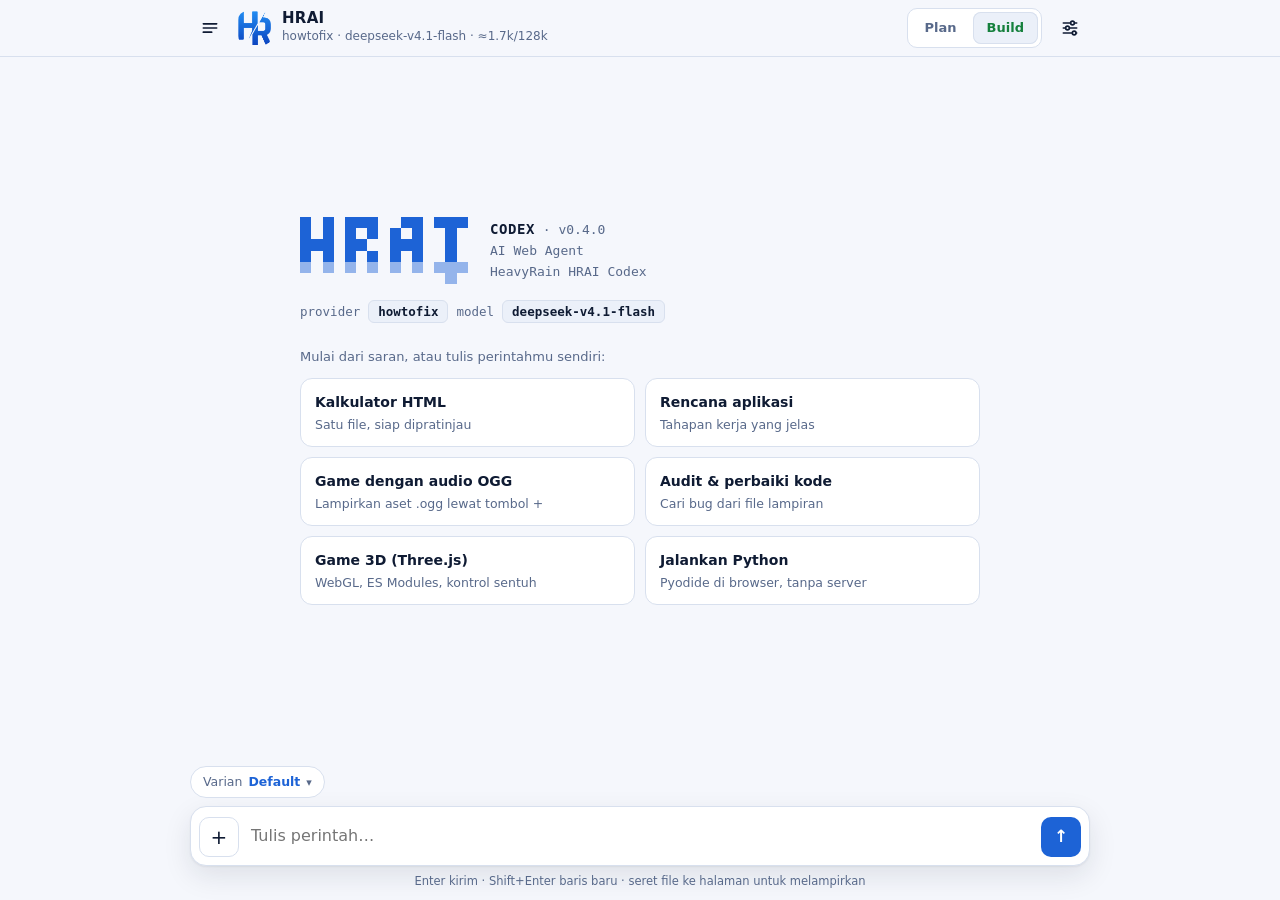
<file: hrai/index.html>
<!doctype html>
<html lang="id"><head><meta charset="utf-8">
<meta name="viewport" content="width=device-width,initial-scale=1,viewport-fit=cover">
<meta name="theme-color" content="#012456"><meta name="mobile-web-app-capable" content="yes">
<link rel="icon" href="icon-192.png" type="image/png"><link rel="apple-touch-icon" href="icon-192.png">
<title>HRAI — AI Web Agent</title>
<style>
:root{--bg:#011a3d;--bg2:#02306e;--panel:rgba(255,255,255,.06);--panel2:rgba(255,255,255,.11);--line:rgba(255,255,255,.13);--fg:#eaf0fc;--dim:#9db0d3;--acc:#4da3ff;--accfg:#04122b;--plan:#f5c542;--build:#4ade80;--err:#ff8a8a;--code:#00122c;--ub:#1f6fe0;color-scheme:dark;box-sizing:border-box;padding-top:env(safe-area-inset-top,0px);padding-bottom:env(safe-area-inset-bottom,0px)}
@media(prefers-color-scheme:light){:root{--bg:#f3f6fc;--bg2:#e2ebfa;--panel:#fff;--panel2:#eaf0fb;--line:#d3deef;--fg:#0f1b33;--dim:#5a6b8c;--acc:#1f6fe0;--accfg:#fff;--plan:#b7791f;--build:#15803d;--err:#c53030;--code:#f1f5fc;color-scheme:light}}
*{box-sizing:inherit}
html,body{height:100%;margin:0;background:var(--bg);color:var(--fg);overscroll-behavior-y:none}
body{display:flex;flex-direction:column;background:linear-gradient(180deg,var(--bg2),var(--bg) 55%);font:15px/1.6 system-ui,-apple-system,"Segoe UI",Roboto,"Helvetica Neue",sans-serif}
button,select,input,textarea{font:inherit;color:inherit}
button{cursor:pointer}
header{display:flex;align-items:center;gap:8px;padding:10px 12px}
.brand{display:flex;align-items:center;gap:10px;flex:1;min-width:0}
.logo{width:34px;height:34px;flex:none;border-radius:10px;background:linear-gradient(135deg,#4da3ff,#1f6fe0);display:grid;place-items:center;font-weight:800;color:#fff;font-size:13px}
.ttl{min-width:0}.ttl b{display:block;font-size:15px;line-height:1.15}
.ttl span{display:block;font-size:11.5px;color:var(--dim);white-space:nowrap;overflow:hidden;text-overflow:ellipsis}
.seg{display:flex;background:var(--panel);border:1px solid var(--line);border-radius:999px;padding:3px}
.seg button{border:0;background:none;border-radius:999px;padding:5px 11px;font-size:12.5px;font-weight:600;color:var(--dim)}
.seg button.on{background:var(--panel2);color:var(--fg)}
#mode[data-m=PLAN] .on{color:var(--plan)}#mode[data-m=BUILD] .on{color:var(--build)}
.ib{border:1px solid var(--line);background:var(--panel);border-radius:999px;padding:6px 11px;font-size:12.5px}
#log{flex:1;overflow-y:auto;padding:8px 14px 16px;display:flex;flex-direction:column;gap:14px}
.u{align-self:flex-end;max-width:85%;background:var(--ub);color:#fff;padding:9px 14px;border-radius:18px 18px 4px 18px;white-space:pre-wrap;word-break:break-word}
.a{white-space:pre-wrap;word-break:break-word}
code{font:.88em ui-monospace,"SF Mono",Menlo,Consolas,monospace}
.a code{background:var(--panel2);padding:1px 6px;border-radius:6px}
pre{position:relative;margin:8px 0;padding:12px;background:var(--code);border:1px solid var(--line);border-radius:12px;overflow-x:auto;white-space:pre;font-size:12.5px;line-height:1.5}
.a pre code{background:none;padding:0}
.cp{position:absolute;right:6px;top:6px;font-size:11px;background:var(--panel2);border:1px solid var(--line);border-radius:8px;padding:2px 8px}
details{align-self:flex-start;max-width:100%;background:var(--panel);border:1px solid var(--line);border-radius:12px;padding:6px 12px;font-size:12.5px;color:var(--dim)}
details[open]{width:100%}summary{cursor:pointer;list-style:none}summary::-webkit-details-marker{display:none}
.th{color:var(--dim);font-size:12.5px;border-left:2px solid var(--line);padding-left:10px;white-space:pre-wrap}.th:empty{display:none}
.er{background:color-mix(in srgb,var(--err) 12%,transparent);border:1px solid color-mix(in srgb,var(--err) 40%,transparent);color:var(--err);padding:8px 12px;border-radius:12px;font-size:13px;word-break:break-word}
.sys{color:var(--dim);font-size:13px}
.hero{margin:auto;text-align:center;padding:24px 6px}
.hero .logo{width:56px;height:56px;border-radius:16px;font-size:20px;margin:0 auto}
.hero h2{font-size:21px;margin:16px 0 6px}.hero p{color:var(--dim);margin:0 0 18px}
.chips{display:flex;flex-wrap:wrap;gap:8px;justify-content:center}
.chips button{background:var(--panel);border:1px solid var(--line);border-radius:999px;padding:8px 14px;font-size:13px}
footer{padding:8px 12px 12px}
.composer{display:flex;align-items:flex-end;gap:8px;background:var(--panel);border:1px solid var(--line);border-radius:26px;padding:6px 6px 6px 16px;box-shadow:0 6px 24px rgba(0,0,0,.18)}
.composer:focus-within{border-color:var(--acc)}
textarea{flex:1;min-height:38px;max-height:30vh;resize:none;background:none;border:0;outline:0;padding:8px 0;font-size:16px;line-height:1.4}
#go{width:38px;height:38px;flex:none;border-radius:50%;border:0;background:var(--acc);color:var(--accfg);font-size:18px;font-weight:700}
dialog{background:var(--bg);color:var(--fg);border:1px solid var(--line);border-radius:22px 22px 0 0;width:100%;max-width:520px;margin:auto auto 0;padding:18px 18px calc(18px + env(safe-area-inset-bottom,0px));max-height:88vh;overflow:auto}
dialog::backdrop{background:rgba(0,10,30,.55);backdrop-filter:blur(3px)}
label{display:block;margin:14px 0 6px;color:var(--dim);font-size:12.5px}
dialog input[type=text],dialog input[type=password],dialog select{width:100%;background:var(--panel);border:1px solid var(--line);border-radius:12px;padding:10px 12px;font-size:16px}
.row{display:flex;gap:8px;margin-top:16px;flex-wrap:wrap}
.btn{background:var(--panel2);border:1px solid var(--line);border-radius:12px;padding:10px 14px;font-weight:600}
#ok{background:var(--acc);color:var(--accfg);border-color:var(--acc)}
.si{display:flex;align-items:center;gap:8px;margin-top:8px;background:var(--panel);border:1px solid var(--line);border-radius:14px;padding:10px 12px}
.si.cur{border-color:var(--acc)}
.st{flex:1;min-width:0;cursor:pointer}.st b{display:block;font-weight:600;white-space:nowrap;overflow:hidden;text-overflow:ellipsis}.st span{font-size:12px;color:var(--dim)}
.pb{right:66px}
.pvf{margin-top:6px;font-size:12.5px;padding:6px 12px}
#dp{width:100%;max-width:none;height:100%;max-height:none;margin:0;padding:0;border:0;border-radius:0;flex-direction:column;overflow:hidden}
#dp[open]{display:flex}
.ph{display:flex;align-items:center;gap:8px;padding:8px 12px;padding-top:calc(8px + env(safe-area-inset-top,0px))}
.ph b{flex:1;min-width:0;white-space:nowrap;overflow:hidden;text-overflow:ellipsis}
#pf{flex:1;border:0;background:#fff;width:100%}
.composer{padding:6px}
textarea{padding:8px 0 8px 4px}
#at{width:38px;height:38px;flex:none;border-radius:50%;border:1px solid var(--line);background:var(--panel2);font-size:20px;line-height:1}
.att{gap:8px;overflow-x:auto;padding:0 4px 8px}
.ch{flex:none;display:flex;align-items:center;gap:6px;max-width:60vw;background:var(--panel);border:1px solid var(--line);border-radius:12px;padding:4px 8px;font-size:12.5px}
.ch img{width:36px;height:36px;object-fit:cover;border-radius:8px}
.ch span{overflow:hidden;text-overflow:ellipsis;white-space:nowrap}
.ch button{border:0;background:none;color:var(--dim);font-size:14px}
.u img{display:block;max-width:100%;max-height:200px;border-radius:10px;margin-bottom:6px}
.u .sys{color:rgba(255,255,255,.75);margin-bottom:4px}
#na{background:var(--acc);color:var(--accfg);border-color:var(--acc)}
#ml{max-height:34vh;overflow-y:auto;margin-top:6px}
#mq{margin-top:8px}
.mi{display:block;width:100%;text-align:left;background:none;border:0;border-bottom:1px solid var(--line);padding:9px 4px;font-size:13px;word-break:break-all}
.mi.on{color:var(--acc);font-weight:600}
.tk{display:flex;align-items:flex-start;gap:10px;color:var(--dim);font-size:13px}
.tk .logo{width:28px;height:28px;border-radius:9px;font-size:10px;animation:pulse 1.5s ease-in-out infinite}
.tl{min-width:0;flex:1}.tr{display:flex;align-items:center;gap:4px;height:32px;padding-top:14px}.tr b{font-weight:600;color:var(--fg)}
.dots i{display:inline-block;width:5px;height:5px;margin-left:3px;border-radius:50%;background:var(--dim);animation:bl 1.2s infinite}
.dots i:nth-child(2){animation-delay:.2s}.dots i:nth-child(3){animation-delay:.4s}
.tt{white-space:pre-wrap;word-break:break-word;font-size:12.5px;border-left:2px solid var(--line);padding-left:10px;margin:2px 0 0}
.tt:empty{display:none}.tt:not(:empty)::after{content:"▍";margin-left:2px;animation:bl 1s steps(1) infinite}
.thw{align-self:flex-start;max-width:100%}.thd summary{color:var(--dim)}
.thx{white-space:pre-wrap;word-break:break-word;margin-top:6px;max-height:40vh;overflow:auto}
@keyframes pulse{0%,100%{transform:scale(1);box-shadow:0 0 0 0 rgba(77,163,255,.55)}50%{transform:scale(1.07);box-shadow:0 0 0 8px rgba(77,163,255,0)}}
@keyframes bl{0%,100%{opacity:.25}50%{opacity:1}}
@media(prefers-reduced-motion:reduce){.tk .logo,.dots i,.tt::after{animation:none}}
.t-kw{color:#c792ea}.t-st{color:#a5e075}.t-nm{color:#f78c6c}.t-fn{color:#82aaff}.t-ty{color:#ffcb6b}.t-cn{color:#ff6e6e}.t-bi{color:#7fdbca}.t-vr{color:#f07178}.t-cm{color:#7f8fb0;font-style:italic}.t-tg{color:#f07178}.t-at{color:#f9b572}.t-jk{color:#89ddff}
@media(prefers-color-scheme:light){.t-kw{color:#7c3aed}.t-st{color:#15803d}.t-nm{color:#c2410c}.t-fn{color:#1d4ed8}.t-ty{color:#a16207}.t-cn{color:#dc2626}.t-bi{color:#0e7490}.t-vr{color:#be123c}.t-cm{color:#64748b}.t-tg{color:#be123c}.t-at{color:#b45309}.t-jk{color:#0369a1}}
.bn{display:flex;flex-wrap:wrap;gap:12px 18px;align-items:center;justify-content:center}
.bn svg{width:180px;height:72px;fill:var(--acc);shape-rendering:crispEdges}
.bn rect{opacity:0;animation:fi .4s ease forwards;animation-delay:calc(var(--i)*45ms)}
.bt{text-align:left;font:13px/1.5 ui-monospace,Menlo,Consolas,monospace;color:var(--dim)}.bt b{color:var(--fg)}
.bi{margin:14px 0 4px;color:var(--dim);font:12.5px ui-monospace,Menlo,Consolas,monospace}.bi b{color:var(--fg);font-weight:600}
.thx.ty::after{content:"▍";margin-left:2px;animation:bl 1s steps(1) infinite}
@keyframes fi{to{opacity:1}}
@media(prefers-reduced-motion:reduce){.bn rect{animation:none;opacity:1}}
@font-face{font-family:"TermF4";src:url([data-uri]) format("truetype");font-display:swap}
:root{--ff:"TermF4",ui-monospace,Menlo,Consolas,monospace;--fm:"TermF4",ui-monospace,Menlo,Consolas,monospace}
:root[data-font=sys]{--ff:system-ui,-apple-system,"Segoe UI",Roboto,sans-serif;--fm:ui-monospace,"SF Mono",Menlo,Consolas,monospace}
body{font-family:var(--ff);font-size:16px}:root[data-font=sys] body{font-size:15px}
code,pre,.bt,.bi{font-family:var(--fm)}pre{font-size:13.5px}
:root[data-theme=terminal]{--bg:#0c0c0c;--bg2:#0c0c0c;--fg:#33ff66;--dim:#1fa83f;--acc:#33ff66;--accfg:#001a08;--plan:#ffd24a;--build:#33ff66;--err:#ff5555;--code:#050505;--line:rgba(51,255,102,.3);--panel:rgba(51,255,102,.06);--panel2:rgba(51,255,102,.13);--ub:#14532d;color-scheme:dark}
:root[data-theme=powershell]{--bg:#012456;--bg2:#012456;--fg:#eeedf0;--dim:#a9b7d0;--acc:#f9f1a5;--accfg:#012456;--plan:#f9f1a5;--build:#3adc5a;--err:#ff6b6b;--code:#011a3d;--line:rgba(238,237,240,.24);--panel:rgba(255,255,255,.05);--panel2:rgba(255,255,255,.1);--ub:#0c4a9e;color-scheme:dark}
:root[data-theme=amber]{--bg:#140d00;--bg2:#140d00;--fg:#ffb000;--dim:#a87400;--acc:#ffb000;--accfg:#140d00;--plan:#ffd166;--build:#ffb000;--err:#ff6b4a;--code:#0c0800;--line:rgba(255,176,0,.3);--panel:rgba(255,176,0,.07);--panel2:rgba(255,176,0,.14);--ub:#5a3a00;color-scheme:dark}
:root[data-theme=dracula]{--bg:#282a36;--bg2:#282a36;--fg:#f8f8f2;--dim:#8b93b8;--acc:#bd93f9;--accfg:#1e1f29;--plan:#f1fa8c;--build:#50fa7b;--err:#ff5555;--code:#1e1f29;--line:rgba(248,248,242,.15);--panel:rgba(255,255,255,.06);--panel2:rgba(255,255,255,.11);--ub:#5c4bb0;color-scheme:dark}
:root[data-theme=nord]{--bg:#2e3440;--bg2:#2e3440;--fg:#d8dee9;--dim:#8f9bb3;--acc:#88c0d0;--accfg:#2e3440;--plan:#ebcb8b;--build:#a3be8c;--err:#bf616a;--code:#242933;--line:rgba(216,222,233,.17);--panel:rgba(255,255,255,.06);--panel2:rgba(255,255,255,.11);--ub:#4c6a8c;color-scheme:dark}
:root[data-theme=gruvbox]{--bg:#282828;--bg2:#282828;--fg:#ebdbb2;--dim:#a89984;--acc:#fabd2f;--accfg:#282828;--plan:#fabd2f;--build:#b8bb26;--err:#fb4934;--code:#1d2021;--line:rgba(235,219,178,.17);--panel:rgba(255,255,255,.06);--panel2:rgba(255,255,255,.11);--ub:#8f5f12;color-scheme:dark}
:root[data-theme=terang]{--bg:#f7f8fb;--bg2:#f7f8fb;--fg:#1a2233;--dim:#5d6b85;--acc:#1f6fe0;--accfg:#ffffff;--plan:#b7791f;--build:#15803d;--err:#c53030;--code:#eef2f9;--line:#d3dbe9;--panel:#ffffff;--panel2:#e9eef8;--ub:#1f6fe0;color-scheme:light}
[data-theme=terminal] *,[data-theme=powershell] *,[data-theme=amber] *{border-radius:0!important}
[data-theme=terminal] .composer,[data-theme=powershell] .composer,[data-theme=amber] .composer{box-shadow:none}
:root:not([data-theme=hrai]) .logo{background:transparent;color:var(--fg)}
[data-theme=terang] .t-kw{color:#7c3aed}[data-theme=terang] .t-st{color:#15803d}[data-theme=terang] .t-nm{color:#c2410c}[data-theme=terang] .t-fn{color:#1d4ed8}[data-theme=terang] .t-ty{color:#a16207}[data-theme=terang] .t-cn{color:#dc2626}[data-theme=terang] .t-bi{color:#0e7490}[data-theme=terang] .t-vr,[data-theme=terang] .t-tg{color:#be123c}[data-theme=terang] .t-cm{color:#64748b}[data-theme=terang] .t-at{color:#b45309}[data-theme=terang] .t-jk{color:#0369a1}
.ac{align-self:stretch;border:1px solid var(--line);background:var(--panel);border-radius:12px;overflow:hidden;font-size:13px}
.ah{display:flex;align-items:center;gap:8px;padding:8px 12px}
.ac.ok .ah,.ac.bad .ah{cursor:pointer}
.av{font-weight:600}.ap{flex:1;min-width:0;color:var(--dim);overflow:hidden;text-overflow:ellipsis;white-space:nowrap}.am{color:var(--dim);font-size:12px;white-space:nowrap}
.ab{margin:0;border:0;border-top:1px solid var(--line);border-radius:0;max-height:15em;overflow:auto}
.ac.ok .ab,.ac.bad .ab{display:none}.ac.ok.open .ab,.ac.bad.open .ab{display:block}
.ac.bad .av{color:var(--err)}
.sp{width:18px;height:18px;flex:none;stroke:var(--acc);stroke-width:2;stroke-linecap:round}
.tk .sp{width:22px;height:22px;margin-top:3px}
.tk .sp.px{stroke:none}
.sp.px .body{animation:pxhop .5s steps(1) infinite}
.sp.px .lA{animation:legA .5s steps(1) infinite}
.sp.px .lB{animation:legB .5s steps(1) infinite}
@keyframes pxhop{0%,100%{transform:translateY(0)}50%{transform:translateY(-1px)}}
@keyframes legA{0%,50%{opacity:1}50.1%,100%{opacity:0}}
@keyframes legB{0%,50%{opacity:0}50.1%,100%{opacity:1}}
@media(prefers-reduced-motion:reduce){.tk .sp.px .body,.tk .sp.px .lA,.tk .sp.px .lB{animation:none}}
.sp g{transform-box:fill-box;transform-origin:center;animation:spin 3.2s linear infinite}
.sp line{animation:ray 1.2s ease-in-out infinite;animation-delay:calc(var(--i)*.12s)}
.ck{width:18px;height:18px;flex:none;fill:none;stroke:var(--build);stroke-width:2.4;stroke-linecap:round;stroke-linejoin:round}.bad .ck{stroke:var(--err)}
.shim,.ac.run .av{background:linear-gradient(90deg,var(--dim) 0%,var(--fg) 50%,var(--dim) 100%);background-size:200% 100%;-webkit-background-clip:text;background-clip:text;color:transparent;animation:shim 1.8s linear infinite}
@keyframes spin{to{transform:rotate(360deg)}}
@keyframes ray{0%,100%{opacity:.2}50%{opacity:1}}
@keyframes shim{from{background-position:200% 0}to{background-position:-200% 0}}
@media(prefers-reduced-motion:reduce){.sp g,.sp line,.sp.px,.shim,.ac.run .av{animation:none}.shim,.ac.run .av{color:var(--fg);background:none}}
#log>*{flex-shrink:0}
#dm{width:100%;max-width:none;height:100%;height:100dvh;max-height:none;margin:0;padding:0;border:0;border-radius:0;flex-direction:column;overflow:hidden}
#dm[open]{display:flex}.ph .btn{padding:8px 10px}
#fmb{flex:1;min-height:0;overflow:auto;display:flex;flex-direction:column}
.fr{display:flex;align-items:center;gap:6px;padding:8px 10px;border-bottom:1px solid var(--line)}
.fn{flex:1;min-width:0;overflow:hidden;text-overflow:ellipsis;white-space:nowrap;cursor:pointer}.fs{color:var(--dim);font-size:12px;white-space:nowrap;cursor:pointer}
.et{display:flex;gap:8px;padding:8px 10px;flex-wrap:wrap}
.ed{flex:1;min-height:0;display:flex;border-top:1px solid var(--line);font:13px/1.5 var(--fm)}
.gt{margin:0;padding:10px 8px;text-align:right;color:var(--dim);background:var(--panel);overflow:hidden;user-select:none;min-width:3.2em;border:0;border-right:1px solid var(--line);border-radius:0;font:inherit}
.ew{position:relative;flex:1;min-width:0}
.eh,.ei{position:absolute;inset:0;margin:0;padding:10px;font:inherit;white-space:pre;tab-size:2;border:0;border-radius:0;min-height:0;max-height:none}
.eh{overflow:hidden;color:var(--fg);background:var(--code)}
.ei{background:transparent;color:transparent;-webkit-text-fill-color:transparent;caret-color:var(--fg);resize:none;outline:0;overflow:auto}
.ar{display:none;gap:8px;padding:8px 12px;border-top:1px solid var(--line)}.ac.open[data-u] .ar{display:flex}
.df{flex:1;min-height:0;overflow:auto;font:12.5px/1.5 var(--fm);white-space:pre}
.df>div{padding:0 10px;min-width:max-content}
.da{background:color-mix(in srgb,var(--build) 20%,transparent)}.dr{background:color-mix(in srgb,var(--err) 20%,transparent)}.dc{color:var(--dim)}.dk{color:var(--dim);text-align:center;background:var(--panel)}
.ibn{align-items:center;gap:8px;padding:6px 12px;background:var(--panel2);border-bottom:1px solid var(--line);font-size:13px}.ibn span{flex:1}.ibn .btn{padding:6px 10px}
#bkg,#rsg{background:var(--acc);color:var(--accfg);border-color:var(--acc)}
.svgc{margin:8px 0;border:1px solid var(--line);border-radius:12px;padding:8px;background:var(--panel)}
.svgc img{display:block;max-width:100%;max-height:60vh;margin:0 auto;background:#fff;border-radius:8px;cursor:zoom-in}
.svga{display:flex;gap:8px;justify-content:flex-end;margin-top:8px;flex-wrap:wrap}
.svgd{margin:6px 0}.svgd summary{cursor:pointer;color:var(--dim);font-size:13px}
.svgw{margin:8px 0}

/* ===================== UI v2: tata letak, tombol, tampilan, responsif ===================== */
:root{--r:14px;--sh:0 10px 34px rgba(0,0,0,.28);--ease:cubic-bezier(.2,.8,.2,1);--gut:clamp(12px,3.6vw,22px);--col:880px}
@media(prefers-color-scheme:light){:root{--sh:0 10px 30px rgba(31,60,110,.14)}}
:root[data-theme=terang]{--sh:0 10px 30px rgba(31,60,110,.14)}
:root[data-theme=terminal],:root[data-theme=powershell],:root[data-theme=amber]{--sh:none}
*{scrollbar-width:thin;scrollbar-color:var(--line) transparent}
html{-webkit-text-size-adjust:100%;-webkit-tap-highlight-color:transparent}
body{height:100dvh}
:root:not([data-theme=terminal]):not([data-theme=amber]):not([data-theme=powershell]) body{background:radial-gradient(900px 420px at 50% -8%,color-mix(in srgb,var(--acc) 13%,transparent),transparent 65%),linear-gradient(180deg,var(--bg2),var(--bg) 55%)}
button{touch-action:manipulation}
button:focus-visible,select:focus-visible,summary:focus-visible,textarea:focus-visible,input:focus-visible{outline:2px solid var(--acc);outline-offset:2px}
/* --- header --- */
header{position:relative;z-index:3;gap:10px;padding:max(10px,env(safe-area-inset-top,0px)) var(--gut) 10px;border-bottom:1px solid var(--line);background:color-mix(in srgb,var(--bg) 78%,transparent);-webkit-backdrop-filter:blur(14px) saturate(1.3);backdrop-filter:blur(14px) saturate(1.3)}
header .ib{flex:none;display:grid;place-items:center;width:42px;height:42px;padding:0;border-radius:13px;color:var(--fg);transition:background .15s,transform .1s}
header .ib:hover{background:var(--panel2)}header .ib:active{transform:scale(.94)}
header .ib svg{display:block}
.logo{width:38px;height:38px;border-radius:12px;box-shadow:0 6px 18px color-mix(in srgb,var(--acc) 35%,transparent);font-size:13px}
.ttl b{font-size:15.5px;letter-spacing:.01em}
.seg{flex:none;gap:2px}
.seg button{min-height:34px;padding:0 14px;transition:background .15s,color .15s}
.seg button.on{box-shadow:0 1px 4px rgba(0,0,0,.22)}
/* --- percakapan --- */
#log{padding:18px max(var(--gut),calc((100% - var(--col))/2)) 22px;gap:18px;overscroll-behavior:contain}
.u{max-width:min(86%,680px);padding:10px 16px;border-radius:20px 20px 6px 20px;box-shadow:0 4px 14px color-mix(in srgb,var(--ub) 38%,transparent)}
.a{line-height:1.68}
pre{border-radius:14px;padding:14px}
.cp{border-radius:9px;padding:3px 9px;transition:background .15s}.cp:hover{background:var(--panel)}
details,.ac,.er,.svgc{border-radius:14px}
.ac{transition:border-color .2s}.ac:hover{border-color:color-mix(in srgb,var(--acc) 35%,var(--line))}
.ah{padding:10px 14px}
.hero{padding:32px 8px}.hero h2{font-size:23px;letter-spacing:.01em}
.hero .logo{width:64px;height:64px;border-radius:20px;font-size:22px;box-shadow:0 14px 40px color-mix(in srgb,var(--acc) 40%,transparent)}
.chips button{min-height:40px;padding:0 16px;transition:background .15s,transform .1s,border-color .15s}
.chips button:hover{background:var(--panel2);border-color:color-mix(in srgb,var(--acc) 40%,var(--line))}.chips button:active{transform:scale(.97)}
.ibn{margin:8px var(--gut) 0;border:1px solid var(--line);border-radius:14px}
/* --- composer --- */
footer{position:relative;padding:6px max(var(--gut),calc((100% - var(--col))/2)) calc(12px + env(safe-area-inset-bottom,0px))}
.composer{gap:6px;padding:6px;border-radius:26px;box-shadow:var(--sh);-webkit-backdrop-filter:blur(12px);backdrop-filter:blur(12px);transition:border-color .15s,box-shadow .15s}
.composer:focus-within{border-color:var(--acc);box-shadow:0 0 0 3px color-mix(in srgb,var(--acc) 20%,transparent),var(--sh)}
textarea{padding:10px 0 10px 4px}
#go,#at{width:44px;height:44px}
#go{box-shadow:0 6px 16px color-mix(in srgb,var(--acc) 38%,transparent);transition:transform .12s,filter .15s}
#go:hover{filter:brightness(1.08)}#go:active,#at:active{transform:scale(.92)}
#at{color:var(--fg);transition:background .15s,transform .12s}#at:hover{background:var(--panel)}
.att{padding:0 6px 8px}
/* --- tombol & isian --- */
.btn{min-height:42px;border-radius:12px;padding:10px 14px;transition:transform .1s,background .15s,border-color .15s,filter .15s}
.btn:hover{filter:brightness(1.1)}.btn:active{transform:scale(.97)}
.btn.pri,#ok,#na,#bkg,#rsg,#hn{background:var(--acc);color:var(--accfg);border-color:var(--acc)}
.btn.dng{color:var(--err);border-color:color-mix(in srgb,var(--err) 40%,var(--line))}
.ph .btn,.pvf,.svga .ib{min-height:0}.ph .btn{min-height:38px}
.ib{transition:background .15s,transform .1s}.ib:active{transform:scale(.96)}
dialog input[type=text],dialog input[type=password],dialog select{border-radius:12px;padding:12px 13px;transition:border-color .15s,box-shadow .15s}
dialog input[type=text]:focus,dialog input[type=password]:focus,dialog select:focus{outline:0;border-color:var(--acc);box-shadow:0 0 0 3px color-mix(in srgb,var(--acc) 22%,transparent)}
/* --- dialog = lembar bawah di HP, kartu di tengah di layar lebar --- */
dialog{border-radius:26px 26px 0 0;border-bottom:0;padding:6px 18px calc(16px + env(safe-area-inset-bottom,0px));max-height:min(90dvh,880px);overscroll-behavior:contain;box-shadow:0 -16px 60px rgba(0,0,0,.4)}
dialog.hb{padding-bottom:0}
dialog::before{content:"";display:block;width:42px;height:4px;border-radius:4px;background:var(--line);margin:6px auto 12px}
#dp::before,#dm::before{display:none}
dialog::backdrop{background:rgba(2,8,24,.6);-webkit-backdrop-filter:blur(4px);backdrop-filter:blur(4px)}
dialog[open]{animation:sheetUp .26s var(--ease)}dialog[open]::backdrop{animation:fadeIn .2s ease}
@keyframes sheetUp{from{opacity:0;transform:translateY(28px)}to{opacity:1;transform:none}}
@keyframes fadeIn{from{opacity:0}to{opacity:1}}
@media(prefers-reduced-motion:reduce){dialog[open],dialog[open]::backdrop{animation:none}.btn,.ib,#go,#at,.chips button{transition:none}}
.dhd{margin-bottom:2px}.dhd h3,dialog>h3{margin:0;font-size:19px;letter-spacing:.01em}
.sec{margin-top:20px}.sec>h4{margin:0 0 2px;font-size:11px;font-weight:700;letter-spacing:.09em;text-transform:uppercase;color:var(--dim)}
.fld{margin-top:12px}.fld>label{margin:0 0 6px}
.rowf{display:flex;gap:8px;align-items:stretch}.rowf>select,.rowf>input{flex:1;min-width:0}
.rowb{display:flex;gap:8px;flex-wrap:wrap;margin-top:8px}.rowb .btn{min-height:36px;padding:7px 12px;font-size:13px}
.grid2{display:grid;grid-template-columns:1fr 1fr;gap:12px}
.sw{display:flex;align-items:center;gap:12px;margin:0;padding:12px 0;color:var(--fg);font-size:14px;border-bottom:1px solid var(--line);cursor:pointer}
.sw span{flex:1;min-width:0;line-height:1.35}
.sw input{appearance:none;-webkit-appearance:none;flex:none;order:2;margin:0;width:46px;height:27px;border-radius:99px;background:var(--panel2);border:1px solid var(--line);position:relative;cursor:pointer;transition:background .18s,border-color .18s}
.sw input::after{content:"";position:absolute;top:2px;left:2px;width:21px;height:21px;border-radius:50%;background:var(--fg);opacity:.8;transition:transform .18s var(--ease),opacity .18s}
.sw input:checked{background:var(--acc);border-color:var(--acc)}
.sw input:checked::after{transform:translateX(19px);background:var(--accfg);opacity:1}
[data-theme=terminal] .sw input::after,[data-theme=powershell] .sw input::after,[data-theme=amber] .sw input::after{border-radius:0}
.bar{position:sticky;bottom:0;z-index:2;margin:18px -18px 0;padding:14px 18px calc(14px + env(safe-area-inset-bottom,0px));background:linear-gradient(to bottom,transparent,var(--bg) 26%);flex-wrap:nowrap}
.bar .btn{flex:1;min-width:0;padding:12px 8px}.bar .pri{flex:1.6}
/* --- pengelola file, riwayat, pratinjau --- */
.ph{gap:8px;padding:calc(10px + env(safe-area-inset-top,0px)) var(--gut) 10px;border-bottom:1px solid var(--line)}
.ph b{font-size:16px}
#dm .ph{flex-wrap:wrap}
.fr{padding:11px var(--gut);transition:background .12s}.fr:hover{background:var(--panel)}
.et{padding:10px var(--gut)}
.si{border-radius:16px;padding:12px 14px;transition:border-color .15s,background .15s}.si:hover{background:var(--panel2)}
/* --- responsif --- */
@media(max-width:560px){#dm .ph b{flex:1 1 100%}#dm .ph .btn{flex:1}}
@media(max-width:420px){.grid2{grid-template-columns:1fr}}
@media(max-width:400px){header .logo{display:none}.seg button{padding:0 11px}}
@media(max-width:340px){header{flex-wrap:wrap}header .seg{order:5;flex:1 0 100%}header .seg button{flex:1}}
@media(max-height:480px){dialog{max-height:96dvh}.hero{padding:10px 8px}}
@media(min-width:720px){
 dialog:not(#dp):not(#dm){margin:auto;border:1px solid var(--line);border-radius:24px;max-width:580px;padding:22px 26px calc(20px + env(safe-area-inset-bottom,0px))}
 dialog.hb:not(#dp):not(#dm){padding-bottom:0}
 dialog:not(#dp):not(#dm)::before{display:none}
 .bar{margin:18px -26px 0;padding:14px 26px calc(14px + env(safe-area-inset-bottom,0px))}
 #dm{width:min(1000px,94vw);height:min(88dvh,860px);margin:auto;border:1px solid var(--line);border-radius:24px}
 .u{max-width:min(78%,680px)}
}

header{padding-left:max(var(--gut),calc((100% - var(--col))/2));padding-right:max(var(--gut),calc((100% - var(--col))/2))}
/* --- statistik token di bawah sesi chat --- */
#tus{margin:0 auto;max-width:var(--col);padding:0 var(--gut) 4px;display:flex;flex-wrap:wrap;gap:6px 14px;align-items:center;font-size:12px;color:var(--dim)}
#tus b{color:var(--fg);font-weight:600}
#tus .tsep{opacity:.5}
/* --- dropdown /tokens & /budget di pengaturan --- */
.tokdrop{border:1px solid var(--line);border-radius:12px;background:var(--panel);overflow:hidden}
.tokdrop>summary{display:flex;align-items:center;gap:8px;padding:11px 13px;cursor:pointer;font-size:14px;font-weight:600;list-style:none}
.tokdrop>summary::-webkit-details-marker{display:none}
.tokdrop>summary::after{content:"▾";margin-left:auto;color:var(--dim);transition:transform .18s var(--ease)}
.tokdrop[open]>summary::after{transform:rotate(180deg)}
.tokdrop .tdb{padding:2px 13px 13px;border-top:1px solid var(--line)}
.tokdrop .sys{margin:8px 0 0}
@media(max-height:720px){.bn svg{width:140px;height:56px}.hero{padding:14px 8px}.hero h2{margin:10px 0 4px}.hero p{margin-bottom:12px}}
@media(max-width:340px){.chips button{min-height:36px;padding:0 12px;font-size:12.5px}.hero .bt{font-size:12px}}

/* ===================== UI v3: tampilan profesional & responsif ===================== */
:root{--ff:system-ui,-apple-system,"Segoe UI",Roboto,"Helvetica Neue",Arial,sans-serif;--fm:ui-monospace,"SF Mono",Menlo,Consolas,"Liberation Mono",monospace;--rs:8px;--rm:12px;--rl:16px;--r:12px;--col:860px;--gut:clamp(14px,4vw,28px);--hh:56px;--sh:0 1px 2px rgba(0,0,0,.22),0 10px 28px rgba(0,0,0,.26);--el:max(var(--gut),env(safe-area-inset-left,0px),calc((100% - var(--col))/2));--er:max(var(--gut),env(safe-area-inset-right,0px),calc((100% - var(--col))/2))}
:root[data-font=f4]{--ff:"TermF4",ui-monospace,Menlo,Consolas,monospace;--fm:"TermF4",ui-monospace,Menlo,Consolas,monospace}
:root[data-theme=hrai]{--bg:#0a1222;--bg2:#0a1222;--surf:#0e182c;--panel:rgba(255,255,255,.045);--panel2:rgba(255,255,255,.085);--line:rgba(158,184,232,.17);--fg:#e8eefb;--dim:#93a4c6;--acc:#5aa9ff;--accfg:#04122b;--code:#060d1b;--ub:#1f5fd1;--plan:#f5c542;--build:#4ade80;--err:#ff8a8a;color-scheme:dark}
@media(prefers-color-scheme:light){:root[data-theme=hrai]{--bg:#f5f7fc;--bg2:#f5f7fc;--surf:#ffffff;--panel:#ffffff;--panel2:#ebf0f9;--line:#d8e0ee;--fg:#0f1b33;--dim:#58698a;--acc:#1d63d6;--accfg:#ffffff;--code:#eef2f9;--ub:#1d63d6;--plan:#b7791f;--build:#15803d;--err:#c53030;--sh:0 1px 2px rgba(15,27,51,.06),0 10px 28px rgba(15,27,51,.10);color-scheme:light}}
:root[data-theme=terang]{--surf:#ffffff}
html,body{background:var(--bg)}
:root:not([data-theme=terminal]):not([data-theme=amber]):not([data-theme=powershell]) body{background:var(--bg)}
body{line-height:1.6;-webkit-font-smoothing:antialiased;text-rendering:optimizeLegibility}

/* --- bar atas --- */
header{position:relative;z-index:3;display:flex;align-items:center;gap:8px;min-height:var(--hh);padding:max(8px,env(safe-area-inset-top,0px)) var(--er) 8px var(--el);background:var(--bg);border-bottom:1px solid var(--line);-webkit-backdrop-filter:none;backdrop-filter:none}
header .ib{width:40px;height:40px;border-radius:10px;border:1px solid transparent;background:transparent}
header .ib:hover{background:var(--panel2);border-color:var(--line)}
.brand{gap:10px}
.logo{width:34px;height:34px;border-radius:9px;box-shadow:none;font-size:12px;letter-spacing:.03em;background:transparent;color:var(--fg);overflow:hidden}
.logo img{width:100%;height:100%;object-fit:contain;display:block}
.ttl b{font-size:15px;font-weight:650;letter-spacing:.02em}
.ttl span{font-size:12px;color:var(--dim)}
.seg{border-radius:10px;padding:3px;background:var(--panel);border:1px solid var(--line)}
.seg button{min-height:32px;padding:0 14px;border-radius:8px;font-size:13px;font-weight:600}
.seg button.on{background:var(--panel2);box-shadow:inset 0 0 0 1px var(--line)}
.ibn{margin:10px var(--er) 0 var(--el);border-radius:var(--rm);background:var(--panel)}

/* --- percakapan --- */
#log{padding:22px var(--er) 26px var(--el);gap:22px}
.u{max-width:min(82%,640px);padding:10px 14px;border-radius:14px 14px 4px 14px;box-shadow:none;font-size:15px;line-height:1.55}
.a{white-space:normal;overflow-wrap:anywhere;word-break:normal;font-size:15px;line-height:1.7}
.a>:first-child{margin-top:0}.a>:last-child{margin-bottom:0}
.a p{margin:.6em 0}
.a h1,.a h2,.a h3,.a h4{margin:1.1em 0 .4em;line-height:1.3;font-weight:650}
.a h1{font-size:19px}.a h2{font-size:17.5px}.a h3{font-size:16px}.a h4{font-size:15px;color:var(--dim)}
.a ul,.a ol{margin:.5em 0;padding-left:1.45em}
.a li{margin:.25em 0}
.a blockquote{margin:.7em 0;padding:.15em 0 .15em 14px;border-left:3px solid var(--line);color:var(--dim)}
.a hr{border:0;border-top:1px solid var(--line);margin:1.1em 0}
.a a{color:var(--acc);text-decoration:underline;text-underline-offset:2px}
.a .tw{overflow-x:auto;margin:.7em 0;border:1px solid var(--line);border-radius:var(--rs)}
.a table{border-collapse:collapse;width:100%;font-size:13.5px}
.a th,.a td{padding:7px 11px;text-align:left;border-bottom:1px solid var(--line);vertical-align:top}
.a th{background:var(--panel);font-weight:650}
.a tr:last-child td{border-bottom:0}
.a code{border-radius:5px}
.a pre{border-radius:10px;padding:38px 14px 14px;font-size:13px;line-height:1.55;margin:.8em 0}
.cp{top:7px;border-radius:6px;padding:3px 9px;font-size:11.5px;background:var(--panel2)}
.cp:hover{border-color:var(--acc)}
details,.ac,.er,.svgc{border-radius:10px}
.ac{background:var(--panel)}
.ah{padding:9px 13px}
.ab{padding:12px 14px;font-size:12.5px}
.er{padding:10px 14px}
.thd summary{padding:2px 0}

/* --- layar awal --- */
.hero{margin:auto;width:100%;max-width:680px;padding:28px 0 12px;text-align:left}
.bn{justify-content:flex-start;gap:14px 22px}
.bn svg{width:168px;height:67px}
.bt{font-size:13px;line-height:1.6;color:var(--dim)}
.bt b{color:var(--fg);font-size:14px;letter-spacing:.04em}
.bi{margin:16px 0 0;display:flex;flex-wrap:wrap;align-items:center;gap:6px 8px;font:12.5px/1.4 var(--fm);color:var(--dim)}
.bi b{color:var(--fg);font-weight:600;background:var(--panel2);border:1px solid var(--line);border-radius:6px;padding:2px 9px;max-width:100%;overflow:hidden;text-overflow:ellipsis;white-space:nowrap}
.hero>p{margin:24px 0 10px;font-size:13px;color:var(--dim)}
.chips{display:grid;grid-template-columns:repeat(2,minmax(0,1fr));gap:10px;justify-content:stretch}
.chips button{display:flex;flex-direction:column;align-items:flex-start;gap:3px;text-align:left;min-height:68px;padding:12px 14px;border-radius:var(--rm);background:var(--panel);border:1px solid var(--line);font-size:13px}
.chips button b{font-size:14px;font-weight:650;color:var(--fg)}
.chips button span{font-size:12.5px;color:var(--dim);line-height:1.4}
.chips button:hover{border-color:var(--acc);background:var(--panel2)}

/* --- statistik token & composer --- */
#tus{flex-wrap:nowrap;overflow-x:auto;white-space:nowrap;scrollbar-width:none;padding:0 var(--er) 6px var(--el);max-width:none;margin:0;font-size:11.5px}
#tus::-webkit-scrollbar{display:none}
#tus>*{flex:none}
footer{padding:8px var(--er) calc(10px + env(safe-area-inset-bottom,0px)) var(--el)}
.composer{gap:8px;padding:8px;border-radius:var(--rl);background:var(--surf,var(--panel));border:1px solid var(--line);box-shadow:var(--sh);-webkit-backdrop-filter:none;backdrop-filter:none;align-items:flex-end}
.composer:focus-within{border-color:var(--acc);box-shadow:0 0 0 3px color-mix(in srgb,var(--acc) 18%,transparent),var(--sh)}
#at,#go{width:40px;height:40px;border-radius:10px}
#at{background:transparent;border:1px solid var(--line);font-size:20px}
#go{box-shadow:none;font-size:17px}
textarea{padding:9px 4px;min-height:40px;line-height:1.45}
.att{padding:0 2px 8px}
.ch{border-radius:var(--rs)}
.hint{display:none;margin-top:6px;text-align:center;font-size:11.5px;color:var(--dim)}
@media(hover:hover) and (pointer:fine){.hint{display:block}}
body.dz::after{content:"Lepaskan file di sini untuk melampirkan (teks, .ogg, gambar)";position:fixed;inset:12px;z-index:60;display:grid;place-items:center;padding:24px;text-align:center;font-size:16px;border:2px dashed var(--acc);border-radius:var(--rl);background:color-mix(in srgb,var(--bg) 90%,transparent);color:var(--fg);pointer-events:none}

/* --- tombol & isian --- */
.btn{min-height:40px;border-radius:10px;font-size:14px;font-weight:600}
.ib{border-radius:10px}
dialog input[type=text],dialog input[type=password],dialog select{background:var(--bg);border-radius:10px}

/* --- dialog: lembar bawah di HP, kartu di layar lebar --- */
dialog{background:var(--surf,var(--bg));border-radius:18px 18px 0 0;box-shadow:0 -12px 48px rgba(0,0,0,.35)}
.dhd h3,dialog>h3{font-size:18px;font-weight:650;letter-spacing:0}
.sec{margin-top:14px;padding:12px 14px 14px;border:1px solid var(--line);border-radius:var(--rm);background:var(--panel)}
.sec>h4{margin:0 0 4px;font-size:13.5px;font-weight:650;letter-spacing:0;text-transform:none;color:var(--fg)}
.sw{padding:11px 0}
.sec .sw:last-child{border-bottom:0}
.tokdrop{background:var(--bg);border-radius:10px}
.bar{background:var(--surf,var(--bg));border-top:1px solid var(--line)}
.si{border-radius:var(--rm)}
@media(min-width:720px){
 dialog:not(#dp):not(#dm){border-radius:16px;box-shadow:var(--sh)}
 #dm{border-radius:16px}
}

/* --- pengelola file --- */
.fn{font-size:14px}
.bv{display:flex;flex-direction:column;align-items:center;gap:14px;padding:24px var(--gut)}
.bv audio{width:min(520px,100%)}
.bv img{max-width:100%;max-height:50vh;border:1px solid var(--line);border-radius:10px;background:var(--panel)}

/* --- responsif --- */
@media(max-width:520px){.chips{grid-template-columns:1fr}.chips button{min-height:60px}.bn svg{width:140px;height:56px}.hero{padding-top:14px}}
@media(max-width:400px){.u{max-width:90%}header .ib{width:38px;height:38px}}
@media(max-height:480px){header{min-height:48px}.hero{padding:8px 0}.hint{display:none!important}}
@media(min-width:1100px){:root{--col:900px}body{font-size:15.5px}}
@media(prefers-reduced-motion:reduce){*{scroll-behavior:auto!important}}

/* ===================== v4: tema baru, warna sintaks per tema, font ===================== */
:root{--skw:#c792ea;--sst:#a5e075;--snm:#f78c6c;--sfn:#82aaff;--sty:#ffcb6b;--scn:#ff6e6e;--sbi:#7fdbca;--svr:#f07178;--scm:#8a99ba;--sat:#f9b572;--sjk:#89ddff;--fs:15px}
@media(prefers-color-scheme:light){:root[data-theme=hrai]{--skw:#7c3aed;--sst:#147b3b;--snm:#c2410c;--sfn:#1d4ed8;--sty:#9b5e07;--scn:#d32424;--sbi:#0e7490;--svr:#be123c;--scm:#64748b;--sat:#ad5009;--sjk:#0369a1;}}
:root[data-theme=terang]{--skw:#7c3aed;--sst:#147b3b;--snm:#c2410c;--sfn:#1d4ed8;--sty:#9b5e07;--scn:#d32424;--sbi:#0e7490;--svr:#be123c;--scm:#64748b;--sat:#ad5009;--sjk:#0369a1;--plan:#94600d;--acc:#1e6bd7;--surf:#ffffff;--sh:0 1px 2px rgba(15,27,51,.06),0 10px 28px rgba(15,27,51,.10)}
@media(prefers-color-scheme:light){:root[data-theme=hrai]{--plan:#94600d}}
:root[data-theme=dracula]{--skw:#ff79c6;--sst:#f1fa8c;--snm:#bd93f9;--sfn:#50fa7b;--sty:#8be9fd;--scn:#bd93f9;--sbi:#8be9fd;--svr:#ffb86c;--scm:#8f9bc7;--sat:#50fa7b;--sjk:#8be9fd;--err:#ff6666;--surf:#31333e}
:root[data-theme=nord]{--skw:#81a1c1;--sst:#a3be8c;--snm:#b48ead;--sfn:#88c0d0;--sty:#ebcb8b;--scn:#b48ead;--sbi:#8fbcbb;--svr:#d08770;--scm:#8e9ab2;--sat:#8fbcbb;--sjk:#88c0d0;--err:#e58a93;--dim:#97a3bb;--surf:#363c48}
:root[data-theme=gruvbox]{--skw:#fb6a55;--sst:#b8bb26;--snm:#d3869b;--sfn:#8ec07c;--sty:#fabd2f;--scn:#d3869b;--sbi:#8ec07c;--svr:#83a598;--scm:#a79a88;--sat:#fabd2f;--sjk:#83a598;--err:#fe6b57;--surf:#313131}
:root[data-theme=terminal]{--surf:#0c0c0c}
:root[data-theme=powershell]{--surf:#012456}
:root[data-theme=amber]{--surf:#140d00}
:root[data-theme=tokyo]{--bg:#1a1b26;--bg2:#1a1b26;--surf:#23242f;--panel:rgba(255,255,255,.05);--panel2:rgba(255,255,255,.09);--line:rgba(192,202,245,.16);--fg:#c0caf5;--dim:#8089b3;--acc:#7aa2f7;--accfg:#16161e;--code:#16161e;--ub:#3d59a1;--plan:#e0af68;--build:#9ece6a;--err:#f7768e;--sh:0 1px 2px rgba(0,0,0,.3),0 10px 28px rgba(0,0,0,.4);color-scheme:dark;--skw:#bb9af7;--sst:#9ece6a;--snm:#ff9e64;--sfn:#7aa2f7;--sty:#e0af68;--scn:#ff757f;--sbi:#7dcfff;--svr:#f7768e;--scm:#7e88b4;--sat:#e0af68;--sjk:#7dcfff;}
:root[data-theme=mocha]{--bg:#1e1e2e;--bg2:#1e1e2e;--surf:#272736;--panel:rgba(255,255,255,.05);--panel2:rgba(255,255,255,.09);--line:rgba(205,214,244,.16);--fg:#cdd6f4;--dim:#9399b2;--acc:#cba6f7;--accfg:#1e1e2e;--code:#181825;--ub:#5f4bb6;--plan:#f9e2af;--build:#a6e3a1;--err:#f38ba8;--sh:0 1px 2px rgba(0,0,0,.3),0 10px 28px rgba(0,0,0,.4);color-scheme:dark;--skw:#cba6f7;--sst:#a6e3a1;--snm:#fab387;--sfn:#89b4fa;--sty:#f9e2af;--scn:#fab387;--sbi:#94e2d5;--svr:#f38ba8;--scm:#8d92ab;--sat:#f9e2af;--sjk:#89dceb;}
:root[data-theme=onedark]{--bg:#282c34;--bg2:#282c34;--surf:#31343c;--panel:rgba(255,255,255,.05);--panel2:rgba(255,255,255,.09);--line:rgba(171,178,191,.16);--fg:#abb2bf;--dim:#8f98a8;--acc:#61afef;--accfg:#21252b;--code:#21252b;--ub:#3a6ea5;--plan:#e5c07b;--build:#98c379;--err:#e8808a;--sh:0 1px 2px rgba(0,0,0,.3),0 10px 28px rgba(0,0,0,.4);color-scheme:dark;--skw:#c678dd;--sst:#98c379;--snm:#d19a66;--sfn:#61afef;--sty:#e5c07b;--scn:#d19a66;--sbi:#56b6c2;--svr:#e06c75;--scm:#8089a0;--sat:#d19a66;--sjk:#56b6c2;}
:root[data-theme=rosepine]{--bg:#191724;--bg2:#191724;--surf:#22202d;--panel:rgba(255,255,255,.05);--panel2:rgba(255,255,255,.09);--line:rgba(224,222,244,.16);--fg:#e0def4;--dim:#908caa;--acc:#ebbcba;--accfg:#191724;--code:#14121f;--ub:#4b3f72;--plan:#f6c177;--build:#9ccfd8;--err:#eb6f92;--sh:0 1px 2px rgba(0,0,0,.3),0 10px 28px rgba(0,0,0,.4);color-scheme:dark;--skw:#c4a7e7;--sst:#f6c177;--snm:#ebbcba;--sfn:#9ccfd8;--sty:#7bb5c8;--scn:#eb6f92;--sbi:#9ccfd8;--svr:#ebbcba;--scm:#8581a0;--sat:#c4a7e7;--sjk:#9ccfd8;}
:root[data-theme=github]{--bg:#0d1117;--bg2:#0d1117;--surf:#171b20;--panel:rgba(255,255,255,.05);--panel2:rgba(255,255,255,.09);--line:rgba(230,237,243,.16);--fg:#e6edf3;--dim:#8b949e;--acc:#58a6ff;--accfg:#0d1117;--code:#010409;--ub:#1f6feb;--plan:#d29922;--build:#3fb950;--err:#ff7b72;--sh:0 1px 2px rgba(0,0,0,.3),0 10px 28px rgba(0,0,0,.4);color-scheme:dark;--skw:#ff7b72;--sst:#a5d6ff;--snm:#79c0ff;--sfn:#d2a8ff;--sty:#ffa657;--scn:#79c0ff;--sbi:#ffa657;--svr:#ffa657;--scm:#8b949e;--sat:#79c0ff;--sjk:#7ee787;}
:root[data-theme=solarized]{--bg:#002b36;--bg2:#002b36;--surf:#0a333e;--panel:rgba(255,255,255,.05);--panel2:rgba(255,255,255,.09);--line:rgba(147,161,161,.16);--fg:#93a1a1;--dim:#80949b;--acc:#4aa3e0;--accfg:#002b36;--code:#00212b;--ub:#1d5f94;--plan:#b58900;--build:#859900;--err:#e5645f;--sh:0 1px 2px rgba(0,0,0,.3),0 10px 28px rgba(0,0,0,.4);color-scheme:dark;--skw:#9aab0d;--sst:#3bb8ae;--snm:#e0703f;--sfn:#4aa3e0;--sty:#d4a017;--scn:#e0703f;--sbi:#3bb8ae;--svr:#e5645f;--scm:#74909a;--sat:#d4a017;--sjk:#4aa3e0;}
:root[data-theme=oled]{--bg:#000000;--bg2:#000000;--surf:#0a0a0a;--panel:rgba(255,255,255,.05);--panel2:rgba(255,255,255,.09);--line:rgba(232,232,234,.20);--fg:#e8e8ea;--dim:#9a9aa3;--acc:#6ea8fe;--accfg:#000000;--code:#0b0b0d;--ub:#1f5fd1;--plan:#f5c542;--build:#4ade80;--err:#ff8a8a;--sh:0 1px 2px rgba(0,0,0,.3),0 10px 28px rgba(0,0,0,.4);color-scheme:dark;--skw:#c792ea;--sst:#a5e075;--snm:#f78c6c;--sfn:#82aaff;--sty:#ffcb6b;--scn:#ff6e6e;--sbi:#7fdbca;--svr:#f07178;--scm:#8a99ba;--sat:#f9b572;--sjk:#89ddff;}
:root[data-theme=latte]{--bg:#eff1f5;--bg2:#eff1f5;--surf:#f8f9fb;--panel:#fbfbfd;--panel2:#e6e9ef;--line:#ccd0da;--fg:#4c4f69;--dim:#636780;--acc:#8839ef;--accfg:#ffffff;--code:#e6e9ef;--ub:#8839ef;--plan:#9a5b00;--build:#2f7d1f;--err:#d20f39;--sh:0 1px 2px rgba(76,79,105,.08),0 10px 28px rgba(76,79,105,.14);color-scheme:light;--skw:#8337e5;--sst:#2b731d;--snm:#aa4407;--sfn:#1a5ae0;--sty:#945700;--scn:#aa4407;--sbi:#127078;--svr:#ca0e37;--scm:#636780;--sat:#8a5200;--sjk:#1a5ae0;}
:root[data-theme=kertas]{--bg:#f4ecd8;--bg2:#f4ecd8;--surf:#faf3e0;--panel:#fbf5e6;--panel2:#ebe0c4;--line:#dccfb4;--fg:#3b3226;--dim:#74634d;--acc:#a8480f;--accfg:#ffffff;--code:#ece2c8;--ub:#a8480f;--plan:#8a5a00;--build:#2f6b2a;--err:#b3261e;--sh:0 1px 2px rgba(60,50,30,.08),0 10px 28px rgba(60,50,30,.14);color-scheme:light;--skw:#7a3b8f;--sst:#3f6b1f;--snm:#a64209;--sfn:#1d5fa8;--sty:#845600;--scn:#a64209;--sbi:#1a6b70;--svr:#a8283a;--scm:#74634d;--sat:#845600;--sjk:#1d5fa8;}
:root[data-theme=synthwave]{--bg:#1b122c;--bg2:#1b122c;--surf:#25193b;--panel:rgba(255,255,255,.055);--panel2:rgba(255,79,216,.13);--line:rgba(255,126,219,.22);--fg:#f5e9ff;--dim:#b59ad6;--acc:#ff4fd8;--accfg:#160924;--code:#130b21;--ub:#8b2fc9;--plan:#fede5d;--build:#36f9f6;--err:#ff5e7e;--sh:0 1px 2px rgba(0,0,0,.35),0 10px 28px rgba(20,5,40,.5);color-scheme:dark;--skw:#ff7edb;--sst:#72f1b8;--snm:#f97e72;--sfn:#36f9f6;--sty:#fede5d;--scn:#fe4450;--sbi:#36f9f6;--svr:#ff7edb;--scm:#9c84bf;--sat:#fede5d;--sjk:#36f9f6;}
:root[data-theme=cyberpunk]{--bg:#0f101a;--bg2:#0f101a;--surf:#171928;--panel:rgba(255,255,255,.05);--panel2:rgba(252,238,10,.11);--line:rgba(0,240,255,.22);--fg:#eef2ff;--dim:#93a0c2;--acc:#fcee0a;--accfg:#0b0c14;--code:#090a12;--ub:#b81d5c;--plan:#fcee0a;--build:#05ffa1;--err:#ff2a6d;--sh:0 1px 2px rgba(0,0,0,.35),0 10px 28px rgba(0,0,0,.5);color-scheme:dark;--skw:#ff2a6d;--sst:#05ffa1;--snm:#fcee0a;--sfn:#00f0ff;--sty:#ff9e64;--scn:#ff2a6d;--sbi:#00f0ff;--svr:#d96bff;--scm:#7b88ab;--sat:#fcee0a;--sjk:#00f0ff;}
:root[data-theme=emerald]{--bg:#091712;--bg2:#091712;--surf:#10231c;--panel:rgba(255,255,255,.05);--panel2:rgba(52,211,153,.11);--line:rgba(110,231,183,.19);--fg:#e3f9ef;--dim:#89b8a4;--acc:#34d399;--accfg:#042016;--code:#06100c;--ub:#0f766e;--plan:#fbbf24;--build:#4ade80;--err:#fb7185;--sh:0 1px 2px rgba(0,0,0,.32),0 10px 28px rgba(0,0,0,.45);color-scheme:dark;--skw:#6ee7b7;--sst:#a7f3d0;--snm:#fbbf24;--sfn:#38bdf8;--sty:#fcd34d;--scn:#fb7185;--sbi:#2dd4bf;--svr:#f472b6;--scm:#6c9c87;--sat:#fbbf24;--sjk:#38bdf8;}
:root[data-theme=ocean]{--bg:#071925;--bg2:#071925;--surf:#0d2536;--panel:rgba(255,255,255,.05);--panel2:rgba(34,211,238,.11);--line:rgba(103,232,249,.19);--fg:#e2f4ff;--dim:#83acc4;--acc:#22d3ee;--accfg:#041e2b;--code:#04111a;--ub:#0369a1;--plan:#fbbf24;--build:#2dd4bf;--err:#fb7185;--sh:0 1px 2px rgba(0,0,0,.32),0 10px 28px rgba(0,0,0,.45);color-scheme:dark;--skw:#7dd3fc;--sst:#5eead4;--snm:#fb923c;--sfn:#38bdf8;--sty:#fde047;--scn:#fb7185;--sbi:#22d3ee;--svr:#f472b6;--scm:#6d94ab;--sat:#fbbf24;--sjk:#67e8f9;}
:root[data-theme=crimson]{--bg:#1a0c11;--bg2:#1a0c11;--surf:#26131a;--panel:rgba(255,255,255,.05);--panel2:rgba(251,113,133,.12);--line:rgba(253,164,175,.20);--fg:#fce7ed;--dim:#c294a2;--acc:#fb7185;--accfg:#240810;--code:#12070b;--ub:#be123c;--plan:#fbbf24;--build:#4ade80;--err:#ff6b81;--sh:0 1px 2px rgba(0,0,0,.35),0 10px 28px rgba(0,0,0,.48);color-scheme:dark;--skw:#fda4af;--sst:#86efac;--snm:#fbbf24;--sfn:#f9a8d4;--sty:#fcd34d;--scn:#fb7185;--sbi:#67e8f9;--svr:#f472b6;--scm:#a37483;--sat:#fdba74;--sjk:#fda4af;}
:root[data-theme=sunset]{--bg:#1e1218;--bg2:#1e1218;--surf:#2b1a22;--panel:rgba(255,255,255,.05);--panel2:rgba(255,123,84,.13);--line:rgba(255,178,107,.21);--fg:#fff0e6;--dim:#c9a197;--acc:#ff7b54;--accfg:#260d06;--code:#140b10;--ub:#c2410c;--plan:#ffd166;--build:#6ee7b7;--err:#ff6b81;--sh:0 1px 2px rgba(0,0,0,.34),0 10px 28px rgba(0,0,0,.46);color-scheme:dark;--skw:#f472b6;--sst:#a7f3d0;--snm:#ffb26b;--sfn:#ff9f68;--sty:#ffd166;--scn:#ff6b81;--sbi:#67e8f9;--svr:#fda4af;--scm:#a6827b;--sat:#ffd166;--sjk:#ffb26b;}
:root[data-theme=sakura]{--bg:#fdf4f7;--bg2:#fdf4f7;--surf:#ffffff;--panel:#fff9fb;--panel2:#f8e3ec;--line:#ecc9d8;--fg:#3a1929;--dim:#7d4c63;--acc:#db2777;--accfg:#ffffff;--code:#f8e8ef;--ub:#be185d;--plan:#a16207;--build:#15803d;--err:#dc2626;--sh:0 1px 2px rgba(131,24,67,.07),0 10px 28px rgba(131,24,67,.11);color-scheme:light;--skw:#be185d;--sst:#15803d;--snm:#c2410c;--sfn:#7c3aed;--sty:#a16207;--scn:#dc2626;--sbi:#0e7490;--svr:#db2777;--scm:#8c5d73;--sat:#b45309;--sjk:#9d174d;}
:root[data-theme=matcha]{--bg:#f2f7f3;--bg2:#f2f7f3;--surf:#ffffff;--panel:#f8fcf9;--panel2:#e1efe5;--line:#c4dccb;--fg:#163020;--dim:#4b6e58;--acc:#15803d;--accfg:#ffffff;--code:#e5f1e8;--ub:#166534;--plan:#a16207;--build:#15803d;--err:#c53030;--sh:0 1px 2px rgba(22,48,32,.07),0 10px 28px rgba(22,48,32,.11);color-scheme:light;--skw:#7c3aed;--sst:#15803d;--snm:#c2410c;--sfn:#0f766e;--sty:#9a5b00;--scn:#c53030;--sbi:#0369a1;--svr:#be123c;--scm:#5c7c68;--sat:#b45309;--sjk:#166534;}
:root[data-theme=sky]{--bg:#f0f7ff;--bg2:#f0f7ff;--surf:#ffffff;--panel:#f7fbff;--panel2:#ddeeff;--line:#c2ddf8;--fg:#0f2942;--dim:#496b8c;--acc:#0369a1;--accfg:#ffffff;--code:#e3f0fd;--ub:#0369a1;--plan:#a16207;--build:#15803d;--err:#dc2626;--sh:0 1px 2px rgba(15,41,66,.07),0 10px 28px rgba(15,41,66,.11);color-scheme:light;--skw:#6d28d9;--sst:#15803d;--snm:#c2410c;--sfn:#0369a1;--sty:#a16207;--scn:#dc2626;--sbi:#0e7490;--svr:#be123c;--scm:#5b7c9c;--sat:#b45309;--sjk:#0369a1;}
:root .t-kw{color:var(--skw)}:root .t-st{color:var(--sst)}:root .t-nm{color:var(--snm)}:root .t-fn{color:var(--sfn)}:root .t-ty{color:var(--sty)}:root .t-cn{color:var(--scn)}:root .t-bi{color:var(--sbi)}:root .t-vr,:root .t-tg{color:var(--svr)}:root .t-cm{color:var(--scm)}:root .t-at{color:var(--sat)}:root .t-jk{color:var(--sjk)}
:root[data-font=inter]{--ff:"Inter",system-ui,-apple-system,"Segoe UI",Roboto,"Helvetica Neue",Arial,sans-serif;--fm:ui-monospace,"SF Mono",Menlo,Consolas,"Liberation Mono",monospace;--fs:15px}
:root[data-font=jakarta]{--ff:"Plus Jakarta Sans",system-ui,-apple-system,"Segoe UI",Roboto,"Helvetica Neue",Arial,sans-serif;--fm:ui-monospace,"SF Mono",Menlo,Consolas,"Liberation Mono",monospace;--fs:15px}
:root[data-font=plex]{--ff:"IBM Plex Sans",system-ui,-apple-system,"Segoe UI",Roboto,"Helvetica Neue",Arial,sans-serif;--fm:ui-monospace,"SF Mono",Menlo,Consolas,"Liberation Mono",monospace;--fs:15px}
:root[data-font=serif]{--ff:"Source Serif 4",Georgia,"Times New Roman",serif;--fm:ui-monospace,"SF Mono",Menlo,Consolas,"Liberation Mono",monospace;--fs:16.5px}
:root[data-font=jbmono]{--ff:"JetBrains Mono",ui-monospace,"SF Mono",Menlo,Consolas,"Liberation Mono",monospace;--fm:"JetBrains Mono",ui-monospace,"SF Mono",Menlo,Consolas,"Liberation Mono",monospace;--fs:14px}
:root[data-font=firacode]{--ff:"Fira Code",ui-monospace,"SF Mono",Menlo,Consolas,"Liberation Mono",monospace;--fm:"Fira Code",ui-monospace,"SF Mono",Menlo,Consolas,"Liberation Mono",monospace;--fs:14px}
:root[data-font=plexmono]{--ff:"IBM Plex Mono",ui-monospace,"SF Mono",Menlo,Consolas,"Liberation Mono",monospace;--fm:"IBM Plex Mono",ui-monospace,"SF Mono",Menlo,Consolas,"Liberation Mono",monospace;--fs:14px}
:root[data-font=f4]{--fs:16px}
body{font-size:var(--fs,15px)}
.u,.a{font-size:var(--fs,15px)}
:root[data-font=serif] .a{line-height:1.75}
:root[data-font=jbmono] .a,:root[data-font=firacode] .a,:root[data-font=plexmono] .a{line-height:1.65}
:root[data-font=firacode] body{font-variant-ligatures:common-ligatures}

.tg{display:flex;flex-direction:column;gap:10px}
.tgh{margin-top:2px;font-size:12px;font-weight:600;color:var(--dim)}
.tgw{display:grid;grid-template-columns:repeat(auto-fill,minmax(98px,1fr));gap:8px}
.tgb{display:flex;flex-direction:column;gap:6px;min-height:0;padding:7px;border:1px solid var(--line);border-radius:10px;background:var(--panel);text-align:left;font-size:12px;line-height:1.25;color:var(--fg);cursor:pointer}
.tgb:hover{border-color:var(--dim)}
.tgb.on{border-color:var(--acc);box-shadow:0 0 0 2px color-mix(in srgb,var(--acc) 30%,transparent)}
.tgp{position:relative;display:block;height:40px;border-radius:6px;background:var(--b);border:1px solid rgba(128,128,128,.3);overflow:hidden}
.tgp::before{content:"";position:absolute;left:6px;top:7px;width:56%;height:6px;border-radius:3px;background:var(--f);opacity:.8}
.tgp::after{content:"";position:absolute;left:6px;bottom:6px;width:30px;height:9px;border-radius:3px;background:var(--a)}
.tgp s{position:absolute;right:6px;bottom:6px;width:16px;height:9px;border-radius:3px;background:var(--p);border:1px solid rgba(128,128,128,.35);text-decoration:none}
.tgn{font-weight:600;overflow:hidden;text-overflow:ellipsis;white-space:nowrap}
.hintp{margin:6px 0 0;font-size:12px;line-height:1.45;color:var(--dim)}

/* ---- varian model ---- */
.vrow{display:flex;padding:0 0 8px}
.vpill{display:inline-flex;align-items:center;gap:6px;min-height:32px;padding:0 12px;border:1px solid var(--line);border-radius:999px;background:var(--panel);color:var(--fg);font-size:12.5px;font-weight:600;line-height:1;cursor:pointer}
.vpill:hover{border-color:var(--acc)}
.vpill span{color:var(--dim);font-weight:500}
.vpill b{color:var(--acc);font-weight:700}
.vpill i{font-style:normal;color:var(--dim);font-size:11px}
.vl{display:flex;flex-direction:column;gap:8px;margin:12px 0}
.vo{display:flex;flex-direction:column;align-items:flex-start;gap:3px;width:100%;min-height:0;padding:12px 14px;border:1px solid var(--line);border-radius:var(--rm);background:var(--panel);text-align:left;color:var(--fg);cursor:pointer}
.vo b{font-size:14px;font-weight:650}
.vo span{font-size:12.5px;line-height:1.4;color:var(--dim);overflow-wrap:anywhere}
.vo:hover{border-color:var(--dim)}
.vo.on{border-color:var(--acc);box-shadow:0 0 0 2px color-mix(in srgb,var(--acc) 28%,transparent)}
.vo.on b::after{content:" ✓";color:var(--acc)}
.vpill.off{opacity:.75;border-style:dashed}
.vpill.off i{font-size:12px}

/* ---- Python / keluaran kode ---- */
.pyo{margin:0;padding:10px 14px;font:12.5px/1.5 var(--fm);white-space:pre-wrap;overflow-wrap:anywhere;max-height:260px;overflow:auto;border:1px solid var(--line);border-radius:10px;background:var(--code);color:var(--fg)}
.pyo[data-ok="0"]{color:var(--err)}
.ac .pyo{border:0;border-top:1px solid var(--line);border-radius:0}
div.pyo{margin:6px 0 10px}
.dlp{display:flex;align-items:center;gap:10px;padding:10px var(--gut);border-bottom:1px solid var(--line);background:var(--panel);font-size:13px}
.dlp span{flex:1;min-width:0;overflow:hidden;text-overflow:ellipsis;white-space:nowrap}
.bv video{max-width:100%;max-height:60vh;border-radius:10px;background:#000}
</style></head>
<body>

<header><button class="ib" id="bh" aria-label="Riwayat" title="Riwayat"><svg viewBox="0 0 24 24" width="20" height="20" fill="none" stroke="currentColor" stroke-width="2" stroke-linecap="round" aria-hidden="true"><path d="M4 7h16M4 12h16M4 17h10"/></svg></button><div class="brand"><div class="logo"><img src="icon-192.png" alt="HRAI" onerror="this.remove();this.parentElement.textContent='HR'"></div><div class="ttl"><b>HRAI</b><span id="sub"></span></div></div><div class="seg" id="mode" role="group" aria-label="Mode kerja"><button data-m="PLAN">Plan</button><button data-m="BUILD">Build</button></div><button class="ib" id="bs" aria-label="Atur" title="Atur"><svg viewBox="0 0 24 24" width="20" height="20" fill="none" stroke="currentColor" stroke-width="2" stroke-linecap="round" aria-hidden="true"><path d="M4 6h8M18 6h2M4 12h2M12 12h8M4 18h10M20 18h0"/><circle cx="15" cy="6" r="2.2"/><circle cx="9" cy="12" r="2.2"/><circle cx="17" cy="18" r="2.2"/></svg></button></header>
<div id="ibn" class="ibn" style="display:none"><span>Pasang HRAI di layar utama</span><button class="btn" id="ibi">Pasang</button><button class="ib" id="ibx" aria-label="Tutup">✕</button></div>
<div id="log"></div>
<div id="tus"></div>
<footer><div id="att" class="att" style="display:none"></div><div class="vrow"><button id="vp" class="vpill" type="button" style="display:none" aria-haspopup="dialog" title="Varian model"></button></div><div class="composer"><button id="at" aria-label="Lampirkan">+</button><textarea id="in" rows="1" placeholder="Tulis perintah…" aria-label="Perintah untuk HRAI"></textarea><button id="go" aria-label="Kirim">↑</button></div><div class="hint">Enter kirim · Shift+Enter baris baru · seret file ke halaman untuk melampirkan</div><input type="file" id="fi" multiple hidden accept="audio/ogg,application/ogg,.ogg,.oga,audio/mpeg,audio/wav,.mp3,.wav,.glb,.bin,.woff,.woff2,.ttf,.otf,image/*,text/*,.json,.js,.ts,.jsx,.tsx,.py,.html,.css,.md,.csv,.xml,.yml,.yaml,.sh,.java,.c,.cpp,.go,.rs,.sql,.log"></footer>
<dialog id="dv" class="hb"><div class="dhd"><h3>Varian model</h3></div><p class="hintp" id="dvi"></p><div id="dvl" class="vl" role="radiogroup" aria-label="Varian model"></div><div class="bar"><button class="btn" id="dvc" type="button">Tutup</button></div></dialog>

<dialog id="ds" class="hb"><div class="dhd"><h3>Pengaturan</h3></div>
<section class="sec"><h4>Provider &amp; model</h4>
<div class="fld"><label>Provider</label><div class="rowf"><select id="sp"></select><button class="btn" id="sn" type="button">+ Baru</button></div><div class="rowb"><button class="btn dng" id="sd" type="button" style="display:none">Hapus provider ini</button><button class="btn" id="sr" type="button" style="display:none">Pulihkan provider bawaan</button></div></div>
<div class="fld"><label>Base URL</label><input type="text" id="su" autocapitalize="off" autocomplete="off" spellcheck="false" inputmode="url"></div>
<div class="fld"><label>Model</label><div class="rowf"><input type="text" id="sm" autocapitalize="off"><button class="btn" id="sf" type="button">Ambil</button></div><div id="mz" style="display:none"><input type="text" id="mq" placeholder="Cari model…" autocapitalize="off"><div id="ms" class="sys"></div><div id="ml"></div></div></div>
<div class="fld"><label>API key (disimpan di perangkat ini saja)</label><input type="password" id="sk" autocomplete="off"></div>
<div class="fld"><label for="svr">Varian (untuk model ini)</label><select id="svr"></select><p class="hintp" id="svh"></p></div><div class="fld"><label for="vf">Format varian (lanjutan)</label><select id="vf"><option value="auto">Otomatis (deteksi dari nama model)</option><option value="effort">reasoning_effort (OpenAI, DeepSeek, gpt-oss)</option><option value="reasoning">reasoning.effort (OpenRouter)</option><option value="off">Nonaktifkan varian</option></select></div><div class="fld"><label>Proxy CORS (opsional; isi jika muncul "Failed to fetch")</label><input type="text" id="sy" autocapitalize="off" autocomplete="off" spellcheck="false" inputmode="url" placeholder="http://127.0.0.1:8787 atau https://nama.akun.workers.dev/TOKEN"></div>
</section>
<section class="sec"><h4>Perilaku agen</h4>
<label class="sw"><input type="checkbox" id="sa"><span>Setujui otomatis tool tulis/edit (mode BUILD)</span></label>
<label class="sw"><input type="checkbox" id="th"><span>Tampilkan proses berpikir (/think on · /think off)</span></label>
<label class="sw"><input type="checkbox" id="wk"><span>Tetap aktif saat layar mati (wake lock + audio senyap)</span></label>
<label class="sw"><input type="checkbox" id="snd"><span>Bunyi singkat saat HRAI selesai bekerja</span></label>
<label class="sw"><input type="checkbox" id="nt"><span>Notifikasi saat AI selesai (saat aplikasi di latar)</span></label>
</section>
<section class="sec"><h4>Tampilan</h4>
<div class="fld"><label>Tema (/theme)</label><select id="tm" hidden></select><div class="tg" id="tg" role="radiogroup" aria-label="Tema"></div></div><div class="fld"><label for="fz">Font (/font)</label><select id="fz"></select><p class="hintp">Font selain Sistem dan Terminal F4 dimuat dari Google Fonts saat dipilih (perlu internet). Tanpa internet, tampilan otomatis memakai font sistem.</p></div>
<details class="tokdrop" id="tokdrop"><summary>⚙️ Batas token (/tokens · /budget)</summary><div class="tdb">
<div class="fld"><label>Batas output (/tokens, 1000–128000)</label><input type="text" id="dtok" inputmode="numeric" autocapitalize="off" placeholder="32000"></div>
<div class="fld"><label>Budget berpikir (/budget, 500–200000, 0 = tanpa batas)</label><input type="text" id="dbud" inputmode="numeric" autocapitalize="off" placeholder="8000"></div>
<div class="rowb"><button class="btn" id="dtokr" type="button">Terapkan</button><button class="btn" id="dtokd" type="button">Reset bawaan</button></div>
<p class="sys" id="dtokm"></p>
</div></details>
</section>
<section class="sec"><h4>Aplikasi &amp; data</h4>
<p class="sys" id="pwt" style="margin:6px 0"></p><button class="btn" id="pwi" type="button" style="display:none">Pasang aplikasi</button>
<div class="fld"><label>Cadangan data</label><button class="btn" id="bkb" type="button">Cadangan &amp; Pulihkan…</button></div>
<div class="row" style="margin-top:0;display:none"><button class="btn" id="bx">Ekspor backup</button><button class="btn" id="bi">Impor backup</button></div><input type="file" id="bj" accept="application/json,.json" hidden>
</section>
<div class="row bar"><button class="btn pri" id="ok">Simpan</button><button class="btn" id="nc">Percakapan baru</button><button class="btn" id="cl">Tutup</button></div></dialog>

<dialog id="dn" class="hb"><div class="dhd"><h3>Tambah provider</h3></div>
<div class="fld"><label>Nama</label><input type="text" id="nn" autocapitalize="off" placeholder="mis. provider-saya"></div>
<div class="fld"><label>Tipe API</label><select id="ntp"><option value="openai">OpenAI-compatible</option><option value="anthropic">Anthropic</option><option value="gemini">Google Gemini</option></select></div>
<div class="fld"><label>Base URL</label><input type="text" id="nu" autocapitalize="off" placeholder="https://api.contoh.com/v1"></div>
<div class="fld"><label>Model (opsional, bisa diambil dari server nanti)</label><input type="text" id="nm" autocapitalize="off"></div>
<div class="fld"><label>API key (opsional)</label><input type="password" id="nk" autocomplete="off"></div>
<div class="row bar"><button class="btn pri" id="na">Tambah</button><button class="btn" id="nx">Batal</button></div></dialog>
<dialog id="dm"><div class="ph"><b id="dmt">File</b><button class="btn" id="fmn">+ Baru</button><button class="btn" id="fmi">Impor</button><button class="btn" id="fmd" title="Unduh video dari URL">⬇ URL</button><button class="btn" id="fmz">ZIP</button><button class="btn" id="fmc">Tutup</button></div><div id="fmb"></div><input type="file" id="fmf" multiple hidden accept=".zip,.ogg,.oga,audio/ogg,audio/mpeg,audio/wav,.mp3,.wav,.glb,.bin,.woff,.woff2,.ttf,.otf,image/gif,image/png,image/jpeg,image/webp,text/*,.json,.js,.ts,.jsx,.tsx,.py,.html,.css,.md,.csv,.xml,.yml,.yaml,.sh,.java,.c,.cpp,.go,.rs,.sql,.log,.txt"></dialog>
<dialog id="db" class="hb"><div class="dhd"><h3>Cadangan &amp; Pulihkan</h3></div>
<p class="sys">Provider dan API key hanya tersimpan di perangkat ini. Cadangan berupa file di perangkatmu; tidak ada yang dikirim ke server mana pun.</p>
<section class="sec"><h4>Buat cadangan</h4>
<label class="sw"><input type="checkbox" id="bk1" checked><span>Provider, API key &amp; pengaturan</span></label>
<label class="sw"><input type="checkbox" id="bk2" checked><span>Percakapan</span></label>
<label class="sw"><input type="checkbox" id="bk3" checked><span>File proyek</span></label>
<div class="fld"><label>Kata sandi (opsional, mengenkripsi file)</label><input type="password" id="bkp" autocomplete="new-password"></div>
<div class="row"><button class="btn pri" id="bkg">Simpan ke perangkat</button></div><p class="sys" id="bkm"></p></section>
<section class="sec"><h4>Pulihkan</h4>
<div class="row" style="margin-top:0"><button class="btn" id="rsb">Pilih file cadangan…</button></div>
<input type="file" id="rsf" accept="application/json,.json" hidden>
<div id="rsx" style="display:none"><p class="sys" id="rsi"></p>
<label class="sw"><input type="checkbox" id="rs1"><span>Provider, API key &amp; pengaturan</span></label>
<label class="sw"><input type="checkbox" id="rs2"><span>Percakapan</span></label>
<label class="sw"><input type="checkbox" id="rs3"><span>File proyek</span></label>
<label class="sw"><input type="checkbox" id="rs4"><span>Timpa data yang ada (bukan gabung)</span></label>
<div class="row"><button class="btn pri" id="rsg">Pulihkan sekarang</button></div></div></section>
<div class="row bar"><button class="btn" id="bkc">Tutup</button></div></dialog>
<dialog id="gv"><div class="ph"><b id="gvt">GIF Viewer</b><button class="btn" id="gvc">Tutup</button></div><div style="display:grid;place-items:center;padding:12px;background:var(--code)"><canvas id="gvcv" style="max-width:100%;max-height:55vh;image-rendering:pixelated"></canvas><img id="gvimg" alt="" style="display:none;max-width:100%;max-height:55vh"></div><div class="et" style="justify-content:center;align-items:center"><button class="btn" id="gvp" style="min-width:52px">⏸</button><button class="btn" id="gvpr">⏮</button><button class="btn" id="gvnx">⏭</button><select id="gvs" style="background:var(--panel);border:1px solid var(--line);border-radius:12px;padding:8px"><option value="1">1×</option><option value="0.5">0.5×</option><option value="2">2×</option><option value="4">4×</option><option value="once">Sekali putar</option></select><span class="sys" id="gvf"></span></div></dialog>
<dialog id="dh" class="hb"><div class="dhd"><h3>Riwayat</h3></div><div id="hl"></div><div class="row bar"><button class="btn pri" id="hn">+ Percakapan baru</button><button class="btn" id="bf">File virtual</button><button class="btn" id="hc">Tutup</button></div></dialog>
<dialog id="dp"><div class="ph"><b id="pt">Pratinjau</b><button class="btn" id="pdl" style="display:none">⬇ PNG</button><button class="btn" id="pr">Muat ulang</button><button class="btn" id="pc">Tutup</button></div><iframe id="pf" sandbox="allow-scripts allow-modals allow-forms allow-pointer-lock allow-downloads" allow="fullscreen; autoplay; gamepad; accelerometer; gyroscope; clipboard-write" allowfullscreen></iframe></dialog>
<script>
const $=s=>document.querySelector(s),LS=localStorage;
const P0=[["howtofix","openai","https://api.howtofix.id/v1","deepseek-v4.1-flash"],["heavyrain","openai","https://gateway.dahono.com/v1","dahono/glm-5.3-flash"],["wusrouter","openai","https://wusrouter.com/v1","uncensored/deepseek-v4.1-flash:free"],["openrouter","openai","https://openrouter.ai/api/v1","deepseek/deepseek-v4-flash"],["bansos","openai","https://api.bansosai.app/v1","deepseek-v4.1-flash"],["experience","openai","https://api.experientiallabs.ai/v1","deepseek-v4.1-flash"],["aivokey","openai","https://api.aivokey.dev/v1","deepseek-v4.1-flash"],["nvidia","openai","https://integrate.api.nvidia.com/v1","nvidia/nemotron-3.5-super-vl-120b-a12b"],["deepseek","openai","https://api.deepseek.com/v1","deepseek-chat"],["groq","openai","https://api.groq.com/openai/v1","openai/gpt-oss-120b"],["openai","openai","https://api.openai.com/v1","gpt-4o-mini"],["anthropic","anthropic","https://api.anthropic.com/v1","claude-sonnet-5-5"],["gemini","gemini","https://generativelanguage.googleapis.com/v1beta","gemini-2.5-flash"]];
let C=JSON.parse(LS["hrai.cfg"]||"null")||{provider:"howtofix",mode:"BUILD",auto:false,p:{}};
let S=JSON.parse(LS["hrai.sess"]||"{}"),cur=LS["hrai.cur"]||null,ctrl=null,H=[];
if(!cur&&LS["hrai.chat"]){try{const o=JSON.parse(LS["hrai.chat"]);if(o.length){cur="s"+Date.now().toString(36);S[cur]={id:cur,title:(o.find(m=>m.role==="user")?.content||"Percakapan").slice(0,48),ts:Date.now(),H:o};LS["hrai.sess"]=JSON.stringify(S);LS["hrai.cur"]=cur}}catch{}LS.removeItem("hrai.chat")}
if(cur&&S[cur])H=S[cur].H;else cur=null;
const PL=()=>P0.filter(x=>!(C.hide||[]).includes(x[0])).concat(Object.entries(C.custom||{}).map(([k,v])=>[k,v[0],v[1],v[2]]));
const prov=id=>{const d=PL().find(x=>x[0]===id)||PL()[0]||P0[0];return Object.assign({id:d[0],type:d[1],url:d[2],model:d[3],key:""},C.p[d[0]]||{})};
const saveC=()=>LS["hrai.cfg"]=JSON.stringify(C);
const saveH=()=>{if(!H.length)return;if(!cur)cur="s"+Date.now().toString(36);const o=S[cur];S[cur]={id:cur,title:o?o.title:(H.find(m=>m.role==="user")?.content||"Percakapan").slice(0,48),ts:Date.now(),H};saveS(cur);LS["hrai.cur"]=cur;modeUI()};
let FSC={},IDBOK=true,WTSIG=null;
/* ---- aset biner (audio .ogg, gambar): disimpan sebagai data URL base64 di penyimpanan virtual ---- */
const BINRE=/^data:[\w.+-]+\/[\w.+-]+(?:;[\w=.+-]+)*;base64,/i,isBin=v=>typeof v==="string"&&BINRE.test(v);
const binMime=v=>{const m=/^data:([^;,]+)/i.exec(v||"");return m?m[1].toLowerCase():""};
const binSize=v=>{const br=bigRef(v);if(br)return br.size;const i=v.indexOf(","),n=v.length-i-1,p=v.endsWith("==")?2:v.endsWith("=")?1:0;return Math.max(0,Math.floor(n*3/4)-p)};
const fmtB=n=>n<1024?n+" B":n<1048576?(n/1024).toFixed(1)+" KB":(n/1048576).toFixed(1)+" MB";
const u2b=v=>ub(v.slice(v.indexOf(",")+1)),u2blob=v=>new Blob([u2b(v)],{type:binMime(v)||"application/octet-stream"});
const BM={mp4:"video/mp4",m4v:"video/mp4",webm:"video/webm",mov:"video/quicktime",mkv:"video/x-matroska",ogv:"video/ogg",ogg:"audio/ogg",oga:"audio/ogg",mp3:"audio/mpeg",wav:"audio/wav",glb:"model/gltf-binary",bin:"application/octet-stream",woff:"font/woff",woff2:"font/woff2",ttf:"font/ttf",otf:"font/otf",gif:"image/gif",png:"image/png",jpg:"image/jpeg",jpeg:"image/jpeg",webp:"image/webp"};
const bmOf=n=>BM[String(n).split(".").pop().toLowerCase()]||"";
const isOgg=b=>b.length>4&&b[0]===79&&b[1]===103&&b[2]===103&&b[3]===83;
const isOggFile=f=>/\.(ogg|oga)$/i.test(f.name)||/^(audio|application)\/ogg$/i.test(f.type||""),isAssetFile=f=>!!bmOf(f.name)&&!/^image\//.test(f.type||"");
const fico=v=>isBin(v)?(/^data:audio\//i.test(v)?"♪ ":/^data:video\//i.test(v)?"▶ ":"▣ "):"";
const binNote=(p,v)=>{const mt=binMime(v);if(/^video\//.test(mt))return"["+p+" · aset video "+mt+" · "+fmtB(binSize(v))+(bigRef(v)?" (disimpan terpisah karena besar)":"")+" — file biner, isinya tidak bisa dibaca. Rujuk lewat path-nya, mis. <video src=\""+p+"\">."+(bigRef(v)?" File >10 MB tidak dimuat otomatis di pratinjau.":" Pratinjau HRAI memuatnya otomatis.")+"]";return/^audio\//.test(mt)?"["+p+" · aset audio "+mt+" · "+fmtB(binSize(v))+" — file biner, isinya tidak bisa dibaca sebagai teks. Panggil lewat path-nya di kode, mis. new Audio(\""+p+"\") atau <audio src=\""+p+"\">; pratinjau HRAI memuatnya otomatis.]":"["+p+" · aset biner "+(mt||"?")+" · "+fmtB(binSize(v))+" — tidak bisa dibaca sebagai teks]"};
const sj=s=>{try{return JSON.parse(s||"{}")}catch{return{}}},vj=s=>{s=s||"{}";try{JSON.parse(s);return s}catch{return"{}"}};
const keyless=p=>p.id==="ollama"||!!(C.custom||{})[p.id]||/^https?:\/\/(localhost|127\.0\.0\.1|\[::1\]|192\.168\.|10\.)/i.test(p.url||"");
/* ---- file besar (video dll., maks 100 MB): isi disimpan sebagai Blob di IndexedDB (store "blobs"); daftar file hanya memegang rujukan kecil ---- */
const MAXF=100*1048576,INLINE_MAX=10*1048576,BREC={},EXTMIME={"video/mp4":"mp4","video/webm":"webm","video/quicktime":"mov","video/x-matroska":"mkv","video/ogg":"ogv","audio/mpeg":"mp3","audio/ogg":"ogg","audio/wav":"wav"};
let LASTSKIP=[],DLAC=null,DLB=false;
const bigRef=v=>{const m=typeof v==="string"&&/^data:[^;,]+;hrai=([a-z0-9]+)\.(\d+);base64,$/i.exec(v);return m?{id:m[1],size:+m[2]}:null};
const blobPut=(id,b)=>DB.then(d=>new Promise((ok,no)=>{const t=d.transaction("blobs","readwrite");t.objectStore("blobs").put(b,id);t.oncomplete=()=>ok();t.onerror=()=>no(t.error);t.onabort=()=>no(t.error||new Error("transaksi dibatalkan"))}));
const blobGet=id=>DB.then(d=>new Promise((ok,no)=>{const q=d.transaction("blobs").objectStore("blobs").get(id);q.onsuccess=()=>ok(q.result||null);q.onerror=()=>no(q.error)}));
const blobKeys=()=>DB.then(d=>new Promise((ok,no)=>{const q=d.transaction("blobs").objectStore("blobs").getAllKeys();q.onsuccess=()=>ok(q.result);q.onerror=()=>no(q.error)}));
async function bigStore(blob,mime){if(!IDBOK)throw new Error("Penyimpanan browser (IndexedDB) tidak tersedia, jadi file besar tidak bisa disimpan.");if(blob.size>MAXF)throw new Error("Ukuran "+fmtB(blob.size)+" melebihi batas 100 MB.");
 try{const e=navigator.storage&&navigator.storage.estimate&&await navigator.storage.estimate();if(e&&e.quota&&e.quota-(e.usage||0)<blob.size*1.1+2e7)throw new Error("Ruang penyimpanan browser tidak cukup (sisa "+fmtB(Math.max(0,e.quota-(e.usage||0)))+").")}catch(x){if(/Ruang penyimpanan/.test(x.message))throw x}
 const id=(Date.now().toString(36)+Math.random().toString(36).slice(2,8)).replace(/[^a-z0-9]/g,""),m=mime||blob.type||"application/octet-stream";BREC[id]=Date.now();
 try{await blobPut(id,new Blob([blob],{type:m}))}catch(e){delete BREC[id];throw new Error("Gagal menyimpan ke penyimpanan browser: "+((e&&e.name)||"error")+(e&&e.name==="QuotaExceededError"?" (kuota penuh)":""))}
 return"data:"+m+";hrai="+id+"."+blob.size+";base64,"}
async function blobOf(v){const r=bigRef(v);if(!r)return u2blob(v);const b=await blobGet(r.id);if(!b)throw new Error("Data file tidak ditemukan di penyimpanan browser (mungkin sudah dibersihkan).");return b}
async function blobGc(){try{const keys=await blobKeys();if(!keys.length)return 0;const ref=new Set(),add=v=>{const b=bigRef(v);if(b)ref.add(b.id)};Object.values(FSC).forEach(add);UL.forEach(r=>{add(r.a);add(r.b)});let n=0;for(const k of keys){if(ref.has(k)||(BREC[k]&&Date.now()-BREC[k]<12e4))continue;await idbDel("blobs",k);n++}return n}catch{return 0}}
async function blobFix(){try{const keys=new Set(await blobKeys()),f=FS();let ch=0;for(const k of Object.keys(f)){const r=bigRef(f[k]);if(r&&!keys.has(r.id)){delete f[k];ch++}}if(ch){setFS(f);note(ch+" file besar dihapus dari daftar karena datanya tidak ada di penyimpanan browser.")}await blobGc()}catch{}}
const safeName=n=>String(n||"").replace(/\\/g,"/").split("/").map(x=>x.replace(/[:*?"<>|\u0000-\u001f]/g,"_").trim()).filter(x=>x&&x!=="."&&x!=="..").join("/").slice(0,160);
const dlName=u=>{let n="";try{n=decodeURIComponent(new URL(u).pathname.split("/").pop()||"")}catch{}return safeName(n)||"video.mp4"};
async function dlFile(url,name,o){o=o||{};url=String(url||"").trim();if(!/^https?:\/\//i.test(url))url="https://"+url;try{new URL(url)}catch{throw new Error("URL tidak valid.")}
 const bm=blockMinor(url);if(bm)throw new Error(bm);
 const p=prov(C.provider);let r;
 try{r=await pf(p,url,{signal:o.signal,headers:{Accept:"video/*,audio/*,application/octet-stream;q=0.9,*/*;q=0.5"},referrerPolicy:"no-referrer"})}catch(e){if(e&&e.name==="AbortError")throw new Error("Unduhan dibatalkan.");throw new Error("Gagal terhubung ("+(e&&e.message||e)+"). Biasanya server tidak mengizinkan CORS: isi Proxy CORS di Pengaturan, atau pakai tautan dari server yang mengizinkan CORS.")}
 if(!r.ok)throw new Error("Server menjawab HTTP "+r.status+".");
 const ct=(r.headers.get("content-type")||"").split(";")[0].trim().toLowerCase();
 if(/^(text\/|application\/(json|xml|xhtml))/.test(ct))throw new Error("URL ini mengarah ke halaman atau teks ("+ct+"), bukan file video langsung. Pakai tautan langsung ke file .mp4 atau .webm.");
 const len=+r.headers.get("content-length")||0;if(len>MAXF)throw new Error("Ukuran "+fmtB(len)+" melebihi batas 100 MB.");
 const ch=[];let got=0;
 if(r.body&&r.body.getReader){const rd=r.body.getReader();try{for(;;){const{done,value}=await rd.read();if(done)break;got+=value.length;if(got>MAXF){try{await rd.cancel()}catch{}throw new Error("File melebihi batas 100 MB (dihentikan di "+fmtB(got)+").")}ch.push(value);if(o.onProgress)o.onProgress(got,len)}}catch(e){if(e&&e.name==="AbortError")throw new Error("Unduhan dibatalkan.");throw e}}
 else{const b=await r.blob();if(b.size>MAXF)throw new Error("Ukuran "+fmtB(b.size)+" melebihi batas 100 MB.");ch.push(b);got=b.size}
 if(!got)throw new Error("File kosong (0 byte).");
 let nm=safeName(name)||dlName(url);const byName=bmOf(nm),mime=/^(video|audio|image)\//.test(ct)?ct:(byName||(ct&&!/octet-stream/.test(ct)?ct:"")||"application/octet-stream");
 if(!byName&&EXTMIME[mime])nm+="."+EXTMIME[mime];
 const fs0=FS();let fin=nm,i=2;while(hasF(fs0,fin)){fin=nm.replace(/(\.[^./]+)?$/,"-"+i+"$1");i++}
 const blob=new Blob(ch,{type:mime}),val=blob.size>INLINE_MAX?await bigStore(blob,mime):"data:"+mime+";base64,"+bs(new Uint8Array(await blob.arrayBuffer()));
 const fs=FS();rec(fin,null,val,"unduh");fs[fin]=val;setFS(fs);return{name:fin,size:blob.size,mime,big:blob.size>INLINE_MAX}}
async function readBin(file){const m=bmOf(file.name),head=new Uint8Array(await file.slice(0,8).arrayBuffer());if(m==="audio/ogg"&&!isOgg(head))throw new Error(file.name+" bukan file OGG yang valid");if(file.size>INLINE_MAX)return bigStore(file,m);return"data:"+m+";base64,"+bs(new Uint8Array(await file.arrayBuffer()))}
const audDur=d=>new Promise(ok=>{let u="";try{u=URL.createObjectURL(d instanceof Blob?d:u2blob(d))}catch{return ok(0)}const a=new Audio(),end=v=>{clearTimeout(t);a.onloadedmetadata=a.onerror=null;URL.revokeObjectURL(u);ok(v)},t=setTimeout(()=>end(0),3000);a.preload="metadata";a.onloadedmetadata=()=>end(isFinite(a.duration)?a.duration:0);a.onerror=()=>end(0);a.src=u});
const FS=()=>Object.assign({},FSC),setFS=f=>{const o=FSC;FSC=f;persistFS(o,f);for(const k in o)if(bigRef(o[k])&&!(k in f&&f[k]===o[k])){setTimeout(blobGc,1500);break}};

/* ---- tools (penyimpanan virtual; tanpa shell) ---- */
const TL=[["list","Daftar semua file",{}],["read","Baca isi file",{path:1}],["write","Buat/timpa file",{path:1,content:1}],["edit","Ganti satu teks persis di file",{path:1,old:1,new:1}],["grep","Cari teks di semua file",{pattern:1}],["web_search","Cari di internet (hasil: judul, URL, ringkasan). Untuk info terkini/fakta",{query:1}],["open_url","Buka sebuah URL dan baca isi halamannya sebagai teks",{url:1}],["show_image","Tampilkan gambar/foto dari URL internet ke chat (URL langsung ke file .jpg/.png/.webp/.gif, bukan halaman web)",{url:1,name:1}]];
TL.push(["run_python","Jalankan kode Python di browser (Pyodide/WebAssembly; butuh internet saat pertama kali memuat). File virtual tersedia di direktori kerja, dan file baru atau berubah disimpan balik. Paket bawaan Pyodide (numpy, pandas, matplotlib, scipy, pillow, sympy, dll.) dimuat otomatis dari import. Untuk grafik: matplotlib.use('Agg') lalu plt.savefig('grafik.png'). Tidak ada input(), soket, atau subprocess. Batas waktu 60 detik.",{code:1}]);
TL.push(["run_node","Jalankan kode Node.js / JavaScript di browser (Web Worker dengan emulasi modul Node: fs, fs/promises, path, buffer, process, crypto, events, url, util, os, assert, querystring, timers). Mendukung require() (termasuk file .js/.json di penyimpanan virtual), top-level await, serta import paket npm ESM via CDN (esm.sh, butuh internet). File virtual tersedia di direktori kerja, dan file baru atau berubah disimpan balik. Tidak ada child_process, soket server, atau paket native C++. Batas waktu 60 detik.",{code:1}]);
TL.push(["download_video","Unduh file video dari URL langsung (mp4/webm/dll.) ke penyimpanan virtual. Maks 100 MB. Harus tautan langsung ke file, bukan halaman YouTube/TikTok dll. Server harus mengizinkan CORS (atau pengguna mengisi Proxy CORS di Pengaturan). File >10 MB disimpan terpisah: tidak bisa dibaca atau diedit, hanya dirujuk lewat path-nya.",{url:1,name:1}]);
const sch=p=>{const k=Object.keys(p);return k.length?{type:"object",properties:Object.fromEntries(k.map(x=>[x,{type:"string"}])),required:k}:undefined};
const T_OA=TL.map(([n,d,p])=>({type:"function",function:{name:n,description:d,parameters:sch(p)||{type:"object",properties:{}}}}));
const T_AN=TL.map(([n,d,p])=>({name:n,description:d,input_schema:sch(p)||{type:"object",properties:{}}}));
const T_GM=TL.map(([n,d,p])=>({name:n,description:d,parameters:sch(p)}));
/* garis merah mutlak: konten seksual yang melibatkan anak di bawah umur — ditolak di level tool */
const MNR=/\banak\b|\bchild\b|\bkids?\b|\bbocil\b|\bbocah\b|\babg\b|\bremaja\b|\bteens?\b|\bunderage\b|\bpelajar\b|\bsiswa\b|\bsiswi\b|\b(?:sd|smp|sma)\b|\bloli\b|\bshota\b|\bjunior\b|\b(?:little|small|young)\s+(?:girl|boy)s?\b|\b1[0-7]\s*(?:th|tahun|years?|yrs?|yo)\b/i;
const SEX=/\b(?:seks|sex|porn(?:o|hub)?|bokep|nude|bugil|telanjang|ngentot|memek|kontol|toket|tetek|xxx|sange|mesum|hentai|erotis|erotic|naked|xnxx|xvideos|xhamster|onlyfans)\b|nsfw/i;
const blockMinor=t=>(MNR.test(t)&&SEX.test(t))||/\b(?:video|vidio|foto)\W{0,3}(?:sd|smp|sma)\b/i.test(t)?"DITOLAK: konten seksual yang melibatkan anak di bawah umur / pelajar dilarang keras dan tidak akan dibantu.":"";
/* verifikasi 18+ on-demand: hanya muncul saat permintaan terdeteksi dewasa; minor tetap blok mutlak */
function verified(){try{const g=JSON.parse(LS["hrai.gate"]||"null");return!!(g&&g.v===2)}catch(e){return false}}
function needAdult(t){return!!t&&SEX.test(t)&&!MNR.test(t)}
const GSTYLE="#gatem{position:fixed;inset:0;z-index:999999;background:rgba(5,8,12,.82);color:#cfe0ff;font-family:ui-monospace,SFMono-Regular,monospace;display:grid;place-items:center;padding:16px}#gatem .gc{position:relative;max-width:430px;width:100%;background:#0a1a30;border:1px solid #1c3a66;border-radius:14px;padding:22px 20px;box-shadow:0 12px 40px rgba(0,0,0,.6)}#gatem h1{margin:0;font-size:18px;color:#7aa7ff;letter-spacing:.1em}#gatem .gsub{margin:4px 0 12px;font-size:11px;color:#5f7fae}#gatem p{font-size:12.5px;line-height:1.55;color:#9db4d8;margin:8px 0}#gatem label{display:flex;gap:8px;align-items:flex-start;font-size:12.5px;color:#cfe0ff;margin:10px 0;cursor:pointer}#gatem input{background:#050b16;border:1px solid #1c3a66;color:#cfe0ff;border-radius:8px;padding:9px 10px;font-size:14px;width:100%;box-sizing:border-box}#gatem input[type=checkbox]{width:auto;accent-color:#7aa7ff;margin-top:2px}#gatem .cap{display:flex;gap:8px;align-items:center;margin:12px 0 0}#gatem canvas{border-radius:8px;background:#050b16;border:1px solid #1c3a66}#gatem button{background:#12264d;border:1px solid #1c3a66;color:#cfe0ff;border-radius:8px;padding:9px 12px;font-size:13px;cursor:pointer}#gatem .go{width:100%;background:#7aa7ff;color:#050b16;font-weight:700;margin-top:14px;border:0}#gatem .err{color:#ff8f8f;font-size:12px;min-height:16px;margin-top:8px}#gatem .gx{position:absolute;top:8px;right:12px;color:#5f7fae;font-size:18px;cursor:pointer;padding:4px;line-height:1}";
function gateAdult(){return new Promise(ok=>{
 if(document.getElementById("gatem"))return ok(false);
 if(!document.getElementById("gatem-st")){const s=document.createElement("style");s.id="gatem-st";s.textContent=GSTYLE;document.head.appendChild(s)}
 const d=document.createElement("div");d.id="gatem";
 d.innerHTML='<div class="gc"><span class="gx" id="gmx" title="Batal">✕</span><h1>VERIFIKASI 18+</h1><p class="gsub">Permintaan ini terdeteksi memuat konten dewasa.</p><p>Konten ini hanya untuk orang dewasa. Verifikasi diperlukan satu kali per perangkat.</p><label><input type="number" id="gy2" inputmode="numeric" placeholder="Tahun kelahiran (mis. 1998)"></label><label><input type="checkbox" id="gc19"> Saya berumur <b>18 tahun atau lebih</b>.</label><div class="cap"><canvas id="gv2" width="150" height="48"></canvas><button id="gr2" type="button" title="Kode baru">↻</button></div><input id="gi2" placeholder="Ketik kode di gambar" autocomplete="off"><button class="go" id="gb2" type="button">Verifikasi &amp; Lanjut</button><p class="err" id="ge2"></p></div>';
 document.body.appendChild(d);
 const q=s=>d.querySelector(s),CV=q("#gv2"),CX=CV.getContext("2d"),CH="ABCDEFGHJKLMNPQRSTUVWXYZ23456789";let CODE="";
 const draw=()=>{CODE="";for(let i=0;i<5;i++)CODE+=CH[Math.floor(Math.random()*CH.length)];CX.fillStyle="#050b16";CX.fillRect(0,0,150,48);for(let i=0;i<7;i++){CX.strokeStyle="rgba(122,167,255,.18)";CX.beginPath();CX.moveTo(Math.random()*150,Math.random()*48);CX.bezierCurveTo(Math.random()*150,Math.random()*48,Math.random()*150,Math.random()*48,Math.random()*150,Math.random()*48);CX.stroke()}for(let i=0;i<28;i++){CX.fillStyle="rgba(122,167,255,.25)";CX.fillRect(Math.random()*150,Math.random()*48,2,2)}for(let i=0;i<5;i++){CX.save();CX.translate(16+i*29,26+Math.random()*8-4);CX.rotate((Math.random()*40-20)*Math.PI/180);CX.font="bold "+(24+Math.floor(Math.random()*8))+"px ui-monospace,monospace";CX.fillStyle=["#7aa7ff","#9db8ff","#5f9de0","#b7c9ff"][i%4];CX.fillText(CODE[i],-8,8);CX.restore()}};
 const done=r=>{d.remove();ok(r)};
 draw();q("#gr2").onclick=draw;q("#gmx").onclick=()=>done(false);
 q("#gb2").onclick=()=>{const e=q("#ge2"),y=q("#gy2").value.trim(),c=q("#gi2").value.trim().toUpperCase();e.textContent="";
  if(!/^\d{4}$/.test(y)||+y<1900||+y>new Date().getFullYear()){e.textContent="Isi tahun kelahiran yang valid (4 angka).";draw();return}
  if(new Date().getFullYear()-+y<18){e.textContent="Anda belum memenuhi syarat usia (18+).";draw();return}
  if(!q("#gc19").checked){e.textContent="Centang pernyataan 18+ terlebih dahulu.";draw();return}
  if(c!==CODE){e.textContent="Kode captcha salah. Kode baru dibuat.";q("#gi2").value="";draw();return}
  try{localStorage.setItem("hrai.gate",JSON.stringify({v:2,ts:Date.now(),y:+y}))}catch(x){}
  done(true)};
 q("#gi2").addEventListener("keydown",ev=>{if(ev.key==="Enter")q("#gb2").click()})})}
const EXE={
 download_video:async a=>{if(DLAC||DLB)return"ERROR: unduhan lain masih berjalan.";const u=String(a&&a.url||"").trim();if(!u)return"ERROR: butuh url.";DLAC=new AbortController();if(WTSIG)WTSIG.addEventListener("abort",()=>{try{if(DLAC)DLAC.abort()}catch{}},{once:true});
 try{const r=await dlFile(u,a&&a.name,{signal:DLAC.signal});return"OK · "+r.name+" · "+fmtB(r.size)+" · "+r.mime+(r.big?" · disimpan terpisah (besar; tidak bisa dibaca, rujuk lewat path-nya)":"")+"\n[file disimpan: "+r.name+"]"}catch(e){return"ERROR: "+(e.message||e)}finally{DLAC=null}},
 run_python:async a=>{const code=String(a&&a.code||"");if(!code.trim())return"ERROR: butuh code (kode Python).";if(WTSIG)WTSIG.addEventListener("abort",()=>pyStop("Dihentikan pengguna"),{once:true});try{const r=await pyRun(code,{}),ch=pyApply(r);return pyFmt(r,ch,true)}catch(e){return"ERROR: "+(e.message||e)}},
 run_node:async a=>{const code=String(a&&a.code||"");if(!code.trim())return"ERROR: butuh code (kode Node.js/JavaScript).";if(WTSIG)WTSIG.addEventListener("abort",()=>ndStop("Dihentikan pengguna"),{once:true});try{const r=await ndRun(code,{}),ch=pyApply(r,"node");return pyFmt(r,ch,true,"Node.js")}catch(e){return"ERROR: "+(e.message||e)}},
 list:()=>Object.entries(FS()).map(([k,v])=>k+"  ("+(isBin(v)?"aset "+(binMime(v)||"biner")+", "+fmtB(binSize(v)):v.split("\n").length+" baris, "+(v.length/1024).toFixed(1)+" KB")+")").join("\n")||"(kosong)",
 read:a=>{const f=FS();if(!(a.path in f))return "ERROR: file tidak ada. File tersedia: "+(Object.keys(f).join(", ")||"(kosong)");const v=f[a.path];if(isBin(v)&&!/^data:image\//i.test(v))return binNote(a.path,v);if(/^data:image\//i.test(v))return "["+a.path+" · file gambar ("+(v.length/1024).toFixed(0)+" KB data URL) — tidak perlu dibaca; file ini sudah ditampilkan di chat via show_image]";return "["+a.path+" · "+v.split("\n").length+" baris · "+(v.length/1024).toFixed(1)+" KB · isi LENGKAP, tidak terpotong]\n"+v},
 write:a=>{if(typeof a.path!=="string"||!a.path||typeof a.content!=="string")return"ERROR write butuh path dan content berupa teks.";if(a.content.startsWith("[isi file ada di penyimpanan virtual"))return"DITOLAK: itu hanya penanda riwayat, bukan isi file. Gunakan read untuk melihat isi asli lalu edit, atau tulis isi lengkap yang sebenarnya.";const f=FS();if(isBin(f[a.path]))return"DITOLAK: "+a.path+" adalah aset biner (audio/gambar) dan tidak boleh ditimpa dengan teks. Pakai nama file lain.";rec(a.path,f[a.path]??null,a.content,"write");f[a.path]=a.content;setFS(f);return "OK ditulis "+a.path+" ("+a.content.length+" karakter)"},
 edit:a=>{const f=FS(),s=f[a.path];if(s==null)return "ERROR: file tidak ada";if(isBin(s))return "ERROR: aset biner tidak bisa diedit";if(typeof a.old!=="string"||!a.old||typeof a.new!=="string")return "ERROR: edit butuh old (tidak kosong) dan new berupa teks";const n=s.split(a.old).length-1;if(n!==1)return "ERROR: teks lama ditemukan "+n+"x (harus tepat 1x)";f[a.path]=s.replace(a.old,()=>a.new);setFS(f);rec(a.path,s,f[a.path],"edit");return "OK diedit "+a.path},
 grep:a=>typeof a.pattern!=="string"||!a.pattern?"ERROR: grep butuh pattern":Object.entries(FS()).filter(([k,v])=>!isBin(v)).flatMap(([k,v])=>v.split("\n").map((l,i)=>l.includes(a.pattern)?k+":"+(i+1)+": "+l:null).filter(Boolean)).join("\n")||"(tidak ada hasil)",
 web_search:async a=>{const q=String(a&&a.query||"").trim();if(!q)return"ERROR: butuh query.";const bm=blockMinor(q);if(bm)return bm;
  const H2T=s=>s.replace(/<script[\s\S]*?<\/script>/gi," ").replace(/<style[\s\S]*?<\/style>/gi," ").replace(/<[^>]+>/g," ").replace(/&nbsp;/gi," ").replace(/&amp;/gi,"&").replace(/&lt;/gi,"<").replace(/&gt;/gi,">").replace(/&quot;/gi,"\"").replace(/&#39;/g,"'").replace(/[ \t]+/g," ").trim();
  const dec=h=>{const m=/(?:\?|&|&amp;)uddg=([^&"]+)/.exec(h||"");let u=m?m[1]:h;if(u.startsWith("//"))u="https:"+u;try{u=decodeURIComponent(u)}catch{}return u};
  const p=prov(C.provider);const get=async(u,o)=>{const r=await pf(p,u,Object.assign({cache:"no-store",signal:WTSIG},o||{}));if(!r.ok)throw new Error("HTTP "+r.status);return r.text()};
  const fmt=arr=>"HASIL PENCARIAN \""+q+"\" (buka detail dengan open_url):\n"+arr.join("\n");
  try{
   /* 1-2: DuckDuckGo html + lite */
   const dRe=[[/class="result__a"[^>]*href="([^"]+)"[^>]*>([\s\S]*?)<\/a>/g,"https://html.duckduckgo.com/html/?q=",/class="result__snippet"[^>]*>([\s\S]*?)<\/a>/g],[/class="result-link"[^>]*href="([^"]+)"[^>]*>([\s\S]*?)<\/a>/g,"https://lite.duckduckgo.com/lite/?q=",null]];
   for(const[re,base,snRe]of dRe){let h;try{h=await get(base+encodeURIComponent(q))}catch(e){if(WTSIG&&WTSIG.aborted)return"DIBATALKAN oleh pengguna.";continue}
    let sn=[],m2;if(snRe)while((m2=snRe.exec(h)))sn.push(m2[1]);
    const out=[];let m;while((m=re.exec(h))&&out.length<8){const u=dec(m[1]);if(!/^https?:\/\//i.test(u)||/duckduckgo\.com\//i.test(u))continue;
     out.push((out.length+1)+". "+H2T(m[2]).slice(0,180)+"\n   URL: "+u+(sn[out.length]?"\n   Ringkasan: "+H2T(sn[out.length]).slice(0,280):""))}
    if(out.length)return fmt(out)}
   /* 3: Bing */
   let hb;try{hb=await get("https://www.bing.com/search?q="+encodeURIComponent(q))}catch(e){if(WTSIG&&WTSIG.aborted)return"DIBATALKAN oleh pengguna.";hb=""}
   if(hb){const out=[];const cs=hb.split(/<li class="b_algo"/).slice(1);
    for(const c of cs){if(out.length>=8)break;const um=/<a[^>]*href="(https?:\/\/[^"]+)"/.exec(c),tm=/<h2[^>]*>([\s\S]*?)<\/h2>/.exec(c),sm=/<div class="b_caption[\s\S]{0,400}?<p[^>]*>([\s\S]*?)<\/p>/.exec(c);
     if(!um||!tm)continue;const s=sm?H2T(sm[1]).slice(0,280):"";
     out.push((out.length+1)+". "+H2T(tm[1]).slice(0,180)+"\n   URL: "+um[1].replace(/&amp;/g,"&")+(s?"\n   Ringkasan: "+s:""))}
    if(out.length)return fmt(out)}
   /* 4: Wikipedia (id, lalu en) */
   for(const lg of["id","en"]){let w;try{w=await get("https://"+lg+".wikipedia.org/w/rest.php/v1/search/page?q="+encodeURIComponent(q)+"&limit=6")}catch(e){if(WTSIG&&WTSIG.aborted)return"DIBATALKAN oleh pengguna.";continue}
    try{const j=JSON.parse(w);const out=(j.pages||[]).map((pg,i)=>(i+1)+". "+pg.title+"\n   URL: https://"+lg+".wikipedia.org/wiki/"+encodeURIComponent(pg.key.replace(/ /g,"_"))+"\n   Ringkasan: "+String(pg.excerpt||"").replace(/<[^>]+>/g,"").slice(0,300));
     if(out.length)return fmt(out)}catch{}}
   /* 5: DuckDuckGo Instant Answer */
   let d;try{d=await get("https://api.duckduckgo.com/?q="+encodeURIComponent(q)+"&format=json&no_html=1&skip_disambig=1")}catch(e){if(WTSIG&&WTSIG.aborted)return"DIBATALKAN oleh pengguna.";d=""}
   if(d){try{const j=JSON.parse(d);const out=[];
    if(j.AbstractText&&j.AbstractURL)out.push("1. "+j.Heading+"\n   URL: "+j.AbstractURL+"\n   Ringkasan: "+j.AbstractText.slice(0,400));
    (j.RelatedTopics||[]).slice(0,5).forEach((t,i)=>{if(t.FirstURL&&t.Text)out.push((out.length+1)+". "+t.Text.split(" - ")[0].slice(0,180)+"\n   URL: "+t.FirstURL+(t.Text.includes(" - ")?"\n   Ringkasan: "+t.Text.slice(t.Text.indexOf(" - ")+3,300):""))});
    if(out.length)return fmt(out)}catch{}}
  }catch(e){}
  return"Pencarian gagal untuk semua sumber (DDG/Bing/Wikipedia). Kemungkinan jaringan/proxy: isi kolom Proxy CORS di menu Atur (Cloudflare Worker hrai-worker.js atau hrai-proxy.py), lalu coba lagi."},
 open_url:async a=>{let u=String(a&&a.url||"").trim();if(!u)return"ERROR: butuh url.";if(!/^https?:\/\//i.test(u))u="https://"+u;const bm=blockMinor(u);if(bm)return bm;  const H2T=s=>s.replace(/<script[\s\S]*?<\/script>/gi," ").replace(/<style[\s\S]*?<\/style>/gi," ").replace(/<(br|\/p|\/div|\/li|\/h[1-6]|\/tr)[^>]*>/gi,"\n").replace(/<[^>]+>/g," ").replace(/&nbsp;/gi," ").replace(/&amp;/gi,"&").replace(/&lt;/gi,"<").replace(/&gt;/gi,">").replace(/&quot;/gi,"\"").replace(/&#39;/g,"'").replace(/[ \t]+/g," ").replace(/\n\s*\n+/g,"\n").trim();
  const lim=t=>t.length>9000?t.slice(0,9000)+"\n[… isi dipotong "+(t.length-9000)+" karakter; gunakan potongan ini untuk menjawab ]":(t||"(halaman kosong)");
  const p=prov(C.provider);let h="";
  try{const r=await pf(p,u,{cache:"no-store",signal:WTSIG});if(!r.ok)throw new Error("HTTP "+r.status);h=await r.text()}
  catch(e){if(WTSIG&&WTSIG.aborted)return"DIBATALKAN oleh pengguna.";h=""}
  const isH=/<\/?(html|body|div|p)\b/i.test(h)||/<script/i.test(h);
  if(h&&( !isH||H2T(h).length>200))return lim(isH?H2T(h):h.trim());
  /* fallback: r.jina.ai (pembaca halaman, hasil markdown, biasanya lolos pelindung bot) */
  try{const r2=await pf(p,"https://r.jina.ai/"+u,{cache:"no-store",signal:WTSIG});if(r2.ok){const t=(await r2.text()).trim();if(t)return lim(t)}}catch(e){if(WTSIG&&WTSIG.aborted)return"DIBATALKAN oleh pengguna."}
  return"ERROR: gagal membuka "+u+". Coba URL lain, atau pastikan Proxy CORS terisi di menu Atur (Cloudflare Worker hrai-worker.js atau hrai-proxy.py)."},
 show_image:async a=>{let u=String(a&&a.url||"").trim();if(!u)return"ERROR: butuh url.";if(!/^https?:\/\//i.test(u))u="https://"+u;const bm=blockMinor(u+" "+(a&&a.name||""));if(bm)return bm;
  const p=prov(C.provider),get=async(src,o)=>{const r=await pf(p,src,Object.assign({cache:"no-store",signal:WTSIG},o||{}));if(!r.ok)throw new Error("HTTP "+r.status);return r};
  const abort=()=>WTSIG&&WTSIG.aborted?"DIBATALKAN oleh pengguna.":"";
  const magic=b=>b[0]===0x89&&b[1]===0x50?"image/png":b[0]===0xFF&&b[1]===0xD8?"image/jpeg":b[0]===0x47&&b[1]===0x49?"image/gif":b[0]===0x52&&b[8]===0x57&&b[9]===0x45&&b[10]===0x42?"image/webp":b[4]===0x66&&b[5]===0x74&&b[6]===0x79&&b[7]===0x70&&b[8]===0x61&&b[9]===0x76&&b[10]===0x69&&b[11]===0x66?"image/avif":"";
  let bytes=null,mime="";
  try{const r=await get(u);const ct=(r.headers.get("content-type")||"").toLowerCase();const b=new Uint8Array(await r.arrayBuffer());
   if(/^image\//.test(ct))mime=ct;else{const mg=magic(b);if(mg)mime=mg}
   if(mime)bytes=b}catch(e){const ab=abort();if(ab)return ab}
  if(!bytes){try{const r=await get("https://wsrv.nl/?url="+encodeURIComponent(u)+"&output=png&q=85");const ct=(r.headers.get("content-type")||"").toLowerCase();const b=new Uint8Array(await r.arrayBuffer());if(/^image\//.test(ct)){bytes=b;mime=ct}}catch(e){const ab=abort();if(ab)return ab}}
  if(!bytes)return"ERROR: gagal mengambil gambar dari "+u+". Pastikan URL menunjuk LANGSUNG ke file gambar (.jpg/.png/.webp/.gif), bukan halaman web — gunakan open_url untuk menemukan URL gambar di dalam halaman.";
  if(bytes.length>3.5*1024*1024){try{const r=await get("https://wsrv.nl/?url="+encodeURIComponent(u)+"&output=png&w=1280");const b=new Uint8Array(await r.arrayBuffer());if(/^image\//.test((r.headers.get("content-type")||"").toLowerCase())&&b.length<=3.5*1024*1024){bytes=b;mime=r.headers.get("content-type").toLowerCase()}}catch(e){const ab=abort();if(ab)return ab}}
  if(bytes.length>3.5*1024*1024)return"ERROR: gambar terlalu besar ("+(bytes.length/1024/1024).toFixed(1)+" MB). Cari varian yang lebih kecil (<3,5 MB).";
  const du="data:"+mime+";base64,"+bs(bytes);
  let wh="";try{wh=await new Promise(ok=>{const im=new Image();im.onload=()=>ok(im.naturalWidth+"×"+im.naturalHeight);im.onerror=()=>ok("");im.src=du})}catch(e){}
  const ext=mime==="image/png"?"png":mime==="image/gif"?"gif":mime==="image/webp"?"webp":mime==="image/avif"?"avif":mime==="image/svg+xml"?"svg":"jpg";
  let nm=String(a&&a.name||"").trim().replace(/[\\/:*?"<>|]/g,"-");if(!nm)nm="foto-"+hsh(du).slice(0,6);if(!/\.(png|jpe?g|gif|webp|svg|avif)$/i.test(nm))nm+="."+ext;nm="gambar/"+nm;
  const f=FS();rec(nm,f[nm]??null,du,"write");f[nm]=du;setFS(f);
  return"OK "+nm+" ("+(wh?wh+" · ":"")+(du.length/1024).toFixed(0)+" KB)"}
};
const IMGN="\n\nGAMBAR: aplikasi ini tidak dapat MENGHASILKAN gambar raster/foto. Jika pengguna meminta gambar, ilustrasi, ikon, logo, atau diagram, buat sebagai SVG yang valid (selalu sertakan xmlns=\"http://www.w3.org/2000/svg\" dan viewBox; tanpa gambar atau font eksternal; tanpa <script>). Simpan sebagai file .svg dengan write, atau tulis dalam blok ```svg. Aplikasi menampilkan SVG langsung di chat dan pengguna dapat mengunduhnya sebagai PNG atau SVG. Jika pengguna meminta FOTO/gambar dari internet, jangan mengarang SVG palsu — cari dengan web_search bila perlu, ambil URL yang menunjuk LANGSUNG ke file gambarnya (berakhiran .jpg/.png/.webp/.gif, bukan halaman HTML), lalu panggil show_image(url) agar foto tampil di chat dengan tombol unduh.";
const ASN="\n\nASET BINER: pengguna dapat melampirkan file audio .ogg (juga gambar/gif) sebagai aset game. File itu tersimpan di penyimpanan virtual sebagai aset biner: muncul di list, tetapi read tidak membaca isinya dan write/edit tidak boleh menimpanya. Rujuk lewat path persisnya di kode, mis. new Audio('jump.ogg') atau <audio src='bgm.ogg'> (path relatif terhadap file HTML); pratinjau HRAI memuat aset itu otomatis. Putar audio hanya setelah interaksi pengguna (klik/ketuk) agar tidak diblokir browser, dan sediakan tombol mute serta kendali volume. Jangan mengarang aset yang tidak ada di list.";
const DEVN=`\n\nPROYEK WEB/GAME: pratinjau berjalan di iframe sandbox dan mendukung HTML5, CSS3, WebGL, ES Modules, dan importmap. Proyek boleh banyak file: tulis index.html + main.js + modul lain, impor dengan path relatif (import {Player} from './player.js'; import() dinamis juga bisa), lalu pratinjau index.html. fetch/XHR/Image/Audio ke file virtual (json, gltf, glb, png, ogg, mp3, shader, dll.) dan url() di CSS ikut dimuat otomatis. Pointer Lock dan Fullscreen diizinkan; audio dan pointer lock harus dimulai dari klik/ketuk pengguna (sediakan tombol Mulai). localStorage/sessionStorage hanya di memori (hilang saat dimuat ulang). Library lewat CDN dengan versi dipin, bukan latest. Three.js (r187): pakai importmap, bukan three.min.js (sudah dihapus): <\x73cript type="importmap">{"imports":{"three":"https://cdn.jsdelivr.net/npm/three@0.187.0/build/three.module.js","three/addons/":"https://cdn.jsdelivr.net/npm/three@0.187.0/examples/jsm/"}}<\/script> lalu <\x73cript type="module">import * as THREE from 'three'; import {OrbitControls} from 'three/addons/controls/OrbitControls.js'; ...<\/script>. Tips game 3D di HP: renderer.setPixelRatio(Math.min(devicePixelRatio,2)), tangani resize, renderer.setAnimationLoop dengan delta waktu, sediakan kontrol sentuh (joystick/tombol virtual) selain keyboard, dan hindari API yang sudah deprecated. PYTHON: (1) tool run_python menjalankan kode Python headless di Web Worker (Pyodide/WebAssembly; tanpa input(), soket, atau subprocess) untuk menghitung, mengolah data/CSV/gambar, atau membuat grafik (matplotlib.use('Agg'); plt.savefig('grafik.png') lalu show_image). (2) PRATINJAU PYTHON INTERAKTIF DI WEB: setiap file .py yang kamu tulis dengan write/edit otomatis memunculkan tombol "▶ Jalankan <file>.py (Web)" dan juga dapat dijalankan langsung oleh pengguna lewat perintah "python <file>.py" atau dari pengelola file. Pratinjau web mendukung terminal interaktif (print() realtime + input() langsung dari kotak input web), game 2D dengan shim bawaan pygame (display, draw, Rect, Surface, event, key, mouse, time.Clock, font, image, transform, mixer, sprite, math.Vector2 + tombol kontrol sentuh di HP), dan grafik turtle. File virtual (gambar/audio/data) ikut dimuat dan perubahan file disimpan balik. NODE.JS: tool run_node menjalankan kode Node.js / JavaScript di browser (Web Worker dengan emulasi modul bawaan: fs, fs/promises, path, buffer, process, crypto, events, url, util, os, assert, querystring, timers). Mendukung require() (termasuk file .js/.json di penyimpanan virtual), top-level await, serta import paket npm ESM via CDN (esm.sh, butuh internet). File virtual ada di direktori kerja (fs.readFileSync('data.json','utf8')); file baru/berubah disimpan balik. Tidak ada child_process, soket server, atau paket native C++.`;
const VIDN=`\n\nVIDEO: tool download_video mengunduh video dari URL langsung ke penyimpanan virtual (maks 100 MB; hanya tautan langsung ke file .mp4/.webm, bukan halaman YouTube/TikTok; server harus mengizinkan CORS atau pengguna mengisi Proxy CORS). File video/audio >10 MB disimpan terpisah: tidak bisa dibaca atau diedit dan tidak dimuat otomatis di pratinjau (batas pratinjau 10 MB). Rujuk lewat path-nya, mis. <video src="clip.mp4" controls playsinline>.`;
const SYS=()=>"Kamu HRAI, asisten coding di HP. Jawab ringkas dalam bahasa Indonesia. Kamu punya penyimpanan file virtual di browser (tool list/read/write/edit/grep) DAN akses internet melalui tool web_search (cari info terkini/fakta berita), open_url (baca isi sebuah URL), serta show_image (tampilkan gambar/foto dari URL langsung ke file gambar di chat); TIDAK ada shell, tetapi ada tool run_python dan run_node untuk menjalankan Python dan Node.js/JavaScript di browser, serta pratinjau Python interaktif di web (terminal input()/print(), pygame 2D, turtle) untuk file .py yang disimpan. KONTEN DEWASA: aplikasi menampilkan verifikasi 18+ saat permintaan terdeteksi dewasa — jika tool internet mengembalikan \"DITOLAK: verifikasi 18+ ditolak pengguna\", hormati dan jelaskan bahwa pengguna bisa mencoba lagi lalu menyelesaikan verifikasi; jika verifikasi lolos, lanjutkan konten dewasa sesuai kebijakan provider modelmu — jika provider menolak, sampaikan bahwa yang menolak adalah kebijakan provider, bukan aplikasi. BATAS MUTLAK: JANGAN PERNAH membuat, mencari, atau menampilkan konten seksual yang melibatkan anak di bawah umur / pelajar / minor, apa pun alasannya — tolak keras. JANGAN pernah mengatakan tidak punya akses internet — langsung pakai web_search untuk pertanyaan tentang hal terkini, lalu open_url pada hasil terrelevan untuk detail. Jika tool internet gagal dengan galat CORS/proxy, sarankan pengguna mengisi kolom Proxy CORS di menu Atur (Cloudflare Worker hrai-worker.js atau hrai-proxy.py). Pengguna bisa melihat pratinjau file .html dan menjalankan langsung file .py yang kamu tulis (satu file mandiri atau proyek beberapa file; lihat PROYEK WEB/GAME di bawah). File yang dilampirkan pengguna otomatis ada di penyimpanan virtual; gunakan read. Untuk file besar, tulis bertahap (kerangka dulu, lalu tambah per bagian dengan edit). Tool read selalu mengembalikan isi file LENGKAP dalam satu panggilan: baca file utuh sekali saja, jangan membaca per potongan dan jangan menelusuri file dengan grep berulang jika bisa dibaca utuh.\n"+(C.mode==="PLAN"?"MODE AKTIF: PLAN. Hanya baca dan susun rencana bertahap; jangan menulis/mengedit file.":"MODE AKTIF: BUILD. Eksekusi penuh: tulis dan edit file sesuai kebutuhan, lalu ringkas hasilnya. Jika ada rencana dari mode PLAN di percakapan, jalankan tahap demi tahap.")+IMGN+ASN+VIDN+DEVN+fsNote();

/* ---- render ---- */
const esc=s=>String(s).replace(/[&<>"]/g,c=>({"&":"&amp;","<":"&lt;",">":"&gt;","\"":"&quot;"}[c]));
/* ===== SVG: tampil di chat, unduh SVG/PNG (konversi di browser lewat canvas) ===== */
const SVGS={};
/* model kadang lupa xmlns; tanpa itu browser tidak mau menampilkan SVG sebagai gambar */
const fixSvg=t=>{t=String(t).trim();if(!/^<svg\b[^>]*\sxmlns\s*=/i.test(t.replace(/^<\?xml[^>]*\?>\s*/i,"")))t=t.replace(/<svg\b/i,'<svg xmlns="http://www.w3.org/2000/svg"');if(/xlink:/.test(t)&&!/xmlns:xlink/.test(t))t=t.replace(/<svg\b/i,'<svg xmlns:xlink="http://www.w3.org/1999/xlink"');return t};
const hsh=t=>{let h=5381;for(let i=0;i<t.length;i++)h=(h*33^t.charCodeAt(i))>>>0;return h.toString(36)};
function svgCard(src,name){src=fixSvg(src);const id=hsh(src);SVGS[id]=src;const nm=(name||"gambar-"+id.slice(0,6)+".svg").replace(/"/g,"&quot;");
 return`<div class="svgc" data-id="${id}" data-name="${nm}"><img class="svgi" alt="gambar SVG" src="data:image/svg+xml;charset=utf-8,${encodeURIComponent(src)}"><div class="svga"><button class="ib" data-sv="view">Perbesar</button><button class="ib" data-sv="svg">⬇ SVG</button><button class="ib" data-sv="png">⬇ PNG</button></div></div>`}
function svgPrep(src){const t=fixSvg(src).replace(/^<\?xml[^>]*\?>\s*/i,""),d=new DOMParser().parseFromString(t,"image/svg+xml"),r=d.documentElement;
 if(!r||r.nodeName.toLowerCase()!=="svg"||d.querySelector("parsererror"))throw new Error("SVG tidak valid (cek tag yang belum ditutup).");
 if(!r.getAttribute("xmlns"))r.setAttribute("xmlns","http://www.w3.org/2000/svg");
 const vb=(r.getAttribute("viewBox")||"").trim().split(/[\s,]+/).map(Number),hv=vb.length===4&&vb[2]>0&&vb[3]>0;
 let w=/%/.test(r.getAttribute("width")||"")?NaN:parseFloat(r.getAttribute("width")),h=/%/.test(r.getAttribute("height")||"")?NaN:parseFloat(r.getAttribute("height"));
 if(!(w>0)&&!(h>0)){w=hv?vb[2]:512;h=hv?vb[3]:512}else if(!(w>0))w=hv?h*vb[2]/vb[3]:h;else if(!(h>0))h=hv?w*vb[3]/vb[2]:w;
 if(!hv)r.setAttribute("viewBox","0 0 "+w+" "+h);return{r,w,h}}
async function svgToPng(src,scale){const{r,w,h}=svgPrep(src);let W=Math.round(w*(scale||2)),Hh=Math.round(h*(scale||2));const k=Math.min(1,4096/Math.max(W,Hh));W=Math.max(1,Math.round(W*k));Hh=Math.max(1,Math.round(Hh*k));
 r.setAttribute("width",W);r.setAttribute("height",Hh);const xml=new XMLSerializer().serializeToString(r),img=new Image();
 await new Promise((ok,no)=>{img.onload=ok;img.onerror=()=>no(new Error("Browser gagal merender SVG ini."));img.src="data:image/svg+xml;charset=utf-8,"+encodeURIComponent(xml)});
 const c=document.createElement("canvas");c.width=W;c.height=Hh;c.getContext("2d").drawImage(img,0,0,W,Hh);
 return await new Promise((ok,no)=>{try{c.toBlob(b=>b?ok(b):no(new Error("Gagal membuat PNG.")),"image/png")}catch{no(new Error("SVG memakai elemen yang tidak bisa dikonversi (mis. gambar eksternal atau foreignObject)."))}})}
function saveBlob(b,name){const u=URL.createObjectURL(b),a=Object.assign(document.createElement("a"),{href:u,download:name});document.body.append(a);a.click();a.remove();setTimeout(()=>URL.revokeObjectURL(u),4000)}
const IMGS={};
function imgCard(src,name){const id=hsh(src);IMGS[id]=src;const nm=esc(name||"foto.png");
 return`<div class="svgc" data-im="${id}" data-name="${nm}"><img class="svgi" alt="gambar dari internet" src="${src}"><div class="svga"><button class="ib" data-iv="view">Perbesar</button><button class="ib" data-iv="dl">⬇ Unduh</button></div></div>`}
const wrapSvg=t=>(t=fixSvg(t),'<!DOCTYPE html><meta name="viewport" content="width=device-width,initial-scale=1"><body style="margin:0;min-height:100vh;display:grid;place-items:center;background:#fff"><img alt="" style="max-width:100%;max-height:100vh" src="data:image/svg+xml;charset=utf-8,'+encodeURIComponent(t)+'">');
function pvSvg(t,name){pv(wrapSvg(t),name||"gambar.svg",t)}
/* ---- markdown ringan: judul, daftar, kutipan, tabel, tautan (teks di luar blok kode) ---- */
const LK=(u,t)=>'<a href="'+u+'" target="_blank" rel="noopener noreferrer">'+t+'</a>';
const mdi=t=>t.split(/(`[^`\n]+`)/).map((p,i)=>i%2?"<code>"+p.slice(1,-1)+"</code>":p.replace(/\*\*([^*\n]+)\*\*/g,"<b>$1</b>").replace(/\[([^\]\n]+)\]\((https?:\/\/[^\s)]+)\)/g,(m,x,u)=>LK(u,x)).replace(/(^|[\s(])(https?:\/\/[^\s<>)]*[^\s<>).,;:!?])/g,(m,a,u)=>a+LK(u,u))).join("");
function mdt(x){const L=x.split("\n"),out=[],E=t=>mdi(esc(t));let i=0,para=[];
 const flush=()=>{if(para.length){out.push("<p>"+para.map(E).join("<br>")+"</p>");para=[]}};
 const LI=/^(\s*)([-*•]|\d+[.)])\s+(.*)$/;
 while(i<L.length){const l=L[i];let m;
  if(!l.trim()){flush();i++;continue}
  if((m=/^(#{1,4})\s+(.+?)\s*#*\s*$/.exec(l))){flush();out.push("<h"+m[1].length+">"+E(m[2])+"</h"+m[1].length+">");i++;continue}
  if(/^\s*([-*_])(\s*\1){2,}\s*$/.test(l)){flush();out.push("<hr>");i++;continue}
  if(/^\s*>/.test(l)){flush();const q=[];while(i<L.length&&/^\s*>/.test(L[i])){q.push(L[i].replace(/^\s*>\s?/,""));i++}out.push("<blockquote>"+q.map(E).join("<br>")+"</blockquote>");continue}
  if(l.includes("|")&&i+1<L.length&&/^\s*\|?\s*:?-{2,}:?\s*(\|\s*:?-{2,}:?\s*)+\|?\s*$/.test(L[i+1])){flush();const cells=r=>r.trim().replace(/^\||\|$/g,"").split("|").map(c=>c.trim()),hd=cells(l),rows=[];i+=2;while(i<L.length&&L[i].trim()&&L[i].includes("|")){rows.push(cells(L[i]));i++}
   out.push('<div class="tw"><table><thead><tr>'+hd.map(c=>"<th>"+E(c)+"</th>").join("")+"</tr></thead><tbody>"+rows.map(r=>"<tr>"+r.map(c=>"<td>"+E(c)+"</td>").join("")+"</tr>").join("")+"</tbody></table></div>");continue}
  if((m=LI.exec(l))){flush();const ord=/\d/.test(m[2]),it=[];let q;while(i<L.length&&(q=LI.exec(L[i]))&&/\d/.test(q[2])===ord){it.push([q[1].length,q[3]]);i++}
   out.push((ord?"<ol>":"<ul>")+it.map(([n,t])=>"<li"+(n>=2?' style="margin-left:'+Math.min(4,Math.floor(n/2))*1.2+'em"':"")+">"+E(t)+"</li>").join("")+(ord?"</ol>":"</ul>"));continue}
  para.push(l);i++}
 flush();return out.join("")}
const md=s=>{const P=s.split("```");return P.map((x,i)=>{if(i%2){const n=x.indexOf("\n"),c=n<0?x:x.slice(n+1),lg=x.slice(0,n<0?0:n).trim().split(/\s/)[0].toLowerCase(),h=lg==="html"||/^\s*<(!doctype|html)/i.test(c);const pre=`<pre>${h?'<button class="cp pb">▶ Pratinjau</button>':/^(py|python|python3)$/.test(lg)?'<button class="cp pb rb">▶ Jalankan</button>':/^(js|javascript|node|nodejs|mjs|cjs)$/.test(lg)?'<button class="cp pb rbn">▶ Jalankan</button>':""}<button class="cp">salin</button><code>${hl(c,lg||(h?"html":""))}</code></pre>`;if(i<P.length-1&&(lg==="svg"||/^(|xml|html)$/.test(lg))&&/^\s*(<\?xml[^>]*\?>\s*)?<svg[\s>]/i.test(c)&&/<\/svg>\s*$/i.test(c))return svgCard(c.trim(),"")+`<details class="svgd"><summary>Kode SVG</summary>${pre}</details>`;return pre}return mdt(x)}).join("")};
const log=$("#log"),add=(cls,html="")=>{const d=document.createElement("div");d.className=cls;d.innerHTML=html;log.append(d);log.scrollTop=cls==="hero"?0:log.scrollHeight;return d};
log.addEventListener("error",e=>{const t=e.target;if(t&&t.classList&&t.classList.contains("svgi")){const p=document.createElement("p");p.className="sys";p.textContent="SVG tidak valid atau tidak bisa dirender.";const c=t.closest(".svgc"),a=c&&c.querySelector(".svga");if(a)a.remove();t.replaceWith(p)}},true);
function draw(){modeUI();log.innerHTML="";if(!H.length)add("hero",`<div class="bn">${logoSvg()}<div class="bt"><b>CODEX</b> · v0.4.0<div>AI Web Agent</div><div>HeavyRain HRAI Codex</div></div></div><div class="bi"><span>provider</span><b>${esc(prov(C.provider).id)}</b><span>model</span><b>${esc(prov(C.provider).model||"-")}</b></div><p>Mulai dari saran, atau tulis perintahmu sendiri:</p><div class="chips"><button data-q="Buatkan halaman HTML kalkulator sederhana dan simpan sebagai kalkulator.html"><b>Kalkulator HTML</b><span>Satu file, siap dipratinjau</span></button><button data-q="Susun rencana bertahap untuk aplikasi catatan harian"><b>Rencana aplikasi</b><span>Tahapan kerja yang jelas</span></button><button data-q="Buatkan game HTML5 sederhana yang memakai file audio .ogg yang saya lampirkan sebagai efek suara dan musik latar"><b>Game dengan audio OGG</b><span>Lampirkan aset .ogg lewat tombol +</span></button><button data-q="Audit kode pada file yang saya lampirkan, temukan bug, lalu perbaiki"><b>Audit &amp; perbaiki kode</b><span>Cari bug dari file lampiran</span></button><button data-q="Buatkan game 3D sederhana dengan Three.js (ES Modules + importmap CDN), kontrol sentuh untuk HP, lalu pratinjau index.html"><b>Game 3D (Three.js)</b><span>WebGL, ES Modules, kontrol sentuh</span></button><button data-q="Pakai tool run_python: buat 200 angka acak, hitung rata-rata dan simpangan baku, lalu buat histogram dengan matplotlib dan tampilkan gambarnya"><b>Jalankan Python</b><span>Pyodide di browser, tanpa server</span></button></div>`);
 const res={};H.forEach(m=>{if(m.role==="tool")res[m.tool_call_id]=m.content});
 for(const m of H){if(m.sum){add("thw",`<details class="thd"><summary>Ringkasan percakapan</summary><div class="thx">${esc(m.content)}</div></details>`);continue}if(m.sys||m.hid)continue;if(m.role==="user")add("u",uHtml(m));else if(m.role==="assistant"){if(m.content)add("a",md(m.content));for(const t of m.tool_calls||[]){const n=t.function.name;if(n==="show_image"){let a={};try{a=JSON.parse(t.function.arguments)}catch{}const rm=/^OK (\S+)/.exec(res[t.id]||"");let pth=rm?rm[1]:"";if(!pth&&a.name)pth="gambar/"+String(a.name).replace(/[\\/:*?"<>|]/g,"-");let src=pth&&FS()[pth];if(!src&&a.name)src=FS()["gambar/"+a.name];if(src)add("imgw",imgCard(src,(pth||"foto.png").split("/").pop()));continue}if(n!=="write"&&n!=="edit")continue;let a={};try{a=JSON.parse(t.function.arguments)}catch{}finCard(newCard(n),n,a,res[t.id]||"")}}}}
const modeUI=()=>{document.querySelectorAll("#mode button").forEach(b=>b.classList.toggle("on",b.dataset.m===C.mode));$("#mode").dataset.m=C.mode;const p=prov(C.provider);$("#sub").textContent=p.id+" · "+p.model+(varCur(p)!=="default"?" · "+VLAB[varCur(p)]:"")+" · ≈"+fk(est())+"/"+fk(C.ctx||128000);if(typeof tusUI==="function")tusUI();if(typeof varUI==="function")varUI()};
/* ---- statistik token sesi (usage asli dari API bila tersedia) ---- */
let TU={pin:0,pout:0},OA={pin:0,pout:0};
const tusUI=()=>{const b=$("#tus");if(!b)return;if(!H.length&&!TU.pin&&!TU.pout){b.innerHTML="";return}
 b.innerHTML=`<span>Token sesi: masuk <b>${fk(TU.pin)}</b><span class="tsep">·</span> keluar <b>${fk(TU.pout)}</b><span class="tsep">·</span> total <b>${fk(TU.pin+TU.pout)}</b></span><span class="tsep">·</span><span>konteks ≈<b>${fk(est())}</b>/${fk(C.ctx||128000)}</span><span class="tsep">·</span><span>output <b>${fk(MT())}</b> · budget berpikir <b>${BG()?fk(BG()):"∞"}</b></span>`};

/* ---- jaringan ---- */
async function sse(r,cb){const rd=r.body.getReader(),dc=new TextDecoder();let b="";const ln=l=>{if(!l.startsWith("data:"))return;const s=l.slice(5).trim();if(!s||s==="[DONE]")return;let o;try{o=JSON.parse(s)}catch{return}if(o&&typeof o==="object"&&((o.error&&typeof o.error==="object")||o.type==="error"))throw new Error(String((o.error&&o.error.message)||o.message||"Kesalahan dari server").slice(0,300));try{cb(o)}catch{}};for(;;){const{done,value}=await rd.read();if(done)break;LT=Date.now();b+=dc.decode(value,{stream:true});const L=b.split("\n");b=L.pop();for(const l of L)ln(l)}b+=dc.decode();ln(b.trim())}
const chk=async r=>{if(!r.ok)throw new Error("HTTP "+r.status+" "+(await r.text()).slice(0,300))};
async function callOA(p,sys,onT,onR,onC){LRC="";
 const lu=lastRealUser(),r=await vTry(p,async vp=>{const b={model:p.model,stream:true,messages:[{role:"system",content:sys},...H.map((m,i)=>oaClean(m,i>lu))],tools:T_OA};if(mctOf(p))b.max_completion_tokens=MT();else{b.temperature=.7;b.max_tokens=MT()}if(vp)Object.assign(b,vp);const r=await pf(p,p.url.replace(/\/$/,"")+"/chat/completions",{method:"POST",signal:SG.signal,headers:Object.assign({"Content-Type":"application/json"},p.key?{Authorization:"Bearer "+p.key}:{}),body:JSON.stringify(b)});await chk(r);return r});
 let text="",calls=[],rcx="";let gpin=0,gpout=0;
 await sse(r,d=>{const c=d.choices?.[0]?.delta;if(d.choices?.[0]?.finish_reason)FR=d.choices[0].finish_reason;if(d.usage){gpin=d.usage.prompt_tokens||0;gpout=(d.usage.completion_tokens||0)+(d.usage.reasoning_tokens||0);TU.pin+=gpin-(OA.pin||0);TU.pout+=gpout-(OA.pout||0);OA.pin=gpin;OA.pout=gpout;tusUI()}if(!c)return;if(c.content){text+=c.content;onT(text)}const rs=c.reasoning_content||c.reasoning;if(c.reasoning_content)rcx+=c.reasoning_content;if(rs)onR(rs);
  for(const t of c.tool_calls||[]){TC=1;let i=t.index??0,x=calls[i];if(x&&t.id&&x.id&&t.id!==x.id){i=calls.length;x=null}x=x||(calls[i]={id:"",name:"",args:""});if(t.id)x.id=t.id;if(t.function?.name)x.name+=t.function.name;if(t.function?.arguments)x.args+=t.function.arguments;onC&&onC(calls)}});
 LRC=rcx;return{text,calls:calls.filter(Boolean)}}
function toAn(){const o=[];for(const m of H){if(m.role==="tool"){const b={type:"tool_result",tool_use_id:m.tool_call_id,content:m.content},l=o[o.length-1];if(l&&l.role==="user"&&Array.isArray(l.content))l.content.push(b);else o.push({role:"user",content:[b]})}else if(m.role==="assistant"){const c=[];if(m.content)c.push({type:"text",text:m.content});for(const t of m.tool_calls||[])c.push({type:"tool_use",id:t.id,name:t.function.name,input:sj(t.function.arguments)});o.push({role:"assistant",content:c})}else o.push({role:"user",content:m.images?.length?[...m.images.map(u=>({type:"image",source:{type:"base64",media_type:"image/jpeg",data:u.split(",")[1]}})),{type:"text",text:m.content}]:m.content})}return o}
async function callAN(p,sys,onT,onR,onC){
 const r=await vTry(p,async vp=>{const b={model:p.model,max_tokens:MT(),stream:true,system:sys,messages:toAn(),tools:T_AN};if(vp){Object.assign(b,vp);if(/^(xhigh|max)$/.test(vp.output_config.effort))b.max_tokens=Math.max(MT(),64000)}const r=await pf(p,p.url.replace(/\/$/,"")+"/messages",{method:"POST",signal:SG.signal,headers:{"Content-Type":"application/json","x-api-key":p.key,"anthropic-version":"2023-06-01","anthropic-dangerous-direct-browser-access":"true"},body:JSON.stringify(b)});await chk(r);return r});
 let text="",calls=[];const an={};let lpin=0,lpout=0;const upA=()=>{TU.pin+=lpin-(an.pin||0);TU.pout+=lpout-(an.pout||0);an.pin=lpin;an.pout=lpout;tusUI()};
 await sse(r,d=>{if(d.type==="message_start"&&d.message?.usage){lpin=d.message.usage.input_tokens||0;lpout=d.message.usage.output_tokens||0;upA()}if(d.type==="message_delta"){if(d.usage){lpout=d.usage.output_tokens||0;upA()}if(d.delta?.stop_reason)FR=d.delta.stop_reason}if(d.type==="content_block_start"&&d.content_block.type==="tool_use")TC=1,calls[d.index]={id:d.content_block.id,name:d.content_block.name,args:""},onC&&onC(calls);
  else if(d.type==="content_block_delta"){const x=d.delta;if(x.type==="text_delta"){text+=x.text;onT(text)}else if(x.type==="input_json_delta"){calls[d.index].args+=x.partial_json;onC&&onC(calls)}else if(x.type==="thinking_delta")onR(x.thinking)}});
 return{text,calls:calls.filter(Boolean)}}
async function callGM(p,sys,onT){
 const con=[];for(const m of H){if(m.role==="tool")con.push({role:"user",parts:[{functionResponse:{name:m.name,response:{result:m.content}}}]});else if(m.role==="assistant"){const pt=[];if(m.content)pt.push({text:m.content});for(const t of m.tool_calls||[])pt.push(Object.assign({functionCall:{name:t.function.name,args:sj(t.function.arguments)}},t.sig?{thoughtSignature:t.sig}:{}));con.push({role:"model",parts:pt})}else con.push({role:"user",parts:[{text:m.content},...(m.images||[]).map(u=>({inlineData:{mimeType:"image/jpeg",data:u.split(",")[1]}}))]})}
 const r=await vTry(p,async vp=>{const gc={maxOutputTokens:MT()};if(vp&&vp.thinkingConfig){gc.thinkingConfig=vp.thinkingConfig;const bd=vp.thinkingConfig.thinkingBudget;if(bd)gc.maxOutputTokens=Math.min(65536,Math.max(MT(),bd+8192))}const r=await pf(p,`${p.url.replace(/\/$/,"")}/models/${p.model}:generateContent?key=${encodeURIComponent(p.key)}`,{method:"POST",signal:SG.signal,headers:{"Content-Type":"application/json"},body:JSON.stringify({systemInstruction:{parts:[{text:sys}]},contents:con,generationConfig:gc,tools:[{functionDeclarations:T_GM}]})});await chk(r);return r});const j=await r.json();FR=j.candidates?.[0]?.finishReason||"";if(j.usageMetadata){const gp=j.usageMetadata.promptTokenCount||0,go=(j.usageMetadata.candidatesTokenCount||0)+(j.usageMetadata.thoughtsTokenCount||0);TU.pin+=gp-(OA.pin||0);TU.pout+=go-(OA.pout||0);OA.pin=gp;OA.pout=go;tusUI()}let text="",calls=[];
 for(const x of j.candidates?.[0]?.content?.parts||[]){if(x.text)text+=x.text;if(x.functionCall)calls.push({id:"g"+Math.random().toString(36).slice(2,9),name:x.functionCall.name,args:JSON.stringify(x.functionCall.args||{}),sig:x.thoughtSignature})}
 onT(text);return{text,calls}}

/* ---- agen ---- */
let SG=null,TC=0,FR="";
const TRUNC=/^(length|max_tokens|MAX_TOKENS|max_output_tokens)$/;
const NUDGE={budget:"[sistem] Kamu berpikir terlalu lama tanpa menghasilkan hasil, jadi prosesnya dihentikan. Jangan berpikir panjang lagi: langsung ambil keputusan dan kerjakan (tulis file / panggil tool) memakai rencana di catatan pemikiranmu. Untuk file besar, tulis bertahap.",length:"[sistem] Jawabanmu terpotong karena batas token output, jadi tool call terakhir tidak dijalankan. Jangan ulangi pemikiran panjang: langsung lanjutkan tugas. Untuk file besar, tulis bertahap (kerangka dulu, lalu tambahkan per bagian dengan edit) agar tiap langkah pendek.",empty:"[sistem] Responsmu berhenti sebelum menghasilkan jawaban atau tool call. Langsung lanjutkan tugas memakai rencana di catatan pemikiranmu; jangan ulangi pemikiran panjang. Untuk file besar, tulis bertahap."};
const MT=()=>C.maxTok||32000,BG=()=>C.budget??8000;
/* ---- varian model: default · low · mid · high · xhigh · max (terdeteksi otomatis per model) ---- */
const VLAB={default:"Default",low:"Low",mid:"Mid",high:"High",xhigh:"XHigh",max:"Max"};
const VDES={default:"Pakai bawaan model. Tidak ada parameter tambahan yang dikirim.",low:"Paling hemat dan cepat. Cocok untuk tugas sederhana.",mid:"Seimbang antara kecepatan, biaya, dan kualitas.",high:"Penalaran lebih dalam untuk tugas sulit.",xhigh:"Lebih dalam dari High, untuk coding agentik yang panjang.",max:"Kemampuan tertinggi tanpa batas token. Paling lambat dan paling mahal."};
const VSRC={server:"Terdeteksi dari daftar model milik server",nama:"Terdeteksi dari nama model",manual:"Dipaksa manual"};
const VORD=["low","mid","high","xhigh","max"],VNONE={fmt:"",levels:[],map:{},src:""},EFF={low:"low",mid:"medium",high:"high",xhigh:"xhigh",max:"max"};
let VBAD={},LRC="",VCAP={},VPT={};
try{VCAP=JSON.parse(LS.getItem("hrai.vcap")||"{}")||{};VPT=JSON.parse(LS.getItem("hrai.vcapT")||"{}")||{}}catch{VCAP={};VPT={}}
const vcapSave=()=>{try{LS.setItem("hrai.vcap",JSON.stringify(VCAP));LS.setItem("hrai.vcapT",JSON.stringify(VPT))}catch{}};
const vbk=p=>p.id+"|"+p.model,vbl=(p,k)=>vbk(p)+"|"+k;
const hostOf=u=>((String(u||"").match(/^https?:\/\/([^\/?#]+)/i)||[])[1]||"").toLowerCase();
const mctOf=p=>hostOf(p.url)==="api.openai.com"&&/^(o\d|gpt-5)/i.test(String(p.model||"").split("/").pop());
const lastRealUser=()=>{for(let i=H.length-1;i>=0;i--)if(H[i].role==="user"&&!H[i].sys&&!H[i].sum)return i;return-1};
function claudeLv(id){if(/mythos-preview/.test(id))return["low","mid","high","max"];const m=/claude-(opus|sonnet|haiku|fable|mythos)-(\d{1,2})(?:[-.](\d{1,2})(?!\d))?/.exec(id);if(!m)return null;const f=m[1],a=+m[2],b=m[3]==null?0:+m[3];
 if(a>=5)return["low","mid","high","xhigh","max"];
 if(f==="opus"&&a===4)return b>=7?["low","mid","high","xhigh","max"]:b===6?["low","mid","high","max"]:b===5?["low","mid","high"]:null;
 if(f==="sonnet"&&a===4&&b===6)return["low","mid","high","max"];
 return null}
/* kemampuan reasoning dari objek model milik server: array tingkat | 1 (mampu, tingkat tak diketahui) | 0 (tidak mampu) | undefined (tak ada info) */
function parseCap(x,trust){if(!x||typeof x!=="object")return;
 const lv=v=>Array.isArray(v)?v.map(e=>String(e&&typeof e==="object"?(e.effort||e.level||e.id||e.value||e.name):e).toLowerCase()).filter(e=>/^(low|medium|high|xhigh|max)$/.test(e)):null;
 for(const v of[x.reasoning&&x.reasoning.supported_efforts,x.supported_reasoning_efforts,x.supported_reasoning_levels,x.reasoning_efforts,x.reasoning_levels,x.capabilities&&x.capabilities.reasoning_efforts]){const a=lv(v);if(a&&a.length)return a}
 const sg=x.supported_parameters;if(Array.isArray(sg)){if(sg.some(e=>/^(reasoning|reasoning_effort|include_reasoning)$/.test(e)))return 1;if(trust)return 0}
 const cp=x.capabilities;if(cp&&typeof cp==="object"&&("reasoning" in cp||"thinking" in cp))return(cp.reasoning||cp.thinking)?1:0;
 if(x.supports_reasoning===true||x.reasoning===true)return 1;
 if(x.supports_reasoning===false)return 0}
function capMap(a){const has=e=>a.includes(e),lv=[],map={low:"low",mid:"medium",high:"high"};if(has("low"))lv.push("low");if(has("medium"))lv.push("mid");if(has("high"))lv.push("high");
 if(has("xhigh")&&has("max")){lv.push("xhigh","max");map.xhigh="xhigh";map.max="max"}else if(has("xhigh")){lv.push("max");map.max="xhigh"}else if(has("max")){lv.push("max");map.max="max"}
 return lv.length?{levels:lv,map}:null}
/* pengenalan dari nama model, berlaku di gateway mana pun */
function nameLv(bare){const cl=claudeLv(bare);if(cl)return{levels:cl,map:EFF};
 if(/gpt-oss/.test(bare))return{levels:["low","mid","high"],map:EFF};
 if(/deepseek-(v4|reasoner|r1|v3\.[2-9])/.test(bare))return{levels:["low","high","max"],map:{low:"low",high:"high",max:"max"}};
 if(/^(gpt-5|o[1-9](-|$|:))|codex/.test(bare)&&!/chat-latest|gpt-5-chat|image|audio|realtime|tts|transcribe|search|embed|-pro/.test(bare)){const x=/gpt-5\.(?:[4-9]|\d\d)|codex-max/.test(bare);return{levels:x?["low","mid","high","max"]:["low","mid","high"],map:{low:"low",mid:"medium",high:"high",max:"xhigh"}}}
 if(/gemini-(2\.5|[3-9])/.test(bare)&&!/image|tts|embed|live|audio|veo|imagen|robotics/.test(bare))return{levels:["low","mid","high"],map:EFF};
 return null}
function varSpec(p){const id=String(p.model||"").toLowerCase(),bare=id.split("/").pop(),host=hostOf(p.url),fm=(C.vforce||{})[vbk(p)]||p.vfmt||"auto",S=(fmt,levels,map,src,x)=>Object.assign({fmt,levels,map,src},x||{}),ds=/(^|\.)deepseek\.com$/.test(host)&&/deepseek-(v4|reasoner|r1|v3\.[2-9])/.test(bare);
 if(p.vfmt==="off"||!bare)return VNONE;
 if(p.type==="anthropic"){const lv=claudeLv(bare);return lv?S("an",lv,EFF,"nama"):VNONE}
 if(p.type==="gemini"){if(/image|tts|embed|live|audio|veo|imagen|robotics/.test(bare))return VNONE;const g=/gemini-(\d+)(?:\.(\d+))?/.exec(bare);if(!g)return VNONE;if(+g[1]>=3)return S("g3",["low","mid","high"],{low:"low",mid:"medium",high:"high"},"nama");if(+g[1]===2&&g[2]==="5")return S("g25",["low","mid","high","max"],{low:1024,mid:8192,high:16384,max:/pro/.test(bare)?32768:24576},"nama");return VNONE}
 if(fm==="effort")return S("ef",VORD,EFF,"manual",{ds});
 if(fm==="reasoning")return S("or",VORD,EFF,"manual");
 const or=host==="openrouter.ai",cap=VCAP[vbk(p)],nm=nameLv(bare);
 if(cap===0)return VNONE;
 if(Array.isArray(cap)){const m=capMap(cap);if(m)return S(or?"or":"ef",m.levels,m.map,"server",{ds})}
 if(or){if(cap===1||/claude|gpt-5|gpt-oss|(^|[^a-z])o\d|gemini-(2\.5|[3-9])|deepseek|grok|qwen3|glm|kimi|minimax|nemotron|thinking|reason|r1/.test(bare))return S("or",VORD,EFF,cap===1?"server":"nama");return VNONE}
 if(nm)return S("ef",nm.levels,nm.map,"nama",{ds});
 if(cap===1)return S("ef",["low","mid","high"],EFF,"server",{ds});
 return VNONE}
function varCur(p){const sp=varSpec(p),k=(C.vr||{})[vbk(p)]||"default";return sp.levels.includes(k)?k:"default"}
function varApply(p,sp,k){const v=sp.map[k];if(!sp.fmt||k==="default"||v==null)return null;
 if(sp.fmt==="an")return{output_config:{effort:v}};
 if(sp.fmt==="or")return{reasoning:{effort:v}};
 if(sp.fmt==="ef")return Object.assign({reasoning_effort:v},sp.ds?{thinking:{type:"enabled"}}:{});
 if(sp.fmt==="g3")return{thinkingConfig:{thinkingLevel:v}};
 if(sp.fmt==="g25")return{thinkingConfig:{thinkingBudget:v}};
 return null}
const varShow=(sp,x)=>({an:"effort=",or:"reasoning.effort=",ef:"reasoning_effort=",g3:"thinkingLevel=",g25:"thinkingBudget="}[sp.fmt]||"")+sp.map[x];
async function vTry(p,run){const sp=varSpec(p),k=varCur(p),bk=vbl(p,k),on=!!sp.fmt&&k!=="default"&&!VBAD[bk];
 try{return await run(on?varApply(p,sp,k):null)}
 catch(e){const m=String(e&&e.message||"");if(!on||!/^HTTP (400|422)/.test(m)||!/reasoning|effort|thinking|budget|output_config|unsupported (parameter|value)|unknown (parameter|field)|unrecognized|not permitted|not supported/i.test(m))throw e;
  VBAD[bk]=1;note("Varian "+VLAB[k]+" ditolak oleh "+p.id+" / "+p.model+" ("+m.slice(0,100)+"). Dilanjutkan tanpa varian. Coba level lain atau /variant default.");varUI();return await run(null)}}
/* deteksi otomatis: ambil /models di latar belakang (maks. sekali per 12 jam per provider) dan simpan kemampuan reasoning */
const PROBE={};
function applyCaps(p,a){const or=hostOf(p.url)==="openrouter.ai";let ch=0;a.forEach(x=>{if(!x||typeof x!=="object"||!x.id)return;const key=p.id+"|"+x.id,c=parseCap(x,or);if(c===undefined){if(key in VCAP){delete VCAP[key];ch++}return}if(JSON.stringify(VCAP[key])!==JSON.stringify(c)){VCAP[key]=c;ch++}});VPT[p.id+"|"+p.url]=Date.now();vcapSave();return ch}
async function probeCaps(p){if(!p||p.type!=="openai"||!p.url||p.vfmt==="off"||(!p.key&&!keyless(p)))return;const k=p.id+"|"+p.url,now=Date.now();if(PROBE[k]&&now-PROBE[k]<3e5)return;if(VPT[k]&&now-VPT[k]<432e5)return;PROBE[k]=now;
 try{const r=await pf(p,p.url.replace(/\/$/,"")+"/models",{headers:p.key?{Authorization:"Bearer "+p.key}:{}});if(!r.ok)return;const j=await r.json(),a=Array.isArray(j)?j:j.data||j.models;if(!Array.isArray(a))return;applyCaps(p,a);modeUI();const d=document.getElementById("ds");if(d&&d.open)varSettings()}catch{}}
function varUI(){const b=document.getElementById("vp");if(!b)return;const p=prov(C.provider);probeCaps(p);const sp=varSpec(p);
 if(!sp.levels.length){if(p.type==="openai"&&p.vfmt!=="off"&&p.model&&VCAP[vbk(p)]!==0){b.style.display="";b.className="vpill off";b.innerHTML="<span>Varian</span><i>—</i>";b.title="Varian belum terdeteksi untuk model ini"}else b.style.display="none";return}
 const k=varCur(p);b.style.display="";b.className="vpill";b.innerHTML="<span>Varian</span><b>"+esc(VLAB[k])+"</b>"+(VBAD[vbl(p,k)]?"<i>ditolak</i>":"<i>▾</i>");b.title="Varian model: "+VLAB[k]}
function varSet(p,x){C.vr=C.vr||{};if(x==="default")delete C.vr[vbk(p)];else C.vr[vbk(p)]=x;delete VBAD[vbl(p,x)];saveC();modeUI()}
function varForce(p,on){C.vforce=C.vforce||{};if(on)C.vforce[vbk(p)]="effort";else{delete C.vforce[vbk(p)];if(C.vr)delete C.vr[vbk(p)]}saveC();modeUI()}
function varSheet(){const p=prov(C.provider),sp=varSpec(p),k=varCur(p),l=$("#dvl"),forced=!!(C.vforce||{})[vbk(p)],mk=(t,d,on,fn)=>{const b=document.createElement("button");b.type="button";b.className="vo"+(on?" on":"");b.setAttribute("role","radio");b.setAttribute("aria-checked",on?"true":"false");b.innerHTML="<b>"+esc(t)+"</b><span>"+esc(d)+"</span>";b.onclick=fn;l.append(b)};
 l.textContent="";$("#dvi").textContent=p.id+" · "+p.model+(sp.levels.length?". "+(VSRC[sp.src]||"")+". Server bisa mengabaikan parameter ini bila modelnya tidak mendukung.":". Varian belum terdeteksi untuk model ini.");
 if(sp.levels.length){["default",...sp.levels].forEach(x=>mk(VLAB[x],VDES[x]+(x!=="default"&&sp.map[x]!=null?" ("+varShow(sp,x)+")":"")+(VBAD[vbl(p,x)]?" Ditolak server pada sesi ini; pilih lagi untuk mencoba ulang.":""),x===k,()=>{varSet(p,x);$("#dv").close()}));
  if(forced)mk("Batalkan paksa","Kembali ke deteksi otomatis untuk model ini.",false,()=>{varForce(p,false);varSheet()})}
 else if(p.type==="openai"&&p.vfmt!=="off")mk("Coba paksa varian","Kirim reasoning_effort ke model ini meski belum terdeteksi. Jika server menolak, HRAI kembali ke default dan memberi tahu.",false,()=>{varForce(p,true);varSheet()});
 const d=$("#dv");if(!d.open)d.showModal()}
function varSettings(){const p=Object.assign({},prov(sp.value),{model:$("#sm").value.trim(),url:$("#su").value.trim(),vfmt:$("#vf").value}),s=varSpec(p),sel=$("#svr"),cur=(C.vr||{})[vbk(p)]||"default";sel.textContent="";["default",...s.levels].forEach(x=>sel.add(new Option(VLAB[x]+(x!=="default"&&s.map[x]!=null?" — "+varShow(s,x):""),x)));sel.value=s.levels.includes(cur)?cur:"default";sel.disabled=!s.levels.length;$("#svh").textContent=s.levels.length?(VSRC[s.src]||"")+". Pilihan berbeda tiap model dan disimpan per model. Bisa juga lewat /variant.":"Varian belum terdeteksi untuk model ini. Ketuk tombol Varian di layar chat lalu pilih Coba paksa, atau atur Format varian di bawah."}
function varSave(){const p=prov(sp.value),x=$("#svr").value;C.vr=C.vr||{};if(!x||x==="default")delete C.vr[vbk(p)];else{C.vr[vbk(p)]=x;delete VBAD[vbl(p,x)]}}
function cmdVariant(a){if(H.length===0)log.innerHTML="";const p=prov(C.provider),sp=varSpec(p),k=varCur(p);
 if(!sp.levels.length){if(!a&&p.type==="openai"&&p.vfmt!=="off"){varSheet();return}return note("Varian belum terdeteksi untuk "+p.model+" ("+p.id+"). Ketuk tombol Varian lalu pilih Coba paksa, atau atur Format varian di Pengaturan.")}
 if(!a){varSheet();return}
 const al={medium:"mid",med:"mid",normal:"default",auto:"default",x:"xhigh",extra:"xhigh",maximum:"max"},x=al[a]||a;
 if(x!=="default"&&!sp.levels.includes(x))return note("Varian \""+a+"\" tidak tersedia untuk "+p.model+". Pilih: default · "+sp.levels.join(" · "));
 varSet(p,x);note("Varian: "+VLAB[x]+(x==="default"?" (bawaan model).":" ("+varShow(sp,x)+")."))}
const oaClean=(m,cur)=>m.role==="assistant"?Object.assign({role:"assistant",content:m.content},m.tool_calls?{tool_calls:m.tool_calls.map(t=>({id:t.id,type:t.type,function:t.function}))}:{},cur&&m.rc?{reasoning_content:m.rc}:{}):m.role==="tool"?{role:"tool",tool_call_id:m.tool_call_id,content:m.content}:oaMsg(m);
async function agent(){
 const p=prov(C.provider);if(!p.key&&!keyless(p)){add("er","API key untuk "+p.id+" belum diisi. Buka Atur.");add("thw",`<button class="btn pvf" data-retry="1">↻ Kirim ulang pesan terakhir</button>`);return}if(!p.model){add("er","Model untuk "+p.id+" belum dipilih. Buka Atur lalu ketuk Ambil.");add("thw",`<button class="btn pvf" data-retry="1">↻ Kirim ulang pesan terakhir</button>`);return}
 ctrl=new AbortController();$("#go").textContent="■";keep(true);try{if(cur)LS["hrai.run"]=JSON.stringify({id:cur,ts:Date.now()})}catch{}flushS();let cont=0,done=false,acOK=true,fail=null;const wrote=new Set,wroteSvg=new Set,wrotePy=new Set,tg=mkG("Giliran AI");CG=tg;
 const MS=Math.max(10,Math.min(200,Math.round(+C.maxSteps)||40));try{for(let step=0;step<MS;step++){
  if(acOK&&C.ac!==false&&est()>.85*(C.ctx||128000)){const cr=await compact(true);if(cr===false)acOK=false}log.querySelectorAll(".ac").forEach(x=>{if(x.dataset.n!=="write"&&x.dataset.n!=="edit")x.remove()});let rt="",over=false,last="",text="",calls=[];TC=0;FR="";SG=new AbortController();ctrl.signal.addEventListener("abort",()=>SG.abort());
  const t0=Date.now(),tk=mkTk(),a=add("a");let raf=0;
  const onT=t=>{got=true;last=t;endTk(tk,rt,t0);if(!raf)raf=requestAnimationFrame(()=>{raf=0;a.innerHTML=md(last);log.scrollTop=log.scrollHeight})};
  const onR=t=>{got=true;rt+=t;if(C.think!==false)tk.querySelector(".tt").textContent=rt.slice(-260);log.scrollTop=log.scrollHeight;if(BG()&&!last&&!TC&&rt.length/4>=BG()){over=true;SG.abort()}};
  const cards={};let rafC=0,pc=null;const onC=cs=>{got=true;pc=cs;endTk(tk,rt,t0);if(!rafC)rafC=requestAnimationFrame(()=>{rafC=0;pc.forEach((c,k)=>{if(!c||!c.name)return;const d=cards[k]||(cards[k]=newCard(c.name));d.dataset.live=1;fillCard(d,c.name,pj(c.args||""),true)})})};
  const f=p.type==="anthropic"?callAN:p.type==="gemini"?callGM:callOA;
  let stall=false,got=false;const wd=setInterval(()=>{if(p.type!=="gemini"&&document.visibilityState==="visible"&&Date.now()-LT>120000&&!over){stall=true;SG.abort()}},5000);
  const resetSt=()=>{rt="";last="";text="";calls=[];got=false;Object.values(cards).forEach(x=>x.remove());for(const k in cards)delete cards[k];a.innerHTML="";tk.style.display="";tk.querySelector(".tt").textContent=""};
  let ib=0;
  try{for(let tr=0;;tr++){try{LT=Date.now();RQ0=LT;({text,calls}=await f(p,SYS(),onT,onR,onC));break}catch(e){
   if(over){text=last;calls=[];break}if(ctrl.signal.aborted)throw e;if(!(stall||isNet(e)))throw e;
   const intr=document.visibilityState!=="visible"||HID_AT>=RQ0;
   if(intr&&ib<60){ib++;tr--;stall=false;
    if(document.visibilityState!=="visible")notify("HRAI menunggu","Koneksi terputus saat layar dikunci atau aplikasi di latar. Buka HRAI untuk melanjutkan.");
    add("sys",esc("Koneksi terputus karena layar dikunci atau aplikasi di latar. Dilanjutkan otomatis saat HRAI aktif lagi…"));
    resetSt();await waitVisible(ctrl.signal);if(ctrl.signal.aborted)throw e;await sleep(800)}
   else{if(tr>=6||(e instanceof TypeError&&!got&&tr>=1&&!OKU[okKey(p)]))throw e;stall=false;
    add("sys",esc("Koneksi terputus ("+String(e.message||e.name).slice(0,60)+"). Menyambung ulang ("+(tr+1)+"/6)…"));
    resetSt();
    if(navigator.onLine===false)await new Promise(r=>{addEventListener("online",r,{once:true});setTimeout(r,60000)});
    await sleep(Math.min(20000,1500*2**tr))}
   if(ctrl.signal.aborted)throw e;TC=0;FR="";SG=new AbortController();ctrl.signal.addEventListener("abort",()=>SG.abort())}}}finally{clearInterval(wd)}
  a.innerHTML=md(text);if(!text)a.remove();
  const why=over?"budget":TRUNC.test(FR)?"length":!calls.length&&!text.trim()?"empty":"";
  if(why||calls.length)tk.remove();else endTk(tk,rt,t0,true);
  if(why){Object.values(cards).forEach(x=>x.remove());
   H.push({role:"assistant",content:(text.trim()||"(respons tidak selesai)")+(rt.trim()?"\n[catatan pemikiran terakhir]\n"+rt.trim().slice(-1500):""),hid:!text.trim()});
   if(cont>=3){add("er","Masih gagal setelah 3 kali lanjut otomatis. Coba ganti model, naikkan /budget atau /tokens, atau pecah tugasnya.");add("thw",`<button class="btn pvf" data-retry="1">↻ Kirim ulang pesan terakhir</button>`);saveH();done=true;break}
   cont++;add("sys",esc((why==="budget"?"Berpikir terlalu lama (≈"+Math.round(rt.length/4)+" token) tanpa hasil; dihentikan.":why==="length"?"Output terpotong batas token ("+MT()+").":"Model berhenti tanpa menghasilkan jawaban.")+" Lanjut otomatis ("+cont+"/3)."));
   H.push({role:"user",content:NUDGE[why],sys:true});saveH();continue}
  const m={role:"assistant",content:text||null};
  if(calls.length)m.tool_calls=calls.map((c,i)=>({id:c.id||"c"+Date.now()+i,type:"function",function:{name:c.name,arguments:vj(c.args)},...(c.sig?{sig:c.sig}:{})}));
  if(calls.length&&LRC&&p.type==="openai")m.rc=LRC;H.push(m);saveH();flushS();if(!calls.length){done=true;break}
  const ck=Object.keys(cards).map(Number).sort((x,y)=>x-y);
  for(let k=0;k<m.tool_calls.length;k++){const t=m.tool_calls[k];let a2={},res;try{a2=JSON.parse(t.function.arguments)}catch{}
   const n=t.function.name,wr=n==="write"||n==="edit",d=cards[ck[k]]||newCard(n);
   if(!d.dataset.live&&wr)await typeCard(d,n,a2);fillCard(d,n,a2,false);
   const u0=UL[0]&&UL[0].id;if(!EXE[n])res="ERROR: tool tidak dikenal";
   else if((wr||n==="run_python"||n==="run_node"||n==="download_video")&&C.mode==="PLAN")res="DITOLAK: mode PLAN hanya boleh membaca.";
   else if(n==="run_python"&&!C.auto&&!confirm("Izinkan menjalankan kode Python di browser?\n\n"+String(a2.code||"").slice(0,400)))res="DITOLAK oleh pengguna.";
   else if(n==="run_node"&&!C.auto&&!confirm("Izinkan menjalankan kode Node.js di browser?\n\n"+String(a2.code||"").slice(0,400)))res="DITOLAK oleh pengguna.";
   else if(n==="download_video"&&!C.auto&&!confirm("Izinkan mengunduh file dari URL ini ke penyimpanan virtual?\n\n"+String(a2.url||"").slice(0,300)+"\n→ "+String(a2.name||"")))res="DITOLAK oleh pengguna.";
   else if(wr&&!C.auto&&!confirm("Izinkan "+n+" → "+a2.path+" ?"))res="DITOLAK oleh pengguna.";
   else if((n==="web_search"||n==="open_url"||n==="show_image")&&!verified()&&needAdult(a2.url||a2.query||"")){const okA=await gateAdult();if(!okA)res="DITOLAK: verifikasi 18+ ditolak pengguna.";else{WTSIG=ctrl.signal;try{res=EXE[n](a2);if(res&&typeof res.then==="function")res=await res}catch(e){res="ERROR: "+e.message}WTSIG=null}}
   else{WTSIG=ctrl.signal;try{res=EXE[n](a2);if(res&&typeof res.then==="function")res=await res}catch(e){res="ERROR: "+e.message}WTSIG=null}
   if(UL[0]&&UL[0].id!==u0)d.dataset.u=UL[0].id;if(wr&&/^OK/.test(res)&&/\.html?$/i.test(a2.path||""))wrote.add(a2.path);if(wr&&/^OK/.test(res)&&/\.svg$/i.test(a2.path||""))wroteSvg.add(a2.path);if(wr&&/^OK/.test(res)&&/\.py$/i.test(a2.path||""))wrotePy.add(a2.path);
   await sleep(wr?250:650);finCard(d,n,a2,String(res));
   if(n==="show_image"&&/^OK/.test(String(res))){const pp=String(res).split(" ")[1];if(pp&&FS()[pp])add("imgw",imgCard(FS()[pp],pp.split("/").pop()))}
   H.push({role:"tool",tool_call_id:t.id,name:n,content:String(res)});saveH();flushS()}
 }
 if(!done){add("sys","Batas "+MS+" langkah tercapai. Ketik \"lanjut\" untuk meneruskan, atau naikkan batas dengan /steps 80.");add("thw",`<button class="btn pvf" data-retry="1">↻ Kirim ulang pesan terakhir</button>`)}
 wrote.forEach(q=>add("thw",`<button class="btn pvf" data-p="${esc(q).replace(/"/g,"&quot;")}">▶ Pratinjau ${esc(q)}</button>`));wroteSvg.forEach(q=>{const f=FS();if(hasF(f,q))add("svgw",svgCard(f[q],q.split("/").pop()))});wrotePy.forEach(q=>add("thw",`<button class="btn pvf" data-py="${esc(q).replace(/"/g,"&quot;")}">▶ Jalankan ${esc(q)} (Web)</button>`));
 }catch(e){const nm=e.name!=="AbortError"&&e instanceof TypeError?await netWhy(p):null;fail=e.name==="AbortError"?null:(nm||e.message||"error");add("er",esc(e.name==="AbortError"?"Dihentikan.":nm||e.message));if(H.some(x=>x.role==="user"))add("thw",`<button class="btn pvf" data-retry="1">↻ Kirim ulang pesan terakhir</button>`)}
 log.querySelectorAll(".tk,.ac.run").forEach(x=>x.remove());CG=null;{const n=grpRecs(tg.id).length;if(n>=2)add("thw",`<button class="btn pvf" data-ug="${tg.id}">↩ Batalkan semua perubahan giliran ini (${n} file)</button>`)}keep(false);ctrl=null;if(!UNLOADING){try{LS.removeItem("hrai.run")}catch{}}$("#go").textContent="↑";if(fail)notify("HRAI berhenti",fail);else if(done){const lm=[...H].reverse().find(m=>m.role==="assistant"&&m.content);if(!notify("HRAI selesai",lm?lm.content:"Tugas selesai."))chime()}}

/* kirim ulang: buang sisa giliran yang gagal/berhenti, lalu jalankan ulang pesan pengguna terakhir */
function retryLast(){if(busy())return;let i=H.length-1;while(i>=0&&(H[i].role!=="user"||H[i].sys))i--;
 if(i<0)return note("Tidak ada pesan yang bisa dikirim ulang.");
 const m=H[i];if(m.sys||m.sum)return note("Percakapan sistem tidak bisa dikirim ulang.");
 H.length=i;saveH();draw();H.push(m);saveH();add("u",uHtml(m));agent()}

/* ---- UI ---- */
$("#go").onclick=async()=>{if(ctrl){ctrl.abort();return}let v=$("#in").value.trim();if(!v&&!PA.length&&!PF.length)return;if(!PA.length&&!PF.length){const pm=v.match(/^(?:python3?|py)\s+([^\s]+\.py)\s*$/i);if(pm){$("#in").value="";$("#in").style.height="";cmdPy(pm[1]);return}}const sm=v.match(/^\/(think|budget|tokens|theme|font|ctx|compact|undo|changes|variant|varian|effort|steps|langkah|py|python|python3)(?:\s+(.*))?$/i);if(sm){$("#in").value="";$("#in").style.height="";const sc=sm[1].toLowerCase(),sa=(sm[2]||"").trim();cmdSlash(sc,/^(py|python|python3)$/.test(sc)?sa:sa.toLowerCase());return}$("#in").value="";$("#in").style.height="";if(PF.length)v+=(v?"\n\n":"")+"[File dilampirkan di penyimpanan virtual: "+PF.map(n=>PD[n]?n+" ("+PD[n]+")":n).join(", ")+"]";if(!v)v="Lihat gambar terlampir.";if(needAdult(v)&&!verified()){const okV=await gateAdult();if(!okV){note("Verifikasi 18+ ditolak — pesan tidak dikirim.");return}}if(H.length===0)log.innerHTML="";const m={role:"user",content:v};if(PA.length){m.images=PA;m.nimg=PA.length}PA=[];PF=[];PD={};attUI();H.forEach(x=>{if(x.rc)delete x.rc});H.push(m);saveH();add("u",uHtml(m));agent()};
$("#mode").onclick=e=>{const m=e.target.dataset.m;if(m){C.mode=m;saveC();modeUI()}};
log.onclick=e=>{const T=e.target;if(T.dataset.retry){retryLast();return}if(T.dataset.sv||T.classList.contains("svgi")){const c=T.closest(".svgc"),src=c&&SVGS[c.dataset.id];if(!src)return;const nm=c.dataset.name||"gambar.svg",a=T.dataset.sv||"view";
 if(a==="view")pvSvg(src,nm);else if(a==="svg")saveBlob(new Blob([src],{type:"image/svg+xml"}),nm);else{const o=T.textContent;T.disabled=true;T.textContent="…";svgToPng(src,2).then(b=>saveBlob(b,nm.replace(/\.svg$/i,"")+".png")).catch(x=>alert("Gagal membuat PNG: "+(x.message||x))).finally(()=>{T.disabled=false;T.textContent=o})}return}
 if(T.dataset.iv){const c=T.closest(".svgc"),src=c&&IMGS[c.dataset.im];if(!src)return;const nm=c.dataset.name||"foto.png";
  if(T.dataset.iv==="view")pv('<img alt="" style="max-width:100%;max-height:100vh;display:block;margin:auto" src="'+src+'">',nm);
  else{const o=T.textContent;T.disabled=true;T.textContent="…";fetch(src).then(r=>r.blob()).then(b=>saveBlob(b,nm)).catch(x=>alert("Gagal mengunduh: "+(x.message||x))).finally(()=>{T.disabled=false;T.textContent=o})}return}
 if(T.dataset.ug){const g=T.dataset.ug;if(!grpRecs(g).length){alert("Riwayat perubahan giliran ini sudah dihapus.");return}const n=grpApply(g),rs=grpRecs(g);if(n)T.textContent=rs.every(r=>r.u)?"↻ Terapkan ulang perubahan giliran ini":"↩ Batalkan semua perubahan giliran ini ("+rs.length+" file)";return}if(T.dataset.df||T.dataset.ud){const r=UL.find(x=>x.id===T.closest(".ac").dataset.u);if(!r){alert("Catatan perubahan ini sudah dihapus dari riwayat.");return}if(T.dataset.ud){if(chApply(r))T.textContent=r.u?"Terapkan ulang":"Batalkan"}else{$("#dm").showModal();chDiff(r.id)}return}const qb=e.target.closest&&e.target.closest("[data-q]"),q=qb&&qb.dataset.q;if(q){$("#in").value=q;$("#in").dispatchEvent(new Event("input"));$("#in").focus();return}const pp=e.target.dataset.p;if(pp){pv(FS()[pp]??"<p>File tidak ditemukan</p>",pp);return}const pyp=e.target.dataset.py;if(pyp){const f=FS();if(!hasF(f,pyp))return note("File tidak ditemukan: "+pyp);pvPy(f[pyp],pyp);return}if(e.target.classList.contains("rb")){pyBlock(e.target);return}if(e.target.classList.contains("rbn")){ndBlock(e.target);return}if(e.target.classList.contains("pb")){pv(e.target.parentElement.querySelector("code").textContent);return}if(e.target.classList.contains("cp")){navigator.clipboard?.writeText(e.target.parentElement.querySelector("code").textContent);e.target.textContent="✓"}};
const sp=$("#sp");function fillSP(){sp.innerHTML="";PL().forEach(x=>sp.add(new Option(x[0]+((C.custom||{})[x[0]]?" (kustom)":""),x[0])))}fillSP();
const loadP=()=>{const p=prov(sp.value);$("#su").value=p.url;$("#sm").value=p.model;$("#sk").value=p.key;$("#sy").value=p.proxy||"";$("#sd").style.display="";$("#sr").style.display=(C.hide||[]).length?"":"none";$("#mz").style.display="none";ML=[];$("#vf").value=p.vfmt||"auto";varSettings()};
sp.onchange=loadP;
$("#bs").onclick=()=>{sp.value=C.provider;loadP();$("#sa").checked=C.auto;$("#th").checked=C.think!==false;tm.value=C.theme||"hrai";$("#fz").value=C.font||"sys";$("#wk").checked=C.wake!==false;$("#nt").checked=!!C.notif;$("#snd").checked=C.snd!==false;pwaUI();$("#ds").showModal()};
/* Simpan juga preferensi wake lock; sebelumnya checkbox ini tidak pernah disimpan. */
$("#ok").onclick=()=>{C.provider=sp.value;C.p[sp.value]={url:$("#su").value.trim(),model:$("#sm").value.trim(),key:$("#sk").value.trim(),proxy:$("#sy").value.trim(),vfmt:$("#vf").value};varSave();C.auto=$("#sa").checked;C.think=$("#th").checked;C.wake=$("#wk").checked;C.notif=$("#nt").checked;C.snd=$("#snd").checked;saveC();modeUI();$("#ds").close()};
$("#nc").onclick=()=>{newChat();$("#ds").close()};
$("#cl").onclick=()=>$("#ds").close();
$("#in").addEventListener("input",e=>{e.target.style.height="auto";e.target.style.height=Math.min(e.target.scrollHeight,innerHeight*.3)+"px"});

const busy=()=>ctrl&&(alert("Hentikan proses yang berjalan dulu."),1);
function newChat(){if(busy())return;cur=null;H=[];TU={pin:0,pout:0};OA={pin:0,pout:0};tusUI();LS.removeItem("hrai.cur");draw();$("#dh").close()}
function openS(id){if(busy())return;cur=id;H=S[id].H;TU={pin:0,pout:0};OA={pin:0,pout:0};tusUI();LS["hrai.cur"]=id;draw();$("#dh").close()}
function hist(){const b=$("#hl");b.innerHTML="";const k=Object.values(S).sort((a,c)=>c.ts-a.ts);if(!k.length)b.innerHTML='<p class="sys">Belum ada riwayat.</p>';
 k.forEach(x=>{const r=document.createElement("div");r.className="si"+(x.id===cur?" cur":"");
  r.innerHTML=`<div class="st"><b>${esc(x.title)}</b><span>${new Date(x.ts).toLocaleString("id-ID",{day:"numeric",month:"short",hour:"2-digit",minute:"2-digit"})} · ${x.H.filter(m=>m.role==="user"&&!m.sys&&!m.sum&&!m.hid).length} pesan</span></div><button class="ib" aria-label="Hapus">✕</button>`;
  r.querySelector(".st").onclick=()=>openS(x.id);
  r.querySelector("button").onclick=()=>{if(busy()||!confirm("Hapus percakapan ini?"))return;delete S[x.id];if(x.id===cur){cur=null;H=[];LS.removeItem("hrai.cur");draw()}delS(x.id);hist()};
  b.append(r)})}
let PVs=null;
const rp=(base,ref)=>{ref=String(ref||"").split("#")[0].split("?")[0];if(!ref)return"";try{ref=decodeURIComponent(ref)}catch{}const parts=ref[0]==="/"?[]:String(base||"").split("/").slice(0,-1);for(const q of ref.split("/")){if(q===""||q===".")continue;if(q==="..")parts.pop();else parts.push(q)}return parts.join("/")};
const hasF=(f,p)=>Object.prototype.hasOwnProperty.call(f,p),EXTU=/^([a-z][a-z0-9+.-]*:|\/\/)/i;
/* shim pratinjau: memetakan path aset virtual ke data biner (Audio, fetch, XHR, src) */
const ASH=function(A,B){var C={},R=function(u){u=String(u);if(/^(data:|blob:|https?:|\/\/)/i.test(u))return null;var k=u.split("#")[0].split("?")[0];try{k=decodeURIComponent(k)}catch(e){}var ps=k.charAt(0)==="/"?[]:B.split("/").slice(0,-1);k.split("/").forEach(function(q){if(!q||q===".")return;if(q==="..")ps.pop();else ps.push(q)});var p=ps.join("/");if(A[p])return p;var b=k.split("/").pop();for(var n in A)if(n.split("/").pop()===b)return n;return null};
 var U=function(u){var p=R(u);if(p===null)return u;if(!C[p]){var d=A[p];try{var m=/^data:([^;,]+)/.exec(d),s=atob(d.slice(d.indexOf(",")+1)),a=new Uint8Array(s.length);for(var i=0;i<s.length;i++)a[i]=s.charCodeAt(i);C[p]=URL.createObjectURL(new Blob([a],{type:m?m[1]:""}))}catch(e){C[p]=d}}return C[p]};
 [HTMLMediaElement,HTMLImageElement,HTMLSourceElement].forEach(function(K){var d=Object.getOwnPropertyDescriptor(K.prototype,"src");if(d&&d.set)Object.defineProperty(K.prototype,"src",{configurable:true,enumerable:d.enumerable,get:d.get,set:function(v){d.set.call(this,U(v))}})});
 var sa=Element.prototype.setAttribute;Element.prototype.setAttribute=function(n,v){if(String(n).toLowerCase()==="src"&&/^(AUDIO|VIDEO|SOURCE|IMG)$/.test(this.tagName))v=U(v);return sa.call(this,n,v)};
 var OA=window.Audio;window.Audio=function(s){var a=new OA();if(s!==undefined)a.src=s;return a};window.Audio.prototype=OA.prototype;
 var of=window.fetch;if(of)window.fetch=function(u,o){var t=typeof u==="string"?u:(u&&u.url)||"";return R(t)===null?of.apply(this,arguments):of.call(this,U(t),o)};
 var ox=XMLHttpRequest.prototype.open;XMLHttpRequest.prototype.open=function(m,u){arguments[1]=U(u);return ox.apply(this,arguments)}};
const NAV=function(F){document.addEventListener("click",function(e){var a=e.target.closest&&e.target.closest("a[href]");if(!a)return;var h=a.getAttribute("href")||"";if(!h||h.charAt(0)==="#"||/^([a-z][a-z0-9+.-]*:|\/\/)/i.test(h))return;e.preventDefault();parent.postMessage({hrai:"nav",from:F,href:h},"*")},true)};
/* gabungkan file virtual (CSS, JS, SVG) ke HTML agar pratinjau proyek multi-file jalan */
/* ---- pratinjau proyek multi-file: ES Modules, importmap, aset, CSS url(), localStorage memori ---- */
const TM={json:"application/json",gltf:"model/gltf+json",txt:"text/plain",csv:"text/csv",obj:"text/plain",mtl:"text/plain",glsl:"text/plain",vert:"text/plain",frag:"text/plain",wgsl:"text/plain",xml:"application/xml",svg:"image/svg+xml",md:"text/markdown",tmx:"application/xml",ldtk:"application/json"};
const asData=(k,v)=>isBin(v)?v:"data:"+(TM[(k.split(".").pop()||"").toLowerCase()]||"text/plain")+";charset=utf-8;base64,"+bs(new TextEncoder().encode(v));
const cssUrls=(css,from,fs)=>String(css).replace(/url\(\s*(["']?)([^"')]+)\1\s*\)/gi,(m,q,u)=>{if(EXTU.test(u)||u[0]==="#")return m;const p=rp(from,u);if(!hasF(fs,p))return m;if(isBin(fs[p]))return bigRef(fs[p])?m:'url("'+fs[p]+'")';if(/\.svg$/i.test(p))return'url("data:image/svg+xml;charset=utf-8,'+encodeURIComponent(fs[p])+'")';return m});
const ESMRE=/(\b(?:import|export)\b[^;'"`]{0,1500}?\bfrom\s*|\bimport\s*\(\s*|\bimport\s+)(["'])([^"'\n]+?)\2/g;
const esmRewrite=(src,res)=>String(src).replace(ESMRE,(m,pre,q,spec)=>{const r=res(spec);return r==null?m:pre+q+r+q});
const esmCand=(p,fs)=>[p,p+".js",p+".mjs",p+"/index.js"].find(c=>c&&hasF(fs,c)&&!isBin(fs[c]));
function esmResolver(from,fs,reg,ctx){return spec=>{if(/^(\.{1,2}\/|\/)/.test(spec)){const c=esmCand(rp(from,spec),fs);return c?reg(c):null}
 if(ctx&&ctx.pref.length){const pm=ctx.pref.find(x=>spec.startsWith(x[0]));if(pm){const c=esmCand(pm[1]+"/"+spec.slice(pm[0].length),fs);if(c)ctx.late[spec]=reg(c)}}return null}}
function esmPass(doc,fs,path){const MODS={},seen=new Set(),srcs=[],ctx={pref:[],late:{}};
 const reg=c=>{const id="hrai:/"+c.split("/").map(encodeURIComponent).join("/");if(!seen.has(c)){seen.add(c);const t=esmRewrite(fs[c],esmResolver(c,fs,reg,ctx));srcs.push(t);MODS[id]="data:text/javascript;base64,"+bs(new TextEncoder().encode(t))}return id};
 const maps=[...doc.querySelectorAll('script[type="importmap"]')],imap={imports:{},scopes:{}};
 maps.forEach(s=>{try{const j=JSON.parse(s.textContent||"{}");Object.assign(imap.imports,j.imports||{});Object.assign(imap.scopes,j.scopes||{})}catch{}});
 for(const k of Object.keys(imap.imports)){const v=imap.imports[k];if(typeof v!=="string"||!/^(\.{1,2}\/|\/)/.test(v))continue;
  if(k.endsWith("/")&&v.endsWith("/")){ctx.pref.push([k,rp(path,v)]);delete imap.imports[k];continue}
  const c=esmCand(rp(path,v),fs);if(c){ctx.late[k]=reg(c);delete imap.imports[k]}}
 doc.querySelectorAll('script[type="module"]').forEach(sc=>{const h=sc.getAttribute("src");
  if(h){if(EXTU.test(h))return;const p=rp(path,h),c=esmCand(p,fs);if(!c)return;const n=doc.createElement("script");n.type="module";n.textContent='import "'+reg(c)+'";';sc.replaceWith(n)}
  else sc.textContent=esmRewrite(sc.textContent,esmResolver(path,fs,reg,ctx))});
 Object.keys(ctx.late).forEach(k=>{imap.imports[k]=MODS[ctx.late[k]]});
 const need=maps.length||Object.keys(MODS).length;maps.forEach(s=>s.remove());
 const out={imports:Object.assign({},imap.imports,MODS)};if(Object.keys(imap.scopes).length)out.scopes=imap.scopes;
 return{imap:need?out:null,hay:srcs.join("\n")}}
/* shim di dalam iframe: localStorage/sessionStorage memori bila diblokir sandbox */
const PRE=function(){function M(){var d={},has=function(k){return Object.prototype.hasOwnProperty.call(d,k)},api={getItem:function(k){k=String(k);return has(k)?d[k]:null},setItem:function(k,v){d[String(k)]=String(v)},removeItem:function(k){delete d[String(k)]},clear:function(){d={}},key:function(i){var k=Object.keys(d);return i<k.length?k[i]:null}};
 return new Proxy(api,{get:function(t,k){if(k==="length")return Object.keys(d).length;if(typeof k==="symbol"||k in t)return t[k];return has(k)?d[k]:undefined},set:function(t,k,v){d[String(k)]=String(v);return true},deleteProperty:function(t,k){delete d[String(k)];return true},has:function(t,k){return k in t||has(k)},ownKeys:function(){return Object.keys(d)},getOwnPropertyDescriptor:function(t,k){return has(k)?{value:d[k],enumerable:true,configurable:true,writable:true}:undefined}})}
 ["localStorage","sessionStorage"].forEach(function(n){var ok=true;try{window[n].getItem("x")}catch(e){ok=false}if(!ok)try{Object.defineProperty(window,n,{value:M(),configurable:true})}catch(e){}})};
/* ---- Python: Pyodide (WebAssembly) di Web Worker ---- */
const PYBASE="https://cdn.jsdelivr.net/pyodide/v0.29.3/full/";
const PYW=function(BASE){
 var py=null,loading=null;
 function post(o){self.postMessage(o)}
 function init(){if(py)return Promise.resolve(py);if(!loading)loading=(async function(){importScripts(BASE+"pyodide.js");var P=await loadPyodide({indexURL:BASE});try{P.runPython("import os\nos.environ['MPLBACKEND']='Agg'")}catch(e){}py=P;return P})().catch(function(e){loading=null;py=null;throw e});return loading}
 function sum(u){var h=2166136261;for(var i=0;i<u.length;i++){h^=u[i];h=Math.imul(h,16777619)}return u.length+":"+(h>>>0)}
 function safe(n){n=String(n).replace(/\\/g,"/").replace(/^\/+/,"");if(!n)return null;var p=n.split("/");for(var i=0;i<p.length;i++)if(p[i]===""||p[i]===".."||p[i]===".")return null;return n}
 function b64d(s){var b=atob(s),u=new Uint8Array(b.length);for(var i=0;i<b.length;i++)u[i]=b.charCodeAt(i);return u}
 function b64e(u){var s="";for(var i=0;i<u.length;i+=8192)s+=String.fromCharCode.apply(null,u.subarray(i,i+8192));return btoa(s)}
 function rmrf(F,p){try{var st=F.stat(p);if(F.isDir(st.mode)){F.readdir(p).forEach(function(n){if(n!=="."&&n!=="..")rmrf(F,p+"/"+n)});F.rmdir(p)}else F.unlink(p)}catch(e){}}
 function walk(F,dir,rel,out){F.readdir(dir).forEach(function(n){if(n==="."||n===".."||n==="__pycache__")return;var full=dir+"/"+n,r=rel?rel+"/"+n:n,st=F.stat(full);if(F.isDir(st.mode))walk(F,full,r,out);else if(!/\.pyc$/.test(n))out.push([r,full])})}
 function clean(t){var L=String(t).split("\n"),o=[],skip=false;for(var i=0;i<L.length;i++){var l=L[i];if(/^\s+File "[^"]*(_pyodide|pyodide)[^"]*"/.test(l)){skip=true;continue}if(skip){if(/^\s{4,}/.test(l)&&!/^\s+File "/.test(l))continue;skip=false}o.push(l)}return o.join("\n").trim()}
 self.onmessage=async function(ev){var d=ev.data;if(!d||d.t!=="run")return;var id=d.id,out=[],err=[],t0=Date.now();
  try{post({t:"st",id:id,m:"Memuat Python (pertama kali ±10 MB, setelah itu dari cache browser)…"});
   var P=await init(),F=P.FS,W="/home/pyodide/work";
   P.setStdout({batched:function(s){out.push(s)}});P.setStderr({batched:function(s){err.push(s)}});try{P.setStdin({stdin:function(){return null}})}catch(e){}
   try{F.chdir("/")}catch(e){}rmrf(F,W);F.mkdirTree(W);F.chdir(W);
   var orig={},names=Object.keys(d.files||{});
   for(var i=0;i<names.length;i++){var nm=safe(names[i]);if(!nm)continue;var f=d.files[names[i]],u=f.b!=null?b64d(f.b):new TextEncoder().encode(f.t||""),dir=nm.split("/").slice(0,-1).join("/");if(dir)F.mkdirTree(W+"/"+dir);F.writeFile(W+"/"+nm,u);orig[nm]=sum(u)}
   var code=String(d.code||""),errText="",val;
   try{await P.loadPackagesFromImports(code);post({t:"st",id:id,m:"start"});var ns=P.globals.get("dict")();try{val=await P.runPythonAsync(code,{globals:ns})}finally{try{ns.destroy()}catch(e){}}}catch(e){errText=clean(e&&e.message?e.message:String(e))}
   if(!errText&&val!==undefined&&val!==null){try{out.push(String(typeof val==="object"&&val.toString?val.toString():val))}catch(e){}try{val.destroy&&val.destroy()}catch(e){}}
   var res={},sk=[],cur=[],total=0,cnt=0,seen={};walk(F,W,"",cur);
   for(var j=0;j<cur.length;j++){var rel=cur[j][0],bytes=F.readFile(cur[j][1]);seen[rel]=1;if(orig[rel]===sum(bytes))continue;if(cnt>=40||total+bytes.length>2e7||bytes.length>8e6){sk.push(rel);continue}total+=bytes.length;cnt++;var txt=null;try{txt=new TextDecoder("utf-8",{fatal:true}).decode(bytes)}catch(e){}res[rel]=txt!==null?{t:txt}:{b:b64e(bytes)}}
   var del=Object.keys(orig).filter(function(k){return!seen[k]}),o=out.join("\n");if(o.length>200000)o=o.slice(0,100000)+"\n…[output dipotong]…\n"+o.slice(-100000);
   post({t:"done",id:id,ok:!errText,out:o,err:errText||err.join("\n"),files:res,skipped:sk,deleted:del,ms:Date.now()-t0})
  }catch(e){post({t:"done",id:id,ok:false,out:out.join("\n"),err:"Gagal menjalankan Python: "+(e&&e.message||e),files:{},skipped:[],deleted:[],ms:Date.now()-t0})}
 }};
const PY={w:null,id:0,pend:null};
function pyStop(msg){if(PY.w){try{PY.w.terminate()}catch{}PY.w=null}const p=PY.pend;PY.pend=null;if(p){clearTimeout(p.t1);clearTimeout(p.t2);p.no(new Error(msg||"Python dihentikan"))}}
function pyFiles(){const fs=FS(),o={};let tot=0;for(const k of Object.keys(fs)){const v=fs[k];if(/(^|\/)\.\.(\/|$)/.test(k))continue;if(isBin(v)){if(bigRef(v))continue;const n=binSize(v);if(n>3e6||tot+n>24e6)continue;tot+=n;o[k]={b:v.slice(v.indexOf(",")+1)}}else{if(v.length>2e6||tot+v.length>24e6)continue;tot+=v.length;o[k]={t:v}}}return o}
function pyRun(code,opt){opt=opt||{};return new Promise((ok,no)=>{if(PY.pend)return no(new Error("Python masih berjalan. Tunggu atau hentikan dulu."));
 if(!PY.w){try{PY.w=new Worker(URL.createObjectURL(new Blob(["("+PYW+")("+JSON.stringify(PYBASE)+")"],{type:"text/javascript"})))}catch(e){return no(new Error("Web Worker tidak tersedia: "+(e.message||e)))}
  PY.w.onmessage=ev=>{const d=ev.data,p=PY.pend;if(!p||!d||d.id!==p.id)return;
   if(d.t==="st"){if(d.m==="start"){clearTimeout(p.t1);const tm=p.opt.timeout||60;p.t2=setTimeout(()=>pyStop("Waktu habis ("+tm+" dtk). Python dihentikan; jalankan lagi dengan kode yang lebih ringan."),tm*1e3)}else if(p.opt.onStatus)p.opt.onStatus(d.m);return}
   if(d.t==="done"){clearTimeout(p.t1);clearTimeout(p.t2);PY.pend=null;p.ok(d)}};
  PY.w.onerror=ev=>{const p=PY.pend;PY.w=null;if(p){PY.pend=null;clearTimeout(p.t1);clearTimeout(p.t2);p.no(new Error("Gagal memuat Python ("+(ev&&ev.message||"periksa koneksi internet")+")"))}}}
 const id=++PY.id,p={id,ok,no,opt,t2:0,t1:setTimeout(()=>pyStop("Python tidak selesai dimuat dalam 180 dtk. Periksa koneksi internet."),18e4)};PY.pend=p;
 PY.w.postMessage({t:"run",id,code:String(code),files:pyFiles()})})}
function pyApply(r,tag){const ch=[],fs=FS();let n=0;for(const[name,f]of Object.entries(r.files||{})){if(n>=40)break;let v;if(f.t!=null)v=f.t;else{const m=bmOf(name);if(!m){(r.skipped=r.skipped||[]).push(name);continue}v="data:"+m+";base64,"+f.b}if(fs[name]===v)continue;rec(name,hasF(fs,name)?fs[name]:null,v,tag||"python");fs[name]=v;ch.push(name);n++}if(ch.length)setFS(fs);return ch}
function pyFmt(r,ch,forModel,lang){const L=lang||"Python",cap=(s,n)=>s.length>n?s.slice(0,n/2)+"\n…[dipotong "+(s.length-n)+" karakter]…\n"+s.slice(-n/2):s;let t=(r.ok?"OK · ":"ERROR · ")+((r.ms||0)/1e3).toFixed(1)+" dtk";
 if(r.out&&r.out.trim())t+="\n"+(forModel?"[stdout]\n":"")+cap(r.out.trimEnd(),forModel?6000:4000);
 if(r.err&&r.err.trim())t+="\n"+(forModel?"[error]\n":"")+cap(r.err.trimEnd(),3000);
 if(ch.length)t+="\n[file disimpan: "+ch.join(", ")+(forModel?" — pakai show_image untuk menampilkan gambar":"")+"]";
 if(r.skipped&&r.skipped.length)t+="\n[dilewati (biner tak dikenal/terlalu besar): "+r.skipped.join(", ")+"]";
 if(r.deleted&&r.deleted.length)t+="\n[dihapus di "+L+" tapi dibiarkan di penyimpanan: "+r.deleted.join(", ")+"]";return t}
async function pyBlock(b){const pre=b.parentElement,code=pre.querySelector("code").textContent;if(!b.dataset.run&&/\b(?:input\s*\(|import\s+(?:pygame|turtle)|from\s+(?:pygame|turtle)\b)/.test(code)){pvPy(code,"python.py");return}if(b.dataset.run){pyStop("Dihentikan pengguna");return}
 let o=pre.nextElementSibling;if(!o||!o.classList.contains("pyo")){o=document.createElement("div");o.className="pyo";pre.after(o)}
 const t0=b.textContent;b.dataset.run="1";b.textContent="■ Hentikan";o.dataset.ok="";o.textContent="Menyiapkan Python…";
 try{const r=await pyRun(code,{onStatus:m=>{o.textContent=m}}),ch=pyApply(r,"python");o.dataset.ok=r.ok?"1":"0";o.textContent=pyFmt(r,ch,false,"Python")}catch(e){o.dataset.ok="0";o.textContent="Gagal: "+(e.message||e)}
 delete b.dataset.run;b.textContent=t0}
/* ---- Python Web Runner: Canvas (pygame / turtle / DOM) + Terminal Interaktif (input/print) ---- */
const PY_WEB_BOOT=String.raw`
import sys, os, types, math, time, base64, asyncio, inspect, ast, builtins, traceback

_hrai_js = sys.modules.get("js")
if _hrai_js is None:
    try:
        import js as _hrai_js
    except Exception:
        _hrai_js = None

def _hrai_bridge():
    return getattr(_hrai_js, "__hraiPy", None) if _hrai_js is not None else None

def _hrai_check_stop():
    br = _hrai_bridge()
    if br is not None and getattr(br, "stopReq", False):
        raise KeyboardInterrupt("Dihentikan oleh pengguna")

_hrai_last_yield = time.monotonic()

async def _hrai_sleep(sec=0):
    _hrai_check_stop()
    global _hrai_last_yield
    sec = float(sec or 0)
    br = _hrai_bridge()
    if br is not None:
        try:
            await br.sleep(max(0.0, sec * 1000.0))
        except Exception as e:
            if "HRAI_STOP" in str(e) or getattr(br, "stopReq", False):
                raise KeyboardInterrupt("Dihentikan oleh pengguna")
            raise
    else:
        await asyncio.sleep(max(0.0, sec))
    _hrai_last_yield = time.monotonic()
    _hrai_check_stop()

async def _hrai_yield_frame(min_interval=0.0):
    _hrai_check_stop()
    global _hrai_last_yield
    now = time.monotonic()
    if min_interval <= 0 or (now - _hrai_last_yield) >= min_interval:
        br = _hrai_bridge()
        if br is not None:
            try:
                await br.nextFrame()
            except Exception as e:
                if "HRAI_STOP" in str(e) or getattr(br, "stopReq", False):
                    raise KeyboardInterrupt("Dihentikan oleh pengguna")
                raise
        else:
            await asyncio.sleep(0)
        _hrai_last_yield = time.monotonic()
        _hrai_check_stop()

async def _hrai_input(prompt=""):
    _hrai_check_stop()
    global _hrai_last_yield
    p = "" if prompt is None else str(prompt)
    br = _hrai_bridge()
    if br is not None:
        try:
            val = await br.askInput(p)
        except Exception as e:
            if "HRAI_STOP" in str(e) or getattr(br, "stopReq", False):
                raise KeyboardInterrupt("Dihentikan oleh pengguna")
            raise
        _hrai_last_yield = time.monotonic()
        _hrai_check_stop()
        return "" if val is None else str(val)
    return _orig_input(p)

def _hrai_sync_input(prompt=""):
    _hrai_check_stop()
    p = "" if prompt is None else str(prompt)
    if _hrai_js is not None and hasattr(_hrai_js, "prompt"):
        br = _hrai_bridge()
        if br is not None and hasattr(br, "echoInput"):
            val = _hrai_js.prompt(p)
            if val is None:
                raise KeyboardInterrupt("Input dibatalkan")
            br.echoInput(p, str(val))
            return str(val)
    return _orig_input(p)

_orig_input = builtins.input
builtins.input = _hrai_sync_input

async def _hrai_aw(v):
    if inspect.isawaitable(v):
        return await v
    return v

async def _hrai_after_tick(ret, clk=None):
    fps = 0
    if clk is not None and hasattr(clk, "_last_req_fps"):
        fps = clk._last_req_fps
    ms = (1000.0 / fps) if fps and fps > 0 else 0.0
    if ms > 0:
        await _hrai_sleep(ms / 1000.0)
    else:
        await _hrai_yield_frame(0.0)
    return ret

async def _hrai_after_flip(ret=None):
    await _hrai_yield_frame(0.012)
    return ret

async def _hrai_after_poll(ret):
    await _hrai_yield_frame(0.024)
    return ret

async def _hrai_after_turtle(ret=None):
    await _hrai_yield_frame(0.008)
    return ret

# ---- AST Auto-Async Transformer ----
def _has_yield_in_scope(fn_node):
    for child in fn_node.body:
        for node in ast.walk(child):
            if node is not child and isinstance(node, (ast.FunctionDef, ast.AsyncFunctionDef, ast.ClassDef, ast.Lambda)):
                continue
            if isinstance(node, (ast.Yield, ast.YieldFrom)):
                return True
    return False

def _walk_scope_nodes(stmts):
    stack = list(stmts)
    while stack:
        n = stack.pop()
        yield n
        if isinstance(n, (ast.FunctionDef, ast.AsyncFunctionDef, ast.ClassDef, ast.Lambda)):
            continue
        stack.extend(ast.iter_child_nodes(n))

def _scan_imports(tree):
    info = {
        "time_mods": set(),
        "sleep_fns": set(),
        "pygame": False,
        "display_aliases": set(),
        "event_aliases": set(),
        "pg_time_aliases": set(),
        "pg_wait_fns": set(),
        "pg_flip_fns": set(),
        "pg_event_fns": set(),
        "turtle": False,
        "turtle_mods": set(),
        "turtle_done_fns": set(),
        "turtle_upd_fns": set(),
        "screen_vars": set(),
    }
    for n in ast.walk(tree):
        if isinstance(n, ast.Import):
            for a in n.names:
                nm = a.name
                asnm = a.asname or nm.split(".")[0]
                if nm == "time":
                    info["time_mods"].add(asnm)
                elif nm == "pygame" or nm.startswith("pygame."):
                    info["pygame"] = True
                    if nm == "pygame.display":
                        info["display_aliases"].add(a.asname or "display")
                    elif nm == "pygame.event":
                        info["event_aliases"].add(a.asname or "event")
                    elif nm == "pygame.time":
                        info["pg_time_aliases"].add(a.asname or "time")
                elif nm == "turtle":
                    info["turtle"] = True
                    info["turtle_mods"].add(asnm)
        elif isinstance(n, ast.ImportFrom):
            mod = n.module or ""
            if mod == "time":
                for a in n.names:
                    if a.name == "sleep":
                        info["sleep_fns"].add(a.asname or "sleep")
                    elif a.name == "*":
                        info["sleep_fns"].add("sleep")
            elif mod == "pygame" or mod.startswith("pygame."):
                info["pygame"] = True
                for a in n.names:
                    asnm = a.asname or a.name
                    if mod == "pygame":
                        if a.name == "display":
                            info["display_aliases"].add(asnm)
                        elif a.name == "event":
                            info["event_aliases"].add(asnm)
                        elif a.name == "time":
                            info["pg_time_aliases"].add(asnm)
                    elif mod == "pygame.display" and a.name in ("flip", "update"):
                        info["pg_flip_fns"].add(asnm)
                    elif mod == "pygame.event" and a.name in ("get", "wait"):
                        info["pg_event_fns"].add(asnm)
                    elif mod == "pygame.time" and a.name in ("wait", "delay"):
                        info["pg_wait_fns"].add(asnm)
            elif mod == "turtle":
                info["turtle"] = True
                for a in n.names:
                    if a.name == "*":
                        info["turtle_done_fns"].update(["done", "mainloop", "exitonclick"])
                        info["turtle_upd_fns"].add("update")
                    elif a.name in ("done", "mainloop", "exitonclick"):
                        info["turtle_done_fns"].add(a.asname or a.name)
                    elif a.name == "update":
                        info["turtle_upd_fns"].add(a.asname or a.name)
        elif isinstance(n, ast.Assign) and isinstance(n.value, ast.Call):
            fn = n.value.func
            is_scr = (isinstance(fn, ast.Name) and fn.id == "Screen") or (isinstance(fn, ast.Attribute) and fn.attr == "Screen")
            if is_scr:
                for tgt in n.targets:
                    if isinstance(tgt, ast.Name):
                        info["screen_vars"].add(tgt.id)
    return info

def _is_submod_chain(val, subname, aliases):
    if isinstance(val, ast.Name) and val.id in aliases:
        return True
    if isinstance(val, ast.Attribute) and val.attr == subname:
        return True
    return False

def _classify_call(call, info):
    fn = call.func
    if isinstance(fn, ast.Name):
        if fn.id == "input":
            return "input"
        if fn.id in info["sleep_fns"]:
            return "sleep"
        if fn.id in info["pg_wait_fns"]:
            return "pg_wait"
        if fn.id in info["pg_flip_fns"]:
            return "pg_flip"
        if fn.id in info["pg_event_fns"]:
            return "pg_poll"
        if fn.id in info["turtle_done_fns"] or fn.id in info["turtle_upd_fns"]:
            return "turtle"
    elif isinstance(fn, ast.Attribute):
        attr = fn.attr
        val = fn.value
        if attr == "input" and isinstance(val, ast.Name) and val.id == "builtins":
            return "input"
        if attr == "sleep" and isinstance(val, ast.Name) and val.id in info["time_mods"]:
            return "sleep"
        if info["pygame"]:
            if attr in ("wait", "delay") and _is_submod_chain(val, "time", info["pg_time_aliases"]):
                return "pg_wait"
            if attr in ("tick", "tick_busy_loop"):
                return "pg_tick"
            if attr in ("flip", "update") and _is_submod_chain(val, "display", info["display_aliases"]):
                return "pg_flip"
            if attr in ("get", "wait") and _is_submod_chain(val, "event", info["event_aliases"]):
                return "pg_poll"
        if info["turtle"]:
            if attr in ("done", "mainloop", "exitonclick"):
                return "turtle"
            if attr == "update" and isinstance(val, ast.Name) and (val.id in info["turtle_mods"] or val.id in info["screen_vars"]):
                return "turtle"
    return None

def _is_promotable_fn(fn):
    if fn.name.startswith("__") and fn.name.endswith("__"):
        return False
    for dec in fn.decorator_list:
        if (isinstance(dec, ast.Name) and dec.id == "property") or (isinstance(dec, ast.Attribute) and dec.attr == "property"):
            return False
    if _has_yield_in_scope(fn):
        return False
    return True

class _HraiAsyncify(ast.NodeTransformer):
    def __init__(self, info, promoted):
        self.info = info
        self.promoted = promoted
        self.in_async = True
        self.in_await = False

    def _visit_call_args(self, node):
        node.args = [self.visit(a) for a in node.args]
        node.keywords = [self.visit(k) for k in node.keywords]

    def visit_Module(self, node):
        self.in_async = True
        node.body = [self.visit(s) for s in node.body]
        return node

    def visit_FunctionDef(self, node):
        prev_async = self.in_async
        promote = _is_promotable_fn(node) and node.name in self.promoted
        self.in_async = promote
        node.decorator_list = [self.visit(d) for d in node.decorator_list]
        node.args = self.visit(node.args)
        node.body = [self.visit(s) for s in node.body]
        self.in_async = prev_async
        if promote:
            an = ast.AsyncFunctionDef(
                name=node.name, args=node.args, body=node.body,
                decorator_list=node.decorator_list, returns=node.returns,
                type_comment=getattr(node, "type_comment", None),
                lineno=node.lineno, col_offset=node.col_offset
            )
            return ast.copy_location(an, node)
        return node

    def visit_AsyncFunctionDef(self, node):
        prev_async = self.in_async
        self.in_async = True
        node.decorator_list = [self.visit(d) for d in node.decorator_list]
        node.args = self.visit(node.args)
        node.body = [self.visit(s) for s in node.body]
        self.in_async = prev_async
        return node

    def visit_Lambda(self, node):
        prev_async = self.in_async
        self.in_async = False
        node.args = self.visit(node.args)
        node.body = self.visit(node.body)
        self.in_async = prev_async
        return node

    def visit_Await(self, node):
        prev = self.in_await
        self.in_await = True
        node.value = self.visit(node.value)
        self.in_await = prev
        return node

    def visit_Call(self, node):
        if not self.in_async:
            self._visit_call_args(node)
            node.func = self.visit(node.func)
            return node
        kind = _classify_call(node, self.info)
        if kind and not self.in_await:
            self._visit_call_args(node)
            if kind == "input":
                call = ast.Call(func=ast.Name(id="_hrai_input", ctx=ast.Load()), args=node.args, keywords=node.keywords)
                return ast.copy_location(ast.Await(value=call), node)
            if kind == "sleep":
                call = ast.Call(func=ast.Name(id="_hrai_sleep", ctx=ast.Load()), args=node.args, keywords=node.keywords)
                return ast.copy_location(ast.Await(value=call), node)
            if kind == "pg_wait":
                ms_arg = node.args[0] if node.args else ast.Constant(value=0)
                sec_expr = ast.BinOp(left=ms_arg, op=ast.Div(), right=ast.Constant(value=1000.0))
                call = ast.Call(func=ast.Name(id="_hrai_sleep", ctx=ast.Load()), args=[sec_expr], keywords=[])
                return ast.copy_location(ast.Await(value=call), node)
            node.func = self.visit(node.func)
            if kind == "pg_tick":
                obj = node.func.value if isinstance(node.func, ast.Attribute) else ast.Constant(value=None)
                wrap = ast.Call(func=ast.Name(id="_hrai_after_tick", ctx=ast.Load()), args=[node, obj], keywords=[])
                return ast.copy_location(ast.Await(value=wrap), node)
            if kind == "pg_flip":
                wrap = ast.Call(func=ast.Name(id="_hrai_after_flip", ctx=ast.Load()), args=[node], keywords=[])
                return ast.copy_location(ast.Await(value=wrap), node)
            if kind == "pg_poll":
                wrap = ast.Call(func=ast.Name(id="_hrai_after_poll", ctx=ast.Load()), args=[node], keywords=[])
                return ast.copy_location(ast.Await(value=wrap), node)
            if kind == "turtle":
                wrap = ast.Call(func=ast.Name(id="_hrai_after_turtle", ctx=ast.Load()), args=[node], keywords=[])
                return ast.copy_location(ast.Await(value=wrap), node)
        # Check calls to promoted user functions
        node.func = self.visit(node.func)
        self._visit_call_args(node)
        if not self.in_await:
            is_user_call = False
            if isinstance(node.func, ast.Name) and node.func.id in self.promoted:
                is_user_call = True
            elif isinstance(node.func, ast.Attribute) and node.func.attr in self.promoted:
                val = node.func.value
                if isinstance(val, ast.Name) and val.id in ("self", "cls", "game", "app"):
                    is_user_call = True
                elif node.func.attr not in ("update", "get", "pop", "clear", "copy", "items", "keys", "values", "add", "remove"):
                    is_user_call = True
            if is_user_call:
                wrap = ast.Call(func=ast.Name(id="_hrai_aw", ctx=ast.Load()), args=[node], keywords=[])
                return ast.copy_location(ast.Await(value=wrap), node)
        return node

def _transform_user_code(src, filename="<script.py>"):
    tree = ast.parse(src, filename=filename)
    info = _scan_imports(tree)
    all_fns = [n for n in ast.walk(tree) if isinstance(n, ast.FunctionDef) and _is_promotable_fn(n)]
    promoted = set()
    changed = True
    while changed:
        changed = False
        for fn in all_fns:
            if fn.name in promoted:
                continue
            hit = False
            for n in _walk_scope_nodes(fn.body):
                if isinstance(n, ast.Call):
                    if _classify_call(n, info) is not None:
                        hit = True
                        break
                    if isinstance(n.func, ast.Name) and n.func.id in promoted:
                        hit = True
                        break
                    if isinstance(n.func, ast.Attribute) and n.func.attr in promoted:
                        val = n.func.value
                        if (isinstance(val, ast.Name) and val.id in ("self", "cls", "game", "app")) or n.func.attr not in ("update", "get", "pop", "clear", "copy", "items", "keys", "values", "add", "remove"):
                            hit = True
                            break
            if hit:
                promoted.add(fn.name)
                changed = True
    tree = _HraiAsyncify(info, promoted).visit(tree)
    ast.fix_missing_locations(tree)
    return tree

# ---- Built-in Pygame 2D Compatibility Module ----
def _install_pygame():
    if "pygame" in sys.modules:
        return
    pg = types.ModuleType("pygame")
    pg_locals = types.ModuleType("pygame.locals")
    pg_display = types.ModuleType("pygame.display")
    pg_draw = types.ModuleType("pygame.draw")
    pg_event = types.ModuleType("pygame.event")
    pg_key = types.ModuleType("pygame.key")
    pg_mouse = types.ModuleType("pygame.mouse")
    pg_time = types.ModuleType("pygame.time")
    pg_font = types.ModuleType("pygame.font")
    pg_image = types.ModuleType("pygame.image")
    pg_transform = types.ModuleType("pygame.transform")
    pg_mixer = types.ModuleType("pygame.mixer")
    pg_sprite = types.ModuleType("pygame.sprite")
    pg_math = types.ModuleType("pygame.math")

    # Constants
    NOEVENT = 0
    QUIT = 256
    KEYDOWN = 768
    KEYUP = 769
    MOUSEMOTION = 1024
    MOUSEBUTTONDOWN = 1025
    MOUSEBUTTONUP = 1026
    SRCALPHA = 65536
    RESIZABLE = 16
    FULLSCREEN = 1

    K_BACKSPACE = 8
    K_TAB = 9
    K_RETURN = 13
    K_ESCAPE = 27
    K_SPACE = 32
    K_PLUS = 43
    K_COMMA = 44
    K_MINUS = 45
    K_PERIOD = 46
    K_SLASH = 47
    K_UP = 273
    K_DOWN = 274
    K_RIGHT = 275
    K_LEFT = 276
    K_LSHIFT = 304
    K_RSHIFT = 303
    K_LCTRL = 306
    K_RCTRL = 305
    K_LALT = 308
    K_RALT = 307

    _const_map = {
        "NOEVENT": NOEVENT, "QUIT": QUIT, "KEYDOWN": KEYDOWN, "KEYUP": KEYUP,
        "MOUSEMOTION": MOUSEMOTION, "MOUSEBUTTONDOWN": MOUSEBUTTONDOWN, "MOUSEBUTTONUP": MOUSEBUTTONUP,
        "SRCALPHA": SRCALPHA, "RESIZABLE": RESIZABLE, "FULLSCREEN": FULLSCREEN,
        "K_BACKSPACE": K_BACKSPACE, "K_TAB": K_TAB, "K_RETURN": K_RETURN, "K_ESCAPE": K_ESCAPE,
        "K_SPACE": K_SPACE, "K_PLUS": K_PLUS, "K_COMMA": K_COMMA, "K_MINUS": K_MINUS,
        "K_PERIOD": K_PERIOD, "K_SLASH": K_SLASH,
        "K_UP": K_UP, "K_DOWN": K_DOWN, "K_RIGHT": K_RIGHT, "K_LEFT": K_LEFT,
        "K_LSHIFT": K_LSHIFT, "K_RSHIFT": K_RSHIFT, "K_LCTRL": K_LCTRL, "K_RCTRL": K_RCTRL,
        "K_LALT": K_LALT, "K_RALT": K_RALT,
    }
    for _ch in range(ord("0"), ord("9") + 1):
        _const_map["K_" + chr(_ch)] = _ch
    for _ch in range(ord("a"), ord("z") + 1):
        _const_map["K_" + chr(_ch)] = _ch
    for _fn in range(1, 13):
        _const_map["K_F" + str(_fn)] = 281 + _fn

    for _k, _v in _const_map.items():
        setattr(pg, _k, _v)
        setattr(pg_locals, _k, _v)

    class error(RuntimeError):
        pass
    pg.error = error

    class Color:
        def __init__(self, r, g=None, b=None, a=255):
            if isinstance(r, Color):
                self.r, self.g, self.b, self.a = r.r, r.g, r.b, r.a
            elif isinstance(r, str):
                s = r.strip().lstrip("#")
                if len(s) == 3:
                    s = "".join(c * 2 for c in s)
                if len(s) in (6, 8):
                    self.r = int(s[0:2], 16)
                    self.g = int(s[2:4], 16)
                    self.b = int(s[4:6], 16)
                    self.a = int(s[6:8], 16) if len(s) == 8 else 255
                else:
                    self.r, self.g, self.b, self.a = 255, 255, 255, 255
            elif isinstance(r, (tuple, list)):
                self.r = int(r[0])
                self.g = int(r[1])
                self.b = int(r[2])
                self.a = int(r[3]) if len(r) > 3 else 255
            else:
                self.r = int(r)
                self.g = int(g or 0)
                self.b = int(b or 0)
                self.a = int(a if a is not None else 255)
        def __iter__(self):
            return iter((self.r, self.g, self.b, self.a))
        def __len__(self):
            return 4
        def __getitem__(self, i):
            return (self.r, self.g, self.b, self.a)[i]

    def _css_color(c):
        if isinstance(c, str):
            return c
        if isinstance(c, Color):
            if c.a >= 255:
                return f"rgb({c.r},{c.g},{c.b})"
            return f"rgba({c.r},{c.g},{c.b},{c.a/255.0:.3f})"
        if isinstance(c, (tuple, list)):
            if len(c) >= 4:
                return f"rgba({int(c[0])},{int(c[1])},{int(c[2])},{float(c[3])/255.0:.3f})"
            if len(c) == 3:
                return f"rgb({int(c[0])},{int(c[1])},{int(c[2])})"
        if isinstance(c, int):
            r = (c >> 16) & 255
            g = (c >> 8) & 255
            b = c & 255
            return f"rgb({r},{g},{b})"
        return "rgb(0,0,0)"

    class Rect:
        def __init__(self, left, top=0, width=0, height=0):
            if isinstance(left, Rect):
                self.x, self.y, self.w, self.h = left.x, left.y, left.w, left.h
            elif isinstance(left, (tuple, list)):
                if len(left) == 4:
                    self.x, self.y, self.w, self.h = int(left[0]), int(left[1]), int(left[2]), int(left[3])
                elif len(left) == 2 and isinstance(top, (tuple, list)):
                    self.x, self.y = int(left[0]), int(left[1])
                    self.w, self.h = int(top[0]), int(top[1])
                else:
                    raise TypeError("Invalid Rect arguments")
            else:
                self.x, self.y, self.w, self.h = int(left), int(top), int(width), int(height)
        @property
        def width(self): return self.w
        @width.setter
        def width(self, v): self.w = int(v)
        @property
        def height(self): return self.h
        @height.setter
        def height(self, v): self.h = int(v)
        @property
        def left(self): return self.x
        @left.setter
        def left(self, v): self.x = int(v)
        @property
        def right(self): return self.x + self.w
        @right.setter
        def right(self, v): self.x = int(v) - self.w
        @property
        def top(self): return self.y
        @top.setter
        def top(self, v): self.y = int(v)
        @property
        def bottom(self): return self.y + self.h
        @bottom.setter
        def bottom(self, v): self.y = int(v) - self.h
        @property
        def centerx(self): return self.x + self.w // 2
        @centerx.setter
        def centerx(self, v): self.x = int(v) - self.w // 2
        @property
        def centery(self): return self.y + self.h // 2
        @centery.setter
        def centery(self, v): self.y = int(v) - self.h // 2
        @property
        def center(self): return (self.centerx, self.centery)
        @center.setter
        def center(self, v): self.centerx, self.centery = int(v[0]), int(v[1])
        @property
        def topleft(self): return (self.x, self.y)
        @topleft.setter
        def topleft(self, v): self.x, self.y = int(v[0]), int(v[1])
        @property
        def topright(self): return (self.right, self.y)
        @topright.setter
        def topright(self, v): self.right, self.y = int(v[0]), int(v[1])
        @property
        def bottomleft(self): return (self.x, self.bottom)
        @bottomleft.setter
        def bottomleft(self, v): self.x, self.bottom = int(v[0]), int(v[1])
        @property
        def bottomright(self): return (self.right, self.bottom)
        @bottomright.setter
        def bottomright(self, v): self.right, self.bottom = int(v[0]), int(v[1])
        @property
        def midtop(self): return (self.centerx, self.y)
        @midtop.setter
        def midtop(self, v): self.centerx, self.y = int(v[0]), int(v[1])
        @property
        def midbottom(self): return (self.centerx, self.bottom)
        @midbottom.setter
        def midbottom(self, v): self.centerx, self.bottom = int(v[0]), int(v[1])
        @property
        def midleft(self): return (self.x, self.centery)
        @midleft.setter
        def midleft(self, v): self.x, self.centery = int(v[0]), int(v[1])
        @property
        def midright(self): return (self.right, self.centery)
        @midright.setter
        def midright(self, v): self.right, self.centery = int(v[0]), int(v[1])
        @property
        def size(self): return (self.w, self.h)
        @size.setter
        def size(self, v): self.w, self.h = int(v[0]), int(v[1])
        def __iter__(self): return iter((self.x, self.y, self.w, self.h))
        def __len__(self): return 4
        def __getitem__(self, i): return (self.x, self.y, self.w, self.h)[i]
        def __repr__(self): return f"<rect({self.x}, {self.y}, {self.w}, {self.h})>"
        def copy(self): return Rect(self.x, self.y, self.w, self.h)
        def move(self, dx, dy): return Rect(self.x + int(dx), self.y + int(dy), self.w, self.h)
        def move_ip(self, dx, dy): self.x += int(dx); self.y += int(dy)
        def inflate(self, dx, dy): return Rect(self.x - int(dx) // 2, self.y - int(dy) // 2, self.w + int(dx), self.h + int(dy))
        def inflate_ip(self, dx, dy): self.x -= int(dx) // 2; self.y -= int(dy) // 2; self.w += int(dx); self.h += int(dy)
        def clamp(self, other):
            r = self.copy(); r.clamp_ip(other); return r
        def clamp_ip(self, other):
            o = other if isinstance(other, Rect) else Rect(other)
            if self.w >= o.w: self.x = o.centerx - self.w // 2
            else: self.x = max(o.left, min(self.x, o.right - self.w))
            if self.h >= o.h: self.y = o.centery - self.h // 2
            else: self.y = max(o.top, min(self.y, o.bottom - self.h))
        def colliderect(self, other):
            o = other if isinstance(other, Rect) else Rect(other)
            return self.x < o.right and self.right > o.x and self.y < o.bottom and self.bottom > o.y
        def collidepoint(self, x, y=None):
            if y is None: x, y = x[0], x[1]
            return self.x <= x < self.right and self.y <= y < self.bottom
        def collidelist(self, rects):
            for i, r in enumerate(rects):
                if self.colliderect(r): return i
            return -1
        def collidelistall(self, rects):
            return [i for i, r in enumerate(rects) if self.colliderect(r)]
        def union(self, other):
            o = other if isinstance(other, Rect) else Rect(other)
            x1, y1 = min(self.x, o.x), min(self.y, o.y)
            x2, y2 = max(self.right, o.right), max(self.bottom, o.bottom)
            return Rect(x1, y1, x2 - x1, y2 - y1)
        def union_ip(self, other):
            u = self.union(other)
            self.x, self.y, self.w, self.h = u.x, u.y, u.w, u.h
        def contains(self, other):
            o = other if isinstance(other, Rect) else Rect(other)
            return self.x <= o.x and self.y <= o.y and self.right >= o.right and self.bottom >= o.bottom

    def _to_rect(r):
        return r if isinstance(r, Rect) else Rect(r)

    def _mk_canvas(w, h):
        doc = getattr(_hrai_js, "document", None) if _hrai_js is not None else None
        if doc is not None:
            cv = doc.createElement("canvas")
            cv.width = max(1, int(w))
            cv.height = max(1, int(h))
            return cv, cv.getContext("2d")
        return None, None

    class Surface:
        def __init__(self, size, flags=0, depth=32, _canvas=None):
            self._w = max(1, int(size[0]))
            self._h = max(1, int(size[1]))
            self._flags = flags
            self._alpha = None
            self._colorkey = None
            if _canvas is not None:
                self._canvas = _canvas
                self._ctx = _canvas.getContext("2d")
            else:
                self._canvas, self._ctx = _mk_canvas(self._w, self._h)
        def get_size(self): return (self._w, self._h)
        def get_width(self): return self._w
        def get_height(self): return self._h
        def get_rect(self, **kw):
            r = Rect(0, 0, self._w, self._h)
            for k, v in kw.items():
                setattr(r, k, v)
            return r
        def convert(self): return self
        def convert_alpha(self): return self
        def set_alpha(self, a): self._alpha = None if a is None else max(0, min(255, int(a)))
        def get_alpha(self): return self._alpha
        def set_colorkey(self, c, flags=0): self._colorkey = c
        def copy(self):
            s = Surface((self._w, self._h), self._flags)
            if s._ctx is not None and self._canvas is not None:
                s._ctx.drawImage(self._canvas, 0, 0)
            s._alpha = self._alpha
            return s
        def subsurface(self, rect):
            r = _to_rect(rect)
            s = Surface((r.w, r.h), self._flags)
            if s._ctx is not None and self._canvas is not None:
                s._ctx.drawImage(self._canvas, r.x, r.y, r.w, r.h, 0, 0, r.w, r.h)
            return s
        def fill(self, color, rect=None):
            if self._ctx is None: return Rect(0, 0, self._w, self._h)
            r = _to_rect(rect) if rect is not None else Rect(0, 0, self._w, self._h)
            c = Color(color)
            self._ctx.save()
            if c.a < 255:
                self._ctx.clearRect(r.x, r.y, r.w, r.h)
            self._ctx.fillStyle = _css_color(c)
            self._ctx.fillRect(r.x, r.y, r.w, r.h)
            self._ctx.restore()
            return r
        def blit(self, source, dest, area=None):
            if self._ctx is None or source._canvas is None:
                return Rect(0, 0, source._w, source._h)
            if isinstance(dest, Rect):
                dx, dy = dest.x, dest.y
            else:
                dx, dy = int(dest[0]), int(dest[1])
            self._ctx.save()
            if source._alpha is not None:
                self._ctx.globalAlpha = source._alpha / 255.0
            if area is not None:
                ar = _to_rect(area)
                self._ctx.drawImage(source._canvas, ar.x, ar.y, ar.w, ar.h, dx, dy, ar.w, ar.h)
                res = Rect(dx, dy, ar.w, ar.h)
            else:
                self._ctx.drawImage(source._canvas, dx, dy)
                res = Rect(dx, dy, source._w, source._h)
            self._ctx.restore()
            return res
        def get_at(self, pos):
            if self._ctx is None: return Color(0, 0, 0, 255)
            d = self._ctx.getImageData(int(pos[0]), int(pos[1]), 1, 1).data
            return Color(int(d[0]), int(d[1]), int(d[2]), int(d[3]))
        def set_at(self, pos, color):
            if self._ctx is None: return
            self._ctx.fillStyle = _css_color(color)
            self._ctx.fillRect(int(pos[0]), int(pos[1]), 1, 1)

    _screen = None
    _caption = "HRAI Python Game"

    def _d_init(): pass
    def _d_quit(): pass
    def _d_set_mode(size=(800, 600), flags=0, depth=0):
        nonlocal _screen
        w, h = max(1, int(size[0])), max(1, int(size[1]))
        br = _hrai_bridge()
        cv = None
        if br is not None:
            cv = br.showCanvas(w, h, _caption)
        _screen = Surface((w, h), flags, _canvas=cv)
        _screen.fill((0, 0, 0))
        return _screen
    def _d_get_surface(): return _screen
    def _d_set_caption(title, icontitle=""):
        nonlocal _caption
        _caption = str(title)
        br = _hrai_bridge()
        if br is not None and hasattr(br, "setCaption"):
            br.setCaption(_caption)
    def _d_get_caption(): return (_caption, _caption)
    def _d_flip(): _hrai_check_stop()
    def _d_update(rect=None): _hrai_check_stop()

    pg_display.init = _d_init
    pg_display.quit = _d_quit
    pg_display.set_mode = _d_set_mode
    pg_display.get_surface = _d_get_surface
    pg_display.set_caption = _d_set_caption
    pg_display.get_caption = _d_get_caption
    pg_display.flip = _d_flip
    pg_display.update = _d_update

    # Draw
    def _draw_rect(surf, color, rect, width=0, border_radius=0):
        ctx = surf._ctx
        r = _to_rect(rect)
        if ctx is None: return r
        ctx.save()
        col = _css_color(color)
        rad = max(0, int(border_radius or 0))
        if rad > 0 and hasattr(ctx, "roundRect"):
            ctx.beginPath()
            ctx.roundRect(r.x, r.y, r.w, r.h, min(rad, r.w / 2, r.h / 2))
            if width and width > 0:
                ctx.strokeStyle = col; ctx.lineWidth = width; ctx.stroke()
            else:
                ctx.fillStyle = col; ctx.fill()
        else:
            if width and width > 0:
                ctx.strokeStyle = col; ctx.lineWidth = width
                ctx.strokeRect(r.x + width / 2, r.y + width / 2, max(0, r.w - width), max(0, r.h - width))
            else:
                ctx.fillStyle = col; ctx.fillRect(r.x, r.y, r.w, r.h)
        ctx.restore()
        return r

    def _draw_circle(surf, color, center, radius, width=0):
        ctx = surf._ctx
        cx, cy = float(center[0]), float(center[1])
        rad = max(0.0, float(radius))
        r = Rect(int(cx - rad), int(cy - rad), int(rad * 2), int(rad * 2))
        if ctx is None: return r
        ctx.save()
        ctx.beginPath()
        ctx.arc(cx, cy, rad, 0, math.tau)
        col = _css_color(color)
        if width and width > 0:
            ctx.strokeStyle = col; ctx.lineWidth = width; ctx.stroke()
        else:
            ctx.fillStyle = col; ctx.fill()
        ctx.restore()
        return r

    def _draw_line(surf, color, start_pos, end_pos, width=1):
        ctx = surf._ctx
        x1, y1 = float(start_pos[0]), float(start_pos[1])
        x2, y2 = float(end_pos[0]), float(end_pos[1])
        if ctx is not None:
            ctx.save()
            ctx.strokeStyle = _css_color(color)
            ctx.lineWidth = max(1, float(width or 1))
            ctx.lineCap = "round"
            ctx.beginPath(); ctx.moveTo(x1, y1); ctx.lineTo(x2, y2); ctx.stroke()
            ctx.restore()
        lx, rx = min(x1, x2), max(x1, x2)
        ty, by = min(y1, y2), max(y1, y2)
        return Rect(int(lx), int(ty), max(1, int(rx - lx)), max(1, int(by - ty)))

    def _draw_lines(surf, color, closed, points, width=1):
        pts = list(points)
        if len(pts) < 2: return Rect(0, 0, 0, 0)
        ctx = surf._ctx
        if ctx is not None:
            ctx.save()
            ctx.strokeStyle = _css_color(color)
            ctx.lineWidth = max(1, float(width or 1))
            ctx.beginPath()
            ctx.moveTo(float(pts[0][0]), float(pts[0][1]))
            for p in pts[1:]:
                ctx.lineTo(float(p[0]), float(p[1]))
            if closed: ctx.closePath()
            ctx.stroke()
            ctx.restore()
        xs = [p[0] for p in pts]; ys = [p[1] for p in pts]
        return Rect(int(min(xs)), int(min(ys)), max(1, int(max(xs) - min(xs))), max(1, int(max(ys) - min(ys))))

    def _draw_polygon(surf, color, points, width=0):
        pts = list(points)
        if len(pts) < 3: return Rect(0, 0, 0, 0)
        ctx = surf._ctx
        if ctx is not None:
            ctx.save()
            ctx.beginPath()
            ctx.moveTo(float(pts[0][0]), float(pts[0][1]))
            for p in pts[1:]:
                ctx.lineTo(float(p[0]), float(p[1]))
            ctx.closePath()
            col = _css_color(color)
            if width and width > 0:
                ctx.strokeStyle = col; ctx.lineWidth = width; ctx.stroke()
            else:
                ctx.fillStyle = col; ctx.fill()
            ctx.restore()
        xs = [p[0] for p in pts]; ys = [p[1] for p in pts]
        return Rect(int(min(xs)), int(min(ys)), max(1, int(max(xs) - min(xs))), max(1, int(max(ys) - min(ys))))

    def _draw_ellipse(surf, color, rect, width=0):
        r = _to_rect(rect)
        ctx = surf._ctx
        if ctx is not None and r.w > 0 and r.h > 0:
            ctx.save()
            ctx.beginPath()
            ctx.ellipse(r.x + r.w / 2.0, r.y + r.h / 2.0, r.w / 2.0, r.h / 2.0, 0, 0, math.tau)
            col = _css_color(color)
            if width and width > 0:
                ctx.strokeStyle = col; ctx.lineWidth = width; ctx.stroke()
            else:
                ctx.fillStyle = col; ctx.fill()
            ctx.restore()
        return r

    def _draw_arc(surf, color, rect, start_angle, stop_angle, width=1):
        r = _to_rect(rect)
        ctx = surf._ctx
        if ctx is not None and r.w > 0 and r.h > 0:
            ctx.save()
            ctx.beginPath()
            ctx.ellipse(r.x + r.w / 2.0, r.y + r.h / 2.0, r.w / 2.0, r.h / 2.0, 0, -float(stop_angle), -float(start_angle))
            ctx.strokeStyle = _css_color(color)
            ctx.lineWidth = max(1, float(width or 1))
            ctx.stroke()
            ctx.restore()
        return r

    pg_draw.rect = _draw_rect
    pg_draw.circle = _draw_circle
    pg_draw.line = _draw_line
    pg_draw.aaline = lambda s, c, a, b, blend=1: _draw_line(s, c, a, b, 1)
    pg_draw.lines = _draw_lines
    pg_draw.aalines = lambda s, c, cl, pts, blend=1: _draw_lines(s, c, cl, pts, 1)
    pg_draw.polygon = _draw_polygon
    pg_draw.ellipse = _draw_ellipse
    pg_draw.arc = _draw_arc

    # Events
    class Event:
        def __init__(self, etype, _dict=None, **kw):
            self.type = int(etype)
            d = dict(_dict) if _dict else {}
            d.update(kw)
            self.__dict__.update(d)
        @property
        def dict(self):
            return {k: v for k, v in self.__dict__.items() if k != "type"}

    _extra_events = []
    def _pull_js_events():
        br = _hrai_bridge()
        if br is None:
            return []
        raw = br.pollEvents()
        out = []
        for item in raw:
            t = int(item.type)
            kw = {}
            if hasattr(item, "key") and item.key is not None: kw["key"] = int(item.key)
            if hasattr(item, "unicode") and item.unicode is not None: kw["unicode"] = str(item.unicode)
            if hasattr(item, "mod") and item.mod is not None: kw["mod"] = int(item.mod)
            if hasattr(item, "pos") and item.pos is not None: kw["pos"] = (int(item.pos[0]), int(item.pos[1]))
            if hasattr(item, "rel") and item.rel is not None: kw["rel"] = (int(item.rel[0]), int(item.rel[1]))
            if hasattr(item, "button") and item.button is not None: kw["button"] = int(item.button)
            if hasattr(item, "buttons") and item.buttons is not None: kw["buttons"] = tuple(int(x) for x in item.buttons)
            out.append(Event(t, **kw))
        return out

    def _ev_get(eventtype=None):
        _hrai_check_stop()
        evs = _pull_js_events()
        if _extra_events:
            evs.extend(_extra_events)
            _extra_events.clear()
        if eventtype is not None:
            types_set = set(eventtype) if isinstance(eventtype, (list, tuple, set)) else {int(eventtype)}
            keep = [e for e in evs if e.type in types_set]
            rest = [e for e in evs if e.type not in types_set]
            _extra_events.extend(rest)
            return keep
        return evs
    def _ev_pump():
        _hrai_check_stop()
    def _ev_clear(eventtype=None):
        _ev_get(eventtype)
    def _ev_post(ev):
        _extra_events.append(ev)
    def _ev_poll():
        evs = _ev_get()
        if evs:
            first = evs[0]
            _extra_events.extend(evs[1:])
            return first
        return Event(NOEVENT)

    pg_event.Event = Event
    pg_event.get = _ev_get
    pg_event.pump = _ev_pump
    pg_event.clear = _ev_clear
    pg_event.post = _ev_post
    pg_event.poll = _ev_poll
    pg_event.wait = lambda timeout=0: _ev_poll()

    # Key
    class _KeyState:
        def __init__(self, down):
            self._down = down
        def __getitem__(self, k):
            return int(k) in self._down
        def __len__(self):
            return 512

    def _key_pressed():
        br = _hrai_bridge()
        if br is None:
            return _KeyState(set())
        return _KeyState({int(x) for x in br.getKeys()})
    def _key_name(k):
        k = int(k)
        for nm, val in _const_map.items():
            if nm.startswith("K_") and val == k:
                return nm[2:].lower()
        return chr(k) if 32 <= k <= 126 else str(k)

    pg_key.get_pressed = _key_pressed
    pg_key.name = _key_name
    pg_key.get_mods = lambda: 0

    # Mouse
    def _mouse_pos():
        br = _hrai_bridge()
        if br is None: return (0, 0)
        p = br.getMousePos()
        return (int(p[0]), int(p[1]))
    def _mouse_pressed():
        br = _hrai_bridge()
        if br is None: return (False, False, False)
        b = br.getMouseButtons()
        return (bool(b[0]), bool(b[1]), bool(b[2]))
    pg_mouse.get_pos = _mouse_pos
    pg_mouse.get_pressed = _mouse_pressed
    pg_mouse.get_rel = lambda: (0, 0)
    pg_mouse.set_visible = lambda v: True
    pg_mouse.get_visible = lambda: True

    # Time
    _t_start = time.monotonic()
    def _get_ticks(): return int((time.monotonic() - _t_start) * 1000.0)
    class Clock:
        def __init__(self):
            self._last = time.monotonic()
            self._dt_ms = 16
            self._fps = 60.0
            self._last_req_fps = 0
        def tick(self, framerate=0):
            self._last_req_fps = float(framerate or 0)
            now = time.monotonic()
            dt = max(1, int((now - self._last) * 1000.0))
            if self._last_req_fps > 0:
                target = int(1000.0 / self._last_req_fps)
                dt = max(dt, target)
            self._last = now
            self._dt_ms = dt
            self._fps = 1000.0 / max(1, dt)
            return dt
        def tick_busy_loop(self, framerate=0):
            return self.tick(framerate)
        def get_time(self): return self._dt_ms
        def get_rawtime(self): return self._dt_ms
        def get_fps(self): return self._fps

    pg_time.Clock = Clock
    pg_time.get_ticks = _get_ticks
    pg_time.wait = lambda ms: 0
    pg_time.delay = lambda ms: 0

    # Font
    class Font:
        def __init__(self, name=None, size=24, bold=False, italic=False):
            self._sz = max(6, int(size or 24))
            fam = "ui-monospace, Menlo, Consolas, monospace" if not name else f"{name}, sans-serif"
            self._css = f"{'italic ' if italic else ''}{'bold ' if bold else ''}{self._sz}px {fam}"
        def size(self, text):
            _, ctx = _mk_canvas(16, 16)
            if ctx is None: return (len(str(text)) * (self._sz // 2), self._sz)
            ctx.font = self._css
            m = ctx.measureText(str(text))
            return (max(1, int(math.ceil(m.width))), int(math.ceil(self._sz * 1.25)))
        def get_height(self): return int(math.ceil(self._sz * 1.25))
        def get_linesize(self): return int(math.ceil(self._sz * 1.3))
        def render(self, text, antialias, color, background=None):
            s = str(text)
            w, h = self.size(s)
            surf = Surface((max(1, w + 4), max(1, h)), SRCALPHA)
            if background is not None:
                surf.fill(background)
            if surf._ctx is not None:
                ctx = surf._ctx
                ctx.save()
                ctx.font = self._css
                ctx.textBaseline = "top"
                ctx.fillStyle = _css_color(color)
                ctx.fillText(s, 2, int(self._sz * 0.12))
                ctx.restore()
            return surf

    pg_font.init = lambda: None
    pg_font.quit = lambda: None
    pg_font.get_init = lambda: True
    pg_font.get_fonts = lambda: ["sans-serif", "monospace"]
    pg_font.match_font = lambda name: str(name)
    pg_font.Font = Font
    pg_font.SysFont = lambda name, size, bold=False, italic=False: Font(name, size, bold, italic)

    # Image & Transform
    def _img_load(path):
        p = str(path).replace("\\", "/").lstrip("./")
        br = _hrai_bridge()
        if br is not None and hasattr(br, "getPreloadedImage"):
            cv = br.getPreloadedImage(p)
            if cv is not None:
                return Surface((cv.width, cv.height), SRCALPHA, _canvas=cv)
        if os.path.exists(p):
            try:
                from PIL import Image as _PI
                im = _PI.open(p).convert("RGBA")
                w, h = im.size
                surf = Surface((w, h), SRCALPHA)
                if surf._ctx is not None:
                    raw = im.tobytes()
                    imgd = surf._ctx.createImageData(w, h)
                    imgd.data.assign(raw)
                    surf._ctx.putImageData(imgd, 0, 0)
                return surf
            except Exception:
                pass
        raise FileNotFoundError(f"Gambar tidak ditemukan atau belum dimuat: {path}")

    def _img_save(surf, path):
        if surf._canvas is None: return
        du = surf._canvas.toDataURL("image/png")
        b64 = du.split(",", 1)[1]
        with open(str(path), "wb") as f:
            f.write(base64.b64decode(b64))

    pg_image.load = _img_load
    pg_image.save = _img_save

    def _tr_scale(surf, size):
        nw, nh = max(1, int(size[0])), max(1, int(size[1]))
        out = Surface((nw, nh), SRCALPHA)
        if out._ctx is not None and surf._canvas is not None:
            out._ctx.drawImage(surf._canvas, 0, 0, nw, nh)
        return out
    def _tr_rotate(surf, angle):
        rad = -math.radians(float(angle))
        w, h = surf._w, surf._h
        c, s = abs(math.cos(rad)), abs(math.sin(rad))
        nw, nh = max(1, int(math.ceil(w * c + h * s))), max(1, int(math.ceil(w * s + h * c)))
        out = Surface((nw, nh), SRCALPHA)
        if out._ctx is not None and surf._canvas is not None:
            ctx = out._ctx
            ctx.save()
            ctx.translate(nw / 2.0, nh / 2.0)
            ctx.rotate(rad)
            ctx.drawImage(surf._canvas, -w / 2.0, -h / 2.0)
            ctx.restore()
        return out
    def _tr_flip(surf, fx, fy):
        out = Surface((surf._w, surf._h), SRCALPHA)
        if out._ctx is not None and surf._canvas is not None:
            ctx = out._ctx
            ctx.save()
            ctx.translate(surf._w if fx else 0, surf._h if fy else 0)
            ctx.scale(-1 if fx else 1, -1 if fy else 1)
            ctx.drawImage(surf._canvas, 0, 0)
            ctx.restore()
        return out

    pg_transform.scale = _tr_scale
    pg_transform.smoothscale = _tr_scale
    pg_transform.rotate = _tr_rotate
    pg_transform.flip = _tr_flip
    pg_transform.rotozoom = lambda s, a, sc: _tr_rotate(_tr_scale(s, (s._w * sc, s._h * sc)), a)

    # Mixer
    def _guess_audio_mime(path):
        ext = os.path.splitext(str(path))[1].lower()
        return {".ogg": "audio/ogg", ".oga": "audio/ogg", ".mp3": "audio/mpeg", ".wav": "audio/wav"}.get(ext, "audio/mpeg")

    class Sound:
        def __init__(self, file):
            self._vol = 1.0
            self._b64 = None
            self._mime = "audio/wav"
            self._aid = None
            if isinstance(file, str) and os.path.exists(file):
                with open(file, "rb") as f:
                    self._b64 = base64.b64encode(f.read()).decode("ascii")
                self._mime = _guess_audio_mime(file)
        def play(self, loops=0):
            br = _hrai_bridge()
            if br is not None and self._b64:
                self._aid = br.playAudio(self._b64, self._mime, self._vol, int(loops) == -1)
        def stop(self):
            br = _hrai_bridge()
            if br is not None and self._aid is not None:
                br.stopAudio(self._aid)
        def set_volume(self, v): self._vol = max(0.0, min(1.0, float(v)))
        def get_volume(self): return self._vol

    class _Music:
        def __init__(self):
            self._b64 = None; self._mime = "audio/mpeg"; self._vol = 1.0; self._aid = None
        def load(self, f):
            if os.path.exists(f):
                with open(f, "rb") as fp:
                    self._b64 = base64.b64encode(fp.read()).decode("ascii")
                self._mime = _guess_audio_mime(f)
        def play(self, loops=0):
            self.stop()
            br = _hrai_bridge()
            if br is not None and self._b64:
                self._aid = br.playAudio(self._b64, self._mime, self._vol, int(loops) == -1)
        def stop(self):
            br = _hrai_bridge()
            if br is not None and self._aid is not None:
                br.stopAudio(self._aid); self._aid = None
        def pause(self): pass
        def unpause(self): pass
        def set_volume(self, v): self._vol = max(0.0, min(1.0, float(v)))
        def get_busy(self): return self._aid is not None

    pg_mixer.init = lambda *a, **kw: None
    pg_mixer.pre_init = lambda *a, **kw: None
    pg_mixer.quit = lambda: None
    pg_mixer.get_init = lambda: (44100, -16, 2)
    pg_mixer.Sound = Sound
    pg_mixer.music = _Music()

    # Sprite
    class Sprite:
        def __init__(self, *groups):
            self.__g = {}
            self.image = None
            self.rect = None
            if groups:
                self.add(*groups)
        def add(self, *groups):
            for g in groups:
                if hasattr(g, "add_internal"):
                    g.add_internal(self)
                    self.__g[g] = 1
        def remove(self, *groups):
            for g in groups:
                if hasattr(g, "remove_internal"):
                    g.remove_internal(self)
                    self.__g.pop(g, None)
        def kill(self):
            for g in list(self.__g):
                g.remove_internal(self)
            self.__g.clear()
        def alive(self): return bool(self.__g)
        def groups(self): return list(self.__g.keys())
        def update(self, *args, **kwargs): pass

    class Group:
        def __init__(self, *sprites):
            self._spr = []
            self.add(*sprites)
        def sprites(self): return list(self._spr)
        def add_internal(self, s):
            if s not in self._spr: self._spr.append(s)
        def remove_internal(self, s):
            if s in self._spr: self._spr.remove(s)
        def add(self, *sprites):
            for s in sprites:
                if isinstance(s, (list, tuple)): self.add(*s)
                elif s is not None: s.add(self)
        def remove(self, *sprites):
            for s in sprites:
                if isinstance(s, (list, tuple)): self.remove(*s)
                elif s is not None: s.remove(self)
        def empty(self):
            for s in list(self._spr): s.remove(self)
        def update(self, *args, **kwargs):
            for s in list(self._spr): s.update(*args, **kwargs)
        def draw(self, surface):
            dirty = []
            for s in self._spr:
                if s.image is not None and s.rect is not None:
                    dirty.append(surface.blit(s.image, s.rect))
            return dirty
        def __len__(self): return len(self._spr)
        def __iter__(self): return iter(self._spr)
        def __bool__(self): return bool(self._spr)

    class GroupSingle(Group):
        def add_internal(self, s):
            self._spr = [s]

    def _collide_rect(left, right):
        return left.rect.colliderect(right.rect)
    def _spritecollide(sprite, group, dokill, collided=None):
        fn = collided or _collide_rect
        hits = [s for s in list(group) if fn(sprite, s)]
        if dokill:
            for s in hits: s.kill()
        return hits
    def _groupcollide(g1, g2, dk1, dk2, collided=None):
        fn = collided or _collide_rect
        out = {}
        for s1 in list(g1):
            hits = [s2 for s2 in list(g2) if fn(s1, s2)]
            if hits:
                out[s1] = hits
                if dk1: s1.kill()
                if dk2:
                    for s2 in hits: s2.kill()
        return out

    pg_sprite.Sprite = Sprite
    pg_sprite.Group = Group
    pg_sprite.GroupSingle = GroupSingle
    pg_sprite.RenderPlain = Group
    pg_sprite.OrderedUpdates = Group
    pg_sprite.LayeredUpdates = Group
    pg_sprite.collide_rect = _collide_rect
    pg_sprite.spritecollide = _spritecollide
    pg_sprite.spritecollideany = lambda s, g, c=None: next(iter(_spritecollide(s, g, False, c)), None)
    pg_sprite.groupcollide = _groupcollide

    # Vector2
    class Vector2:
        def __init__(self, x=0.0, y=None):
            if isinstance(x, Vector2): self.x, self.y = float(x.x), float(x.y)
            elif isinstance(x, (tuple, list)): self.x, self.y = float(x[0]), float(x[1])
            elif y is None: self.x = self.y = float(x)
            else: self.x, self.y = float(x), float(y)
        def __iter__(self): return iter((self.x, self.y))
        def __len__(self): return 2
        def __getitem__(self, i): return (self.x, self.y)[i]
        def __repr__(self): return f"<Vector2({self.x}, {self.y})>"
        def __add__(self, o): o = Vector2(o); return Vector2(self.x + o.x, self.y + o.y)
        def __sub__(self, o): o = Vector2(o); return Vector2(self.x - o.x, self.y - o.y)
        def __neg__(self): return Vector2(-self.x, -self.y)
        def __mul__(self, k): return Vector2(self.x * k, self.y * k)
        def __rmul__(self, k): return Vector2(self.x * k, self.y * k)
        def __truediv__(self, k): return Vector2(self.x / k, self.y / k)
        def copy(self): return Vector2(self.x, self.y)
        def update(self, x=0.0, y=None):
            v = Vector2(x, y); self.x, self.y = v.x, v.y
        def length_squared(self): return self.x * self.x + self.y * self.y
        def length(self): return math.hypot(self.x, self.y)
        def normalize(self):
            l = self.length()
            if l == 0: raise ValueError("Cannot normalize Vector2 of length 0")
            return Vector2(self.x / l, self.y / l)
        def normalize_ip(self):
            n = self.normalize(); self.x, self.y = n.x, n.y
        def distance_to(self, o):
            o = Vector2(o); return math.hypot(self.x - o.x, self.y - o.y)
        def dot(self, o):
            o = Vector2(o); return self.x * o.x + self.y * o.y
        def rotate(self, angle):
            r = math.radians(float(angle)); c, s = math.cos(r), math.sin(r)
            return Vector2(self.x * c - self.y * s, self.x * s + self.y * c)

    pg_math.Vector2 = Vector2

    pg.Color = Color
    pg.Rect = Rect
    pg.Surface = Surface
    pg.display = pg_display
    pg.draw = pg_draw
    pg.event = pg_event
    pg.key = pg_key
    pg.mouse = pg_mouse
    pg.time = pg_time
    pg.font = pg_font
    pg.image = pg_image
    pg.transform = pg_transform
    pg.mixer = pg_mixer
    pg.sprite = pg_sprite
    pg.math = pg_math
    pg.locals = pg_locals
    pg.init = lambda: (6, 0)
    pg.quit = _d_quit
    pg.version = types.SimpleNamespace(ver="2.5.0-hrai")

    for name, mod in [
        ("pygame", pg), ("pygame.locals", pg_locals), ("pygame.display", pg_display),
        ("pygame.draw", pg_draw), ("pygame.event", pg_event), ("pygame.key", pg_key),
        ("pygame.mouse", pg_mouse), ("pygame.time", pg_time), ("pygame.font", pg_font),
        ("pygame.image", pg_image), ("pygame.transform", pg_transform), ("pygame.mixer", pg_mixer),
        ("pygame.sprite", pg_sprite), ("pygame.math", pg_math)
    ]:
        sys.modules[name] = mod

# ---- Built-in Turtle Compatibility Module ----
def _install_turtle():
    if "turtle" in sys.modules:
        return
    tm = types.ModuleType("turtle")

    class _TurtleScreen:
        _inst = None
        def __init__(self):
            self._w = 600
            self._h = 500
            self._bg = "#ffffff"
            self._title = "HRAI Turtle Graphics"
            self._cv = None
            self._ctx = None
            self._layer = None
            self._lctx = None
            self._turtles = []
            self._key_cb = {}
            self._ensure()
        def _ensure(self):
            br = _hrai_bridge()
            doc = getattr(_hrai_js, "document", None) if _hrai_js is not None else None
            if br is not None and self._cv is None:
                self._cv = br.showCanvas(self._w, self._h, self._title)
                self._ctx = self._cv.getContext("2d")
            if doc is not None and self._layer is None:
                self._layer = doc.createElement("canvas")
                self._layer.width = self._w
                self._layer.height = self._h
                self._lctx = self._layer.getContext("2d")
                self._lctx.fillStyle = self._bg
                self._lctx.fillRect(0, 0, self._w, self._h)
            self._render()
        def setup(self, width=600, height=500, startx=None, starty=None):
            self._w = max(100, int(width)); self._h = max(100, int(height))
            br = _hrai_bridge()
            if br is not None:
                self._cv = br.showCanvas(self._w, self._h, self._title)
                self._ctx = self._cv.getContext("2d")
            if self._layer is not None:
                self._layer.width = self._w; self._layer.height = self._h
            self.clear()
        def window_width(self): return self._w
        def window_height(self): return self._h
        def title(self, t):
            self._title = str(t)
            br = _hrai_bridge()
            if br is not None and hasattr(br, "setCaption"): br.setCaption(self._title)
        def bgcolor(self, *args):
            if not args: return self._bg
            self._bg = str(args[0]) if len(args) == 1 else f"rgb({int(args[0])},{int(args[1])},{int(args[2])})"
            if self._lctx is not None:
                self._lctx.fillStyle = self._bg
                self._lctx.fillRect(0, 0, self._w, self._h)
            self._render()
        def clear(self):
            if self._lctx is not None:
                self._lctx.fillStyle = self._bg
                self._lctx.fillRect(0, 0, self._w, self._h)
            self._render()
        def reset(self): self.clear()
        def tracer(self, n=1, delay=None): pass
        def _to_px(self, x, y): return (self._w / 2.0 + float(x), self._h / 2.0 - float(y))
        def _render(self):
            if self._ctx is None: return
            ctx = self._ctx
            if self._layer is not None:
                ctx.drawImage(self._layer, 0, 0)
            for t in self._turtles:
                if not t._vis: continue
                px, py = self._to_px(t._x, t._y)
                ctx.save()
                ctx.translate(px, py)
                ctx.rotate(-math.radians(t._ang))
                ctx.beginPath()
                ctx.moveTo(10, 0); ctx.lineTo(-7, -6); ctx.lineTo(-4, 0); ctx.lineTo(-7, 6); ctx.closePath()
                ctx.fillStyle = t._fc
                ctx.strokeStyle = t._pc
                ctx.lineWidth = 1.5
                ctx.fill(); ctx.stroke()
                ctx.restore()
        def update(self):
            self._poll_keys()
            self._render()
        def _poll_keys(self):
            br = _hrai_bridge()
            if br is None or not self._key_cb: return
            for ev in br.pollEvents():
                if int(ev.type) == 768 and hasattr(ev, "unicode"):
                    u = str(ev.unicode or "")
                    k = int(getattr(ev, "key", 0) or 0)
                    names = {273: "Up", 274: "Down", 275: "Right", 276: "Left", 32: "space", 13: "Return"}
                    cand = [names.get(k), u, u.lower()]
                    for c in cand:
                        if c and c in self._key_cb:
                            fn = self._key_cb[c]
                            res = fn()
                            if inspect.isawaitable(res):
                                asyncio.ensure_future(res)
                            break
        def listen(self, *a): pass
        def onkey(self, fun, key): self._key_cb[str(key)] = fun
        def onkeypress(self, fun, key): self._key_cb[str(key)] = fun
        def mainloop(self): self.update()
        def done(self): self.update()
        def exitonclick(self): self.update()

    def Screen():
        if _TurtleScreen._inst is None:
            _TurtleScreen._inst = _TurtleScreen()
        return _TurtleScreen._inst

    class Turtle:
        def __init__(self, shape="classic"):
            self._scr = Screen()
            if self not in self._scr._turtles:
                self._scr._turtles.append(self)
            self._x = 0.0; self._y = 0.0; self._ang = 0.0
            self._down = True; self._vis = True
            self._pc = "#000000"; self._fc = "#000000"; self._pw = 2
            self._filling = False; self._fill_pts = []
        def _col(self, args):
            if len(args) == 1:
                c = args[0]
                if isinstance(c, tuple):
                    return f"rgb({int(c[0])},{int(c[1])},{int(c[2])})"
                return str(c)
            if len(args) >= 3:
                return f"rgb({int(args[0])},{int(args[1])},{int(args[2])})"
            return "#000000"
        def goto(self, x, y=None):
            if y is None: x, y = x[0], x[1]
            nx, ny = float(x), float(y)
            if self._down and self._scr._lctx is not None:
                x1, y1 = self._scr._to_px(self._x, self._y)
                x2, y2 = self._scr._to_px(nx, ny)
                c = self._scr._lctx
                c.save(); c.strokeStyle = self._pc; c.lineWidth = self._pw; c.lineCap = "round"
                c.beginPath(); c.moveTo(x1, y1); c.lineTo(x2, y2); c.stroke(); c.restore()
            self._x, self._y = nx, ny
            if self._filling: self._fill_pts.append((nx, ny))
            self._scr._render()
        setpos = goto; setposition = goto
        def setx(self, x): self.goto(x, self._y)
        def sety(self, y): self.goto(self._x, y)
        def forward(self, d):
            r = math.radians(self._ang)
            self.goto(self._x + float(d) * math.cos(r), self._y + float(d) * math.sin(r))
        fd = forward
        def backward(self, d): self.forward(-float(d))
        bk = backward; back = backward
        def left(self, a): self._ang = (self._ang + float(a)) % 360.0; self._scr._render()
        lt = left
        def right(self, a): self._ang = (self._ang - float(a)) % 360.0; self._scr._render()
        rt = right
        def setheading(self, a): self._ang = float(a) % 360.0; self._scr._render()
        seth = setheading
        def heading(self): return self._ang
        def pos(self): return (self._x, self._y)
        position = pos
        def xcor(self): return self._x
        def ycor(self): return self._y
        def home(self): self.goto(0, 0); self.setheading(0)
        def penup(self): self._down = False
        pu = penup; up = penup
        def pendown(self): self._down = True
        pd = pendown; down = pendown
        def isdown(self): return self._down
        def pencolor(self, *a):
            if not a: return self._pc
            self._pc = self._col(a)
        def fillcolor(self, *a):
            if not a: return self._fc
            self._fc = self._col(a)
        def color(self, *a):
            if not a: return (self._pc, self._fc)
            if len(a) == 2 and isinstance(a[0], str) and isinstance(a[1], str):
                self._pc, self._fc = a[0], a[1]
            else:
                c = self._col(a); self._pc = self._fc = c
        def pensize(self, w=None):
            if w is None: return self._pw
            self._pw = max(1, float(w))
        width = pensize
        def speed(self, s=None): return 0
        def shape(self, s=None): return "classic"
        def hideturtle(self): self._vis = False; self._scr._render()
        ht = hideturtle
        def showturtle(self): self._vis = True; self._scr._render()
        st = showturtle
        def isvisible(self): return self._vis
        def begin_fill(self): self._filling = True; self._fill_pts = [(self._x, self._y)]
        def end_fill(self):
            if self._filling and len(self._fill_pts) >= 3 and self._scr._lctx is not None:
                c = self._scr._lctx
                c.save(); c.beginPath()
                p0 = self._scr._to_px(*self._fill_pts[0])
                c.moveTo(p0[0], p0[1])
                for pt in self._fill_pts[1:]:
                    px, py = self._scr._to_px(*pt)
                    c.lineTo(px, py)
                c.closePath(); c.fillStyle = self._fc; c.fill(); c.restore()
            self._filling = False; self._fill_pts = []; self._scr._render()
        def dot(self, size=None, *color):
            sz = float(size) if size is not None else max(self._pw + 4, self._pw * 2)
            col = self._col(color) if color else self._pc
            if self._scr._lctx is not None:
                px, py = self._scr._to_px(self._x, self._y)
                c = self._scr._lctx; c.save(); c.fillStyle = col
                c.beginPath(); c.arc(px, py, sz / 2.0, 0, math.tau); c.fill(); c.restore()
            self._scr._render()
        def circle(self, radius, extent=360, steps=None):
            r = float(radius); ex = float(extent); st = int(steps or max(12, abs(int(ex / 8))))
            da = ex / st; ds = 2.0 * abs(r) * math.sin(math.radians(abs(da) / 2.0))
            sign = 1 if r >= 0 else -1
            for _ in range(st):
                self.left(sign * da / 2.0)
                self.forward(ds)
                self.left(sign * da / 2.0)
        def write(self, arg, move=False, align="left", font=("Arial", 12, "normal")):
            if self._scr._lctx is None: return
            c = self._scr._lctx
            px, py = self._scr._to_px(self._x, self._y)
            fn = font[0] if len(font) > 0 else "Arial"
            fsz = int(font[1]) if len(font) > 1 else 12
            fst = str(font[2]) if len(font) > 2 else "normal"
            c.save()
            c.font = f"{'italic ' if 'italic' in fst else ''}{'bold ' if 'bold' in fst else ''}{fsz}px {fn}, sans-serif"
            c.fillStyle = self._pc
            c.textAlign = align if align in ("left", "center", "right") else "left"
            c.fillText(str(arg), px, py)
            c.restore()
            self._scr._render()
        def clear(self): self._scr.clear()
        def reset(self): self._x = self._y = self._ang = 0.0; self._down = True; self._scr.clear()

    _def_t = [None]
    def _dt():
        if _def_t[0] is None: _def_t[0] = Turtle()
        return _def_t[0]
    for _fn in [
        "forward", "fd", "backward", "bk", "back", "right", "rt", "left", "lt",
        "goto", "setpos", "setposition", "setx", "sety", "setheading", "seth",
        "heading", "pos", "position", "xcor", "ycor", "home", "circle", "dot",
        "penup", "pu", "up", "pendown", "pd", "down", "isdown", "pencolor",
        "fillcolor", "color", "pensize", "width", "begin_fill", "end_fill",
        "speed", "shape", "hideturtle", "ht", "showturtle", "st", "isvisible", "write"
    ]:
        setattr(tm, _fn, (lambda name: (lambda *a, **kw: getattr(_dt(), name)(*a, **kw)))(_fn))
    for _sfn in ["bgcolor", "title", "setup", "clear", "reset", "tracer", "update", "done", "mainloop", "exitonclick", "listen", "onkey", "onkeypress", "window_width", "window_height"]:
        setattr(tm, _sfn, (lambda name: (lambda *a, **kw: getattr(Screen(), name)(*a, **kw)))(_sfn))
    tm.Screen = Screen
    tm.Turtle = Turtle
    tm.Pen = Turtle
    sys.modules["turtle"] = tm

_install_pygame()
_install_turtle()

async def _hrai_run_user(src, filename="<script.py>"):
    ns = {
        "__name__": "__main__",
        "__file__": filename,
        "_hrai_input": _hrai_input,
        "_hrai_sleep": _hrai_sleep,
        "_hrai_aw": _hrai_aw,
        "_hrai_after_tick": _hrai_after_tick,
        "_hrai_after_flip": _hrai_after_flip,
        "_hrai_after_poll": _hrai_after_poll,
        "_hrai_after_turtle": _hrai_after_turtle,
    }
    tree = _transform_user_code(src, filename)
    flags = getattr(ast, "PyCF_ALLOW_TOP_LEVEL_AWAIT", 0)
    code_obj = compile(tree, filename, "exec", flags=flags)
    res = eval(code_obj, ns, ns)
    if inspect.isawaitable(res):
        await res
`;
function buildPyHtml(code,title,files){
 const payload=JSON.stringify({code:String(code||""),title:String(title||"script.py"),files:files||{},base:PYBASE,boot:PY_WEB_BOOT}).replace(/</g,"\\u003c");
 return '<!doctype html><html lang="id"><head><meta charset="utf-8"><meta name="viewport" content="width=device-width,initial-scale=1"><style>'
 +'*{box-sizing:border-box}html,body{height:100%;margin:0;background:#0a1222;color:#e8eefb;font:13.5px/1.5 ui-monospace,Menlo,Consolas,monospace;overflow:hidden}'
 +'body{display:flex;flex-direction:column}'
 +'#bar{display:flex;align-items:center;gap:6px;padding:8px 10px;background:#0e182c;border-bottom:1px solid rgba(158,184,232,.18);flex:none;flex-wrap:wrap}'
 +'#st{flex:1;min-width:120px;font-size:12px;color:#93a4c6;white-space:nowrap;overflow:hidden;text-overflow:ellipsis}'
 +'#st.ok{color:#4ade80}#st.er{color:#ff8a8a}'
 +'.pb2{border:1px solid rgba(158,184,232,.25);background:rgba(255,255,255,.07);color:#e8eefb;border-radius:8px;padding:5px 10px;font:12px/1.2 system-ui,sans-serif;font-weight:600;cursor:pointer}'
 +'.pb2:hover{background:rgba(255,255,255,.14)}.pb2.on{border-color:#5aa9ff;color:#5aa9ff}.pb2.stp{border-color:rgba(255,138,138,.45);color:#ff8a8a}'
 +'#main{flex:1;min-height:0;display:flex;flex-direction:column}'
 +'#stage{display:none;flex:1;min-height:0;flex-direction:column;align-items:center;justify-content:center;background:#050a14;padding:8px;gap:8px;position:relative;overflow:auto}'
 +'#stage.on{display:flex}'
 +'#pycv{max-width:100%;max-height:100%;background:#000;border:1px solid rgba(158,184,232,.22);border-radius:8px;outline:0;touch-action:none;object-fit:contain}'
 +'#pydom{width:100%}'
 +'#pad{display:none;width:100%;max-width:440px;align-items:center;justify-content:space-between;gap:10px;padding:4px 0;user-select:none;-webkit-user-select:none}'
 +'#pad.on{display:flex}'
 +'.dpad{display:grid;grid-template-columns:repeat(3,44px);grid-template-rows:repeat(2,40px);gap:4px}'
 +'.dpad button,.abtn button{border:1px solid rgba(158,184,232,.3);background:#15233d;color:#e8eefb;border-radius:9px;font-weight:700;touch-action:none;user-select:none}'
 +'.dpad button:active,.abtn button:active{background:#5aa9ff;color:#04122b}'
 +'.abtn{display:flex;gap:8px}.abtn button{min-width:68px;height:44px;padding:0 10px;font-size:12px}'
 +'#term{flex:1;min-height:120px;display:flex;flex-direction:column;background:#060d1b}'
 +'#stage.on+#term{flex:0 0 155px;border-top:1px solid rgba(158,184,232,.18)}'
 +'#stage.on+#term.hide{display:none}'
 +'#out{flex:1;margin:0;padding:10px 12px;overflow:auto;white-space:pre-wrap;overflow-wrap:anywhere;font-size:13px}'
 +'.o-err{color:#ff8a8a}.o-sys{color:#8fa4cc}.o-in{color:#5aa9ff;font-weight:600}'
 +'#inbar{display:none;align-items:center;gap:6px;padding:8px 10px;background:#0e182c;border-top:1px solid rgba(158,184,232,.22)}'
 +'#inbar.on{display:flex}'
 +'#inprompt{color:#5aa9ff;max-width:42%;overflow:hidden;text-overflow:ellipsis;white-space:nowrap}'
 +'#inval{flex:1;min-width:0;background:#060d1b;color:#e8eefb;border:1px solid rgba(158,184,232,.3);border-radius:8px;padding:7px 10px;font:inherit;outline:0}'
 +'#inval:focus{border-color:#5aa9ff}'
 +'#ingo{border:0;background:#5aa9ff;color:#04122b;border-radius:8px;padding:7px 12px;font-weight:700;cursor:pointer}'
 +'</style></head><body>'
 +'<div id="bar"><span id="st">Memuat Python (Pyodide)…</span><button type="button" class="pb2" id="bpad" style="display:none">🎮 Kontrol</button><button type="button" class="pb2" id="bterm" style="display:none">Terminal</button><button type="button" class="pb2 stp" id="bstp">■ Hentikan</button></div>'
 +'<div id="main"><div id="stage"><canvas id="pycv" width="600" height="400" tabindex="0"></canvas><div id="pydom"></div>'
 +'<div id="pad"><div class="dpad"><span></span><button data-k="ArrowUp">▲</button><span></span><button data-k="ArrowLeft">◀</button><button data-k="ArrowDown">▼</button><button data-k="ArrowRight">▶</button></div><div class="abtn"><button data-k=" ">SPACE</button><button data-k="Enter">ENTER</button></div></div>'
 +'</div><div id="term"><pre id="out"></pre><form id="inbar"><span id="inprompt"></span><input id="inval" autocomplete="off" placeholder="Ketik jawaban lalu Enter…"><button id="ingo" type="submit">Kirim</button></form></div></div>'
 +'<scr'+'ipt type="application/json" id="hrai-py-data">'+payload+'</scr'+'ipt>'
 +'<scr'+'ipt>'
 +'const D=JSON.parse(document.getElementById("hrai-py-data").textContent);'
 +'const stEl=document.getElementById("st"),outEl=document.getElementById("out"),stageEl=document.getElementById("stage"),termEl=document.getElementById("term"),cv=document.getElementById("pycv"),inbar=document.getElementById("inbar"),inprompt=document.getElementById("inprompt"),inval=document.getElementById("inval"),bpad=document.getElementById("bpad"),bterm=document.getElementById("bterm"),pad=document.getElementById("pad"),bstp=document.getElementById("bstp");'
 +'function setSt(t,cls){stEl.textContent=t;stEl.className=cls||""}'
 +'function appendOut(txt,cls){if(!txt)return;const s=document.createElement("span");if(cls)s.className=cls;s.textContent=txt;outEl.append(s);outEl.scrollTop=outEl.scrollHeight}'
 +'const KEYMAP={ArrowUp:273,ArrowDown:274,ArrowRight:275,ArrowLeft:276," ":32,Spacebar:32,Enter:13,Escape:27,Tab:9,Backspace:8,Shift:304,Control:306,Alt:308,"+":43,",":44,"-":45,".":46,"/":47};'
 +'for(let c=48;c<=57;c++)KEYMAP[String.fromCharCode(c)]=c;'
 +'for(let c=65;c<=90;c++){KEYMAP[String.fromCharCode(c)]=c+32;KEYMAP[String.fromCharCode(c+32)]=c+32;}'
 +'for(let f=1;f<=12;f++)KEYMAP["F"+f]=281+f;'
 +'const evQ=[],keysDown=new Set(),preloaded={};let mousePos=[0,0],mouseBtns=[0,0,0],pendingInp=null,stopWait=null;'
 +'function mapKey(e){let k=KEYMAP[e.key];if(k==null&&e.code){if(/^Key([A-Z])$/.test(e.code))k=e.code.charCodeAt(3)+32;else if(/^Digit([0-9])$/.test(e.code))k=e.code.charCodeAt(5)}return k||0}'
 +'function pushKey(down,keyStr){const k=KEYMAP[keyStr]||(keyStr.length===1?keyStr.toLowerCase().charCodeAt(0):0);if(!k)return;if(down)keysDown.add(k);else keysDown.delete(k);evQ.push({type:down?768:769,key:k,unicode:keyStr.length===1?keyStr:"",mod:0})}'
 +'window.addEventListener("keydown",e=>{if(document.activeElement===inval)return;const k=mapKey(e);if(k){if([32,37,38,39,40].includes(e.keyCode)||e.key.startsWith("Arrow")||e.key===" ")e.preventDefault();keysDown.add(k);evQ.push({type:768,key:k,unicode:e.key&&e.key.length===1?e.key:"",mod:0})}});'
 +'window.addEventListener("keyup",e=>{if(document.activeElement===inval)return;const k=mapKey(e);if(k){keysDown.delete(k);evQ.push({type:769,key:k,unicode:e.key&&e.key.length===1?e.key:"",mod:0})}});'
 +'function cvCoords(e){const r=cv.getBoundingClientRect();return[Math.max(0,Math.min(cv.width-1,Math.round((e.clientX-r.left)*cv.width/Math.max(1,r.width)))),Math.max(0,Math.min(cv.height-1,Math.round((e.clientY-r.top)*cv.height/Math.max(1,r.height))))]}'
 +'cv.addEventListener("pointerdown",e=>{cv.focus();const p=cvCoords(e),dx=p[0]-mousePos[0],dy=p[1]-mousePos[1];mousePos=p;mouseBtns[0]=1;evQ.push({type:1025,pos:p,rel:[dx,dy],button:(e.button||0)+1,buttons:[1,0,0]})});'
 +'cv.addEventListener("pointermove",e=>{const p=cvCoords(e),dx=p[0]-mousePos[0],dy=p[1]-mousePos[1];mousePos=p;evQ.push({type:1024,pos:p,rel:[dx,dy],buttons:[mouseBtns[0],mouseBtns[1],mouseBtns[2]]})});'
 +'window.addEventListener("pointerup",e=>{if(!mouseBtns[0])return;const p=cvCoords(e);mousePos=p;mouseBtns[0]=0;evQ.push({type:1026,pos:p,button:(e.button||0)+1,buttons:[0,0,0]})});'
 +'pad.querySelectorAll("button[data-k]").forEach(btn=>{const k=btn.dataset.k;btn.addEventListener("pointerdown",e=>{e.preventDefault();pushKey(true,k)});const up=()=>pushKey(false,k);btn.addEventListener("pointerup",up);btn.addEventListener("pointercancel",up);btn.addEventListener("pointerleave",up)});'
 +'bpad.onclick=()=>{pad.classList.toggle("on");bpad.classList.toggle("on",pad.classList.contains("on"))};'
 +'bterm.onclick=()=>{termEl.classList.toggle("hide");bterm.classList.toggle("on",!termEl.classList.contains("hide"))};'
 +'inbar.onsubmit=e=>{e.preventDefault();if(!pendingInp)return;const r=pendingInp,v=inval.value;pendingInp=null;inbar.classList.remove("on");inval.value="";appendOut(v+"\\n","o-in");r.ok(v)};'
 +'const audios={};let audSeq=0;'
 +'window.__hraiPy={stopReq:false,'
 +'showCanvas(w,h,title){cv.width=Math.max(1,w|0);cv.height=Math.max(1,h|0);stageEl.classList.add("on");bpad.style.display="";bterm.style.display="";bterm.classList.toggle("on",!termEl.classList.contains("hide"));if(window.matchMedia("(pointer:coarse)").matches&&!pad.classList.contains("on")){pad.classList.add("on");bpad.classList.add("on")}cv.focus();if(title)setSt(title);return cv},'
 +'setCaption(t){if(!window.__hraiPy.stopReq)setSt(String(t||D.title))},'
 +'pollEvents(){return evQ.splice(0,evQ.length)},'
 +'getKeys(){return Array.from(keysDown)},'
 +'getMousePos(){return mousePos},'
 +'getMouseButtons(){return mouseBtns},'
 +'getPreloadedImage(p){return preloaded[p]||preloaded[p.replace(/^\\.\\//,"")]||null},'
 +'playAudio(b64,mime,vol,loop){try{const a=new Audio("data:"+mime+";base64,"+b64);a.volume=Math.max(0,Math.min(1,vol??1));a.loop=!!loop;const id=++audSeq;audios[id]=a;a.onended=()=>{delete audios[id]};a.play().catch(()=>{});return id}catch{return 0}},'
 +'stopAudio(id){if(audios[id]){try{audios[id].pause()}catch{}delete audios[id]}},'
 +'echoInput(p,v){if(p)appendOut(p);appendOut(v+"\\n","o-in")},'
 +'askInput(p){if(window.__hraiPy.stopReq)return Promise.reject(new Error("HRAI_STOP"));if(p)appendOut(p);inprompt.textContent=p||"input>";inbar.classList.add("on");inval.focus();return new Promise((ok,no)=>{pendingInp={ok,no}})},'
 +'sleep(ms){if(window.__hraiPy.stopReq)return Promise.reject(new Error("HRAI_STOP"));return new Promise((ok,no)=>{const done=()=>{stopWait=null;ok()};const id=ms<=18?requestAnimationFrame(done):setTimeout(done,ms);stopWait=()=>{if(ms<=18)cancelAnimationFrame(id);else clearTimeout(id);no(new Error("HRAI_STOP"))}})},'
 +'nextFrame(){if(window.__hraiPy.stopReq)return Promise.reject(new Error("HRAI_STOP"));return new Promise((ok,no)=>{const id=requestAnimationFrame(()=>{stopWait=null;ok()});stopWait=()=>{cancelAnimationFrame(id);no(new Error("HRAI_STOP"))}})}'
 +'};'
 +'bstp.onclick=()=>{window.__hraiPy.stopReq=true;evQ.push({type:256});Object.keys(audios).forEach(k=>window.__hraiPy.stopAudio(k));if(pendingInp){const r=pendingInp;pendingInp=null;inbar.classList.remove("on");r.no(new Error("HRAI_STOP"))}if(stopWait){const sw=stopWait;stopWait=null;sw()}setSt("Menghentikan…")};'
 +'function sumBytes(u){let h=2166136261;for(let i=0;i<u.length;i++){h^=u[i];h=Math.imul(h,16777619)}return u.length+":"+(h>>>0)}'
 +'function b64d(s){const b=atob(s),u=new Uint8Array(b.length);for(let i=0;i<b.length;i++)u[i]=b.charCodeAt(i);return u}'
 +'function b64e(u){let s="";for(let i=0;i<u.length;i+=8192)s+=String.fromCharCode.apply(null,u.subarray(i,i+8192));return btoa(s)}'
 +'function walkFS(F,dir,rel,out){F.readdir(dir).forEach(n=>{if(n==="."||n===".."||n==="__pycache__")return;const full=dir+"/"+n,r=rel?rel+"/"+n:n,st=F.stat(full);if(F.isDir(st.mode))walkFS(F,full,r,out);else if(!/\\.pyc$/.test(n))out.push([r,full])})}'
 +'async function preloadImgs(files){for(const [k,f] of Object.entries(files)){if(!f||f.b==null)continue;const ext=(k.split(".").pop()||"").toLowerCase();const mm={png:"image/png",jpg:"image/jpeg",jpeg:"image/jpeg",gif:"image/gif",webp:"image/webp"}[ext];if(!mm)continue;try{const u=b64d(f.b),bl=new Blob([u],{type:mm}),bmp=await createImageBitmap(bl),c=document.createElement("canvas");c.width=bmp.width;c.height=bmp.height;c.getContext("2d").drawImage(bmp,0,0);bmp.close();preloaded[k]=c}catch{}}}'
 +'(async()=>{try{'
 +'await preloadImgs(D.files||{});'
 +'const sc=document.createElement("script");sc.src=D.base+"pyodide.js";await new Promise((ok,no)=>{sc.onload=ok;sc.onerror=()=>no(new Error("Gagal memuat pyodide.js (periksa koneksi internet)."));document.head.append(sc)});'
 +'const P=await loadPyodide({indexURL:D.base});'
 +'const F=P.FS,W="/home/pyodide/work";F.mkdirTree(W);F.chdir(W);'
 +'const orig={};for(const [nm,f] of Object.entries(D.files||{})){const u=f.b!=null?b64d(f.b):new TextEncoder().encode(f.t||""),dir=nm.split("/").slice(0,-1).join("/");if(dir)F.mkdirTree(W+"/"+dir);F.writeFile(W+"/"+nm,u);orig[nm]=sumBytes(u)}'
 +'P.setStdout({batched:s=>appendOut(s+"\\n")});P.setStderr({batched:s=>appendOut(s+"\\n","o-err")});'
 +'setSt("Memuat paket…");'
 +'await P.runPythonAsync(D.boot);'
 +'P.globals.set("_hrai_user_code",D.code);P.globals.set("_hrai_user_file",D.title||"script.py");'
 +'try{await P.loadPackagesFromImports(D.code)}catch{}'
 +'setSt("Berjalan · "+(D.title||"script.py"),"ok");'
 +'try{await P.runPythonAsync("import sys\\nif \\"/home/pyodide/work\\" not in sys.path: sys.path.insert(0, \\"/home/pyodide/work\\")\\nawait _hrai_run_user(_hrai_user_code, _hrai_user_file)");'
 +'if(window.__hraiPy.stopReq){setSt("Dihentikan");appendOut("\\n[Dihentikan oleh pengguna]\\n","o-sys")}else{setSt("Selesai · "+(D.title||"script.py"),"ok");appendOut("\\n[Program selesai]\\n","o-sys")}'
 +'}catch(e){const msg=String(e&&e.message||e);if(window.__hraiPy.stopReq||/KeyboardInterrupt|HRAI_STOP/.test(msg)){setSt("Dihentikan");appendOut("\\n[Program dihentikan]\\n","o-sys")}else{setSt("Error","er");appendOut("\\n"+msg+"\\n","o-err")}}'
 +'try{const cur=[],changed={};let tot=0,cnt=0;walkFS(F,W,"",cur);const td=new TextDecoder("utf-8",{fatal:true});for(const [rel,full] of cur){const bytes=F.readFile(full);if(orig[rel]===sumBytes(bytes))continue;if(cnt>=40||tot+bytes.length>2e7||bytes.length>8e6)continue;tot+=bytes.length;cnt++;let txt=null;try{txt=td.decode(bytes)}catch{}changed[rel]=txt!==null?{t:txt}:{b:b64e(bytes)}}if(Object.keys(changed).length)parent.postMessage({hrai:"pyfs",files:changed},"*")}catch{}'
 +'bstp.style.display="none";'
 +'}catch(e){setSt("Gagal memuat","er");appendOut(String(e&&e.message||e)+"\\n","o-err");bstp.style.display="none"}'
 +'})();'
 +'</scr'+'ipt></body></html>';
}
function pvPy(code,t){
 PVs={code,t:t||"script.py",py:true};
 let h;
 try{h=buildPyHtml(code,PVs.t,pyFiles())}catch(e){h="<pre>"+esc(e&&e.message||e)+"</pre>"}
 $("#pf").srcdoc=h;
 $("#pt").textContent="Python · "+PVs.t;
 $("#pdl").style.display="none";
 if(!$("#dp").open)$("#dp").showModal();
}
/* ---- Node.js / JavaScript: Web Worker dengan emulasi modul Node + VFS ---- */
const NDW=function(){
 const te=new TextEncoder(),td=new TextDecoder(),tdStrict=new TextDecoder("utf-8",{fatal:true});
 const post=o=>self.postMessage(o);
 function sum(u){let h=2166136261;for(let i=0;i<u.length;i++){h^=u[i];h=Math.imul(h,16777619)}return u.length+":"+(h>>>0)}
 function b64d(s){const b=atob(s),u=new Uint8Array(b.length);for(let i=0;i<b.length;i++)u[i]=b.charCodeAt(i);return u}
 function b64e(u){let s="";for(let i=0;i<u.length;i+=8192)s+=String.fromCharCode.apply(null,u.subarray(i,i+8192));return btoa(s)}
 function safe(n){n=String(n||"").replace(/\\/g,"/").replace(/^\/+/,"");if(!n)return null;const p=n.split("/");for(let i=0;i<p.length;i++)if(p[i]===""||p[i]===".."||p[i]===".")return null;return n}
 class Buf extends Uint8Array{
  static isBuffer(x){return x instanceof Buf}
  static alloc(n,fill){const b=new Buf(n>>>0);if(fill!==undefined){const f=typeof fill==="number"?fill&255:(typeof fill==="string"&&fill.length?te.encode(fill)[0]:0);b.fill(f)}return b}
  static allocUnsafe(n){return new Buf(n>>>0)}
  static byteLength(s,enc){return Buf.from(String(s),enc).length}
  static concat(list,tot){const arr=(list||[]).map(x=>x instanceof Uint8Array?x:Buf.from(x)),len=tot!=null?tot:arr.reduce((a,b)=>a+b.length,0),out=new Buf(len);let o=0;for(const a of arr){if(o>=len)break;const n=Math.min(a.length,len-o);out.set(a.subarray(0,n),o);o+=n}return out}
  static from(v,enc){
   if(v instanceof ArrayBuffer)return new Buf(new Uint8Array(v));
   if(ArrayBuffer.isView(v))return new Buf(new Uint8Array(v.buffer,v.byteOffset,v.byteLength));
   if(Array.isArray(v))return new Buf(v);
   if(typeof v==="string"){
    const e=String(enc||"utf8").toLowerCase();
    if(e==="base64"||e==="base64url")return new Buf(b64d(e==="base64url"?v.replace(/-/g,"+").replace(/_/g,"/"):v));
    if(e==="hex"){const h=v.replace(/[^0-9a-f]/gi,""),u=new Buf(Math.floor(h.length/2));for(let i=0;i<u.length;i++)u[i]=parseInt(h.substr(i*2,2),16);return u}
    if(e==="latin1"||e==="binary"){const u=new Buf(v.length);for(let i=0;i<v.length;i++)u[i]=v.charCodeAt(i)&255;return u}
    return new Buf(te.encode(v))}
   return new Buf(0)}
  toString(enc,start,end){
   const sl=(start!=null||end!=null)?this.subarray(start||0,end==null?this.length:end):this,e=String(enc||"utf8").toLowerCase();
   if(e==="base64")return b64e(sl);
   if(e==="base64url")return b64e(sl).replace(/\+/g,"-").replace(/\//g,"_").replace(/=+$/,"");
   if(e==="hex"){let s="";for(let i=0;i<sl.length;i++)s+=(sl[i]<16?"0":"")+sl[i].toString(16);return s}
   if(e==="latin1"||e==="binary"){let s="";for(let i=0;i<sl.length;i++)s+=String.fromCharCode(sl[i]);return s}
   return td.decode(sl)}
  toJSON(){return{type:"Buffer",data:Array.from(this)}}
  equals(o){if(!(o instanceof Uint8Array)||o.length!==this.length)return false;for(let i=0;i<this.length;i++)if(this[i]!==o[i])return false;return true}
  copy(t,ts,ss,se){const s=this.subarray(ss||0,se==null?this.length:se);t.set(s,ts||0);return s.length}
 }
 function sha256(bytes){
  const K=[0x428a2f98,0x71374491,0xb5c0fbcf,0xe9b5dba5,0x3956c25b,0x59f111f1,0x923f82a4,0xab1c5ed5,0xd807aa98,0x12835b01,0x243185be,0x550c7dc3,0x72be5d74,0x80deb1fe,0x9bdc06a7,0xc19bf174,0xe49b69c1,0xefbe4786,0x0fc19dc6,0x240ca1cc,0x2de92c6f,0x4a7484aa,0x5cb0a9dc,0x76f988da,0x983e5152,0xa831c66d,0xb00327c8,0xbf597fc7,0xc6e00bf3,0xd5a79147,0x06ca6351,0x14292967,0x27b70a85,0x2e1b2138,0x4d2c6dfc,0x53380d13,0x650a7354,0x766a0abb,0x81c2c92e,0x92722c85,0xa2bfe8a1,0xa81a664b,0xc24b8b70,0xc76c51a3,0xd192e819,0xd6990624,0xf40e3585,0x106aa070,0x19a4c116,0x1e376c08,0x2748774c,0x34b0bcb5,0x391c0cb3,0x4ed8aa4a,0x5b9cca4f,0x682e6ff3,0x748f82ee,0x78a5636f,0x84c87814,0x8cc70208,0x90befffa,0xa4506ceb,0xbef9a3f7,0xc67178f2];
  const l=bytes.length,bitHi=Math.floor(l/0x20000000),bitLo=(l<<3)>>>0,padLen=((l+9+63)&~63),m=new Uint8Array(padLen);m.set(bytes);m[l]=0x80;
  const dv=new DataView(m.buffer);dv.setUint32(padLen-8,bitHi);dv.setUint32(padLen-4,bitLo);
  let h0=0x6a09e667,h1=0xbb67ae85,h2=0x3c6ef372,h3=0xa54ff53a,h4=0x510e527f,h5=0x9b05688c,h6=0x1f83d9ab,h7=0x5be0cd19;
  const w=new Uint32Array(64),rr=(x,n)=>(x>>>n)|(x<<(32-n));
  for(let o=0;o<padLen;o+=64){
   for(let i=0;i<16;i++)w[i]=dv.getUint32(o+i*4);
   for(let i=16;i<64;i++){const s0=rr(w[i-15],7)^rr(w[i-15],18)^(w[i-15]>>>3),s1=rr(w[i-2],17)^rr(w[i-2],19)^(w[i-2]>>>10);w[i]=(w[i-16]+s0+w[i-7]+s1)>>>0}
   let a=h0,b=h1,c=h2,d=h3,e=h4,f=h5,g=h6,h=h7;
   for(let i=0;i<64;i++){const S1=rr(e,6)^rr(e,11)^rr(e,25),ch=(e&f)^(~e&g),t1=(h+S1+ch+K[i]+w[i])>>>0,S0=rr(a,2)^rr(a,13)^rr(a,22),maj=(a&b)^(a&c)^(b&c),t2=(S0+maj)>>>0;h=g;g=f;f=e;e=(d+t1)>>>0;d=c;c=b;b=a;a=(t1+t2)>>>0}
   h0=(h0+a)>>>0;h1=(h1+b)>>>0;h2=(h2+c)>>>0;h3=(h3+d)>>>0;h4=(h4+e)>>>0;h5=(h5+f)>>>0;h6=(h6+g)>>>0;h7=(h7+h)>>>0}
  const out=new Buf(32),od=new DataView(out.buffer);[h0,h1,h2,h3,h4,h5,h6,h7].forEach((v,i)=>od.setUint32(i*4,v));return out}
 function inspect(v,d,seen){
  d=d||0;seen=seen||new Set();
  if(v===null)return"null";if(v===undefined)return"undefined";
  const t=typeof v;
  if(t==="string")return d>0?JSON.stringify(v):v;
  if(t==="number"||t==="boolean"||t==="bigint")return String(v)+(t==="bigint"?"n":"");
  if(t==="symbol")return v.toString();
  if(t==="function")return"[Function"+(v.name?": "+v.name:" (anonymous)")+"]";
  if(v instanceof Error)return v.stack||v.name+": "+v.message;
  if(v instanceof RegExp||v instanceof Date)return v.toString();
  if(Buf.isBuffer(v))return"<Buffer "+Array.from(v.subarray(0,50)).map(x=>(x<16?"0":"")+x.toString(16)).join(" ")+(v.length>50?" ... "+(v.length-50)+" more bytes":"")+">";
  if(ArrayBuffer.isView(v))return v.constructor.name+"("+v.length+") ["+Array.from(v.subarray(0,20)).join(", ")+(v.length>20?", ...":"")+"]";
  if(seen.has(v))return"[Circular]";if(d>4)return Array.isArray(v)?"[Array]":"[Object]";
  seen.add(v);
  if(v instanceof Map){const p=[...v.entries()].map(([k,val])=>inspect(k,d+1,seen)+" => "+inspect(val,d+1,seen));seen.delete(v);return"Map("+v.size+") { "+p.join(", ")+" }"}
  if(v instanceof Set){const p=[...v.values()].map(val=>inspect(val,d+1,seen));seen.delete(v);return"Set("+v.size+") { "+p.join(", ")+" }"}
  if(Array.isArray(v)){const p=v.slice(0,100).map(x=>inspect(x,d+1,seen));if(v.length>100)p.push("... "+(v.length-100)+" more items");seen.delete(v);return"[ "+p.join(", ")+" ]"}
  const ks=Object.keys(v),p=ks.slice(0,60).map(k=>k+": "+inspect(v[k],d+1,seen));if(ks.length>60)p.push("... "+(ks.length-60)+" more keys");seen.delete(v);
  return"{ "+p.join(", ")+" }"}
 const format=(...a)=>{if(!a.length)return"";let i=0;if(typeof a[0]==="string"){let s=a[0].replace(/%[sdifjoO%]/g,m=>{if(m==="%%")return"%";if(i+1>=a.length)return m;const v=a[++i];if(m==="%s")return String(v);if(m==="%d"||m==="%i")return String(parseInt(v,10));if(m==="%f")return String(Number(v));if(m==="%j"){try{return JSON.stringify(v)}catch{return"[Circular]"}}return inspect(v,1)});for(let j=i+1;j<a.length;j++)s+=" "+inspect(a[j],0);return s}return a.map(x=>inspect(x,0)).join(" ")};
 function rewriteImports(src){
  let n=0;
  src=src.replace(/^[ \t]*import\s+\*\s+as\s+([A-Za-z_$][\w$]*)\s+from\s*(['"])([^'"\n]+)\2\s*;?/gm,(_,a,q,m)=>`const ${a} = await __import(${q}${m}${q});`);
  src=src.replace(/^[ \t]*import\s+([A-Za-z_$][\w$]*)\s*,\s*\{([^}]+)\}\s+from\s*(['"])([^'"\n]+)\3\s*;?/gm,(_,def,br,q,m)=>{const id="__im"+(++n),nb=br.replace(/\bas\b/g,":");return`const ${id} = await __import(${q}${m}${q}), ${def} = (${id}.default !== undefined ? ${id}.default : ${id}), {${nb}} = ${id};`});
  src=src.replace(/^[ \t]*import\s+\{([^}]+)\}\s+from\s*(['"])([^'"\n]+)\2\s*;?/gm,(_,br,q,m)=>`const {${br.replace(/\bas\b/g,":")}} = await __import(${q}${m}${q});`);
  src=src.replace(/^[ \t]*import\s+([A-Za-z_$][\w$]*)\s+from\s*(['"])([^'"\n]+)\2\s*;?/gm,(_,def,q,m)=>{const id="__im"+(++n);return`const ${id} = await __import(${q}${m}${q}), ${def} = (${id}.default !== undefined ? ${id}.default : ${id});`});
  src=src.replace(/^[ \t]*import\s*(['"])([^'"\n]+)\1\s*;?/gm,(_,q,m)=>`await __import(${q}${m}${q});`);
  src=src.replace(/(^|[^\w$.])import\s*\(/g,"$1__import(");
  return src}
 self.onmessage=async function(ev){
  const d=ev.data;if(!d||d.t!=="run")return;
  const id=d.id,out=[],err=[],t0=Date.now();
  try{
   const VFS=Object.create(null),DIRS=new Set([""]),orig=Object.create(null);
   let cwd="/work";
   const addDirs=rel=>{const ps=rel.split("/");for(let i=1;i<ps.length;i++)DIRS.add(ps.slice(0,i).join("/"))};
   for(const k of Object.keys(d.files||{})){const nm=safe(k);if(!nm)continue;const f=d.files[k],u=f.b!=null?b64d(f.b):te.encode(f.t||"");VFS[nm]=u;addDirs(nm);orig[nm]=sum(u)}
   const pNorm=p=>{p=String(p||"").replace(/\\/g,"/");const abs=p.startsWith("/"),parts=[];for(const seg of p.split("/")){if(!seg||seg===".")continue;if(seg===".."){if(parts.length&&parts[parts.length-1]!=="..")parts.pop();else if(!abs)parts.push("..")}else parts.push(seg)}return(abs?"/":"")+parts.join("/")||(abs?"/":".")};
   const pathMod={sep:"/",delimiter:":",normalize:pNorm,isAbsolute:p=>String(p||"").replace(/\\/g,"/").startsWith("/"),
    join:(...a)=>pNorm(a.filter(Boolean).join("/")),
    resolve:(...a)=>{let r="";for(let i=a.length-1;i>=0;i--){const s=String(a[i]||"").replace(/\\/g,"/");if(!s)continue;r=r?s+"/"+r:s;if(s.startsWith("/"))break}if(!r.startsWith("/"))r=cwd+"/"+r;return pNorm(r)},
    dirname:p=>{const s=pNorm(p);if(s==="/")return"/";const i=s.lastIndexOf("/");return i<0?".":i===0?"/":s.slice(0,i)},
    basename:(p,ext)=>{let b=pNorm(p).replace(/\/+$/,"");const i=b.lastIndexOf("/");b=i>=0?b.slice(i+1):b;if(ext&&b.endsWith(ext))b=b.slice(0,-ext.length);return b},
    extname:p=>{const b=pathMod.basename(p),i=b.lastIndexOf(".");return i>0?b.slice(i):""},
    parse:p=>{const dir=pathMod.dirname(p),base=pathMod.basename(p),ext=pathMod.extname(base);return{root:pathMod.isAbsolute(p)?"/":"",dir,base,ext,name:ext?base.slice(0,-ext.length):base}},
    format:o=>(o.dir?o.dir+"/":"")+(o.base||(o.name||"")+(o.ext||"")),
    relative:(from,to)=>{const a=pathMod.resolve(from).split("/").filter(Boolean),b=pathMod.resolve(to).split("/").filter(Boolean);let i=0;while(i<a.length&&i<b.length&&a[i]===b[i])i++;return"../".repeat(a.length-i)+b.slice(i).join("/")||"."}};
   pathMod.posix=pathMod;
   const toRel=p=>{const r=pathMod.resolve(p);if(r==="/work")return"";if(r.startsWith("/work/"))return r.slice(6);const s=safe(p);if(s)return s;throw Object.assign(new Error("EACCES: path di luar direktori kerja /work: "+p),{code:"EACCES"})};
   const enoent=p=>Object.assign(new Error("ENOENT: no such file or directory, '"+p+"'"),{code:"ENOENT"});
   const isDir=rel=>rel===""||DIRS.has(rel)||Object.keys(VFS).some(k=>k.startsWith(rel+"/"));
   const fsMod={
    existsSync:p=>{try{const r=toRel(p);return r in VFS||isDir(r)}catch{return false}},
    readFileSync:(p,opt)=>{const r=toRel(p);if(!(r in VFS))throw enoent(p);const b=Buf.from(VFS[r]),enc=typeof opt==="string"?opt:opt&&opt.encoding;return enc?b.toString(enc):b},
    writeFileSync:(p,data,opt)=>{const r=toRel(p);if(!r)throw new Error("EISDIR: "+p);const enc=typeof opt==="string"?opt:opt&&opt.encoding;const u=data instanceof Uint8Array?new Uint8Array(data):data instanceof ArrayBuffer?new Uint8Array(data):Buf.from(String(data??""),enc||"utf8");VFS[r]=new Uint8Array(u);addDirs(r)},
    appendFileSync:(p,data,opt)=>{const r=toRel(p),prev=r in VFS?VFS[r]:new Uint8Array(0),enc=typeof opt==="string"?opt:opt&&opt.encoding,add=data instanceof Uint8Array?data:Buf.from(String(data??""),enc||"utf8");VFS[r]=new Uint8Array(Buf.concat([prev,add]));addDirs(r)},
    mkdirSync:(p)=>{const r=toRel(p);if(r){DIRS.add(r);addDirs(r)}},
    unlinkSync:p=>{const r=toRel(p);if(!(r in VFS))throw enoent(p);delete VFS[r]},
    rmSync:(p,opt)=>{const r=toRel(p);if(r in VFS){delete VFS[r];return}if(isDir(r)){const pre=r?r+"/":"";for(const k of Object.keys(VFS))if(k.startsWith(pre))delete VFS[k];for(const d2 of [...DIRS])if(d2===r||d2.startsWith(pre))DIRS.delete(d2);return}if(!(opt&&opt.force))throw enoent(p)},
    rmdirSync:p=>fsMod.rmSync(p),
    renameSync:(a,b)=>{const ra=toRel(a),rb=toRel(b);if(!(ra in VFS))throw enoent(a);VFS[rb]=VFS[ra];delete VFS[ra];addDirs(rb)},
    copyFileSync:(a,b)=>{const ra=toRel(a),rb=toRel(b);if(!(ra in VFS))throw enoent(a);VFS[rb]=new Uint8Array(VFS[ra]);addDirs(rb)},
    accessSync:p=>{if(!fsMod.existsSync(p))throw enoent(p)},
    statSync:p=>{const r=toRel(p);if(r in VFS){const sz=VFS[r].length,mt=new Date();return{size:sz,mtime:mt,mtimeMs:mt.getTime(),isFile:()=>true,isDirectory:()=>false,isSymbolicLink:()=>false}}if(isDir(r)){const mt=new Date();return{size:0,mtime:mt,mtimeMs:mt.getTime(),isFile:()=>false,isDirectory:()=>true,isSymbolicLink:()=>false}}throw enoent(p)},
    readdirSync:(p,opt)=>{const r=toRel(p==null?".":p);if(!isDir(r))throw enoent(p);const pre=r?r+"/":"",ents=new Map();for(const k of Object.keys(VFS)){if(!k.startsWith(pre))continue;const rest=k.slice(pre.length),i=rest.indexOf("/");if(i<0)ents.set(rest,false);else ents.set(rest.slice(0,i),true)}for(const d2 of DIRS){if(!d2||!d2.startsWith(pre))continue;const rest=d2.slice(pre.length),i=rest.indexOf("/");ents.set(i<0?rest:rest.slice(0,i),true)}const names=[...ents.keys()].sort();return opt&&opt.withFileTypes?names.map(name=>({name,isFile:()=>!ents.get(name),isDirectory:()=>!!ents.get(name)})):names}
   };
   fsMod.lstatSync=fsMod.statSync;
   const fsP={};["readFile","writeFile","appendFile","mkdir","unlink","rm","rmdir","rename","copyFile","access","stat","lstat","readdir"].forEach(k=>{fsP[k]=async(...a)=>fsMod[k+"Sync"](...a);fsMod[k]=(...a)=>{const cb=typeof a[a.length-1]==="function"?a.pop():null;Promise.resolve().then(()=>fsMod[k+"Sync"](...a)).then(v=>cb&&cb(null,v),e=>cb&&cb(e))}});
   fsMod.promises=fsP;
   class EventEmitter{
    constructor(){this._e=Object.create(null)}
    on(e,f){(this._e[e]=this._e[e]||[]).push(f);return this}
    addListener(e,f){return this.on(e,f)}
    once(e,f){const w=(...a)=>{this.off(e,w);f.apply(this,a)};w._o=f;return this.on(e,w)}
    off(e,f){const a=this._e[e];if(a)this._e[e]=a.filter(x=>x!==f&&x._o!==f);return this}
    removeListener(e,f){return this.off(e,f)}
    removeAllListeners(e){if(e)delete this._e[e];else this._e=Object.create(null);return this}
    emit(e,...a){const a2=(this._e[e]||[]).slice();for(const f of a2)f.apply(this,a);return a2.length>0}
    listeners(e){return(this._e[e]||[]).slice()}
    listenerCount(e){return(this._e[e]||[]).length}
   }
   EventEmitter.EventEmitter=EventEmitter;
   const cryptoMod={
    webcrypto:self.crypto,subtle:self.crypto.subtle,
    randomUUID:()=>self.crypto.randomUUID?self.crypto.randomUUID():"xxxxxxxx-xxxx-4xxx-yxxx-xxxxxxxxxxxx".replace(/[xy]/g,c=>{const r=Math.random()*16|0;return(c==="x"?r:r&3|8).toString(16)}),
    randomBytes:n=>{const b=Buf.alloc(n);self.crypto.getRandomValues(b);return b},
    randomInt:(min,max)=>{if(max===undefined){max=min;min=0}const r=new Uint32Array(1);self.crypto.getRandomValues(r);return min+(r[0]%(max-min))},
    timingSafeEqual:(a,b)=>{if(a.length!==b.length)throw new RangeError("Input buffers must have the same byte length");let x=0;for(let i=0;i<a.length;i++)x|=a[i]^b[i];return x===0},
    createHash:alg=>{const a=String(alg||"").toLowerCase().replace(/[^a-z0-9]/g,"");if(a!=="sha256")throw new Error("createHash sinkron mendukung 'sha256' (untuk algoritma lain pakai crypto.subtle.digest)");const chunks=[];return{update(v,enc){chunks.push(v instanceof Uint8Array?v:Buf.from(String(v),enc));return this},digest(enc){const h=sha256(Buf.concat(chunks));return enc?h.toString(enc):h}}}
   };
   const utilMod={inspect,format,TextEncoder,TextDecoder,promisify:fn=>(...a)=>new Promise((ok,no)=>fn(...a,(e,v)=>e?no(e):ok(v))),types:{isDate:v=>v instanceof Date,isRegExp:v=>v instanceof RegExp,isPromise:v=>v instanceof Promise,isUint8Array:v=>v instanceof Uint8Array}};
   const urlMod={URL,URLSearchParams,fileURLToPath:u=>String(u).replace(/^file:\/\//i,""),pathToFileURL:p=>new URL("file://"+pathMod.resolve(p))};
   const osMod={EOL:"\n",platform:()=>"browser",arch:()=>"wasm",type:()=>"Browser",tmpdir:()=>"/work",homedir:()=>"/work",cpus:()=>Array.from({length:navigator.hardwareConcurrency||2},()=>({model:"Browser JS Engine",speed:0}))};
   const assertFn=(ok,msg)=>{if(!ok)throw new Error(msg||"AssertionError")};
   Object.assign(assertFn,{ok:assertFn,strictEqual:(a,b,m)=>{if(!Object.is(a,b))throw new Error(m||"Expected "+inspect(a)+" === "+inspect(b))},notStrictEqual:(a,b,m)=>{if(Object.is(a,b))throw new Error(m||"Expected values not strictly equal")},equal:(a,b,m)=>{if(a!=b)throw new Error(m||"Expected "+inspect(a)+" == "+inspect(b))},notEqual:(a,b,m)=>{if(a==b)throw new Error(m||"Expected "+inspect(a)+" != "+inspect(b))},deepStrictEqual:(a,b,m)=>{if(JSON.stringify(a)!==JSON.stringify(b))throw new Error(m||"Expected deepStrictEqual")},throws:(fn,m)=>{let th=false;try{fn()}catch{th=true}if(!th)throw new Error(m||"Expected function to throw")},rejects:async(p,m)=>{let th=false;try{await(typeof p==="function"?p():p)}catch{th=true}if(!th)throw new Error(m||"Expected promise to reject")}});
   const qsMod={parse:s=>Object.fromEntries(new URLSearchParams(String(s||"")).entries()),stringify:o=>new URLSearchParams(o||{}).toString(),escape:encodeURIComponent,unescape:decodeURIComponent};
   const timersMod={setTimeout:self.setTimeout.bind(self),clearTimeout:self.clearTimeout.bind(self),setInterval:self.setInterval.bind(self),clearInterval:self.clearInterval.bind(self),setImmediate:fn=>setTimeout(fn,0),clearImmediate:clearTimeout};
   const timersP={setTimeout:(ms,v)=>new Promise(r=>setTimeout(()=>r(v),ms)),setImmediate:v=>new Promise(r=>setTimeout(()=>r(v),0))};
   class ExitSignal{constructor(code){this.code=code|0}}
   const proc={
    argv:["node","/work/index.js"],env:{NODE_ENV:"production",HRAI:"1"},
    cwd:()=>cwd,chdir:p=>{const r=pathMod.resolve(p);toRel(r);cwd=r},
    platform:"browser",arch:"wasm",version:"v22.0.0-browser",versions:{node:"22.0.0-browser"},
    nextTick:(fn,...a)=>queueMicrotask(()=>fn(...a)),
    hrtime:Object.assign(prev=>{const ms=performance.now(),s=Math.floor(ms/1e3),ns=Math.floor((ms%1e3)*1e6);if(!prev)return[s,ns];let ds=s-prev[0],dn=ns-prev[1];if(dn<0){ds--;dn+=1e9}return[ds,dn]},{bigint:()=>BigInt(Math.round(performance.now()*1e6))}),
    stdout:{write:s=>{out.push(String(s).replace(/\n$/,""));return true}},
    stderr:{write:s=>{err.push(String(s).replace(/\n$/,""));return true}},
    exit:code=>{throw new ExitSignal(code||0)}
   };
   const timersMap=new Map();
   const con={
    log:(...a)=>out.push(format(...a)),info:(...a)=>out.push(format(...a)),debug:(...a)=>out.push(format(...a)),
    dir:(v)=>out.push(inspect(v,0)),
    table:(v)=>{if(Array.isArray(v))out.push(JSON.stringify(v,null,2));else out.push(inspect(v,0))},
    warn:(...a)=>err.push(format(...a)),error:(...a)=>err.push(format(...a)),
    assert:(ok,...a)=>{if(!ok)err.push("Assertion failed"+(a.length?": "+format(...a):""))},
    time:(l="default")=>timersMap.set(l,performance.now()),
    timeEnd:(l="default")=>{const t=timersMap.get(l);timersMap.delete(l);out.push(l+": "+(t!=null?(performance.now()-t).toFixed(2)+"ms":"0ms"))}
   };
   const BUILTIN={fs:fsMod,"fs/promises":fsP,path:pathMod,buffer:{Buffer:Buf},process:proc,crypto:cryptoMod,events:EventEmitter,util:utilMod,url:urlMod,os:osMod,assert:assertFn,querystring:qsMod,timers:timersMod,"timers/promises":timersP};
   const modCache=Object.create(null);
   function resolveLocal(spec,fromDir){
    const base=pathMod.resolve(fromDir||cwd,spec),cands=[base,base+".js",base+".cjs",base+".mjs",base+".json",base+"/index.js"];
    for(const c of cands){try{const rel=toRel(c);if(rel in VFS)return{abs:c,rel}}catch{}}
    return null}
   function makeRequire(fromDir){
    return function req(spec){
     spec=String(spec||"");const bare=spec.replace(/^node:/,"");
     if(Object.prototype.hasOwnProperty.call(BUILTIN,bare))return BUILTIN[bare];
     if(/^(\.{1,2}\/|\/)/.test(spec)){
      const hit=resolveLocal(spec,fromDir);
      if(!hit)throw Object.assign(new Error("Cannot find module '"+spec+"'"),{code:"MODULE_NOT_FOUND"});
      if(modCache[hit.rel])return modCache[hit.rel].exports;
      if(/\.json$/i.test(hit.rel)){const val=JSON.parse(td.decode(VFS[hit.rel]));modCache[hit.rel]={exports:val};return val}
      const mod={exports:{}},dir=pathMod.dirname(hit.abs);modCache[hit.rel]=mod;
      const fn=new Function("exports","require","module","__filename","__dirname","process","Buffer","console","global",td.decode(VFS[hit.rel]));
      fn(mod.exports,makeRequire(dir),mod,hit.abs,dir,proc,Buf,con,self);
      return mod.exports}
     throw Object.assign(new Error("Modul '"+spec+"' tidak tersedia di require() sinkron. Pakai: const mod = await import('"+spec+"') atau import ... from '"+spec+"' (memuat paket ESM via esm.sh)."),{code:"MODULE_NOT_FOUND"})}}
   async function dynImport(spec,fromDir){
    spec=String(spec||"");const bare=spec.replace(/^node:/,"");
    if(Object.prototype.hasOwnProperty.call(BUILTIN,bare)){const m=BUILTIN[bare];return Object.assign({default:m},typeof m==="object"&&m?m:{})}
    if(/^(\.{1,2}\/|\/)/.test(spec)){const m=makeRequire(fromDir)(spec);return Object.assign({default:m},typeof m==="object"&&m?m:{})}
    const url=/^https?:\/\//i.test(spec)?spec:"https://esm.sh/"+spec;
    return await import(url)}
   self.Buffer=Buf;self.process=proc;self.global=self;self.setImmediate=timersMod.setImmediate;self.clearImmediate=timersMod.clearImmediate;
   const rootReq=makeRequire(cwd),rootImp=s=>dynImport(s,cwd),mod={exports:{}};
   post({t:"st",id,m:"start"});
   const AsyncFn=Object.getPrototypeOf(async function(){}).constructor;
   const body=rewriteImports(String(d.code||""));
   let errText="",val;
   try{
    const fn=new AsyncFn("require","__import","module","exports","__filename","__dirname","process","Buffer","console","global",body);
    val=await fn(rootReq,rootImp,mod,mod.exports,"/work/index.js","/work",proc,Buf,con,self);
   }catch(e){
    if(e instanceof ExitSignal){if(e.code!==0)errText="Process exited with code "+e.code}
    else errText=e&&e.stack?String(e.stack):String(e&&e.message||e);
   }
   if(!errText&&val!==undefined)out.push(inspect(val,0));
   const res={},sk=[];let total=0,cnt=0;const seen={};
   for(const rel of Object.keys(VFS)){
    const bytes=VFS[rel];seen[rel]=1;
    if(orig[rel]===sum(bytes))continue;
    if(cnt>=40||total+bytes.length>2e7||bytes.length>8e6){sk.push(rel);continue}
    total+=bytes.length;cnt++;
    let txt=null;try{txt=tdStrict.decode(bytes)}catch{}
    res[rel]=txt!==null?{t:txt}:{b:b64e(bytes)}}
   const del=Object.keys(orig).filter(k=>!seen[k]);
   let o=out.join("\n");if(o.length>200000)o=o.slice(0,100000)+"\n…[output dipotong]…\n"+o.slice(-100000);
   post({t:"done",id,ok:!errText,out:o,err:errText||err.join("\n"),files:res,skipped:sk,deleted:del,ms:Date.now()-t0});
  }catch(e){post({t:"done",id,ok:false,out:out.join("\n"),err:"Gagal menjalankan Node.js: "+(e&&e.message||e),files:{},skipped:[],deleted:[],ms:Date.now()-t0})}
 }};
const ND={w:null,id:0,pend:null};
function ndStop(msg){if(ND.w){try{ND.w.terminate()}catch{}ND.w=null}const p=ND.pend;ND.pend=null;if(p){clearTimeout(p.t2);p.no(new Error(msg||"Node.js dihentikan"))}}
function ndRun(code,opt){opt=opt||{};return new Promise((ok,no)=>{if(ND.pend)return no(new Error("Node.js masih berjalan. Tunggu atau hentikan dulu."));
 let w;try{w=new Worker(URL.createObjectURL(new Blob(["("+NDW+")()"],{type:"text/javascript"})))}catch(e){return no(new Error("Web Worker tidak tersedia: "+(e.message||e)))}
 ND.w=w;const id=++ND.id,tm=opt.timeout||60;
 const p={id,ok,no,opt,t2:setTimeout(()=>ndStop("Waktu habis ("+tm+" dtk). Node.js dihentikan; jalankan lagi dengan kode yang lebih ringan."),tm*1e3)};ND.pend=p;
 w.onmessage=ev=>{const d=ev.data,q=ND.pend;if(!q||!d||d.id!==q.id)return;
  if(d.t==="done"){clearTimeout(q.t2);ND.pend=null;try{w.terminate()}catch{}if(ND.w===w)ND.w=null;q.ok(d)}};
 w.onerror=ev=>{const q=ND.pend;try{w.terminate()}catch{}if(ND.w===w)ND.w=null;if(q){ND.pend=null;clearTimeout(q.t2);q.no(new Error("Gagal menjalankan Node.js ("+(ev&&ev.message||"error worker")+")"))}};
 w.postMessage({t:"run",id,code:String(code),files:pyFiles()})})}
async function ndBlock(b){const pre=b.parentElement,code=pre.querySelector("code").textContent;if(b.dataset.run){ndStop("Dihentikan pengguna");return}
 let o=pre.nextElementSibling;if(!o||!o.classList.contains("pyo")){o=document.createElement("div");o.className="pyo";pre.after(o)}
 const t0=b.textContent;b.dataset.run="1";b.textContent="■ Hentikan";o.dataset.ok="";o.textContent="Menjalankan Node.js…";
 try{const r=await ndRun(code,{}),ch=pyApply(r,"node");o.dataset.ok=r.ok?"1":"0";o.textContent=pyFmt(r,ch,false,"Node.js")}catch(e){o.dataset.ok="0";o.textContent="Gagal: "+(e.message||e)}
 delete b.dataset.run;b.textContent=t0}
function bundle(html,path){LASTSKIP=[];const fs=FS(),doc=new DOMParser().parseFromString(html,"text/html"),late=[];
 doc.querySelectorAll("style").forEach(st=>{st.textContent=cssUrls(st.textContent,path,fs)});
 doc.querySelectorAll('link[rel~="stylesheet"][href]').forEach(l=>{const h=l.getAttribute("href");if(EXTU.test(h))return;const p=rp(path,h);if(!hasF(fs,p))return;const st=doc.createElement("style");if(l.media)st.media=l.media;st.textContent=cssUrls(fs[p],p,fs).replace(/<\/style/gi,"<\\/style");l.replaceWith(st)});
 doc.querySelectorAll("script[src]").forEach(sc=>{const h=sc.getAttribute("src");if(EXTU.test(h)||sc.getAttribute("type")==="module")return;const p=rp(path,h);if(!hasF(fs,p))return;const n=doc.createElement("script"),ty=sc.getAttribute("type");if(ty)n.type=ty;n.textContent=fs[p].replace(/<\/script/gi,"<\\/script");if(sc.hasAttribute("defer")&&ty!=="module"){late.push(n);sc.remove()}else sc.replaceWith(n)});
 late.forEach(n=>doc.body.append(n));
 doc.querySelectorAll("img[src]").forEach(im=>{const h=im.getAttribute("src");if(EXTU.test(h))return;const p=rp(path,h);if(hasF(fs,p)&&/\.svg$/i.test(p))im.setAttribute("src","data:image/svg+xml;charset=utf-8,"+encodeURIComponent(fs[p]))});
 doc.querySelectorAll("audio[src],video[src],source[src],img[src]").forEach(el=>{const h=el.getAttribute("src");if(!h||EXTU.test(h))return;const p=rp(path,h);if(hasF(fs,p)&&isBin(fs[p])){if(bigRef(fs[p])){if(!LASTSKIP.includes(p))LASTSKIP.push(p)}else el.setAttribute("src",fs[p])}});
 const esm=esmPass(doc,fs,path);
 {const hay=doc.documentElement.outerHTML+esm.hay,A={};
  Object.keys(fs).forEach(k=>{if(k===path||(/\.(html?|css|m?js|cjs)$/i.test(k)&&!isBin(fs[k])))return;const b=k.split("/").pop();if(b&&(hay.includes(b)||hay.includes(encodeURIComponent(b)))){if(bigRef(fs[k])){if(!LASTSKIP.includes(k))LASTSKIP.push(k)}else A[k]=asData(k,fs[k])}});
  const sh=doc.createElement("script");sh.textContent="("+PRE+")();"+(Object.keys(A).length?"("+ASH+")("+JSON.stringify(A).replace(/</g,"\\u003c")+","+JSON.stringify(path||"").replace(/</g,"\\u003c")+");":"");doc.head.insertBefore(sh,doc.head.firstChild);
  if(esm.imap){const im=doc.createElement("script");im.type="importmap";im.textContent=JSON.stringify(esm.imap).replace(/</g,"\\u003c");doc.head.insertBefore(im,doc.head.firstChild)}}
 const ns=doc.createElement("script");ns.textContent="("+NAV+")("+JSON.stringify(path||"").replace(/</g,"\\u003c")+");";doc.body.append(ns);
 return(/^\s*<!doctype/i.test(html)?"<!DOCTYPE html>":"")+doc.documentElement.outerHTML}
function pv(code,t,svg){PVs={code,t,svg};let h;try{h=bundle(code,t)}catch{h=code}$("#pf").srcdoc=h;if(LASTSKIP.length)note("Pratinjau: file besar tidak dimuat otomatis ("+LASTSKIP.join(", ")+"). Pakai file ≤ 10 MB untuk pratinjau, atau buka lewat File manager.");$("#pt").textContent=t||"Pratinjau";$("#pdl").style.display=svg?"":"none";if(!$("#dp").open)$("#dp").showModal()}
addEventListener("message",e=>{const d=e.data;if(e.source!==$("#pf").contentWindow||!d)return;if(d.hrai==="pyfs"&&d.files&&typeof d.files==="object"){pyApply({files:d.files},"python");return}if(d.hrai!=="nav"||typeof d.href!=="string")return;const fs=FS();let p=rp(String(d.from||""),d.href);if(!hasF(fs,p)){const q=(p?p+"/":"")+"index.html";if(hasF(fs,q))p=q;else{$("#pt").textContent="Tidak ditemukan: "+(p||"/");return}}pv(fs[p],p)});
$("#bh").onclick=()=>{hist();$("#dh").showModal()};
$("#hn").onclick=newChat;$("#hc").onclick=()=>$("#dh").close();
$("#pc").onclick=()=>$("#dp").close();
$("#pdl").onclick=async()=>{if(!PVs||!PVs.svg)return;const b=$("#pdl"),o=b.textContent;b.disabled=true;b.textContent="…";try{saveBlob(await svgToPng(PVs.svg,2),((PVs.t||"gambar").split("/").pop()).replace(/\.svg$/i,"")+".png")}catch(e){alert("Gagal membuat PNG: "+(e.message||e))}b.disabled=false;b.textContent=o};
$("#pr").onclick=()=>{if(!PVs)return;const f=FS();if(PVs.py){const t0=PVs.t,raw=t0&&hasF(f,t0)?f[t0]:PVs.code;$("#pf").srcdoc="";setTimeout(()=>pvPy(raw,t0),50);return}if(PVs.svg){const t0=PVs.t,raw=t0&&hasF(f,t0)?f[t0]:PVs.svg;$("#pf").srcdoc="";setTimeout(()=>pvSvg(raw,t0),50);return}const c=PVs.t&&hasF(f,PVs.t)?f[PVs.t]:PVs.code;$("#pf").srcdoc="";setTimeout(()=>pv(c,PVs.t),50)};
$("#dp").onclose=()=>$("#pf").srcdoc="";
let PA=[],PF=[],PD={};
const jr=function(a,b){if(a==="images"&&Array.isArray(b))return;if(typeof b==="string"&&b.length>20000){if(a==="arguments")return JSON.stringify({catatan:"argumen besar dipotong dari riwayat tersimpan"});if(a==="content"&&this.role==="tool")return b.slice(0,2000)+"\n[…dipotong di riwayat tersimpan; baca ulang file bila perlu]"}return b};
const oaMsg=m=>m.role==="user"?(m.images?.length?{role:"user",content:[{type:"text",text:m.content},...m.images.map(u=>({type:"image_url",image_url:{url:u}}))]}:{role:"user",content:m.content}):m;
const uHtml=m=>(m.images||[]).map(u=>`<img src="${u}">`).join("")+(m.nimg&&!m.images?`<div class="sys">${m.nimg} gambar (tidak disimpan)</div>`:"")+esc(m.content);
const dl=(n,t,m)=>{const u=URL.createObjectURL(new Blob([t],{type:m||"text/plain"}));Object.assign(document.createElement("a"),{href:u,download:n}).click();setTimeout(()=>URL.revokeObjectURL(u),2000)};
const shrink=f=>new Promise((ok,no)=>{const u=URL.createObjectURL(f),i=new Image();i.onload=()=>{const k=Math.min(1,1280/Math.max(i.width,i.height)),c=document.createElement("canvas");c.width=Math.round(i.width*k);c.height=Math.round(i.height*k);const x=c.getContext("2d");x.fillStyle="#fff";x.fillRect(0,0,c.width,c.height);x.drawImage(i,0,0,c.width,c.height);URL.revokeObjectURL(u);ok(c.toDataURL("image/jpeg",.85))};i.onerror=()=>no(new Error("gambar tidak bisa dibaca"));i.src=u});
function attUI(){const b=$("#att");b.innerHTML="";
 PA.forEach((u,i)=>{const d=document.createElement("div");d.className="ch";d.innerHTML=`<img src="${u}"><button aria-label="Hapus">✕</button>`;d.querySelector("button").onclick=()=>{PA.splice(i,1);attUI()};b.append(d)});
 PF.forEach((n,i)=>{const d=document.createElement("div");d.className="ch";d.innerHTML=`<span>${/\.(ogg|oga)$/i.test(n)?"♪ ":""}${esc(n)}</span><button aria-label="Hapus">✕</button>`;d.querySelector("button").onclick=()=>{PF.splice(i,1);attUI()};b.append(d)});
 b.style.display=PA.length||PF.length?"flex":"none"}
$("#at").onclick=()=>$("#fi").click();
/* Tempel gambar dari clipboard: Ctrl+V di desktop atau menu Tempel di HP. */
document.addEventListener("paste",async e=>{const cd=e.clipboardData;if(!cd)return;let files=[...(cd.items||[])].filter(x=>x.kind==="file"&&x.type.startsWith("image/")).map(x=>x.getAsFile()).filter(Boolean);if(!files.length)files=[...(cd.files||[])].filter(x=>x.type.startsWith("image/"));if(!files.length)return;e.preventDefault();for(const f of files){try{PA.push(await shrink(f))}catch(x){note("Gambar dari clipboard gagal diproses: "+(x.message||x))}}attUI()});
let LG=null;
async function addOgg(f){if(f.size>MAXF){alert(f.name+" terlalu besar (maks 100 MB)");return}
 const m=bmOf(f.name)||"audio/ogg",head=new Uint8Array(await f.slice(0,8).arrayBuffer());if(m==="audio/ogg"&&!isOgg(head)){alert(f.name+" bukan file OGG yang valid");return}
 const fs=FS();let d;try{d=f.size>INLINE_MAX?await bigStore(f,m):"data:"+m+";base64,"+bs(new Uint8Array(await f.arrayBuffer()))}catch(e){alert(f.name+": "+e.message);return}
 if(hasF(fs,f.name)&&fs[f.name]!==d&&!confirm("File "+f.name+" sudah ada dan akan ditimpa.\nBisa dibatalkan lewat Perubahan (/changes). Lanjutkan?"))return;
 rec(f.name,hasF(fs,f.name)?fs[f.name]:null,d,"lampir",LG||(LG=mkG("Lampiran")));fs[f.name]=d;setFS(fs);
 const au=/^audio\//.test(m),vd=/^video\//.test(m);let du="";if(au){try{const t=await audDur(f);if(t)du=t.toFixed(1).replace(".",",")+" dtk, "}catch{}}
 PD[f.name]=(au?"audio "+m.replace("audio/","").toUpperCase()+", ":vd?"video "+m.replace("video/","").toUpperCase()+", ":"aset "+m+", ")+du+fmtB(f.size);if(!PF.includes(f.name))PF.push(f.name)}
$("#fi").onchange=async e=>{LG=null;for(const f of e.target.files){try{if(f.type.startsWith("image/"))PA.push(await shrink(f));else if(isOggFile(f)||isAssetFile(f))await addOgg(f);else{if(f.size>2e7){alert(f.name+" terlalu besar (maks 20 MB)");continue}const t=await f.text();if(t.includes("\u0000")){alert(f.name+" bukan file teks");continue}const fs=FS();if(hasF(fs,f.name)&&fs[f.name]!==t&&!confirm("File "+f.name+" sudah ada dan akan ditimpa.\nBisa dibatalkan lewat Perubahan (/changes). Lanjutkan?"))continue;rec(f.name,hasF(fs,f.name)?fs[f.name]:null,t,"lampir",LG||(LG=mkG("Lampiran")));fs[f.name]=t;setFS(fs);PF.push(f.name)}}catch(x){alert(f.name+": "+x.message)}}e.target.value="";attUI()};
$("#bx").onclick=()=>{const k=confirm("Sertakan API key di file backup?\n\nOK = sertakan (simpan file dengan aman)\nBatal = tanpa API key");const cfg=JSON.parse(JSON.stringify(C));if(!k)for(const i in cfg.p)cfg.p[i].key="";const t=new Date(),z=n=>String(n).padStart(2,"0");
 dl(`hrai-backup-${t.getFullYear()}${z(t.getMonth()+1)}${z(t.getDate())}-${z(t.getHours())}${z(t.getMinutes())}.json`,JSON.stringify({app:"hrai-mobile",v:1,ts:t.toISOString(),cfg,sess:S,fs:FS()},jr,1),"application/json")};
$("#bi").onclick=()=>$("#bj").click();
$("#bj").onchange=async e=>{const f=e.target.files[0];e.target.value="";if(!f||busy())return;
 try{const d=JSON.parse(await f.text());if(d.app!=="hrai-mobile")throw new Error("bukan file backup HRAI Mobile");
  if(!confirm("Gabungkan backup ke data saat ini?\n"+Object.keys(d.sess||{}).length+" sesi, "+Object.keys(d.fs||{}).length+" file. Sesi dan file bernama sama akan ditimpa."))return;
  Object.assign(S,d.sess||{});Object.keys(d.sess||{}).forEach(k=>saveS(k));setFS(Object.assign(FS(),d.fs||{}));
  const o=d.cfg;if(o){Object.assign(C.custom=C.custom||{},o.custom||{});for(const k in o.p||{}){if(!PL().some(x=>x[0]===k))continue;const n=Object.assign({},o.p[k]);if(!n.key)n.key=(C.p[k]||{}).key||"";C.p[k]=n}if(PL().some(x=>x[0]===o.provider))C.provider=o.provider;if(o.mode==="PLAN"||o.mode==="BUILD")C.mode=o.mode;C.auto=!!o.auto;C.think=o.think!==false;saveC();fillSP()}
  if(cur&&S[cur])H=S[cur].H;draw();modeUI();hist();alert("Impor selesai.")}catch(x){alert("Gagal impor: "+x.message)}};
let ML=[];
function showML(){const q=$("#mq").value.trim().toLowerCase(),b=$("#ml"),c=$("#sm").value.trim(),v=ML.filter(x=>x.toLowerCase().includes(q));b.innerHTML="";$("#ms").textContent=v.length+" dari "+ML.length+" model";
 v.slice(0,200).forEach(id=>{const e=document.createElement("button");e.type="button";e.className="mi"+(id===c?" on":"");e.textContent=id;e.onclick=()=>{$("#sm").value=id;showML();varSettings()};b.append(e)})}
async function fetchModels(){const P=Object.assign({},prov(sp.value),{proxy:$("#sy").value.trim()}),t=P.type,u=$("#su").value.trim().replace(/\/$/,""),k=$("#sk").value.trim();if(!u){alert("Isi Base URL dulu.");return}
 const b=$("#sf");b.disabled=true;b.textContent="…";$("#mz").style.display="block";$("#ms").textContent="Mengambil daftar model…";$("#ml").innerHTML="";
 try{let url=u+"/models",h={};
  if(t==="anthropic"){h={"x-api-key":k,"anthropic-version":"2023-06-01","anthropic-dangerous-direct-browser-access":"true"};url+="?limit=1000"}
  else if(t==="gemini")url+="?pageSize=1000&key="+encodeURIComponent(k);
  else if(k)h.Authorization="Bearer "+k;
  const r=await pf(P,url,{headers:h});if(!r.ok)throw new Error("HTTP "+r.status+" "+(await r.text()).slice(0,200));
  const j=await r.json(),a=Array.isArray(j)?j:j.data||j.models;if(!Array.isArray(a))throw new Error("Format /models tidak dikenal");
  if(t==="openai"){applyCaps(Object.assign({},P,{url:u}),a);varSettings()}
  ML=a.filter(x=>t!=="gemini"||!x.supportedGenerationMethods||x.supportedGenerationMethods.includes("generateContent")).map(x=>typeof x==="string"?x:t==="gemini"?String(x.name||"").replace(/^models\//,""):x.id).filter(Boolean).sort((x,y)=>x.toLowerCase()<y.toLowerCase()?-1:1);
  $("#mq").value="";showML();if(!ML.length)$("#ms").textContent="Server tidak mengembalikan model."}
 catch(e){$("#ms").textContent=e instanceof TypeError?await netWhy(P):"Gagal: "+e.message}
 b.disabled=false;b.textContent="Ambil"}
$("#sf").onclick=fetchModels;$("#mq").oninput=showML;
$("#sn").onclick=()=>{["nn","nu","nm","nk"].forEach(i=>$("#"+i).value="");$("#ntp").value="openai";$("#dn").showModal()};
$("#nx").onclick=()=>$("#dn").close();
$("#na").onclick=()=>{const n=$("#nn").value.trim().toLowerCase(),u=$("#nu").value.trim().replace(/\/$/,"");
 if(!/^[a-z0-9_-]{2,24}$/.test(n)){alert("Nama: 2–24 karakter huruf kecil, angka, - atau _");return}
 if(PL().concat(P0).some(x=>x[0]===n)){alert("Nama sudah dipakai.");return}
 if(!/^https?:\/\//.test(u)){alert("Base URL harus diawali http:// atau https://");return}
 (C.custom=C.custom||{})[n]=[$("#ntp").value,u,$("#nm").value.trim()];C.p[n]={key:$("#nk").value.trim()};saveC();fillSP();sp.value=n;loadP();$("#dn").close()};
let THL="";
const note=t=>add("sys",esc(t));
function mkTk(){const d=add("tk",`${gvLoaderHtml()}<div class="tl"><div class="tr"><b class="shim"></b></div><div class="tt"></div></div>`),W=["Berpikir","Menganalisa","Menyusun","Memproses","Merangkai"],b=d.querySelector("b");let i=0;b.textContent=W[0]+"…";
 d._iv=setInterval(()=>{if(!d.isConnected){clearInterval(d._iv);return}i=(i+1)%W.length;b.textContent=W[i]+"…"},2200);return d}
function endTk(tk,rt,t0,fin){clearInterval(tk._iv);if(rt.trim())THL=rt;if(!fin){tk.style.display="none";return}
 if(C.think!==false&&rt.trim()){tk.style.display="";tk.className="thw";tk.innerHTML=`<details class="thd"><summary>Berpikir · ${((Date.now()-t0)/1000).toFixed(1).replace(".",",")} dtk</summary><div class="thx">${esc(rt)}</div></details>`}else tk.remove()}
function typeInto(el,txt){let i=0;const st=Math.max(2,Math.ceil(txt.length/260));el.classList.add("ty");const id=setInterval(()=>{i=Math.min(txt.length,i+st);el.textContent=txt.slice(0,i);log.scrollTop=log.scrollHeight;if(i>=txt.length){clearInterval(id);el.classList.remove("ty")}},18)}
function cmdThink(a){if(H.length===0)log.innerHTML="";
 if(["show","last","lihat"].includes(a)){if(!THL)return note("Belum ada pemikiran yang tersimpan.");const d=add("thw",`<details open class="thd"><summary>Pemikiran terakhir</summary><div class="thx"></div></details>`);typeInto(d.querySelector(".thx"),THL);return}
 let v;if(a==="")v=C.think===false;else if(["on","live","full","aktif","nyala"].includes(a))v=true;else if(["off","mati"].includes(a))v=false;else return note("Pakai: /think on · /think off · /think show");
 C.think=v;saveC();$("#th").checked=v;note(v?"Thinking ON: proses berpikir ditampilkan (animasi logo + teks).":"Thinking OFF: proses berpikir disembunyikan.")}
function cmdSteps(a){if(H.length===0)log.innerHTML="";const cur=Math.max(10,Math.min(200,Math.round(+C.maxSteps)||40));
 if(!a)return note("Batas langkah per permintaan: "+cur+" (1 langkah = 1 putaran model beserta tool-nya). Ubah: /steps 80 (10–200) atau /steps default.");
 if(/^(default|reset|normal)$/i.test(a)){delete C.maxSteps;saveC();return note("Batas langkah dikembalikan ke 40.")}
 const n=Math.round(+a);if(!(n>=10&&n<=200))return note("Pakai angka 10–200, mis. /steps 80.");C.maxSteps=n;saveC();note("Batas langkah per permintaan: "+n+".")}
function cmdPy(a){if(H.length===0)log.innerHTML="";const f=FS(),pys=Object.keys(f).filter(k=>/\.py$/i.test(k)&&!isBin(f[k])).sort();let q=String(a||"").trim().replace(/^["']|["']$/g,"").replace(/^\.\//,"");if(!q){if(pys.length===1){pvPy(f[pys[0]],pys[0]);return}return note(pys.length?"File Python tersedia: "+pys.join(", ")+". Jalankan: python "+pys[0]:"Belum ada file .py di penyimpanan virtual.")}const hit=[q,q+".py"].find(c=>hasF(f,c)&&!isBin(f[c]))||pys.find(k=>k.toLowerCase()===q.toLowerCase()||k.toLowerCase()===(q+".py").toLowerCase());if(!hit)return note("File Python tidak ditemukan: "+q+(pys.length?". Tersedia: "+pys.join(", "):""));pvPy(f[hit],hit)}
function cmdSlash(c,a){if(c==="py"||c==="python"||c==="python3")return cmdPy(a);if(c==="steps"||c==="langkah")return cmdSteps(a);if(c==="variant"||c==="varian"||c==="effort")return cmdVariant(a);if(c==="think")return cmdThink(a);if(c==="theme")return cmdTheme(a);if(c==="font")return cmdFont(a);if(c==="ctx")return cmdCtx(a);if(c==="changes"){$("#dm").showModal();return chList()}if(c==="undo"){const r=UL.find(x=>!x.u);if(!r)return note("Tidak ada perubahan untuk dibatalkan.");if(r.g&&/^(giliran|turn|semua)$/.test(a)){const n=grpApply(r.g);return note(n?"Dibatalkan: "+n+" perubahan ("+(r.gl||"kelompok terakhir")+").":"Tidak ada yang dibatalkan.")}if(chApply(r))note("Dibatalkan: "+r.p+" ("+r.k+")");return}if(c==="compact"){if(a==="auto"){C.ac=C.ac===false;saveC();return note("Padatkan otomatis: "+(C.ac===false?"mati":"hidup"))}return compact(false)}if(H.length===0)log.innerHTML="";const b=c==="budget";
 if(a==="")return note(b?"Batas berpikir: "+(BG()||"tanpa batas")+" token. Ubah: /budget 12000 (0 = tanpa batas)":"Batas output: "+MT()+" token. Ubah: /tokens 32000");
 const n=/^\d+$/.test(a)?+a:NaN;if(!(b?(n===0||n>=500&&n<=200000):(n>=1000&&n<=128000)))return note("Format: /"+c+" ANGKA ("+(b?"500-200000, atau 0 untuk tanpa batas":"1000-128000")+")");
 C[b?"budget":"maxTok"]=n;saveC();note(b?"Batas berpikir: "+(n||"tanpa batas")+" token.":"Batas output: "+n+" token.")}
const PX={H:["█ █","█▀█","▀ ▀"],R:["█▀█","█▀▄","▀ ▀"],A:["▄▀█","█▀█","▀ ▀"],I:["▀█▀"," █ ","▀█▀"]};
function logoSvg(){let r="";for(let y=0;y<3;y++)[...[..."HRAI"].map(k=>PX[k][y]).join(" ")].forEach((ch,x)=>{const u=ch==="█"||ch==="▀",d=ch==="█"||ch==="▄";if(!u&&!d)return;r+=`<rect x="${x}" y="${u?y*2:y*2+1}" width="1" height="${u&&d?2:1}" style="--i:${x}" fill-opacity="${y===2?.45:1}"/>`});return `<svg viewBox="0 0 15 6" role="img" aria-label="HRAI">${r}</svg>`}
const SX=s=>new Set(s.split(" ")),LV=SX("true false null undefined nil None True False NaN Infinity");
const LL={js:"js",javascript:"js",jsx:"js",ts:"js",typescript:"js",tsx:"js",mjs:"js",cjs:"js",node:"js",py:"py",python:"py",python3:"py",sh:"sh",bash:"sh",zsh:"sh",shell:"sh",termux:"sh",sql:"sql",sqlite:"sql",mysql:"sql",java:"c",kotlin:"c",kt:"c",c:"c",h:"c",cpp:"c",cc:"c","c++":"c",cs:"c",csharp:"c",go:"c",golang:"c",rust:"c",rs:"c",php:"c",swift:"c",dart:"c",scala:"c",html:"html",htm:"html",xml:"html",svg:"html",css:"css",scss:"css",json:"json",jsonc:"json",yaml:"yaml",yml:"yaml"};
const KS={
js:SX("as async await break case catch class const continue debugger default delete do else export extends finally for from function if import in instanceof let new of return static super switch this throw try typeof var void while with yield"),
py:SX("and as assert async await break class continue def del elif else except finally for from global if import in is lambda nonlocal not or pass raise return try while with yield self cls"),
sh:SX("if then else elif fi for while until do done case esac function in select return exit export local alias source"),
sql:SX("select from where insert into values update set delete create table drop alter add join left right inner outer on group by order having limit offset as and or not null is in like distinct union all primary key foreign references index unique default"),
c:SX("auto break case const continue default do else enum extern for goto if inline return sizeof static struct switch typedef union volatile while class public private protected namespace using new delete template typename this virtual override final abstract interface extends implements import package fn let mut pub impl trait use mod match func go defer chan range var type fun val object when is in out void int long short char float double bool boolean string")};
const BS={
js:SX("console Math JSON Object Array String Number Boolean Promise Date Map Set RegExp Error document window localStorage fetch parseInt parseFloat setTimeout setInterval require module process"),
py:SX("print len range int str float list dict set tuple open input type isinstance enumerate zip map filter sorted sum min max abs round bool super object Exception ValueError"),
sh:SX("echo cd ls cat grep sed awk pkg apt python python3 pip git curl rm cp mv mkdir chmod")};
const RC={h:/#[^\n]*/,s:/--[^\n]*|\/\*[\s\S]*?\*\//,c:/\/\/[^\n]*|\/\*[\s\S]*?\*\//};
const RS={py:/"""[\s\S]*?"""|'''[\s\S]*?'''|"(?:\\.|[^"\\\n])*"|'(?:\\.|[^'\\\n])*'/,q:/"(?:\\.|[^"\\\n])*"|'(?:\\.|[^'\\\n])*'|`(?:\\.|[^`\\])*`/};
const CX={};
function hl(code,lang){
 const L=LL[(lang||"").toLowerCase()];if(!L||code.length>20000)return esc(code);
 const sp=(c,t)=>c?`<span class="t-${c}">${esc(t)}</span>`:esc(t);
 if(L==="html"){let t=0;return code.replace(/(<!--[\s\S]*?-->|<![A-Za-z][^>]*>)|(<\/?[\w:-]+)|(\/?>)|("[^"]*"|'[^']*')|([\w:-]+)(?==)|[^<>"'\w:\/=-]+|[\s\S]/g,(m,c,o,e,s,a)=>c?sp("cm",m):o?(t=1,sp("tg",m)):e?(t?(t=0,sp("tg",m)):esc(m)):t&&s?sp("st",m):t&&a?sp("at",m):esc(m))}
 if(L==="css")return code.replace(/(\/\*[\s\S]*?\*\/)|("(?:\\.|[^"\\])*"|'(?:\\.|[^'\\])*')|(@[\w-]+)|(#[0-9a-fA-F]{3,8}\b)|((?<![\w#-])-?\d*\.?\d+(?:px|em|rem|%|vh|vw|ms|s|deg|fr)?)|([\w-]+)(?=\s*:)|(\.[\w-]+|#[\w-]+)|[^\w"'@#.\/-]+|[\s\S]/g,(m,c,s,r,h,n,p,k)=>c?sp("cm",m):s?sp("st",m):r?sp("kw",m):h||n?sp("nm",m):p?sp("at",m):k?sp("ty",m):esc(m));
 if(L==="json")return code.replace(/("(?:\\.|[^"\\])*")(?=\s*:)|("(?:\\.|[^"\\])*")|(-?\d+(?:\.\d+)?(?:[eE][+-]?\d+)?)|\b(true|false|null)\b|[^"\-\dtfn]+|[\s\S]/g,(m,k,s,n,l)=>k?sp("jk",m):s?sp("st",m):n?sp("nm",m):l?sp("cn",m):esc(m));
 let R=CX[L];if(!R){const cm=RC[L==="py"||L==="sh"||L==="yaml"?"h":L==="sql"?"s":"c"],st=RS[L==="py"?"py":"q"];
  R=CX[L]=new RegExp("("+cm.source+")|("+st.source+")|(\\b0x[0-9a-fA-F]+\\b|\\b\\d+(?:\\.\\d+)?(?:[eE][+-]?\\d+)?\\b)|([A-Za-z_$][\\w$]*)(?=\\()|("+(L==="sh"?"\\$\\{?\\w+\\}?":"(?!)")+")|([A-Za-z_$][\\w$]*)|[^\\w$\"'`\\/#-]+|[\\s\\S]","g")}
 return code.replace(R,(m,c,s,n,f,v,w)=>{if(c)return sp("cm",m);if(s)return sp("st",m);if(n)return sp("nm",m);if(v)return sp("vr",m);w=f||w;if(!w)return esc(m);const k=L==="sql"?w.toLowerCase():w;
  return sp(KS[L]&&KS[L].has(k)?"kw":LV.has(w)?"cn":BS[L]&&BS[L].has(w)?"bi":f?"fn":/^[A-Z][A-Z0-9_]+$/.test(w)?"cn":/^[A-Z]/.test(w)?"ty":"",m)})}
const THEMES={hrai:"HRAI (otomatis terang/gelap)",oled:"Midnight OLED",tokyo:"Tokyo Night",mocha:"Catppuccin Mocha",onedark:"One Dark",rosepine:"Rosé Pine",github:"GitHub Dark",solarized:"Solarized Dark",dracula:"Dracula",nord:"Nord",gruvbox:"Gruvbox",synthwave:"Synthwave 84",cyberpunk:"Cyberpunk Neon",emerald:"Emerald Forest",ocean:"Deep Ocean",crimson:"Crimson Velvet",sunset:"Sunset Coral",sakura:"Sakura Pastel",matcha:"Matcha Mint",sky:"Langit Cerah",terang:"Terang",latte:"Catppuccin Latte",kertas:"Kertas (sepia)",terminal:"Terminal (hijau)",powershell:"PowerShell",amber:"Amber CRT"};
const TGRP=[["Otomatis",["hrai"]],["Gaya warna",["synthwave","cyberpunk","emerald","ocean","crimson","sunset","sakura","matcha","sky"]],["Gelap",["oled","tokyo","mocha","onedark","rosepine","github","solarized","dracula","nord","gruvbox"]],["Terang",["terang","latte","kertas"]],["Retro terminal",["terminal","powershell","amber"]]];
const TPV={"hrai":["linear-gradient(135deg,#0a1222 50%,#f5f7fc 50%)","#5aa9ff","#e8eefb","#101a2e"],"terminal":["#0c0c0c","#33ff66","#33ff66","#1f1f1f"],"powershell":["#012456","#f9f1a5","#eeedf0","#153664"],"amber":["#140d00","#ffb000","#ffb000","#272014"],"dracula":["#282a36","#bd93f9","#f8f8f2","#393b46"],"nord":["#2e3440","#88c0d0","#d8dee9","#3f444f"],"gruvbox":["#282828","#fabd2f","#ebdbb2","#393939"],"terang":["#f7f8fb","#1e6bd7","#1a2233","#ffffff"],"tokyo":["#1a1b26","#7aa2f7","#c0caf5","#2c2d37"],"mocha":["#1e1e2e","#cba6f7","#cdd6f4","#30303f"],"onedark":["#282c34","#61afef","#abb2bf","#393d44"],"rosepine":["#191724","#ebbcba","#e0def4","#2b2a36"],"github":["#0d1117","#58a6ff","#e6edf3","#20242a"],"solarized":["#002b36","#4aa3e0","#93a1a1","#143c46"],"oled":["#000000","#6ea8fe","#e8e8ea","#141414"],"latte":["#eff1f5","#8839ef","#4c4f69","#fbfbfd"],"kertas":["#f4ecd8","#a8480f","#3b3226","#fbf5e6"],"synthwave":["#1b122c","#ff4fd8","#f5e9ff","#2e1c4d"],"cyberpunk":["#0f101a","#fcee0a","#00f0ff","#231830"],"emerald":["#091712","#34d399","#e3f9ef","#133026"],"ocean":["#071925","#22d3ee","#e2f4ff","#103247"],"crimson":["#1a0c11","#fb7185","#fce7ed","#341621"],"sunset":["#1e1218","#ff7b54","#fff0e6","#382029"],"sakura":["#fdf4f7","#db2777","#3a1929","#f8e3ec"],"matcha":["#f2f7f3","#15803d","#163020","#e1efe5"],"sky":["#f0f7ff","#0369a1","#0f2942","#ddeeff"]};
const FONTS={sys:{n:"Sistem (bawaan)"},inter:{n:"Inter",q:"Inter:wght@400;500;600;700"},jakarta:{n:"Plus Jakarta Sans",q:"Plus+Jakarta+Sans:wght@400;500;600;700"},plex:{n:"IBM Plex Sans",q:"IBM+Plex+Sans:wght@400;500;600;700"},serif:{n:"Source Serif 4",q:"Source+Serif+4:wght@400;500;600;700"},jbmono:{n:"JetBrains Mono",q:"JetBrains+Mono:wght@400;500;600;700"},firacode:{n:"Fira Code",q:"Fira+Code:wght@400;500;600;700"},plexmono:{n:"IBM Plex Mono",q:"IBM+Plex+Mono:wght@400;500;600;700"},f4:{n:"Terminal F4"}};
const FGRP=[["Sans-serif",["sys","inter","jakarta","plex"]],["Serif",["serif"]],["Monospace",["jbmono","firacode","plexmono"]],["Retro",["f4"]]],FLOAD=new Set();
function loadFont(k){const f=FONTS[k];if(!f||!f.q||FLOAD.has(k))return;FLOAD.add(k);const l=document.createElement("link");l.rel="stylesheet";l.href="https://fonts.googleapis.com/css2?family="+f.q+"&display=swap";l.onerror=()=>{FLOAD.delete(k);l.remove()};document.head.append(l)}
function syncTG(){const g=document.getElementById("tg");if(!g)return;const k=THEMES[C.theme]?C.theme:"hrai";g.querySelectorAll(".tgb").forEach(b=>{const on=b.dataset.k===k;b.classList.toggle("on",on);b.setAttribute("aria-checked",on?"true":"false")})}
function buildTG(){const g=$("#tg");g.textContent="";TGRP.forEach(([t,ks])=>{const h=document.createElement("div");h.className="tgh";h.textContent=t;const w=document.createElement("div");w.className="tgw";ks.forEach(k=>{const p=TPV[k],b=document.createElement("button");b.type="button";b.className="tgb";b.dataset.k=k;b.setAttribute("role","radio");b.innerHTML='<span class="tgp" style="--b:'+p[0]+';--a:'+p[1]+';--f:'+p[2]+';--p:'+p[3]+'"><s></s></span><span class="tgn">'+esc(k==="hrai"?"HRAI Auto":THEMES[k].replace(/\s*\(.*\)$/,""))+"</span>";b.onclick=()=>{tm.value=k;tm.onchange()};w.append(b)});g.append(h,w)});syncTG()}
function applyTheme(){const r=document.documentElement,fk=FONTS[C.font]?C.font:"sys";r.dataset.theme=THEMES[C.theme]?C.theme:"hrai";r.dataset.font=fk;loadFont(fk);const m=document.querySelector("meta[name=theme-color]");if(m)m.content=getComputedStyle(r).getPropertyValue("--bg").trim()||"#012456";syncTG()}
const tm=$("#tm");Object.entries(THEMES).forEach(([k,v])=>tm.add(new Option(v,k)));
tm.onchange=()=>{C.theme=tm.value;saveC();applyTheme()};
const fzs=$("#fz");FGRP.forEach(([g,ks])=>{const og=document.createElement("optgroup");og.label=g;ks.forEach(k=>og.append(new Option(FONTS[k].n,k)));fzs.append(og)});buildTG();
$("#fz").onchange=()=>{C.font=$("#fz").value;saveC();applyTheme()};
/* dropdown /tokens & /budget di pengaturan — hanya membaca/menulis C.maxTok & C.budget, fungsi lain tidak disentuh */
const dtokm=t=>{$("#dtokm").textContent=t};
$("#tokdrop").addEventListener("toggle",()=>{if($("#tokdrop").open){$("#dtok").value=C.maxTok||"";$("#dbud").value=C.budget??"";dtokm("Output: "+fk(MT())+" · Budget berpikir: "+(BG()?fk(BG()):"tanpa batas"))}});
$("#dtokr").onclick=()=>{const t=$("#dtok").value.trim(),b=$("#dbud").value.trim();
 if(t!==""){const n=/^\d+$/.test(t)?+t:NaN;if(!(n>=1000&&n<=128000))return dtokm("Error: /tokens harus 1000–128000.");C.maxTok=n}
 if(b!==""){const n=/^\d+$/.test(b)?+b:NaN;if(!(n===0||n>=500&&n<=200000))return dtokm("Error: /budget harus 500–200000, atau 0 untuk tanpa batas.");C.budget=n}
 saveC();modeUI();dtokm("Tersimpan. Output: "+fk(MT())+" · Budget berpikir: "+(BG()?fk(BG()):"tanpa batas"))};
$("#dtokd").onclick=()=>{delete C.maxTok;delete C.budget;saveC();$("#dtok").value="";$("#dbud").value="";modeUI();dtokm("Direset ke bawaan. Output: "+fk(MT())+" · Budget berpikir: "+fk(BG()))};
function cmdTheme(a){if(H.length===0)log.innerHTML="";const al={ps:"powershell",pwsh:"powershell",hijau:"terminal",green:"terminal",light:"terang",auto:"hrai",default:"hrai",tokyonight:"tokyo","tokyo-night":"tokyo",catppuccin:"mocha","one-dark":"onedark",rose:"rosepine","rose-pine":"rosepine","github-dark":"github",solar:"solarized",black:"oled",amoled:"oled",midnight:"oled","catppuccin-latte":"latte",sepia:"kertas",paper:"kertas",synth:"synthwave",neon:"cyberpunk",cyber:"cyberpunk",forest:"emerald",zamrud:"emerald",laut:"ocean",aqua:"ocean",merah:"crimson",red:"crimson",coral:"sunset",senja:"sunset",pink:"sakura",pastel:"sakura",mint:"matcha",langit:"sky",biru:"sky"};
 if(!a)return note("Tema: "+Object.keys(THEMES).join(" · ")+" (aktif: "+(C.theme||"hrai")+"). Ubah: /theme powershell");
 const k=al[a]||a;if(!THEMES[k])return note("Tema tidak dikenal. Pilihan: "+Object.keys(THEMES).join(" · "));
 C.theme=k;saveC();applyTheme();tm.value=k;note("Tema: "+THEMES[k])}
function cmdFont(a){if(H.length===0)log.innerHTML="";if(!FONTS[a])return note("Font: "+Object.keys(FONTS).join(" · ")+" (aktif: "+(FONTS[C.font]?C.font:"sys")+"). Ubah: /font inter");C.font=a;saveC();applyTheme();$("#fz").value=a;note("Font: "+FONTS[a].n+(FONTS[a].q?" (dimuat dari Google Fonts, perlu internet)":""))}
const sleep=ms=>new Promise(r=>setTimeout(r,ms));
const VB={list:["Memeriksa","Diperiksa"],read:["Membaca","Dibaca"],grep:["Menganalisa","Dianalisa"],write:["Membuat","Dibuat"],edit:["Mengedit","Diedit"],web_search:["Mencari di web","Hasil pencarian web"],open_url:["Membuka halaman web","Halaman web dibuka"],show_image:["Mengambil gambar dari web","Gambar ditampilkan"],run_python:["Menjalankan Python","Python dijalankan"],run_node:["Menjalankan Node.js","Node.js dijalankan"],download_video:["Mengunduh video","Video diunduh"]};
let SPARK='<svg class="sp px" viewBox="0 0 18 15" shape-rendering="crispEdges" aria-hidden="true"><g class="body" fill="#c96442"><rect x="3" y="2" width="12" height="9"/><rect x="0" y="6" width="3" height="3"/><rect x="15" y="6" width="3" height="3"/><rect x="6" y="11" width="2" height="2"/><rect x="10" y="11" width="2" height="2"/></g><rect fill="#000" x="5" y="4" width="2" height="2"/><rect fill="#000" x="11" y="4" width="2" height="2"/><g class="lA" fill="#c96442"><rect x="3" y="11" width="2" height="3"/><rect x="13" y="11" width="2" height="3"/></g><g class="lB" fill="#c96442"><rect x="6" y="13" width="2" height="1"/><rect x="10" y="13" width="2" height="1"/></g></svg>';
const ICON=ok=>`<svg class="ck" viewBox="0 0 24 24"><path d="${ok?"M5 12.5l4.5 4.5L19 7.5":"M6 6l12 12M18 6L6 18"}"/></svg>`;
function pj(a){const o={},re=/"(path|content|old|new|pattern|code)"\s*:\s*"/g;let m;
 while((m=re.exec(a))){let i=re.lastIndex,v="";
  for(;i<a.length;i++){const c=a[i];
   if(c==="\\"){const n=a[i+1];if(n===undefined)break;if(n==="u"){const h=a.slice(i+2,i+6);if(h.length<4)break;v+=String.fromCharCode(parseInt(h,16));i+=5}else{v+=n==="n"?"\n":n==="t"?"\t":n==="r"?"\r":n;i++}}
   else if(c==='"')break;else v+=c}
  o[m[1]]=v;re.lastIndex=i}
 return o}
function newCard(n){const d=add("ac run",`<div class="ah">${gvLoaderHtml()}<b class="av"></b><span class="ap"></span><span class="am"></span></div><pre class="ab"><code></code></pre><div class="ar"><button class="ib" data-df="1">Diff</button><button class="ib" data-ud="1">Batalkan</button></div>`);d.dataset.n=n;d.querySelector(".ah").onclick=()=>d.classList.toggle("open");return d}
function fillCard(d,n,a,live){const v=VB[n]||["Memproses","Diproses"],run=d.classList.contains("run");
 d.querySelector(".av").textContent=run?v[0]:v[1];d.querySelector(".ap").textContent=a.path||(a.pattern?"“"+a.pattern+"”":"")||(a.url?String(a.url).slice(0,70):"")||(n==="run_python"?"Pyodide · WebAssembly":n==="run_node"?"Node.js · Browser Sandbox":"");
 const b=n==="write"?a.content:n==="edit"?a.new:(n==="run_python"||n==="run_node")?a.code:null,pre=d.querySelector(".ab");
 if(b==null){pre.style.display="none";return}
 pre.style.display="";pre.querySelector("code").innerHTML=hl(live&&b.length>2500?b.slice(-2500):b,n==="run_python"?"py":n==="run_node"?"js":(a.path||"").split(".").pop());
 d.querySelector(".am").textContent=b?b.split("\n").length+" baris":"";if(live)pre.scrollTop=pre.scrollHeight;log.scrollTop=log.scrollHeight}
function finCard(d,n,a,res){const ok=/^OK/.test(res),sp=d.querySelector(".sp");d.classList.remove("run");d.classList.add(ok?"ok":"bad");if(sp)sp.outerHTML=ICON(ok);
 fillCard(d,n,a,false);if(!ok)d.querySelector(".av").textContent=/^DITOLAK/.test(res)?"Ditolak":"Gagal";
 if(n==="run_python"||n==="run_node"||n==="download_video"){let o=d.querySelector(".pyo");if(!o){o=document.createElement("pre");o.className="pyo";d.insertBefore(o,d.querySelector(".ar"))}o.dataset.ok=ok?"1":"0";o.textContent=String(res).replace(/^[^\n]*\n?/,"")||String(res)}else if(n!=="write"&&n!=="edit")setTimeout(()=>d.remove(),450)}
async function typeCard(d,n,a){const k=n==="write"?"content":"new",b=a[k]||"",st=Math.max(4,Math.ceil(b.length/70));for(let i=st;i<b.length;i+=st){fillCard(d,n,Object.assign({},a,{[k]:b.slice(0,i)}),true);await sleep(16)}}
let LT=Date.now(),WL=null,KA=null,WLK=null,WLKR=null,HID_AT=0,RQ0=0;
document.addEventListener("visibilitychange",()=>{if(document.visibilityState==="hidden")HID_AT=Date.now()});
const isNet=e=>e instanceof TypeError||/network|fetch|terminated|load failed|connection|socket|timeout/i.test(e.message||"")||/^HTTP (429|5\d\d)/.test(e.message||"");
function keep(on){if(C.wake===false)on=false;
 try{if(on){
   if(!KA){const HZ=8000,n=HZ*2,b=new Uint8Array(44+n*2),v=new DataView(b.buffer),w=(o,s)=>[...s].forEach((c,i)=>v.setUint8(o+i,c.charCodeAt(0)));
    /* 25 Hz sangat pelan (~-50 dBFS): tak terdengar di speaker HP, tetapi Chrome tetap menganggap ada audio yang diputar sehingga halaman tidak dibekukan */
    w(0,"RIFF");v.setUint32(4,36+n*2,true);w(8,"WAVEfmt ");v.setUint32(16,16,true);v.setUint16(20,1,true);v.setUint16(22,1,true);v.setUint32(24,HZ,true);v.setUint32(28,HZ*2,true);v.setUint16(32,2,true);v.setUint16(34,16,true);w(36,"data");v.setUint32(40,n*2,true);for(let i=0;i<n;i++)v.setInt16(44+i*2,Math.round(110*Math.sin(2*Math.PI*25*i/HZ)),true)
    KA=new Audio(URL.createObjectURL(new Blob([b],{type:"audio/wav"})));KA.loop=true;
    if(navigator.mediaSession&&typeof MediaMetadata!=="undefined")navigator.mediaSession.metadata=new MediaMetadata({title:"HRAI sedang bekerja",artist:"HRAI CODEX"})}
   KA.play().catch(()=>{});
   if(navigator.locks&&!WLK){WLK=new Promise(res=>{WLKR=res});navigator.locks.request("hrai-kerja",()=>WLK).catch(()=>{})}
   if(navigator.wakeLock&&!WL)navigator.wakeLock.request("screen").then(l=>{WL=l;l.addEventListener("release",()=>{if(WL===l)WL=null})}).catch(()=>{})
  }else{if(KA)KA.pause();if(WL){WL.release().catch(()=>{});WL=null}if(WLKR){WLKR();WLK=null;WLKR=null}}}catch{}}
document.addEventListener("visibilitychange",()=>{if(document.visibilityState==="visible"){LT=Date.now();if(ctrl)keep(true)}});
const DB=(()=>{try{return new Promise((ok,no)=>{const r=indexedDB.open("hrai",3);r.onupgradeneeded=()=>{for(const n of["files","sess","undo","blobs"])if(!r.result.objectStoreNames.contains(n))r.result.createObjectStore(n)};r.onsuccess=()=>{const d=r.result;d.onversionchange=()=>{try{d.close()}catch{}setTimeout(()=>{try{note("Penyimpanan HRAI diperbarui di tab lain. Muat ulang halaman ini agar data tersimpan dengan benar.")}catch{}},0)};ok(d)};r.onerror=()=>no(r.error);r.onblocked=()=>setTimeout(()=>alert("HRAI perlu memperbarui penyimpanannya, tetapi ada tab atau jendela HRAI lain yang masih terbuka. Tutup tab HRAI yang lain; halaman ini akan lanjut otomatis."),300)})}catch(e){return Promise.reject(e)}})();DB.catch(()=>{});
let warned=false;const idbErr=e=>{if(!warned){warned=true;alert("Gagal menyimpan ke penyimpanan browser: "+((e&&e.name)||"error")+". Ekspor backup lebih dulu.")}};
const idbAll=async st=>{const d=await DB;return new Promise((ok,no)=>{const t=d.transaction(st),s=t.objectStore(st),k=s.getAllKeys(),v=s.getAll();t.oncomplete=()=>{const o={};k.result.forEach((x,i)=>o[x]=v.result[i]);ok(o)};t.onerror=()=>no(t.error)})};
const idbPut=(st,k,v)=>DB.then(d=>{const t=d.transaction(st,"readwrite");t.objectStore(st).put(v,k);t.onerror=()=>idbErr(t.error)}).catch(e=>{if(IDBOK&&e&&/Quota/i.test(e.name))idbErr(e)});
const idbDel=(st,k)=>DB.then(d=>{d.transaction(st,"readwrite").objectStore(st).delete(k)}).catch(()=>{});
const idbClr=st=>DB.then(d=>{d.transaction(st,"readwrite").objectStore(st).clear()}).catch(()=>{});
/* hapus riwayat perubahan (undo): file Anda sendiri tidak tersentuh */
function histDel(ids){const set=new Set(ids);UL=UL.filter(r=>!set.has(r.id));set.forEach(id=>idbDel("undo",id))}
function histClear(){if(!UL.length)return false;if(!confirm("Hapus seluruh riwayat perubahan ("+UL.length+" catatan)?\n\nPerubahan file yang sudah terjadi tidak bisa dibatalkan lagi setelah ini. File Anda sendiri TIDAK ikut terhapus."))return false;UL=[];idbClr("undo");return true}
function persistFS(o,f){if(!IDBOK){try{LS["hrai.fs"]=JSON.stringify(f)}catch(e){idbErr(e)}return}
 for(const k in f)if(f[k]!==o[k])idbPut("files",k,f[k]);for(const k in o)if(!(k in f))idbDel("files",k)}
const dbS={};
function saveS(id){clearTimeout(dbS[id]);dbS[id]=setTimeout(()=>doSaveS(id),400)}
function doSaveS(id){delete dbS[id];const s=S[id];if(!s)return;
 if(IDBOK)idbPut("sess",id,Object.assign({},s,{H:s.H.map(m=>m.images?Object.assign({},m,{images:undefined}):m)}));
 else try{LS["hrai.sess"]=JSON.stringify(S,jr)}catch(e){idbErr(e)}}
function flushS(){Object.keys(dbS).forEach(id=>{clearTimeout(dbS[id]);doSaveS(id)})}
const delS=id=>{clearTimeout(dbS[id]);delete dbS[id];if(IDBOK)idbDel("sess",id);else try{LS["hrai.sess"]=JSON.stringify(S,jr)}catch{}};
document.addEventListener("visibilitychange",()=>{if(document.visibilityState==="hidden")flushS()});addEventListener("pagehide",flushS);
async function boot(){
 try{const[a,b,u]=await Promise.all([idbAll("files"),idbAll("sess"),idbAll("undo")]);FSC=a;S=b;UL=Object.values(u).sort((x,y)=>y.t-x.t);RT=UL.length?UL[0].t:0;setTimeout(blobFix,2500);
  try{const o=JSON.parse(LS["hrai.fs"]||"null");if(o){for(const k in o)if(!(k in FSC)){FSC[k]=o[k];idbPut("files",k,o[k])}LS.removeItem("hrai.fs")}}catch{}
  try{const o=JSON.parse(LS["hrai.sess"]||"null");if(o){for(const k in o)if(!S[k]){S[k]=o[k];idbPut("sess",k,o[k])}LS.removeItem("hrai.sess")}}catch{}
 }catch(e){IDBOK=false;try{FSC=JSON.parse(LS["hrai.fs"]||"{}")}catch{}}
 if(cur&&S[cur])H=S[cur].H;else{cur=null;H=[]}
 draw()}
const CRC=(()=>{const t=new Uint32Array(256);for(let n=0;n<256;n++){let c=n;for(let k=0;k<8;k++)c=c&1?0xEDB88320^(c>>>1):c>>>1;t[n]=c>>>0}return b=>{let c=~0;for(let i=0;i<b.length;i++)c=t[(c^b[i])&255]^(c>>>8);return ~c>>>0}})();
function mkZip(files){const E=new TextEncoder(),parts=[],cd=[];let off=0;
 for(const [name,txt] of Object.entries(files)){const n=E.encode(name),d=txt&&txt.__bytes?txt.__bytes:isBin(txt)?u2b(txt):E.encode(txt),c=CRC(d);
  const h=new DataView(new ArrayBuffer(30));h.setUint32(0,0x04034b50,true);h.setUint16(4,20,true);h.setUint16(6,0x0800,true);h.setUint32(14,c,true);h.setUint32(18,d.length,true);h.setUint32(22,d.length,true);h.setUint16(26,n.length,true);
  parts.push(new Uint8Array(h.buffer),n,d);
  const g=new DataView(new ArrayBuffer(46));g.setUint32(0,0x02014b50,true);g.setUint16(4,20,true);g.setUint16(6,20,true);g.setUint16(8,0x0800,true);g.setUint32(16,c,true);g.setUint32(20,d.length,true);g.setUint32(24,d.length,true);g.setUint16(28,n.length,true);g.setUint32(42,off,true);
  cd.push(new Uint8Array(g.buffer),n);off+=30+n.length+d.length}
 const sz=cd.reduce((a,b)=>a+b.length,0),e=new DataView(new ArrayBuffer(22));e.setUint32(0,0x06054b50,true);e.setUint16(8,cd.length/2,true);e.setUint16(10,cd.length/2,true);e.setUint32(12,sz,true);e.setUint32(16,off,true);
 return new Blob([...parts,...cd,new Uint8Array(e.buffer)],{type:"application/zip"})}
async function readZip(buf){const v=new DataView(buf),u=new Uint8Array(buf),D=new TextDecoder();let e=u.length-22;while(e>=0&&v.getUint32(e,true)!==0x06054b50)e--;if(e<0)throw new Error("bukan ZIP");
 const n=v.getUint16(e+10,true);let p=v.getUint32(e+16,true);const out={};
 for(let i=0;i<n;i++){if(v.getUint32(p,true)!==0x02014b50)break;const m=v.getUint16(p+10,true),cs=v.getUint32(p+20,true),nl=v.getUint16(p+28,true),el=v.getUint16(p+30,true),cl=v.getUint16(p+32,true),lo=v.getUint32(p+42,true),name=D.decode(u.subarray(p+46,p+46+nl));p+=46+nl+el+cl;
  if(name.endsWith("/")||/^__MACOSX|\.DS_Store$/.test(name))continue;
  const ln=v.getUint16(lo+26,true),le=v.getUint16(lo+28,true),raw=u.subarray(lo+30+ln+le,lo+30+ln+le+cs);let d;
  if(m===0)d=raw;else if(m===8)d=new Uint8Array(await new Response(new Blob([raw]).stream().pipeThrough(new DecompressionStream("deflate-raw"))).arrayBuffer());else continue;
  const bm=bmOf(name);if(bm){if(d.length>MAXF||(bm==="audio/ogg"&&!isOgg(d)))continue;out[name]=d.length>INLINE_MAX?await bigStore(new Blob([d],{type:bm}),bm):"data:"+bm+";base64,"+bs(d);continue}if(d.length>2e7||d.includes(0))continue;try{out[name]=new TextDecoder("utf-8",{fatal:true}).decode(d)}catch{}}
 return out}
let FMC=new Set(),FMP=null,FMD=false,FMU="";
const ea=s=>esc(s).replace(/"/g,"&quot;");
const fmHid=(p,n)=>{for(let i=1;i<=n;i++)if(FMC.has(p.slice(0,i).join("/")))return true;return false};
const fmTop=()=>["fmn","fmi","fmd","fmz"].forEach(i=>$("#"+i).style.display=FMP?"none":"");
function fmList(){if(FMU){URL.revokeObjectURL(FMU);FMU=""}FMP=null;FMD=false;fmTop();const f=FS(),ks=Object.keys(f).sort(),seen=new Set();let h=UL.length?`<div class="fr"><span class="fn" data-ch="1">Riwayat perubahan (${UL.length})</span><button class="ib" data-hc="1">Hapus</button></div>`:"";$("#dmt").textContent="File ("+ks.length+")";
 for(const k of ks){const p=k.split("/");
  for(let i=0;i<p.length-1;i++){const d=p.slice(0,i+1).join("/");if(seen.has(d))continue;seen.add(d);if(!fmHid(p,i))h+=`<div class="fr" style="padding-left:${10+i*16}px"><span class="fn" data-d="${ea(d)}">${FMC.has(d)?"▸":"▾"} ${esc(p[i])}/</span><button class="ib" data-r="${ea(d)}">Ubah</button><button class="ib" data-x="${ea(d)}">✕</button></div>`}
  if(!fmHid(p,p.length-1))h+=`<div class="fr" style="padding-left:${10+(p.length-1)*16}px"><span class="fn" data-o="${ea(k)}">${fico(f[k])}${esc(p[p.length-1])}</span><span class="fs" data-o="${ea(k)}">${isBin(f[k])?fmtB(binSize(f[k])):(f[k].length/1024).toFixed(1)+" KB"}</span><button class="ib" data-r="${ea(k)}">Ubah</button><button class="ib" data-x="${ea(k)}">✕</button></div>`}
 $("#fmb").innerHTML=h||'<p class="sys" style="padding:14px">Belum ada file. Ketuk + Baru atau Impor, atau minta AI membuatnya.</p>'}
function fmRen(p){const n=(prompt("Nama/path baru",p)||"").trim().replace(/^\/+/,"");if(!n||n===p)return;const f=FS(),mv={};
 for(const k in f){if(k===p)mv[k]=n;else if(k.startsWith(p+"/"))mv[k]=n+k.slice(p.length)}
 if(!Object.keys(mv).length)return;if(Object.values(mv).some(t=>t in f&&!(t in mv))&&!confirm("Ada file bernama sama. Timpa?"))return;
 const g={};for(const k in f)if(!(k in mv))g[k]=f[k];for(const k in mv)g[mv[k]]=f[k];setFS(g);fmList()}
function fmDel(p){const f=FS(),ks=Object.keys(f).filter(k=>k===p||k.startsWith(p+"/"));if(!confirm("Hapus "+(ks.length>1?ks.length+" file di "+p:p)+"?\nBisa dibatalkan lewat Perubahan (/changes)."))return;const g=mkG("Hapus "+p);ks.forEach(k=>{rec(k,f[k],null,"hapus",g);delete f[k]});setFS(f);fmList()}
function fmView(path){FMP=path;FMD=false;fmTop();$("#dmt").textContent=path;const v=FS()[path]||"",mt=binMime(v),b=$("#fmb");
 b.innerHTML='<div class="et"><button class="btn" id="eb">‹ Kembali</button><button class="btn" id="ed">Unduh</button></div><div class="bv"></div>';
 const box=b.querySelector(".bv"),info=document.createElement("p");info.className="sys";info.textContent=(mt||"biner")+" · "+fmtB(binSize(v));
 if(FMU){URL.revokeObjectURL(FMU);FMU=""}
 if(/^(audio|video)\//.test(mt)){const a=document.createElement(mt[0]==="v"?"video":"audio");a.controls=true;a.preload="metadata";if(mt[0]==="v")a.playsInline=true;box.append(a);blobOf(v).then(bl=>{if(FMP!==path)return;FMU=URL.createObjectURL(bl);a.src=FMU}).catch(e=>{info.textContent+=" · "+e.message})}
 else if(/^image\//.test(mt)){const im=new Image();im.alt=path;box.append(im);if(bigRef(v))blobOf(v).then(bl=>{if(FMP!==path)return;FMU=URL.createObjectURL(bl);im.src=FMU}).catch(e=>{info.textContent+=" · "+e.message});else im.src=v;if(/gif$/.test(mt)&&!bigRef(v)){const g=document.createElement("button");g.className="btn";g.textContent="Buka GIF Viewer";g.onclick=()=>{$("#dm").close();openGif(path,v)};box.append(g)}}
 box.append(info);
 $("#eb").onclick=fmList;$("#ed").onclick=async()=>{try{saveBlob(await blobOf(v),path.split("/").pop())}catch(e){alert(e.message)}}}
function fmEdit(path){if(isBin(FS()[path]))return fmView(path);FMP=path;FMD=false;fmTop();$("#dmt").textContent=path;const t=FS()[path]??"",ext=path.split(".").pop(),b=$("#fmb");
 b.innerHTML='<div class="et"><button class="btn" id="eb">‹ Kembali</button><button class="btn" id="es">Simpan</button><button class="btn" id="ep">Pratinjau</button><button class="btn" id="ed">Unduh</button></div><div class="ed"><pre class="gt"></pre><div class="ew"><pre class="eh"><code></code></pre><textarea class="ei" spellcheck="false" autocapitalize="off" autocomplete="off" wrap="off"></textarea></div></div>';
 const ta=b.querySelector(".ei"),gt=b.querySelector(".gt"),eh=b.querySelector(".eh"),code=eh.querySelector("code"),es=$("#es");ta.value=t;let raf=0;
 const upd=()=>{raf=0;const n=ta.value.split("\n").length;gt.textContent=Array.from({length:n},(_,i)=>i+1).join("\n");code.innerHTML=hl(ta.value+"\n",ext);es.textContent="Simpan"+(FMD?" •":"")};
 ta.oninput=()=>{FMD=true;if(!raf)raf=requestAnimationFrame(upd)};
 ta.onscroll=()=>{eh.scrollTop=gt.scrollTop=ta.scrollTop;eh.scrollLeft=ta.scrollLeft};
 $("#eb").onclick=()=>{if(FMD&&!confirm("Perubahan belum disimpan. Buang?"))return;fmList()};
 es.onclick=()=>{const f=FS();rec(path,f[path]??null,ta.value,"manual",null);f[path]=ta.value;setFS(f);FMD=false;upd()};
 $("#ep").style.display=/\.(html?|svg|py)$/i.test(path)?"":"none";$("#ep").textContent=/\.py$/i.test(path)?"▶ Jalankan":"Pratinjau";$("#ep").onclick=()=>/\.svg$/i.test(path)?pvSvg(ta.value,path):/\.py$/i.test(path)?pvPy(ta.value,path):pv(ta.value,path);
 $("#ed").onclick=()=>dl(path.split("/").pop(),ta.value);upd()}
$("#fmb").onclick=e=>{const d=e.target.dataset;if(d.hc!==undefined){if(histClear())fmList()}else if(d.rm!==undefined){histDel([d.rm]);chList()}else if(d.gx!==undefined){histDel(grpRecs(d.gx).map(r=>r.id));chList()}else if(d.ug!==undefined){grpApply(d.ug);chList()}else if(d.ch!==undefined)chList();else if(d.d!==undefined){FMC.has(d.d)?FMC.delete(d.d):FMC.add(d.d);fmList()}else if(d.c!==undefined)chDiff(d.c);else if(d.o!==undefined)fmEdit(d.o);else if(d.r!==undefined)fmRen(d.r);else if(d.x!==undefined)fmDel(d.x)};
$("#bf").onclick=()=>{$("#dh").close();fmList();$("#dm").showModal()};
$("#fmc").onclick=()=>{if(FMD&&!confirm("Perubahan belum disimpan. Tutup?"))return;$("#dm").close()};
$("#dm").onclose=()=>{FMP=null;FMD=false;if(FMU){URL.revokeObjectURL(FMU);FMU=""}};
$("#fmn").onclick=()=>{const n=(prompt("Nama file (boleh dengan folder, mis. src/app.js)")||"").trim().replace(/^\/+/,"");if(!n)return;const f=FS();if(n in f){alert("File sudah ada.");return}f[n]="";setFS(f);fmEdit(n)};
$("#fmi").onclick=()=>$("#fmf").click();
$("#fmf").onchange=async e=>{const fl=[...e.target.files];e.target.value="";const f=FS(),inc={};let sk=0;
 for(const x of fl){try{if(/\.zip$/i.test(x.name)){const o=await readZip(await x.arrayBuffer());for(const k in o)inc[k]=o[k]}else if(bmOf(x.name)){if(x.size>MAXF){sk++;continue}inc[x.name]=await readBin(x)}else{if(x.size>2e7){sk++;continue}const t=await x.text();if(t.includes("\u0000")){sk++;continue}inc[x.name]=t}}catch{sk++}}
 const ow=Object.keys(inc).filter(k=>hasF(f,k)&&f[k]!==inc[k]);if(ow.length&&!confirm(ow.length+" file akan ditimpa: "+ow.slice(0,5).join(", ")+(ow.length>5?", …":"")+"\nBisa dibatalkan lewat Perubahan (/changes). Lanjutkan impor?"))return;
 const g=mkG("Impor"),n=Object.keys(inc).length;for(const k in inc){rec(k,hasF(f,k)?f[k]:null,inc[k],"impor",g);f[k]=inc[k]}
 setFS(f);fmList();alert("Diimpor: "+n+" file"+(sk?" · dilewati: "+sk+" (biner atau terlalu besar)":""))};
$("#fmz").onclick=async()=>{const f=FS();if(!Object.keys(f).length){alert("Belum ada file.");return}
 let tot=0;const skip=[];for(const k of Object.keys(f)){const r=bigRef(f[k]);if(!r)continue;if(tot+r.size>3e8){skip.push(k);delete f[k];continue}try{const b=await blobOf(f[k]);f[k]={__bytes:new Uint8Array(await b.arrayBuffer())};tot+=r.size}catch{skip.push(k);delete f[k]}}
 const t=new Date(),z=n=>String(n).padStart(2,"0");dl("hrai-proyek-"+t.getFullYear()+z(t.getMonth()+1)+z(t.getDate())+".zip",mkZip(f),"application/zip");
 if(skip.length)alert("File besar tidak ikut ZIP (batas 300 MB total atau data hilang): "+skip.join(", ")+"\nUnduh satu per satu lewat File manager.")};
let UL=[],CG=null,RT=0;
const mkG=l=>({id:"g"+Date.now().toString(36)+Math.random().toString(36).slice(2,5),l});
const fk=n=>n>=1000?(n/1000).toFixed(n<10000?1:0)+"k":String(n);
const est=()=>Math.round(H.reduce((n,m)=>n+(m.content?m.content.length:0)+(m.tool_calls||[]).reduce((a,t)=>a+t.function.arguments.length+t.function.name.length,0)+(m.images?m.images.length*1500:0)+(m.rc?m.rc.length:0),0)/4+SYS().length/4);
function rec(p,b,a,k,g){if(b===a)return;const t=Math.max(Date.now(),RT+1);RT=t;const r={id:t.toString(36)+Math.random().toString(36).slice(2,5),p,b,a,k,t,u:false},G=g===undefined?CG:g;if(G){r.g=G.id;r.gl=G.l}UL.unshift(r);idbPut("undo",r.id,r);
 const sz=x=>(x.b?x.b.length:0)+(x.a?x.a.length:0);let n=UL.reduce((q,x)=>q+sz(x),0);while(UL.length>1&&(UL.length>400||n>3e7)){const o=UL.pop();n-=sz(o);idbDel("undo",o.id)}}
function chApply(r,force){const f=FS(),cu=f[r.p]??null,want=r.u?r.a:r.b,exp=r.u?r.b:r.a;
 if(!force&&cu!==exp&&!confirm("File sudah berubah sejak edit ini. Tetap lanjut?"))return false;
 if(want===null)delete f[r.p];else f[r.p]=want;setFS(f);r.u=!r.u;idbPut("undo",r.id,r);return true}
function diffLines(a,b){const A=a?a.split("\n"):[],B=b?b.split("\n"):[];let s=0;while(s<A.length&&s<B.length&&A[s]===B[s])s++;let e=0;while(e<A.length-s&&e<B.length-s&&A[A.length-1-e]===B[B.length-1-e])e++;
 const X=A.slice(s,A.length-e),Y=B.slice(s,B.length-e),out=A.slice(0,s).map(t=>[" ",t]);
 if(X.length*Y.length>4e6){X.forEach(t=>out.push(["-",t]));Y.forEach(t=>out.push(["+",t]))}
 else{const n=X.length,m=Y.length,L=Array.from({length:n+1},()=>new Uint32Array(m+1));for(let i=n-1;i>=0;i--)for(let j=m-1;j>=0;j--)L[i][j]=X[i]===Y[j]?L[i+1][j+1]+1:Math.max(L[i+1][j],L[i][j+1]);
  let i=0,j=0;while(i<n&&j<m){if(X[i]===Y[j]){out.push([" ",X[i]]);i++;j++}else if(L[i+1][j]>=L[i][j+1])out.push(["-",X[i++]]);else out.push(["+",Y[j++]])}while(i<n)out.push(["-",X[i++]]);while(j<m)out.push(["+",Y[j++]])}
 A.slice(A.length-e).forEach(t=>out.push([" ",t]));return out}
function dfHtml(o){let h="",i=0;const E=t=>esc(t)||" ";
 while(i<o.length){if(o[i][0]!==" "){h+=`<div class="${o[i][0]==="+"?"da":"dr"}">${o[i][0]} ${E(o[i][1])}</div>`;i++;continue}
  let j=i;while(j<o.length&&o[j][0]===" ")j++;const n=j-i,sh=(a,z)=>{for(let k=a;k<z;k++)h+=`<div class="dc">  ${E(o[k][1])}</div>`};
  if(n>8){sh(i,i+3);h+=`<div class="dk">⋯ ${n-6} baris sama</div>`;sh(j-3,j)}else sh(i,j);i=j}
 return h||'<p class="sys" style="padding:14px">Tidak ada perbedaan.</p>'}
const grpRecs=g=>UL.filter(r=>r.g===g);
function grpRun(seq,verb){const f=FS();let bad=0;for(const r of seq){const cu=f[r.p]??null,exp=r.u?r.b:r.a,want=r.u?r.a:r.b;if(cu!==exp)bad++;if(want===null)delete f[r.p];else f[r.p]=want}
 if(bad&&!confirm(bad+" file sudah berubah setelah langkah ini. "+verb+" semua tetap dilanjutkan?"))return 0;let n=0;for(const r of seq)if(chApply(r,true))n++;return n}
function grpApply(g){const rs=grpRecs(g);if(!rs.length)return 0;return rs.every(r=>r.u)?grpRun([...rs].reverse(),"Terapkan ulang"):grpRun(rs.filter(r=>!r.u),"Batalkan")}
function chList(){FMP="*";FMD=false;fmTop();$("#dmt").textContent="Perubahan";
 const cnt={};UL.forEach(r=>{if(r.g)cnt[r.g]=(cnt[r.g]||0)+1});let lg=null;
 $("#fmb").innerHTML='<div class="et"><button class="btn" id="cb">‹ Kembali</button>'+(UL.length?'<button class="btn" id="cdel">🗑 Hapus semua</button>':"")+'</div>'+(UL.map(r=>{let h="";const grp=r.g&&cnt[r.g]>1;if(grp&&r.g!==lg)h=`<div class="fr" style="background:var(--panel)"><span class="fn"><b>${esc(r.gl||"Perubahan")}</b> · ${cnt[r.g]} file · ${new Date(r.t).toLocaleTimeString("id-ID",{hour:"2-digit",minute:"2-digit"})}</span><button class="ib" data-ug="${r.g}">${grpRecs(r.g).every(x=>x.u)?"Terapkan ulang semua":"Batalkan semua"}</button><button class="ib" data-gx="${r.g}" title="Hapus catatan kelompok ini">✕</button></div>`;lg=r.g||null;
  return h+`<div class="fr"${grp?' style="padding-left:24px"':""}><span class="fn" data-c="${r.id}">${esc(r.p)}</span><span class="fs" data-c="${r.id}">${esc(r.k)} · ${new Date(r.t).toLocaleTimeString("id-ID",{hour:"2-digit",minute:"2-digit"})}${r.u?" · dibatalkan":""}</span><button class="ib" data-rm="${r.id}" title="Hapus catatan ini">✕</button></div>`}).join("")||'<p class="sys" style="padding:14px">Belum ada perubahan.</p>');
 $("#cb").onclick=fmList;if($("#cdel"))$("#cdel").onclick=()=>{if(histClear())chList()}}
function chDiff(id){const r=UL.find(x=>x.id===id);if(!r)return;FMP="*";fmTop();$("#dmt").textContent=r.p;
 if(isBin(r.a)||isBin(r.b)){const sd=v=>v==null?"tidak ada":isBin(v)?binMime(v)+" · "+fmtB(binSize(v)):"teks";$("#fmb").innerHTML=`<div class="et"><button class="btn" id="cb">‹ Kembali</button><button class="btn" id="cu">${r.u?"Terapkan ulang":"Batalkan"}</button></div><p class="sys" style="padding:14px">File biner: tidak ada perbandingan teks.<br>Sebelum: ${esc(sd(r.b))}<br>Sesudah: ${esc(sd(r.a))}</p>`;$("#cb").onclick=chList;$("#cu").onclick=()=>{if(chApply(r))chDiff(id)};return}
 const o=diffLines(r.b??"",r.a);
 $("#fmb").innerHTML=`<div class="et"><button class="btn" id="cb">‹ Kembali</button><button class="btn" id="cu">${r.u?"Terapkan ulang":"Batalkan"}</button><span class="sys" style="align-self:center">+${o.filter(x=>x[0]==="+").length} −${o.filter(x=>x[0]==="-").length}</span></div><div class="df">${dfHtml(o)}</div>`;
 $("#cb").onclick=chList;$("#cu").onclick=()=>{if(chApply(r))chDiff(id)}}
async function oneShot(p,text){const u=p.url.replace(/\/$/,"");let r,j;
 if(p.type==="anthropic"){r=await pf(p,u+"/messages",{method:"POST",headers:{"Content-Type":"application/json","x-api-key":p.key,"anthropic-version":"2023-06-01","anthropic-dangerous-direct-browser-access":"true"},body:JSON.stringify({model:p.model,max_tokens:4000,messages:[{role:"user",content:text}]})});await chk(r);j=await r.json();return(j.content||[]).map(x=>x.text||"").join("")}
 if(p.type==="gemini"){r=await pf(p,u+"/models/"+p.model+":generateContent?key="+encodeURIComponent(p.key),{method:"POST",headers:{"Content-Type":"application/json"},body:JSON.stringify({contents:[{role:"user",parts:[{text}]}],generationConfig:{maxOutputTokens:4000}})});await chk(r);j=await r.json();return(j.candidates?.[0]?.content?.parts||[]).map(x=>x.text||"").join("")}
 r=await pf(p,u+"/chat/completions",{method:"POST",headers:Object.assign({"Content-Type":"application/json"},p.key?{Authorization:"Bearer "+p.key}:{}),body:JSON.stringify({model:p.model,max_tokens:4000,messages:[{role:"user",content:text}]})});await chk(r);j=await r.json();return j.choices?.[0]?.message?.content||""}
const STUB="[isi file ada di penyimpanan virtual; gunakan read untuk melihatnya]";
/* Rampingkan riwayat lama TANPA model: isi file (argumen write/edit, hasil read) dilepas dari percakapan
   karena sudah tersimpan di penyimpanan virtual. Tidak ada informasi yang hilang. */
function slim(keep){const end=Math.max(0,H.length-keep);let ch=0;
 for(let i=0;i<end;i++){const m=H[i];if(m.slim)continue;
  if(m.role==="assistant"&&m.tool_calls){let did=false;
   for(const t of m.tool_calls){let a;try{a=JSON.parse(t.function.arguments)}catch{continue}let c=false;
    if(t.function.name==="write"&&typeof a.content==="string"&&a.content.length>200){a.content=STUB;c=true}
    if(t.function.name==="edit")for(const k of["old","new"])if(typeof a[k]==="string"&&a[k].length>300){a[k]=a[k].slice(0,120)+"…[dipotong]";c=true}
    if(c){t.function.arguments=JSON.stringify(a);did=true}}
   if(did){m.slim=1;ch++}}
  else if(m.role==="tool"&&typeof m.content==="string"&&m.content.length>1500){m.content=m.content.slice(0,300)+"\n[…dipotong dari konteks; panggil read atau grep lagi jika perlu]";m.slim=1;ch++}}
 if(ch)saveH();return ch}
/* daftar file NYATA + aturan, dibuat kode (bukan model) dan selalu terkini; dipasang di prompt sistem setelah riwayat dipadatkan */
function fsNote(){if(!H.some(m=>m.sum||m.slim))return"";let f;try{f=FS()}catch{return""}const ks=Object.keys(f).sort();
 const L=ks.slice(0,80).map(k=>{const t=f[k]||"";return"- "+k+" · "+(isBin(t)?"aset biner "+binMime(t)+" · "+fmtB(binSize(t)):(t.length<2e5?t.split("\n").length+" baris · ":"")+t.length+" karakter")}).join("\n");
 return"\n\nSTATUS PENYIMPANAN VIRTUAL (terkini). Sebagian riwayat lama sudah dipadatkan, jadi isi file lama TIDAK lagi ada di percakapan:\n"+(L||"(kosong)")+(ks.length>80?"\n… dan "+(ks.length-80)+" file lain (pakai list)":"")+"\nATURAN: file pada daftar ini SUDAH ADA. Jangan menulis ulang (write) file yang sudah selesai. Untuk melanjutkan atau mengubah: read dulu (baca utuh sekali), lalu edit bagian yang perlu. Gunakan write hanya untuk file baru atau bila pengguna meminta menulis ulang. Teks '[isi file ada di penyimpanan virtual…]' di riwayat hanya penanda; jangan pernah menulisnya ke dalam file."}
/* hasil: true = berhasil, "short" = tidak ada yang bisa dipadatkan (BUKAN kegagalan), false = gagal */
async function compact(auto){const lim=C.ctx||128000,before=est();let cut=H.length-8;while(cut>0&&H[cut]&&H[cut].role==="tool")cut--;
 if(!auto){if(cut<2){note("Riwayat masih pendek, belum perlu dipadatkan.");return"short"}
  const p0=prov(C.provider);if((!p0.key&&!keyless(p0))||!p0.model){note("Isi API key dan model dulu.");return false}
  if(!confirm("Padatkan "+cut+" pesan lama menjadi ringkasan?"))return false}
 let sl=slim(8);
 if(auto&&sl&&est()<=.7*lim){note("Konteks dirampingkan tanpa ringkasan: isi file lama dilepas dari riwayat (file tetap ada di penyimpanan). ≈"+fk(before)+" → ≈"+fk(est())+" token.");return true}
 if(cut<2){if(est()>.7*lim)sl+=slim(2);
  if(sl){note("Konteks dirampingkan: isi file lama dilepas dari riwayat (file tetap ada di penyimpanan). ≈"+fk(before)+" → ≈"+fk(est())+" token.");return true}
  return"short"}
 const p=prov(C.provider);if((!p.key&&!keyless(p))||!p.model){if(!auto)note("Isi API key dan model dulu.");return false}
 const fm=m=>{if(m.sum)return"RINGKASAN SEBELUMNYA: "+m.content;if(m.role==="user")return"USER: "+(m.content||"").slice(0,2500);
  if(m.role==="assistant")return"ASISTEN: "+(m.content||"").slice(0,1500)+(m.tool_calls||[]).map(t=>{let a={};try{a=JSON.parse(t.function.arguments)}catch{}const n=t.function.name;
   if(n==="write")return"\n[write "+(a.path||"?")+(typeof a.content==="string"&&a.content!==STUB?" ("+a.content.length+" karakter)":"")+"]";
   if(n==="edit"||n==="read")return"\n["+n+" "+(a.path||"?")+"]";
   return"\n[tool "+n+" "+String(t.function.arguments).slice(0,200)+"]"}).join("");
  return"HASIL TOOL: "+String(m.content).slice(0,300)};
 const parts=H.slice(0,cut).map(fm),head=parts[0],rest=parts.slice(1).join("\n"),TX=60000;
 const tx=head.length+rest.length+1<=TX?[head,rest].join("\n"):head+"\n[… bagian tengah dipotong …]\n"+rest.slice(-(TX-head.length-40));
 const w=add("tk",`${SPARK}<div class="tl"><div class="tr"><b class="shim">Memadatkan konteks…</b></div></div>`);
 try{const sum=await oneShot(p,"Ringkas percakapan agen coding berikut dalam bahasa Indonesia, maksimal 600 kata. Pertahankan: tujuan pengguna (permintaan awal), keputusan penting, preferensi pengguna, tiap file yang dibuat/diubah (path persis) beserta statusnya (selesai / sebagian / belum) menurut hasil tool, masalah yang belum selesai, dan LANGKAH BERIKUTNYA yang belum dikerjakan. Jangan menyalin kode. Daftar file terkini ditambahkan otomatis oleh sistem.\n\n"+tx);
  if(!sum.trim())throw new Error("ringkasan kosong");
  H=[{role:"user",content:"[Ringkasan percakapan sebelumnya]\n"+sum.trim()+"\n\n[Catatan sistem] Daftar file terkini ada di prompt sistem. Jangan menulis ulang file yang sudah ada; gunakan read lalu edit.",sum:true},...H.slice(cut)];
  if(est()>.7*lim)slim(2);saveH();draw();note("Konteks dipadatkan: ≈"+fk(before)+" → ≈"+fk(est())+" token.");return true}
 catch(e){note("Gagal memadatkan: "+(e.message||e));return false}finally{w.remove()}}
function cmdCtx(a){if(H.length===0)log.innerHTML="";if(!a)return note("Batas konteks: "+fk(C.ctx||128000)+" token (dipakai ≈"+fk(est())+"). Ubah: /ctx 200000");
 const n=/^\d+$/.test(a)?+a:NaN;if(!(n>=8000&&n<=2000000))return note("Format: /ctx ANGKA (8000-2000000)");C.ctx=n;saveC();modeUI();note("Batas konteks: "+fk(n)+" token.")}
const OKU={},okKey=p=>{if(p.proxy)return p.proxy;try{return new URL(p.url).origin}catch{return""}};
const pf=(p,url,o)=>{o=o||{};const mark=r=>{try{OKU[p.proxy||new URL(url).origin]=1}catch{}return r};if(!p.proxy)return fetch(url,o).then(mark);return fetch(p.proxy.replace(/\/$/,"")+"/",Object.assign({},o,{headers:Object.assign({},o.headers,{"X-Target-URL":url})},/^https?:\/\/(127\.0\.0\.1|localhost|\[::1\])/.test(p.proxy)?{targetAddressSpace:"loopback"}:{})).then(mark)};
/* diagnosis kegagalan jaringan yang jujur: CORS hanya disebut jika server memang terjangkau tetapi tidak pernah menjawab browser */
async function netWhy(p){if(navigator.onLine===false)return"Tidak ada koneksi internet.";
 const key=okKey(p);if(key&&OKU[key])return"Koneksi ke server terputus. Sebelumnya berhasil, jadi ini BUKAN masalah CORS: kemungkinan jaringan tidak stabil, atau layar dikunci / aplikasi di latar saat bekerja. Kirim ulang pesan terakhir.";
 const px=p.proxy?String(p.proxy).replace(/\/+$/,""):"";let o="";try{o=new URL(p.url).origin}catch{}const tgt=px||o;if(!tgt)return"Base URL tidak valid.";
 let reach=false;try{const c=new AbortController(),t=setTimeout(()=>c.abort(),8000);await fetch(tgt+"/",{mode:"no-cors",cache:"no-store",signal:c.signal});clearTimeout(t);reach=true}catch{}
 if(px)return reach?"Proxy menjawab, tetapi permintaan gagal. Cek TOKEN pada alamat proxy (Cloudflare Worker) atau terminal hrai-proxy.py.":"Proxy CORS tidak bisa dijangkau di "+px+". Periksa alamatnya, dan jika memakai Termux/PC pastikan hrai-proxy.py sedang berjalan.";
 return reach?"Server terjangkau tetapi memblokir akses dari browser (CORS). Isi Proxy CORS di Atur (lihat hrai-worker.js atau hrai-proxy.py).":"Tidak bisa menjangkau server (offline, DNS gagal, atau jaringan memblokir)."}
/* tunggu sampai aplikasi tampil lagi (atau proses dihentikan) */
const waitVisible=sig=>new Promise(r=>{if(document.visibilityState==="visible")return r();let f,ab;f=()=>{if(document.visibilityState==="visible"){document.removeEventListener("visibilitychange",f);if(sig)sig.removeEventListener("abort",ab);r()}};ab=()=>{document.removeEventListener("visibilitychange",f);r()};document.addEventListener("visibilitychange",f);if(sig)sig.addEventListener("abort",ab,{once:true})});
const netMsg=()=>navigator.onLine===false?"Tidak ada koneksi internet.":"Server tidak bisa dijangkau atau memblokir akses dari browser (CORS). Isi Proxy CORS di Atur (lihat hrai-proxy.py atau hrai-worker.js).";
$("#sd").onclick=()=>{const n=sp.value;if(busy())return;if(PL().length<2){alert("Minimal harus ada satu provider.");return}
 if(!confirm("Hapus provider "+n+" beserta API key-nya?"))return;
 if((C.custom||{})[n])delete C.custom[n];else C.hide=(C.hide||[]).concat(n);delete C.p[n];
 if(C.provider===n)C.provider=PL()[0][0];saveC();fillSP();sp.value=C.provider;loadP();modeUI()};
$("#sr").onclick=()=>{C.hide=[];saveC();fillSP();sp.value=C.provider;loadP()};
const bs=u=>{let s="";for(let i=0;i<u.length;i+=8192)s+=String.fromCharCode.apply(null,u.subarray(i,i+8192));return btoa(s)};
const ub=s=>Uint8Array.from(atob(s),c=>c.charCodeAt(0));
async function ckey(pw,salt){const k=await crypto.subtle.importKey("raw",new TextEncoder().encode(pw),"PBKDF2",false,["deriveKey"]);return crypto.subtle.deriveKey({name:"PBKDF2",salt,iterations:200000,hash:"SHA-256"},k,{name:"AES-GCM",length:256},false,["encrypt","decrypt"])}
async function encJ(t,pw){const salt=crypto.getRandomValues(new Uint8Array(16)),iv=crypto.getRandomValues(new Uint8Array(12)),ct=new Uint8Array(await crypto.subtle.encrypt({name:"AES-GCM",iv},await ckey(pw,salt),new TextEncoder().encode(t)));return JSON.stringify({app:"hrai-mobile",enc:1,salt:bs(salt),iv:bs(iv),data:bs(ct)})}
async function decJ(o,pw){try{return new TextDecoder().decode(await crypto.subtle.decrypt({name:"AES-GCM",iv:ub(o.iv)},await ckey(pw,ub(o.salt)),ub(o.data)))}catch{throw new Error("Kata sandi salah atau file rusak")}}
const hasCrypto=()=>typeof crypto!=="undefined"&&!!crypto.subtle;
async function doBackup(){const a=$("#bk1").checked,b=$("#bk2").checked,c=$("#bk3").checked,pw=$("#bkp").value;if(!a&&!b&&!c)return alert("Pilih minimal satu isi cadangan.");
 if(pw&&!hasCrypto())return alert("Enkripsi butuh alamat aman (https atau localhost).");
 const o={app:"hrai-mobile",v:2,ts:new Date().toISOString()};if(a)o.cfg=JSON.parse(JSON.stringify(C));if(b)o.sess=S;if(c){o.fs=FS();for(const k of Object.keys(o.fs))if(bigRef(o.fs[k])){delete o.fs[k];o.bigSkip=(o.bigSkip||0)+1}}
 let t=JSON.stringify(o,jr);if(pw)t=await encJ(t,pw);const d=new Date(),z=n=>String(n).padStart(2,"0");
 dl("hrai-cadangan-"+d.getFullYear()+z(d.getMonth()+1)+z(d.getDate())+"-"+z(d.getHours())+z(d.getMinutes())+(pw?"-terenkripsi":"")+".json",t,"application/json");
 $("#bkm").textContent="Tersimpan di folder Unduhan perangkat"+(pw?" (terenkripsi).":". Simpan dengan aman karena berisi API key.")+(o.bigSkip?" "+o.bigSkip+" file besar (>10 MB) tidak ikut; ekspor lewat ZIP di File manager.":"")}
let RB=null;
function mergeCfg(c,rep){if(rep)C=Object.assign({p:{}},c);else{Object.assign(C.custom=C.custom||{},c.custom||{});for(const k in c.p||{}){const n=Object.assign({},c.p[k]);if(!n.key)n.key=(C.p[k]||{}).key||"";C.p[k]=n}for(const k of["provider","mode","auto","think","wake","theme","font","budget","maxTok","ctx","ac","hide","notif"])if(c[k]!==undefined)C[k]=c[k]}
 C.p=C.p||{};if(!PL().some(x=>x[0]===C.provider))C.provider=PL()[0][0];saveC();fillSP();applyTheme();modeUI()}
$("#bkb").onclick=()=>{$("#ds").close();$("#bkm").textContent="";$("#rsx").style.display="none";$("#db").showModal()};
$("#bkc").onclick=()=>$("#db").close();$("#bkg").onclick=doBackup;$("#rsb").onclick=()=>$("#rsf").click();
$("#rsf").onchange=async e=>{const f=e.target.files[0];e.target.value="";if(!f)return;
 try{let o=JSON.parse(await f.text());if(o.app!=="hrai-mobile")throw new Error("Bukan file cadangan HRAI Mobile");
  if(o.enc){if(!hasCrypto())throw new Error("Dekripsi butuh alamat aman (https atau localhost)");const pw=prompt("Kata sandi cadangan:");if(!pw)return;o=JSON.parse(await decJ(o,pw))}
  RB=o;const p=(o.cfg||{}).p||{},nk=Object.values(p).filter(x=>x&&x.key).length;
  $("#rsi").textContent="Dibuat "+(o.ts?new Date(o.ts).toLocaleString("id-ID"):"-")+" · Provider "+Object.keys(p).length+" (dengan key "+nk+") · Percakapan "+Object.keys(o.sess||{}).length+" · File "+Object.keys(o.fs||{}).length;
  [["rs1",o.cfg],["rs2",o.sess],["rs3",o.fs]].forEach(([i,v])=>{$("#"+i).checked=!!v;$("#"+i).disabled=!v});$("#rs4").checked=false;$("#rsx").style.display=""}
 catch(x){alert("Gagal membaca cadangan: "+x.message)}};
$("#rsg").onclick=()=>{const o=RB;if(!o||busy())return;const rep=$("#rs4").checked,w=i=>$("#"+i).checked&&!$("#"+i).disabled;
 if(!w("rs1")&&!w("rs2")&&!w("rs3"))return alert("Pilih minimal satu yang dipulihkan.");
 if(rep&&!confirm("Data yang dipilih akan DIHAPUS lalu diganti isi cadangan. Lanjut?"))return;
 if(w("rs1"))mergeCfg(o.cfg,rep);
 if(w("rs2")){if(rep){for(const k of Object.keys(S)){delete S[k];delS(k)}cur=null;H=[];LS.removeItem("hrai.cur")}Object.assign(S,o.sess);Object.keys(o.sess).forEach(k=>saveS(k))}
 if(w("rs3"))setFS(rep?Object.assign({},o.fs):Object.assign(FS(),o.fs));
 if(cur&&S[cur])H=S[cur].H;draw();if($("#dm").open&&FMP===null)fmList();$("#rsx").style.display="none";RB=null;alert("Pemulihan selesai.")};
/* ---- GIF viewer: decode frame-per-frame via ImageDecoder (Chrome 94+), fallback <img> animasi ---- */
let GV={frames:[],i:0,tm:null,playing:true,spd:1,once:false};
function gvStop(){if(GV.tm){clearTimeout(GV.tm);GV.tm=null}GV.playing=false;$("#gvp").textContent="▶"}
function gvShow(){const f=GV.frames[GV.i],cv=$("#gvcv");if(!f)return;cv.width=f.width;cv.height=f.height;cv.getContext("2d").drawImage(f.bitmap,0,0);$("#gvf").textContent="Frame "+(GV.i+1)+"/"+GV.frames.length+" · "+f.ms+" ms"}
function gvPlay(){if(GV.once&&GV.i>=GV.frames.length-1){gvStop();return}GV.playing=true;$("#gvp").textContent="⏸";
 const step=()=>{if(!GV.playing)return;GV.i=(GV.i+1)%GV.frames.length;gvShow();GV.tm=setTimeout(step,Math.max(20,GV.frames[GV.i].ms/GV.spd))};GV.tm=setTimeout(step,Math.max(20,GV.frames[GV.i].ms/GV.spd))}
async function openGif(name,data){$("#gvt").textContent=name||"GIF Viewer";$("#gvs").value="1";GV.spd=1;GV.once=false;
 let bytes=null;
 if(/^data:image\/gif;base64,/i.test(data||"")){try{bytes=ub(String(data).split(",")[1])}catch(e){}}
 if(!bytes){try{bytes=new Uint8Array(await (await fetch(data)).arrayBuffer())}catch(e){}}
 if(!bytes){alert("Gagal membaca gif.");return}
 if(typeof ImageDecoder!=="undefined"&&await ImageDecoder.isTypeSupported("image/gif").catch(()=>false)){
  try{const dec=new ImageDecoder({data:bytes,type:"image/gif"});await dec.tracks.ready;await dec.completed;
   const tr=dec.tracks.selectedTrack,nf=tr.frameCount||1;GV.frames=[];
   for(let i=0;i<nf;i++){dec.reset();dec.trackSelected(tr);const{image}=await dec.decode({frameIndex:i});
    let ms=100;try{const dur=image.duration||0;ms=dur?(dur/1000):100}catch{}
    GV.frames.push({bitmap:image,width:image.width,height:image.height,ms})}
   if(GV.frames.length){GV.i=0;$("#gvcv").style.display="";$("#gvimg").style.display="none";gvShow();GV.once=false;GV.playing=false;gvPlay();$("#gv").showModal();return}}catch(e){}}
 /* fallback: browser tanpa ImageDecoder — tampilkan gif berputar lewat <img> */
 $("#gvcv").style.display="none";$("#gvimg").style.display="";$("#gvimg").src=/^data:/i.test(data)?data:URL.createObjectURL(new Blob([bytes],{type:"image/gif"}));$("#gvf").textContent="pemutaran langsung";gvStop();$("#gvp").textContent="⏸";GV.playing=true;$("#gv").showModal()}
$("#gvp").onclick=()=>{if(!GV.frames.length)return;if(GV.playing)gvStop();else gvPlay()};
$("#gvpr").onclick=()=>{if(!GV.frames.length)return;gvStop();GV.i=(GV.i-1+GV.frames.length)%GV.frames.length;gvShow()};
$("#gvnx").onclick=()=>{if(!GV.frames.length)return;gvStop();GV.i=(GV.i+1)%GV.frames.length;gvShow()};
$("#gvs").onchange=()=>{const v=$("#gvs").value;GV.once=v==="once";GV.spd=+v||1;if(GV.playing){gvStop();GV.i=0;gvPlay()}};
$("#gvc").onclick=()=>{gvStop();$("#gv").close()};
$("#gv").onclose=()=>{gvStop();GV.frames=[];const s=$("#gvimg");if(s.src&&!/^data:/i.test(s.src))URL.revokeObjectURL(s.src)};
/* loader: pakai gif asli bila tersedia di penyimpanan virtual, selain itu SVG pixel animasi */
function gvLoaderHtml(){const f=FS(),g=f["claude-claude-code.gif"];
 if(g){const h='<img class="sp px" src="'+g+'" alt="" style="width:32px;height:32px;object-fit:contain;flex:none;align-self:center">';
  if(!GVG){GVG=1;fetch("claude-claude-code.gif").then(r=>{if(!r.ok)throw 0;return r.blob()}).then(b=>{const u=URL.createObjectURL(b);document.querySelectorAll("img.sp.px").forEach(im=>{if(!im.src.startsWith("data:"))im.src=u})}).catch(()=>{})}
  return h}
 /* tidak ada gif di penyimpanan virtual (mis. di hosting): coba ambil file gif di folder yang sama */
 return '<img class="sp px" src="claude-claude-code.gif" alt="" style="width:32px;height:32px;object-fit:contain;flex:none;align-self:center" onerror="this.outerHTML=window.__PXSPARK||\'\';">'}
let GVG=0;window.__PXSPARK=SPARK;
const web=/^https?:/.test(location.protocol),standalone=matchMedia("(display-mode: standalone)").matches||navigator.standalone===true;let SWR=null,IP=null;
if(web){const l=document.createElement("link");l.rel="manifest";l.href="manifest.webmanifest";document.head.append(l);if("serviceWorker" in navigator)navigator.serviceWorker.register("sw.js").then(()=>navigator.serviceWorker.ready).then(r=>{SWR=r}).catch(()=>{})}
function pwaUI(){const b=$("#pwi"),t=$("#pwt"),n=$("#ibn"),can=!!IP&&!standalone;b.style.display=can?"":"none";n.style.display=can&&!C.noinst?"flex":"none";
 t.textContent=standalone?"Terpasang sebagai aplikasi.":can?"Pasang HRAI di layar utama Android.":web?"Untuk memasang: menu ⋮ Chrome → Instal aplikasi atau Tambahkan ke layar utama (setelah halaman dimuat ulang sekali).":"Pemasangan butuh alamat http://localhost atau https (mis. github.io). File yang dibuka langsung tidak bisa dipasang."}
addEventListener("beforeinstallprompt",e=>{e.preventDefault();IP=e;pwaUI()});
addEventListener("appinstalled",()=>{IP=null;pwaUI()});
const inst=async()=>{if(!IP)return;IP.prompt();try{await IP.userChoice}catch{}IP=null;pwaUI()};
$("#pwi").onclick=inst;$("#ibi").onclick=inst;$("#ibx").onclick=()=>{C.noinst=1;saveC();pwaUI()};
$("#nt").onchange=async()=>{if(!$("#nt").checked)return;const no=m=>{alert(m);$("#nt").checked=false};if(typeof Notification==="undefined")return no("Browser ini tidak mendukung notifikasi.");if(!SWR)return no("Notifikasi butuh alamat http://localhost atau https dengan sw.js (lihat BACA-INI.txt).");if(await Notification.requestPermission()!=="granted")no("Izin notifikasi ditolak. Aktifkan lewat pengaturan situs Chrome.")};
function notify(title,body){if(!C.notif||!SWR||typeof Notification==="undefined"||Notification.permission!=="granted"||document.visibilityState==="visible")return false;try{SWR.showNotification(title,{body:String(body||"").slice(0,140),icon:"icon-192.png",badge:"icon-192.png",tag:"hrai",renotify:true});return true}catch{return false}}
/* bunyi singkat saat HRAI selesai bekerja (dua nada lembut); dibuka lewat sentuhan pertama pengguna agar tidak diblokir browser */
let AC=null;
function acx(){try{AC=AC||new(window.AudioContext||window.webkitAudioContext)();if(AC.state==="suspended")AC.resume().catch(()=>{});return AC}catch{return null}}
["pointerdown","keydown","touchstart"].forEach(ev=>addEventListener(ev,()=>acx(),{once:true,capture:true,passive:true}));
function chime(){if(C.snd===false)return;const c=acx();if(!c)return;try{const t=c.currentTime;[[880,0],[1318.5,.15]].forEach(([f,d])=>{const o=c.createOscillator(),g=c.createGain();o.type="sine";o.frequency.value=f;g.gain.setValueAtTime(.0001,t+d);g.gain.linearRampToValueAtTime(.16,t+d+.03);g.gain.exponentialRampToValueAtTime(.0001,t+d+.6);o.connect(g);g.connect(c.destination);o.start(t+d);o.stop(t+d+.65)})}catch{}}
let UNLOADING=false;
addEventListener("beforeunload",e=>{if(ctrl){flushS();e.preventDefault();e.returnValue=""}});
addEventListener("pagehide",()=>{if(ctrl){UNLOADING=true;try{if(cur)LS["hrai.run"]=JSON.stringify({id:cur,ts:Date.now()})}catch{}}flushS()});
function resumeInterrupted(){let r=null;try{r=JSON.parse(LS["hrai.run"]||"null");LS.removeItem("hrai.run")}catch{return}
 if(!r||!r.id||r.id!==cur||Date.now()-(r.ts||0)>18e5||!H.length)return;
 /* lengkapi tool_call yang terputus di tengah eksekusi agar riwayat tetap valid bagi API */
 for(let i=H.length-1;i>=0;i--){const m=H[i];if(m.role==="tool")continue;if(m.role==="assistant"&&m.tool_calls&&m.tool_calls.length){const doneIds=new Set(H.slice(i+1).filter(x=>x.role==="tool").map(x=>x.tool_call_id));let fixed=0;for(const tc of m.tool_calls){if(!doneIds.has(tc.id)){H.push({role:"tool",tool_call_id:tc.id,name:tc.function.name,content:"[sistem] Eksekusi tool terhenti karena halaman dimuat ulang; ulangi langkah ini bila masih diperlukan."});fixed++}}if(fixed){saveH();flushS()}}break}
 const last=H[H.length-1];
 if(last&&(last.role==="user"||last.role==="tool")){note("Halaman sempat dimuat ulang saat HRAI sedang bekerja — melanjutkan otomatis…");agent()}}
const boot0=boot;boot=async()=>{await boot0();if(/[?&]new=1/.test(location.search)){try{LS.removeItem("hrai.run")}catch{}newChat();history.replaceState(null,"",location.pathname)}else resumeInterrupted();pwaUI()};
$("#vp").onclick=varSheet;$("#dvc").onclick=()=>$("#dv").close();$("#vf").onchange=varSettings;$("#sm").addEventListener("input",varSettings);$("#su").addEventListener("input",varSettings);
$("#fmd").onclick=async()=>{if(DLB||DLAC){alert("Unduhan lain masih berjalan.");return}
 const u=prompt("URL langsung ke file video (mp4/webm). Maks 100 MB.\nHalaman seperti YouTube tidak bisa diunduh.","https://");if(!u||/^https?:\/\/$/i.test(u.trim()))return;
 const full=/^https?:/i.test(u.trim())?u.trim():"https://"+u.trim(),nm=prompt("Simpan sebagai (nama file):",dlName(full));if(!nm)return;
 DLB=true;DLAC=new AbortController();const w=document.createElement("div");w.className="dlp";const t=document.createElement("span"),c=document.createElement("button");c.className="btn";c.type="button";c.textContent="Batal";c.onclick=()=>{if(DLAC)DLAC.abort()};w.append(t,c);t.textContent="Menghubungkan…";$("#fmb").prepend(w);
 try{const r=await dlFile(full,nm,{signal:DLAC.signal,onProgress:(g,l)=>{t.textContent="Mengunduh "+fmtB(g)+(l?" / "+fmtB(l)+" ("+Math.round(g/l*100)+"%)":"")}});w.remove();fmList();alert("Tersimpan: "+r.name+" ("+fmtB(r.size)+")"+(r.big?"\nFile besar disimpan terpisah; putar atau unduh lewat File manager.":""))}catch(e){w.remove();alert("Gagal: "+(e.message||e))}finally{DLB=false;DLAC=null}};
/* ---- v3: Enter untuk kirim (desktop) dan seret-lepas file ---- */
$("#in").addEventListener("keydown",e=>{if(e.key!=="Enter"||e.isComposing||e.shiftKey)return;if(matchMedia("(pointer:coarse)").matches&&!(e.ctrlKey||e.metaKey))return;e.preventDefault();if(ctrl)return;$("#go").click()});
let DZ=0;const hasFiles=e=>!!(e.dataTransfer&&[...e.dataTransfer.types].includes("Files"));
addEventListener("dragenter",e=>{if(hasFiles(e)){DZ++;document.body.classList.add("dz")}});
addEventListener("dragleave",()=>{DZ=Math.max(0,DZ-1);if(!DZ)document.body.classList.remove("dz")});
addEventListener("dragover",e=>{if(hasFiles(e))e.preventDefault()});
addEventListener("drop",e=>{DZ=0;document.body.classList.remove("dz");if(!hasFiles(e))return;e.preventDefault();if(document.querySelector("dialog[open]")||busy())return;$("#fi").files=e.dataTransfer.files;$("#fi").dispatchEvent(new Event("change"))});
try{const mq=matchMedia("(prefers-color-scheme:dark)");mq.addEventListener&&mq.addEventListener("change",()=>applyTheme())}catch{}
applyTheme();
modeUI();boot();
</script></body></html>
</file>
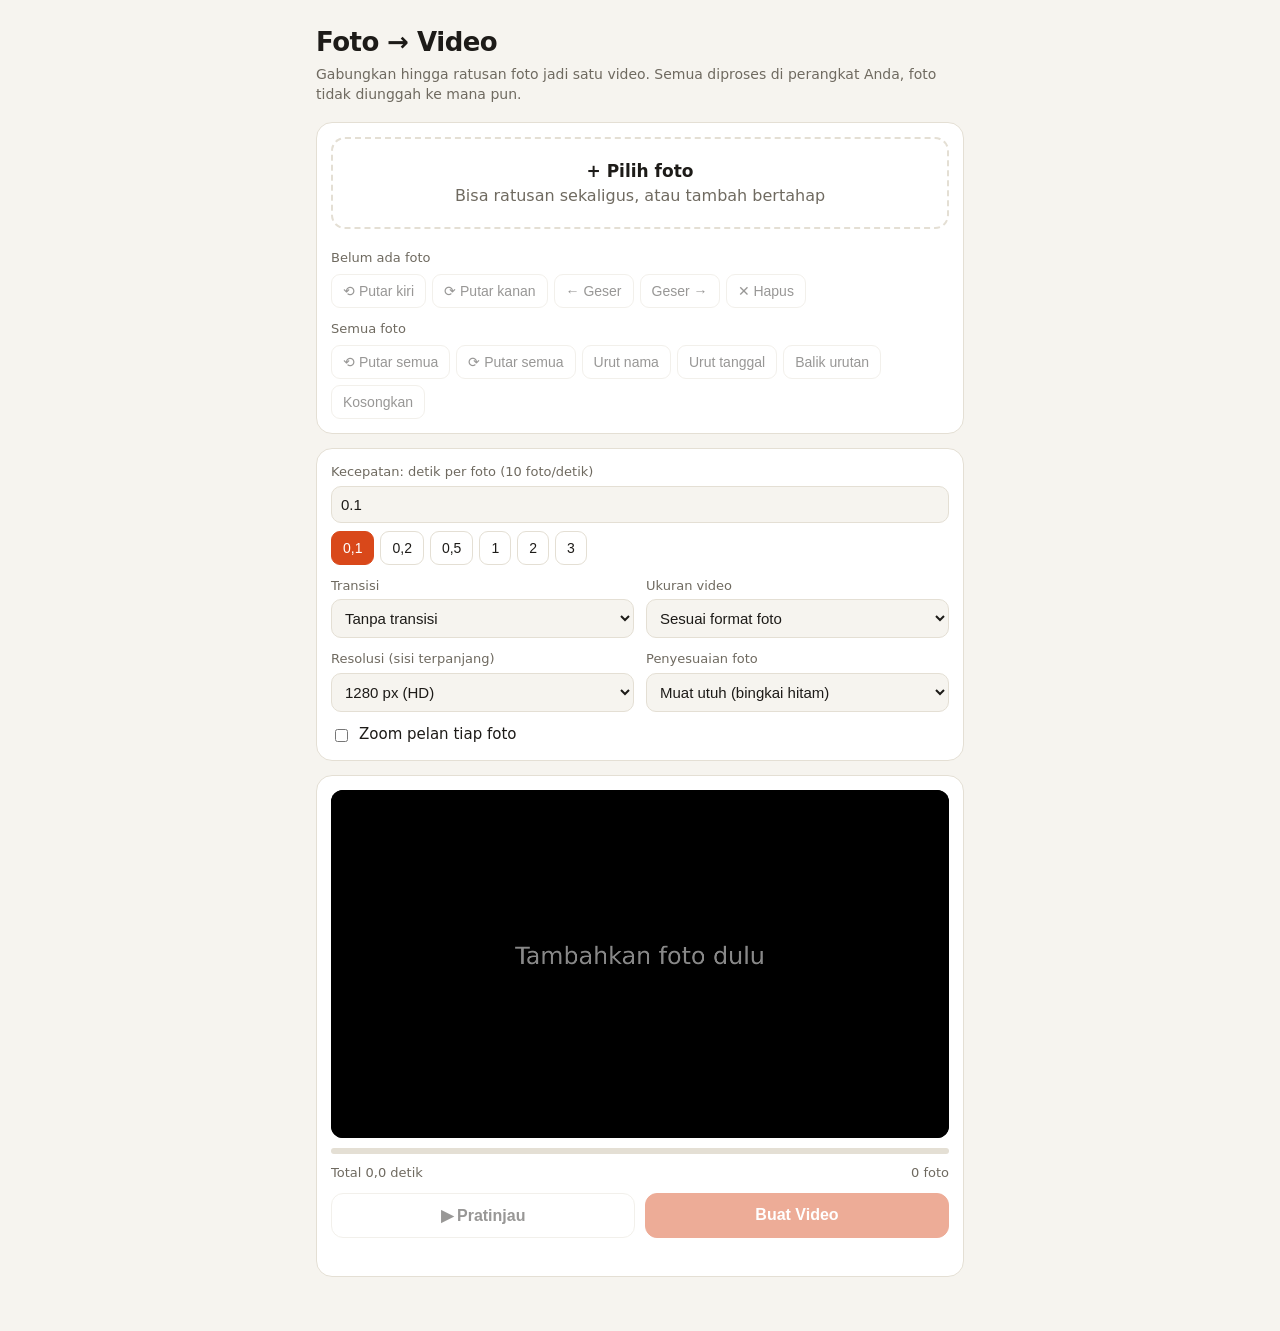
<file: image-to-video/index.html>
<!DOCTYPE html>
<html lang="id">
<head>
<meta charset="utf-8">
<meta name="viewport" content="width=device-width, initial-scale=1, viewport-fit=cover">
<title>Foto ke Video</title>
<style>
:root{--bg:#f6f4ef;--card:#fff;--ink:#1d1b18;--mute:#6f6a60;--line:#e4dfd4;--acc:#d9481a;--on:#fff;color-scheme:light;box-sizing:border-box;padding-top:env(safe-area-inset-top,0px);padding-bottom:env(safe-area-inset-bottom,0px)}
@media (prefers-color-scheme:dark){:root:not([data-theme="light"]){--bg:#161512;--card:#211f1b;--ink:#f1ede4;--mute:#a39d90;--line:#37342d;--acc:#ff7a45;--on:#1a0f08;color-scheme:dark}}
:root[data-theme="dark"]{--bg:#161512;--card:#211f1b;--ink:#f1ede4;--mute:#a39d90;--line:#37342d;--acc:#ff7a45;--on:#1a0f08;color-scheme:dark}
html{scroll-padding-top:env(safe-area-inset-top,0px)}
*{box-sizing:border-box}
body{margin:0;background:var(--bg);color:var(--ink);font:16px/1.45 system-ui,-apple-system,"Segoe UI",Roboto,sans-serif}
main{max-width:680px;margin:0 auto;padding:20px 16px 40px}
h1{font-size:26px;margin:4px 0 2px;letter-spacing:-.02em}
.sub{color:var(--mute);margin:0 0 18px;font-size:14px}
.card{background:var(--card);border:1px solid var(--line);border-radius:16px;padding:14px;margin-bottom:14px}
.drop{display:block;border:2px dashed var(--line);border-radius:14px;padding:20px 12px;text-align:center;color:var(--mute);cursor:pointer}
.drop.on{border-color:var(--acc);color:var(--acc)}
.drop b{display:block;color:var(--ink);font-size:17px}
.drop input{display:none}
#grid{display:grid;grid-template-columns:repeat(auto-fill,minmax(62px,1fr));gap:6px;max-height:250px;overflow:auto;margin-top:10px}
.tile{position:relative;aspect-ratio:1;border-radius:8px;overflow:hidden;border:2px solid transparent;cursor:pointer;background:#000}
.tile img{width:100%;height:100%;object-fit:cover;display:block}
.tile i{position:absolute;left:2px;bottom:2px;font:10px/1 system-ui;font-style:normal;background:rgba(0,0,0,.65);color:#fff;padding:2px 4px;border-radius:4px}
.tile.sel{border-color:var(--acc)}
.sel-t{font-size:13px;color:var(--mute);margin:10px 0 6px;white-space:nowrap;overflow:hidden;text-overflow:ellipsis}
.tools{display:flex;gap:6px;flex-wrap:wrap}
.tb{border:1px solid var(--line);background:transparent;color:var(--ink);border-radius:9px;padding:8px 11px;font-size:14px;cursor:pointer}
.grid{display:grid;grid-template-columns:1fr 1fr;gap:12px}
.full{grid-column:1/-1}
label.f{display:block;font-size:13px;color:var(--mute)}
select,input[type=number]{width:100%;margin-top:4px;padding:9px;border-radius:10px;border:1px solid var(--line);background:var(--bg);color:var(--ink);font-size:15px}
.chips{display:flex;gap:6px;flex-wrap:wrap;margin-top:8px}
.chips button.on{background:var(--acc);color:var(--on);border-color:var(--acc)}
.chk{display:flex;gap:8px;align-items:center;font-size:15px}
.stage{background:#000;border-radius:12px;overflow:hidden;display:flex;justify-content:center}
#cv{max-width:100%;max-height:55vh;height:auto;width:auto;display:block}
.bar{height:6px;background:var(--line);border-radius:3px;margin:10px 0;overflow:hidden}
.bar i{display:block;height:100%;width:0;background:var(--acc)}
.meta{font-size:13px;color:var(--mute);display:flex;justify-content:space-between}
.btns{display:flex;gap:10px;flex-wrap:wrap;margin-top:10px}
button.b{flex:1;min-width:120px;padding:12px 14px;border-radius:12px;border:1px solid var(--line);background:var(--card);color:var(--ink);font-size:16px;font-weight:600;cursor:pointer}
button.p{background:var(--acc);color:var(--on);border-color:var(--acc)}
button:disabled,input:disabled,select:disabled{opacity:.45;cursor:not-allowed}
#msg{font-size:14px;color:var(--mute);margin:8px 0 0;min-height:1.2em}
video{width:100%;border-radius:12px;margin-top:10px;background:#000;max-height:60vh}
</style>
</head>
<body>
<main>
<h1>Foto → Video</h1>
<p class="sub">Gabungkan hingga ratusan foto jadi satu video. Semua diproses di perangkat Anda, foto tidak diunggah ke mana pun.</p>

<div class="card">
  <label class="drop" id="drop"><b>+ Pilih foto</b>Bisa ratusan sekaligus, atau tambah bertahap<input type="file" id="file" accept="image/*" multiple></label>
  <div id="grid"></div>
  <div class="sel-t" id="selT">Belum ada foto</div>
  <div class="tools">
    <button class="tb" id="rl">⟲ Putar kiri</button><button class="tb" id="rr">⟳ Putar kanan</button>
    <button class="tb" id="ml">← Geser</button><button class="tb" id="mr">Geser →</button>
    <button class="tb" id="del">✕ Hapus</button>
  </div>
  <div class="sel-t" style="margin-top:12px">Semua foto</div>
  <div class="tools">
    <button class="tb" id="arl">⟲ Putar semua</button><button class="tb" id="arr">⟳ Putar semua</button>
    <button class="tb" id="sn">Urut nama</button><button class="tb" id="sd">Urut tanggal</button>
    <button class="tb" id="rev">Balik urutan</button><button class="tb" id="clr">Kosongkan</button>
  </div>
</div>

<div class="card grid">
  <div class="full">
    <label class="f">Kecepatan: detik per foto <span id="fps"></span>
      <input type="number" id="dur" min="0.1" max="30" step="0.1" value="0.1" inputmode="decimal"></label>
    <div class="chips" id="chips"></div>
  </div>
  <label class="f">Transisi
    <select id="trans"><option value="none">Tanpa transisi</option><option value="fade">Pudar (fade)</option><option value="slide">Geser</option><option value="zoom">Zoom keluar</option></select></label>
  <label class="f">Ukuran video
    <select id="ratio"><option value="auto">Sesuai format foto</option><option value="16:9">16:9</option><option value="9:16">9:16</option><option value="1:1">1:1</option><option value="4:3">4:3</option><option value="3:4">3:4</option></select></label>
  <label class="f">Resolusi (sisi terpanjang)
    <select id="res"><option value="640">640 px (hemat)</option><option value="960">960 px</option><option value="1280" selected>1280 px (HD)</option></select></label>
  <label class="f">Penyesuaian foto
    <select id="fit"><option value="contain">Muat utuh (bingkai hitam)</option><option value="cover">Isi penuh (dipotong)</option></select></label>
  <label class="chk full"><input type="checkbox" id="kb"> Zoom pelan tiap foto</label>
</div>

<div class="card">
  <div class="stage"><canvas id="cv" width="1280" height="720"></canvas></div>
  <div class="bar"><i id="pg"></i></div>
  <div class="meta"><span id="tot">Total 0 detik</span><span id="cnt">0 foto</span></div>
  <div class="btns">
    <button class="b" id="play">▶ Pratinjau</button>
    <button class="b p" id="exp">Buat Video</button>
  </div>
  <p id="msg"></p>
  <div id="res2" hidden>
    <video id="vid" controls playsinline></video>
    <div class="btns"><button class="b p" id="save">Simpan video</button></div>
  </div>
</div>
</main>

<script>
const $=s=>document.querySelector(s);
const S={items:[],dur:0.1,trans:'none',ratio:'auto',res:1280,fit:'contain',kb:false,sel:0};
const cv=$('#cv'),ctx=cv.getContext('2d'),loaded=new Set();
let raf=0,busy=false,blob=null,ext='webm';
const total=()=>S.items.length*S.dur;
const msg=t=>{$('#msg').textContent=t||''};
const nf=(v,d=1)=>v.toFixed(d).replace('.',',');
const fmt=s=>s>=60?Math.floor(s/60)+' menit '+Math.round(s%60)+' detik':nf(s)+' detik';

/* ---- decode cache ---- */
function load(it){if(it.bm||it.ld||it.bad)return;it.ld=1;createImageBitmap(it.blob).then(b=>{it.bm=b;it.ld=0;loaded.add(it)}).catch(()=>{it.ld=0;it.bad=1})}
function dispose(it){if(it.bm){it.bm.close();it.bm=null}loaded.delete(it)}
function prefetch(i){
  const n=Math.min(40,Math.ceil(1.5/S.dur)+3);
  for(let k=i;k<Math.min(S.items.length,i+n);k++)load(S.items[k]);
  for(const it of [...loaded])if(it.k<i-2||it.k>=i+n+2)dispose(it);
}
const rdy=it=>!it||it.bm||it.bad;

/* ---- drawing ---- */
function plan(t){
  const n=S.items.length,d=S.dur;t=Math.min(Math.max(t,0),n*d-1e-3);
  const i=Math.floor(t/d),l=t-i*d,tr=(S.trans==='none'||d<.3)?0:Math.min(.8,d/2);
  let p=0;if(tr&&i<n-1&&l>d-tr)p=(l-(d-tr))/tr;
  return{i,l,p};
}
function put(it,z,ox,a){
  if(!it||!it.bm)return;
  const W=cv.width,H=cv.height,odd=it.rot%180!==0,rw=odd?it.h:it.w,rh=odd?it.w:it.h;
  const s=(S.fit==='cover'?Math.max:Math.min)(W/rw,H/rh)*z;
  ctx.save();ctx.globalAlpha=a;ctx.translate(W/2+ox,H/2);ctx.rotate(it.rot*Math.PI/180);
  ctx.drawImage(it.bm,-it.w*s/2,-it.h*s/2,it.w*s,it.h*s);ctx.restore();
}
function frame(t){
  const W=cv.width,H=cv.height,n=S.items.length;
  ctx.globalAlpha=1;ctx.fillStyle='#000';ctx.fillRect(0,0,W,H);
  if(!n){ctx.fillStyle='#888';ctx.font=(W/26)+'px system-ui';ctx.textAlign='center';ctx.fillText('Tambahkan foto dulu',W/2,H/2);return}
  const{i,l,p}=plan(t),A=S.items[i],zi=S.kb?1+0.08*(l/S.dur):1;
  if(!p){put(A,zi,0,1);return}
  const B=S.items[i+1],e=p*p*(3-2*p);
  if(S.trans==='fade'){put(A,zi,0,1);put(B,1,0,e)}
  else if(S.trans==='slide'){put(A,zi,-e*W,1);put(B,1,(1-e)*W,1)}
  else{put(B,1,0,1);put(A,zi+e*0.3,0,1-e)}
}
async function show(k){
  const it=S.items[k];
  if(it&&!rdy(it)){await new Promise(r=>{load(it);const w=()=>rdy(it)?r():setTimeout(w,20);w()})}
  frame(k*S.dur);
}
function autoAspect(){
  const eff=it=>it.rot%180?[it.h,it.w]:[it.w,it.h];
  const L=S.items.filter(it=>{const[w,h]=eff(it);return w>=h}),P=S.items.length-L.length;
  const pick=(L.length>=P?L:S.items.filter(it=>!L.includes(it)))[0];
  if(!pick)return 16/9;const[w,h]=eff(pick);return Math.min(2,Math.max(.5,w/h));
}
function sizeCanvas(){
  let a=16/9;
  if(S.ratio==='auto'){if(S.items.length)a=autoAspect()}else{const[x,y]=S.ratio.split(':');a=x/y}
  const L=S.res;let w=a>=1?L:L*a,h=a>=1?L/a:L;
  w=2*Math.round(w/2);h=2*Math.round(h/2);
  if(cv.width!==w||cv.height!==h){cv.width=w;cv.height=h}
}

/* ---- playback ---- */
function stop(){cancelAnimationFrame(raf);$('#play').textContent='▶ Pratinjau'}
function play(done){
  stop();if(!S.items.length)return;
  let vt=0,last=performance.now();const T=total();
  $('#play').textContent='■ Berhenti';
  const loop=now=>{
    const dt=Math.min((now-last)/1000,.1);last=now;
    const nx=Math.min(vt+dt,T),pl=plan(nx);prefetch(pl.i);
    const need=[S.items[pl.i]];if(pl.p>0)need.push(S.items[pl.i+1]);
    if(need.every(rdy)){vt=nx;frame(vt);$('#pg').style.width=(vt/T*100)+'%'}
    if(vt>=T){$('#play').textContent='▶ Pratinjau';done&&done();return}
    raf=requestAnimationFrame(loop);
  };
  raf=requestAnimationFrame(loop);
}

/* ---- UI ---- */
function info(){
  $('#fps').textContent='('+nf(1/S.dur,S.dur<1?0:1)+' foto/detik)';
  $('#tot').textContent='Total '+fmt(total());
  $('#cnt').textContent=S.items.length+' foto';
  document.querySelectorAll('#chips button').forEach(b=>b.classList.toggle('on',+b.dataset.v===S.dur));
}
function selInfo(){
  const it=S.items[S.sel],n=S.items.length;
  $('#selT').textContent=it?`Foto ${S.sel+1} dari ${n} · ${it.name} · putar ${it.rot}°`:'Belum ada foto';
  ['rl','rr','ml','mr','del','arl','arr','sn','sd','rev','clr','play','exp'].forEach(i=>$('#'+i).disabled=busy||!n);
}
function tiles(){
  const G=$('#grid');G.textContent='';const fr=document.createDocumentFragment();
  S.items.forEach((it,k)=>{
    const d=document.createElement('div');d.className='tile'+(k===S.sel?' sel':'');d.dataset.k=k;
    const im=new Image();im.src=it.th;im.style.transform=`rotate(${it.rot}deg)`;
    const b=document.createElement('i');b.textContent=k+1;d.append(im,b);fr.append(d);
  });
  G.append(fr);
}
function upd(){
  stop();S.items.forEach((it,k)=>it.k=k);
  if(S.sel>=S.items.length)S.sel=Math.max(0,S.items.length-1);
  tiles();info();sizeCanvas();selInfo();show(S.sel);
  $('#res2').hidden=true;$('#pg').style.width='0';
}
function select(k){
  if(busy)return;const G=$('#grid');
  G.children[S.sel]&&G.children[S.sel].classList.remove('sel');
  S.sel=k;G.children[k]&&G.children[k].classList.add('sel');
  stop();selInfo();show(k);
}
$('#grid').onclick=e=>{const t=e.target.closest('.tile');if(t)select(+t.dataset.k)};
function rotOne(it,d){it.rot=(it.rot+d*90+360)%360}
function rotTile(k){const t=$('#grid').children[k];if(t)t.firstChild.style.transform=`rotate(${S.items[k].rot}deg)`}
$('#rl').onclick=()=>{const it=S.items[S.sel];if(!it)return;rotOne(it,-1);rotTile(S.sel);sizeCanvas();selInfo();show(S.sel)};
$('#rr').onclick=()=>{const it=S.items[S.sel];if(!it)return;rotOne(it,1);rotTile(S.sel);sizeCanvas();selInfo();show(S.sel)};
$('#arl').onclick=()=>{S.items.forEach(it=>rotOne(it,-1));S.items.forEach((_,k)=>rotTile(k));sizeCanvas();selInfo();show(S.sel)};
$('#arr').onclick=()=>{S.items.forEach(it=>rotOne(it,1));S.items.forEach((_,k)=>rotTile(k));sizeCanvas();selInfo();show(S.sel)};
function move(d){const a=S.items,k=S.sel,j=k+d;if(j<0||j>=a.length)return;[a[k],a[j]]=[a[j],a[k]];S.sel=j;upd()}
$('#ml').onclick=()=>move(-1);$('#mr').onclick=()=>move(1);
$('#del').onclick=()=>{const[it]=S.items.splice(S.sel,1);if(it)dispose(it);upd()};
$('#sn').onclick=()=>{S.items.sort((a,b)=>a.name.localeCompare(b.name,undefined,{numeric:true}));S.sel=0;upd()};
$('#sd').onclick=()=>{S.items.sort((a,b)=>a.mt-b.mt);S.sel=0;upd()};
$('#rev').onclick=()=>{S.items.reverse();S.sel=0;upd()};
$('#clr').onclick=()=>{S.items.forEach(dispose);S.items=[];S.sel=0;upd()};

[0.1,0.2,0.5,1,2,3].forEach(v=>{
  const b=document.createElement('button');b.className='tb';b.dataset.v=v;b.textContent=nf(v).replace(',0','');
  b.onclick=()=>{$('#dur').value=v;S.dur=v;info();show(S.sel)};$('#chips').append(b);
});
$('#dur').oninput=e=>{const v=parseFloat(e.target.value);if(v>=0.1){S.dur=v;info();show(S.sel)}};
$('#trans').onchange=e=>{S.trans=e.target.value};
$('#ratio').onchange=e=>{S.ratio=e.target.value;sizeCanvas();show(S.sel)};
$('#res').onchange=e=>{S.res=+e.target.value;sizeCanvas();show(S.sel)};
$('#fit').onchange=e=>{S.fit=e.target.value;show(S.sel)};
$('#kb').onchange=e=>{S.kb=e.target.checked};
$('#play').onclick=()=>{if($('#play').textContent.startsWith('■'))stop();else play()};

/* ---- import ---- */
function lock(v){
  busy=v;document.querySelectorAll('.card input,.card select,.tools button,#chips button').forEach(e=>e.disabled=v);
  $('#exp').disabled=$('#play').disabled=v;if(!v)selInfo();
}
async function add(files){
  files=files.filter(f=>f.type.startsWith('image/'));if(!files.length)return;
  stop();lock(true);let done=0,bad=0,idx=0;const out=[];
  const lane=async()=>{
    const c=document.createElement('canvas'),t=document.createElement('canvas');t.width=t.height=96;
    while(idx<files.length){
      const j=idx++,f=files[j];
      try{
        const bm=await createImageBitmap(f),sc=Math.min(1,1280/Math.max(bm.width,bm.height));
        c.width=Math.round(bm.width*sc);c.height=Math.round(bm.height*sc);
        c.getContext('2d').drawImage(bm,0,0,c.width,c.height);bm.close&&bm.close();
        const blob=await new Promise(r=>c.toBlob(r,'image/jpeg',.85));
        const x=t.getContext('2d'),s=Math.max(96/c.width,96/c.height);
        x.drawImage(c,(96-c.width*s)/2,(96-c.height*s)/2,c.width*s,c.height*s);
        out[j]={blob,w:c.width,h:c.height,rot:0,name:f.name||'foto',mt:f.lastModified||0,th:t.toDataURL('image/jpeg',.6)};
      }catch(e){bad++}
      msg('Memproses foto '+(++done)+' dari '+files.length+'…');
    }
  };
  await Promise.all([lane(),lane(),lane(),lane()]);
  out.forEach(o=>o&&S.items.push(o));
  lock(false);upd();
  msg(bad?bad+' file tidak bisa dibaca (format tidak didukung).':out.filter(Boolean).length+' foto ditambahkan.');
}
$('#file').onchange=e=>{add([...e.target.files]);e.target.value=''};
const dz=$('#drop');
dz.ondragover=e=>{e.preventDefault();dz.classList.add('on')};
dz.ondragleave=()=>dz.classList.remove('on');
dz.ondrop=e=>{e.preventDefault();dz.classList.remove('on');add([...e.dataTransfer.files])};

/* ---- export ---- */
$('#exp').onclick=()=>{
  if(!S.items.length)return;
  const types=['video/mp4;codecs=avc1','video/mp4','video/webm;codecs=vp9','video/webm;codecs=vp8','video/webm'];
  const mt=window.MediaRecorder&&types.find(t=>MediaRecorder.isTypeSupported(t));
  if(!mt){msg('Browser ini belum mendukung perekaman video. Coba Chrome atau Safari versi terbaru.');return}
  stop();$('#res2').hidden=true;lock(true);
  msg('Merekam video… jaga layar tetap menyala dan jangan pindah aplikasi.');
  const bps=Math.round(Math.min(12e6,Math.max(2e6,cv.width*cv.height*30*0.25)));
  const rec=new MediaRecorder(cv.captureStream(30),{mimeType:mt,videoBitsPerSecond:bps}),ch=[];
  rec.ondataavailable=e=>{if(e.data.size)ch.push(e.data)};
  rec.onstop=()=>{
    ext=mt.includes('mp4')?'mp4':'webm';blob=new Blob(ch,{type:mt.split(';')[0]});
    const v=$('#vid');if(v.src)URL.revokeObjectURL(v.src);v.src=URL.createObjectURL(blob);
    $('#res2').hidden=false;lock(false);
    msg('Selesai ('+nf(blob.size/1048576)+' MB, format '+ext.toUpperCase()+', '+cv.width+'×'+cv.height+').');
  };
  rec.start(1000);
  play(()=>setTimeout(()=>rec.stop(),400));
};
$('#save').onclick=async()=>{
  if(!blob)return;
  try{
    const d=window.claude&&await window.claude.use('downloads');
    if(!d){msg('Fitur simpan tidak tersedia di sini. Tekan lama pada video lalu pilih simpan.');return}
    await d.save({filename:'video-foto.'+ext,data:blob});msg('Video tersimpan.');
  }catch(e){if(e&&e.code!=='declined')msg('Gagal menyimpan: '+(e.message||e.code))}
};
upd();
</script>
</body>
</html>
</file>
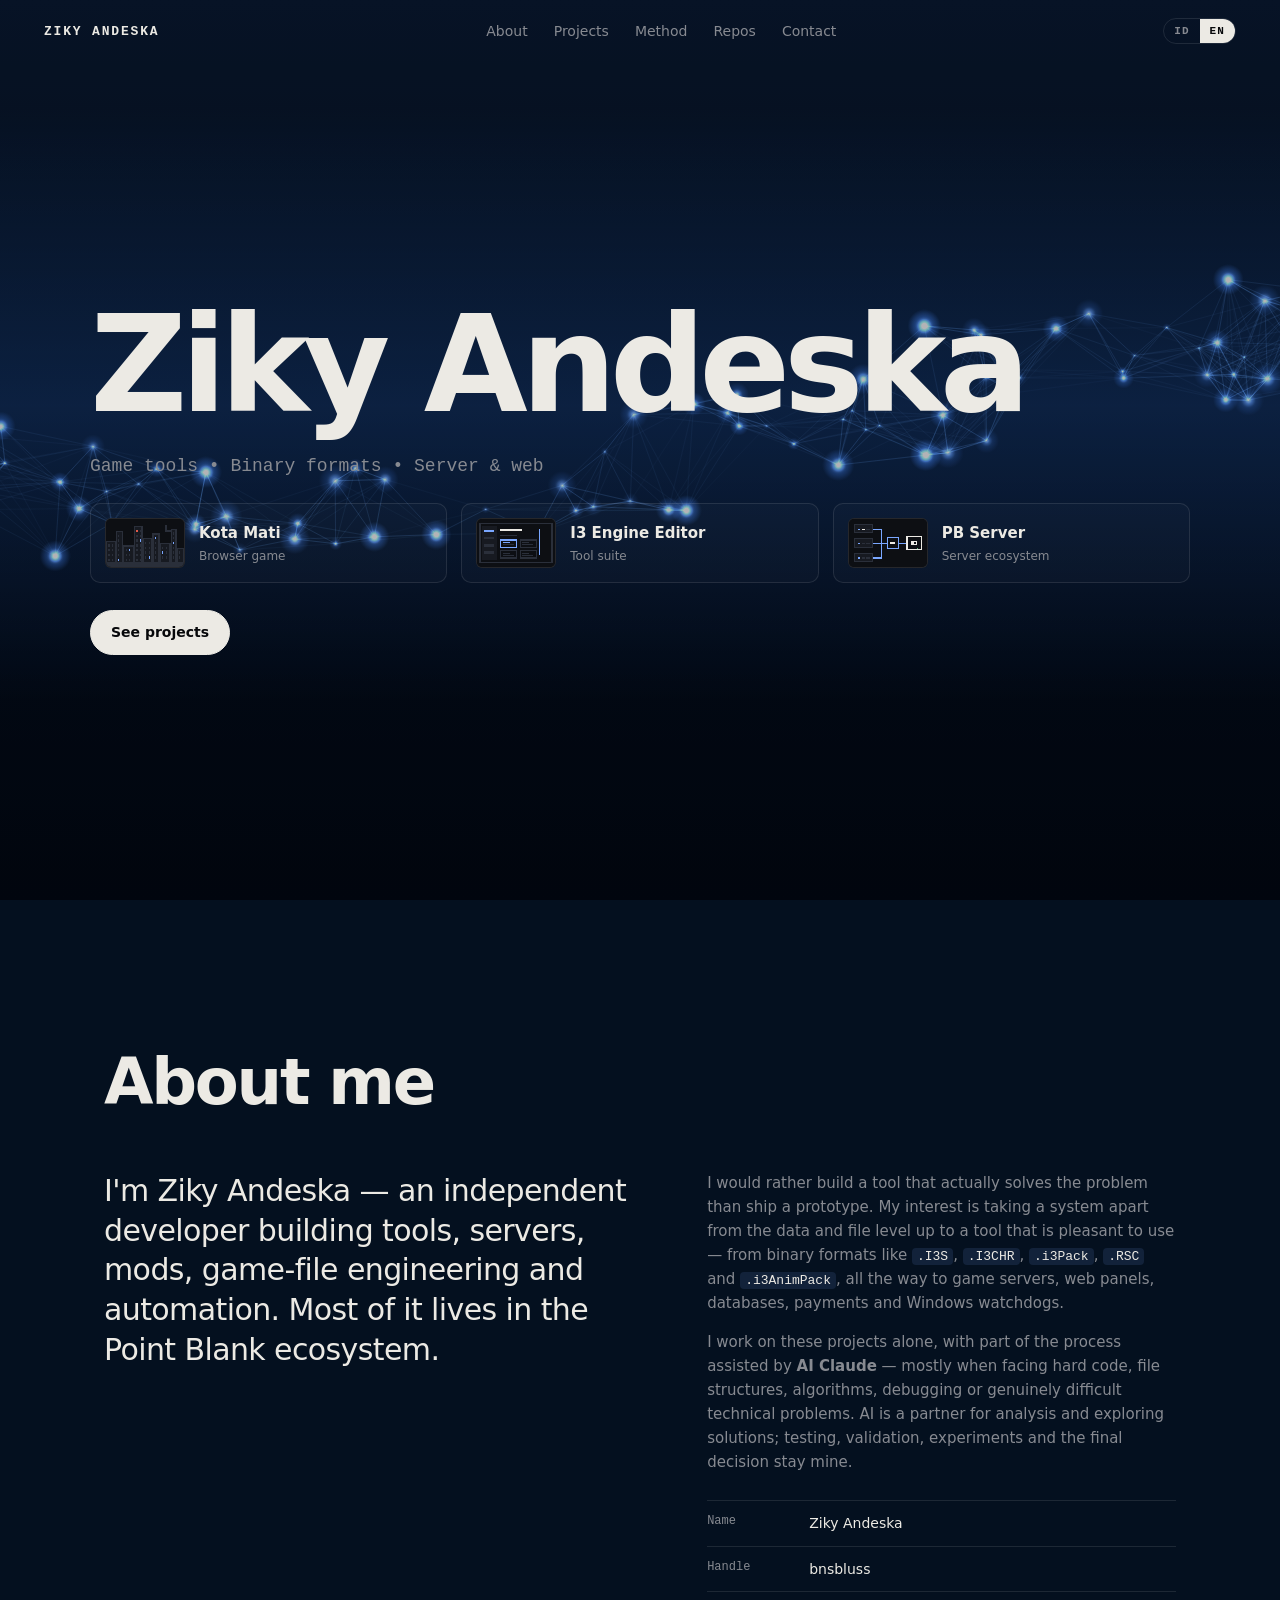
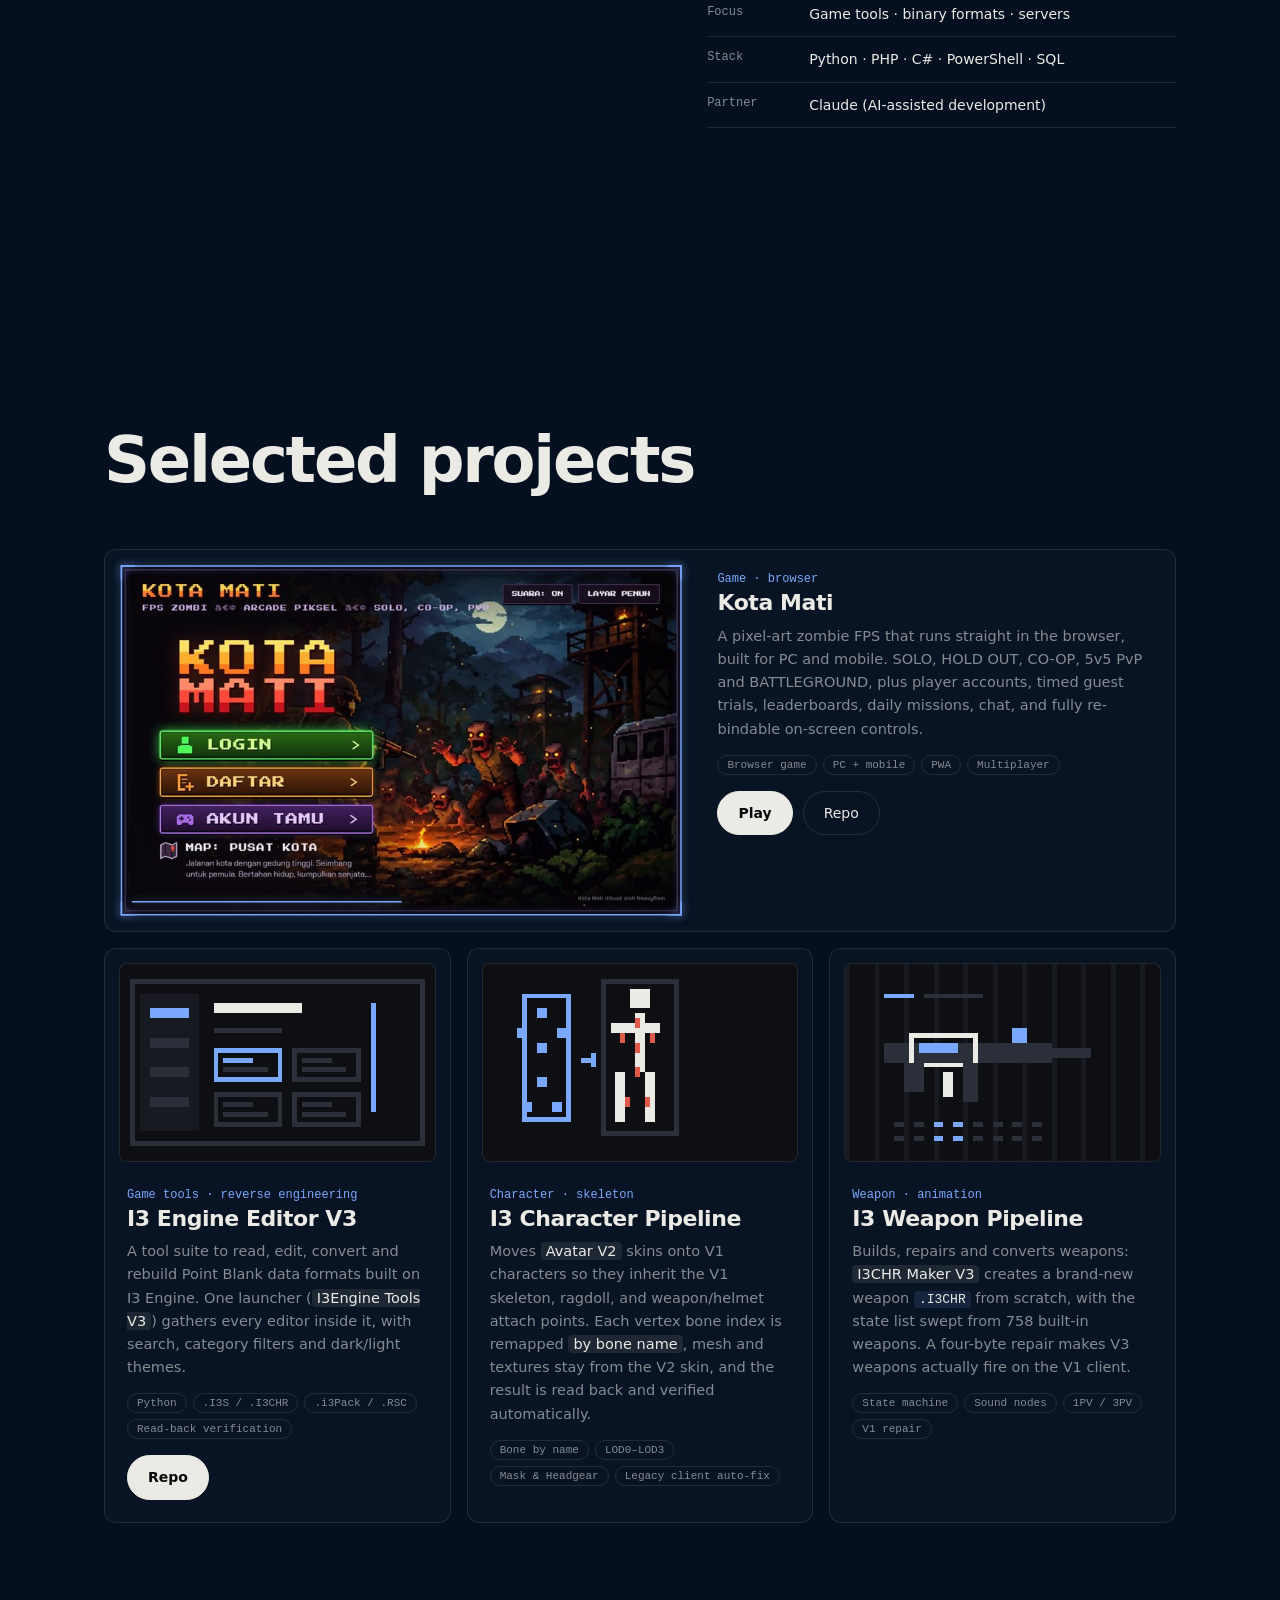
<file: portfolio/index.html>
<!doctype html>
<html lang="id">
<head>
<meta charset="utf-8">
<meta name="viewport" content="width=device-width,initial-scale=1">
<title>Ziky Andeska — Game tools, format binary, server</title>
<meta name="description" content="Portofolio Ziky Andeska (bnsbluss) — pembuat tools I3 Engine, peneliti format binary Point Blank, dan pembangun server serta sistem web.">
<meta name="theme-color" content="#0a1a30">
<meta name="author" content="Ziky Andeska">
<link rel="canonical" href="https://bnsbluss.github.io/portfolio/">
<meta property="og:type" content="website">
<meta property="og:title" content="Ziky Andeska — Game tools, format binary, server">
<meta property="og:description" content="I3 Engine tools, Point Blank binary formats, game servers, and web systems.">
<meta property="og:url" content="https://bnsbluss.github.io/portfolio/">
<meta name="twitter:card" content="summary_large_image">
<link rel="icon" href="data:image/svg+xml,%3Csvg xmlns='http://www.w3.org/2000/svg' viewBox='0 0 32 32'%3E%3Crect width='32' height='32' rx='7' fill='%2307080a'/%3E%3Ctext x='16' y='23' font-family='monospace' font-size='19' font-weight='700' fill='%237aa7ff' text-anchor='middle'%3EZ%3C/text%3E%3C/svg%3E">
  <style>html.swp #main,html.swp #build,html.swp footer,html.swp #nav{visibility:hidden}</style>
  <script>window.__sw=1;(function(){var r=document.documentElement;if(!matchMedia("(prefers-reduced-motion:reduce)").matches){r.classList.add("swp");setTimeout(function(){r.classList.remove("swp")},8000)}})()</script>
  <script type="module" crossorigin src="./assets/index-DdpOCp2z.js"></script>
  <script type="module" crossorigin src="./assets/swarm-layer.js"></script>
  <link rel="stylesheet" crossorigin href="./assets/index-Bq66sCkE.css">
</head>
<body>
<a class="skip" href="#main">Lewati ke konten</a>
<canvas id="plexus" aria-hidden="true"></canvas>
<header id="nav">
  <a class="brand" href="#top">ZIKY ANDESKA</a>
  <nav id="menu" aria-label="Utama">
    <a class="rv0" data-nav href="#about">Tentang</a>
    <a class="rv0" data-nav href="#projects">Project</a>
    <a class="rv0" data-nav href="#method">Cara kerja</a>
    <a class="rv0" data-nav href="#repos">Repo</a>
    <a class="rv0" data-nav href="#contact">Kontak</a>
  </nav>
  <div class="navright">
    <div class="lang" role="group" aria-label="Bahasa">
      <button type="button" data-lang-btn="id">ID</button>
      <button type="button" data-lang-btn="en">EN</button>
    </div>
    <button id="burger" class="rv0" aria-label="Menu" aria-expanded="false" aria-controls="menu"><i></i><i></i></button>
  </div>
</header>
<canvas id="cursors" aria-hidden="true"></canvas>
<div id="intro" aria-hidden="true">
  <div id="introNameWrap">
    <p id="introName" class="intro-name"></p>
    <p id="introAlias">AKA Ziky Andeska</p>
  </div>
  <div id="boot"></div>
  <p id="hint">Gulir untuk membangun</p>
</div>
<section id="top" class="stage-wrap">
  <div class="stage">
    <div id="build">
      <h1 id="bh" aria-label="Ziky Andeska"><span aria-hidden="true">Ziky Andeska</span></h1>
      <p id="bs" class="sub">Game tools • Format binary • Server &amp; web</p>
      <div class="mini-row">
        <a class="mini rv" href="#kota-mati"><canvas class="th" data-scene="kota"></canvas><b>Kota Mati</b><span>Game browser</span></a>
        <a class="mini rv" href="#i3-engine-editor-v3"><canvas class="th" data-scene="tools"></canvas><b>I3 Engine Editor</b><span>Tool suite</span></a>
        <a class="mini rv" href="#server-ekosistem"><canvas class="th" data-scene="server"></canvas><b>PB Server</b><span>Ekosistem server</span></a>
      </div>
      <a id="bcta" class="btn pri rv" href="#projects">Lihat project</a>
    </div>
  </div>
</section>
<main id="main"></main>
<noscript>
  <section class="sec">
    <h2>Ziky Andeska</h2>
    <p class="lead">Independent developer — I3 Engine tools, Point Blank binary formats, game servers, and web systems.</p>
    <ul class="links">
      <li><span>GitHub</span><a href="https://github.com/bnsbluss">github.com/bnsbluss</a></li>
      <li><span>Game</span><a href="https://bnsbluss.github.io/">Kota Mati</a></li>
      <li><span>Tools</span><a href="https://github.com/bnsbluss/I3EngineEditorV3">I3 Engine Editor V3</a></li>
      <li><span>Research</span><a href="https://github.com/bnsbluss/PointBlank-RE-v1.15.42">PointBlank-RE v1.15.42</a></li>
    </ul>
  </section>
</noscript>
<footer><span>© 2026 Ziky Andeska</span><span>Dibangun dengan rasa ingin tahu, kode, dan AI.</span></footer>
<button id="toTop" type="button" aria-label="Kembali ke atas" title="Kembali ke atas">
  <svg viewBox="0 0 24 24" aria-hidden="true" fill="none" stroke="currentColor" stroke-width="2.2" stroke-linecap="round" stroke-linejoin="round"><path d="M12 19V5"/><path d="m5 12 7-7 7 7"/></svg>
  <span>Kembali ke atas</span>
</button>
</body>
</html>
</file>
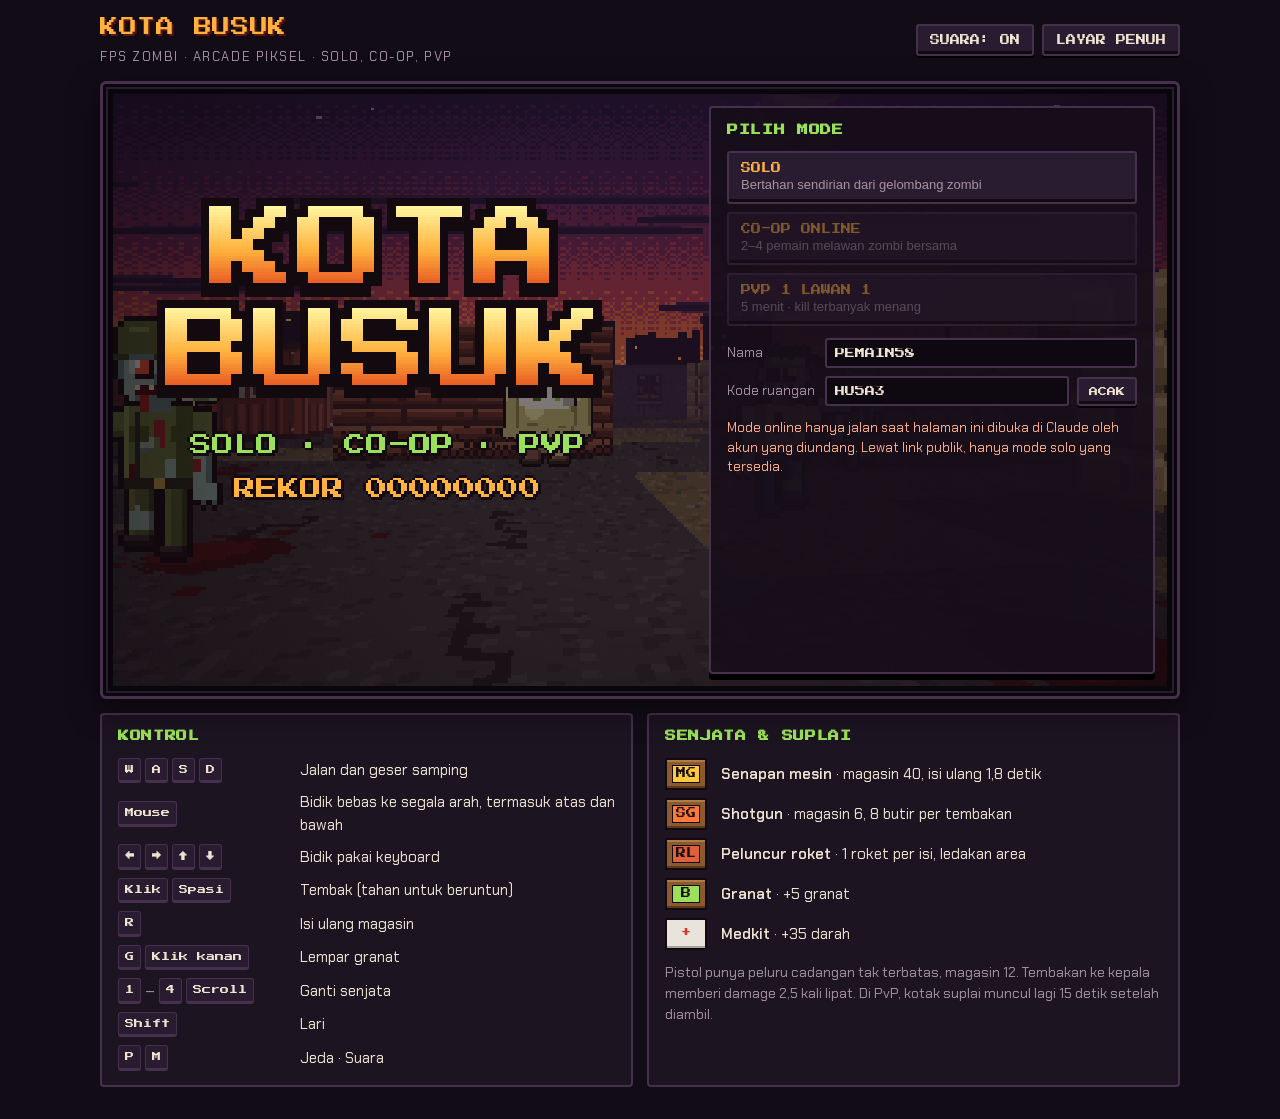
<file: invasi-zombie.html>
<!doctype html><html><head><meta charset=utf8><meta name=viewport content="width=device-width,initial-scale=1,viewport-fit=cover"><style>:root{color-scheme:light;box-sizing:border-box;padding-top:env(safe-area-inset-top,0px);padding-bottom:env(safe-area-inset-bottom,0px)}html{scroll-padding-top:env(safe-area-inset-top,0px)}body{margin:0;padding:0;font:14px -apple-system,BlinkMacSystemFont,sans-serif;background:#fff;color:#000}img{max-width:100%}[hidden]:not([hidden=until-found i]){display:none!important}</style></head><body>
<title>Kota Busuk</title>
<meta name="claude:viewport-fit-sides" content="cover">
<link rel="preconnect" href="https://fonts.googleapis.com">
<link rel="preconnect" href="https://fonts.gstatic.com" crossorigin>
<link href="https://fonts.googleapis.com/css2?family=Press+Start+2P&family=Chakra+Petch:wght@400;600;700&display=swap" rel="stylesheet">
<style>
/* Layout: arcade cabinet — header strip, bezel-framed 16:9 screen with mode menu docked right, keycap legend below */
:root{
  --ink:#120c16; --panel:#1c1421; --bezel:#2a1c30; --line:#46304e;
  --text:#efe4d2; --muted:#a8939f; --amber:#ffb23e; --toxic:#9be05a; --blood:#d8322a;
  --f-display:"Press Start 2P", ui-monospace, "Courier New", monospace;
  --f-body:"Chakra Petch", system-ui, -apple-system, "Segoe UI", sans-serif;
  color-scheme:dark;
}
[hidden]{display:none!important}
html,body{background:var(--ink);color:var(--text)}
body{font-family:var(--f-body);font-size:15px;line-height:1.5;
  padding-left:max(16px, env(safe-area-inset-left,0px));padding-right:max(16px, env(safe-area-inset-right,0px));padding-block:14px 32px}
.wrap{max-width:1080px;margin:0 auto;display:flex;flex-direction:column;gap:14px}
.top{display:flex;flex-wrap:wrap;align-items:center;justify-content:space-between;gap:10px}
.brand{display:flex;flex-direction:column;gap:6px;min-width:0}
.logo{font-family:var(--f-display);font-size:18px;letter-spacing:.04em;color:var(--amber);text-shadow:2px 2px 0 #5a1414, 4px 4px 0 #120a0e}
.tag{font-size:13px;color:var(--muted);text-transform:uppercase;letter-spacing:.12em}
.actions{display:flex;gap:8px;flex-wrap:wrap}
.btn{font-family:var(--f-display);font-size:10px;color:var(--text);background:var(--bezel);border:2px solid var(--line);
  box-shadow:inset 0 -3px 0 #120a0e, 0 2px 0 #000;padding:9px 12px;cursor:pointer;border-radius:3px}
.btn:hover:not(:disabled){border-color:var(--amber)}
.btn:disabled{opacity:.45;cursor:not-allowed}
.btn.go{background:#8a1e18;border-color:#ff6a4a}
.btn.sm{padding:8px 10px;font-size:9px}
.btn:focus-visible,canvas:focus-visible,.mode:focus-visible,input:focus-visible{outline:2px solid var(--amber);outline-offset:2px}
.cab{position:relative;background:#0a070c;border:3px solid var(--line);border-radius:6px;padding:10px;
  box-shadow:inset 0 0 0 3px #0a070c, inset 0 0 0 5px var(--bezel), 0 10px 30px rgba(0,0,0,.5)}
#screen{display:block;width:100%;max-width:calc((100dvh - 60px) * 16 / 9);aspect-ratio:16/9;margin:0 auto;
  image-rendering:pixelated;image-rendering:crisp-edges;background:#000;touch-action:none;cursor:crosshair}
.cab:fullscreen{display:flex;align-items:center;justify-content:center;border:0;border-radius:0;padding:0;background:#000}
.cab:fullscreen #screen{max-width:calc(100vh * 16 / 9)}

.menu{position:absolute;top:22px;right:22px;bottom:22px;width:min(46%,410px);overflow:auto;
  background:rgba(22,14,26,.92);border:2px solid var(--line);border-radius:4px;padding:14px 16px;
  box-shadow:0 6px 0 #000;display:flex;flex-direction:column}
.mview{display:flex;flex-direction:column;gap:12px}
.mh{font-family:var(--f-display);font-size:11px;color:var(--toxic);margin:0;letter-spacing:.06em;line-height:1.6;text-wrap:balance}
.modes{display:grid;gap:8px}
.mode{display:flex;flex-direction:column;align-items:flex-start;gap:4px;text-align:left;cursor:pointer;
  background:var(--bezel);border:2px solid var(--line);border-radius:3px;padding:10px 12px;color:var(--text);
  box-shadow:inset 0 -3px 0 #120a0e}
.mode:hover:not(:disabled){border-color:var(--amber)}
.mode:disabled{opacity:.45;cursor:not-allowed}
.mt{font-family:var(--f-display);font-size:10px;color:var(--amber)}
.md{font-size:13px;color:var(--muted)}
.fields{display:grid;grid-template-columns:auto minmax(0,1fr);gap:8px 10px;align-items:center}
.fields label{font-size:13px;color:var(--muted)}
.row{display:flex;gap:8px;align-items:center;flex-wrap:wrap}
.row input{flex:1;min-width:0}
input{font-family:var(--f-display);font-size:10px;color:var(--text);background:#0e0911;border:2px solid var(--line);
  border-radius:3px;padding:8px;text-transform:uppercase;width:100%;min-width:0;box-sizing:border-box}
.mnote{margin:0;font-size:13px;color:var(--muted);max-width:62ch}
.mnote.warn{color:#ffb08a}
.plist{list-style:none;margin:0;padding:0;display:grid;gap:6px}
.plist li{display:flex;align-items:center;gap:8px;background:#0e0911;border:1px solid var(--line);padding:7px 9px;border-radius:3px;min-width:0}
.chip{width:12px;height:12px;flex:none;border:2px solid #120a0e}
.pn{font-family:var(--f-display);font-size:9px;flex:1;min-width:0;overflow:hidden;text-overflow:ellipsis;white-space:nowrap}
.ptag{font-family:var(--f-display);font-size:8px;color:var(--ink);background:var(--amber);padding:3px 5px;border-radius:2px}
.ptag.me{background:var(--toxic)}
.ptag.sp{background:var(--muted)}
.code{font-family:var(--f-display);font-size:12px;color:var(--text);letter-spacing:.12em;background:#0e0911;border:1px dashed var(--line);padding:6px 9px;user-select:all}

.touch{display:flex;justify-content:space-between;align-items:center;gap:16px;padding:14px 6px 2px;
  user-select:none;-webkit-user-select:none;touch-action:none}
.stick{width:124px;height:124px;border-radius:50%;border:2px solid var(--line);background:rgba(239,228,210,.04);position:relative;touch-action:none;flex:none}
.knob{position:absolute;left:50%;top:50%;width:54px;height:54px;margin:-27px 0 0 -27px;border-radius:50%;
  background:var(--bezel);border:3px solid var(--amber);box-shadow:0 3px 0 #000}
.tbtns{display:grid;grid-template-columns:auto auto;grid-template-rows:repeat(3,auto);gap:8px;align-items:center}
.tbtns button{font-family:var(--f-display);font-size:8px;color:var(--text);border:3px solid #120a0e;border-radius:50%;
  width:58px;height:58px;background:var(--bezel);box-shadow:0 3px 0 #000;touch-action:none}
#tFire{grid-row:1 / span 3;grid-column:2;width:104px;height:104px;font-size:11px;background:#8a1e18;border-color:#ff6a4a}
#tNade{background:#3a5a20;border-color:var(--toxic)}
#tReload{background:#5a4a1a;border-color:var(--amber)}
@media (orientation:landscape) and (pointer:coarse){
  .touch{position:absolute;left:0;right:0;bottom:0;padding:10px max(14px, env(safe-area-inset-left,0px)) 14px;pointer-events:none}
  .touch > *{pointer-events:auto;opacity:.72}
  .stick{width:104px;height:104px}
  #tFire{width:88px;height:88px}
  .tbtns button{width:48px;height:48px}
}
@media (max-width:640px){
  .menu{position:static;width:auto;margin-top:10px;max-height:none}
}
.info{display:grid;grid-template-columns:repeat(auto-fit,minmax(min(100%,320px),1fr));gap:14px}
.block{background:var(--panel);border:2px solid var(--line);border-radius:4px;padding:14px 16px;min-width:0}
.block h2{font-family:var(--f-display);font-size:11px;color:var(--toxic);margin:0 0 12px;letter-spacing:.06em;text-wrap:balance}
.keys,.crates{list-style:none;margin:0;padding:0;display:grid;gap:8px}
.keys li,.crates li{display:grid;grid-template-columns:minmax(0,170px) minmax(0,1fr);gap:12px;align-items:center}
.caps{display:flex;flex-wrap:wrap;gap:4px;align-items:center;color:var(--muted)}
kbd{font-family:var(--f-display);font-size:9px;color:var(--text);background:var(--bezel);border:1px solid var(--line);
  border-bottom-width:3px;border-radius:3px;padding:4px 6px;white-space:nowrap}
.crates li{grid-template-columns:44px minmax(0,1fr)}
.crate{font-family:var(--f-display);font-size:10px;display:inline-grid;place-items:center;width:38px;height:28px;
  background:#8a5a2e;border:2px solid #120a0e;box-shadow:inset 0 2px 0 #b07a40, inset 0 -2px 0 #5e3a1c;color:#1a1014;--plate:#ffc93a}
.crate::before{content:"";grid-area:1/1;width:26px;height:16px;background:var(--plate);border:1px solid #120a0e}
.crate > span{grid-area:1/1;position:relative}
.c-sg{--plate:#ff7a3a}.c-rl{--plate:#e0603a}.c-b{--plate:#9be05a}
.c-med{background:#e8e4dc;box-shadow:inset 0 -2px 0 #a8a49c;color:#d8322a}
.c-med::before{display:none}
.note{margin:12px 0 0;color:var(--muted);font-size:14px;max-width:62ch}
b{color:var(--text);font-weight:600}
@media (max-width:480px){.keys li{grid-template-columns:1fr;gap:4px}.logo{font-size:15px}}
</style>

<div class="wrap">
  <header class="top">
    <div class="brand">
      <span class="logo">KOTA BUSUK</span>
      <span class="tag">FPS zombi · arcade piksel · solo, co-op, PvP</span>
    </div>
    <div class="actions">
      <button class="btn" id="btnExit" type="button" hidden>KELUAR KE MENU</button>
      <button class="btn" id="btnSound" type="button">SUARA: ON</button>
      <button class="btn" id="btnFull" type="button">LAYAR PENUH</button>
    </div>
  </header>

  <div class="cab" id="cab">
    <canvas id="screen" width="384" height="216" tabindex="0" aria-label="Layar game Kota Busuk"></canvas>
    <div class="menu" id="menu">
      <div class="mview" id="vMain">
        <h2 class="mh">PILIH MODE</h2>
        <div class="modes">
          <button class="mode" id="mSolo" type="button"><span class="mt">SOLO</span><span class="md">Bertahan sendirian dari gelombang zombi</span></button>
          <button class="mode" id="mCoop" type="button" disabled><span class="mt">CO-OP ONLINE</span><span class="md">2–4 pemain melawan zombi bersama</span></button>
          <button class="mode" id="mPvp" type="button" disabled><span class="mt">PVP 1 LAWAN 1</span><span class="md">5 menit · kill terbanyak menang</span></button>
        </div>
        <div class="fields">
          <label for="fNick">Nama</label><input id="fNick" maxlength="10" autocomplete="off" spellcheck="false">
          <label for="fRoom">Kode ruangan</label><div class="row"><input id="fRoom" maxlength="12" autocomplete="off" spellcheck="false"><button class="btn sm" id="bRand" type="button">ACAK</button></div>
        </div>
        <p class="mnote" id="netNote">Memeriksa koneksi online…</p>
      </div>
      <div class="mview" id="vLobby" hidden>
        <h2 class="mh" id="lTitle">RUANGAN</h2>
        <div class="row"><span class="mnote">Kode:</span><span class="code" id="lCode"></span></div>
        <ul class="plist" id="lList"></ul>
        <p class="mnote" id="lMsg"></p>
        <div class="row"><button class="btn go" id="bStart" type="button">MULAI</button><button class="btn" id="bLeave" type="button">KELUAR</button></div>
        <p class="mnote">Bagikan kode ini ke temanmu. Mereka buka halaman ini dari link yang kamu bagikan lewat menu Share, pilih mode yang sama, lalu masukkan kode yang sama.</p>
      </div>
    </div>
    <div class="touch" id="touch" hidden>
      <div class="stick" id="stick"><div class="knob" id="knob"></div></div>
      <div class="tbtns">
        <button id="tSwap" type="button">GANTI</button>
        <button id="tNade" type="button">GRANAT</button>
        <button id="tReload" type="button">ISI</button>
        <button id="tFire" type="button">TEMBAK</button>
      </div>
    </div>
  </div>

  <section class="info">
    <div class="block">
      <h2>KONTROL</h2>
      <ul class="keys">
        <li><span class="caps"><kbd>W</kbd><kbd>A</kbd><kbd>S</kbd><kbd>D</kbd></span><span>Jalan dan geser samping</span></li>
        <li><span class="caps"><kbd>Mouse</kbd></span><span>Bidik bebas ke segala arah, termasuk atas dan bawah</span></li>
        <li><span class="caps"><kbd>←</kbd><kbd>→</kbd><kbd>↑</kbd><kbd>↓</kbd></span><span>Bidik pakai keyboard</span></li>
        <li><span class="caps"><kbd>Klik</kbd><kbd>Spasi</kbd></span><span>Tembak (tahan untuk beruntun)</span></li>
        <li><span class="caps"><kbd>R</kbd></span><span>Isi ulang magasin</span></li>
        <li><span class="caps"><kbd>G</kbd><kbd>Klik kanan</kbd></span><span>Lempar granat</span></li>
        <li><span class="caps"><kbd>1</kbd>–<kbd>4</kbd><kbd>Scroll</kbd></span><span>Ganti senjata</span></li>
        <li><span class="caps"><kbd>Shift</kbd></span><span>Lari</span></li>
        <li><span class="caps"><kbd>P</kbd><kbd>M</kbd></span><span>Jeda · Suara</span></li>
      </ul>
    </div>
    <div class="block">
      <h2>SENJATA &amp; SUPLAI</h2>
      <ul class="crates">
        <li><span class="crate"><span>MG</span></span><span><b>Senapan mesin</b> · magasin 40, isi ulang 1,8 detik</span></li>
        <li><span class="crate c-sg"><span>SG</span></span><span><b>Shotgun</b> · magasin 6, 8 butir per tembakan</span></li>
        <li><span class="crate c-rl"><span>RL</span></span><span><b>Peluncur roket</b> · 1 roket per isi, ledakan area</span></li>
        <li><span class="crate c-b"><span>B</span></span><span><b>Granat</b> · +5 granat</span></li>
        <li><span class="crate c-med"><span>+</span></span><span><b>Medkit</b> · +35 darah</span></li>
      </ul>
      <p class="note">Pistol punya peluru cadangan tak terbatas, magasin 12. Tembakan ke kepala memberi damage 2,5 kali lipat. Di PvP, kotak suplai muncul lagi 15 detik setelah diambil.</p>
    </div>
  </section>
</div>

<script>
(()=>{
'use strict';
const W=384,H=216,HH=H>>1,HW=W>>1,PMAX=88,SH=HH+PMAX;
const PLANE=W/(2*H);
const cv=document.getElementById('screen');
const ctx=cv.getContext('2d');
ctx.imageSmoothingEnabled=false;
const world=document.createElement('canvas');world.width=W;world.height=H;
const wctx=world.getContext('2d');
const img=wctx.createImageData(W,H);
const buf=new Uint32Array(img.data.buffer);
const zbuf=new Float32Array(W);
const R=Math.random;
const reduceMotion=matchMedia('(prefers-reduced-motion: reduce)').matches;
const isTouch=matchMedia('(pointer: coarse)').matches&&(navigator.maxTouchPoints||0)>0;
const OUT='#120a0e';
let horizon=HH;

/* ================= pixel helpers ================= */
function hex(h){const n=parseInt(h.slice(1),16);return[(n>>16)&255,(n>>8)&255,n&255];}
function rng(seed){return function(){seed|=0;seed=seed+0x6D2B79F5|0;let t=Math.imul(seed^seed>>>15,1|seed);t=t+Math.imul(t^t>>>7,61|t)^t;return((t^t>>>14)>>>0)/4294967296;};}
function addOutline(g,w,h,col){
  const d=g.getImageData(0,0,w,h),a=d.data,[r,gg,b]=hex(col),s=new Uint8Array(w*h);
  for(let i=0;i<w*h;i++)s[i]=a[i*4+3]>0?1:0;
  for(let y=0;y<h;y++)for(let x=0;x<w;x++){const i=y*w+x;if(s[i])continue;
    if((x>0&&s[i-1])||(x<w-1&&s[i+1])||(y>0&&s[i-w])||(y<h-1&&s[i+w])){a[i*4]=r;a[i*4+1]=gg;a[i*4+2]=b;a[i*4+3]=255;}}
  g.putImageData(d,0,0);
}
function makeSprite(w,h,paint,outline){
  const c=document.createElement('canvas');c.width=w;c.height=h;
  const g=c.getContext('2d',{willReadFrequently:true});
  const P=(x,y,col,ww=1,hh=1)=>{g.fillStyle=col;g.fillRect(Math.round(x),Math.round(y),ww,hh);};
  paint(P,g);
  if(outline)addOutline(g,w,h,outline);
  const d=g.getImageData(0,0,w,h);
  return{w,h,cv:c,px:new Uint32Array(d.data.buffer)};
}
function disc(P,cx,cy,r,col){cx=Math.round(cx);cy=Math.round(cy);const r2=r*r+r*0.6,Rr=Math.ceil(r);
  for(let y=-Rr;y<=Rr;y++){const q=r2-y*y;if(q<0)continue;const w=Math.floor(Math.sqrt(q));P(cx-w,cy+y,col,2*w+1,1);}}
function trap(P,cx,y0,y1,w0,w1,col,hi,sh){for(let y=y0;y<=y1;y++){const t=(y-y0)/Math.max(1,y1-y0),hw=Math.round(w0+(w1-w0)*t),e=Math.max(1,hw>>2);
  P(cx-hw,y,col,hw*2,1);if(hi)P(cx-hw,y,hi,e,1);if(sh)P(cx+hw-e,y,sh,e,1);}}
const FONT={M:['101','111','111','101','101'],G:['011','100','101','101','011'],S:['011','100','010','001','110'],R:['110','101','110','101','101'],L:['100','100','100','100','111'],B:['110','101','110','101','110'],'0':['111','101','101','101','111'],'7':['111','001','010','010','010']};
function glyphs(P,s,x,y,col){for(const ch of s){const g=FONT[ch];if(g)g.forEach((row,j)=>{for(let i=0;i<3;i++)if(row[i]==='1')P(x+i,y+j,col);});x+=4;}}

/* ================= textures ================= */
const WT=[];
WT[0]=makeSprite(32,32,P=>{const r=rng(11);P(0,0,'#4a2522',32,32);const cols=['#9c4a35','#a85a3e','#8a3f2f','#94452f'];
  for(let row=0;row<8;row++){const y=row*4,off=(row%2)*8;
    for(let bx=-8;bx<32;bx+=16){const x=bx+off,c=cols[(r()*cols.length)|0];
      P(x+1,y,c,15,3);P(x+1,y,'#c27350',15,1);P(x+1,y+2,'#6e3326',15,1);if(r()<0.35)P(x+2+((r()*10)|0),y+1,'#5a2a22',2,1);}}
  for(let i=0;i<3;i++){const x=1+(r()*28)|0,y=(r()*26)|0;P(x,y,'#2a1512',2,2);P(x-1,y,'#7a4a3a',1,1);}
  P(24,0,'#3a1d1a',8,3);P(27,3,'#3a1d1a',5,2);
  for(let y=24;y<32;y++)for(let x=0;x<32;x++)if(((x+y)&1)===0&&r()<(y-23)/10)P(x,y,'#2a1512');});
WT[1]=makeSprite(32,32,P=>{const r=rng(21);P(0,0,'#3e321f',32,32);
  for(let row=0;row<4;row++){const y=row*8,off=(row%2)*8;
    for(let bx=-8;bx<32;bx+=16){const x=bx+off;
      P(x+1,y+1,'#b59a62',14,6);P(x+2,y,'#b59a62',12,1);P(x+2,y+7,'#7d6840',12,1);
      P(x+2,y+1,'#d6bf86',11,1);P(x+1,y+2,'#d6bf86',1,3);P(x+1,y+5,'#9a824f',14,2);P(x+14,y+2,'#7d6840',1,4);
      P(x+7,y+2,'#5c4a2c',1,4);if(r()<0.4)P(x+3+((r()*7)|0),y+3,'#8a7348',2,1);}}});
WT[2]=makeSprite(32,32,P=>{const r=rng(31);P(0,0,'#8e3b2a',32,32);
  for(let x=0;x<32;x+=4){P(x,0,'#b5533a',1,32);P(x+2,0,'#5e251a',1,32);}
  P(0,0,'#3a1a14',32,2);P(0,30,'#3a1a14',32,2);P(0,2,'#6a2a1e',32,1);
  for(let i=0;i<7;i++){const x=(r()*30)|0,y=2+((r()*10)|0),l=4+((r()*14)|0);P(x,y,'#6b4a2a',1,l);P(x+1,y,'#5a3a22',1,l>>1);}
  P(9,11,'#7e3424',14,9);glyphs(P,'07',11,13,'#d9cfc0');for(const[x,y]of[[1,3],[30,3],[1,28],[30,28]])P(x,y,'#c9c0b0');});
WT[3]=makeSprite(32,32,P=>{const r=rng(41);P(0,0,'#7c7470',32,32);
  for(let i=0;i<150;i++)P((r()*32)|0,(r()*32)|0,r()<0.5?'#6a625e':'#8e8682');
  P(9,5,'#d9c9a3',13,17);P(9,5,'#efe2c0',13,1);P(21,5,'#b8a985',1,17);
  P(11,8,'#b8504a',9,6);P(13,9,'#efe2c0',2,2);P(16,9,'#efe2c0',2,2);P(14,12,'#efe2c0',3,1);
  P(11,16,'#6a5a4a',9,1);P(11,18,'#6a5a4a',7,1);P(19,19,'#7c7470',3,3);P(20,18,'#7c7470',2,1);
  let x=4,y=0;for(let i=0;i<32;i++){P(x,y,'#3e3836');y++;if(r()<0.4)x+=r()<0.5?-1:1;}
  for(let i=0;i<13;i++)P(4+i*2,26+Math.round(Math.sin(i*1.3)*2),'#7fd04a',2,1);
  for(let yy=28;yy<32;yy++)for(let xx=0;xx<32;xx++)if(r()<0.3)P(xx,yy,'#4e4744');});
WT[4]=makeSprite(32,32,P=>{const r=rng(51);P(0,0,'#6e6278',32,32);
  for(let i=0;i<130;i++)P((r()*32)|0,(r()*32)|0,r()<0.5?'#5e5368':'#7e7288');
  P(0,0,'#544a5e',32,2);P(8,5,'#2a2230',16,17);P(9,6,'#1a1420',14,15);
  for(let y=12;y<21;y++)for(let x=9;x<23;x++)if(y>17||((x+y)&1)===0)P(x,y,y>17?'#ff8f3a':'#a8452a');
  P(15,6,'#2a2230',2,15);P(9,12,'#2a2230',14,1);
  P(10,7,'#9ab3c9',2,1);P(10,8,'#9ab3c9',1,2);P(19,7,'#9ab3c9',2,2);P(21,9,'#6a8399',1,2);
  P(7,22,'#9a8ea6',18,2);P(7,24,'#3e3448',18,1);for(let i=0;i<5;i++)P(10+i*3,25,'#4e4458',1,2+((r()*4)|0));});
WT[5]=makeSprite(32,32,P=>{const r=rng(61);P(0,0,'#8a5a2e',32,32);
  for(let i=0;i<60;i++)P((r()*32)|0,(r()*32)|0,'#7a4e26',2,1);
  for(let y=0;y<32;y+=8){P(0,y,'#5e3a1c',32,1);P(0,y+1,'#b07a40',32,1);}
  P(0,0,'#4a2c14',32,2);P(0,30,'#4a2c14',32,2);P(0,0,'#4a2c14',2,32);P(30,0,'#4a2c14',2,32);
  for(let i=2;i<29;i++){P(i,i,'#b07a40',2,1);P(29-i,i,'#b07a40',2,1);P(i,i+1,'#5e3a1c',2,1);P(29-i,i+1,'#5e3a1c',2,1);}
  for(const[x,y]of[[3,3],[28,3],[3,28],[28,28]])P(x,y,'#c9c0b0');});
function floorTex(seed,blood){return makeSprite(32,32,P=>{const r=rng(seed);P(0,0,'#4a4044',32,32);
  for(let i=0;i<230;i++)P((r()*32)|0,(r()*32)|0,r()<0.5?'#3e3539':'#574c50');
  let x=(r()*32)|0,y=0;for(let i=0;i<44;i++){P(x&31,y&31,'#2a2326');if(r()<0.5)y++;else x+=r()<0.5?1:-1;}
  if(blood){disc(P,16,16,6,'#4e1416');disc(P,14,15,4,'#6a1a1a');for(let i=0;i<7;i++)P((r()*30)|0,(r()*30)|0,'#5a1818',2,2);}});}
const FT=[floorTex(71,false).px,makeSprite(32,32,P=>{const r=rng(81);P(0,0,'#7c6748',32,32);
  for(let i=0;i<260;i++)P((r()*32)|0,(r()*32)|0,r()<0.5?'#6c583c':'#8e7856');
  for(let i=0;i<6;i++){const x=(r()*30)|0,y=(r()*30)|0;P(x,y,'#5a5250',2,2);P(x,y,'#8a807c',1,1);}}).px,floorTex(91,true).px];

/* ================= sky (taller, so the view can tilt up) ================= */
const SKY=(()=>{const w=512,h=SH,c=document.createElement('canvas');c.width=w;c.height=h;const g=c.getContext('2d',{willReadFrequently:true});
  const d=g.createImageData(w,h),o=new Uint32Array(d.data.buffer);
  const st=['#140f28','#1b1433','#2b1842','#45204f','#6e2852','#a33b50','#d2603f','#f0954a'].map(hex);
  const bay=[0,8,2,10,12,4,14,6,3,11,1,9,15,7,13,5];
  for(let y=0;y<h;y++){const t=Math.pow(y/(h-1),1.6)*(st.length-1),i=Math.min(st.length-2,t|0),fr=t-i;
    for(let x=0;x<w;x++){const th=(bay[(y&3)*4+(x&3)]+0.5)/16,s=fr>th?st[i+1]:st[i];o[y*w+x]=(0xff000000|(s[2]<<16)|(s[1]<<8)|s[0])>>>0;}}
  g.putImageData(d,0,0);
  const r=rng(99),P=(x,y,col,ww=1,hh=1)=>{g.fillStyle=col;g.fillRect(Math.round(x),Math.round(y),ww,hh);};
  for(let i=0;i<160;i++)P((r()*w)|0,(r()*r()*130)|0,r()<0.2?'#fff6d8':'#a99ac8');
  const my=78;
  for(let y=-19;y<=19;y++)for(let x=-19;x<=19;x++){const q=x*x+y*y;if(q<361&&q>196&&((x+y)&1)===0)P(140+x,my+y,'#5a3363');}
  disc(P,140,my,13,'#e6d2a8');disc(P,137,my-3,10,'#f7ecd2');disc(P,145,my+4,3,'#cdb68e');disc(P,134,my-5,2,'#e0c9a0');disc(P,141,my-7,1,'#d8c19a');
  for(let i=0;i<18;i++){const cy=90+((r()*80)|0),cx=(r()*w)|0,len=30+((r()*80)|0);
    for(const ox of[0,-w]){P(cx+ox,cy,'#2a1838',len,2);P(cx+ox+4,cy-1,'#3a2048',len-10,1);P(cx+ox+6,cy+2,'#5a2a50',len-14,1);}}
  for(const sx of[60,300,430])for(let k=0;k<20;k++)disc(P,sx+Math.sin(k*0.7)*4+k*1.6,h-26-k*5,2+k*0.4,k%2?'#3a2440':'#33203a');
  let x=0;while(x<w){const bw=10+((r()*26)|0),bh=8+((r()*30)|0),top=h-bh;P(x,top,'#22132a',bw,bh);
    for(let k=0;k<bw;k+=2)if(r()<0.5)P(x+k,top-1-((r()*3)|0),'#22132a',2,3);
    for(let wy=top+3;wy<h-2;wy+=4)for(let wx=x+2;wx<x+bw-2;wx+=3)if(r()<0.16)P(wx,wy,r()<0.5?'#ff9a3a':'#ffcf6a');
    if(r()<0.25)P(x+(bw>>1),top-8,'#22132a',1,8);x+=bw+((r()*4)|0);}
  const id=g.getImageData(0,0,w,h);return{w,h,px:new Uint32Array(id.data.buffer)};})();

/* ================= zombies ================= */
function leg(P,o,x,hy,fy,w,torn){
  const len=fy-1-hy;P(x,hy,o.pants,w,len);P(x+w-1,hy,o.pantsS,1,len);P(x,hy,o.pantsH,1,len);
  if(torn){P(x,fy-5,o.skin,w,3);P(x+w-1,fy-5,o.skinS,1,3);P(x+1,fy-6,o.skin,1,1);}
  P(x-1,fy-1,o.shoe,w+1,2);P(x-1,fy-1,o.shoeH,w,1);
}
function zhead(P,o,hx,hy,roar){
  P(hx+1,hy,o.skin,8,1);P(hx,hy+1,o.skin,10,9);P(hx+1,hy+10,o.skin,8,1);
  P(hx+8,hy+1,o.skinS,2,9);P(hx+2,hy+10,o.skinS,7,1);P(hx+1,hy+2,o.skinH,1,4);
  P(hx-1,hy+4,o.skinS,1,3);P(hx+10,hy+4,o.skinS,1,3);
  if(o.helmet){P(hx-1,hy-2,o.helmet,12,5);P(hx,hy-3,o.helmet,10,1);P(hx-2,hy+3,o.helmetS,14,1);P(hx+1,hy-2,o.helmetH,3,1);P(hx+8,hy-2,o.helmetS,3,4);}
  else if(o.hair){P(hx,hy,o.hair,10,1);for(let i=0;i<10;i++)if(i%3!==1)P(hx+i,hy-1+(i%2),o.hair,1,2);}
  else{P(hx+2,hy+1,o.skinS,6,1);for(let i=0;i<3;i++)P(hx+3+i*2,hy,o.skinS,1,3);}
  P(hx+1,hy+3,o.skinS,4,1);P(hx+6,hy+3,o.skinS,3,1);
  P(hx+2,hy+4,'#1a0a0c',3,3);P(hx+2,hy+4,o.eye,2,2);P(hx+2,hy+4,'#ffffff',1,1);
  P(hx+6,hy+4,'#1a0a0c',3,3);P(hx+7,hy+5,o.eye2,1,1);P(hx+5,hy+6,o.skinS,1,2);
  const mh=roar?3:2;P(hx+2,hy+8,'#4a0c10',6,mh);
  P(hx+2,hy+8,'#efe6c8',1,1);P(hx+4,hy+8,'#efe6c8',1,1);P(hx+6,hy+8,'#efe6c8',1,1);
  P(hx+3,hy+8+mh,o.drool,1,2);P(hx+3,hy+10+mh,o.drool,1,1);
}
function paintZombie(P,o,pose){
  const by=(pose.leg===0||pose.leg===2)?1:0,liftL=pose.leg===0?2:0,liftR=pose.leg===2?2:0,fat=o.fat;
  if(!fat){leg(P,o,15,33+by,46-liftL,4,true);leg(P,o,21,33+by,46-liftR,4,false);}
  else{leg(P,o,12,37+by,46-liftL,6,false);leg(P,o,22,37+by,46-liftR,6,true);}
  const ty=fat?17+by:20+by;
  if(!fat){
    P(14,ty,o.shirt,12,14);P(23,ty,o.shirtS,3,14);P(14,ty,o.shirtH,1,14);P(18,ty-1,o.skinS,4,2);
    P(16,ty+5,o.skin,3,2);P(17,ty+7,o.skinS,1,1);P(21,ty+9,o.skin,2,3);
    P(19,ty+2,o.blood,2,3);P(20,ty+5,o.blood,1,2);P(15,ty+10,o.bloodD,2,2);P(14,ty+12,o.belt,12,2);
    if(o.helmet){P(19,ty+12,'#c9a64a',2,2);P(15,ty+3,o.shirtS,3,3);P(22,ty+3,o.shirtS,2,3);P(16,ty+1,'#2a2a20',1,11);}
  }else{
    disc(P,20,ty+14,11,o.skinS);disc(P,19,ty+13,10,o.skin);disc(P,15,ty+10,3,o.skinH);
    if(o.shirt){P(10,ty,o.shirt,20,9);P(26,ty,o.shirtS,4,9);P(10,ty,o.skin,3,4);P(27,ty,o.skin,3,4);P(12,ty+9,o.shirt,16,1);P(15,ty+3,o.bloodD,3,3);P(23,ty+5,o.blood,2,2);}
    else{P(9,ty,o.skin,22,6);P(27,ty,o.skinS,4,6);for(let i=0;i<5;i++)P(12+i*3,ty+8,'#2a1a2e',1,3);P(11,ty+9,'#2a1a2e',14,1);}
    P(20,ty+17,o.skinS,1,2);P(13,ty+15,o.skinS,4,1);P(24,ty+16,o.skinS,3,1);P(10,ty+20,o.belt,20,2);
  }
  const lx=fat?5:10,rx=fat?31:26,aw=fat?5:4;
  if(pose.attack===1){
    for(const x of[lx,rx]){P(x,ty-12,o.skin,aw,15);P(x+aw-1,ty-12,o.skinS,1,15);P(x,ty-1,o.shirt||o.skin,aw,4);
      P(x-1,ty-15,o.skinH,1,3);P(x+1,ty-15,o.skin,1,3);P(x+3,ty-15,o.skin,1,3);}
  }else if(pose.attack===2){
    P(lx-4,ty+1,o.skin,aw+5,4);P(lx-4,ty+4,o.skinS,aw+5,1);P(lx-6,ty,o.skinH,2,1);P(lx-6,ty+2,o.skin,2,1);P(lx-6,ty+4,o.skin,2,1);
    P(rx,ty+1,o.skin,aw+5,4);P(rx,ty+4,o.skinS,aw+5,1);P(rx+aw+5,ty,o.skin,2,1);P(rx+aw+5,ty+2,o.skin,2,1);P(rx+aw+5,ty+4,o.skin,2,1);
    if(o.shirt&&!fat){P(lx,ty+1,o.shirt,aw,4);P(rx,ty+1,o.shirt,aw,4);}
  }else if(!fat){
    const s=pose.arm;
    P(10,ty+1-s,o.shirt,4,4);P(10,ty+4-s,o.shirtS,4,1);P(6,ty-1-s,o.skin,5,3);P(6,ty+1-s,o.skinS,5,1);
    P(3,ty-2-s,o.skin,3,4);P(2,ty-2-s,o.skinH,1,1);P(2,ty-s,o.skin,1,1);P(3,ty-3-s,o.skin,1,1);P(5,ty-3-s,o.skin,1,1);
    P(26,ty+1,o.shirt,3,4);P(26,ty+5,o.skin,3,8);P(28,ty+5,o.skinS,1,8);
    P(26,ty+13,o.skin,4,3);P(27,ty+16,o.skinS,1,1);P(29,ty+16,o.skinS,1,1);P(26,ty+9,o.blood,1,2);
  }else{
    const s=pose.arm;
    for(const[x,sh]of[[lx,s],[rx,1-s]]){P(x,ty+1,o.skin,aw,16+sh);P(x+aw-1,ty+1,o.skinS,1,16+sh);P(x,ty+1,o.skinH,1,6);
      P(x-1,ty+16+sh,o.skin,aw+1,3);P(x,ty+19+sh,o.skinS,1,1);P(x+3,ty+19+sh,o.skinS,1,1);}
  }
  if(!fat)zhead(P,o,14,8+by,pose.attack>0);else zhead(P,o,15,6+by,pose.attack>0);
  if(o.vomit&&pose.attack){P(18,ty,o.vomit,2,4);P(19,ty+4,o.vomit,1,3);}
}
function meltFrames(base,n,blood,bloodD){
  const out=[],w=base.w,h=base.h,r=rng(77),noise=[];for(let x=0;x<w;x++)noise.push(0.55+r()*0.45);
  for(let f=1;f<=n;f++){const p=f/n;
    out.push(makeSprite(w,h,(P,g)=>{
      const d=g.createImageData(w,h),o=new Uint32Array(d.data.buffer),src=base.px,k=1-0.42*p;
      for(let x=0;x<w;x++){const drop=Math.floor(p*p*h*0.95*noise[x]);
        for(let y=h-1;y>=0;y--){const sy=y-drop;if(sy<0)break;const c=src[sy*w+x];if(!(c>>>24))continue;
          const rr=(c&255)*k,gg=((c>>>8)&255)*k*0.92,bb=((c>>>16)&255)*k;o[y*w+x]=(0xff000000|(bb<<16)|(gg<<8)|rr)>>>0;}}
      g.putImageData(d,0,0);
      const pw=Math.round(8+p*24),px=20-(pw>>1);P(px,h-2,bloodD,pw,2);P(px+2,h-3,blood,pw-4,1);P(px+3,h-2,blood,pw-8,1);
    },OUT));}
  return out;
}
const ZPAL={
  walk:{skin:'#8fb06a',skinS:'#5e7d45',skinH:'#bcd68e',shirt:'#cdb88f',shirtS:'#94805a',shirtH:'#e6d6b0',pants:'#40548a',pantsS:'#28355c',pantsH:'#5a70a8',
    shoe:'#2a1e18',shoeH:'#4a3a30',hair:'#2e2219',eye:'#ffe14a',eye2:'#8a1a1a',blood:'#a3201d',bloodD:'#5c0e0e',belt:'#3a2a1f',drool:'#a3201d'},
  run:{skin:'#9ab8a8',skinS:'#62807a',skinH:'#c6dccf',shirt:'#6b7a3a',shirtS:'#46521f',shirtH:'#8a9a50',pants:'#55602c',pantsS:'#373f18',pantsH:'#6e7a3c',
    shoe:'#1c1714',shoeH:'#3a302a',helmet:'#58682c',helmetS:'#38431a',helmetH:'#7e8f42',eye:'#ff5a3a',eye2:'#5a1010',blood:'#a3201d',bloodD:'#5c0e0e',belt:'#2a2a1a',drool:'#a3201d'},
  fat:{fat:true,skin:'#b7b06a',skinS:'#857e43',skinH:'#dcd592',shirt:'#e3dfd2',shirtS:'#a9a493',pants:'#7a4a3a',pantsS:'#53302a',pantsH:'#94604c',
    shoe:'#2a1e18',shoeH:'#4a3a30',hair:'#3a2a1f',eye:'#c6ff4a',eye2:'#4a6a1a',blood:'#7fbf3a',bloodD:'#3e6a1a',belt:'#3a2a1f',drool:'#9be05a',vomit:'#9be05a'},
  brute:{fat:true,skin:'#8f7aa3',skinS:'#5d4c70',skinH:'#b9a6c9',shirt:null,pants:'#3a3a46',pantsS:'#24242e',pantsH:'#50505e',
    shoe:'#18141a',shoeH:'#3a3440',eye:'#ff3a3a',eye2:'#ff3a3a',blood:'#a3201d',bloodD:'#5c0e0e',belt:'#5a3a22',drool:'#d8322a'},
};
function buildZ(o){
  const walk=[0,1,2,3].map(l=>makeSprite(40,48,P=>paintZombie(P,o,{leg:l,arm:(l>>1)&1,attack:0}),OUT));
  const atk=[1,2].map(a=>makeSprite(40,48,P=>paintZombie(P,o,{leg:1,arm:0,attack:a}),OUT));
  return{walk,atk,die:meltFrames(walk[1],6,o.blood,o.bloodD)};
}
const FR={};for(const k in ZPAL)FR[k]=buildZ(ZPAL[k]);

/* ================= player soldiers (other players) ================= */
const TEAMS=[['#3d7bd8','#24508f'],['#d8453d','#8f2420'],['#e8b43a','#9a7420'],['#4fb84a','#2e7a2a']];
function paintSoldier(P,team,teamS,pose){
  const C={skin:'#e0b088',skinS:'#b07a58',pants:'#4e5a2a',pantsS:'#323c16',pantsH:'#66743a',shoe:'#2a2018',shoeH:'#4a3a30',
    vest:'#6b7a3a',vestS:'#46521f',vestH:'#8a9a50',hel:'#56652a',helS:'#38431a',helH:'#7e8f42',gun:'#3a3e45',gunH:'#6a707a',gunS:'#24272c'};
  const lg=(x,fy)=>{P(x,33,C.pants,4,fy-34);P(x+3,33,C.pantsS,1,fy-34);P(x,33,C.pantsH,1,fy-34);P(x-1,fy-1,C.shoe,5,2);P(x-1,fy-1,C.shoeH,4,1);};
  lg(15,46-(pose.f===0?2:0));lg(21,46-(pose.f===1?2:0));
  P(14,20,C.vest,12,14);P(23,20,C.vestS,3,14);P(14,20,C.vestH,1,14);
  P(14,31,'#2a2a1a',12,2);P(16,31,'#5a4a2e',3,2);P(21,31,'#5a4a2e',3,2);
  const hx=15,hy=8;
  if(!pose.back){
    P(16,20,team,8,2);P(16,22,teamS,8,1);P(17,24,C.vestS,2,4);P(21,24,C.vestS,2,4);
    P(10,21,C.vest,4,6);P(10,21,team,4,2);P(26,21,C.vest,4,6);P(26,21,team,4,2);
    P(11,27,C.skin,4,3);P(25,26,C.skin,4,3);
    P(13,25,C.gun,14,4);P(13,25,C.gunH,14,1);P(25,26,C.gunS,2,3);P(17,22,C.gunS,5,5);P(18,23,'#0c0d0f',3,3);
    P(hx+1,hy+2,C.skin,8,9);P(hx,hy+3,C.skin,10,7);P(hx+8,hy+3,C.skinS,2,7);P(hx+1,hy+10,C.skinS,8,1);
    P(hx+2,hy+5,'#1a0a0c',2,2);P(hx+6,hy+5,'#1a0a0c',2,2);P(hx+2,hy+5,'#ffffff',1,1);P(hx+6,hy+5,'#ffffff',1,1);P(hx+3,hy+8,C.skinS,4,1);
    P(hx-1,hy-1,C.hel,12,5);P(hx,hy-2,C.hel,10,1);P(hx-2,hy+3,C.helS,14,1);P(hx+1,hy-1,C.helH,3,1);P(hx+8,hy-1,C.helS,3,4);P(hx-1,hy+2,team,12,1);
  }else{
    P(15,21,'#5a4a2e',10,10);P(15,21,'#7a6440',10,1);P(23,21,'#3e3220',2,10);P(16,24,'#3e3220',8,1);P(17,26,team,6,2);
    P(10,21,C.vest,4,9);P(10,21,team,4,2);P(26,21,C.vest,4,9);P(26,21,team,4,2);P(10,30,C.skin,3,2);P(27,30,C.skin,3,2);
    P(27,9,C.gun,2,13);P(27,9,C.gunH,1,13);
    P(hx,hy+8,C.skinS,10,3);P(hx-1,hy-1,C.hel,12,10);P(hx,hy-2,C.hel,10,1);P(hx+8,hy-1,C.helS,3,10);P(hx,hy-1,C.helH,2,8);P(hx-2,hy+8,C.helS,14,1);P(hx-1,hy+2,team,12,1);
  }
}
const SOLD=TEAMS.map(([t,ts])=>{const front=[0,1].map(f=>makeSprite(40,48,P=>paintSoldier(P,t,ts,{f,back:false}),OUT));
  const back=[0,1].map(f=>makeSprite(40,48,P=>paintSoldier(P,t,ts,{f,back:true}),OUT));
  return{front,back,die:meltFrames(front[0],6,'#a3201d','#5c0e0e')};});

/* ================= fx sprites ================= */
const EXPL=(()=>{const fr=[],r=rng(5),bl=[];for(let i=0;i<10;i++)bl.push({a:r()*6.28,d:r()*0.9,s:0.5+r()*0.6});
  for(let f=0;f<8;f++){const p=f/7;fr.push(makeSprite(48,48,P=>{const cx=24,cy=32-p*8,Rr=6+p*14;
    for(const b of bl){const bx=cx+Math.cos(b.a)*b.d*Rr,by=cy+Math.sin(b.a)*b.d*Rr*0.8-p*4;
      const br=Math.max(1,Rr*0.5*b.s*(f<5?1:1-(f-4)/5)),sm=f>=4;
      disc(P,bx,by,br,sm?(f>5?'#4d4651':'#6e6470'):'#e0401a');
      if(!sm){disc(P,bx-1,by-1,br*0.7,'#ff9a1f');disc(P,bx-1,by-2,br*0.4,'#fff3a0');}else disc(P,bx-1,by-1,br*0.55,'#8a808c');}
    if(f<2)disc(P,cx,cy,Rr*0.9,'#fffbe0');},'#2a0d08'));}
  return fr;})();
const FLASH=makeSprite(32,32,P=>{disc(P,16,18,7,'#ff9a1f');disc(P,16,18,5,'#ffe27a');disc(P,16,18,3,'#ffffff');
  for(const[dx,dy,l]of[[0,-1,15],[1,-1,9],[-1,-1,9],[1,0,10],[-1,0,10]])for(let i=0;i<l;i++)P(16+dx*i,18+dy*i,i<l*0.5?'#fff3a0':'#ff9a1f',2,2);},'#e0401a');
const NADE=makeSprite(8,9,P=>{P(1,2,'#56652a',6,7);P(1,2,'#7e8f42',2,6);P(5,2,'#38431a',2,7);P(1,4,'#38431a',6,1);P(1,6,'#38431a',6,1);P(3,0,'#9aa3ad',2,2);P(5,0,'#c9c0b0',2,1);},OUT);
const ROCKET=makeSprite(12,12,P=>{disc(P,6,6,5,'#6e6470');disc(P,6,6,4,'#ff9a1f');disc(P,6,6,2,'#fff3a0');},OUT);
const SPIT=makeSprite(9,9,P=>{disc(P,4,4,3.5,'#5a9a2a');disc(P,4,3,2.5,'#9be05a');P(3,2,'#eaffb0',1,1);},'#1f3a10');
const GIBS=[makeSprite(7,6,P=>{P(1,1,'#8fb06a',5,4);P(1,1,'#bcd68e',2,1);P(4,3,'#a3201d',2,2);},OUT),
  makeSprite(8,4,P=>{P(1,1,'#efe6c8',6,2);P(0,0,'#efe6c8',2,4);P(6,0,'#efe6c8',2,4);},OUT),
  makeSprite(6,6,P=>{disc(P,3,3,2.4,'#f2eee4');P(2,2,'#d8322a',2,2);P(2,2,'#1a0a0c',1,1);},OUT),
  makeSprite(7,6,P=>{P(1,1,'#cdb88f',5,4);P(3,2,'#a3201d',2,2);},OUT)];
function crate(label,plate,hi){return makeSprite(18,16,P=>{P(1,2,'#8a5a2e',16,13);P(1,2,'#b07a40',16,1);P(1,14,'#5e3a1c',16,1);P(1,8,'#5e3a1c',16,1);
  for(const[x,y]of[[1,2],[15,2],[1,13],[15,13]])P(x,y,'#9aa3ad',2,2);
  const pw=label.length*4+3,px=9-(pw>>1);P(px,5,plate,pw,7);P(px,5,hi,pw,1);glyphs(P,label,px+2,6,'#1a1014');},OUT);}
const CRATE={mg:crate('MG','#ffc93a','#fff0a0'),sg:crate('SG','#ff7a3a','#ffb08a'),rl:crate('RL','#e0603a','#ff9a7a'),nade:crate('B','#9be05a','#d8ffa8'),
  med:makeSprite(18,16,P=>{P(1,3,'#e8e4dc',16,12);P(1,3,'#ffffff',16,1);P(1,14,'#a8a49c',16,1);P(6,1,'#a8a49c',6,2);P(7,5,'#d8322a',4,8);P(5,7,'#d8322a',8,4);},OUT)};

/* ================= weapon view sprites ================= */
function glove(P,x,y,w,h){P(x,y,'#c8a26b',w,h);P(x,y,'#e2c08a',w,1);P(x,y,'#e2c08a',1,h);P(x+w-1,y,'#8f6f43',1,h);P(x,y+h-1,'#8f6f43',w,1);
  for(let i=0;i*3+3<w;i++)P(x+2+i*3,y+2,'#8f6f43',1,2);}
function sleeveR(P,y0,x0){for(let y=y0;y<72;y++){const x=x0+((y-y0)>>1);P(x,y,'#5b6b2c',26,1);P(x+22,y,'#3c4a1c',4,1);P(x,y,'#6e7f38',2,1);}P(x0,y0,'#46552a',24,2);}
function sleeveL(P,y0,x0){for(let y=y0;y<72;y++){const x=x0-((y-y0)>>1);P(x,y,'#5b6b2c',22,1);P(x,y,'#6e7f38',3,1);P(x+19,y,'#3c4a1c',3,1);}}
const WSPR={
  pistol:makeSprite(96,72,P=>{sleeveR(P,56,50);
    trap(P,48,14,46,4,9,'#4a4f57','#7d848f','#2b2e33');P(45,13,'#2b2e33',6,2);P(46,14,'#101114',4,2);P(47,11,'#2b2e33',2,3);
    for(let y=28;y<44;y+=3)P(42,y,'#2b2e33',12,1);P(39,44,'#2b2e33',4,3);P(53,44,'#2b2e33',4,3);
    glove(P,36,45,24,13);P(33,47,'#c8a26b',4,9);P(33,47,'#e2c08a',1,9);P(58,40,'#c8a26b',5,9);P(62,40,'#8f6f43',1,9);},OUT),
  mg:makeSprite(96,72,P=>{sleeveR(P,58,54);sleeveL(P,52,22);
    trap(P,48,4,30,5,8,'#3a3e45','#6a707a','#24272c');for(let y=8;y<28;y+=4){P(45,y,'#15171a',2,2);P(50,y,'#15171a',2,2);}P(45,3,'#101114',6,3);
    trap(P,48,30,60,12,16,'#4a4f57','#7d848f','#2b2e33');P(38,34,'#2b2e33',20,2);P(42,25,'#2b2e33',12,3);P(43,22,'#2b2e33',2,4);P(51,22,'#2b2e33',2,4);
    for(let i=0;i<7;i++){P(30-i,42+i*4,'#c9a64a',4,3);P(30-i,42+i*4,'#f0d27a',4,1);P(29-i,44+i*4,'#6a5520',1,1);}
    glove(P,22,48,16,12);glove(P,56,52,18,12);},OUT),
  sg:makeSprite(96,72,P=>{sleeveR(P,58,54);sleeveL(P,32,20);
    trap(P,48,4,44,3,6,'#2e3238','#5a606a','#1a1c20');P(46,3,'#0c0d0f',4,3);
    trap(P,48,18,34,7,9,'#8a5a2e','#b07a40','#5e3a1c');for(let y=20;y<34;y+=3)P(41,y,'#5e3a1c',14,1);
    trap(P,48,40,60,9,13,'#3a3e45','#6a707a','#24272c');trap(P,48,58,71,12,14,'#7a4e26','#a06a36','#4e3018');
    glove(P,28,22,15,12);glove(P,56,50,18,13);},OUT),
  rl:makeSprite(96,72,P=>{sleeveR(P,58,56);sleeveL(P,54,20);
    trap(P,48,3,66,10,18,'#56652a','#7e8f42','#38431a');P(38,3,'#2a3214',20,4);P(41,4,'#101408',14,3);P(44,0,'#b8402e',8,4);P(45,0,'#e0603a',3,2);
    for(let x=36;x<60;x+=4){P(x,30,'#ffc93a',2,5);P(x+2,30,'#1a1a14',2,5);}
    P(25,16,'#3a3e45',8,10);P(26,17,'#9be05a',3,3);P(31,20,'#24272c',4,3);
    glove(P,24,48,16,13);glove(P,58,52,18,13);},OUT),
};
const MUZ={pistol:[48,13],mg:[48,3],sg:[48,3],rl:[48,3]};

/* ================= map ================= */
const MAP_SRC=[
'CCCCCCCCWWWWWWWWPPPPPPPP','C..........W...........P','C..XX......W...SS......P','C..X...................P',
'C.......CC.......SS....P','C.......CC.............P','W..........##..........W','W..S.......##......XX..W',
'W..S...................W','W......................W','#.....SS.......SS......#','#......................#',
'#.......X......X.......#','#......................#','#..CC..............CC..#','#..CC.....####.....CC..#',
'P.........#..#.........S','P...SS.................S','P.........#..#.........S','P..........##........X.S',
'P..XX..................S','P....................XXS','P......................S','PPPPPPPPWWWWWWWWSSSSSSSS'];
const MW=24,MH=24,WCH={'#':0,S:1,C:2,P:3,W:4,X:5};
const map=new Int8Array(MW*MH),fkind=new Uint8Array(MW*MH),openCells=[];
{const r=rng(7);for(let y=0;y<MH;y++)for(let x=0;x<MW;x++){const ch=MAP_SRC[y][x];const v=ch==='.'?-1:WCH[ch];map[y*MW+x]=v;if(v<0)openCells.push([x,y]);
  const q=r();fkind[y*MW+x]=q<0.1?2:q<0.45?1:0;}}
function solid(x,y){const cx=Math.floor(x),cy=Math.floor(y);if(cx<0||cy<0||cx>=MW||cy>=MH)return true;return map[cy*MW+cx]>=0;}
function blocked(cx,cy){return cx<0||cy<0||cx>=MW||cy>=MH||map[cy*MW+cx]>=0;}
function castT(ox,oy,dx,dy){let mx=Math.floor(ox),my=Math.floor(oy);const ddx=dx===0?1e30:Math.abs(1/dx),ddy=dy===0?1e30:Math.abs(1/dy);
  let sx,sy,sdx,sdy;if(dx<0){sx=-1;sdx=(ox-mx)*ddx}else{sx=1;sdx=(mx+1-ox)*ddx}if(dy<0){sy=-1;sdy=(oy-my)*ddy}else{sy=1;sdy=(my+1-oy)*ddy}
  let t=0;for(let i=0;i<80;i++){if(sdx<sdy){t=sdx;sdx+=ddx;mx+=sx}else{t=sdy;sdy+=ddy;my+=sy}if(blocked(mx,my))return t;}return t;}
function los(x0,y0,x1,y1){const dx=x1-x0,dy=y1-y0,d=Math.hypot(dx,dy);if(d<0.01)return true;return castT(x0,y0,dx/d,dy/d)>=d;}
const flow=new Int16Array(MW*MH);
function buildFlow(srcs){flow.fill(9999);const q=[];for(const[px,py]of srcs){if(blocked(px,py))continue;const s=py*MW+px;if(flow[s]){flow[s]=0;q.push(s);}}let h=0;
  while(h<q.length){const i=q[h++],x=i%MW,y=(i/MW)|0,v=flow[i]+1;
    for(const[ox,oy]of[[1,0],[-1,0],[0,1],[0,-1]]){const nx=x+ox,ny=y+oy;if(blocked(nx,ny))continue;const j=ny*MW+nx;if(flow[j]>v){flow[j]=v;q.push(j);}}}}
const DIR8=[[1,0],[-1,0],[0,1],[0,-1],[1,1],[1,-1],[-1,1],[-1,-1]];
function flowTarget(z,tg){const cx=Math.floor(z.x),cy=Math.floor(z.y);let best=flow[cy*MW+cx],bx=cx,by=cy;
  for(const[ox,oy]of DIR8){const nx=cx+ox,ny=cy+oy;if(blocked(nx,ny))continue;if(ox&&oy&&(blocked(cx+ox,cy)||blocked(cx,cy+oy)))continue;
    const v=flow[ny*MW+nx];if(v<best){best=v;bx=nx;by=ny;}}
  if(bx===cx&&by===cy)return[tg.x,tg.y];return[bx+0.5,by+0.5];}

/* ================= renderer ================= */
const FOG=hex('#34203a'),FRc=FOG[0],FGc=FOG[1],FBc=FOG[2];
function fogF(d){let f=(d-1.5)/13;if(f<0)f=0;else if(f>1)f=1;return f*f*(3-2*f)*0.9;}
const colCam=new Float32Array(W),colAng=new Float32Array(W);
for(let x=0;x<W;x++){colCam[x]=2*(x+0.5)/W-1;colAng[x]=Math.atan(colCam[x]*PLANE);}
let camX=0,camY=0,camDX=1,camDY=0,camPX=0,camPY=PLANE,invDet=1,camA=0;
function setCam(x,y,a,pitch){camX=x;camY=y;camA=a;camDX=Math.cos(a);camDY=Math.sin(a);camPX=-camDY*PLANE;camPY=camDX*PLANE;invDet=1/(camPX*camDY-camDX*camPY);
  horizon=Math.max(HH-PMAX,Math.min(HH+PMAX,Math.round(HH+pitch)));}
function renderWorld(){
  const sky=SKY.px,SW=SKY.w,TAU=Math.PI*2,off=SH-horizon;
  for(let x=0;x<W;x++){let u=Math.floor(((camA+colAng[x])/TAU*SW*2)%SW);if(u<0)u+=SW;for(let y=0;y<horizon;y++)buf[y*W+x]=sky[(y+off)*SW+u];}
  const r0x=camDX-camPX,r0y=camDY-camPY,r1x=camDX+camPX,r1y=camDY+camPY;
  for(let y=horizon;y<H;y++){const rowD=(0.5*H)/(y-horizon+0.5),sx=rowD*(r1x-r0x)/W,sy=rowD*(r1y-r0y)/W;
    let fx=camX+rowD*r0x+sx*0.5,fy=camY+rowD*r0y+sy*0.5;const f=fogF(rowD),k=0.82*(1-f),fr=FRc*f,fg=FGc*f,fb=FBc*f;let idx=y*W;
    for(let x=0;x<W;x++,idx++){const cx=Math.floor(fx),cy=Math.floor(fy);const kind=(cx>=0&&cy>=0&&cx<MW&&cy<MH)?fkind[cy*MW+cx]:0;
      const c=FT[kind][(((fy-cy)*32)&31)*32+(((fx-cx)*32)&31)];
      buf[idx]=0xff000000|((((c>>>16)&255)*k+fb)<<16)|((((c>>>8)&255)*k+fg)<<8)|((c&255)*k+fr);fx+=sx;fy+=sy;}}
  for(let x=0;x<W;x++){const cam=colCam[x],rdx=camDX+camPX*cam,rdy=camDY+camPY*cam;let mx=Math.floor(camX),my=Math.floor(camY);
    const ddx=rdx===0?1e30:Math.abs(1/rdx),ddy=rdy===0?1e30:Math.abs(1/rdy);let stx,sty,sdx,sdy;
    if(rdx<0){stx=-1;sdx=(camX-mx)*ddx}else{stx=1;sdx=(mx+1-camX)*ddx}if(rdy<0){sty=-1;sdy=(camY-my)*ddy}else{sty=1;sdy=(my+1-camY)*ddy}
    let side=0,hit=0,n=0;while(n++<90){if(sdx<sdy){sdx+=ddx;mx+=stx;side=0}else{sdy+=ddy;my+=sty;side=1}
      if(mx<0||my<0||mx>=MW||my>=MH){hit=0;break}const v=map[my*MW+mx];if(v>=0){hit=v;break}}
    const d=Math.max(0.0001,side===0?sdx-ddx:sdy-ddy);zbuf[x]=d;const lh=H/d,start=horizon-lh/2;
    let wx=side===0?camY+d*rdy:camX+d*rdx;wx-=Math.floor(wx);let tx=(wx*32)|0;if(side===0&&rdx>0)tx=31-tx;if(side===1&&rdy<0)tx=31-tx;
    const tex=WT[hit].px,f=fogF(d),k=(side?0.72:1)*(1-f),fr=FRc*f,fg=FGc*f,fb=FBc*f;
    const y0=Math.max(0,Math.ceil(start)),y1=Math.min(H-1,Math.floor(start+lh)),step=32/lh;let tp=(y0-start)*step;
    for(let y=y0;y<=y1;y++){const ty=tp<31?tp|0:31;tp+=step;const c=tex[ty*32+tx];
      buf[y*W+x]=0xff000000|((((c>>>16)&255)*k+fb)<<16)|((((c>>>8)&255)*k+fg)<<8)|((c&255)*k+fr);}}
}
function proj(wx,wy,wz){const rx=wx-camX,ry=wy-camY,tx=invDet*(camDY*rx-camDX*ry),ty=invDet*(-camPY*rx+camPX*ry);
  if(ty<0.15)return null;const unit=H/ty;return{x:HW*(1+tx/ty),y:horizon+(0.5-wz)*unit,d:ty,unit};}
function drawSpr(s,wx,wy,wz,wh,flash,mir,clip){
  const rx=wx-camX,ry=wy-camY,tx=invDet*(camDY*rx-camDX*ry),ty=invDet*(-camPY*rx+camPX*ry);if(ty<0.15)return;
  const unit=H/ty,scx=HW*(1+tx/ty),hp=wh*unit,wp=hp*s.w/s.h,bottom=horizon+(0.5-wz)*unit,top=bottom-hp,left=scx-wp/2;
  const x0=Math.max(0,Math.floor(left)),x1=Math.min(W-1,Math.ceil(left+wp)-1),y0=Math.max(0,Math.floor(top));
  let y1=Math.min(H-1,Math.ceil(bottom)-1);if(clip)y1=Math.min(y1,Math.floor(horizon+0.5*unit)-1);if(x0>x1||y0>y1)return;
  const f=fogF(ty),k=1-f,fr=FRc*f,fg=FGc*f,fb=FBc*f,px=s.px,sw=s.w,sh=s.h,kx=sw/wp,ky=sh/hp;
  for(let x=x0;x<=x1;x++){if(ty>=zbuf[x])continue;let tX=((x+0.5-left)*kx)|0;if(tX<0)tX=0;else if(tX>=sw)tX=sw-1;if(mir)tX=sw-1-tX;
    for(let y=y0;y<=y1;y++){const tY=((y+0.5-top)*ky)|0;if(tY<0||tY>=sh)continue;const c=px[tY*sw+tX];if((c>>>24)<128)continue;
      let r=c&255,g=(c>>>8)&255,b=(c>>>16)&255;if(flash){r=r*0.3+178;g=g*0.3+178;b=b*0.3+178;}
      buf[y*W+x]=0xff000000|((b*k+fb)<<16)|((g*k+fg)<<8)|(r*k+fr);}}
}
function drawBlob(wx,wy,wz,size,col){
  const rx=wx-camX,ry=wy-camY,tx=invDet*(camDY*rx-camDX*ry),ty=invDet*(-camPY*rx+camPX*ry);if(ty<0.3)return;
  const unit=H/ty,s=Math.min(5,Math.max(1,size*unit)),cx=HW*(1+tx/ty),cy=horizon+(0.5-wz)*unit,one=s<1.5?1:0;
  const x0=Math.max(0,Math.round(cx-s/2)),x1=Math.min(W-1,Math.round(cx+s/2)-1+one),y0=Math.max(0,Math.round(cy-s/2)),y1=Math.min(H-1,Math.round(cy+s/2)-1+one);
  const f=fogF(ty),k=1-f,c=col,v=0xff000000|((c[2]*k+FBc*f)<<16)|((c[1]*k+FGc*f)<<8)|(c[0]*k+FRc*f);
  for(let x=x0;x<=x1;x++){if(ty>=zbuf[x])continue;for(let y=y0;y<=y1;y++)buf[y*W+x]=v;}
}

/* ================= audio ================= */
let AC=null,master=null,NB=null,muted=false;
function initAudio(){if(AC){if(AC.state==='suspended')AC.resume();return;}
  try{AC=new(window.AudioContext||window.webkitAudioContext)();master=AC.createGain();master.gain.value=muted?0:0.4;master.connect(AC.destination);
    NB=AC.createBuffer(1,AC.sampleRate,AC.sampleRate);const d=NB.getChannelData(0);for(let i=0;i<d.length;i++)d[i]=Math.random()*2-1;}catch(e){AC=null;}}
function nz(dur,f,type,vol,q=1){if(!AC||muted||vol<0.01)return;const t=AC.currentTime,s=AC.createBufferSource();s.buffer=NB;const fl=AC.createBiquadFilter();fl.type=type;fl.frequency.value=f;fl.Q.value=q;
  const g=AC.createGain();g.gain.setValueAtTime(vol,t);g.gain.exponentialRampToValueAtTime(0.001,t+dur);s.connect(fl).connect(g).connect(master);s.start(t,Math.random()*0.5);s.stop(t+dur+0.05);}
function tone(f0,f1,dur,type,vol,delay=0){if(!AC||muted||vol<0.01)return;const t=AC.currentTime+delay,o=AC.createOscillator();o.type=type;o.frequency.setValueAtTime(f0,t);o.frequency.exponentialRampToValueAtTime(Math.max(20,f1),t+dur);
  const g=AC.createGain();g.gain.setValueAtTime(vol,t);g.gain.exponentialRampToValueAtTime(0.001,t+dur);o.connect(g).connect(master);o.start(t);o.stop(t+dur+0.05);}
const S={
  shot(w,v=1){if(w==='pistol'){nz(0.09,1800,'bandpass',0.7*v,0.8);tone(320,90,0.08,'square',0.18*v);}
    else if(w==='mg'){nz(0.06,1400,'bandpass',0.5*v,0.8);tone(220,70,0.05,'square',0.12*v);}
    else if(w==='sg'){nz(0.25,900,'lowpass',1*v);tone(140,40,0.2,'sawtooth',0.25*v);}
    else{nz(0.4,600,'bandpass',0.5*v);tone(200,600,0.3,'sawtooth',0.1*v);}},
  boom(v=0.8){nz(0.9,500,'lowpass',v);tone(90,30,0.6,'sine',v*0.9);},
  splat(v=1){nz(0.12,700,'lowpass',0.35*v);},
  hurt(){tone(420,120,0.25,'square',0.22);},
  pick(){[660,880,1320].forEach((f,i)=>tone(f,f,0.07,'square',0.12,i*0.06));},
  wave(){[523,659,784,1046].forEach((f,i)=>tone(f,f,0.12,'square',0.12,i*0.1));},
  over(){[392,330,262,196].forEach((f,i)=>tone(f,f*0.98,0.22,'square',0.14,i*0.2));},
  win(){[523,659,784,1046,1318].forEach((f,i)=>tone(f,f,0.14,'square',0.13,i*0.11));},
  throw(){tone(500,900,0.12,'triangle',0.15);},
  click(){tone(1200,1100,0.03,'square',0.08);},
  rlOut(){tone(260,180,0.06,'square',0.12);nz(0.05,2500,'highpass',0.2);},
  rlIn(){tone(700,1100,0.05,'square',0.12);nz(0.06,3000,'highpass',0.3);},
  beep(f=880){tone(f,f,0.12,'square',0.12);},
  groan(v){if(!AC||muted||v<0.01)return;const t=AC.currentTime,o=AC.createOscillator();o.type='sawtooth';o.frequency.setValueAtTime(95+Math.random()*35,t);o.frequency.linearRampToValueAtTime(65,t+0.7);
    const l=AC.createOscillator();l.frequency.value=7;const lg=AC.createGain();lg.gain.value=9;l.connect(lg).connect(o.frequency);
    const f=AC.createBiquadFilter();f.type='lowpass';f.frequency.value=420;const g=AC.createGain();g.gain.setValueAtTime(0.0001,t);g.gain.linearRampToValueAtTime(v,t+0.1);g.gain.exponentialRampToValueAtTime(0.001,t+0.75);
    o.connect(f).connect(g).connect(master);o.start(t);l.start(t);o.stop(t+0.8);l.stop(t+0.8);},
};
function vol(x,y,range=14){return Math.max(0,1-Math.hypot(x-pl.x,y-pl.y)/range);}
function setMuted(m){muted=m;if(master)master.gain.value=m?0:0.4;document.getElementById('btnSound').textContent=m?'SUARA: OFF':'SUARA: ON';}

/* ================= game data ================= */
const WEAP={
  pistol:{name:'PISTOL',rate:0.26,dmg:1.25,spread:0.012,pellets:1,kick:0.6,knock:0.6,climb:1.5},
  mg:{name:'SENAPAN MESIN',rate:0.075,dmg:1,spread:0.035,pellets:1,kick:0.35,knock:0.45,climb:0.7},
  sg:{name:'SHOTGUN',rate:0.7,dmg:1,spread:0.11,pellets:8,kick:1.3,knock:1.6,climb:5},
  rl:{name:'PELUNCUR ROKET',rate:0.85,dmg:12,spread:0,pellets:0,kick:1.4,knock:0,climb:4},
};
const ORDER=['pistol','mg','sg','rl'],ZTYPES=['walk','run','fat','brute'],PKIND=['mg','sg','rl','nade','med'];
const MAG={pistol:12,mg:40,sg:6,rl:1},RLD={pistol:1.0,mg:1.8,sg:1.6,rl:1.3};
const PVPM=12;
const ZT={
  walk:{hp:3,sp:1.05,r:0.24,hitR:0.27,dmg:9,rate:0.9,pts:100,scale:1,mass:1,drop:0.09},
  run:{hp:2.4,sp:2.2,r:0.22,hitR:0.26,dmg:7,rate:0.7,pts:150,scale:1,mass:0.8,drop:0.08},
  fat:{hp:12,sp:0.75,r:0.34,hitR:0.4,dmg:14,rate:1.2,pts:300,scale:1.05,mass:3,drop:0.4},
  brute:{hp:45,sp:1.05,r:0.45,hitR:0.55,dmg:24,rate:1.3,pts:1500,scale:1.45,mass:8,drop:1},
};
const PAL_BLOOD=['#b0211c','#7a1212','#d8322a'].map(hex),PAL_GOO=['#9be05a','#5a9a2a','#c6ff6a'].map(hex),
  PAL_SPARK=['#ffe27a','#fff6d0','#ff9a1f'].map(hex),PAL_DUST=['#9b8a78','#7a6a5a','#5e5248'].map(hex),
  PAL_FIRE=['#ffe27a','#ff9a1f','#e0401a'].map(hex),PAL_SMOKE=['#6e6470','#4d4651'].map(hex);
const PVP_PICKS=[{id:1,kind:'mg',x:5.5,y:9.5},{id:2,kind:'sg',x:18.5,y:9.5},{id:3,kind:'rl',x:12.5,y:17.5},{id:4,kind:'med',x:2.5,y:12.5},
  {id:5,kind:'med',x:21.5,y:12.5},{id:6,kind:'nade',x:12.5,y:3.5},{id:7,kind:'nade',x:12.5,y:21.5}];
const PVP_SPAWN=[[1.5,1.5],[22.5,22.5]];

const G={state:'title',t:0,wave:0,toSpawn:0,boss:0,remain:0,spawnT:0,breakT:0,shake:0,hurt:0,goo:0,hitMark:0,combo:0,comboT:0,banners:[],pops:[],overT:0,
  best:0,fireHeld:false,locked:false,paused:false,needClick:false,turnId:null,turnX:0,turnY:0,swapT:0,flowT:0,groanCD:0,kills:0,nadeCD:0,allDeadT:0,tags:[]};
const pl={x:12.5,y:12.5,a:-Math.PI/2,pitch:0,r:0.22,hp:100,maxhp:100,wpn:'pistol',mag:{pistol:12,mg:0,sg:0,rl:0},ammo:{pistol:Infinity,mg:0,sg:0,rl:0},
  nades:6,score:0,cool:0,kick:0,muzzle:0,bobT:0,bobAmt:0,sway:0,mass:1,reload:0,reloadMax:1,autoRl:0,autoSwap:0,
  alive:true,spectator:false,fireSeq:0,deaths:0,killedBy:null,spawnProt:0,respawnT:0};
let zs=[],parts=[],projs=[],booms=[],picks=[],shells=[];
try{G.best=parseInt(localStorage.getItem('kotabusuk-best')||'0',10)||0;}catch(e){}
const keys={};const stick={x:0,y:0,id:null};

/* ================= network state ================= */
const NET={mode:'solo',r:null,code:'',nick:'',me:null,host:true,hostPeer:null,remotes:new Map(),seen:new Map(),ev:[],seq:0,sendT:0,
  gp:'lobby',mid:0,lastHost:null,fp:[],pv:{ph:'count',tl:300,ct:3},pvTaken:{},zid:1,pid:1,hidden:new Map(),spits:[],prevWave:0,prevBreak:0,joining:false,forfeit:false};
const r2=v=>Math.round(v*100)/100;
const num=(v,d=0)=>(typeof v==='number'&&Number.isFinite(v))?v:d;
const clamp=(v,a,b)=>Math.max(a,Math.min(b,v));
function cleanNick(s){return String(s||'').toUpperCase().replace(/[^A-Z0-9 _-]/g,'').trim().slice(0,10)||'PEMAIN';}
function online(){return NET.mode!=='solo'&&!!NET.r;}
function pushEv(arr){if(!online())return;NET.ev.push([++NET.seq].concat(arr));if(NET.ev.length>24)NET.ev.splice(0,NET.ev.length-24);}

/* ================= helpers ================= */
function banner(text,kind='big',dur=2){G.banners=G.banners.filter(b=>b.kind!==kind);G.banners.push({text,kind,t:0,dur});}
function pop(text,col='#fff6e0'){G.pops.push({text,col,t:0});if(G.pops.length>4)G.pops.shift();}
function addScore(n){pl.score+=n;}
function angDiff(a,b){let d=a-b;while(d>Math.PI)d-=Math.PI*2;while(d<-Math.PI)d+=Math.PI*2;return d;}
function nearCell(x,y,dmin,dmax){for(let i=0;i<80;i++){const c=openCells[(R()*openCells.length)|0],cx=c[0]+0.5,cy=c[1]+0.5,d=Math.hypot(cx-x,cy-y);if(d>=dmin&&d<=dmax)return[cx,cy];}return null;}
function burst(x,y,z,n,pal,sp,dx,dy,up){for(let i=0;i<n;i++){const a=Math.atan2(dy,dx)+(R()-0.5)*(dx||dy?2.2:6.28),s=sp*(0.3+R());
  parts.push({k:'b',x,y,z,vx:Math.cos(a)*s,vy:Math.sin(a)*s,vz:(up?1.5:0.6)+R()*2.4,g:9,life:0.5+R()*0.7,col:pal[i%pal.length],s:0.025+R()*0.035});}
  if(parts.length>600)parts.splice(0,parts.length-600);}
function gibs(x,y,n){for(let i=0;i<n;i++){const a=R()*6.28,s=1+R()*2.5;parts.push({k:'g',spr:GIBS[(R()*GIBS.length)|0],x,y,z:0.35,vx:Math.cos(a)*s,vy:Math.sin(a)*s,vz:2+R()*3,g:9,life:1.4+R(),bounce:true});}}
function moveEnt(e,dx,dy){const r=Math.min(0.3,e.r);if(!solidBox(e.x+dx,e.y,r))e.x+=dx;if(!solidBox(e.x,e.y+dy,r))e.y+=dy;}
function solidBox(x,y,r){return solid(x-r,y-r)||solid(x+r,y-r)||solid(x-r,y+r)||solid(x+r,y+r);}
function zById(id){for(const z of zs)if(z.id===id)return z;return null;}

/* ================= players list (host sim) ================= */
function livePlayers(){const a=[];if(G.state==='play'&&pl.alive&&!pl.spectator)a.push({x:pl.x,y:pl.y,me:true,peer:NET.me});
  if(NET.mode==='coop')for(const r of NET.remotes.values())if(r.al)a.push({x:r.x,y:r.y,me:false,peer:r.peer});return a;}
function teamSize(){return NET.mode==='coop'?1+NET.remotes.size:1;}
function teamOrder(){const ids=[NET.me||'~'].concat([...NET.remotes.keys()]);ids.sort();return ids;}
function colorOf(peer){const i=teamOrder().indexOf(peer);return i<0?0:i%4;}

/* ================= loadout / reload ================= */
function resetLoadout(){pl.wpn='pistol';pl.mag={pistol:12,mg:0,sg:0,rl:0};pl.ammo={pistol:Infinity,mg:0,sg:0,rl:0};pl.nades=NET.mode==='pvp'?3:6;
  pl.reload=0;pl.cool=0.3;pl.autoRl=0;pl.autoSwap=0;}
function give(w,n){pl.ammo[w]+=n;if(pl.mag[w]===0){const t=Math.min(MAG[w],pl.ammo[w]);pl.mag[w]+=t;pl.ammo[w]-=t;}setWpn(w);}
function setWpn(w){if(pl.wpn!==w){pl.wpn=w;G.swapT=0.25;pl.reload=0;pl.cool=Math.max(pl.cool,0.15);}}
function hasAmmo(w){return pl.mag[w]+pl.ammo[w]>0;}
function cycleWeapon(dir){let i=ORDER.indexOf(pl.wpn);for(let n=0;n<4;n++){i=(i+dir+4)%4;if(hasAmmo(ORDER[i])){setWpn(ORDER[i]);return;}}}
function startReload(){const w=pl.wpn;if(pl.reload>0||G.swapT>0||pl.mag[w]>=MAG[w]||pl.ammo[w]<=0||!pl.alive||G.state!=='play')return;pl.reload=pl.reloadMax=RLD[w];S.rlOut();}
function finishReload(){const w=pl.wpn,need=MAG[w]-pl.mag[w],take=Math.min(need,pl.ammo[w]);pl.mag[w]+=take;if(pl.ammo[w]!==Infinity)pl.ammo[w]-=take;S.rlIn();}
function canAct(){return G.state==='play'&&pl.alive&&!pl.spectator&&!G.paused&&!(NET.mode==='pvp'&&NET.pv.ph!=='live');}

/* ================= zombies (host / solo) ================= */
function makeZ(type,x,y){const t=ZT[type],hs=1+Math.max(0,G.wave-1)*0.07;
  return{id:NET.zid++,type,fr:FR[type],x,y,tx:x,ty:y,hp:t.hp*hs,sp:t.sp*(1+Math.min(0.35,G.wave*0.03))*(0.9+R()*0.2),r:t.r,hitR:t.hitR,dmg:t.dmg,rate:t.rate,pts:t.pts,
    scale:t.scale,mass:t.mass,drop:t.drop,anim:R()*4,flash:0,atkCD:0.6,kx:0,ky:0,losT:0,see:false,spitCD:2+R()*2,groanT:2+R()*6,
    dead:false,dieT:0,rise:0.7,mir:R()<0.5,state:'walk',idle:false};}
function setupAttract(){zs=[];for(const[x,y,t]of[[10.6,9.2,'walk'],[12.5,8.6,'fat'],[14.4,9.1,'run'],[13.4,10.3,'walk'],[11.4,10.6,'run']]){const z=makeZ(t,x,y);z.idle=true;z.rise=0;zs.push(z);}
  pl.x=12.5;pl.y=12.5;pl.pitch=0;}
function startWave(n,sim){
  G.wave=n;banner('GELOMBANG '+n,'big',2.2);S.wave();
  if(sim){const np=teamSize();G.toSpawn=Math.round((5+n*3)*(1+0.5*(np-1)));G.boss=n%5===0?1:0;G.spawnT=2;G.breakT=0;}
  if(n%5===0)banner('AWAS! RAKSASA!','sub',2.6);
  if(NET.mode==='coop'&&!pl.alive)respawnCoop();
}
function waveClear(sim){const bonus=G.wave*500;if(pl.alive){addScore(bonus);pl.hp=Math.min(pl.maxhp,pl.hp+20);}
  banner('GELOMBANG BERSIH!','big',2.6);banner('BONUS +'+bonus,'sub',2.6);S.wave();
  if(sim){G.breakT=4.5;const pls=livePlayers();const kinds=['mg','sg','rl','nade','med'];
    for(let i=0;i<1+Math.min(3,pls.length);i++){const p=pls[i%Math.max(1,pls.length)]||{x:12.5,y:12.5};const c=nearCell(p.x,p.y,1.5,4);if(c)picks.push({id:NET.pid++,kind:kinds[(R()*kinds.length)|0],x:c[0],y:c[1],ph:R()*6});}}}
function spawnPos(pls){let fb=null;for(let i=0;i<60;i++){const c=openCells[(R()*openCells.length)|0],x=c[0]+0.5,y=c[1]+0.5;
  let ok=true;for(const p of pls){if(Math.hypot(x-p.x,y-p.y)<7){ok=false;break;}}
  if(!ok)continue;fb=[x,y];if(i<40&&pl.alive&&Math.abs(angDiff(Math.atan2(y-pl.y,x-pl.x),pl.a))<0.9&&los(pl.x,pl.y,x,y))continue;return[x,y];}
  return fb||[1.5,1.5];}
function spawnOne(pls){let type;if(G.boss){type='brute';G.boss=0;}else{const r=R();type=(G.wave>=3&&r<0.16)?'fat':(G.wave>=2&&r<0.48)?'run':'walk';G.toSpawn--;}
  const[x,y]=spawnPos(pls);const z=makeZ(type,x,y);zs.push(z);burst(x,y,0.02,10,PAL_DUST,1.4,0,0,true);}
function hurtZ(z,dmg,kx,ky,by){if(z.dead||z.idle)return false;z.rise=0;z.hp-=dmg;z.flash=0.07;z.kx+=kx/z.mass;z.ky+=ky/z.mass;if(z.hp<=0){killZ(z,kx,ky,by);return true;}return false;}
function localKill(pts){addScore(pts);pop('+'+pts);G.kills++;
  if(G.comboT>0)G.combo++;else G.combo=1;G.comboT=0.9;
  if(G.combo===3){banner('MANTAP!','combo',1.1);addScore(200);}else if(G.combo===5){banner('GILA!','combo',1.1);addScore(500);}
  else if(G.combo===8){banner('BRUTAL!','combo',1.3);addScore(1000);}else if(G.combo>8&&G.combo%4===0){banner('BRUTAL!!','combo',1.3);addScore(1000);}}
function deathFx(z,dx,dy){const goo=z.type==='fat';burst(z.x,z.y,0.4*z.scale,goo?26:16,goo?PAL_GOO:PAL_BLOOD,goo?3.2:2.2,dx,dy);
  gibs(z.x,z.y,goo?5:(z.type==='brute'?8:2));S.splat(vol(z.x,z.y));
  if(goo||z.type==='brute'){booms.push({x:z.x,y:z.y,t:0,dur:0.55,size:z.type==='brute'?1.6:1.05});S.boom(0.5*vol(z.x,z.y,12));
    G.shake=Math.max(G.shake,0.35*Math.max(0,1-Math.hypot(pl.x-z.x,pl.y-z.y)/8));}}
function killZ(z,dx,dy,by){z.dead=true;z.dieT=0;if(z.type==='fat'||z.type==='brute')z.dieT=0.25;
  if(!by||by===NET.me)localKill(z.pts);else pushEv(['kl',by,z.pts]);
  deathFx(z,dx,dy);
  if(z.type==='fat'){for(const p of livePlayers()){const d=Math.hypot(p.x-z.x,p.y-z.y);if(d<1.5){if(p.me){hurtPlayer(10);G.goo=Math.min(1,G.goo+0.7);}else{pushEv(['za',p.peer,10]);pushEv(['goo',p.peer]);}}}}
  if(z.type==='fat'||z.type==='brute')for(const o of zs){if(o===z||o.dead)continue;const dd=Math.hypot(o.x-z.x,o.y-z.y);if(dd<1.7)hurtZ(o,4,(o.x-z.x)/(dd||1)*3,(o.y-z.y)/(dd||1)*3,by);}
  let drop=z.drop;if(pl.hp<40)drop+=0.05;if(R()<drop)dropPick(z.x,z.y,z.type==='brute');}
function dropPick(x,y,big){const w=[['mg',3],['sg',3],['rl',big?3:1.4],['nade',2],['med',pl.hp<50?4:2]];let s=0;for(const[,v]of w)s+=v;let r=R()*s,k='mg';
  for(const[n,v]of w){if((r-=v)<=0){k=n;break;}}picks.push({id:NET.pid++,kind:k,x,y,ph:R()*6});}

function hostZombieSim(dt){
  const pls=livePlayers();
  G.flowT-=dt;if(G.flowT<=0){G.flowT=0.3;buildFlow(pls.map(p=>[Math.floor(p.x),Math.floor(p.y)]));}
  let alive=0;for(const z of zs)if(!z.dead)alive++;
  const np=teamSize();
  if(G.breakT>0){G.breakT-=dt;if(G.breakT<=0)startWave(G.wave+1,true);}
  else{G.spawnT-=dt;const maxA=Math.min(32,10+G.wave*2+(np-1)*4);
    if(G.spawnT<=0&&(G.toSpawn>0||G.boss)&&alive<maxA&&pls.length){spawnOne(pls);G.spawnT=Math.max(0.3,(1.3-G.wave*0.06)/(1+(np-1)*0.3));}
    if(G.toSpawn===0&&!G.boss&&alive===0)waveClear(true);}
  G.remain=G.toSpawn+G.boss+alive;
  if(NET.mode==='coop'){if(pls.length===0){G.allDeadT+=dt;if(G.allDeadT>1.5)coopEnd();}else G.allDeadT=0;}
  for(const z of zs){
    if(z.dead){z.dieT+=dt;if(z.dieT>9)z.gone=true;continue;}
    if(z.rise>0){z.rise-=dt;if(R()<dt*20)burst(z.x,z.y,0.02,1,PAL_DUST,1,0,0,true);continue;}
    z.flash-=dt;z.atkCD-=dt;
    if(Math.abs(z.kx)+Math.abs(z.ky)>0.01){moveEnt(z,z.kx*dt,z.ky*dt);const k=Math.pow(0.004,dt);z.kx*=k;z.ky*=k;}
    let tg=null,d=1e9;for(const p of pls){const dd=Math.hypot(p.x-z.x,p.y-z.y);if(dd<d){d=dd;tg=p;}}
    if(!tg){z.state='walk';continue;}
    z.losT-=dt;if(z.losT<=0){z.losT=0.22+R()*0.15;z.see=d<8&&los(z.x,z.y,tg.x,tg.y);}
    if(d<z.r+pl.r+0.2){z.state='attack';if(z.atkCD<=0){z.atkCD=z.rate;if(tg.me)hurtPlayer(z.dmg);else pushEv(['za',tg.peer,z.dmg]);}}
    else{z.state='walk';const[tx,ty]=(z.see&&d<6)?[tg.x,tg.y]:flowTarget(z,tg);const ex=tx-z.x,ey=ty-z.y,el=Math.hypot(ex,ey)||1;
      const s=z.sp*(z.flash>0?0.3:1);moveEnt(z,ex/el*s*dt,ey/el*s*dt);z.anim+=dt*(2+z.sp*2);}
    if(z.type==='fat'&&z.see&&d<8&&d>1.6){z.spitCD-=dt;if(z.spitCD<=0){z.spitCD=2.4+R()*1.2;const dx=tg.x-z.x,dy=tg.y-z.y;
      projs.push({k:'spit',x:z.x,y:z.y,z:0.5,vx:dx/d*4.6,vy:dy/d*4.6,vz:0.4,t:3,own:true});S.splat(vol(z.x,z.y));}}
  }
  for(let i=0;i<zs.length;i++){const a=zs[i];if(a.dead||a.rise>0)continue;
    for(let j=i+1;j<zs.length;j++){const b=zs[j];if(b.dead||b.rise>0)continue;const dx=b.x-a.x,dy=b.y-a.y,rr=a.r+b.r,d2=dx*dx+dy*dy;
      if(d2<rr*rr&&d2>1e-6){const d=Math.sqrt(d2),p=rr-d,nx=dx/d,ny=dy/d,wa=b.mass/(a.mass+b.mass);moveEnt(a,-nx*p*wa,-ny*p*wa);moveEnt(b,nx*p*(1-wa),ny*p*(1-wa));}}
    if(pl.alive){const dx=pl.x-a.x,dy=pl.y-a.y,d=Math.hypot(dx,dy),rr=a.r+pl.r;if(d<rr&&d>1e-4){const p=rr-d;moveEnt(pl,dx/d*p*0.6,dy/d*p*0.6);moveEnt(a,-dx/d*p*0.4,-dy/d*p*0.4);}}}
  zs=zs.filter(z=>!z.gone);
}
function clientZombieSim(dt){
  for(const z of zs){
    if(z.dead){z.dieT+=dt;if(z.dieT>9)z.gone=true;continue;}
    if(z.lost){z.gone=true;continue;}
    if(z.rise>0)z.rise-=dt;z.flash-=dt;
    const k=Math.min(1,dt*10),ex=(z.tx-z.x)*k,ey=(z.ty-z.y)*k;z.x+=ex;z.y+=ey;z.anim+=Math.hypot(ex,ey)*4.5;
    if(pl.alive){const dx=pl.x-z.x,dy=pl.y-z.y,d=Math.hypot(dx,dy),rr=z.r+pl.r;if(d<rr&&d>1e-4)moveEnt(pl,dx/d*(rr-d),dy/d*(rr-d));}
  }
  zs=zs.filter(z=>!z.gone);
}

/* ================= player damage, death, respawn ================= */
function hurtPlayer(d,src){
  if(G.state!=='play'||!pl.alive||pl.spectator||pl.spawnProt>0)return;
  pl.hp-=d;G.hurt=Math.min(1,G.hurt+0.55);G.shake=Math.max(G.shake,0.25);S.hurt();
  if(pl.hp>0)return;
  pl.hp=0;
  if(NET.mode==='solo'){gameOver();return;}
  pl.alive=false;pl.deaths++;pl.killedBy=src||null;G.fireHeld=false;pl.reload=0;
  burst(pl.x,pl.y,0.4,14,PAL_BLOOD,2,0,0);
  if(NET.mode==='pvp'){pl.respawnT=3;const r=src&&NET.remotes.get(src);banner(r?'DIHABISI '+r.nick:'KAMU TEWAS','big',2.5);}
  else{banner('KAMU TUMBANG!','big',2.5);banner('BANGKIT DI GELOMBANG BERIKUTNYA','sub',3);}
}
function respawnCoop(){let base=null;for(const r of NET.remotes.values())if(r.al){base=r;break;}
  const c=base?nearCell(base.x,base.y,1,3):null;const p=c||[12.5,12.5];pl.x=p[0];pl.y=p[1];pl.hp=70;pl.alive=true;pl.spawnProt=1.5;banner('KAMU BANGKIT!','sub',1.6);}
function respawnPvp(){let opp=null;for(const r of NET.remotes.values())if(r.fighter){opp=r;break;}
  let best=[12.5,12.5],bd=-1;for(let i=0;i<30;i++){const c=openCells[(R()*openCells.length)|0],x=c[0]+0.5,y=c[1]+0.5,d=opp?Math.hypot(x-opp.x,y-opp.y):10;if(d>bd){bd=d;best=[x,y];}if(d>11)break;}
  pl.x=best[0];pl.y=best[1];pl.a=Math.atan2(12.5-pl.y,12.5-pl.x);pl.pitch=0;pl.hp=100;pl.alive=true;pl.spawnProt=1.5;resetLoadout();}
function gameOver(){G.state='over';G.overT=0;G.fireHeld=false;S.over();saveBest();exitLock();}
function saveBest(){if(pl.score>G.best){G.best=pl.score;try{localStorage.setItem('kotabusuk-best',String(G.best));}catch(e){}}}
function exitLock(){try{if(document.pointerLockElement)document.exitPointerLock();}catch(e){}}
function coopEnd(){NET.gp='end';G.state='over';G.overT=0;G.fireHeld=false;S.over();saveBest();exitLock();}

/* ================= shooting ================= */
function fire(){if(!canAct())return;const w=WEAP[pl.wpn];if(pl.cool>0||G.swapT>0||pl.reload>0)return;
  if(pl.mag[pl.wpn]<=0){if(pl.ammo[pl.wpn]>0)startReload();else if(pl.wpn!=='pistol'){banner('AMUNISI HABIS','sub',1);setWpn('pistol');}else S.click();pl.cool=0.25;return;}
  pl.cool=w.rate;pl.mag[pl.wpn]--;pl.kick=w.kick;pl.muzzle=0.06;pl.fireSeq++;
  const slope=pl.pitch/H;
  if(pl.wpn==='rl'){S.shot('rl');const dx=Math.cos(pl.a),dy=Math.sin(pl.a);
    const p={k:'rocket',x:pl.x+dx*0.3,y:pl.y+dy*0.3,z:0.42,vx:dx*11,vy:dy*11,vz:slope*11,t:0,own:true};projs.push(p);
    pushEv(['r',r2(p.x),r2(p.y),r2(p.z),r2(p.vx),r2(p.vy),r2(p.vz)]);}
  else{S.shot(pl.wpn);for(let i=0;i<w.pellets;i++)shootRay(pl.a+(R()-0.5)*2*w.spread,slope+(R()-0.5)*1.2*w.spread,w.dmg,w.knock);
    shells.push({x:0,y:0,vx:40+R()*30,vy:-60-R()*40,t:0,rot:R()<0.5});}
  pl.pitch=Math.min(PMAX,pl.pitch+w.climb);
  if(pl.mag[pl.wpn]===0){if(pl.ammo[pl.wpn]>0)pl.autoRl=0.15;else if(pl.wpn!=='pistol'){banner('AMUNISI HABIS','sub',1);pl.autoSwap=0.3;}}
}
function shootRay(ang,slope,dmg,knock){
  const dx=Math.cos(ang),dy=Math.sin(ang),wt=castT(pl.x,pl.y,dx,dy);let lim=wt,floorHit=false;
  if(slope<0){const tf=0.5/(-slope);if(tf<lim){lim=tf;floorHit=true;}}
  const skyMiss=!floorHit&&(0.5+slope*wt)>1;
  let best=null,bt=lim,bk=0,bhs=false;
  if(NET.mode!=='pvp')for(const z of zs){if(z.dead||z.idle)continue;const rx=z.x-pl.x,ry=z.y-pl.y,t=rx*dx+ry*dy;if(t<=0.05||t>=bt)continue;
    if(Math.abs(rx*dy-ry*dx)>=z.hitR)continue;const zb=z.rise>0?-0.8*z.scale*(z.rise/0.7):0,h=0.8*z.scale,zr=0.5+slope*t;
    if(zr<zb-0.02||zr>zb+h*0.86)continue;best=z;bt=t;bk=1;bhs=zr>zb+h*((z.type==='fat'||z.type==='brute')?0.66:0.6);}
  else for(const r of NET.remotes.values()){if(!r.fighter||!r.al)continue;const rx=r.x-pl.x,ry=r.y-pl.y,t=rx*dx+ry*dy;if(t<=0.05||t>=bt)continue;
    if(Math.abs(rx*dy-ry*dx)>=0.27)continue;const zr=0.5+slope*t;if(zr<-0.02||zr>0.7)continue;best=r;bt=t;bk=2;bhs=zr>0.55;}
  const hx=pl.x+dx*bt,hy=pl.y+dy*bt,hz=0.5+slope*bt;
  if(bk===1){const z=best,dm=dmg*(bhs?2.5:1),goo=z.type==='fat';burst(hx,hy,hz,bhs?8:5,goo?PAL_GOO:PAL_BLOOD,1.5,dx,dy);G.hitMark=0.12;
    if(bhs)pop('HEADSHOT!','#ffe14a');
    if(NET.host)hurtZ(z,dm,dx*knock,dy*knock,null);else z.flash=0.07;
    pushEv(['h',z.id,r2(dm),r2(dx*knock),r2(dy*knock),r2(hx),r2(hy),r2(hz),goo?1:0]);}
  else if(bk===2){const r=best;burst(hx,hy,hz,bhs?8:5,PAL_BLOOD,1.5,dx,dy);G.hitMark=0.12;
    if(!r.sp){const dm=Math.round(dmg*PVPM*(bhs?2.2:1));pushEv(['ph',r.peer,dm,bhs?1:0]);r.hitT=0.08;if(bhs)pop('HEADSHOT!','#ffe14a');}}
  else if(!skyMiss){const tz=floorHit?0.02:hz,ix=pl.x+dx*(lim-0.04),iy=pl.y+dy*(lim-0.04);burst(ix,iy,tz,3,PAL_SPARK,1.2,-dx,-dy);burst(ix,iy,tz,2,PAL_DUST,0.8,-dx,-dy);}
}
function throwNade(){if(!canAct()||pl.nades<=0||G.nadeCD>0)return;pl.nades--;G.nadeCD=0.35;S.throw();const dx=Math.cos(pl.a),dy=Math.sin(pl.a),sl=pl.pitch/H;
  const p={k:'nade',x:pl.x+dx*0.3,y:pl.y+dy*0.3,z:0.42,vx:dx*6.5,vy:dy*6.5,vz:2.6+sl*6.5,t:1.35,own:true};projs.push(p);
  pushEv(['n',r2(p.x),r2(p.y),r2(p.z),r2(p.vx),r2(p.vy),r2(p.vz)]);}
function fxExplosion(x,y,Rr){booms.push({x,y,t:0,dur:0.6,size:Rr*0.85});const dp=Math.hypot(pl.x-x,pl.y-y);S.boom(0.55*Math.max(0,1-dp/16)+0.15);
  burst(x,y,0.15,18,PAL_FIRE,3,0,0,true);burst(x,y,0.1,10,PAL_DUST,2.5,0,0,true);
  for(let i=0;i<6;i++)parts.push({k:'b',x:x+(R()-0.5)*0.6,y:y+(R()-0.5)*0.6,z:0.3,vx:0,vy:0,vz:0.6+R(),g:-0.4,life:1+R(),col:PAL_SMOKE[i%2],s:0.12+R()*0.08});
  G.shake=Math.max(G.shake,0.55*Math.max(0,1-dp/9));}
function explodeDamage(x,y,Rr,dmg,by){for(const z of zs){if(z.dead||z.idle)continue;const d=Math.hypot(z.x-x,z.y-y);if(d<Rr+z.r){const nx=(z.x-x)/(d||1),ny=(z.y-y)/(d||1);hurtZ(z,dmg*(1-0.5*Math.min(1,d/Rr)),nx*5,ny*5,by);}}}
function myExplosion(x,y,Rr,dmg){fxExplosion(x,y,Rr);
  if(NET.mode==='pvp'){for(const r of NET.remotes.values()){if(!r.fighter||!r.al||r.sp)continue;const d=Math.hypot(r.x-x,r.y-y);if(d<Rr+0.25)pushEv(['ph',r.peer,Math.round(dmg*PVPM*(1-0.5*Math.min(1,d/Rr))),0]);}
    const dm=Math.hypot(pl.x-x,pl.y-y);if(dm<Rr)hurtPlayer(dmg*PVPM*0.5*(1-0.5*dm/Rr),null);}
  else if(NET.host)explodeDamage(x,y,Rr,dmg,null);
  pushEv(['x',r2(x),r2(y),Rr,(NET.mode==='coop'&&!NET.host)?dmg:0]);}

/* ================= pickups ================= */
function takePick(kind){const pv=NET.mode==='pvp';switch(kind){
  case'mg':give('mg',pv?80:150);banner('SENAPAN MESIN!','sub',1.4);break;
  case'sg':give('sg',pv?12:20);banner('SHOTGUN!','sub',1.4);break;
  case'rl':give('rl',pv?4:8);banner('PELUNCUR ROKET!','sub',1.4);break;
  case'nade':pl.nades+=pv?3:5;banner('GRANAT +'+(pv?3:5),'sub',1.2);break;
  case'med':pl.hp=Math.min(pl.maxhp,pl.hp+35);banner('DARAH +35','sub',1.2);break;}
  addScore(50);S.pick();}
function hostTakePick(id){if(NET.mode==='pvp'){NET.pvTaken[id]=G.t+15;}else picks=picks.filter(p=>p.id!==id);}
function pvpPickList(){if(NET.host)return PVP_PICKS.filter(p=>!(NET.pvTaken[p.id]>G.t));
  const ids=NET.lastHost&&Array.isArray(NET.lastHost.pk)?NET.lastHost.pk:[];return PVP_PICKS.filter(p=>ids.includes(p.id)&&!(NET.hidden.get(p.id)>G.t));}

/* ================= match starts ================= */
function clearWorld(){zs=[];parts=[];projs=[];booms=[];picks=[];shells=[];NET.spits=[];G.banners=[];G.pops=[];G.hurt=0;G.goo=0;G.shake=0;G.kills=0;G.combo=0;G.comboT=0;
  G.breakT=0;G.fireHeld=false;G.allDeadT=0;G.remain=0;NET.hidden.clear();}
function resetPlayer(){Object.assign(pl,{a:-Math.PI/2,pitch:0,hp:100,score:0,cool:0.3,kick:0,muzzle:0,bobAmt:0,sway:0,alive:true,spectator:false,deaths:0,killedBy:null,spawnProt:0,respawnT:0});resetLoadout();}
function enterPlay(){G.state='play';G.paused=false;showMenu(false);G.needClick=!G.locked&&!isTouch;}
function startSolo(){NET.mode='solo';NET.host=true;clearWorld();resetPlayer();pl.x=12.5;pl.y=12.5;picks.push({id:NET.pid++,kind:'mg',x:12.5,y:9.5,ph:0});
  G.flowT=0;enterPlay();G.needClick=false;lockPointer();startWave(1,true);}
function startCoopLocal(sim){clearWorld();resetPlayer();
  if(sim){pl.x=12.5;pl.y=12.5;picks.push({id:NET.pid++,kind:'mg',x:12.5,y:9.5,ph:0});startWave(1,true);}
  else{const h=NET.lastHost;const c=nearCell(num(h&&h.x,12.5),num(h&&h.y,12.5),1,3)||[12.5,12.5];pl.x=c[0];pl.y=c[1];NET.prevWave=0;NET.prevBreak=0;}
  enterPlay();}
function startPvpLocal(){clearWorld();resetPlayer();const i=NET.fp.indexOf(NET.me);pl.spectator=i<0;
  const sp=PVP_SPAWN[Math.max(0,i)%2];pl.x=sp[0];pl.y=sp[1];pl.a=Math.atan2(12.5-pl.y,12.5-pl.x);
  if(pl.spectator){pl.x=12.5;pl.y=12.5;banner('KAMU MENONTON','sub',3);}
  NET.pvTaken={};enterPlay();}

/* ================= update ================= */
function update(dt){
  G.t+=dt;
  for(const b of G.banners)b.t+=dt;G.banners=G.banners.filter(b=>b.t<b.dur);
  for(const p of G.pops)p.t+=dt;G.pops=G.pops.filter(p=>p.t<1);
  updateParts(dt);
  if(online())netTick(dt);
  if(G.state==='title'||G.state==='lobby'){pl.a+=dt*0.12;for(const z of zs)z.anim+=dt*2;return;}
  updateRemotes(dt);
  if(G.state==='over'){G.overT+=dt;G.hurt=Math.max(0,G.hurt-dt*0.5);for(const z of zs)if(z.dead)z.dieT+=dt;else z.anim+=dt*2;
    for(const b of booms)b.t+=dt;booms=booms.filter(b=>b.t<b.dur);return;}
  if(G.state!=='play')return;
  if(NET.mode==='solo'&&G.paused)return;
  G.hurt=Math.max(0,G.hurt-dt*1.4);G.goo=Math.max(0,G.goo-dt*0.6);G.shake=Math.max(0,G.shake-dt*1.6);G.hitMark-=dt;G.comboT-=dt;G.swapT=Math.max(0,G.swapT-dt);
  G.nadeCD=Math.max(0,G.nadeCD-dt);G.groanCD-=dt;pl.spawnProt=Math.max(0,pl.spawnProt-dt);
  updateLocalPlayer(dt);
  if(NET.mode==='pvp')updatePvp(dt);else if(NET.host)hostZombieSim(dt);else clientZombieSim(dt);
  if(G.state!=='play')return;
  groans(dt);
  updateProjs(dt);
  for(const b of booms)b.t+=dt;booms=booms.filter(b=>b.t<b.dur);
  const plist=NET.mode==='pvp'?pvpPickList():picks;
  if(pl.alive&&!pl.spectator)for(const p of plist){if(NET.hidden.get(p.id)>G.t)continue;if(Math.hypot(p.x-pl.x,p.y-pl.y)<0.65){takePick(p.kind);
    if(NET.host)hostTakePick(p.id);else{pushEv(['p',p.id]);NET.hidden.set(p.id,G.t+2);picks=picks.filter(q=>q.id!==p.id);}}}
  for(const s of shells){s.t+=dt;s.vy+=420*dt;s.x+=s.vx*dt;s.y+=s.vy*dt;}shells=shells.filter(s=>s.t<0.9);
}
function updateLocalPlayer(dt){
  const frozen=!pl.alive||(NET.mode==='pvp'&&NET.pv.ph==='count'&&!pl.spectator)||G.paused;
  let turn=0,look=0;if(!G.paused){if(keys.ArrowLeft||keys.KeyQ)turn-=1;if(keys.ArrowRight||keys.KeyE)turn+=1;if(keys.ArrowUp)look+=1;if(keys.ArrowDown)look-=1;}
  if(turn)turnBy(turn*2.6*dt,0);if(look)turnBy(0,look*120*dt);
  let fwd=0,str=0;if(!frozen){if(keys.KeyW)fwd+=1;if(keys.KeyS)fwd-=1;if(keys.KeyA)str-=1;if(keys.KeyD)str+=1;fwd+=-stick.y;str+=stick.x;}
  const l=Math.hypot(fwd,str);if(l>1){fwd/=l;str/=l;}const sp=(keys.ShiftLeft||keys.ShiftRight)?4.4:3.0;
  const ca=Math.cos(pl.a),sa=Math.sin(pl.a),ox=pl.x,oy=pl.y;moveEnt(pl,(ca*fwd-sa*str)*sp*dt,(sa*fwd+ca*str)*sp*dt);
  const moved=Math.hypot(pl.x-ox,pl.y-oy);pl.bobT+=moved*3.4;pl.bobAmt+=((moved>0.001?1:0)-pl.bobAmt)*Math.min(1,dt*8);pl.sway*=Math.pow(0.002,dt);
  pl.cool-=dt;pl.kick=Math.max(0,pl.kick-dt*6);pl.muzzle-=dt;
  if(pl.reload>0){pl.reload-=dt;if(pl.reload<=0){pl.reload=0;finishReload();}}
  if(pl.autoRl>0){pl.autoRl-=dt;if(pl.autoRl<=0)startReload();}
  if(pl.autoSwap>0){pl.autoSwap-=dt;if(pl.autoSwap<=0&&!hasAmmo(pl.wpn))setWpn('pistol');}
  if(G.fireHeld||keys.Space)fire();
  if(!pl.alive&&NET.mode==='pvp'){pl.respawnT-=dt;if(pl.respawnT<=0&&NET.pv.ph==='live')respawnPvp();}
}
function updatePvp(dt){
  if(NET.host){
    if(NET.pv.ph==='count'){const before=Math.ceil(NET.pv.ct);NET.pv.ct-=dt;if(Math.ceil(NET.pv.ct)!==before&&NET.pv.ct>0)S.beep(660);
      if(NET.pv.ct<=0){NET.pv.ph='live';NET.gp='live';S.beep(1320);banner('BERTARUNG!','big',1.5);}}
    else if(NET.pv.ph==='live'){NET.pv.tl-=dt;if(NET.pv.tl<=0){NET.pv.tl=0;pvpEnd();}}
    const present=NET.fp.every(p=>p===NET.me||NET.remotes.has(p));if(!present&&G.state==='play'){NET.forfeit=true;pvpEnd();}
  }else{if(NET.pv.ph==='live')NET.pv.tl=Math.max(0,NET.pv.tl-dt);else NET.pv.ct=Math.max(0,NET.pv.ct-dt);}
}
function pvpEnd(){NET.gp='end';NET.pv.ph='end';G.state='over';G.overT=0;G.fireHeld=false;exitLock();const s=pvpScore();if(s.me>s.opp)S.win();else S.over();}
function pvpScore(){let opp=null;for(const r of NET.remotes.values())if(r.fighter){opp=r;break;}return{me:opp?opp.d:0,opp:pl.deaths,oppR:opp};}
function groans(dt){for(const z of zs){if(z.dead||z.idle)continue;z.groanT-=dt;if(z.groanT<=0){z.groanT=3+R()*6;const d=Math.hypot(pl.x-z.x,pl.y-z.y);
  if(d<9&&G.groanCD<=0){G.groanCD=0.5;S.groan(0.22*(1-d/9)*(z.type==='brute'?1.8:1));}}}}
function updateProjs(dt){
  for(const p of projs){
    if(p.k==='rocket'){p.t+=dt;const nx=p.x+p.vx*dt,ny=p.y+p.vy*dt,nz=p.z+p.vz*dt;
      parts.push({k:'b',x:p.x,y:p.y,z:p.z,vx:(R()-0.5)*0.4,vy:(R()-0.5)*0.4,vz:0.3,g:-0.3,life:0.5,col:PAL_SMOKE[(R()*2)|0],s:0.05+R()*0.04});
      let hit=(solid(nx,ny)&&nz<1)||nz<=0||p.t>3||nx<0||ny<0||nx>MW||ny>MH;
      if(!hit&&p.own){if(NET.mode==='pvp'){for(const r of NET.remotes.values())if(r.fighter&&r.al&&Math.hypot(r.x-nx,r.y-ny)<0.35&&nz<0.75){hit=true;break;}}
        else for(const z of zs){if(!z.dead&&!z.idle&&Math.hypot(z.x-nx,z.y-ny)<z.hitR+0.1&&nz<0.8*z.scale){hit=true;break;}}}
      if(hit){p.done=true;if(p.own&&p.t<=3&&nz<1.5)myExplosion(p.x,p.y,2.1,12);}else{p.x=nx;p.y=ny;p.z=nz;}}
    else if(p.k==='nade'){p.t-=dt;p.vz-=9.8*dt;p.z+=p.vz*dt;
      if(solid(p.x+p.vx*dt,p.y))p.vx*=-0.5;if(solid(p.x,p.y+p.vy*dt))p.vy*=-0.5;p.x+=p.vx*dt;p.y+=p.vy*dt;
      if(p.z<0.05){p.z=0.05;p.vz=-p.vz*0.4;p.vx*=0.6;p.vy*=0.6;}
      let hit=p.t<=0;if(!hit&&p.own&&p.z<0.8){if(NET.mode==='pvp'){for(const r of NET.remotes.values())if(r.fighter&&r.al&&Math.hypot(r.x-p.x,r.y-p.y)<0.3){hit=true;break;}}
        else for(const z of zs){if(!z.dead&&z.rise<=0&&!z.idle&&Math.hypot(z.x-p.x,z.y-p.y)<z.hitR){hit=true;break;}}}
      if(hit){p.done=true;if(p.own)myExplosion(p.x,p.y,2.6,14);}}
    else if(p.k==='spit'){p.t-=dt;p.x+=p.vx*dt;p.y+=p.vy*dt;p.vz-=0.6*dt;p.z+=p.vz*dt;
      if(solid(p.x,p.y)||p.t<=0||p.z<0){burst(p.x-p.vx*dt,p.y-p.vy*dt,Math.max(0.05,p.z),8,PAL_GOO,1.4,-p.vx,-p.vy);p.done=true;continue;}
      for(const t of livePlayers()){if(Math.hypot(t.x-p.x,t.y-p.y)<0.38){if(t.me){hurtPlayer(12);G.goo=Math.min(1,G.goo+0.9);}else{pushEv(['za',t.peer,12]);pushEv(['goo',t.peer]);}
        burst(p.x,p.y,0.4,10,PAL_GOO,1.5,0,0);p.done=true;break;}}}
  }
  projs=projs.filter(p=>!p.done);
}
function updateParts(dt){for(const p of parts){p.life-=dt;p.vz-=p.g*dt;const nx=p.x+p.vx*dt,ny=p.y+p.vy*dt;
  if(solid(nx,ny)){p.vx*=-0.2;p.vy*=-0.2;}else{p.x=nx;p.y=ny;}p.z+=p.vz*dt;
  if(p.z<0){p.z=0;if(p.bounce&&p.vz<-1){p.vz*=-0.35;p.vx*=0.5;p.vy*=0.5;}else{p.vz=0;p.vx*=0.3;p.vy*=0.3;}}}
  parts=parts.filter(p=>p.life>0);}
function turnBy(da,dp){if(G.state!=='play'||G.paused)return;pl.a+=da;pl.pitch=clamp(pl.pitch+dp,-PMAX,PMAX);pl.sway=clamp(pl.sway-da*60,-10,10);}
function updateRemotes(dt){for(const r of NET.remotes.values()){
  const k=Math.min(1,dt*12);const ox=r.x,oy=r.y;
  if(Math.hypot(r.tx-r.x,r.ty-r.y)>2.5){r.x=r.tx;r.y=r.ty;}else{r.x+=(r.tx-r.x)*k;r.y+=(r.ty-r.y)*k;}
  r.a+=angDiff(r.ta,r.a)*k;r.anim+=Math.hypot(r.x-ox,r.y-oy)*4;r.flashT-=dt;r.hitT-=dt;if(!r.al)r.deadT+=dt;}}

/* ================= networking ================= */
let roomNS=null,roomReady=false;
async function initRoom(){await Promise.resolve();
  try{roomNS=(window.claude&&typeof window.claude.use==='function')?await window.claude.use('room'):null;}catch(e){roomNS=null;}
  roomReady=true;updateNetNote();}
async function joinRoom(mode){
  if(!roomNS||NET.joining)return;
  const nick=cleanNick(fNick.value),code=(fRoom.value||'').toLowerCase().replace(/[^a-z0-9]/g,'').slice(0,12);
  if(!code){setNote('Isi kode ruangan dulu, atau tekan ACAK.',true);fRoom.focus();return;}
  fNick.value=nick;fRoom.value=code.toUpperCase();try{localStorage.setItem('kotabusuk-nick',nick);localStorage.setItem('kotabusuk-room',code);}catch(e){}
  NET.joining=true;setNote('Menghubungkan ke ruangan…');
  try{const r=await roomNS.join('kb-'+mode+'-'+code);
    Object.assign(NET,{mode,r,code,nick,me:null,host:false,hostPeer:null,ev:[],seq:0,sendT:0,gp:'lobby',mid:0,lastHost:null,fp:[],pv:{ph:'count',tl:300,ct:3},pvTaken:{},prevWave:0,prevBreak:0,forfeit:false});
    NET.remotes.clear();NET.seen.clear();NET.hidden.clear();
    r.onPeers(()=>{},()=>{});
    clearWorld();G.state='lobby';setupAttract();showLobby();sendPresence();
  }catch(e){setNote(e&&e.code==='limit_reached'?'Ruangan penuh atau server sibuk. Coba lagi sebentar.':'Gagal masuk ruangan. Coba lagi.',true);}
  NET.joining=false;
}
function leaveRoom(){if(NET.r){try{NET.r.leave().catch(()=>{});}catch(e){}}NET.r=null;NET.mode='solo';NET.host=true;NET.remotes.clear();NET.seen.clear();
  clearWorld();exitLock();G.state='title';setupAttract();showMain();}
function netTick(dt){
  const ps=NET.r.peers();let meSeen=false;const players=[];
  for(const p of ps){if(p.sameTab){NET.me=p.peer;meSeen=true;continue;}if(p.kind!=='viewer')continue;const pr=p.presence;
    if(!pr||pr.v!==1||pr.m!==NET.mode)continue;players.push(p);}
  if(!meSeen||!NET.me)return;
  const live=new Set();
  for(const p of players){live.add(p.peer);const pr=p.presence;let r=NET.remotes.get(p.peer);
    if(!r){r={peer:p.peer,x:clamp(num(pr.x,12.5),0,MW),y:clamp(num(pr.y,12.5),0,MH),a:num(pr.a),anim:0,lastFs:num(pr.fs),flashT:0,hitT:0,deadT:2,lastD:num(pr.d),al:false,d:0};
      NET.remotes.set(p.peer,r);let mx=0;if(Array.isArray(pr.ev))for(const e of pr.ev)if(Array.isArray(e)&&typeof e[0]==='number')mx=Math.max(mx,e[0]);NET.seen.set(p.peer,mx);}
    r.nick=cleanNick(pr.n);r.tx=clamp(num(pr.x,r.x),0,MW);r.ty=clamp(num(pr.y,r.y),0,MH);r.ta=num(pr.a,r.a);r.w=clamp(num(pr.w)|0,0,3);
    r.hp=clamp(num(pr.hp,100),0,100);const al=pr.al===1;
    if(r.al&&!al){r.deadT=0;if(G.state==='play'){burst(r.x,r.y,0.4,14,PAL_BLOOD,2,0,0);gibs(r.x,r.y,2);S.splat(vol(r.x,r.y));}}
    if(!r.al&&al){r.x=r.tx;r.y=r.ty;}r.al=al;r.sp=pr.sp===1;r.ld=pr.ld===1;r.sc=num(pr.sc);r.kb=typeof pr.kb==='string'?pr.kb:null;r.hs=pr.hs===1;
    const d=num(pr.d);if(d>r.lastD&&NET.mode==='pvp'&&G.state==='play'&&r.kb===NET.me){banner('KAMU MENGHABISI '+r.nick+'!','combo',1.8);S.win();}r.lastD=d;r.d=d;
    const fs=num(pr.fs);if(fs!==r.lastFs){r.lastFs=fs;if(r.al&&G.state==='play'){r.flashT=0.07;S.shot(ORDER[r.w],0.85*vol(r.x,r.y,16));}}
    processEvents(p.peer,pr.ev);}
  for(const peer of[...NET.remotes.keys()])if(!live.has(peer)){NET.remotes.delete(peer);NET.seen.delete(peer);}
  electHost(players);
  for(const r of NET.remotes.values())r.fighter=NET.mode==='pvp'&&NET.fp.includes(r.peer);
  if(!NET.host){const hp=players.find(p=>p.peer===NET.hostPeer);if(hp)applyHostState(hp.presence);}
  NET.sendT-=dt;if(NET.sendT<=0){NET.sendT=1/15;sendPresence();}
  if(G.state==='lobby')renderLobbyThrottled(dt);
}
function processEvents(peer,ev){if(!Array.isArray(ev))return;let last=NET.seen.get(peer)||0,mx=last;
  for(const e of ev){if(!Array.isArray(e)||typeof e[0]!=='number'||e[0]<=last)continue;mx=Math.max(mx,e[0]);try{handleEvent(peer,e);}catch(err){}}
  NET.seen.set(peer,mx);}
function handleEvent(peer,e){const t=e[1];
  if(G.state!=='play'&&G.state!=='over')return;
  if(t==='h'){const hx=num(e[6],NaN),hy=num(e[7],NaN),hz=num(e[8],0.4);if(Number.isFinite(hx)&&Number.isFinite(hy))burst(hx,hy,hz,4,e[9]===1?PAL_GOO:PAL_BLOOD,1.4,num(e[4]),num(e[5]));
    const z=zById(e[2]);if(z){if(NET.host&&NET.mode==='coop')hurtZ(z,clamp(num(e[3]),0,40),clamp(num(e[4]),-3,3),clamp(num(e[5]),-3,3),peer);else z.flash=0.07;}}
  else if(t==='x'){const x=clamp(num(e[2],-99),0,MW),y=clamp(num(e[3],-99),0,MH),Rr=clamp(num(e[4],2),0.5,3);fxExplosion(x,y,Rr);
    if(NET.host&&NET.mode==='coop'&&num(e[5])>0)explodeDamage(x,y,Rr,clamp(num(e[5]),0,20),peer);
    projs=projs.filter(p=>!(p.remote&&Math.hypot(p.x-x,p.y-y)<1.2));}
  else if(t==='p'){if(NET.host)hostTakePick(e[2]);}
  else if(t==='ph'){if(e[2]===NET.me){if(NET.mode==='pvp'&&NET.fp.includes(peer))hurtPlayer(clamp(num(e[3]),0,250),peer);}
    else{const r=NET.remotes.get(e[2]);if(r)r.hitT=0.08;}}
  else if(t==='r'||t==='n'){const p={k:t==='r'?'rocket':'nade',x:clamp(num(e[2]),0,MW),y:clamp(num(e[3]),0,MH),z:num(e[4],0.4),vx:clamp(num(e[5]),-12,12),vy:clamp(num(e[6]),-12,12),vz:clamp(num(e[7]),-12,12),t:t==='r'?0:1.6,own:false,remote:true};projs.push(p);
    if(t==='r')S.shot('rl',0.8*vol(p.x,p.y,16));}
  else if(t==='kl'){if(e[2]===NET.me)localKill(clamp(num(e[3])|0,0,5000));}
  else if(t==='za'){if(e[2]===NET.me&&NET.mode==='coop'&&peer===NET.hostPeer)hurtPlayer(clamp(num(e[3]),0,60));}
  else if(t==='goo'){if(e[2]===NET.me&&peer===NET.hostPeer)G.goo=Math.min(1,G.goo+0.8);}
}
function electHost(players){
  const all=[{peer:NET.me,hs:NET.host}].concat(players.map(p=>({peer:p.peer,hs:p.presence.hs===1})));
  const cl=all.filter(a=>a.hs),pool=(cl.length?cl:all).slice().sort((a,b)=>a.peer<b.peer?-1:a.peer>b.peer?1:0);
  const was=NET.host;NET.hostPeer=pool[0].peer;NET.host=NET.hostPeer===NET.me;
  if(NET.host&&!was)becomeHost();
}
function becomeHost(){const h=NET.lastHost;if(!h)return;
  NET.gp=typeof h.gp==='string'?h.gp:'lobby';NET.mid=num(h.mid);
  if(NET.mode==='coop'){for(const z of zs){z.remote=false;z.tx=z.x;z.ty=z.y;}NET.zid=zs.reduce((m,z)=>Math.max(m,z.id+1),NET.zid);
    const wv=Array.isArray(h.wv)?h.wv:[1,0,0];G.wave=num(wv[0],1);let alive=0;for(const z of zs)if(!z.dead)alive++;G.toSpawn=Math.max(0,num(wv[1])-alive);G.boss=0;G.breakT=num(wv[2])/10;G.spawnT=1;
    NET.pid=picks.reduce((m,p)=>Math.max(m,p.id+1),NET.pid);}
  else{NET.fp=Array.isArray(h.fp)?h.fp.filter(x=>typeof x==='string').slice(0,2):[];NET.pv.tl=num(h.tl,300);NET.pv.ct=num(h.ct,0);
    NET.pv.ph=NET.gp==='live'?'live':NET.gp==='end'?'end':'count';if(NET.gp==='live'||NET.gp==='count')NET.gp=NET.pv.ph;}}
function applyHostState(h){
  NET.lastHost=h;const gp=h.gp,mid=num(h.mid);
  if(NET.mode==='coop'){
    if(gp==='play'){if((G.state!=='play'&&G.state!=='over')||NET.mid!==mid){NET.mid=mid;startCoopLocal(false);}
      if(G.state==='play'){const wv=Array.isArray(h.wv)?h.wv:[0,0,0],wave=num(wv[0]),br=num(wv[2])/10;
        if(wave!==NET.prevWave&&wave>0)startWave(wave,false);else if(br>0&&NET.prevBreak<=0&&NET.prevWave>0)waveClear(false);
        NET.prevWave=wave;NET.prevBreak=br;G.wave=wave;G.remain=num(wv[1]);G.breakT=br;
        mirrorZombies(h.z);mirrorPicks(h.pk);NET.spits=Array.isArray(h.pr)?h.pr.slice(0,12):[];}}
    else if(gp==='end'){if(G.state==='play'){G.state='over';G.overT=0;G.fireHeld=false;S.over();saveBest();exitLock();}}
    else if(gp==='lobby'&&G.state!=='lobby'){clearWorld();G.state='lobby';setupAttract();showLobby();}
  }else{
    NET.fp=Array.isArray(h.fp)?h.fp.filter(x=>typeof x==='string').slice(0,2):[];
    if(gp==='count'||gp==='live'){if(NET.mid!==mid||G.state!=='play'){NET.mid=mid;NET.pv.tl=300;startPvpLocal();}
      const was=NET.pv.ph;NET.pv.ph=gp;NET.pv.tl=num(h.tl,NET.pv.tl);NET.pv.ct=num(h.ct,NET.pv.ct);
      if(was==='count'&&gp==='live'){S.beep(1320);banner('BERTARUNG!','big',1.5);}}
    else if(gp==='end'){if(G.state==='play'){NET.pv.ph='end';NET.forfeit=h.ff===1;G.state='over';G.overT=0;G.fireHeld=false;exitLock();const s=pvpScore();if(s.me>s.opp)S.win();else S.over();}}
    else if(gp==='lobby'&&G.state!=='lobby'){clearWorld();G.state='lobby';setupAttract();showLobby();}
  }
}
function mirrorZombies(list){if(!Array.isArray(list))return;const seen=new Set();
  for(const e of list.slice(0,40)){if(!Array.isArray(e))continue;const id=num(e[0],-1),type=ZTYPES[num(e[1])|0]||'walk',x=clamp(num(e[2])/100,0,MW),y=clamp(num(e[3])/100,0,MH),st=num(e[4])|0;seen.add(id);
    let z=zById(id);
    if(!z){if(st===2)continue;z=makeZ(type,x,y);NET.zid--;z.id=id;z.remote=true;z.rise=st===3?0.7:0;z.mir=e[6]===1;zs.push(z);if(st===3)burst(x,y,0.02,10,PAL_DUST,1.4,0,0,true);}
    z.tx=x;z.ty=y;z.hp=num(e[5])/10;
    if(st===2&&!z.dead){z.dead=true;z.dieT=(z.type==='fat'||z.type==='brute')?0.25:0;deathFx(z,0,0);}
    if(!z.dead)z.state=st===1?'attack':'walk';if(st!==3&&z.rise>0.2)z.rise=0.2;}
  for(const z of zs)if(!z.dead&&!seen.has(z.id))z.lost=true;}
function mirrorPicks(list){if(!Array.isArray(list))return;const out=[];
  for(const e of list.slice(0,16)){if(!Array.isArray(e))continue;const id=num(e[0],-1);if(NET.hidden.get(id)>G.t)continue;
    const old=picks.find(p=>p.id===id);out.push({id,kind:PKIND[num(e[1])|0]||'mg',x:clamp(num(e[2])/100,0,MW),y:clamp(num(e[3])/100,0,MH),ph:old?old.ph:R()*6});}
  picks=out;}
function sendPresence(){if(!NET.r)return;
  const inGame=G.state==='play';
  const o={v:1,m:NET.mode,n:NET.nick,hs:NET.host?1:0,x:r2(pl.x),y:r2(pl.y),a:r2(pl.a),p:Math.round(pl.pitch),w:ORDER.indexOf(pl.wpn),hp:Math.ceil(pl.hp),
    al:(inGame&&pl.alive&&!pl.spectator)?1:0,fs:pl.fireSeq,ld:pl.reload>0?1:0,sc:pl.score,d:pl.deaths,kb:pl.killedBy,sp:pl.spawnProt>0?1:0,ev:NET.ev,
    gp:null,mid:null,wv:null,z:null,pk:null,pr:null,tl:null,ct:null,fp:null,ff:null};
  if(NET.host){o.gp=NET.mode==='pvp'&&G.state==='play'?NET.pv.ph:NET.gp;o.mid=NET.mid;
    if(NET.mode==='coop'){o.wv=[G.wave,G.remain,Math.round(G.breakT*10)];
      o.z=zs.filter(z=>!z.idle&&(!z.dead||z.dieT<1.2)).slice(0,30).map(z=>[z.id,ZTYPES.indexOf(z.type),Math.round(z.x*100),Math.round(z.y*100),z.dead?2:z.rise>0?3:z.state==='attack'?1:0,Math.round(Math.max(0,z.hp)*10),z.mir?1:0]);
      o.pk=picks.slice(0,12).map(p=>[p.id,PKIND.indexOf(p.kind),Math.round(p.x*100),Math.round(p.y*100)]);
      o.pr=projs.filter(p=>p.k==='spit').slice(0,10).map(p=>[Math.round(p.x*100),Math.round(p.y*100),Math.round(p.z*100)]);}
    else{o.tl=Math.round(NET.pv.tl*10)/10;o.ct=Math.round(NET.pv.ct*10)/10;o.fp=NET.fp;o.ff=NET.forfeit?1:0;o.pk=pvpPickList().map(p=>p.id);}}
  let s=JSON.stringify(o);
  if(s.length>3900){o.pr=[];o.ev=NET.ev.slice(-10);s=JSON.stringify(o);if(s.length>3900&&o.z)o.z=o.z.slice(0,16);}
  NET.r.presence(o).catch(()=>{});
}
function hostStart(){if(!NET.host||!NET.r)return;initAudio();NET.mid++;
  if(NET.mode==='coop'){NET.gp='play';startCoopLocal(true);lockPointer();}
  else{const others=[...NET.remotes.keys()].sort();if(!others.length){NET.mid--;return;}NET.fp=[NET.me,others[0]];NET.pv={ph:'count',tl:300,ct:3};NET.forfeit=false;NET.gp='count';
    for(const r of NET.remotes.values())r.fighter=NET.fp.includes(r.peer);startPvpLocal();lockPointer();}
  sendPresence();}

/* ================= menu / lobby UI ================= */
const menuEl=document.getElementById('menu'),vMain=document.getElementById('vMain'),vLobby=document.getElementById('vLobby');
const fNick=document.getElementById('fNick'),fRoom=document.getElementById('fRoom'),netNote=document.getElementById('netNote');
const mCoop=document.getElementById('mCoop'),mPvp=document.getElementById('mPvp'),btnExit=document.getElementById('btnExit');
const lTitle=document.getElementById('lTitle'),lCode=document.getElementById('lCode'),lList=document.getElementById('lList'),lMsg=document.getElementById('lMsg'),bStart=document.getElementById('bStart');
function randCode(){const a='abcdefghjkmnpqrstuvwxyz23456789';let s='';for(let i=0;i<5;i++)s+=a[(R()*a.length)|0];return s.toUpperCase();}
try{fNick.value=localStorage.getItem('kotabusuk-nick')||'';fRoom.value=(localStorage.getItem('kotabusuk-room')||'').toUpperCase();}catch(e){}
if(!fNick.value)fNick.value='PEMAIN'+String((R()*90+10)|0);if(!fRoom.value)fRoom.value=randCode();
function setNote(t,warn){netNote.textContent=t;netNote.classList.toggle('warn',!!warn);}
function updateNetNote(){const ok=!!roomNS;mCoop.disabled=!ok;mPvp.disabled=!ok;
  if(!roomReady)setNote('Memeriksa koneksi online…');
  else if(ok)setNote('Mode online siap. Pemain dengan mode dan kode ruangan yang sama akan bermain bersama.');
  else setNote('Mode online hanya jalan saat halaman ini dibuka di Claude oleh akun yang diundang. Lewat link publik, hanya mode solo yang tersedia.',true);}
function showMenu(v){menuEl.hidden=!v;btnExit.hidden=v;}
function showMain(){vMain.hidden=false;vLobby.hidden=true;showMenu(true);updateNetNote();}
function showLobby(){vMain.hidden=true;vLobby.hidden=false;showMenu(true);renderLobby();}
let lobbyT=0;function renderLobbyThrottled(dt){lobbyT-=dt;if(lobbyT<=0){lobbyT=0.3;renderLobby();}}
function renderLobby(){
  lTitle.textContent=NET.mode==='coop'?'CO-OP · LAWAN ZOMBI':'PVP 1 LAWAN 1 · 5 MENIT';lCode.textContent=NET.code.toUpperCase();
  const ids=teamOrder().filter(p=>p!=='~');lList.textContent='';
  const fighters=NET.mode==='pvp'?ids.slice().sort((a,b)=>(a===NET.hostPeer?-1:b===NET.hostPeer?1:a<b?-1:1)).slice(0,2):[];
  for(const id of ids){const li=document.createElement('li'),c=document.createElement('span'),n=document.createElement('span');
    c.className='chip';c.style.background=TEAMS[colorOf(id)][0];n.className='pn';n.textContent=id===NET.me?NET.nick:(NET.remotes.get(id)||{}).nick||'PEMAIN';li.append(c,n);
    const tag=(t,cls)=>{const s=document.createElement('span');s.className='ptag'+(cls?' '+cls:'');s.textContent=t;li.append(s);};
    if(id===NET.hostPeer)tag('HOST');if(id===NET.me)tag('KAMU','me');if(NET.mode==='pvp'&&!fighters.includes(id))tag('PENONTON','sp');lList.append(li);}
  if(!NET.me){lMsg.textContent='Menghubungkan…';bStart.hidden=true;return;}
  const n=ids.length;bStart.hidden=!NET.host;bStart.disabled=NET.mode==='pvp'&&n<2;
  lMsg.textContent=NET.host?(NET.mode==='pvp'&&n<2?'Menunggu lawan bergabung…':'Semua siap? Tekan MULAI.'):'Menunggu host memulai…';
  if(NET.mode==='coop'&&n>4)lMsg.textContent+=' Lebih dari 4 pemain bisa membuat game berat.';
}
document.getElementById('mSolo').addEventListener('click',()=>{initAudio();startSolo();});
mCoop.addEventListener('click',()=>{initAudio();joinRoom('coop');});
mPvp.addEventListener('click',()=>{initAudio();joinRoom('pvp');});
document.getElementById('bRand').addEventListener('click',()=>{fRoom.value=randCode();});
bStart.addEventListener('click',hostStart);
document.getElementById('bLeave').addEventListener('click',leaveRoom);
btnExit.addEventListener('click',()=>{if(online())leaveRoom();else{clearWorld();exitLock();G.state='title';setupAttract();showMain();}});

/* ================= text ================= */
const PALS={fire:['#fff6a0','#ffb23e','#e0401a'],toxic:['#f0ffc0','#9be05a','#3f8a2a'],blood:['#ffd8c8','#ff4a3a','#8a1010'],bone:['#ffffff','#e6dccb','#8a7a8a']};
const tcache=new Map();
function txtImg(s,size,pal){const key=s+'|'+size+'|'+pal;let c=tcache.get(key);if(c)return c;
  const font=size+'px "Press Start 2P", monospace',m=document.createElement('canvas').getContext('2d');m.font=font;const tw=Math.ceil(m.measureText(s).width);
  const o=Math.max(1,Math.round(size/11));c=document.createElement('canvas');c.width=tw+o*2+2;c.height=size+o*2+4;const g=c.getContext('2d');
  g.font=font;g.textBaseline='top';g.fillStyle=OUT;for(let dx=-o;dx<=o;dx++)for(let dy=-o;dy<=o+2;dy++)g.fillText(s,o+dx,o+dy);
  const P=PALS[pal],gr=g.createLinearGradient(0,o,0,o+size);gr.addColorStop(0,P[0]);gr.addColorStop(0.5,P[1]);gr.addColorStop(1,P[2]);g.fillStyle=gr;g.fillText(s,o,o);
  if(tcache.size>80)tcache.clear();tcache.set(key,c);return c;}
function big(s,size,pal,x,y,sc=1){const c=txtImg(s,size,pal),w=Math.round(c.width*sc),h=Math.round(c.height*sc);ctx.drawImage(c,Math.round(x-w/2),Math.round(y-h/2),w,h);}
function txt(s,x,y,col,align='left'){ctx.font='8px "Press Start 2P", monospace';ctx.textAlign=align;ctx.textBaseline='top';ctx.fillStyle=OUT;
  ctx.fillText(s,x-1,y);ctx.fillText(s,x+1,y);ctx.fillText(s,x,y-1);ctx.fillText(s,x,y+1);ctx.fillText(s,x+1,y+1);ctx.fillStyle=col;ctx.fillText(s,x,y);}
if(document.fonts&&document.fonts.load){document.fonts.load('8px "Press Start 2P"').then(()=>tcache.clear()).catch(()=>{});document.fonts.ready.then(()=>tcache.clear());}
function vignette(col){const c=document.createElement('canvas');c.width=W;c.height=H;const g=c.getContext('2d');const gr=g.createRadialGradient(HW,HH,H*0.35,HW,HH,W*0.62);
  gr.addColorStop(0,'rgba(0,0,0,0)');gr.addColorStop(1,col);g.fillStyle=gr;g.fillRect(0,0,W,H);return c;}
const VIG_R=vignette('rgba(200,20,20,0.9)'),VIG_G=vignette('rgba(120,220,60,0.85)'),VIG_D=vignette('rgba(10,4,12,0.55)');

/* ================= render ================= */
const list=[];
function render(){
  setCam(pl.x,pl.y,pl.a,G.state==='play'&&!pl.alive?-40:pl.pitch);renderWorld();
  list.length=0;G.tags.length=0;const d2=(x,y)=>(x-camX)*(x-camX)+(y-camY)*(y-camY);
  for(const z of zs)list.push({d:d2(z.x,z.y)+(z.dead?0.05:0),k:0,o:z});
  for(const p of(NET.mode==='pvp'&&G.state!=='title'&&G.state!=='lobby'?pvpPickList():picks))list.push({d:d2(p.x,p.y),k:1,o:p});
  for(const p of projs)list.push({d:d2(p.x,p.y),k:2,o:p});
  if(!NET.host)for(const s of NET.spits)if(Array.isArray(s))list.push({d:d2(num(s[0])/100,num(s[1])/100),k:6,o:s});
  for(const b of booms)list.push({d:d2(b.x,b.y)-0.2,k:3,o:b});
  for(const p of parts)list.push({d:d2(p.x,p.y),k:4,o:p});
  if(G.state==='play'||G.state==='over')for(const r of NET.remotes.values()){if(NET.mode==='pvp'&&!r.fighter)continue;if(!r.al&&r.deadT>9)continue;list.push({d:d2(r.x,r.y),k:5,o:r});}
  list.sort((a,b)=>b.d-a.d);
  for(const it of list){const o=it.o;
    if(it.k===0){let s;if(o.dead){if(o.dieT>7&&((o.dieT*10)|0)%2)continue;s=o.fr.die[Math.min(5,(o.dieT/0.09)|0)];}
      else if(o.state==='attack')s=o.fr.atk[((G.t*5)|0)%2];else s=o.fr.walk[(o.anim|0)%4];
      const wz=o.rise>0?-0.8*o.scale*(o.rise/0.7):0;drawSpr(s,o.x,o.y,wz,0.8*o.scale,o.flash>0&&!o.dead,o.mir,o.rise>0);}
    else if(it.k===1)drawSpr(CRATE[o.kind],o.x,o.y,0.02+Math.abs(Math.sin(G.t*3+(o.ph||o.id||0)))*0.07,0.3,false,false,false);
    else if(it.k===2){if(o.k==='nade')drawSpr(NADE,o.x,o.y,o.z-0.06,0.13);else if(o.k==='rocket')drawSpr(ROCKET,o.x,o.y,o.z-0.08,0.17);else drawSpr(SPIT,o.x,o.y,o.z-0.07,0.16);}
    else if(it.k===3)drawSpr(EXPL[Math.min(7,(o.t/o.dur*8)|0)],o.x,o.y,-0.12,o.size);
    else if(it.k===4){if(o.k==='g')drawSpr(o.spr,o.x,o.y,o.z,0.1);else drawBlob(o.x,o.y,o.z,o.s,o.col);}
    else if(it.k===5)drawRemote(o);
    else if(it.k===6)drawSpr(SPIT,num(o[0])/100,num(o[1])/100,num(o[2])/100-0.07,0.16);}
  wctx.putImageData(img,0,0);
  ctx.fillStyle='#000';ctx.fillRect(0,0,W,H);
  let sx=0,sy=0;if(G.shake>0&&!reduceMotion){sx=Math.round((R()-0.5)*G.shake*14);sy=Math.round((R()-0.5)*G.shake*10);}
  ctx.drawImage(world,sx,sy);ctx.drawImage(VIG_D,0,0);
  if(G.state==='title'||G.state==='lobby'){drawTitle();return;}
  for(const t of G.tags)drawTag(t);
  if(pl.muzzle>0){ctx.fillStyle='rgba(255,210,120,0.07)';ctx.fillRect(0,0,W,H);}
  if(pl.alive&&!pl.spectator)drawWeapon();
  if(G.hurt>0){ctx.globalAlpha=Math.min(1,G.hurt);ctx.drawImage(VIG_R,0,0);ctx.globalAlpha=1;}
  if(pl.alive&&pl.hp<=30&&G.state==='play'){ctx.globalAlpha=0.25+0.2*Math.sin(G.t*8);ctx.drawImage(VIG_R,0,0);ctx.globalAlpha=1;}
  if(G.goo>0){ctx.globalAlpha=Math.min(0.9,G.goo);ctx.drawImage(VIG_G,0,0);ctx.globalAlpha=1;}
  if(G.state==='play'&&!pl.alive){ctx.fillStyle='rgba(40,10,14,0.45)';ctx.fillRect(0,0,W,H);}
  if(pl.alive&&!pl.spectator)drawCross();
  drawHUD();drawBanners();
  if(G.state==='play'&&(G.paused||G.needClick))drawPause();
  if(G.state==='over')drawOver();
}
function drawRemote(r){const set=SOLD[colorOf(r.peer)];let s;
  if(!r.al)s=set.die[Math.min(5,(r.deadT/0.09)|0)];
  else{if(r.sp&&((G.t*12)|0)%2)return;const front=(Math.cos(r.a)*(camX-r.x)+Math.sin(r.a)*(camY-r.y))>0;s=(front?set.front:set.back)[((r.anim|0)%2)];
    if(r.flashT>0&&front)drawSpr(FLASH,r.x+Math.cos(r.a)*0.28,r.y+Math.sin(r.a)*0.28,0.3,0.2);}
  drawSpr(s,r.x,r.y,0,0.8,r.hitT>0,false,false);
  if(r.al){const p=proj(r.x,r.y,0.8);if(p&&p.d<14&&p.x>=0&&p.x<W&&p.d<zbuf[Math.max(0,Math.min(W-1,Math.round(p.x)))])G.tags.push({x:p.x,y:p.y,r});}}
function drawTag(t){const r=t.r,col=TEAMS[colorOf(r.peer)][0];txt(r.nick,Math.round(t.x),Math.round(t.y)-12,col,'center');
  if(NET.mode==='coop'){const w=20,x=Math.round(t.x-w/2),y=Math.round(t.y)-3;ctx.fillStyle=OUT;ctx.fillRect(x-1,y-1,w+2,4);ctx.fillStyle=r.hp>50?'#7fdc4a':r.hp>25?'#ffc93a':'#ff3a2a';ctx.fillRect(x,y,Math.round(w*r.hp/100),2);}}
function drawWeapon(){const s=WSPR[pl.wpn],bob=Math.sin(pl.bobT)*3*pl.bobAmt,bx=Math.cos(pl.bobT*0.5)*4*pl.bobAmt,sw=G.swapT>0?(G.swapT/0.25)*44:0;
  let rl=0,rx=0;if(pl.reload>0){const p=1-pl.reload/pl.reloadMax,c=Math.sin(Math.min(1,p)*Math.PI);rl=c*34;rx=c*14;}
  const x=Math.round(HW-48+24+bx+pl.sway+rx),y=Math.round(H-72+10+Math.abs(bob)+pl.kick*7+sw+rl);
  if(pl.muzzle>0){const m=MUZ[pl.wpn],k=pl.wpn==='sg'||pl.wpn==='rl'?1.5:1;ctx.drawImage(FLASH.cv,Math.round(x+m[0]-16*k),Math.round(y+m[1]-18*k),Math.round(32*k),Math.round(32*k));}
  ctx.drawImage(s.cv,x,y);
  for(const sh of shells){ctx.fillStyle=OUT;const px=Math.round(x+62+sh.x),py=Math.round(y+30+sh.y);ctx.fillRect(px-1,py-1,sh.rot?5:4,sh.rot?4:5);ctx.fillStyle='#e8c25a';ctx.fillRect(px,py,sh.rot?3:2,sh.rot?2:3);}}
function drawCross(){const cx=HW,cy=HH,col=G.hitMark>0?'#ff4a3a':'#fff6e0';
  ctx.fillStyle=OUT;for(const[x,y,w,h]of[[cx-7,cy-1,5,3],[cx+3,cy-1,5,3],[cx-1,cy-7,3,5],[cx-1,cy+3,3,5]])ctx.fillRect(x,y,w,h);
  ctx.fillStyle=col;for(const[x,y,w,h]of[[cx-6,cy,3,1],[cx+4,cy,3,1],[cx,cy-6,1,3],[cx,cy+4,1,3]])ctx.fillRect(x,y,w,h);
  const w=pl.wpn;
  if(pl.reload>0){const p=1-pl.reload/pl.reloadMax;ctx.fillStyle=OUT;ctx.fillRect(cx-17,cy+12,34,5);ctx.fillStyle='#3a2a32';ctx.fillRect(cx-16,cy+13,32,3);
    ctx.fillStyle='#ffb23e';ctx.fillRect(cx-16,cy+13,Math.round(32*p),3);txt('ISI ULANG',cx,cy+20,'#ffd27a','center');}
  else if(pl.mag[w]<=Math.ceil(MAG[w]/4)&&pl.ammo[w]>0&&((G.t*3)|0)%2===0)txt(pl.mag[w]===0?'TEKAN R':'R  ISI ULANG',cx,cy+14,pl.mag[w]===0?'#ff4a3a':'#ffd27a','center');}
function hpBar(x,y){const segs=10,filled=Math.ceil(pl.hp/pl.maxhp*segs),blink=((G.t*6)|0)%2===0;
  ctx.fillStyle=OUT;ctx.fillRect(x-1,y-1,segs*6+1,9);
  for(let i=0;i<segs;i++){ctx.fillStyle=i<filled?(filled<=3?(blink?'#ff3a2a':'#a81e16'):filled<=6?'#ffc93a':'#7fdc4a'):'#3a2a32';ctx.fillRect(x+i*6,y,5,7);
    if(i<filled){ctx.fillStyle='rgba(255,255,255,0.45)';ctx.fillRect(x+i*6,y,5,1);}}
  txt('DARAH',x+segs*6+4,y,'#d8c9b6');}
function fmtTime(s){s=Math.max(0,Math.ceil(s));return Math.floor(s/60)+':'+String(s%60).padStart(2,'0');}
function drawHUD(){
  const blink=((G.t*6)|0)%2===0;
  if(NET.mode==='pvp'){const sc=pvpScore(),opp=sc.oppR;
    txt('KILL',8,6,'#ffb23e');txt(String(sc.me),48,6,'#fff6e0');hpBar(8,17);
    const tl=NET.pv.ph==='count'?300:NET.pv.tl;txt(fmtTime(tl),HW,6,tl<=30&&NET.pv.ph==='live'&&blink?'#ff4a3a':'#fff6e0','center');
    if(!pl.spectator){txt(NET.nick+' '+sc.me,HW-6,17,TEAMS[colorOf(NET.me)][0],'right');txt(':',HW,17,'#fff6e0','center');txt((opp?sc.opp+' '+opp.nick:'-'),HW+6,17,opp?TEAMS[colorOf(opp.peer)][0]:'#a8939f');}
    else{const f=[...NET.remotes.values()].filter(r=>r.fighter);if(f.length===2)txt(f[0].nick+' '+f[1].d+' : '+f[0].d+' '+f[1].nick,HW,17,'#fff6e0','center');txt('MENONTON',HW,30,'#9be05a','center');}
  }else{
    txt('1UP',8,6,'#ffb23e');txt(String(pl.score).padStart(8,'0'),38,6,'#fff6e0');hpBar(8,17);
    if(G.breakT>0)txt('GELOMBANG BERIKUT '+Math.ceil(G.breakT),HW,6,'#9be05a','center');
    else{txt('GELOMBANG '+G.wave,HW,6,'#fff6e0','center');txt('SISA '+G.remain,HW,16,'#9be05a','center');}
    if(NET.mode==='coop'){let y=30;for(const r of NET.remotes.values()){ctx.fillStyle=OUT;ctx.fillRect(7,y-1,7,7);ctx.fillStyle=TEAMS[colorOf(r.peer)][0];ctx.fillRect(8,y,5,5);
      txt(r.nick,18,y-1,r.al?'#d8c9b6':'#7a6a72');if(!r.al)txt('TUMBANG',102,y-1,'#ff4a3a');y+=11;}}
  }
  const bx=W-126;ctx.fillStyle=OUT;ctx.fillRect(bx,4,120,24);ctx.fillStyle='#2a1c30';ctx.fillRect(bx+1,5,62,22);ctx.fillRect(bx+65,5,54,22);
  txt('SENJATA',bx+4,7,'#ffb23e');txt('GRANAT',bx+68,7,'#ffb23e');
  const w=pl.wpn,am=pl.mag[w]+'/'+(w==='pistol'?'--':pl.ammo[w]);txt(am,bx+32,17,pl.mag[w]<=Math.ceil(MAG[w]/4)&&blink?'#ff4a3a':'#fff6e0','center');
  txt(String(pl.nades),bx+92,17,pl.nades===0?'#7a6a72':'#fff6e0','center');
  txt(WEAP[w].name,W-8,31,'#ffd27a','right');
  for(let i=0;i<G.pops.length;i++){const p=G.pops[i];txt(p.text,HW+26,HH-18-i*10-p.t*12,p.col);}
  if(G.state==='play'){
    if(NET.mode==='pvp'&&NET.pv.ph==='count'&&!pl.spectator)big(String(Math.max(1,Math.ceil(NET.pv.ct))),32,'fire',HW,HH-10,1+(NET.pv.ct%1)*0.4);
    if(!pl.alive&&NET.mode==='pvp')big('BANGKIT DALAM '+Math.max(1,Math.ceil(pl.respawnT)),8,'bone',HW,HH+30);
    if(!pl.alive&&NET.mode==='coop')big('MENUNGGU GELOMBANG BERIKUTNYA',8,'bone',HW,HH+30);
    if(pl.spawnProt>0&&pl.alive)txt('PERLINDUNGAN',HW,HH+28,'#7fb0ff','center');}
}
function drawBanners(){for(const b of G.banners){const t=b.t,pp=t<0.18?1.7-t/0.18*0.7:1,fade=b.dur-t<0.3?(b.dur-t)/0.3:1;if(fade<=0)continue;
  ctx.globalAlpha=fade;if(b.kind==='big')big(b.text,16,'fire',HW,70,pp);else if(b.kind==='sub')big(b.text,8,'bone',HW,94,pp);else big(b.text,16,'toxic',HW,50,pp);ctx.globalAlpha=1;}}
function drawTitle(){ctx.fillStyle='rgba(18,10,16,0.45)';ctx.fillRect(0,0,W,H);
  const side=!menuEl.hidden&&getComputedStyle(menuEl).position==='absolute';
  if(side){const x=W*0.26;big('KOTA',32,'fire',x,58+Math.sin(G.t*2)*2);big('BUSUK',32,'fire',x,96+Math.sin(G.t*2+0.5)*2);
    txt('SOLO · CO-OP · PVP',x,124,'#9be05a','center');txt('REKOR '+String(G.best).padStart(8,'0'),x,140,'#ffb23e','center');}
  else{big('KOTA BUSUK',32,'fire',HW,62+Math.sin(G.t*2)*2);txt('BERTAHAN DARI GELOMBANG ZOMBI',HW,96,'#9be05a','center');
    txt('PILIH MODE DI BAWAH LAYAR',HW,132,'#fff6e0','center');txt('REKOR '+String(G.best).padStart(8,'0'),HW,150,'#ffb23e','center');}}
function drawPause(){ctx.fillStyle='rgba(18,10,16,0.55)';ctx.fillRect(0,0,W,H);
  big(G.paused?'JEDA':'SIAP?',24,'bone',HW,84);
  if(((G.t*2)|0)%2===0)txt(isTouch?'SENTUH UNTUK LANJUT':'KLIK LAYAR UNTUK MAIN',HW,112,'#fff6e0','center');
  if(online())txt('PERMAINAN ONLINE TETAP BERJALAN',HW,128,'#ffb08a','center');}
function drawOver(){ctx.fillStyle='rgba(18,10,16,'+Math.min(0.72,G.overT*0.8)+')';ctx.fillRect(0,0,W,H);
  const pp=G.overT<0.25?1.8-G.overT/0.25*0.8:1,blinkOn=G.overT>1.2&&((G.t*2)|0)%2===0;
  if(NET.mode==='pvp'){const s=pvpScore(),opp=s.oppR;
    if(pl.spectator){const f=[...NET.remotes.values()].filter(r=>r.fighter);big('PERTANDINGAN SELESAI',16,'bone',HW,64,pp);if(f.length===2)txt(f[0].nick+' '+f[1].d+' : '+f[0].d+' '+f[1].nick,HW,96,'#fff6e0','center');}
    else{const res=s.me>s.opp?'MENANG!':s.me<s.opp?'KALAH':'SERI';big(res,24,s.me>s.opp?'fire':s.me<s.opp?'blood':'bone',HW,58,pp);
      txt(NET.forfeit?'LAWAN KELUAR':'WAKTU HABIS',HW,82,'#ffb08a','center');
      txt(NET.nick+'  '+s.me+'  :  '+s.opp+'  '+(opp?opp.nick:'?'),HW,100,'#fff6e0','center');}
    if(blinkOn)big(NET.host?(isTouch?'SENTUH UNTUK TANDING ULANG':'KLIK UNTUK TANDING ULANG'):'MENUNGGU HOST…',8,'bone',HW,150);
    return;}
  big('GAME OVER',24,'blood',HW,58,pp);
  if(NET.mode==='coop'){txt('TIM BERTAHAN SAMPAI GELOMBANG '+G.wave,HW,84,'#9be05a','center');
    const rows=[[NET.nick,pl.score,NET.me]].concat([...NET.remotes.values()].map(r=>[r.nick,r.sc,r.peer]));rows.sort((a,b)=>b[1]-a[1]);
    rows.slice(0,4).forEach((r,i)=>{txt(r[0],HW-70,100+i*11,TEAMS[colorOf(r[2])][0]);txt(String(r[1]).padStart(7,'0'),HW+70,100+i*11,'#fff6e0','right');});
    if(blinkOn)big(NET.host?(isTouch?'SENTUH UNTUK MAIN LAGI':'KLIK UNTUK MAIN LAGI'):'MENUNGGU HOST…',8,'bone',HW,160);return;}
  txt('SKOR   '+String(pl.score).padStart(8,'0'),HW,90,'#fff6e0','center');
  txt('GELOMBANG '+G.wave+'   ZOMBI '+G.kills,HW,104,'#9be05a','center');
  txt((pl.score>=G.best&&pl.score>0?'REKOR BARU! ':'REKOR ')+String(G.best).padStart(8,'0'),HW,118,'#ffb23e','center');
  if(blinkOn)big(isTouch?'SENTUH UNTUK MAIN LAGI':'KLIK UNTUK MAIN LAGI',8,'bone',HW,150);}

/* ================= input ================= */
function lockPointer(){if(isTouch)return;try{const p=cv.requestPointerLock&&cv.requestPointerLock();if(p&&p.catch)p.catch(()=>{});}catch(e){}}
function onCanvasPrimary(){initAudio();
  if(G.state==='play'&&(G.paused||G.needClick)){G.paused=false;G.needClick=false;lockPointer();return true;}
  if(G.state==='over'&&G.overT>1.2){if(NET.mode==='solo')startSolo();else if(NET.host)hostStart();return true;}
  return G.state!=='play';}
function pause(){if(G.state!=='play')return;G.paused=true;G.fireHeld=false;for(const k in keys)keys[k]=false;}
document.addEventListener('pointerlockchange',()=>{const l=document.pointerLockElement===cv;if(l){G.locked=true;G.needClick=false;}else{if(G.locked&&G.state==='play')pause();G.locked=false;}});
addEventListener('keydown',e=>{const tg=e.target;if(tg&&(tg.tagName==='INPUT'||(tg.tagName==='BUTTON'&&(e.code==='Space'||e.code==='Enter'))))return;const k=e.code;
  if(G.state==='play'&&!G.paused){if(['Space','ArrowLeft','ArrowRight','ArrowUp','ArrowDown'].includes(k))e.preventDefault();
    keys[k]=true;if(k==='KeyG')throwNade();if(k==='KeyR')startReload();if(k==='Digit1')setWpn('pistol');
    if(k==='Digit2'&&hasAmmo('mg'))setWpn('mg');if(k==='Digit3'&&hasAmmo('sg'))setWpn('sg');if(k==='Digit4'&&hasAmmo('rl'))setWpn('rl');
    if(k==='KeyP')pause();}
  else if(G.state==='play'&&G.paused&&k==='KeyP'){G.paused=false;lockPointer();}
  if(k==='KeyM')setMuted(!muted);});
addEventListener('keyup',e=>{keys[e.code]=false;});
addEventListener('blur',()=>{for(const k in keys)keys[k]=false;G.fireHeld=false;pause();});
cv.addEventListener('pointerdown',e=>{try{cv.focus({preventScroll:true});}catch(_){}
  e.preventDefault();if(onCanvasPrimary())return;
  if(e.pointerType==='mouse'){if(e.button===0){G.fireHeld=true;if(!G.locked)lockPointer();}else if(e.button===2)throwNade();}
  else if(G.turnId==null){G.turnId=e.pointerId;G.turnX=e.clientX;G.turnY=e.clientY;try{cv.setPointerCapture(e.pointerId);}catch(_){}}});
cv.addEventListener('pointermove',e=>{
  if(e.pointerType!=='mouse'){if(e.pointerId===G.turnId){const dx=e.clientX-G.turnX,dy=e.clientY-G.turnY;G.turnX=e.clientX;G.turnY=e.clientY;turnBy(dx*0.0075,-dy*1.1);}return;}
  if(!G.locked&&(e.buttons&1))turnBy((e.movementX||0)*0.004,-(e.movementY||0)*0.8);});
const endTurn=e=>{if(e.pointerId===G.turnId)G.turnId=null;};cv.addEventListener('pointerup',endTurn);cv.addEventListener('pointercancel',endTurn);
addEventListener('mouseup',e=>{if(e.button===0)G.fireHeld=false;});
document.addEventListener('mousemove',e=>{if(G.locked)turnBy((e.movementX||0)*0.0024,-(e.movementY||0)*0.5);});
cv.addEventListener('contextmenu',e=>e.preventDefault());
cv.addEventListener('wheel',e=>{if(G.state==='play'){e.preventDefault();cycleWeapon(e.deltaY>0?1:-1);}},{passive:false});
const touchEl=document.getElementById('touch'),stickEl=document.getElementById('stick'),knob=document.getElementById('knob');
if(isTouch){touchEl.hidden=false;
  const updStick=e=>{const r=stickEl.getBoundingClientRect();let dx=(e.clientX-(r.left+r.width/2))/(r.width/2),dy=(e.clientY-(r.top+r.height/2))/(r.height/2);
    const l=Math.hypot(dx,dy);if(l>1){dx/=l;dy/=l;}stick.x=Math.abs(dx)<0.15?0:dx;stick.y=Math.abs(dy)<0.15?0:dy;knob.style.transform=`translate(${dx*r.width*0.3}px,${dy*r.height*0.3}px)`;};
  stickEl.addEventListener('pointerdown',e=>{e.preventDefault();initAudio();if(onCanvasPrimary())return;stick.id=e.pointerId;try{stickEl.setPointerCapture(e.pointerId);}catch(_){}updStick(e);});
  stickEl.addEventListener('pointermove',e=>{if(e.pointerId===stick.id)updStick(e);});
  const endStick=e=>{if(e.pointerId===stick.id){stick.id=null;stick.x=stick.y=0;knob.style.transform='';}};
  stickEl.addEventListener('pointerup',endStick);stickEl.addEventListener('pointercancel',endStick);
  const fireB=document.getElementById('tFire');
  fireB.addEventListener('pointerdown',e=>{e.preventDefault();initAudio();if(onCanvasPrimary())return;G.fireHeld=true;try{fireB.setPointerCapture(e.pointerId);}catch(_){}});
  for(const ev of['pointerup','pointercancel'])fireB.addEventListener(ev,()=>{G.fireHeld=false;});
  document.getElementById('tNade').addEventListener('pointerdown',e=>{e.preventDefault();throwNade();});
  document.getElementById('tReload').addEventListener('pointerdown',e=>{e.preventDefault();startReload();});
  document.getElementById('tSwap').addEventListener('pointerdown',e=>{e.preventDefault();if(G.state==='play')cycleWeapon(1);});
  touchEl.addEventListener('contextmenu',e=>e.preventDefault());}
document.getElementById('btnSound').addEventListener('click',()=>{initAudio();setMuted(!muted);});
const fullB=document.getElementById('btnFull'),cab=document.getElementById('cab');
if(!document.fullscreenEnabled||!cab.requestFullscreen)fullB.hidden=true;
fullB.addEventListener('click',()=>{try{if(document.fullscreenElement)document.exitFullscreen();else{const p=cab.requestFullscreen();if(p&&p.catch)p.catch(()=>{fullB.hidden=true;});}}catch(e){fullB.hidden=true;}});

/* ================= loop ================= */
setupAttract();showMain();initRoom();
let last=performance.now();
function frame(now){const dt=Math.min(0.05,Math.max(0,(now-last)/1000));last=now;update(dt);render();requestAnimationFrame(frame);}
render();requestAnimationFrame(frame);
window.__kb={G,pl,NET,get zs(){return zs;},get picks(){return picks;},startSolo,joinRoom,hostStart,fire,throwNade,update,render,keys,turnBy,startReload};
})();
</script>

</body></html>
</file>
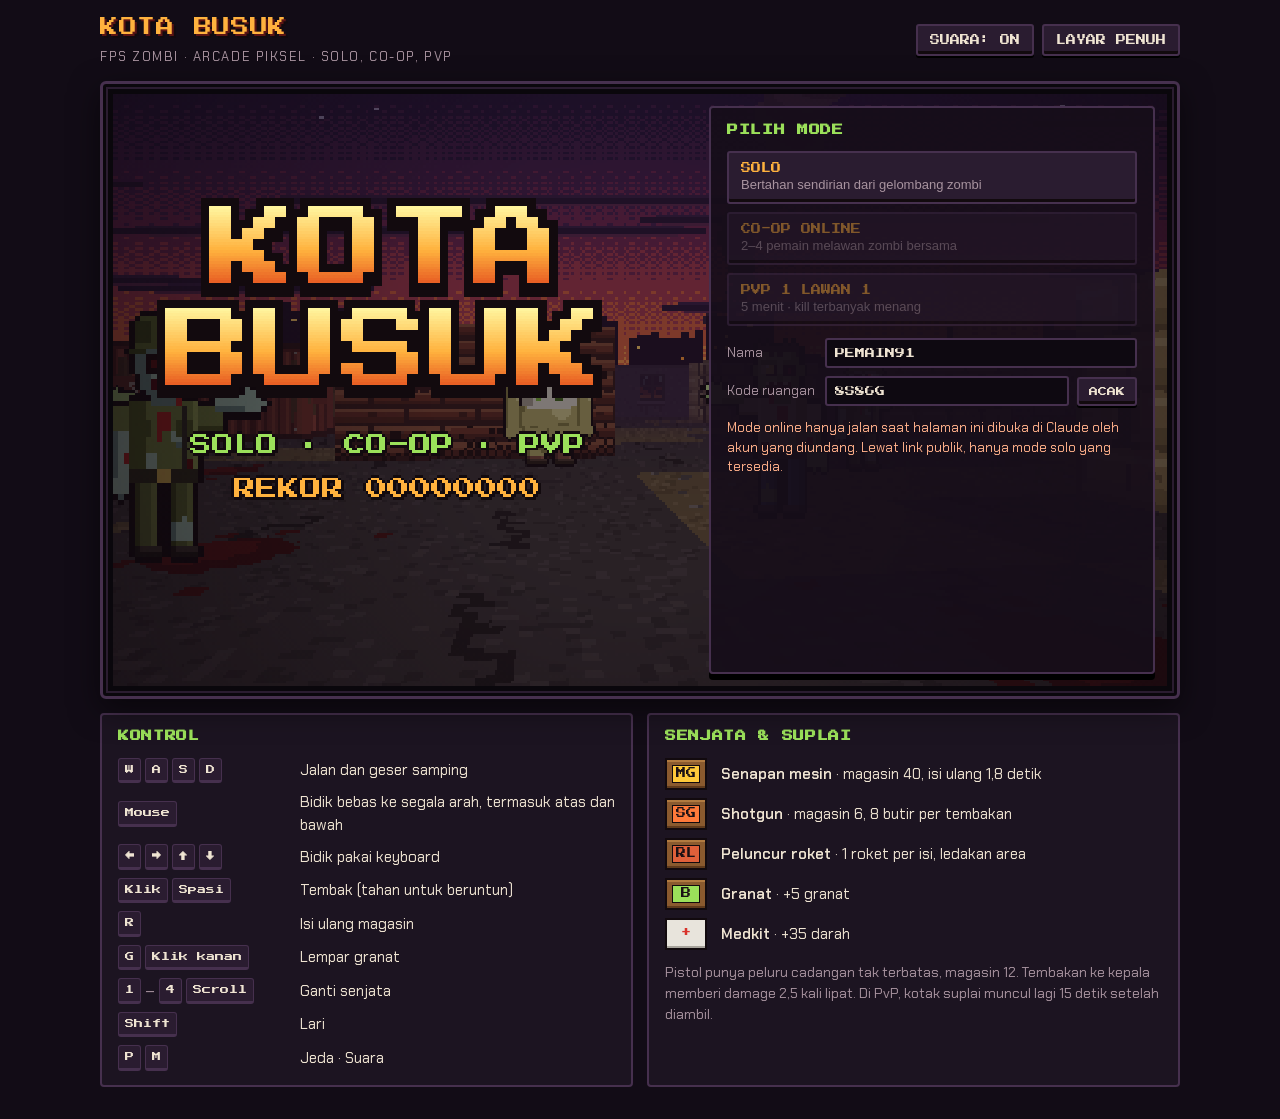
<file: kotabusuk.html>
<!doctype html><html><head><meta charset=utf8><meta name=viewport content="width=device-width,initial-scale=1,viewport-fit=cover"><style>:root{color-scheme:light;box-sizing:border-box;padding-top:env(safe-area-inset-top,0px);padding-bottom:env(safe-area-inset-bottom,0px)}html{scroll-padding-top:env(safe-area-inset-top,0px)}body{margin:0;padding:0;font:14px -apple-system,BlinkMacSystemFont,sans-serif;background:#fff;color:#000}img{max-width:100%}[hidden]:not([hidden=until-found i]){display:none!important}</style></head><body>
<title>Kota Busuk</title>
<meta name="claude:viewport-fit-sides" content="cover">
<link rel="preconnect" href="https://fonts.googleapis.com">
<link rel="preconnect" href="https://fonts.gstatic.com" crossorigin>
<link href="https://fonts.googleapis.com/css2?family=Press+Start+2P&family=Chakra+Petch:wght@400;600;700&display=swap" rel="stylesheet">
<style>
/* Layout: arcade cabinet — header strip, bezel-framed 16:9 screen with mode menu docked right, keycap legend below */
:root{
  --ink:#120c16; --panel:#1c1421; --bezel:#2a1c30; --line:#46304e;
  --text:#efe4d2; --muted:#a8939f; --amber:#ffb23e; --toxic:#9be05a; --blood:#d8322a;
  --f-display:"Press Start 2P", ui-monospace, "Courier New", monospace;
  --f-body:"Chakra Petch", system-ui, -apple-system, "Segoe UI", sans-serif;
  color-scheme:dark;
}
[hidden]{display:none!important}
html,body{background:var(--ink);color:var(--text)}
body{font-family:var(--f-body);font-size:15px;line-height:1.5;
  padding-left:max(16px, env(safe-area-inset-left,0px));padding-right:max(16px, env(safe-area-inset-right,0px));padding-block:14px 32px}
.wrap{max-width:1080px;margin:0 auto;display:flex;flex-direction:column;gap:14px}
.top{display:flex;flex-wrap:wrap;align-items:center;justify-content:space-between;gap:10px}
.brand{display:flex;flex-direction:column;gap:6px;min-width:0}
.logo{font-family:var(--f-display);font-size:18px;letter-spacing:.04em;color:var(--amber);text-shadow:2px 2px 0 #5a1414, 4px 4px 0 #120a0e}
.tag{font-size:13px;color:var(--muted);text-transform:uppercase;letter-spacing:.12em}
.actions{display:flex;gap:8px;flex-wrap:wrap}
.btn{font-family:var(--f-display);font-size:10px;color:var(--text);background:var(--bezel);border:2px solid var(--line);
  box-shadow:inset 0 -3px 0 #120a0e, 0 2px 0 #000;padding:9px 12px;cursor:pointer;border-radius:3px}
.btn:hover:not(:disabled){border-color:var(--amber)}
.btn:disabled{opacity:.45;cursor:not-allowed}
.btn.go{background:#8a1e18;border-color:#ff6a4a}
.btn.sm{padding:8px 10px;font-size:9px}
.btn:focus-visible,canvas:focus-visible,.mode:focus-visible,input:focus-visible{outline:2px solid var(--amber);outline-offset:2px}
.cab{position:relative;background:#0a070c;border:3px solid var(--line);border-radius:6px;padding:10px;
  box-shadow:inset 0 0 0 3px #0a070c, inset 0 0 0 5px var(--bezel), 0 10px 30px rgba(0,0,0,.5)}
#screen{display:block;width:100%;max-width:calc((100dvh - 60px) * 16 / 9);aspect-ratio:16/9;margin:0 auto;
  image-rendering:pixelated;image-rendering:crisp-edges;background:#000;touch-action:none;cursor:crosshair}
.cab:fullscreen{display:flex;align-items:center;justify-content:center;border:0;border-radius:0;padding:0;background:#000}
.cab:fullscreen #screen{max-width:calc(100vh * 16 / 9)}

.menu{position:absolute;top:22px;right:22px;bottom:22px;width:min(46%,410px);overflow:auto;
  background:rgba(22,14,26,.92);border:2px solid var(--line);border-radius:4px;padding:14px 16px;
  box-shadow:0 6px 0 #000;display:flex;flex-direction:column}
.mview{display:flex;flex-direction:column;gap:12px}
.mh{font-family:var(--f-display);font-size:11px;color:var(--toxic);margin:0;letter-spacing:.06em;line-height:1.6;text-wrap:balance}
.modes{display:grid;gap:8px}
.mode{display:flex;flex-direction:column;align-items:flex-start;gap:4px;text-align:left;cursor:pointer;
  background:var(--bezel);border:2px solid var(--line);border-radius:3px;padding:10px 12px;color:var(--text);
  box-shadow:inset 0 -3px 0 #120a0e}
.mode:hover:not(:disabled){border-color:var(--amber)}
.mode:disabled{opacity:.45;cursor:not-allowed}
.mt{font-family:var(--f-display);font-size:10px;color:var(--amber)}
.md{font-size:13px;color:var(--muted)}
.fields{display:grid;grid-template-columns:auto minmax(0,1fr);gap:8px 10px;align-items:center}
.fields label{font-size:13px;color:var(--muted)}
.row{display:flex;gap:8px;align-items:center;flex-wrap:wrap}
.row input{flex:1;min-width:0}
input{font-family:var(--f-display);font-size:10px;color:var(--text);background:#0e0911;border:2px solid var(--line);
  border-radius:3px;padding:8px;text-transform:uppercase;width:100%;min-width:0;box-sizing:border-box}
.mnote{margin:0;font-size:13px;color:var(--muted);max-width:62ch}
.mnote.warn{color:#ffb08a}
.plist{list-style:none;margin:0;padding:0;display:grid;gap:6px}
.plist li{display:flex;align-items:center;gap:8px;background:#0e0911;border:1px solid var(--line);padding:7px 9px;border-radius:3px;min-width:0}
.chip{width:12px;height:12px;flex:none;border:2px solid #120a0e}
.pn{font-family:var(--f-display);font-size:9px;flex:1;min-width:0;overflow:hidden;text-overflow:ellipsis;white-space:nowrap}
.ptag{font-family:var(--f-display);font-size:8px;color:var(--ink);background:var(--amber);padding:3px 5px;border-radius:2px}
.ptag.me{background:var(--toxic)}
.ptag.sp{background:var(--muted)}
.code{font-family:var(--f-display);font-size:12px;color:var(--text);letter-spacing:.12em;background:#0e0911;border:1px dashed var(--line);padding:6px 9px;user-select:all}

.touch{display:flex;justify-content:space-between;align-items:center;gap:16px;padding:14px 6px 2px;
  user-select:none;-webkit-user-select:none;touch-action:none}
.stick{width:124px;height:124px;border-radius:50%;border:2px solid var(--line);background:rgba(239,228,210,.04);position:relative;touch-action:none;flex:none}
.knob{position:absolute;left:50%;top:50%;width:54px;height:54px;margin:-27px 0 0 -27px;border-radius:50%;
  background:var(--bezel);border:3px solid var(--amber);box-shadow:0 3px 0 #000}
.tbtns{display:grid;grid-template-columns:auto auto;grid-template-rows:repeat(3,auto);gap:8px;align-items:center}
.tbtns button{font-family:var(--f-display);font-size:8px;color:var(--text);border:3px solid #120a0e;border-radius:50%;
  width:58px;height:58px;background:var(--bezel);box-shadow:0 3px 0 #000;touch-action:none}
#tFire{grid-row:1 / span 3;grid-column:2;width:104px;height:104px;font-size:11px;background:#8a1e18;border-color:#ff6a4a}
#tNade{background:#3a5a20;border-color:var(--toxic)}
#tReload{background:#5a4a1a;border-color:var(--amber)}
@media (orientation:landscape) and (pointer:coarse){
  .touch{position:absolute;left:0;right:0;bottom:0;padding:10px max(14px, env(safe-area-inset-left,0px)) 14px;pointer-events:none}
  .touch > *{pointer-events:auto;opacity:.72}
  .stick{width:104px;height:104px}
  #tFire{width:88px;height:88px}
  .tbtns button{width:48px;height:48px}
}
@media (max-width:640px){
  .menu{position:static;width:auto;margin-top:10px;max-height:none}
}
.info{display:grid;grid-template-columns:repeat(auto-fit,minmax(min(100%,320px),1fr));gap:14px}
.block{background:var(--panel);border:2px solid var(--line);border-radius:4px;padding:14px 16px;min-width:0}
.block h2{font-family:var(--f-display);font-size:11px;color:var(--toxic);margin:0 0 12px;letter-spacing:.06em;text-wrap:balance}
.keys,.crates{list-style:none;margin:0;padding:0;display:grid;gap:8px}
.keys li,.crates li{display:grid;grid-template-columns:minmax(0,170px) minmax(0,1fr);gap:12px;align-items:center}
.caps{display:flex;flex-wrap:wrap;gap:4px;align-items:center;color:var(--muted)}
kbd{font-family:var(--f-display);font-size:9px;color:var(--text);background:var(--bezel);border:1px solid var(--line);
  border-bottom-width:3px;border-radius:3px;padding:4px 6px;white-space:nowrap}
.crates li{grid-template-columns:44px minmax(0,1fr)}
.crate{font-family:var(--f-display);font-size:10px;display:inline-grid;place-items:center;width:38px;height:28px;
  background:#8a5a2e;border:2px solid #120a0e;box-shadow:inset 0 2px 0 #b07a40, inset 0 -2px 0 #5e3a1c;color:#1a1014;--plate:#ffc93a}
.crate::before{content:"";grid-area:1/1;width:26px;height:16px;background:var(--plate);border:1px solid #120a0e}
.crate > span{grid-area:1/1;position:relative}
.c-sg{--plate:#ff7a3a}.c-rl{--plate:#e0603a}.c-b{--plate:#9be05a}
.c-med{background:#e8e4dc;box-shadow:inset 0 -2px 0 #a8a49c;color:#d8322a}
.c-med::before{display:none}
.note{margin:12px 0 0;color:var(--muted);font-size:14px;max-width:62ch}
b{color:var(--text);font-weight:600}
@media (max-width:480px){.keys li{grid-template-columns:1fr;gap:4px}.logo{font-size:15px}}
</style>

<div class="wrap">
  <header class="top">
    <div class="brand">
      <span class="logo">KOTA BUSUK</span>
      <span class="tag">FPS zombi · arcade piksel · solo, co-op, PvP</span>
    </div>
    <div class="actions">
      <button class="btn" id="btnExit" type="button" hidden>KELUAR KE MENU</button>
      <button class="btn" id="btnSound" type="button">SUARA: ON</button>
      <button class="btn" id="btnFull" type="button">LAYAR PENUH</button>
    </div>
  </header>

  <div class="cab" id="cab">
    <canvas id="screen" width="384" height="216" tabindex="0" aria-label="Layar game Kota Busuk"></canvas>
    <div class="menu" id="menu">
      <div class="mview" id="vMain">
        <h2 class="mh">PILIH MODE</h2>
        <div class="modes">
          <button class="mode" id="mSolo" type="button"><span class="mt">SOLO</span><span class="md">Bertahan sendirian dari gelombang zombi</span></button>
          <button class="mode" id="mCoop" type="button" disabled><span class="mt">CO-OP ONLINE</span><span class="md">2–4 pemain melawan zombi bersama</span></button>
          <button class="mode" id="mPvp" type="button" disabled><span class="mt">PVP 1 LAWAN 1</span><span class="md">5 menit · kill terbanyak menang</span></button>
        </div>
        <div class="fields">
          <label for="fNick">Nama</label><input id="fNick" maxlength="10" autocomplete="off" spellcheck="false">
          <label for="fRoom">Kode ruangan</label><div class="row"><input id="fRoom" maxlength="12" autocomplete="off" spellcheck="false"><button class="btn sm" id="bRand" type="button">ACAK</button></div>
        </div>
        <p class="mnote" id="netNote">Memeriksa koneksi online…</p>
      </div>
      <div class="mview" id="vLobby" hidden>
        <h2 class="mh" id="lTitle">RUANGAN</h2>
        <div class="row"><span class="mnote">Kode:</span><span class="code" id="lCode"></span></div>
        <ul class="plist" id="lList"></ul>
        <p class="mnote" id="lMsg"></p>
        <div class="row"><button class="btn go" id="bStart" type="button">MULAI</button><button class="btn" id="bLeave" type="button">KELUAR</button></div>
        <p class="mnote">Bagikan kode ini ke temanmu. Mereka buka halaman ini dari link yang kamu bagikan lewat menu Share, pilih mode yang sama, lalu masukkan kode yang sama.</p>
      </div>
    </div>
    <div class="touch" id="touch" hidden>
      <div class="stick" id="stick"><div class="knob" id="knob"></div></div>
      <div class="tbtns">
        <button id="tSwap" type="button">GANTI</button>
        <button id="tNade" type="button">GRANAT</button>
        <button id="tReload" type="button">ISI</button>
        <button id="tFire" type="button">TEMBAK</button>
      </div>
    </div>
  </div>

  <section class="info">
    <div class="block">
      <h2>KONTROL</h2>
      <ul class="keys">
        <li><span class="caps"><kbd>W</kbd><kbd>A</kbd><kbd>S</kbd><kbd>D</kbd></span><span>Jalan dan geser samping</span></li>
        <li><span class="caps"><kbd>Mouse</kbd></span><span>Bidik bebas ke segala arah, termasuk atas dan bawah</span></li>
        <li><span class="caps"><kbd>←</kbd><kbd>→</kbd><kbd>↑</kbd><kbd>↓</kbd></span><span>Bidik pakai keyboard</span></li>
        <li><span class="caps"><kbd>Klik</kbd><kbd>Spasi</kbd></span><span>Tembak (tahan untuk beruntun)</span></li>
        <li><span class="caps"><kbd>R</kbd></span><span>Isi ulang magasin</span></li>
        <li><span class="caps"><kbd>G</kbd><kbd>Klik kanan</kbd></span><span>Lempar granat</span></li>
        <li><span class="caps"><kbd>1</kbd>–<kbd>4</kbd><kbd>Scroll</kbd></span><span>Ganti senjata</span></li>
        <li><span class="caps"><kbd>Shift</kbd></span><span>Lari</span></li>
        <li><span class="caps"><kbd>P</kbd><kbd>M</kbd></span><span>Jeda · Suara</span></li>
      </ul>
    </div>
    <div class="block">
      <h2>SENJATA &amp; SUPLAI</h2>
      <ul class="crates">
        <li><span class="crate"><span>MG</span></span><span><b>Senapan mesin</b> · magasin 40, isi ulang 1,8 detik</span></li>
        <li><span class="crate c-sg"><span>SG</span></span><span><b>Shotgun</b> · magasin 6, 8 butir per tembakan</span></li>
        <li><span class="crate c-rl"><span>RL</span></span><span><b>Peluncur roket</b> · 1 roket per isi, ledakan area</span></li>
        <li><span class="crate c-b"><span>B</span></span><span><b>Granat</b> · +5 granat</span></li>
        <li><span class="crate c-med"><span>+</span></span><span><b>Medkit</b> · +35 darah</span></li>
      </ul>
      <p class="note">Pistol punya peluru cadangan tak terbatas, magasin 12. Tembakan ke kepala memberi damage 2,5 kali lipat. Di PvP, kotak suplai muncul lagi 15 detik setelah diambil.</p>
    </div>
  </section>
</div>

<script>
(()=>{
'use strict';
const W=384,H=216,HH=H>>1,HW=W>>1,PMAX=88,SH=HH+PMAX;
const PLANE=W/(2*H);
const cv=document.getElementById('screen');
const ctx=cv.getContext('2d');
ctx.imageSmoothingEnabled=false;
const world=document.createElement('canvas');world.width=W;world.height=H;
const wctx=world.getContext('2d');
const img=wctx.createImageData(W,H);
const buf=new Uint32Array(img.data.buffer);
const zbuf=new Float32Array(W);
const R=Math.random;
const reduceMotion=matchMedia('(prefers-reduced-motion: reduce)').matches;
const isTouch=matchMedia('(pointer: coarse)').matches&&(navigator.maxTouchPoints||0)>0;
const OUT='#120a0e';
let horizon=HH;

/* ================= pixel helpers ================= */
function hex(h){const n=parseInt(h.slice(1),16);return[(n>>16)&255,(n>>8)&255,n&255];}
function rng(seed){return function(){seed|=0;seed=seed+0x6D2B79F5|0;let t=Math.imul(seed^seed>>>15,1|seed);t=t+Math.imul(t^t>>>7,61|t)^t;return((t^t>>>14)>>>0)/4294967296;};}
function addOutline(g,w,h,col){
  const d=g.getImageData(0,0,w,h),a=d.data,[r,gg,b]=hex(col),s=new Uint8Array(w*h);
  for(let i=0;i<w*h;i++)s[i]=a[i*4+3]>0?1:0;
  for(let y=0;y<h;y++)for(let x=0;x<w;x++){const i=y*w+x;if(s[i])continue;
    if((x>0&&s[i-1])||(x<w-1&&s[i+1])||(y>0&&s[i-w])||(y<h-1&&s[i+w])){a[i*4]=r;a[i*4+1]=gg;a[i*4+2]=b;a[i*4+3]=255;}}
  g.putImageData(d,0,0);
}
function makeSprite(w,h,paint,outline){
  const c=document.createElement('canvas');c.width=w;c.height=h;
  const g=c.getContext('2d',{willReadFrequently:true});
  const P=(x,y,col,ww=1,hh=1)=>{g.fillStyle=col;g.fillRect(Math.round(x),Math.round(y),ww,hh);};
  paint(P,g);
  if(outline)addOutline(g,w,h,outline);
  const d=g.getImageData(0,0,w,h);
  return{w,h,cv:c,px:new Uint32Array(d.data.buffer)};
}
function disc(P,cx,cy,r,col){cx=Math.round(cx);cy=Math.round(cy);const r2=r*r+r*0.6,Rr=Math.ceil(r);
  for(let y=-Rr;y<=Rr;y++){const q=r2-y*y;if(q<0)continue;const w=Math.floor(Math.sqrt(q));P(cx-w,cy+y,col,2*w+1,1);}}
function trap(P,cx,y0,y1,w0,w1,col,hi,sh){for(let y=y0;y<=y1;y++){const t=(y-y0)/Math.max(1,y1-y0),hw=Math.round(w0+(w1-w0)*t),e=Math.max(1,hw>>2);
  P(cx-hw,y,col,hw*2,1);if(hi)P(cx-hw,y,hi,e,1);if(sh)P(cx+hw-e,y,sh,e,1);}}
const FONT={M:['101','111','111','101','101'],G:['011','100','101','101','011'],S:['011','100','010','001','110'],R:['110','101','110','101','101'],L:['100','100','100','100','111'],B:['110','101','110','101','110'],'0':['111','101','101','101','111'],'7':['111','001','010','010','010']};
function glyphs(P,s,x,y,col){for(const ch of s){const g=FONT[ch];if(g)g.forEach((row,j)=>{for(let i=0;i<3;i++)if(row[i]==='1')P(x+i,y+j,col);});x+=4;}}

/* ================= textures ================= */
const WT=[];
WT[0]=makeSprite(32,32,P=>{const r=rng(11);P(0,0,'#4a2522',32,32);const cols=['#9c4a35','#a85a3e','#8a3f2f','#94452f'];
  for(let row=0;row<8;row++){const y=row*4,off=(row%2)*8;
    for(let bx=-8;bx<32;bx+=16){const x=bx+off,c=cols[(r()*cols.length)|0];
      P(x+1,y,c,15,3);P(x+1,y,'#c27350',15,1);P(x+1,y+2,'#6e3326',15,1);if(r()<0.35)P(x+2+((r()*10)|0),y+1,'#5a2a22',2,1);}}
  for(let i=0;i<3;i++){const x=1+(r()*28)|0,y=(r()*26)|0;P(x,y,'#2a1512',2,2);P(x-1,y,'#7a4a3a',1,1);}
  P(24,0,'#3a1d1a',8,3);P(27,3,'#3a1d1a',5,2);
  for(let y=24;y<32;y++)for(let x=0;x<32;x++)if(((x+y)&1)===0&&r()<(y-23)/10)P(x,y,'#2a1512');});
WT[1]=makeSprite(32,32,P=>{const r=rng(21);P(0,0,'#3e321f',32,32);
  for(let row=0;row<4;row++){const y=row*8,off=(row%2)*8;
    for(let bx=-8;bx<32;bx+=16){const x=bx+off;
      P(x+1,y+1,'#b59a62',14,6);P(x+2,y,'#b59a62',12,1);P(x+2,y+7,'#7d6840',12,1);
      P(x+2,y+1,'#d6bf86',11,1);P(x+1,y+2,'#d6bf86',1,3);P(x+1,y+5,'#9a824f',14,2);P(x+14,y+2,'#7d6840',1,4);
      P(x+7,y+2,'#5c4a2c',1,4);if(r()<0.4)P(x+3+((r()*7)|0),y+3,'#8a7348',2,1);}}});
WT[2]=makeSprite(32,32,P=>{const r=rng(31);P(0,0,'#8e3b2a',32,32);
  for(let x=0;x<32;x+=4){P(x,0,'#b5533a',1,32);P(x+2,0,'#5e251a',1,32);}
  P(0,0,'#3a1a14',32,2);P(0,30,'#3a1a14',32,2);P(0,2,'#6a2a1e',32,1);
  for(let i=0;i<7;i++){const x=(r()*30)|0,y=2+((r()*10)|0),l=4+((r()*14)|0);P(x,y,'#6b4a2a',1,l);P(x+1,y,'#5a3a22',1,l>>1);}
  P(9,11,'#7e3424',14,9);glyphs(P,'07',11,13,'#d9cfc0');for(const[x,y]of[[1,3],[30,3],[1,28],[30,28]])P(x,y,'#c9c0b0');});
WT[3]=makeSprite(32,32,P=>{const r=rng(41);P(0,0,'#7c7470',32,32);
  for(let i=0;i<150;i++)P((r()*32)|0,(r()*32)|0,r()<0.5?'#6a625e':'#8e8682');
  P(9,5,'#d9c9a3',13,17);P(9,5,'#efe2c0',13,1);P(21,5,'#b8a985',1,17);
  P(11,8,'#b8504a',9,6);P(13,9,'#efe2c0',2,2);P(16,9,'#efe2c0',2,2);P(14,12,'#efe2c0',3,1);
  P(11,16,'#6a5a4a',9,1);P(11,18,'#6a5a4a',7,1);P(19,19,'#7c7470',3,3);P(20,18,'#7c7470',2,1);
  let x=4,y=0;for(let i=0;i<32;i++){P(x,y,'#3e3836');y++;if(r()<0.4)x+=r()<0.5?-1:1;}
  for(let i=0;i<13;i++)P(4+i*2,26+Math.round(Math.sin(i*1.3)*2),'#7fd04a',2,1);
  for(let yy=28;yy<32;yy++)for(let xx=0;xx<32;xx++)if(r()<0.3)P(xx,yy,'#4e4744');});
WT[4]=makeSprite(32,32,P=>{const r=rng(51);P(0,0,'#6e6278',32,32);
  for(let i=0;i<130;i++)P((r()*32)|0,(r()*32)|0,r()<0.5?'#5e5368':'#7e7288');
  P(0,0,'#544a5e',32,2);P(8,5,'#2a2230',16,17);P(9,6,'#1a1420',14,15);
  for(let y=12;y<21;y++)for(let x=9;x<23;x++)if(y>17||((x+y)&1)===0)P(x,y,y>17?'#ff8f3a':'#a8452a');
  P(15,6,'#2a2230',2,15);P(9,12,'#2a2230',14,1);
  P(10,7,'#9ab3c9',2,1);P(10,8,'#9ab3c9',1,2);P(19,7,'#9ab3c9',2,2);P(21,9,'#6a8399',1,2);
  P(7,22,'#9a8ea6',18,2);P(7,24,'#3e3448',18,1);for(let i=0;i<5;i++)P(10+i*3,25,'#4e4458',1,2+((r()*4)|0));});
WT[5]=makeSprite(32,32,P=>{const r=rng(61);P(0,0,'#8a5a2e',32,32);
  for(let i=0;i<60;i++)P((r()*32)|0,(r()*32)|0,'#7a4e26',2,1);
  for(let y=0;y<32;y+=8){P(0,y,'#5e3a1c',32,1);P(0,y+1,'#b07a40',32,1);}
  P(0,0,'#4a2c14',32,2);P(0,30,'#4a2c14',32,2);P(0,0,'#4a2c14',2,32);P(30,0,'#4a2c14',2,32);
  for(let i=2;i<29;i++){P(i,i,'#b07a40',2,1);P(29-i,i,'#b07a40',2,1);P(i,i+1,'#5e3a1c',2,1);P(29-i,i+1,'#5e3a1c',2,1);}
  for(const[x,y]of[[3,3],[28,3],[3,28],[28,28]])P(x,y,'#c9c0b0');});
function floorTex(seed,blood){return makeSprite(32,32,P=>{const r=rng(seed);P(0,0,'#4a4044',32,32);
  for(let i=0;i<230;i++)P((r()*32)|0,(r()*32)|0,r()<0.5?'#3e3539':'#574c50');
  let x=(r()*32)|0,y=0;for(let i=0;i<44;i++){P(x&31,y&31,'#2a2326');if(r()<0.5)y++;else x+=r()<0.5?1:-1;}
  if(blood){disc(P,16,16,6,'#4e1416');disc(P,14,15,4,'#6a1a1a');for(let i=0;i<7;i++)P((r()*30)|0,(r()*30)|0,'#5a1818',2,2);}});}
const FT=[floorTex(71,false).px,makeSprite(32,32,P=>{const r=rng(81);P(0,0,'#7c6748',32,32);
  for(let i=0;i<260;i++)P((r()*32)|0,(r()*32)|0,r()<0.5?'#6c583c':'#8e7856');
  for(let i=0;i<6;i++){const x=(r()*30)|0,y=(r()*30)|0;P(x,y,'#5a5250',2,2);P(x,y,'#8a807c',1,1);}}).px,floorTex(91,true).px];

/* ================= sky (taller, so the view can tilt up) ================= */
const SKY=(()=>{const w=512,h=SH,c=document.createElement('canvas');c.width=w;c.height=h;const g=c.getContext('2d',{willReadFrequently:true});
  const d=g.createImageData(w,h),o=new Uint32Array(d.data.buffer);
  const st=['#140f28','#1b1433','#2b1842','#45204f','#6e2852','#a33b50','#d2603f','#f0954a'].map(hex);
  const bay=[0,8,2,10,12,4,14,6,3,11,1,9,15,7,13,5];
  for(let y=0;y<h;y++){const t=Math.pow(y/(h-1),1.6)*(st.length-1),i=Math.min(st.length-2,t|0),fr=t-i;
    for(let x=0;x<w;x++){const th=(bay[(y&3)*4+(x&3)]+0.5)/16,s=fr>th?st[i+1]:st[i];o[y*w+x]=(0xff000000|(s[2]<<16)|(s[1]<<8)|s[0])>>>0;}}
  g.putImageData(d,0,0);
  const r=rng(99),P=(x,y,col,ww=1,hh=1)=>{g.fillStyle=col;g.fillRect(Math.round(x),Math.round(y),ww,hh);};
  for(let i=0;i<160;i++)P((r()*w)|0,(r()*r()*130)|0,r()<0.2?'#fff6d8':'#a99ac8');
  const my=78;
  for(let y=-19;y<=19;y++)for(let x=-19;x<=19;x++){const q=x*x+y*y;if(q<361&&q>196&&((x+y)&1)===0)P(140+x,my+y,'#5a3363');}
  disc(P,140,my,13,'#e6d2a8');disc(P,137,my-3,10,'#f7ecd2');disc(P,145,my+4,3,'#cdb68e');disc(P,134,my-5,2,'#e0c9a0');disc(P,141,my-7,1,'#d8c19a');
  for(let i=0;i<18;i++){const cy=90+((r()*80)|0),cx=(r()*w)|0,len=30+((r()*80)|0);
    for(const ox of[0,-w]){P(cx+ox,cy,'#2a1838',len,2);P(cx+ox+4,cy-1,'#3a2048',len-10,1);P(cx+ox+6,cy+2,'#5a2a50',len-14,1);}}
  for(const sx of[60,300,430])for(let k=0;k<20;k++)disc(P,sx+Math.sin(k*0.7)*4+k*1.6,h-26-k*5,2+k*0.4,k%2?'#3a2440':'#33203a');
  let x=0;while(x<w){const bw=10+((r()*26)|0),bh=8+((r()*30)|0),top=h-bh;P(x,top,'#22132a',bw,bh);
    for(let k=0;k<bw;k+=2)if(r()<0.5)P(x+k,top-1-((r()*3)|0),'#22132a',2,3);
    for(let wy=top+3;wy<h-2;wy+=4)for(let wx=x+2;wx<x+bw-2;wx+=3)if(r()<0.16)P(wx,wy,r()<0.5?'#ff9a3a':'#ffcf6a');
    if(r()<0.25)P(x+(bw>>1),top-8,'#22132a',1,8);x+=bw+((r()*4)|0);}
  const id=g.getImageData(0,0,w,h);return{w,h,px:new Uint32Array(id.data.buffer)};})();

/* ================= zombies ================= */
function leg(P,o,x,hy,fy,w,torn){
  const len=fy-1-hy;P(x,hy,o.pants,w,len);P(x+w-1,hy,o.pantsS,1,len);P(x,hy,o.pantsH,1,len);
  if(torn){P(x,fy-5,o.skin,w,3);P(x+w-1,fy-5,o.skinS,1,3);P(x+1,fy-6,o.skin,1,1);}
  P(x-1,fy-1,o.shoe,w+1,2);P(x-1,fy-1,o.shoeH,w,1);
}
function zhead(P,o,hx,hy,roar){
  P(hx+1,hy,o.skin,8,1);P(hx,hy+1,o.skin,10,9);P(hx+1,hy+10,o.skin,8,1);
  P(hx+8,hy+1,o.skinS,2,9);P(hx+2,hy+10,o.skinS,7,1);P(hx+1,hy+2,o.skinH,1,4);
  P(hx-1,hy+4,o.skinS,1,3);P(hx+10,hy+4,o.skinS,1,3);
  if(o.helmet){P(hx-1,hy-2,o.helmet,12,5);P(hx,hy-3,o.helmet,10,1);P(hx-2,hy+3,o.helmetS,14,1);P(hx+1,hy-2,o.helmetH,3,1);P(hx+8,hy-2,o.helmetS,3,4);}
  else if(o.hair){P(hx,hy,o.hair,10,1);for(let i=0;i<10;i++)if(i%3!==1)P(hx+i,hy-1+(i%2),o.hair,1,2);}
  else{P(hx+2,hy+1,o.skinS,6,1);for(let i=0;i<3;i++)P(hx+3+i*2,hy,o.skinS,1,3);}
  P(hx+1,hy+3,o.skinS,4,1);P(hx+6,hy+3,o.skinS,3,1);
  P(hx+2,hy+4,'#1a0a0c',3,3);P(hx+2,hy+4,o.eye,2,2);P(hx+2,hy+4,'#ffffff',1,1);
  P(hx+6,hy+4,'#1a0a0c',3,3);P(hx+7,hy+5,o.eye2,1,1);P(hx+5,hy+6,o.skinS,1,2);
  const mh=roar?3:2;P(hx+2,hy+8,'#4a0c10',6,mh);
  P(hx+2,hy+8,'#efe6c8',1,1);P(hx+4,hy+8,'#efe6c8',1,1);P(hx+6,hy+8,'#efe6c8',1,1);
  P(hx+3,hy+8+mh,o.drool,1,2);P(hx+3,hy+10+mh,o.drool,1,1);
}
function paintZombie(P,o,pose){
  const by=(pose.leg===0||pose.leg===2)?1:0,liftL=pose.leg===0?2:0,liftR=pose.leg===2?2:0,fat=o.fat;
  if(!fat){leg(P,o,15,33+by,46-liftL,4,true);leg(P,o,21,33+by,46-liftR,4,false);}
  else{leg(P,o,12,37+by,46-liftL,6,false);leg(P,o,22,37+by,46-liftR,6,true);}
  const ty=fat?17+by:20+by;
  if(!fat){
    P(14,ty,o.shirt,12,14);P(23,ty,o.shirtS,3,14);P(14,ty,o.shirtH,1,14);P(18,ty-1,o.skinS,4,2);
    P(16,ty+5,o.skin,3,2);P(17,ty+7,o.skinS,1,1);P(21,ty+9,o.skin,2,3);
    P(19,ty+2,o.blood,2,3);P(20,ty+5,o.blood,1,2);P(15,ty+10,o.bloodD,2,2);P(14,ty+12,o.belt,12,2);
    if(o.helmet){P(19,ty+12,'#c9a64a',2,2);P(15,ty+3,o.shirtS,3,3);P(22,ty+3,o.shirtS,2,3);P(16,ty+1,'#2a2a20',1,11);}
  }else{
    disc(P,20,ty+14,11,o.skinS);disc(P,19,ty+13,10,o.skin);disc(P,15,ty+10,3,o.skinH);
    if(o.shirt){P(10,ty,o.shirt,20,9);P(26,ty,o.shirtS,4,9);P(10,ty,o.skin,3,4);P(27,ty,o.skin,3,4);P(12,ty+9,o.shirt,16,1);P(15,ty+3,o.bloodD,3,3);P(23,ty+5,o.blood,2,2);}
    else{P(9,ty,o.skin,22,6);P(27,ty,o.skinS,4,6);for(let i=0;i<5;i++)P(12+i*3,ty+8,'#2a1a2e',1,3);P(11,ty+9,'#2a1a2e',14,1);}
    P(20,ty+17,o.skinS,1,2);P(13,ty+15,o.skinS,4,1);P(24,ty+16,o.skinS,3,1);P(10,ty+20,o.belt,20,2);
  }
  const lx=fat?5:10,rx=fat?31:26,aw=fat?5:4;
  if(pose.attack===1){
    for(const x of[lx,rx]){P(x,ty-12,o.skin,aw,15);P(x+aw-1,ty-12,o.skinS,1,15);P(x,ty-1,o.shirt||o.skin,aw,4);
      P(x-1,ty-15,o.skinH,1,3);P(x+1,ty-15,o.skin,1,3);P(x+3,ty-15,o.skin,1,3);}
  }else if(pose.attack===2){
    P(lx-4,ty+1,o.skin,aw+5,4);P(lx-4,ty+4,o.skinS,aw+5,1);P(lx-6,ty,o.skinH,2,1);P(lx-6,ty+2,o.skin,2,1);P(lx-6,ty+4,o.skin,2,1);
    P(rx,ty+1,o.skin,aw+5,4);P(rx,ty+4,o.skinS,aw+5,1);P(rx+aw+5,ty,o.skin,2,1);P(rx+aw+5,ty+2,o.skin,2,1);P(rx+aw+5,ty+4,o.skin,2,1);
    if(o.shirt&&!fat){P(lx,ty+1,o.shirt,aw,4);P(rx,ty+1,o.shirt,aw,4);}
  }else if(!fat){
    const s=pose.arm;
    P(10,ty+1-s,o.shirt,4,4);P(10,ty+4-s,o.shirtS,4,1);P(6,ty-1-s,o.skin,5,3);P(6,ty+1-s,o.skinS,5,1);
    P(3,ty-2-s,o.skin,3,4);P(2,ty-2-s,o.skinH,1,1);P(2,ty-s,o.skin,1,1);P(3,ty-3-s,o.skin,1,1);P(5,ty-3-s,o.skin,1,1);
    P(26,ty+1,o.shirt,3,4);P(26,ty+5,o.skin,3,8);P(28,ty+5,o.skinS,1,8);
    P(26,ty+13,o.skin,4,3);P(27,ty+16,o.skinS,1,1);P(29,ty+16,o.skinS,1,1);P(26,ty+9,o.blood,1,2);
  }else{
    const s=pose.arm;
    for(const[x,sh]of[[lx,s],[rx,1-s]]){P(x,ty+1,o.skin,aw,16+sh);P(x+aw-1,ty+1,o.skinS,1,16+sh);P(x,ty+1,o.skinH,1,6);
      P(x-1,ty+16+sh,o.skin,aw+1,3);P(x,ty+19+sh,o.skinS,1,1);P(x+3,ty+19+sh,o.skinS,1,1);}
  }
  if(!fat)zhead(P,o,14,8+by,pose.attack>0);else zhead(P,o,15,6+by,pose.attack>0);
  if(o.vomit&&pose.attack){P(18,ty,o.vomit,2,4);P(19,ty+4,o.vomit,1,3);}
}
function meltFrames(base,n,blood,bloodD){
  const out=[],w=base.w,h=base.h,r=rng(77),noise=[];for(let x=0;x<w;x++)noise.push(0.55+r()*0.45);
  for(let f=1;f<=n;f++){const p=f/n;
    out.push(makeSprite(w,h,(P,g)=>{
      const d=g.createImageData(w,h),o=new Uint32Array(d.data.buffer),src=base.px,k=1-0.42*p;
      for(let x=0;x<w;x++){const drop=Math.floor(p*p*h*0.95*noise[x]);
        for(let y=h-1;y>=0;y--){const sy=y-drop;if(sy<0)break;const c=src[sy*w+x];if(!(c>>>24))continue;
          const rr=(c&255)*k,gg=((c>>>8)&255)*k*0.92,bb=((c>>>16)&255)*k;o[y*w+x]=(0xff000000|(bb<<16)|(gg<<8)|rr)>>>0;}}
      g.putImageData(d,0,0);
      const pw=Math.round(8+p*24),px=20-(pw>>1);P(px,h-2,bloodD,pw,2);P(px+2,h-3,blood,pw-4,1);P(px+3,h-2,blood,pw-8,1);
    },OUT));}
  return out;
}
const ZPAL={
  walk:{skin:'#8fb06a',skinS:'#5e7d45',skinH:'#bcd68e',shirt:'#cdb88f',shirtS:'#94805a',shirtH:'#e6d6b0',pants:'#40548a',pantsS:'#28355c',pantsH:'#5a70a8',
    shoe:'#2a1e18',shoeH:'#4a3a30',hair:'#2e2219',eye:'#ffe14a',eye2:'#8a1a1a',blood:'#a3201d',bloodD:'#5c0e0e',belt:'#3a2a1f',drool:'#a3201d'},
  run:{skin:'#9ab8a8',skinS:'#62807a',skinH:'#c6dccf',shirt:'#6b7a3a',shirtS:'#46521f',shirtH:'#8a9a50',pants:'#55602c',pantsS:'#373f18',pantsH:'#6e7a3c',
    shoe:'#1c1714',shoeH:'#3a302a',helmet:'#58682c',helmetS:'#38431a',helmetH:'#7e8f42',eye:'#ff5a3a',eye2:'#5a1010',blood:'#a3201d',bloodD:'#5c0e0e',belt:'#2a2a1a',drool:'#a3201d'},
  fat:{fat:true,skin:'#b7b06a',skinS:'#857e43',skinH:'#dcd592',shirt:'#e3dfd2',shirtS:'#a9a493',pants:'#7a4a3a',pantsS:'#53302a',pantsH:'#94604c',
    shoe:'#2a1e18',shoeH:'#4a3a30',hair:'#3a2a1f',eye:'#c6ff4a',eye2:'#4a6a1a',blood:'#7fbf3a',bloodD:'#3e6a1a',belt:'#3a2a1f',drool:'#9be05a',vomit:'#9be05a'},
  brute:{fat:true,skin:'#8f7aa3',skinS:'#5d4c70',skinH:'#b9a6c9',shirt:null,pants:'#3a3a46',pantsS:'#24242e',pantsH:'#50505e',
    shoe:'#18141a',shoeH:'#3a3440',eye:'#ff3a3a',eye2:'#ff3a3a',blood:'#a3201d',bloodD:'#5c0e0e',belt:'#5a3a22',drool:'#d8322a'},
};
function buildZ(o){
  const walk=[0,1,2,3].map(l=>makeSprite(40,48,P=>paintZombie(P,o,{leg:l,arm:(l>>1)&1,attack:0}),OUT));
  const atk=[1,2].map(a=>makeSprite(40,48,P=>paintZombie(P,o,{leg:1,arm:0,attack:a}),OUT));
  return{walk,atk,die:meltFrames(walk[1],6,o.blood,o.bloodD)};
}
const FR={};for(const k in ZPAL)FR[k]=buildZ(ZPAL[k]);

/* ================= player soldiers (other players) ================= */
const TEAMS=[['#3d7bd8','#24508f'],['#d8453d','#8f2420'],['#e8b43a','#9a7420'],['#4fb84a','#2e7a2a']];
function paintSoldier(P,team,teamS,pose){
  const C={skin:'#e0b088',skinS:'#b07a58',pants:'#4e5a2a',pantsS:'#323c16',pantsH:'#66743a',shoe:'#2a2018',shoeH:'#4a3a30',
    vest:'#6b7a3a',vestS:'#46521f',vestH:'#8a9a50',hel:'#56652a',helS:'#38431a',helH:'#7e8f42',gun:'#3a3e45',gunH:'#6a707a',gunS:'#24272c'};
  const lg=(x,fy)=>{P(x,33,C.pants,4,fy-34);P(x+3,33,C.pantsS,1,fy-34);P(x,33,C.pantsH,1,fy-34);P(x-1,fy-1,C.shoe,5,2);P(x-1,fy-1,C.shoeH,4,1);};
  lg(15,46-(pose.f===0?2:0));lg(21,46-(pose.f===1?2:0));
  P(14,20,C.vest,12,14);P(23,20,C.vestS,3,14);P(14,20,C.vestH,1,14);
  P(14,31,'#2a2a1a',12,2);P(16,31,'#5a4a2e',3,2);P(21,31,'#5a4a2e',3,2);
  const hx=15,hy=8;
  if(!pose.back){
    P(16,20,team,8,2);P(16,22,teamS,8,1);P(17,24,C.vestS,2,4);P(21,24,C.vestS,2,4);
    P(10,21,C.vest,4,6);P(10,21,team,4,2);P(26,21,C.vest,4,6);P(26,21,team,4,2);
    P(11,27,C.skin,4,3);P(25,26,C.skin,4,3);
    P(13,25,C.gun,14,4);P(13,25,C.gunH,14,1);P(25,26,C.gunS,2,3);P(17,22,C.gunS,5,5);P(18,23,'#0c0d0f',3,3);
    P(hx+1,hy+2,C.skin,8,9);P(hx,hy+3,C.skin,10,7);P(hx+8,hy+3,C.skinS,2,7);P(hx+1,hy+10,C.skinS,8,1);
    P(hx+2,hy+5,'#1a0a0c',2,2);P(hx+6,hy+5,'#1a0a0c',2,2);P(hx+2,hy+5,'#ffffff',1,1);P(hx+6,hy+5,'#ffffff',1,1);P(hx+3,hy+8,C.skinS,4,1);
    P(hx-1,hy-1,C.hel,12,5);P(hx,hy-2,C.hel,10,1);P(hx-2,hy+3,C.helS,14,1);P(hx+1,hy-1,C.helH,3,1);P(hx+8,hy-1,C.helS,3,4);P(hx-1,hy+2,team,12,1);
  }else{
    P(15,21,'#5a4a2e',10,10);P(15,21,'#7a6440',10,1);P(23,21,'#3e3220',2,10);P(16,24,'#3e3220',8,1);P(17,26,team,6,2);
    P(10,21,C.vest,4,9);P(10,21,team,4,2);P(26,21,C.vest,4,9);P(26,21,team,4,2);P(10,30,C.skin,3,2);P(27,30,C.skin,3,2);
    P(27,9,C.gun,2,13);P(27,9,C.gunH,1,13);
    P(hx,hy+8,C.skinS,10,3);P(hx-1,hy-1,C.hel,12,10);P(hx,hy-2,C.hel,10,1);P(hx+8,hy-1,C.helS,3,10);P(hx,hy-1,C.helH,2,8);P(hx-2,hy+8,C.helS,14,1);P(hx-1,hy+2,team,12,1);
  }
}
const SOLD=TEAMS.map(([t,ts])=>{const front=[0,1].map(f=>makeSprite(40,48,P=>paintSoldier(P,t,ts,{f,back:false}),OUT));
  const back=[0,1].map(f=>makeSprite(40,48,P=>paintSoldier(P,t,ts,{f,back:true}),OUT));
  return{front,back,die:meltFrames(front[0],6,'#a3201d','#5c0e0e')};});

/* ================= fx sprites ================= */
const EXPL=(()=>{const fr=[],r=rng(5),bl=[];for(let i=0;i<10;i++)bl.push({a:r()*6.28,d:r()*0.9,s:0.5+r()*0.6});
  for(let f=0;f<8;f++){const p=f/7;fr.push(makeSprite(48,48,P=>{const cx=24,cy=32-p*8,Rr=6+p*14;
    for(const b of bl){const bx=cx+Math.cos(b.a)*b.d*Rr,by=cy+Math.sin(b.a)*b.d*Rr*0.8-p*4;
      const br=Math.max(1,Rr*0.5*b.s*(f<5?1:1-(f-4)/5)),sm=f>=4;
      disc(P,bx,by,br,sm?(f>5?'#4d4651':'#6e6470'):'#e0401a');
      if(!sm){disc(P,bx-1,by-1,br*0.7,'#ff9a1f');disc(P,bx-1,by-2,br*0.4,'#fff3a0');}else disc(P,bx-1,by-1,br*0.55,'#8a808c');}
    if(f<2)disc(P,cx,cy,Rr*0.9,'#fffbe0');},'#2a0d08'));}
  return fr;})();
const FLASH=makeSprite(32,32,P=>{disc(P,16,18,7,'#ff9a1f');disc(P,16,18,5,'#ffe27a');disc(P,16,18,3,'#ffffff');
  for(const[dx,dy,l]of[[0,-1,15],[1,-1,9],[-1,-1,9],[1,0,10],[-1,0,10]])for(let i=0;i<l;i++)P(16+dx*i,18+dy*i,i<l*0.5?'#fff3a0':'#ff9a1f',2,2);},'#e0401a');
const NADE=makeSprite(8,9,P=>{P(1,2,'#56652a',6,7);P(1,2,'#7e8f42',2,6);P(5,2,'#38431a',2,7);P(1,4,'#38431a',6,1);P(1,6,'#38431a',6,1);P(3,0,'#9aa3ad',2,2);P(5,0,'#c9c0b0',2,1);},OUT);
const ROCKET=makeSprite(12,12,P=>{disc(P,6,6,5,'#6e6470');disc(P,6,6,4,'#ff9a1f');disc(P,6,6,2,'#fff3a0');},OUT);
const SPIT=makeSprite(9,9,P=>{disc(P,4,4,3.5,'#5a9a2a');disc(P,4,3,2.5,'#9be05a');P(3,2,'#eaffb0',1,1);},'#1f3a10');
const GIBS=[makeSprite(7,6,P=>{P(1,1,'#8fb06a',5,4);P(1,1,'#bcd68e',2,1);P(4,3,'#a3201d',2,2);},OUT),
  makeSprite(8,4,P=>{P(1,1,'#efe6c8',6,2);P(0,0,'#efe6c8',2,4);P(6,0,'#efe6c8',2,4);},OUT),
  makeSprite(6,6,P=>{disc(P,3,3,2.4,'#f2eee4');P(2,2,'#d8322a',2,2);P(2,2,'#1a0a0c',1,1);},OUT),
  makeSprite(7,6,P=>{P(1,1,'#cdb88f',5,4);P(3,2,'#a3201d',2,2);},OUT)];
function crate(label,plate,hi){return makeSprite(18,16,P=>{P(1,2,'#8a5a2e',16,13);P(1,2,'#b07a40',16,1);P(1,14,'#5e3a1c',16,1);P(1,8,'#5e3a1c',16,1);
  for(const[x,y]of[[1,2],[15,2],[1,13],[15,13]])P(x,y,'#9aa3ad',2,2);
  const pw=label.length*4+3,px=9-(pw>>1);P(px,5,plate,pw,7);P(px,5,hi,pw,1);glyphs(P,label,px+2,6,'#1a1014');},OUT);}
const CRATE={mg:crate('MG','#ffc93a','#fff0a0'),sg:crate('SG','#ff7a3a','#ffb08a'),rl:crate('RL','#e0603a','#ff9a7a'),nade:crate('B','#9be05a','#d8ffa8'),
  med:makeSprite(18,16,P=>{P(1,3,'#e8e4dc',16,12);P(1,3,'#ffffff',16,1);P(1,14,'#a8a49c',16,1);P(6,1,'#a8a49c',6,2);P(7,5,'#d8322a',4,8);P(5,7,'#d8322a',8,4);},OUT)};

/* ================= weapon view sprites ================= */
function glove(P,x,y,w,h){P(x,y,'#c8a26b',w,h);P(x,y,'#e2c08a',w,1);P(x,y,'#e2c08a',1,h);P(x+w-1,y,'#8f6f43',1,h);P(x,y+h-1,'#8f6f43',w,1);
  for(let i=0;i*3+3<w;i++)P(x+2+i*3,y+2,'#8f6f43',1,2);}
function sleeveR(P,y0,x0){for(let y=y0;y<72;y++){const x=x0+((y-y0)>>1);P(x,y,'#5b6b2c',26,1);P(x+22,y,'#3c4a1c',4,1);P(x,y,'#6e7f38',2,1);}P(x0,y0,'#46552a',24,2);}
function sleeveL(P,y0,x0){for(let y=y0;y<72;y++){const x=x0-((y-y0)>>1);P(x,y,'#5b6b2c',22,1);P(x,y,'#6e7f38',3,1);P(x+19,y,'#3c4a1c',3,1);}}
const WSPR={
  pistol:makeSprite(96,72,P=>{sleeveR(P,56,50);
    trap(P,48,14,46,4,9,'#4a4f57','#7d848f','#2b2e33');P(45,13,'#2b2e33',6,2);P(46,14,'#101114',4,2);P(47,11,'#2b2e33',2,3);
    for(let y=28;y<44;y+=3)P(42,y,'#2b2e33',12,1);P(39,44,'#2b2e33',4,3);P(53,44,'#2b2e33',4,3);
    glove(P,36,45,24,13);P(33,47,'#c8a26b',4,9);P(33,47,'#e2c08a',1,9);P(58,40,'#c8a26b',5,9);P(62,40,'#8f6f43',1,9);},OUT),
  mg:makeSprite(96,72,P=>{sleeveR(P,58,54);sleeveL(P,52,22);
    trap(P,48,4,30,5,8,'#3a3e45','#6a707a','#24272c');for(let y=8;y<28;y+=4){P(45,y,'#15171a',2,2);P(50,y,'#15171a',2,2);}P(45,3,'#101114',6,3);
    trap(P,48,30,60,12,16,'#4a4f57','#7d848f','#2b2e33');P(38,34,'#2b2e33',20,2);P(42,25,'#2b2e33',12,3);P(43,22,'#2b2e33',2,4);P(51,22,'#2b2e33',2,4);
    for(let i=0;i<7;i++){P(30-i,42+i*4,'#c9a64a',4,3);P(30-i,42+i*4,'#f0d27a',4,1);P(29-i,44+i*4,'#6a5520',1,1);}
    glove(P,22,48,16,12);glove(P,56,52,18,12);},OUT),
  sg:makeSprite(96,72,P=>{sleeveR(P,58,54);sleeveL(P,32,20);
    trap(P,48,4,44,3,6,'#2e3238','#5a606a','#1a1c20');P(46,3,'#0c0d0f',4,3);
    trap(P,48,18,34,7,9,'#8a5a2e','#b07a40','#5e3a1c');for(let y=20;y<34;y+=3)P(41,y,'#5e3a1c',14,1);
    trap(P,48,40,60,9,13,'#3a3e45','#6a707a','#24272c');trap(P,48,58,71,12,14,'#7a4e26','#a06a36','#4e3018');
    glove(P,28,22,15,12);glove(P,56,50,18,13);},OUT),
  rl:makeSprite(96,72,P=>{sleeveR(P,58,56);sleeveL(P,54,20);
    trap(P,48,3,66,10,18,'#56652a','#7e8f42','#38431a');P(38,3,'#2a3214',20,4);P(41,4,'#101408',14,3);P(44,0,'#b8402e',8,4);P(45,0,'#e0603a',3,2);
    for(let x=36;x<60;x+=4){P(x,30,'#ffc93a',2,5);P(x+2,30,'#1a1a14',2,5);}
    P(25,16,'#3a3e45',8,10);P(26,17,'#9be05a',3,3);P(31,20,'#24272c',4,3);
    glove(P,24,48,16,13);glove(P,58,52,18,13);},OUT),
};
const MUZ={pistol:[48,13],mg:[48,3],sg:[48,3],rl:[48,3]};

/* ================= map ================= */
const MAP_SRC=[
'CCCCCCCCWWWWWWWWPPPPPPPP','C..........W...........P','C..XX......W...SS......P','C..X...................P',
'C.......CC.......SS....P','C.......CC.............P','W..........##..........W','W..S.......##......XX..W',
'W..S...................W','W......................W','#.....SS.......SS......#','#......................#',
'#.......X......X.......#','#......................#','#..CC..............CC..#','#..CC.....####.....CC..#',
'P.........#..#.........S','P...SS.................S','P.........#..#.........S','P..........##........X.S',
'P..XX..................S','P....................XXS','P......................S','PPPPPPPPWWWWWWWWSSSSSSSS'];
const MW=24,MH=24,WCH={'#':0,S:1,C:2,P:3,W:4,X:5};
const map=new Int8Array(MW*MH),fkind=new Uint8Array(MW*MH),openCells=[];
{const r=rng(7);for(let y=0;y<MH;y++)for(let x=0;x<MW;x++){const ch=MAP_SRC[y][x];const v=ch==='.'?-1:WCH[ch];map[y*MW+x]=v;if(v<0)openCells.push([x,y]);
  const q=r();fkind[y*MW+x]=q<0.1?2:q<0.45?1:0;}}
function solid(x,y){const cx=Math.floor(x),cy=Math.floor(y);if(cx<0||cy<0||cx>=MW||cy>=MH)return true;return map[cy*MW+cx]>=0;}
function blocked(cx,cy){return cx<0||cy<0||cx>=MW||cy>=MH||map[cy*MW+cx]>=0;}
function castT(ox,oy,dx,dy){let mx=Math.floor(ox),my=Math.floor(oy);const ddx=dx===0?1e30:Math.abs(1/dx),ddy=dy===0?1e30:Math.abs(1/dy);
  let sx,sy,sdx,sdy;if(dx<0){sx=-1;sdx=(ox-mx)*ddx}else{sx=1;sdx=(mx+1-ox)*ddx}if(dy<0){sy=-1;sdy=(oy-my)*ddy}else{sy=1;sdy=(my+1-oy)*ddy}
  let t=0;for(let i=0;i<80;i++){if(sdx<sdy){t=sdx;sdx+=ddx;mx+=sx}else{t=sdy;sdy+=ddy;my+=sy}if(blocked(mx,my))return t;}return t;}
function los(x0,y0,x1,y1){const dx=x1-x0,dy=y1-y0,d=Math.hypot(dx,dy);if(d<0.01)return true;return castT(x0,y0,dx/d,dy/d)>=d;}
const flow=new Int16Array(MW*MH);
function buildFlow(srcs){flow.fill(9999);const q=[];for(const[px,py]of srcs){if(blocked(px,py))continue;const s=py*MW+px;if(flow[s]){flow[s]=0;q.push(s);}}let h=0;
  while(h<q.length){const i=q[h++],x=i%MW,y=(i/MW)|0,v=flow[i]+1;
    for(const[ox,oy]of[[1,0],[-1,0],[0,1],[0,-1]]){const nx=x+ox,ny=y+oy;if(blocked(nx,ny))continue;const j=ny*MW+nx;if(flow[j]>v){flow[j]=v;q.push(j);}}}}
const DIR8=[[1,0],[-1,0],[0,1],[0,-1],[1,1],[1,-1],[-1,1],[-1,-1]];
function flowTarget(z,tg){const cx=Math.floor(z.x),cy=Math.floor(z.y);let best=flow[cy*MW+cx],bx=cx,by=cy;
  for(const[ox,oy]of DIR8){const nx=cx+ox,ny=cy+oy;if(blocked(nx,ny))continue;if(ox&&oy&&(blocked(cx+ox,cy)||blocked(cx,cy+oy)))continue;
    const v=flow[ny*MW+nx];if(v<best){best=v;bx=nx;by=ny;}}
  if(bx===cx&&by===cy)return[tg.x,tg.y];return[bx+0.5,by+0.5];}

/* ================= renderer ================= */
const FOG=hex('#34203a'),FRc=FOG[0],FGc=FOG[1],FBc=FOG[2];
function fogF(d){let f=(d-1.5)/13;if(f<0)f=0;else if(f>1)f=1;return f*f*(3-2*f)*0.9;}
const colCam=new Float32Array(W),colAng=new Float32Array(W);
for(let x=0;x<W;x++){colCam[x]=2*(x+0.5)/W-1;colAng[x]=Math.atan(colCam[x]*PLANE);}
let camX=0,camY=0,camDX=1,camDY=0,camPX=0,camPY=PLANE,invDet=1,camA=0;
function setCam(x,y,a,pitch){camX=x;camY=y;camA=a;camDX=Math.cos(a);camDY=Math.sin(a);camPX=-camDY*PLANE;camPY=camDX*PLANE;invDet=1/(camPX*camDY-camDX*camPY);
  horizon=Math.max(HH-PMAX,Math.min(HH+PMAX,Math.round(HH+pitch)));}
function renderWorld(){
  const sky=SKY.px,SW=SKY.w,TAU=Math.PI*2,off=SH-horizon;
  for(let x=0;x<W;x++){let u=Math.floor(((camA+colAng[x])/TAU*SW*2)%SW);if(u<0)u+=SW;for(let y=0;y<horizon;y++)buf[y*W+x]=sky[(y+off)*SW+u];}
  const r0x=camDX-camPX,r0y=camDY-camPY,r1x=camDX+camPX,r1y=camDY+camPY;
  for(let y=horizon;y<H;y++){const rowD=(0.5*H)/(y-horizon+0.5),sx=rowD*(r1x-r0x)/W,sy=rowD*(r1y-r0y)/W;
    let fx=camX+rowD*r0x+sx*0.5,fy=camY+rowD*r0y+sy*0.5;const f=fogF(rowD),k=0.82*(1-f),fr=FRc*f,fg=FGc*f,fb=FBc*f;let idx=y*W;
    for(let x=0;x<W;x++,idx++){const cx=Math.floor(fx),cy=Math.floor(fy);const kind=(cx>=0&&cy>=0&&cx<MW&&cy<MH)?fkind[cy*MW+cx]:0;
      const c=FT[kind][(((fy-cy)*32)&31)*32+(((fx-cx)*32)&31)];
      buf[idx]=0xff000000|((((c>>>16)&255)*k+fb)<<16)|((((c>>>8)&255)*k+fg)<<8)|((c&255)*k+fr);fx+=sx;fy+=sy;}}
  for(let x=0;x<W;x++){const cam=colCam[x],rdx=camDX+camPX*cam,rdy=camDY+camPY*cam;let mx=Math.floor(camX),my=Math.floor(camY);
    const ddx=rdx===0?1e30:Math.abs(1/rdx),ddy=rdy===0?1e30:Math.abs(1/rdy);let stx,sty,sdx,sdy;
    if(rdx<0){stx=-1;sdx=(camX-mx)*ddx}else{stx=1;sdx=(mx+1-camX)*ddx}if(rdy<0){sty=-1;sdy=(camY-my)*ddy}else{sty=1;sdy=(my+1-camY)*ddy}
    let side=0,hit=0,n=0;while(n++<90){if(sdx<sdy){sdx+=ddx;mx+=stx;side=0}else{sdy+=ddy;my+=sty;side=1}
      if(mx<0||my<0||mx>=MW||my>=MH){hit=0;break}const v=map[my*MW+mx];if(v>=0){hit=v;break}}
    const d=Math.max(0.0001,side===0?sdx-ddx:sdy-ddy);zbuf[x]=d;const lh=H/d,start=horizon-lh/2;
    let wx=side===0?camY+d*rdy:camX+d*rdx;wx-=Math.floor(wx);let tx=(wx*32)|0;if(side===0&&rdx>0)tx=31-tx;if(side===1&&rdy<0)tx=31-tx;
    const tex=WT[hit].px,f=fogF(d),k=(side?0.72:1)*(1-f),fr=FRc*f,fg=FGc*f,fb=FBc*f;
    const y0=Math.max(0,Math.ceil(start)),y1=Math.min(H-1,Math.floor(start+lh)),step=32/lh;let tp=(y0-start)*step;
    for(let y=y0;y<=y1;y++){const ty=tp<31?tp|0:31;tp+=step;const c=tex[ty*32+tx];
      buf[y*W+x]=0xff000000|((((c>>>16)&255)*k+fb)<<16)|((((c>>>8)&255)*k+fg)<<8)|((c&255)*k+fr);}}
}
function proj(wx,wy,wz){const rx=wx-camX,ry=wy-camY,tx=invDet*(camDY*rx-camDX*ry),ty=invDet*(-camPY*rx+camPX*ry);
  if(ty<0.15)return null;const unit=H/ty;return{x:HW*(1+tx/ty),y:horizon+(0.5-wz)*unit,d:ty,unit};}
function drawSpr(s,wx,wy,wz,wh,flash,mir,clip){
  const rx=wx-camX,ry=wy-camY,tx=invDet*(camDY*rx-camDX*ry),ty=invDet*(-camPY*rx+camPX*ry);if(ty<0.15)return;
  const unit=H/ty,scx=HW*(1+tx/ty),hp=wh*unit,wp=hp*s.w/s.h,bottom=horizon+(0.5-wz)*unit,top=bottom-hp,left=scx-wp/2;
  const x0=Math.max(0,Math.floor(left)),x1=Math.min(W-1,Math.ceil(left+wp)-1),y0=Math.max(0,Math.floor(top));
  let y1=Math.min(H-1,Math.ceil(bottom)-1);if(clip)y1=Math.min(y1,Math.floor(horizon+0.5*unit)-1);if(x0>x1||y0>y1)return;
  const f=fogF(ty),k=1-f,fr=FRc*f,fg=FGc*f,fb=FBc*f,px=s.px,sw=s.w,sh=s.h,kx=sw/wp,ky=sh/hp;
  for(let x=x0;x<=x1;x++){if(ty>=zbuf[x])continue;let tX=((x+0.5-left)*kx)|0;if(tX<0)tX=0;else if(tX>=sw)tX=sw-1;if(mir)tX=sw-1-tX;
    for(let y=y0;y<=y1;y++){const tY=((y+0.5-top)*ky)|0;if(tY<0||tY>=sh)continue;const c=px[tY*sw+tX];if((c>>>24)<128)continue;
      let r=c&255,g=(c>>>8)&255,b=(c>>>16)&255;if(flash){r=r*0.3+178;g=g*0.3+178;b=b*0.3+178;}
      buf[y*W+x]=0xff000000|((b*k+fb)<<16)|((g*k+fg)<<8)|(r*k+fr);}}
}
function drawBlob(wx,wy,wz,size,col){
  const rx=wx-camX,ry=wy-camY,tx=invDet*(camDY*rx-camDX*ry),ty=invDet*(-camPY*rx+camPX*ry);if(ty<0.3)return;
  const unit=H/ty,s=Math.min(5,Math.max(1,size*unit)),cx=HW*(1+tx/ty),cy=horizon+(0.5-wz)*unit,one=s<1.5?1:0;
  const x0=Math.max(0,Math.round(cx-s/2)),x1=Math.min(W-1,Math.round(cx+s/2)-1+one),y0=Math.max(0,Math.round(cy-s/2)),y1=Math.min(H-1,Math.round(cy+s/2)-1+one);
  const f=fogF(ty),k=1-f,c=col,v=0xff000000|((c[2]*k+FBc*f)<<16)|((c[1]*k+FGc*f)<<8)|(c[0]*k+FRc*f);
  for(let x=x0;x<=x1;x++){if(ty>=zbuf[x])continue;for(let y=y0;y<=y1;y++)buf[y*W+x]=v;}
}

/* ================= audio ================= */
let AC=null,master=null,NB=null,muted=false;
function initAudio(){if(AC){if(AC.state==='suspended')AC.resume();return;}
  try{AC=new(window.AudioContext||window.webkitAudioContext)();master=AC.createGain();master.gain.value=muted?0:0.4;master.connect(AC.destination);
    NB=AC.createBuffer(1,AC.sampleRate,AC.sampleRate);const d=NB.getChannelData(0);for(let i=0;i<d.length;i++)d[i]=Math.random()*2-1;}catch(e){AC=null;}}
function nz(dur,f,type,vol,q=1){if(!AC||muted||vol<0.01)return;const t=AC.currentTime,s=AC.createBufferSource();s.buffer=NB;const fl=AC.createBiquadFilter();fl.type=type;fl.frequency.value=f;fl.Q.value=q;
  const g=AC.createGain();g.gain.setValueAtTime(vol,t);g.gain.exponentialRampToValueAtTime(0.001,t+dur);s.connect(fl).connect(g).connect(master);s.start(t,Math.random()*0.5);s.stop(t+dur+0.05);}
function tone(f0,f1,dur,type,vol,delay=0){if(!AC||muted||vol<0.01)return;const t=AC.currentTime+delay,o=AC.createOscillator();o.type=type;o.frequency.setValueAtTime(f0,t);o.frequency.exponentialRampToValueAtTime(Math.max(20,f1),t+dur);
  const g=AC.createGain();g.gain.setValueAtTime(vol,t);g.gain.exponentialRampToValueAtTime(0.001,t+dur);o.connect(g).connect(master);o.start(t);o.stop(t+dur+0.05);}
const S={
  shot(w,v=1){if(w==='pistol'){nz(0.09,1800,'bandpass',0.7*v,0.8);tone(320,90,0.08,'square',0.18*v);}
    else if(w==='mg'){nz(0.06,1400,'bandpass',0.5*v,0.8);tone(220,70,0.05,'square',0.12*v);}
    else if(w==='sg'){nz(0.25,900,'lowpass',1*v);tone(140,40,0.2,'sawtooth',0.25*v);}
    else{nz(0.4,600,'bandpass',0.5*v);tone(200,600,0.3,'sawtooth',0.1*v);}},
  boom(v=0.8){nz(0.9,500,'lowpass',v);tone(90,30,0.6,'sine',v*0.9);},
  splat(v=1){nz(0.12,700,'lowpass',0.35*v);},
  hurt(){tone(420,120,0.25,'square',0.22);},
  pick(){[660,880,1320].forEach((f,i)=>tone(f,f,0.07,'square',0.12,i*0.06));},
  wave(){[523,659,784,1046].forEach((f,i)=>tone(f,f,0.12,'square',0.12,i*0.1));},
  over(){[392,330,262,196].forEach((f,i)=>tone(f,f*0.98,0.22,'square',0.14,i*0.2));},
  win(){[523,659,784,1046,1318].forEach((f,i)=>tone(f,f,0.14,'square',0.13,i*0.11));},
  throw(){tone(500,900,0.12,'triangle',0.15);},
  click(){tone(1200,1100,0.03,'square',0.08);},
  rlOut(){tone(260,180,0.06,'square',0.12);nz(0.05,2500,'highpass',0.2);},
  rlIn(){tone(700,1100,0.05,'square',0.12);nz(0.06,3000,'highpass',0.3);},
  beep(f=880){tone(f,f,0.12,'square',0.12);},
  groan(v){if(!AC||muted||v<0.01)return;const t=AC.currentTime,o=AC.createOscillator();o.type='sawtooth';o.frequency.setValueAtTime(95+Math.random()*35,t);o.frequency.linearRampToValueAtTime(65,t+0.7);
    const l=AC.createOscillator();l.frequency.value=7;const lg=AC.createGain();lg.gain.value=9;l.connect(lg).connect(o.frequency);
    const f=AC.createBiquadFilter();f.type='lowpass';f.frequency.value=420;const g=AC.createGain();g.gain.setValueAtTime(0.0001,t);g.gain.linearRampToValueAtTime(v,t+0.1);g.gain.exponentialRampToValueAtTime(0.001,t+0.75);
    o.connect(f).connect(g).connect(master);o.start(t);l.start(t);o.stop(t+0.8);l.stop(t+0.8);},
};
function vol(x,y,range=14){return Math.max(0,1-Math.hypot(x-pl.x,y-pl.y)/range);}
function setMuted(m){muted=m;if(master)master.gain.value=m?0:0.4;document.getElementById('btnSound').textContent=m?'SUARA: OFF':'SUARA: ON';}

/* ================= game data ================= */
const WEAP={
  pistol:{name:'PISTOL',rate:0.26,dmg:1.25,spread:0.012,pellets:1,kick:0.6,knock:0.6,climb:1.5},
  mg:{name:'SENAPAN MESIN',rate:0.075,dmg:1,spread:0.035,pellets:1,kick:0.35,knock:0.45,climb:0.7},
  sg:{name:'SHOTGUN',rate:0.7,dmg:1,spread:0.11,pellets:8,kick:1.3,knock:1.6,climb:5},
  rl:{name:'PELUNCUR ROKET',rate:0.85,dmg:12,spread:0,pellets:0,kick:1.4,knock:0,climb:4},
};
const ORDER=['pistol','mg','sg','rl'],ZTYPES=['walk','run','fat','brute'],PKIND=['mg','sg','rl','nade','med'];
const MAG={pistol:12,mg:40,sg:6,rl:1},RLD={pistol:1.0,mg:1.8,sg:1.6,rl:1.3};
const PVPM=12;
const ZT={
  walk:{hp:3,sp:1.05,r:0.24,hitR:0.27,dmg:9,rate:0.9,pts:100,scale:1,mass:1,drop:0.09},
  run:{hp:2.4,sp:2.2,r:0.22,hitR:0.26,dmg:7,rate:0.7,pts:150,scale:1,mass:0.8,drop:0.08},
  fat:{hp:12,sp:0.75,r:0.34,hitR:0.4,dmg:14,rate:1.2,pts:300,scale:1.05,mass:3,drop:0.4},
  brute:{hp:45,sp:1.05,r:0.45,hitR:0.55,dmg:24,rate:1.3,pts:1500,scale:1.45,mass:8,drop:1},
};
const PAL_BLOOD=['#b0211c','#7a1212','#d8322a'].map(hex),PAL_GOO=['#9be05a','#5a9a2a','#c6ff6a'].map(hex),
  PAL_SPARK=['#ffe27a','#fff6d0','#ff9a1f'].map(hex),PAL_DUST=['#9b8a78','#7a6a5a','#5e5248'].map(hex),
  PAL_FIRE=['#ffe27a','#ff9a1f','#e0401a'].map(hex),PAL_SMOKE=['#6e6470','#4d4651'].map(hex);
const PVP_PICKS=[{id:1,kind:'mg',x:5.5,y:9.5},{id:2,kind:'sg',x:18.5,y:9.5},{id:3,kind:'rl',x:12.5,y:17.5},{id:4,kind:'med',x:2.5,y:12.5},
  {id:5,kind:'med',x:21.5,y:12.5},{id:6,kind:'nade',x:12.5,y:3.5},{id:7,kind:'nade',x:12.5,y:21.5}];
const PVP_SPAWN=[[1.5,1.5],[22.5,22.5]];

const G={state:'title',t:0,wave:0,toSpawn:0,boss:0,remain:0,spawnT:0,breakT:0,shake:0,hurt:0,goo:0,hitMark:0,combo:0,comboT:0,banners:[],pops:[],overT:0,
  best:0,fireHeld:false,locked:false,paused:false,needClick:false,turnId:null,turnX:0,turnY:0,swapT:0,flowT:0,groanCD:0,kills:0,nadeCD:0,allDeadT:0,tags:[]};
const pl={x:12.5,y:12.5,a:-Math.PI/2,pitch:0,r:0.22,hp:100,maxhp:100,wpn:'pistol',mag:{pistol:12,mg:0,sg:0,rl:0},ammo:{pistol:Infinity,mg:0,sg:0,rl:0},
  nades:6,score:0,cool:0,kick:0,muzzle:0,bobT:0,bobAmt:0,sway:0,mass:1,reload:0,reloadMax:1,autoRl:0,autoSwap:0,
  alive:true,spectator:false,fireSeq:0,deaths:0,killedBy:null,spawnProt:0,respawnT:0};
let zs=[],parts=[],projs=[],booms=[],picks=[],shells=[];
try{G.best=parseInt(localStorage.getItem('kotabusuk-best')||'0',10)||0;}catch(e){}
const keys={};const stick={x:0,y:0,id:null};

/* ================= network state ================= */
const NET={mode:'solo',r:null,code:'',nick:'',me:null,host:true,hostPeer:null,remotes:new Map(),seen:new Map(),ev:[],seq:0,sendT:0,
  gp:'lobby',mid:0,lastHost:null,fp:[],pv:{ph:'count',tl:300,ct:3},pvTaken:{},zid:1,pid:1,hidden:new Map(),spits:[],prevWave:0,prevBreak:0,joining:false,forfeit:false};
const r2=v=>Math.round(v*100)/100;
const num=(v,d=0)=>(typeof v==='number'&&Number.isFinite(v))?v:d;
const clamp=(v,a,b)=>Math.max(a,Math.min(b,v));
function cleanNick(s){return String(s||'').toUpperCase().replace(/[^A-Z0-9 _-]/g,'').trim().slice(0,10)||'PEMAIN';}
function online(){return NET.mode!=='solo'&&!!NET.r;}
function pushEv(arr){if(!online())return;NET.ev.push([++NET.seq].concat(arr));if(NET.ev.length>24)NET.ev.splice(0,NET.ev.length-24);}

/* ================= helpers ================= */
function banner(text,kind='big',dur=2){G.banners=G.banners.filter(b=>b.kind!==kind);G.banners.push({text,kind,t:0,dur});}
function pop(text,col='#fff6e0'){G.pops.push({text,col,t:0});if(G.pops.length>4)G.pops.shift();}
function addScore(n){pl.score+=n;}
function angDiff(a,b){let d=a-b;while(d>Math.PI)d-=Math.PI*2;while(d<-Math.PI)d+=Math.PI*2;return d;}
function nearCell(x,y,dmin,dmax){for(let i=0;i<80;i++){const c=openCells[(R()*openCells.length)|0],cx=c[0]+0.5,cy=c[1]+0.5,d=Math.hypot(cx-x,cy-y);if(d>=dmin&&d<=dmax)return[cx,cy];}return null;}
function burst(x,y,z,n,pal,sp,dx,dy,up){for(let i=0;i<n;i++){const a=Math.atan2(dy,dx)+(R()-0.5)*(dx||dy?2.2:6.28),s=sp*(0.3+R());
  parts.push({k:'b',x,y,z,vx:Math.cos(a)*s,vy:Math.sin(a)*s,vz:(up?1.5:0.6)+R()*2.4,g:9,life:0.5+R()*0.7,col:pal[i%pal.length],s:0.025+R()*0.035});}
  if(parts.length>600)parts.splice(0,parts.length-600);}
function gibs(x,y,n){for(let i=0;i<n;i++){const a=R()*6.28,s=1+R()*2.5;parts.push({k:'g',spr:GIBS[(R()*GIBS.length)|0],x,y,z:0.35,vx:Math.cos(a)*s,vy:Math.sin(a)*s,vz:2+R()*3,g:9,life:1.4+R(),bounce:true});}}
function moveEnt(e,dx,dy){const r=Math.min(0.3,e.r);if(!solidBox(e.x+dx,e.y,r))e.x+=dx;if(!solidBox(e.x,e.y+dy,r))e.y+=dy;}
function solidBox(x,y,r){return solid(x-r,y-r)||solid(x+r,y-r)||solid(x-r,y+r)||solid(x+r,y+r);}
function zById(id){for(const z of zs)if(z.id===id)return z;return null;}

/* ================= players list (host sim) ================= */
function livePlayers(){const a=[];if(G.state==='play'&&pl.alive&&!pl.spectator)a.push({x:pl.x,y:pl.y,me:true,peer:NET.me});
  if(NET.mode==='coop')for(const r of NET.remotes.values())if(r.al)a.push({x:r.x,y:r.y,me:false,peer:r.peer});return a;}
function teamSize(){return NET.mode==='coop'?1+NET.remotes.size:1;}
function teamOrder(){const ids=[NET.me||'~'].concat([...NET.remotes.keys()]);ids.sort();return ids;}
function colorOf(peer){const i=teamOrder().indexOf(peer);return i<0?0:i%4;}

/* ================= loadout / reload ================= */
function resetLoadout(){pl.wpn='pistol';pl.mag={pistol:12,mg:0,sg:0,rl:0};pl.ammo={pistol:Infinity,mg:0,sg:0,rl:0};pl.nades=NET.mode==='pvp'?3:6;
  pl.reload=0;pl.cool=0.3;pl.autoRl=0;pl.autoSwap=0;}
function give(w,n){pl.ammo[w]+=n;if(pl.mag[w]===0){const t=Math.min(MAG[w],pl.ammo[w]);pl.mag[w]+=t;pl.ammo[w]-=t;}setWpn(w);}
function setWpn(w){if(pl.wpn!==w){pl.wpn=w;G.swapT=0.25;pl.reload=0;pl.cool=Math.max(pl.cool,0.15);}}
function hasAmmo(w){return pl.mag[w]+pl.ammo[w]>0;}
function cycleWeapon(dir){let i=ORDER.indexOf(pl.wpn);for(let n=0;n<4;n++){i=(i+dir+4)%4;if(hasAmmo(ORDER[i])){setWpn(ORDER[i]);return;}}}
function startReload(){const w=pl.wpn;if(pl.reload>0||G.swapT>0||pl.mag[w]>=MAG[w]||pl.ammo[w]<=0||!pl.alive||G.state!=='play')return;pl.reload=pl.reloadMax=RLD[w];S.rlOut();}
function finishReload(){const w=pl.wpn,need=MAG[w]-pl.mag[w],take=Math.min(need,pl.ammo[w]);pl.mag[w]+=take;if(pl.ammo[w]!==Infinity)pl.ammo[w]-=take;S.rlIn();}
function canAct(){return G.state==='play'&&pl.alive&&!pl.spectator&&!G.paused&&!(NET.mode==='pvp'&&NET.pv.ph!=='live');}

/* ================= zombies (host / solo) ================= */
function makeZ(type,x,y){const t=ZT[type],hs=1+Math.max(0,G.wave-1)*0.07;
  return{id:NET.zid++,type,fr:FR[type],x,y,tx:x,ty:y,hp:t.hp*hs,sp:t.sp*(1+Math.min(0.35,G.wave*0.03))*(0.9+R()*0.2),r:t.r,hitR:t.hitR,dmg:t.dmg,rate:t.rate,pts:t.pts,
    scale:t.scale,mass:t.mass,drop:t.drop,anim:R()*4,flash:0,atkCD:0.6,kx:0,ky:0,losT:0,see:false,spitCD:2+R()*2,groanT:2+R()*6,
    dead:false,dieT:0,rise:0.7,mir:R()<0.5,state:'walk',idle:false};}
function setupAttract(){zs=[];for(const[x,y,t]of[[10.6,9.2,'walk'],[12.5,8.6,'fat'],[14.4,9.1,'run'],[13.4,10.3,'walk'],[11.4,10.6,'run']]){const z=makeZ(t,x,y);z.idle=true;z.rise=0;zs.push(z);}
  pl.x=12.5;pl.y=12.5;pl.pitch=0;}
function startWave(n,sim){
  G.wave=n;banner('GELOMBANG '+n,'big',2.2);S.wave();
  if(sim){const np=teamSize();G.toSpawn=Math.round((5+n*3)*(1+0.5*(np-1)));G.boss=n%5===0?1:0;G.spawnT=2;G.breakT=0;}
  if(n%5===0)banner('AWAS! RAKSASA!','sub',2.6);
  if(NET.mode==='coop'&&!pl.alive)respawnCoop();
}
function waveClear(sim){const bonus=G.wave*500;if(pl.alive){addScore(bonus);pl.hp=Math.min(pl.maxhp,pl.hp+20);}
  banner('GELOMBANG BERSIH!','big',2.6);banner('BONUS +'+bonus,'sub',2.6);S.wave();
  if(sim){G.breakT=4.5;const pls=livePlayers();const kinds=['mg','sg','rl','nade','med'];
    for(let i=0;i<1+Math.min(3,pls.length);i++){const p=pls[i%Math.max(1,pls.length)]||{x:12.5,y:12.5};const c=nearCell(p.x,p.y,1.5,4);if(c)picks.push({id:NET.pid++,kind:kinds[(R()*kinds.length)|0],x:c[0],y:c[1],ph:R()*6});}}}
function spawnPos(pls){let fb=null;for(let i=0;i<60;i++){const c=openCells[(R()*openCells.length)|0],x=c[0]+0.5,y=c[1]+0.5;
  let ok=true;for(const p of pls){if(Math.hypot(x-p.x,y-p.y)<7){ok=false;break;}}
  if(!ok)continue;fb=[x,y];if(i<40&&pl.alive&&Math.abs(angDiff(Math.atan2(y-pl.y,x-pl.x),pl.a))<0.9&&los(pl.x,pl.y,x,y))continue;return[x,y];}
  return fb||[1.5,1.5];}
function spawnOne(pls){let type;if(G.boss){type='brute';G.boss=0;}else{const r=R();type=(G.wave>=3&&r<0.16)?'fat':(G.wave>=2&&r<0.48)?'run':'walk';G.toSpawn--;}
  const[x,y]=spawnPos(pls);const z=makeZ(type,x,y);zs.push(z);burst(x,y,0.02,10,PAL_DUST,1.4,0,0,true);}
function hurtZ(z,dmg,kx,ky,by){if(z.dead||z.idle)return false;z.rise=0;z.hp-=dmg;z.flash=0.07;z.kx+=kx/z.mass;z.ky+=ky/z.mass;if(z.hp<=0){killZ(z,kx,ky,by);return true;}return false;}
function localKill(pts){addScore(pts);pop('+'+pts);G.kills++;
  if(G.comboT>0)G.combo++;else G.combo=1;G.comboT=0.9;
  if(G.combo===3){banner('MANTAP!','combo',1.1);addScore(200);}else if(G.combo===5){banner('GILA!','combo',1.1);addScore(500);}
  else if(G.combo===8){banner('BRUTAL!','combo',1.3);addScore(1000);}else if(G.combo>8&&G.combo%4===0){banner('BRUTAL!!','combo',1.3);addScore(1000);}}
function deathFx(z,dx,dy){const goo=z.type==='fat';burst(z.x,z.y,0.4*z.scale,goo?26:16,goo?PAL_GOO:PAL_BLOOD,goo?3.2:2.2,dx,dy);
  gibs(z.x,z.y,goo?5:(z.type==='brute'?8:2));S.splat(vol(z.x,z.y));
  if(goo||z.type==='brute'){booms.push({x:z.x,y:z.y,t:0,dur:0.55,size:z.type==='brute'?1.6:1.05});S.boom(0.5*vol(z.x,z.y,12));
    G.shake=Math.max(G.shake,0.35*Math.max(0,1-Math.hypot(pl.x-z.x,pl.y-z.y)/8));}}
function killZ(z,dx,dy,by){z.dead=true;z.dieT=0;if(z.type==='fat'||z.type==='brute')z.dieT=0.25;
  if(!by||by===NET.me)localKill(z.pts);else pushEv(['kl',by,z.pts]);
  deathFx(z,dx,dy);
  if(z.type==='fat'){for(const p of livePlayers()){const d=Math.hypot(p.x-z.x,p.y-z.y);if(d<1.5){if(p.me){hurtPlayer(10);G.goo=Math.min(1,G.goo+0.7);}else{pushEv(['za',p.peer,10]);pushEv(['goo',p.peer]);}}}}
  if(z.type==='fat'||z.type==='brute')for(const o of zs){if(o===z||o.dead)continue;const dd=Math.hypot(o.x-z.x,o.y-z.y);if(dd<1.7)hurtZ(o,4,(o.x-z.x)/(dd||1)*3,(o.y-z.y)/(dd||1)*3,by);}
  let drop=z.drop;if(pl.hp<40)drop+=0.05;if(R()<drop)dropPick(z.x,z.y,z.type==='brute');}
function dropPick(x,y,big){const w=[['mg',3],['sg',3],['rl',big?3:1.4],['nade',2],['med',pl.hp<50?4:2]];let s=0;for(const[,v]of w)s+=v;let r=R()*s,k='mg';
  for(const[n,v]of w){if((r-=v)<=0){k=n;break;}}picks.push({id:NET.pid++,kind:k,x,y,ph:R()*6});}

function hostZombieSim(dt){
  const pls=livePlayers();
  G.flowT-=dt;if(G.flowT<=0){G.flowT=0.3;buildFlow(pls.map(p=>[Math.floor(p.x),Math.floor(p.y)]));}
  let alive=0;for(const z of zs)if(!z.dead)alive++;
  const np=teamSize();
  if(G.breakT>0){G.breakT-=dt;if(G.breakT<=0)startWave(G.wave+1,true);}
  else{G.spawnT-=dt;const maxA=Math.min(32,10+G.wave*2+(np-1)*4);
    if(G.spawnT<=0&&(G.toSpawn>0||G.boss)&&alive<maxA&&pls.length){spawnOne(pls);G.spawnT=Math.max(0.3,(1.3-G.wave*0.06)/(1+(np-1)*0.3));}
    if(G.toSpawn===0&&!G.boss&&alive===0)waveClear(true);}
  G.remain=G.toSpawn+G.boss+alive;
  if(NET.mode==='coop'){if(pls.length===0){G.allDeadT+=dt;if(G.allDeadT>1.5)coopEnd();}else G.allDeadT=0;}
  for(const z of zs){
    if(z.dead){z.dieT+=dt;if(z.dieT>9)z.gone=true;continue;}
    if(z.rise>0){z.rise-=dt;if(R()<dt*20)burst(z.x,z.y,0.02,1,PAL_DUST,1,0,0,true);continue;}
    z.flash-=dt;z.atkCD-=dt;
    if(Math.abs(z.kx)+Math.abs(z.ky)>0.01){moveEnt(z,z.kx*dt,z.ky*dt);const k=Math.pow(0.004,dt);z.kx*=k;z.ky*=k;}
    let tg=null,d=1e9;for(const p of pls){const dd=Math.hypot(p.x-z.x,p.y-z.y);if(dd<d){d=dd;tg=p;}}
    if(!tg){z.state='walk';continue;}
    z.losT-=dt;if(z.losT<=0){z.losT=0.22+R()*0.15;z.see=d<8&&los(z.x,z.y,tg.x,tg.y);}
    if(d<z.r+pl.r+0.2){z.state='attack';if(z.atkCD<=0){z.atkCD=z.rate;if(tg.me)hurtPlayer(z.dmg);else pushEv(['za',tg.peer,z.dmg]);}}
    else{z.state='walk';const[tx,ty]=(z.see&&d<6)?[tg.x,tg.y]:flowTarget(z,tg);const ex=tx-z.x,ey=ty-z.y,el=Math.hypot(ex,ey)||1;
      const s=z.sp*(z.flash>0?0.3:1);moveEnt(z,ex/el*s*dt,ey/el*s*dt);z.anim+=dt*(2+z.sp*2);}
    if(z.type==='fat'&&z.see&&d<8&&d>1.6){z.spitCD-=dt;if(z.spitCD<=0){z.spitCD=2.4+R()*1.2;const dx=tg.x-z.x,dy=tg.y-z.y;
      projs.push({k:'spit',x:z.x,y:z.y,z:0.5,vx:dx/d*4.6,vy:dy/d*4.6,vz:0.4,t:3,own:true});S.splat(vol(z.x,z.y));}}
  }
  for(let i=0;i<zs.length;i++){const a=zs[i];if(a.dead||a.rise>0)continue;
    for(let j=i+1;j<zs.length;j++){const b=zs[j];if(b.dead||b.rise>0)continue;const dx=b.x-a.x,dy=b.y-a.y,rr=a.r+b.r,d2=dx*dx+dy*dy;
      if(d2<rr*rr&&d2>1e-6){const d=Math.sqrt(d2),p=rr-d,nx=dx/d,ny=dy/d,wa=b.mass/(a.mass+b.mass);moveEnt(a,-nx*p*wa,-ny*p*wa);moveEnt(b,nx*p*(1-wa),ny*p*(1-wa));}}
    if(pl.alive){const dx=pl.x-a.x,dy=pl.y-a.y,d=Math.hypot(dx,dy),rr=a.r+pl.r;if(d<rr&&d>1e-4){const p=rr-d;moveEnt(pl,dx/d*p*0.6,dy/d*p*0.6);moveEnt(a,-dx/d*p*0.4,-dy/d*p*0.4);}}}
  zs=zs.filter(z=>!z.gone);
}
function clientZombieSim(dt){
  for(const z of zs){
    if(z.dead){z.dieT+=dt;if(z.dieT>9)z.gone=true;continue;}
    if(z.lost){z.gone=true;continue;}
    if(z.rise>0)z.rise-=dt;z.flash-=dt;
    const k=Math.min(1,dt*10),ex=(z.tx-z.x)*k,ey=(z.ty-z.y)*k;z.x+=ex;z.y+=ey;z.anim+=Math.hypot(ex,ey)*4.5;
    if(pl.alive){const dx=pl.x-z.x,dy=pl.y-z.y,d=Math.hypot(dx,dy),rr=z.r+pl.r;if(d<rr&&d>1e-4)moveEnt(pl,dx/d*(rr-d),dy/d*(rr-d));}
  }
  zs=zs.filter(z=>!z.gone);
}

/* ================= player damage, death, respawn ================= */
function hurtPlayer(d,src){
  if(G.state!=='play'||!pl.alive||pl.spectator||pl.spawnProt>0)return;
  pl.hp-=d;G.hurt=Math.min(1,G.hurt+0.55);G.shake=Math.max(G.shake,0.25);S.hurt();
  if(pl.hp>0)return;
  pl.hp=0;
  if(NET.mode==='solo'){gameOver();return;}
  pl.alive=false;pl.deaths++;pl.killedBy=src||null;G.fireHeld=false;pl.reload=0;
  burst(pl.x,pl.y,0.4,14,PAL_BLOOD,2,0,0);
  if(NET.mode==='pvp'){pl.respawnT=3;const r=src&&NET.remotes.get(src);banner(r?'DIHABISI '+r.nick:'KAMU TEWAS','big',2.5);}
  else{banner('KAMU TUMBANG!','big',2.5);banner('BANGKIT DI GELOMBANG BERIKUTNYA','sub',3);}
}
function respawnCoop(){let base=null;for(const r of NET.remotes.values())if(r.al){base=r;break;}
  const c=base?nearCell(base.x,base.y,1,3):null;const p=c||[12.5,12.5];pl.x=p[0];pl.y=p[1];pl.hp=70;pl.alive=true;pl.spawnProt=1.5;banner('KAMU BANGKIT!','sub',1.6);}
function respawnPvp(){let opp=null;for(const r of NET.remotes.values())if(r.fighter){opp=r;break;}
  let best=[12.5,12.5],bd=-1;for(let i=0;i<30;i++){const c=openCells[(R()*openCells.length)|0],x=c[0]+0.5,y=c[1]+0.5,d=opp?Math.hypot(x-opp.x,y-opp.y):10;if(d>bd){bd=d;best=[x,y];}if(d>11)break;}
  pl.x=best[0];pl.y=best[1];pl.a=Math.atan2(12.5-pl.y,12.5-pl.x);pl.pitch=0;pl.hp=100;pl.alive=true;pl.spawnProt=1.5;resetLoadout();}
function gameOver(){G.state='over';G.overT=0;G.fireHeld=false;S.over();saveBest();exitLock();}
function saveBest(){if(pl.score>G.best){G.best=pl.score;try{localStorage.setItem('kotabusuk-best',String(G.best));}catch(e){}}}
function exitLock(){try{if(document.pointerLockElement)document.exitPointerLock();}catch(e){}}
function coopEnd(){NET.gp='end';G.state='over';G.overT=0;G.fireHeld=false;S.over();saveBest();exitLock();}

/* ================= shooting ================= */
function fire(){if(!canAct())return;const w=WEAP[pl.wpn];if(pl.cool>0||G.swapT>0||pl.reload>0)return;
  if(pl.mag[pl.wpn]<=0){if(pl.ammo[pl.wpn]>0)startReload();else if(pl.wpn!=='pistol'){banner('AMUNISI HABIS','sub',1);setWpn('pistol');}else S.click();pl.cool=0.25;return;}
  pl.cool=w.rate;pl.mag[pl.wpn]--;pl.kick=w.kick;pl.muzzle=0.06;pl.fireSeq++;
  const slope=pl.pitch/H;
  if(pl.wpn==='rl'){S.shot('rl');const dx=Math.cos(pl.a),dy=Math.sin(pl.a);
    const p={k:'rocket',x:pl.x+dx*0.3,y:pl.y+dy*0.3,z:0.42,vx:dx*11,vy:dy*11,vz:slope*11,t:0,own:true};projs.push(p);
    pushEv(['r',r2(p.x),r2(p.y),r2(p.z),r2(p.vx),r2(p.vy),r2(p.vz)]);}
  else{S.shot(pl.wpn);for(let i=0;i<w.pellets;i++)shootRay(pl.a+(R()-0.5)*2*w.spread,slope+(R()-0.5)*1.2*w.spread,w.dmg,w.knock);
    shells.push({x:0,y:0,vx:40+R()*30,vy:-60-R()*40,t:0,rot:R()<0.5});}
  pl.pitch=Math.min(PMAX,pl.pitch+w.climb);
  if(pl.mag[pl.wpn]===0){if(pl.ammo[pl.wpn]>0)pl.autoRl=0.15;else if(pl.wpn!=='pistol'){banner('AMUNISI HABIS','sub',1);pl.autoSwap=0.3;}}
}
function shootRay(ang,slope,dmg,knock){
  const dx=Math.cos(ang),dy=Math.sin(ang),wt=castT(pl.x,pl.y,dx,dy);let lim=wt,floorHit=false;
  if(slope<0){const tf=0.5/(-slope);if(tf<lim){lim=tf;floorHit=true;}}
  const skyMiss=!floorHit&&(0.5+slope*wt)>1;
  let best=null,bt=lim,bk=0,bhs=false;
  if(NET.mode!=='pvp')for(const z of zs){if(z.dead||z.idle)continue;const rx=z.x-pl.x,ry=z.y-pl.y,t=rx*dx+ry*dy;if(t<=0.05||t>=bt)continue;
    if(Math.abs(rx*dy-ry*dx)>=z.hitR)continue;const zb=z.rise>0?-0.8*z.scale*(z.rise/0.7):0,h=0.8*z.scale,zr=0.5+slope*t;
    if(zr<zb-0.02||zr>zb+h*0.86)continue;best=z;bt=t;bk=1;bhs=zr>zb+h*((z.type==='fat'||z.type==='brute')?0.66:0.6);}
  else for(const r of NET.remotes.values()){if(!r.fighter||!r.al)continue;const rx=r.x-pl.x,ry=r.y-pl.y,t=rx*dx+ry*dy;if(t<=0.05||t>=bt)continue;
    if(Math.abs(rx*dy-ry*dx)>=0.27)continue;const zr=0.5+slope*t;if(zr<-0.02||zr>0.7)continue;best=r;bt=t;bk=2;bhs=zr>0.55;}
  const hx=pl.x+dx*bt,hy=pl.y+dy*bt,hz=0.5+slope*bt;
  if(bk===1){const z=best,dm=dmg*(bhs?2.5:1),goo=z.type==='fat';burst(hx,hy,hz,bhs?8:5,goo?PAL_GOO:PAL_BLOOD,1.5,dx,dy);G.hitMark=0.12;
    if(bhs)pop('HEADSHOT!','#ffe14a');
    if(NET.host)hurtZ(z,dm,dx*knock,dy*knock,null);else z.flash=0.07;
    pushEv(['h',z.id,r2(dm),r2(dx*knock),r2(dy*knock),r2(hx),r2(hy),r2(hz),goo?1:0]);}
  else if(bk===2){const r=best;burst(hx,hy,hz,bhs?8:5,PAL_BLOOD,1.5,dx,dy);G.hitMark=0.12;
    if(!r.sp){const dm=Math.round(dmg*PVPM*(bhs?2.2:1));pushEv(['ph',r.peer,dm,bhs?1:0]);r.hitT=0.08;if(bhs)pop('HEADSHOT!','#ffe14a');}}
  else if(!skyMiss){const tz=floorHit?0.02:hz,ix=pl.x+dx*(lim-0.04),iy=pl.y+dy*(lim-0.04);burst(ix,iy,tz,3,PAL_SPARK,1.2,-dx,-dy);burst(ix,iy,tz,2,PAL_DUST,0.8,-dx,-dy);}
}
function throwNade(){if(!canAct()||pl.nades<=0||G.nadeCD>0)return;pl.nades--;G.nadeCD=0.35;S.throw();const dx=Math.cos(pl.a),dy=Math.sin(pl.a),sl=pl.pitch/H;
  const p={k:'nade',x:pl.x+dx*0.3,y:pl.y+dy*0.3,z:0.42,vx:dx*6.5,vy:dy*6.5,vz:2.6+sl*6.5,t:1.35,own:true};projs.push(p);
  pushEv(['n',r2(p.x),r2(p.y),r2(p.z),r2(p.vx),r2(p.vy),r2(p.vz)]);}
function fxExplosion(x,y,Rr){booms.push({x,y,t:0,dur:0.6,size:Rr*0.85});const dp=Math.hypot(pl.x-x,pl.y-y);S.boom(0.55*Math.max(0,1-dp/16)+0.15);
  burst(x,y,0.15,18,PAL_FIRE,3,0,0,true);burst(x,y,0.1,10,PAL_DUST,2.5,0,0,true);
  for(let i=0;i<6;i++)parts.push({k:'b',x:x+(R()-0.5)*0.6,y:y+(R()-0.5)*0.6,z:0.3,vx:0,vy:0,vz:0.6+R(),g:-0.4,life:1+R(),col:PAL_SMOKE[i%2],s:0.12+R()*0.08});
  G.shake=Math.max(G.shake,0.55*Math.max(0,1-dp/9));}
function explodeDamage(x,y,Rr,dmg,by){for(const z of zs){if(z.dead||z.idle)continue;const d=Math.hypot(z.x-x,z.y-y);if(d<Rr+z.r){const nx=(z.x-x)/(d||1),ny=(z.y-y)/(d||1);hurtZ(z,dmg*(1-0.5*Math.min(1,d/Rr)),nx*5,ny*5,by);}}}
function myExplosion(x,y,Rr,dmg){fxExplosion(x,y,Rr);
  if(NET.mode==='pvp'){for(const r of NET.remotes.values()){if(!r.fighter||!r.al||r.sp)continue;const d=Math.hypot(r.x-x,r.y-y);if(d<Rr+0.25)pushEv(['ph',r.peer,Math.round(dmg*PVPM*(1-0.5*Math.min(1,d/Rr))),0]);}
    const dm=Math.hypot(pl.x-x,pl.y-y);if(dm<Rr)hurtPlayer(dmg*PVPM*0.5*(1-0.5*dm/Rr),null);}
  else if(NET.host)explodeDamage(x,y,Rr,dmg,null);
  pushEv(['x',r2(x),r2(y),Rr,(NET.mode==='coop'&&!NET.host)?dmg:0]);}

/* ================= pickups ================= */
function takePick(kind){const pv=NET.mode==='pvp';switch(kind){
  case'mg':give('mg',pv?80:150);banner('SENAPAN MESIN!','sub',1.4);break;
  case'sg':give('sg',pv?12:20);banner('SHOTGUN!','sub',1.4);break;
  case'rl':give('rl',pv?4:8);banner('PELUNCUR ROKET!','sub',1.4);break;
  case'nade':pl.nades+=pv?3:5;banner('GRANAT +'+(pv?3:5),'sub',1.2);break;
  case'med':pl.hp=Math.min(pl.maxhp,pl.hp+35);banner('DARAH +35','sub',1.2);break;}
  addScore(50);S.pick();}
function hostTakePick(id){if(NET.mode==='pvp'){NET.pvTaken[id]=G.t+15;}else picks=picks.filter(p=>p.id!==id);}
function pvpPickList(){if(NET.host)return PVP_PICKS.filter(p=>!(NET.pvTaken[p.id]>G.t));
  const ids=NET.lastHost&&Array.isArray(NET.lastHost.pk)?NET.lastHost.pk:[];return PVP_PICKS.filter(p=>ids.includes(p.id)&&!(NET.hidden.get(p.id)>G.t));}

/* ================= match starts ================= */
function clearWorld(){zs=[];parts=[];projs=[];booms=[];picks=[];shells=[];NET.spits=[];G.banners=[];G.pops=[];G.hurt=0;G.goo=0;G.shake=0;G.kills=0;G.combo=0;G.comboT=0;
  G.breakT=0;G.fireHeld=false;G.allDeadT=0;G.remain=0;NET.hidden.clear();}
function resetPlayer(){Object.assign(pl,{a:-Math.PI/2,pitch:0,hp:100,score:0,cool:0.3,kick:0,muzzle:0,bobAmt:0,sway:0,alive:true,spectator:false,deaths:0,killedBy:null,spawnProt:0,respawnT:0});resetLoadout();}
function enterPlay(){G.state='play';G.paused=false;showMenu(false);G.needClick=!G.locked&&!isTouch;}
function startSolo(){NET.mode='solo';NET.host=true;clearWorld();resetPlayer();pl.x=12.5;pl.y=12.5;picks.push({id:NET.pid++,kind:'mg',x:12.5,y:9.5,ph:0});
  G.flowT=0;enterPlay();G.needClick=false;lockPointer();startWave(1,true);}
function startCoopLocal(sim){clearWorld();resetPlayer();
  if(sim){pl.x=12.5;pl.y=12.5;picks.push({id:NET.pid++,kind:'mg',x:12.5,y:9.5,ph:0});startWave(1,true);}
  else{const h=NET.lastHost;const c=nearCell(num(h&&h.x,12.5),num(h&&h.y,12.5),1,3)||[12.5,12.5];pl.x=c[0];pl.y=c[1];NET.prevWave=0;NET.prevBreak=0;}
  enterPlay();}
function startPvpLocal(){clearWorld();resetPlayer();const i=NET.fp.indexOf(NET.me);pl.spectator=i<0;
  const sp=PVP_SPAWN[Math.max(0,i)%2];pl.x=sp[0];pl.y=sp[1];pl.a=Math.atan2(12.5-pl.y,12.5-pl.x);
  if(pl.spectator){pl.x=12.5;pl.y=12.5;banner('KAMU MENONTON','sub',3);}
  NET.pvTaken={};enterPlay();}

/* ================= update ================= */
function update(dt){
  G.t+=dt;
  for(const b of G.banners)b.t+=dt;G.banners=G.banners.filter(b=>b.t<b.dur);
  for(const p of G.pops)p.t+=dt;G.pops=G.pops.filter(p=>p.t<1);
  updateParts(dt);
  if(online())netTick(dt);
  if(G.state==='title'||G.state==='lobby'){pl.a+=dt*0.12;for(const z of zs)z.anim+=dt*2;return;}
  updateRemotes(dt);
  if(G.state==='over'){G.overT+=dt;G.hurt=Math.max(0,G.hurt-dt*0.5);for(const z of zs)if(z.dead)z.dieT+=dt;else z.anim+=dt*2;
    for(const b of booms)b.t+=dt;booms=booms.filter(b=>b.t<b.dur);return;}
  if(G.state!=='play')return;
  if(NET.mode==='solo'&&G.paused)return;
  G.hurt=Math.max(0,G.hurt-dt*1.4);G.goo=Math.max(0,G.goo-dt*0.6);G.shake=Math.max(0,G.shake-dt*1.6);G.hitMark-=dt;G.comboT-=dt;G.swapT=Math.max(0,G.swapT-dt);
  G.nadeCD=Math.max(0,G.nadeCD-dt);G.groanCD-=dt;pl.spawnProt=Math.max(0,pl.spawnProt-dt);
  updateLocalPlayer(dt);
  if(NET.mode==='pvp')updatePvp(dt);else if(NET.host)hostZombieSim(dt);else clientZombieSim(dt);
  if(G.state!=='play')return;
  groans(dt);
  updateProjs(dt);
  for(const b of booms)b.t+=dt;booms=booms.filter(b=>b.t<b.dur);
  const plist=NET.mode==='pvp'?pvpPickList():picks;
  if(pl.alive&&!pl.spectator)for(const p of plist){if(NET.hidden.get(p.id)>G.t)continue;if(Math.hypot(p.x-pl.x,p.y-pl.y)<0.65){takePick(p.kind);
    if(NET.host)hostTakePick(p.id);else{pushEv(['p',p.id]);NET.hidden.set(p.id,G.t+2);picks=picks.filter(q=>q.id!==p.id);}}}
  for(const s of shells){s.t+=dt;s.vy+=420*dt;s.x+=s.vx*dt;s.y+=s.vy*dt;}shells=shells.filter(s=>s.t<0.9);
}
function updateLocalPlayer(dt){
  const frozen=!pl.alive||(NET.mode==='pvp'&&NET.pv.ph==='count'&&!pl.spectator)||G.paused;
  let turn=0,look=0;if(!G.paused){if(keys.ArrowLeft||keys.KeyQ)turn-=1;if(keys.ArrowRight||keys.KeyE)turn+=1;if(keys.ArrowUp)look+=1;if(keys.ArrowDown)look-=1;}
  if(turn)turnBy(turn*2.6*dt,0);if(look)turnBy(0,look*120*dt);
  let fwd=0,str=0;if(!frozen){if(keys.KeyW)fwd+=1;if(keys.KeyS)fwd-=1;if(keys.KeyA)str-=1;if(keys.KeyD)str+=1;fwd+=-stick.y;str+=stick.x;}
  const l=Math.hypot(fwd,str);if(l>1){fwd/=l;str/=l;}const sp=(keys.ShiftLeft||keys.ShiftRight)?4.4:3.0;
  const ca=Math.cos(pl.a),sa=Math.sin(pl.a),ox=pl.x,oy=pl.y;moveEnt(pl,(ca*fwd-sa*str)*sp*dt,(sa*fwd+ca*str)*sp*dt);
  const moved=Math.hypot(pl.x-ox,pl.y-oy);pl.bobT+=moved*3.4;pl.bobAmt+=((moved>0.001?1:0)-pl.bobAmt)*Math.min(1,dt*8);pl.sway*=Math.pow(0.002,dt);
  pl.cool-=dt;pl.kick=Math.max(0,pl.kick-dt*6);pl.muzzle-=dt;
  if(pl.reload>0){pl.reload-=dt;if(pl.reload<=0){pl.reload=0;finishReload();}}
  if(pl.autoRl>0){pl.autoRl-=dt;if(pl.autoRl<=0)startReload();}
  if(pl.autoSwap>0){pl.autoSwap-=dt;if(pl.autoSwap<=0&&!hasAmmo(pl.wpn))setWpn('pistol');}
  if(G.fireHeld||keys.Space)fire();
  if(!pl.alive&&NET.mode==='pvp'){pl.respawnT-=dt;if(pl.respawnT<=0&&NET.pv.ph==='live')respawnPvp();}
}
function updatePvp(dt){
  if(NET.host){
    if(NET.pv.ph==='count'){const before=Math.ceil(NET.pv.ct);NET.pv.ct-=dt;if(Math.ceil(NET.pv.ct)!==before&&NET.pv.ct>0)S.beep(660);
      if(NET.pv.ct<=0){NET.pv.ph='live';NET.gp='live';S.beep(1320);banner('BERTARUNG!','big',1.5);}}
    else if(NET.pv.ph==='live'){NET.pv.tl-=dt;if(NET.pv.tl<=0){NET.pv.tl=0;pvpEnd();}}
    const present=NET.fp.every(p=>p===NET.me||NET.remotes.has(p));if(!present&&G.state==='play'){NET.forfeit=true;pvpEnd();}
  }else{if(NET.pv.ph==='live')NET.pv.tl=Math.max(0,NET.pv.tl-dt);else NET.pv.ct=Math.max(0,NET.pv.ct-dt);}
}
function pvpEnd(){NET.gp='end';NET.pv.ph='end';G.state='over';G.overT=0;G.fireHeld=false;exitLock();const s=pvpScore();if(s.me>s.opp)S.win();else S.over();}
function pvpScore(){let opp=null;for(const r of NET.remotes.values())if(r.fighter){opp=r;break;}return{me:opp?opp.d:0,opp:pl.deaths,oppR:opp};}
function groans(dt){for(const z of zs){if(z.dead||z.idle)continue;z.groanT-=dt;if(z.groanT<=0){z.groanT=3+R()*6;const d=Math.hypot(pl.x-z.x,pl.y-z.y);
  if(d<9&&G.groanCD<=0){G.groanCD=0.5;S.groan(0.22*(1-d/9)*(z.type==='brute'?1.8:1));}}}}
function updateProjs(dt){
  for(const p of projs){
    if(p.k==='rocket'){p.t+=dt;const nx=p.x+p.vx*dt,ny=p.y+p.vy*dt,nz=p.z+p.vz*dt;
      parts.push({k:'b',x:p.x,y:p.y,z:p.z,vx:(R()-0.5)*0.4,vy:(R()-0.5)*0.4,vz:0.3,g:-0.3,life:0.5,col:PAL_SMOKE[(R()*2)|0],s:0.05+R()*0.04});
      let hit=(solid(nx,ny)&&nz<1)||nz<=0||p.t>3||nx<0||ny<0||nx>MW||ny>MH;
      if(!hit&&p.own){if(NET.mode==='pvp'){for(const r of NET.remotes.values())if(r.fighter&&r.al&&Math.hypot(r.x-nx,r.y-ny)<0.35&&nz<0.75){hit=true;break;}}
        else for(const z of zs){if(!z.dead&&!z.idle&&Math.hypot(z.x-nx,z.y-ny)<z.hitR+0.1&&nz<0.8*z.scale){hit=true;break;}}}
      if(hit){p.done=true;if(p.own&&p.t<=3&&nz<1.5)myExplosion(p.x,p.y,2.1,12);}else{p.x=nx;p.y=ny;p.z=nz;}}
    else if(p.k==='nade'){p.t-=dt;p.vz-=9.8*dt;p.z+=p.vz*dt;
      if(solid(p.x+p.vx*dt,p.y))p.vx*=-0.5;if(solid(p.x,p.y+p.vy*dt))p.vy*=-0.5;p.x+=p.vx*dt;p.y+=p.vy*dt;
      if(p.z<0.05){p.z=0.05;p.vz=-p.vz*0.4;p.vx*=0.6;p.vy*=0.6;}
      let hit=p.t<=0;if(!hit&&p.own&&p.z<0.8){if(NET.mode==='pvp'){for(const r of NET.remotes.values())if(r.fighter&&r.al&&Math.hypot(r.x-p.x,r.y-p.y)<0.3){hit=true;break;}}
        else for(const z of zs){if(!z.dead&&z.rise<=0&&!z.idle&&Math.hypot(z.x-p.x,z.y-p.y)<z.hitR){hit=true;break;}}}
      if(hit){p.done=true;if(p.own)myExplosion(p.x,p.y,2.6,14);}}
    else if(p.k==='spit'){p.t-=dt;p.x+=p.vx*dt;p.y+=p.vy*dt;p.vz-=0.6*dt;p.z+=p.vz*dt;
      if(solid(p.x,p.y)||p.t<=0||p.z<0){burst(p.x-p.vx*dt,p.y-p.vy*dt,Math.max(0.05,p.z),8,PAL_GOO,1.4,-p.vx,-p.vy);p.done=true;continue;}
      for(const t of livePlayers()){if(Math.hypot(t.x-p.x,t.y-p.y)<0.38){if(t.me){hurtPlayer(12);G.goo=Math.min(1,G.goo+0.9);}else{pushEv(['za',t.peer,12]);pushEv(['goo',t.peer]);}
        burst(p.x,p.y,0.4,10,PAL_GOO,1.5,0,0);p.done=true;break;}}}
  }
  projs=projs.filter(p=>!p.done);
}
function updateParts(dt){for(const p of parts){p.life-=dt;p.vz-=p.g*dt;const nx=p.x+p.vx*dt,ny=p.y+p.vy*dt;
  if(solid(nx,ny)){p.vx*=-0.2;p.vy*=-0.2;}else{p.x=nx;p.y=ny;}p.z+=p.vz*dt;
  if(p.z<0){p.z=0;if(p.bounce&&p.vz<-1){p.vz*=-0.35;p.vx*=0.5;p.vy*=0.5;}else{p.vz=0;p.vx*=0.3;p.vy*=0.3;}}}
  parts=parts.filter(p=>p.life>0);}
function turnBy(da,dp){if(G.state!=='play'||G.paused)return;pl.a+=da;pl.pitch=clamp(pl.pitch+dp,-PMAX,PMAX);pl.sway=clamp(pl.sway-da*60,-10,10);}
function updateRemotes(dt){for(const r of NET.remotes.values()){
  const k=Math.min(1,dt*12);const ox=r.x,oy=r.y;
  if(Math.hypot(r.tx-r.x,r.ty-r.y)>2.5){r.x=r.tx;r.y=r.ty;}else{r.x+=(r.tx-r.x)*k;r.y+=(r.ty-r.y)*k;}
  r.a+=angDiff(r.ta,r.a)*k;r.anim+=Math.hypot(r.x-ox,r.y-oy)*4;r.flashT-=dt;r.hitT-=dt;if(!r.al)r.deadT+=dt;}}

/* ================= networking ================= */
let roomNS=null,roomReady=false;
async function initRoom(){await Promise.resolve();
  try{roomNS=(window.claude&&typeof window.claude.use==='function')?await window.claude.use('room'):null;}catch(e){roomNS=null;}
  roomReady=true;updateNetNote();}
async function joinRoom(mode){
  if(!roomNS||NET.joining)return;
  const nick=cleanNick(fNick.value),code=(fRoom.value||'').toLowerCase().replace(/[^a-z0-9]/g,'').slice(0,12);
  if(!code){setNote('Isi kode ruangan dulu, atau tekan ACAK.',true);fRoom.focus();return;}
  fNick.value=nick;fRoom.value=code.toUpperCase();try{localStorage.setItem('kotabusuk-nick',nick);localStorage.setItem('kotabusuk-room',code);}catch(e){}
  NET.joining=true;setNote('Menghubungkan ke ruangan…');
  try{const r=await roomNS.join('kb-'+mode+'-'+code);
    Object.assign(NET,{mode,r,code,nick,me:null,host:false,hostPeer:null,ev:[],seq:0,sendT:0,gp:'lobby',mid:0,lastHost:null,fp:[],pv:{ph:'count',tl:300,ct:3},pvTaken:{},prevWave:0,prevBreak:0,forfeit:false});
    NET.remotes.clear();NET.seen.clear();NET.hidden.clear();
    r.onPeers(()=>{},()=>{});
    clearWorld();G.state='lobby';setupAttract();showLobby();sendPresence();
  }catch(e){setNote(e&&e.code==='limit_reached'?'Ruangan penuh atau server sibuk. Coba lagi sebentar.':'Gagal masuk ruangan. Coba lagi.',true);}
  NET.joining=false;
}
function leaveRoom(){if(NET.r){try{NET.r.leave().catch(()=>{});}catch(e){}}NET.r=null;NET.mode='solo';NET.host=true;NET.remotes.clear();NET.seen.clear();
  clearWorld();exitLock();G.state='title';setupAttract();showMain();}
function netTick(dt){
  const ps=NET.r.peers();let meSeen=false;const players=[];
  for(const p of ps){if(p.sameTab){NET.me=p.peer;meSeen=true;continue;}if(p.kind!=='viewer')continue;const pr=p.presence;
    if(!pr||pr.v!==1||pr.m!==NET.mode)continue;players.push(p);}
  if(!meSeen||!NET.me)return;
  const live=new Set();
  for(const p of players){live.add(p.peer);const pr=p.presence;let r=NET.remotes.get(p.peer);
    if(!r){r={peer:p.peer,x:clamp(num(pr.x,12.5),0,MW),y:clamp(num(pr.y,12.5),0,MH),a:num(pr.a),anim:0,lastFs:num(pr.fs),flashT:0,hitT:0,deadT:2,lastD:num(pr.d),al:false,d:0};
      NET.remotes.set(p.peer,r);let mx=0;if(Array.isArray(pr.ev))for(const e of pr.ev)if(Array.isArray(e)&&typeof e[0]==='number')mx=Math.max(mx,e[0]);NET.seen.set(p.peer,mx);}
    r.nick=cleanNick(pr.n);r.tx=clamp(num(pr.x,r.x),0,MW);r.ty=clamp(num(pr.y,r.y),0,MH);r.ta=num(pr.a,r.a);r.w=clamp(num(pr.w)|0,0,3);
    r.hp=clamp(num(pr.hp,100),0,100);const al=pr.al===1;
    if(r.al&&!al){r.deadT=0;if(G.state==='play'){burst(r.x,r.y,0.4,14,PAL_BLOOD,2,0,0);gibs(r.x,r.y,2);S.splat(vol(r.x,r.y));}}
    if(!r.al&&al){r.x=r.tx;r.y=r.ty;}r.al=al;r.sp=pr.sp===1;r.ld=pr.ld===1;r.sc=num(pr.sc);r.kb=typeof pr.kb==='string'?pr.kb:null;r.hs=pr.hs===1;
    const d=num(pr.d);if(d>r.lastD&&NET.mode==='pvp'&&G.state==='play'&&r.kb===NET.me){banner('KAMU MENGHABISI '+r.nick+'!','combo',1.8);S.win();}r.lastD=d;r.d=d;
    const fs=num(pr.fs);if(fs!==r.lastFs){r.lastFs=fs;if(r.al&&G.state==='play'){r.flashT=0.07;S.shot(ORDER[r.w],0.85*vol(r.x,r.y,16));}}
    processEvents(p.peer,pr.ev);}
  for(const peer of[...NET.remotes.keys()])if(!live.has(peer)){NET.remotes.delete(peer);NET.seen.delete(peer);}
  electHost(players);
  for(const r of NET.remotes.values())r.fighter=NET.mode==='pvp'&&NET.fp.includes(r.peer);
  if(!NET.host){const hp=players.find(p=>p.peer===NET.hostPeer);if(hp)applyHostState(hp.presence);}
  NET.sendT-=dt;if(NET.sendT<=0){NET.sendT=1/15;sendPresence();}
  if(G.state==='lobby')renderLobbyThrottled(dt);
}
function processEvents(peer,ev){if(!Array.isArray(ev))return;let last=NET.seen.get(peer)||0,mx=last;
  for(const e of ev){if(!Array.isArray(e)||typeof e[0]!=='number'||e[0]<=last)continue;mx=Math.max(mx,e[0]);try{handleEvent(peer,e);}catch(err){}}
  NET.seen.set(peer,mx);}
function handleEvent(peer,e){const t=e[1];
  if(G.state!=='play'&&G.state!=='over')return;
  if(t==='h'){const hx=num(e[6],NaN),hy=num(e[7],NaN),hz=num(e[8],0.4);if(Number.isFinite(hx)&&Number.isFinite(hy))burst(hx,hy,hz,4,e[9]===1?PAL_GOO:PAL_BLOOD,1.4,num(e[4]),num(e[5]));
    const z=zById(e[2]);if(z){if(NET.host&&NET.mode==='coop')hurtZ(z,clamp(num(e[3]),0,40),clamp(num(e[4]),-3,3),clamp(num(e[5]),-3,3),peer);else z.flash=0.07;}}
  else if(t==='x'){const x=clamp(num(e[2],-99),0,MW),y=clamp(num(e[3],-99),0,MH),Rr=clamp(num(e[4],2),0.5,3);fxExplosion(x,y,Rr);
    if(NET.host&&NET.mode==='coop'&&num(e[5])>0)explodeDamage(x,y,Rr,clamp(num(e[5]),0,20),peer);
    projs=projs.filter(p=>!(p.remote&&Math.hypot(p.x-x,p.y-y)<1.2));}
  else if(t==='p'){if(NET.host)hostTakePick(e[2]);}
  else if(t==='ph'){if(e[2]===NET.me){if(NET.mode==='pvp'&&NET.fp.includes(peer))hurtPlayer(clamp(num(e[3]),0,250),peer);}
    else{const r=NET.remotes.get(e[2]);if(r)r.hitT=0.08;}}
  else if(t==='r'||t==='n'){const p={k:t==='r'?'rocket':'nade',x:clamp(num(e[2]),0,MW),y:clamp(num(e[3]),0,MH),z:num(e[4],0.4),vx:clamp(num(e[5]),-12,12),vy:clamp(num(e[6]),-12,12),vz:clamp(num(e[7]),-12,12),t:t==='r'?0:1.6,own:false,remote:true};projs.push(p);
    if(t==='r')S.shot('rl',0.8*vol(p.x,p.y,16));}
  else if(t==='kl'){if(e[2]===NET.me)localKill(clamp(num(e[3])|0,0,5000));}
  else if(t==='za'){if(e[2]===NET.me&&NET.mode==='coop'&&peer===NET.hostPeer)hurtPlayer(clamp(num(e[3]),0,60));}
  else if(t==='goo'){if(e[2]===NET.me&&peer===NET.hostPeer)G.goo=Math.min(1,G.goo+0.8);}
}
function electHost(players){
  const all=[{peer:NET.me,hs:NET.host}].concat(players.map(p=>({peer:p.peer,hs:p.presence.hs===1})));
  const cl=all.filter(a=>a.hs),pool=(cl.length?cl:all).slice().sort((a,b)=>a.peer<b.peer?-1:a.peer>b.peer?1:0);
  const was=NET.host;NET.hostPeer=pool[0].peer;NET.host=NET.hostPeer===NET.me;
  if(NET.host&&!was)becomeHost();
}
function becomeHost(){const h=NET.lastHost;if(!h)return;
  NET.gp=typeof h.gp==='string'?h.gp:'lobby';NET.mid=num(h.mid);
  if(NET.mode==='coop'){for(const z of zs){z.remote=false;z.tx=z.x;z.ty=z.y;}NET.zid=zs.reduce((m,z)=>Math.max(m,z.id+1),NET.zid);
    const wv=Array.isArray(h.wv)?h.wv:[1,0,0];G.wave=num(wv[0],1);let alive=0;for(const z of zs)if(!z.dead)alive++;G.toSpawn=Math.max(0,num(wv[1])-alive);G.boss=0;G.breakT=num(wv[2])/10;G.spawnT=1;
    NET.pid=picks.reduce((m,p)=>Math.max(m,p.id+1),NET.pid);}
  else{NET.fp=Array.isArray(h.fp)?h.fp.filter(x=>typeof x==='string').slice(0,2):[];NET.pv.tl=num(h.tl,300);NET.pv.ct=num(h.ct,0);
    NET.pv.ph=NET.gp==='live'?'live':NET.gp==='end'?'end':'count';if(NET.gp==='live'||NET.gp==='count')NET.gp=NET.pv.ph;}}
function applyHostState(h){
  NET.lastHost=h;const gp=h.gp,mid=num(h.mid);
  if(NET.mode==='coop'){
    if(gp==='play'){if((G.state!=='play'&&G.state!=='over')||NET.mid!==mid){NET.mid=mid;startCoopLocal(false);}
      if(G.state==='play'){const wv=Array.isArray(h.wv)?h.wv:[0,0,0],wave=num(wv[0]),br=num(wv[2])/10;
        if(wave!==NET.prevWave&&wave>0)startWave(wave,false);else if(br>0&&NET.prevBreak<=0&&NET.prevWave>0)waveClear(false);
        NET.prevWave=wave;NET.prevBreak=br;G.wave=wave;G.remain=num(wv[1]);G.breakT=br;
        mirrorZombies(h.z);mirrorPicks(h.pk);NET.spits=Array.isArray(h.pr)?h.pr.slice(0,12):[];}}
    else if(gp==='end'){if(G.state==='play'){G.state='over';G.overT=0;G.fireHeld=false;S.over();saveBest();exitLock();}}
    else if(gp==='lobby'&&G.state!=='lobby'){clearWorld();G.state='lobby';setupAttract();showLobby();}
  }else{
    NET.fp=Array.isArray(h.fp)?h.fp.filter(x=>typeof x==='string').slice(0,2):[];
    if(gp==='count'||gp==='live'){if(NET.mid!==mid||G.state!=='play'){NET.mid=mid;NET.pv.tl=300;startPvpLocal();}
      const was=NET.pv.ph;NET.pv.ph=gp;NET.pv.tl=num(h.tl,NET.pv.tl);NET.pv.ct=num(h.ct,NET.pv.ct);
      if(was==='count'&&gp==='live'){S.beep(1320);banner('BERTARUNG!','big',1.5);}}
    else if(gp==='end'){if(G.state==='play'){NET.pv.ph='end';NET.forfeit=h.ff===1;G.state='over';G.overT=0;G.fireHeld=false;exitLock();const s=pvpScore();if(s.me>s.opp)S.win();else S.over();}}
    else if(gp==='lobby'&&G.state!=='lobby'){clearWorld();G.state='lobby';setupAttract();showLobby();}
  }
}
function mirrorZombies(list){if(!Array.isArray(list))return;const seen=new Set();
  for(const e of list.slice(0,40)){if(!Array.isArray(e))continue;const id=num(e[0],-1),type=ZTYPES[num(e[1])|0]||'walk',x=clamp(num(e[2])/100,0,MW),y=clamp(num(e[3])/100,0,MH),st=num(e[4])|0;seen.add(id);
    let z=zById(id);
    if(!z){if(st===2)continue;z=makeZ(type,x,y);NET.zid--;z.id=id;z.remote=true;z.rise=st===3?0.7:0;z.mir=e[6]===1;zs.push(z);if(st===3)burst(x,y,0.02,10,PAL_DUST,1.4,0,0,true);}
    z.tx=x;z.ty=y;z.hp=num(e[5])/10;
    if(st===2&&!z.dead){z.dead=true;z.dieT=(z.type==='fat'||z.type==='brute')?0.25:0;deathFx(z,0,0);}
    if(!z.dead)z.state=st===1?'attack':'walk';if(st!==3&&z.rise>0.2)z.rise=0.2;}
  for(const z of zs)if(!z.dead&&!seen.has(z.id))z.lost=true;}
function mirrorPicks(list){if(!Array.isArray(list))return;const out=[];
  for(const e of list.slice(0,16)){if(!Array.isArray(e))continue;const id=num(e[0],-1);if(NET.hidden.get(id)>G.t)continue;
    const old=picks.find(p=>p.id===id);out.push({id,kind:PKIND[num(e[1])|0]||'mg',x:clamp(num(e[2])/100,0,MW),y:clamp(num(e[3])/100,0,MH),ph:old?old.ph:R()*6});}
  picks=out;}
function sendPresence(){if(!NET.r)return;
  const inGame=G.state==='play';
  const o={v:1,m:NET.mode,n:NET.nick,hs:NET.host?1:0,x:r2(pl.x),y:r2(pl.y),a:r2(pl.a),p:Math.round(pl.pitch),w:ORDER.indexOf(pl.wpn),hp:Math.ceil(pl.hp),
    al:(inGame&&pl.alive&&!pl.spectator)?1:0,fs:pl.fireSeq,ld:pl.reload>0?1:0,sc:pl.score,d:pl.deaths,kb:pl.killedBy,sp:pl.spawnProt>0?1:0,ev:NET.ev,
    gp:null,mid:null,wv:null,z:null,pk:null,pr:null,tl:null,ct:null,fp:null,ff:null};
  if(NET.host){o.gp=NET.mode==='pvp'&&G.state==='play'?NET.pv.ph:NET.gp;o.mid=NET.mid;
    if(NET.mode==='coop'){o.wv=[G.wave,G.remain,Math.round(G.breakT*10)];
      o.z=zs.filter(z=>!z.idle&&(!z.dead||z.dieT<1.2)).slice(0,30).map(z=>[z.id,ZTYPES.indexOf(z.type),Math.round(z.x*100),Math.round(z.y*100),z.dead?2:z.rise>0?3:z.state==='attack'?1:0,Math.round(Math.max(0,z.hp)*10),z.mir?1:0]);
      o.pk=picks.slice(0,12).map(p=>[p.id,PKIND.indexOf(p.kind),Math.round(p.x*100),Math.round(p.y*100)]);
      o.pr=projs.filter(p=>p.k==='spit').slice(0,10).map(p=>[Math.round(p.x*100),Math.round(p.y*100),Math.round(p.z*100)]);}
    else{o.tl=Math.round(NET.pv.tl*10)/10;o.ct=Math.round(NET.pv.ct*10)/10;o.fp=NET.fp;o.ff=NET.forfeit?1:0;o.pk=pvpPickList().map(p=>p.id);}}
  let s=JSON.stringify(o);
  if(s.length>3900){o.pr=[];o.ev=NET.ev.slice(-10);s=JSON.stringify(o);if(s.length>3900&&o.z)o.z=o.z.slice(0,16);}
  NET.r.presence(o).catch(()=>{});
}
function hostStart(){if(!NET.host||!NET.r)return;initAudio();NET.mid++;
  if(NET.mode==='coop'){NET.gp='play';startCoopLocal(true);lockPointer();}
  else{const others=[...NET.remotes.keys()].sort();if(!others.length){NET.mid--;return;}NET.fp=[NET.me,others[0]];NET.pv={ph:'count',tl:300,ct:3};NET.forfeit=false;NET.gp='count';
    for(const r of NET.remotes.values())r.fighter=NET.fp.includes(r.peer);startPvpLocal();lockPointer();}
  sendPresence();}

/* ================= menu / lobby UI ================= */
const menuEl=document.getElementById('menu'),vMain=document.getElementById('vMain'),vLobby=document.getElementById('vLobby');
const fNick=document.getElementById('fNick'),fRoom=document.getElementById('fRoom'),netNote=document.getElementById('netNote');
const mCoop=document.getElementById('mCoop'),mPvp=document.getElementById('mPvp'),btnExit=document.getElementById('btnExit');
const lTitle=document.getElementById('lTitle'),lCode=document.getElementById('lCode'),lList=document.getElementById('lList'),lMsg=document.getElementById('lMsg'),bStart=document.getElementById('bStart');
function randCode(){const a='abcdefghjkmnpqrstuvwxyz23456789';let s='';for(let i=0;i<5;i++)s+=a[(R()*a.length)|0];return s.toUpperCase();}
try{fNick.value=localStorage.getItem('kotabusuk-nick')||'';fRoom.value=(localStorage.getItem('kotabusuk-room')||'').toUpperCase();}catch(e){}
if(!fNick.value)fNick.value='PEMAIN'+String((R()*90+10)|0);if(!fRoom.value)fRoom.value=randCode();
function setNote(t,warn){netNote.textContent=t;netNote.classList.toggle('warn',!!warn);}
function updateNetNote(){const ok=!!roomNS;mCoop.disabled=!ok;mPvp.disabled=!ok;
  if(!roomReady)setNote('Memeriksa koneksi online…');
  else if(ok)setNote('Mode online siap. Pemain dengan mode dan kode ruangan yang sama akan bermain bersama.');
  else setNote('Mode online hanya jalan saat halaman ini dibuka di Claude oleh akun yang diundang. Lewat link publik, hanya mode solo yang tersedia.',true);}
function showMenu(v){menuEl.hidden=!v;btnExit.hidden=v;}
function showMain(){vMain.hidden=false;vLobby.hidden=true;showMenu(true);updateNetNote();}
function showLobby(){vMain.hidden=true;vLobby.hidden=false;showMenu(true);renderLobby();}
let lobbyT=0;function renderLobbyThrottled(dt){lobbyT-=dt;if(lobbyT<=0){lobbyT=0.3;renderLobby();}}
function renderLobby(){
  lTitle.textContent=NET.mode==='coop'?'CO-OP · LAWAN ZOMBI':'PVP 1 LAWAN 1 · 5 MENIT';lCode.textContent=NET.code.toUpperCase();
  const ids=teamOrder().filter(p=>p!=='~');lList.textContent='';
  const fighters=NET.mode==='pvp'?ids.slice().sort((a,b)=>(a===NET.hostPeer?-1:b===NET.hostPeer?1:a<b?-1:1)).slice(0,2):[];
  for(const id of ids){const li=document.createElement('li'),c=document.createElement('span'),n=document.createElement('span');
    c.className='chip';c.style.background=TEAMS[colorOf(id)][0];n.className='pn';n.textContent=id===NET.me?NET.nick:(NET.remotes.get(id)||{}).nick||'PEMAIN';li.append(c,n);
    const tag=(t,cls)=>{const s=document.createElement('span');s.className='ptag'+(cls?' '+cls:'');s.textContent=t;li.append(s);};
    if(id===NET.hostPeer)tag('HOST');if(id===NET.me)tag('KAMU','me');if(NET.mode==='pvp'&&!fighters.includes(id))tag('PENONTON','sp');lList.append(li);}
  if(!NET.me){lMsg.textContent='Menghubungkan…';bStart.hidden=true;return;}
  const n=ids.length;bStart.hidden=!NET.host;bStart.disabled=NET.mode==='pvp'&&n<2;
  lMsg.textContent=NET.host?(NET.mode==='pvp'&&n<2?'Menunggu lawan bergabung…':'Semua siap? Tekan MULAI.'):'Menunggu host memulai…';
  if(NET.mode==='coop'&&n>4)lMsg.textContent+=' Lebih dari 4 pemain bisa membuat game berat.';
}
document.getElementById('mSolo').addEventListener('click',()=>{initAudio();startSolo();});
mCoop.addEventListener('click',()=>{initAudio();joinRoom('coop');});
mPvp.addEventListener('click',()=>{initAudio();joinRoom('pvp');});
document.getElementById('bRand').addEventListener('click',()=>{fRoom.value=randCode();});
bStart.addEventListener('click',hostStart);
document.getElementById('bLeave').addEventListener('click',leaveRoom);
btnExit.addEventListener('click',()=>{if(online())leaveRoom();else{clearWorld();exitLock();G.state='title';setupAttract();showMain();}});

/* ================= text ================= */
const PALS={fire:['#fff6a0','#ffb23e','#e0401a'],toxic:['#f0ffc0','#9be05a','#3f8a2a'],blood:['#ffd8c8','#ff4a3a','#8a1010'],bone:['#ffffff','#e6dccb','#8a7a8a']};
const tcache=new Map();
function txtImg(s,size,pal){const key=s+'|'+size+'|'+pal;let c=tcache.get(key);if(c)return c;
  const font=size+'px "Press Start 2P", monospace',m=document.createElement('canvas').getContext('2d');m.font=font;const tw=Math.ceil(m.measureText(s).width);
  const o=Math.max(1,Math.round(size/11));c=document.createElement('canvas');c.width=tw+o*2+2;c.height=size+o*2+4;const g=c.getContext('2d');
  g.font=font;g.textBaseline='top';g.fillStyle=OUT;for(let dx=-o;dx<=o;dx++)for(let dy=-o;dy<=o+2;dy++)g.fillText(s,o+dx,o+dy);
  const P=PALS[pal],gr=g.createLinearGradient(0,o,0,o+size);gr.addColorStop(0,P[0]);gr.addColorStop(0.5,P[1]);gr.addColorStop(1,P[2]);g.fillStyle=gr;g.fillText(s,o,o);
  if(tcache.size>80)tcache.clear();tcache.set(key,c);return c;}
function big(s,size,pal,x,y,sc=1){const c=txtImg(s,size,pal),w=Math.round(c.width*sc),h=Math.round(c.height*sc);ctx.drawImage(c,Math.round(x-w/2),Math.round(y-h/2),w,h);}
function txt(s,x,y,col,align='left'){ctx.font='8px "Press Start 2P", monospace';ctx.textAlign=align;ctx.textBaseline='top';ctx.fillStyle=OUT;
  ctx.fillText(s,x-1,y);ctx.fillText(s,x+1,y);ctx.fillText(s,x,y-1);ctx.fillText(s,x,y+1);ctx.fillText(s,x+1,y+1);ctx.fillStyle=col;ctx.fillText(s,x,y);}
if(document.fonts&&document.fonts.load){document.fonts.load('8px "Press Start 2P"').then(()=>tcache.clear()).catch(()=>{});document.fonts.ready.then(()=>tcache.clear());}
function vignette(col){const c=document.createElement('canvas');c.width=W;c.height=H;const g=c.getContext('2d');const gr=g.createRadialGradient(HW,HH,H*0.35,HW,HH,W*0.62);
  gr.addColorStop(0,'rgba(0,0,0,0)');gr.addColorStop(1,col);g.fillStyle=gr;g.fillRect(0,0,W,H);return c;}
const VIG_R=vignette('rgba(200,20,20,0.9)'),VIG_G=vignette('rgba(120,220,60,0.85)'),VIG_D=vignette('rgba(10,4,12,0.55)');

/* ================= render ================= */
const list=[];
function render(){
  setCam(pl.x,pl.y,pl.a,G.state==='play'&&!pl.alive?-40:pl.pitch);renderWorld();
  list.length=0;G.tags.length=0;const d2=(x,y)=>(x-camX)*(x-camX)+(y-camY)*(y-camY);
  for(const z of zs)list.push({d:d2(z.x,z.y)+(z.dead?0.05:0),k:0,o:z});
  for(const p of(NET.mode==='pvp'&&G.state!=='title'&&G.state!=='lobby'?pvpPickList():picks))list.push({d:d2(p.x,p.y),k:1,o:p});
  for(const p of projs)list.push({d:d2(p.x,p.y),k:2,o:p});
  if(!NET.host)for(const s of NET.spits)if(Array.isArray(s))list.push({d:d2(num(s[0])/100,num(s[1])/100),k:6,o:s});
  for(const b of booms)list.push({d:d2(b.x,b.y)-0.2,k:3,o:b});
  for(const p of parts)list.push({d:d2(p.x,p.y),k:4,o:p});
  if(G.state==='play'||G.state==='over')for(const r of NET.remotes.values()){if(NET.mode==='pvp'&&!r.fighter)continue;if(!r.al&&r.deadT>9)continue;list.push({d:d2(r.x,r.y),k:5,o:r});}
  list.sort((a,b)=>b.d-a.d);
  for(const it of list){const o=it.o;
    if(it.k===0){let s;if(o.dead){if(o.dieT>7&&((o.dieT*10)|0)%2)continue;s=o.fr.die[Math.min(5,(o.dieT/0.09)|0)];}
      else if(o.state==='attack')s=o.fr.atk[((G.t*5)|0)%2];else s=o.fr.walk[(o.anim|0)%4];
      const wz=o.rise>0?-0.8*o.scale*(o.rise/0.7):0;drawSpr(s,o.x,o.y,wz,0.8*o.scale,o.flash>0&&!o.dead,o.mir,o.rise>0);}
    else if(it.k===1)drawSpr(CRATE[o.kind],o.x,o.y,0.02+Math.abs(Math.sin(G.t*3+(o.ph||o.id||0)))*0.07,0.3,false,false,false);
    else if(it.k===2){if(o.k==='nade')drawSpr(NADE,o.x,o.y,o.z-0.06,0.13);else if(o.k==='rocket')drawSpr(ROCKET,o.x,o.y,o.z-0.08,0.17);else drawSpr(SPIT,o.x,o.y,o.z-0.07,0.16);}
    else if(it.k===3)drawSpr(EXPL[Math.min(7,(o.t/o.dur*8)|0)],o.x,o.y,-0.12,o.size);
    else if(it.k===4){if(o.k==='g')drawSpr(o.spr,o.x,o.y,o.z,0.1);else drawBlob(o.x,o.y,o.z,o.s,o.col);}
    else if(it.k===5)drawRemote(o);
    else if(it.k===6)drawSpr(SPIT,num(o[0])/100,num(o[1])/100,num(o[2])/100-0.07,0.16);}
  wctx.putImageData(img,0,0);
  ctx.fillStyle='#000';ctx.fillRect(0,0,W,H);
  let sx=0,sy=0;if(G.shake>0&&!reduceMotion){sx=Math.round((R()-0.5)*G.shake*14);sy=Math.round((R()-0.5)*G.shake*10);}
  ctx.drawImage(world,sx,sy);ctx.drawImage(VIG_D,0,0);
  if(G.state==='title'||G.state==='lobby'){drawTitle();return;}
  for(const t of G.tags)drawTag(t);
  if(pl.muzzle>0){ctx.fillStyle='rgba(255,210,120,0.07)';ctx.fillRect(0,0,W,H);}
  if(pl.alive&&!pl.spectator)drawWeapon();
  if(G.hurt>0){ctx.globalAlpha=Math.min(1,G.hurt);ctx.drawImage(VIG_R,0,0);ctx.globalAlpha=1;}
  if(pl.alive&&pl.hp<=30&&G.state==='play'){ctx.globalAlpha=0.25+0.2*Math.sin(G.t*8);ctx.drawImage(VIG_R,0,0);ctx.globalAlpha=1;}
  if(G.goo>0){ctx.globalAlpha=Math.min(0.9,G.goo);ctx.drawImage(VIG_G,0,0);ctx.globalAlpha=1;}
  if(G.state==='play'&&!pl.alive){ctx.fillStyle='rgba(40,10,14,0.45)';ctx.fillRect(0,0,W,H);}
  if(pl.alive&&!pl.spectator)drawCross();
  drawHUD();drawBanners();
  if(G.state==='play'&&(G.paused||G.needClick))drawPause();
  if(G.state==='over')drawOver();
}
function drawRemote(r){const set=SOLD[colorOf(r.peer)];let s;
  if(!r.al)s=set.die[Math.min(5,(r.deadT/0.09)|0)];
  else{if(r.sp&&((G.t*12)|0)%2)return;const front=(Math.cos(r.a)*(camX-r.x)+Math.sin(r.a)*(camY-r.y))>0;s=(front?set.front:set.back)[((r.anim|0)%2)];
    if(r.flashT>0&&front)drawSpr(FLASH,r.x+Math.cos(r.a)*0.28,r.y+Math.sin(r.a)*0.28,0.3,0.2);}
  drawSpr(s,r.x,r.y,0,0.8,r.hitT>0,false,false);
  if(r.al){const p=proj(r.x,r.y,0.8);if(p&&p.d<14&&p.x>=0&&p.x<W&&p.d<zbuf[Math.max(0,Math.min(W-1,Math.round(p.x)))])G.tags.push({x:p.x,y:p.y,r});}}
function drawTag(t){const r=t.r,col=TEAMS[colorOf(r.peer)][0];txt(r.nick,Math.round(t.x),Math.round(t.y)-12,col,'center');
  if(NET.mode==='coop'){const w=20,x=Math.round(t.x-w/2),y=Math.round(t.y)-3;ctx.fillStyle=OUT;ctx.fillRect(x-1,y-1,w+2,4);ctx.fillStyle=r.hp>50?'#7fdc4a':r.hp>25?'#ffc93a':'#ff3a2a';ctx.fillRect(x,y,Math.round(w*r.hp/100),2);}}
function drawWeapon(){const s=WSPR[pl.wpn],bob=Math.sin(pl.bobT)*3*pl.bobAmt,bx=Math.cos(pl.bobT*0.5)*4*pl.bobAmt,sw=G.swapT>0?(G.swapT/0.25)*44:0;
  let rl=0,rx=0;if(pl.reload>0){const p=1-pl.reload/pl.reloadMax,c=Math.sin(Math.min(1,p)*Math.PI);rl=c*34;rx=c*14;}
  const x=Math.round(HW-48+24+bx+pl.sway+rx),y=Math.round(H-72+10+Math.abs(bob)+pl.kick*7+sw+rl);
  if(pl.muzzle>0){const m=MUZ[pl.wpn],k=pl.wpn==='sg'||pl.wpn==='rl'?1.5:1;ctx.drawImage(FLASH.cv,Math.round(x+m[0]-16*k),Math.round(y+m[1]-18*k),Math.round(32*k),Math.round(32*k));}
  ctx.drawImage(s.cv,x,y);
  for(const sh of shells){ctx.fillStyle=OUT;const px=Math.round(x+62+sh.x),py=Math.round(y+30+sh.y);ctx.fillRect(px-1,py-1,sh.rot?5:4,sh.rot?4:5);ctx.fillStyle='#e8c25a';ctx.fillRect(px,py,sh.rot?3:2,sh.rot?2:3);}}
function drawCross(){const cx=HW,cy=HH,col=G.hitMark>0?'#ff4a3a':'#fff6e0';
  ctx.fillStyle=OUT;for(const[x,y,w,h]of[[cx-7,cy-1,5,3],[cx+3,cy-1,5,3],[cx-1,cy-7,3,5],[cx-1,cy+3,3,5]])ctx.fillRect(x,y,w,h);
  ctx.fillStyle=col;for(const[x,y,w,h]of[[cx-6,cy,3,1],[cx+4,cy,3,1],[cx,cy-6,1,3],[cx,cy+4,1,3]])ctx.fillRect(x,y,w,h);
  const w=pl.wpn;
  if(pl.reload>0){const p=1-pl.reload/pl.reloadMax;ctx.fillStyle=OUT;ctx.fillRect(cx-17,cy+12,34,5);ctx.fillStyle='#3a2a32';ctx.fillRect(cx-16,cy+13,32,3);
    ctx.fillStyle='#ffb23e';ctx.fillRect(cx-16,cy+13,Math.round(32*p),3);txt('ISI ULANG',cx,cy+20,'#ffd27a','center');}
  else if(pl.mag[w]<=Math.ceil(MAG[w]/4)&&pl.ammo[w]>0&&((G.t*3)|0)%2===0)txt(pl.mag[w]===0?'TEKAN R':'R  ISI ULANG',cx,cy+14,pl.mag[w]===0?'#ff4a3a':'#ffd27a','center');}
function hpBar(x,y){const segs=10,filled=Math.ceil(pl.hp/pl.maxhp*segs),blink=((G.t*6)|0)%2===0;
  ctx.fillStyle=OUT;ctx.fillRect(x-1,y-1,segs*6+1,9);
  for(let i=0;i<segs;i++){ctx.fillStyle=i<filled?(filled<=3?(blink?'#ff3a2a':'#a81e16'):filled<=6?'#ffc93a':'#7fdc4a'):'#3a2a32';ctx.fillRect(x+i*6,y,5,7);
    if(i<filled){ctx.fillStyle='rgba(255,255,255,0.45)';ctx.fillRect(x+i*6,y,5,1);}}
  txt('DARAH',x+segs*6+4,y,'#d8c9b6');}
function fmtTime(s){s=Math.max(0,Math.ceil(s));return Math.floor(s/60)+':'+String(s%60).padStart(2,'0');}
function drawHUD(){
  const blink=((G.t*6)|0)%2===0;
  if(NET.mode==='pvp'){const sc=pvpScore(),opp=sc.oppR;
    txt('KILL',8,6,'#ffb23e');txt(String(sc.me),48,6,'#fff6e0');hpBar(8,17);
    const tl=NET.pv.ph==='count'?300:NET.pv.tl;txt(fmtTime(tl),HW,6,tl<=30&&NET.pv.ph==='live'&&blink?'#ff4a3a':'#fff6e0','center');
    if(!pl.spectator){txt(NET.nick+' '+sc.me,HW-6,17,TEAMS[colorOf(NET.me)][0],'right');txt(':',HW,17,'#fff6e0','center');txt((opp?sc.opp+' '+opp.nick:'-'),HW+6,17,opp?TEAMS[colorOf(opp.peer)][0]:'#a8939f');}
    else{const f=[...NET.remotes.values()].filter(r=>r.fighter);if(f.length===2)txt(f[0].nick+' '+f[1].d+' : '+f[0].d+' '+f[1].nick,HW,17,'#fff6e0','center');txt('MENONTON',HW,30,'#9be05a','center');}
  }else{
    txt('1UP',8,6,'#ffb23e');txt(String(pl.score).padStart(8,'0'),38,6,'#fff6e0');hpBar(8,17);
    if(G.breakT>0)txt('GELOMBANG BERIKUT '+Math.ceil(G.breakT),HW,6,'#9be05a','center');
    else{txt('GELOMBANG '+G.wave,HW,6,'#fff6e0','center');txt('SISA '+G.remain,HW,16,'#9be05a','center');}
    if(NET.mode==='coop'){let y=30;for(const r of NET.remotes.values()){ctx.fillStyle=OUT;ctx.fillRect(7,y-1,7,7);ctx.fillStyle=TEAMS[colorOf(r.peer)][0];ctx.fillRect(8,y,5,5);
      txt(r.nick,18,y-1,r.al?'#d8c9b6':'#7a6a72');if(!r.al)txt('TUMBANG',102,y-1,'#ff4a3a');y+=11;}}
  }
  const bx=W-126;ctx.fillStyle=OUT;ctx.fillRect(bx,4,120,24);ctx.fillStyle='#2a1c30';ctx.fillRect(bx+1,5,62,22);ctx.fillRect(bx+65,5,54,22);
  txt('SENJATA',bx+4,7,'#ffb23e');txt('GRANAT',bx+68,7,'#ffb23e');
  const w=pl.wpn,am=pl.mag[w]+'/'+(w==='pistol'?'--':pl.ammo[w]);txt(am,bx+32,17,pl.mag[w]<=Math.ceil(MAG[w]/4)&&blink?'#ff4a3a':'#fff6e0','center');
  txt(String(pl.nades),bx+92,17,pl.nades===0?'#7a6a72':'#fff6e0','center');
  txt(WEAP[w].name,W-8,31,'#ffd27a','right');
  for(let i=0;i<G.pops.length;i++){const p=G.pops[i];txt(p.text,HW+26,HH-18-i*10-p.t*12,p.col);}
  if(G.state==='play'){
    if(NET.mode==='pvp'&&NET.pv.ph==='count'&&!pl.spectator)big(String(Math.max(1,Math.ceil(NET.pv.ct))),32,'fire',HW,HH-10,1+(NET.pv.ct%1)*0.4);
    if(!pl.alive&&NET.mode==='pvp')big('BANGKIT DALAM '+Math.max(1,Math.ceil(pl.respawnT)),8,'bone',HW,HH+30);
    if(!pl.alive&&NET.mode==='coop')big('MENUNGGU GELOMBANG BERIKUTNYA',8,'bone',HW,HH+30);
    if(pl.spawnProt>0&&pl.alive)txt('PERLINDUNGAN',HW,HH+28,'#7fb0ff','center');}
}
function drawBanners(){for(const b of G.banners){const t=b.t,pp=t<0.18?1.7-t/0.18*0.7:1,fade=b.dur-t<0.3?(b.dur-t)/0.3:1;if(fade<=0)continue;
  ctx.globalAlpha=fade;if(b.kind==='big')big(b.text,16,'fire',HW,70,pp);else if(b.kind==='sub')big(b.text,8,'bone',HW,94,pp);else big(b.text,16,'toxic',HW,50,pp);ctx.globalAlpha=1;}}
function drawTitle(){ctx.fillStyle='rgba(18,10,16,0.45)';ctx.fillRect(0,0,W,H);
  const side=!menuEl.hidden&&getComputedStyle(menuEl).position==='absolute';
  if(side){const x=W*0.26;big('KOTA',32,'fire',x,58+Math.sin(G.t*2)*2);big('BUSUK',32,'fire',x,96+Math.sin(G.t*2+0.5)*2);
    txt('SOLO · CO-OP · PVP',x,124,'#9be05a','center');txt('REKOR '+String(G.best).padStart(8,'0'),x,140,'#ffb23e','center');}
  else{big('KOTA BUSUK',32,'fire',HW,62+Math.sin(G.t*2)*2);txt('BERTAHAN DARI GELOMBANG ZOMBI',HW,96,'#9be05a','center');
    txt('PILIH MODE DI BAWAH LAYAR',HW,132,'#fff6e0','center');txt('REKOR '+String(G.best).padStart(8,'0'),HW,150,'#ffb23e','center');}}
function drawPause(){ctx.fillStyle='rgba(18,10,16,0.55)';ctx.fillRect(0,0,W,H);
  big(G.paused?'JEDA':'SIAP?',24,'bone',HW,84);
  if(((G.t*2)|0)%2===0)txt(isTouch?'SENTUH UNTUK LANJUT':'KLIK LAYAR UNTUK MAIN',HW,112,'#fff6e0','center');
  if(online())txt('PERMAINAN ONLINE TETAP BERJALAN',HW,128,'#ffb08a','center');}
function drawOver(){ctx.fillStyle='rgba(18,10,16,'+Math.min(0.72,G.overT*0.8)+')';ctx.fillRect(0,0,W,H);
  const pp=G.overT<0.25?1.8-G.overT/0.25*0.8:1,blinkOn=G.overT>1.2&&((G.t*2)|0)%2===0;
  if(NET.mode==='pvp'){const s=pvpScore(),opp=s.oppR;
    if(pl.spectator){const f=[...NET.remotes.values()].filter(r=>r.fighter);big('PERTANDINGAN SELESAI',16,'bone',HW,64,pp);if(f.length===2)txt(f[0].nick+' '+f[1].d+' : '+f[0].d+' '+f[1].nick,HW,96,'#fff6e0','center');}
    else{const res=s.me>s.opp?'MENANG!':s.me<s.opp?'KALAH':'SERI';big(res,24,s.me>s.opp?'fire':s.me<s.opp?'blood':'bone',HW,58,pp);
      txt(NET.forfeit?'LAWAN KELUAR':'WAKTU HABIS',HW,82,'#ffb08a','center');
      txt(NET.nick+'  '+s.me+'  :  '+s.opp+'  '+(opp?opp.nick:'?'),HW,100,'#fff6e0','center');}
    if(blinkOn)big(NET.host?(isTouch?'SENTUH UNTUK TANDING ULANG':'KLIK UNTUK TANDING ULANG'):'MENUNGGU HOST…',8,'bone',HW,150);
    return;}
  big('GAME OVER',24,'blood',HW,58,pp);
  if(NET.mode==='coop'){txt('TIM BERTAHAN SAMPAI GELOMBANG '+G.wave,HW,84,'#9be05a','center');
    const rows=[[NET.nick,pl.score,NET.me]].concat([...NET.remotes.values()].map(r=>[r.nick,r.sc,r.peer]));rows.sort((a,b)=>b[1]-a[1]);
    rows.slice(0,4).forEach((r,i)=>{txt(r[0],HW-70,100+i*11,TEAMS[colorOf(r[2])][0]);txt(String(r[1]).padStart(7,'0'),HW+70,100+i*11,'#fff6e0','right');});
    if(blinkOn)big(NET.host?(isTouch?'SENTUH UNTUK MAIN LAGI':'KLIK UNTUK MAIN LAGI'):'MENUNGGU HOST…',8,'bone',HW,160);return;}
  txt('SKOR   '+String(pl.score).padStart(8,'0'),HW,90,'#fff6e0','center');
  txt('GELOMBANG '+G.wave+'   ZOMBI '+G.kills,HW,104,'#9be05a','center');
  txt((pl.score>=G.best&&pl.score>0?'REKOR BARU! ':'REKOR ')+String(G.best).padStart(8,'0'),HW,118,'#ffb23e','center');
  if(blinkOn)big(isTouch?'SENTUH UNTUK MAIN LAGI':'KLIK UNTUK MAIN LAGI',8,'bone',HW,150);}

/* ================= input ================= */
function lockPointer(){if(isTouch)return;try{const p=cv.requestPointerLock&&cv.requestPointerLock();if(p&&p.catch)p.catch(()=>{});}catch(e){}}
function onCanvasPrimary(){initAudio();
  if(G.state==='play'&&(G.paused||G.needClick)){G.paused=false;G.needClick=false;lockPointer();return true;}
  if(G.state==='over'&&G.overT>1.2){if(NET.mode==='solo')startSolo();else if(NET.host)hostStart();return true;}
  return G.state!=='play';}
function pause(){if(G.state!=='play')return;G.paused=true;G.fireHeld=false;for(const k in keys)keys[k]=false;}
document.addEventListener('pointerlockchange',()=>{const l=document.pointerLockElement===cv;if(l){G.locked=true;G.needClick=false;}else{if(G.locked&&G.state==='play')pause();G.locked=false;}});
addEventListener('keydown',e=>{const tg=e.target;if(tg&&(tg.tagName==='INPUT'||(tg.tagName==='BUTTON'&&(e.code==='Space'||e.code==='Enter'))))return;const k=e.code;
  if(G.state==='play'&&!G.paused){if(['Space','ArrowLeft','ArrowRight','ArrowUp','ArrowDown'].includes(k))e.preventDefault();
    keys[k]=true;if(k==='KeyG')throwNade();if(k==='KeyR')startReload();if(k==='Digit1')setWpn('pistol');
    if(k==='Digit2'&&hasAmmo('mg'))setWpn('mg');if(k==='Digit3'&&hasAmmo('sg'))setWpn('sg');if(k==='Digit4'&&hasAmmo('rl'))setWpn('rl');
    if(k==='KeyP')pause();}
  else if(G.state==='play'&&G.paused&&k==='KeyP'){G.paused=false;lockPointer();}
  if(k==='KeyM')setMuted(!muted);});
addEventListener('keyup',e=>{keys[e.code]=false;});
addEventListener('blur',()=>{for(const k in keys)keys[k]=false;G.fireHeld=false;pause();});
cv.addEventListener('pointerdown',e=>{try{cv.focus({preventScroll:true});}catch(_){}
  e.preventDefault();if(onCanvasPrimary())return;
  if(e.pointerType==='mouse'){if(e.button===0){G.fireHeld=true;if(!G.locked)lockPointer();}else if(e.button===2)throwNade();}
  else if(G.turnId==null){G.turnId=e.pointerId;G.turnX=e.clientX;G.turnY=e.clientY;try{cv.setPointerCapture(e.pointerId);}catch(_){}}});
cv.addEventListener('pointermove',e=>{
  if(e.pointerType!=='mouse'){if(e.pointerId===G.turnId){const dx=e.clientX-G.turnX,dy=e.clientY-G.turnY;G.turnX=e.clientX;G.turnY=e.clientY;turnBy(dx*0.0075,-dy*1.1);}return;}
  if(!G.locked&&(e.buttons&1))turnBy((e.movementX||0)*0.004,-(e.movementY||0)*0.8);});
const endTurn=e=>{if(e.pointerId===G.turnId)G.turnId=null;};cv.addEventListener('pointerup',endTurn);cv.addEventListener('pointercancel',endTurn);
addEventListener('mouseup',e=>{if(e.button===0)G.fireHeld=false;});
document.addEventListener('mousemove',e=>{if(G.locked)turnBy((e.movementX||0)*0.0024,-(e.movementY||0)*0.5);});
cv.addEventListener('contextmenu',e=>e.preventDefault());
cv.addEventListener('wheel',e=>{if(G.state==='play'){e.preventDefault();cycleWeapon(e.deltaY>0?1:-1);}},{passive:false});
const touchEl=document.getElementById('touch'),stickEl=document.getElementById('stick'),knob=document.getElementById('knob');
if(isTouch){touchEl.hidden=false;
  const updStick=e=>{const r=stickEl.getBoundingClientRect();let dx=(e.clientX-(r.left+r.width/2))/(r.width/2),dy=(e.clientY-(r.top+r.height/2))/(r.height/2);
    const l=Math.hypot(dx,dy);if(l>1){dx/=l;dy/=l;}stick.x=Math.abs(dx)<0.15?0:dx;stick.y=Math.abs(dy)<0.15?0:dy;knob.style.transform=`translate(${dx*r.width*0.3}px,${dy*r.height*0.3}px)`;};
  stickEl.addEventListener('pointerdown',e=>{e.preventDefault();initAudio();if(onCanvasPrimary())return;stick.id=e.pointerId;try{stickEl.setPointerCapture(e.pointerId);}catch(_){}updStick(e);});
  stickEl.addEventListener('pointermove',e=>{if(e.pointerId===stick.id)updStick(e);});
  const endStick=e=>{if(e.pointerId===stick.id){stick.id=null;stick.x=stick.y=0;knob.style.transform='';}};
  stickEl.addEventListener('pointerup',endStick);stickEl.addEventListener('pointercancel',endStick);
  const fireB=document.getElementById('tFire');
  fireB.addEventListener('pointerdown',e=>{e.preventDefault();initAudio();if(onCanvasPrimary())return;G.fireHeld=true;try{fireB.setPointerCapture(e.pointerId);}catch(_){}});
  for(const ev of['pointerup','pointercancel'])fireB.addEventListener(ev,()=>{G.fireHeld=false;});
  document.getElementById('tNade').addEventListener('pointerdown',e=>{e.preventDefault();throwNade();});
  document.getElementById('tReload').addEventListener('pointerdown',e=>{e.preventDefault();startReload();});
  document.getElementById('tSwap').addEventListener('pointerdown',e=>{e.preventDefault();if(G.state==='play')cycleWeapon(1);});
  touchEl.addEventListener('contextmenu',e=>e.preventDefault());}
document.getElementById('btnSound').addEventListener('click',()=>{initAudio();setMuted(!muted);});
const fullB=document.getElementById('btnFull'),cab=document.getElementById('cab');
if(!document.fullscreenEnabled||!cab.requestFullscreen)fullB.hidden=true;
fullB.addEventListener('click',()=>{try{if(document.fullscreenElement)document.exitFullscreen();else{const p=cab.requestFullscreen();if(p&&p.catch)p.catch(()=>{fullB.hidden=true;});}}catch(e){fullB.hidden=true;}});

/* ================= loop ================= */
setupAttract();showMain();initRoom();
let last=performance.now();
function frame(now){const dt=Math.min(0.05,Math.max(0,(now-last)/1000));last=now;update(dt);render();requestAnimationFrame(frame);}
render();requestAnimationFrame(frame);
window.__kb={G,pl,NET,get zs(){return zs;},get picks(){return picks;},startSolo,joinRoom,hostStart,fire,throwNade,update,render,keys,turnBy,startReload};
})();
</script>

</body></html>
</file>
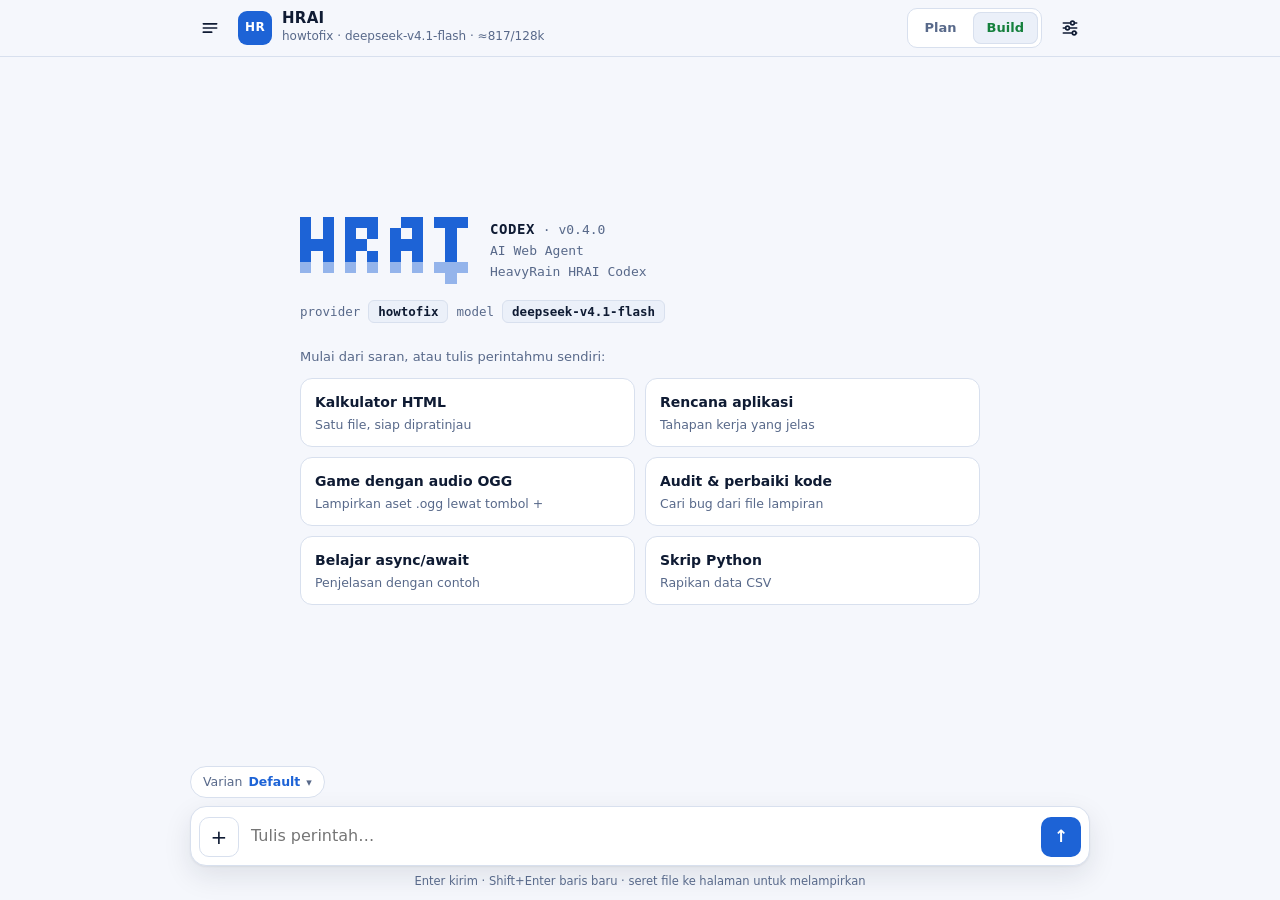
<file: hrai/index_backup.html>
<!doctype html>
<html lang="id"><head><meta charset="utf-8">
<meta name="viewport" content="width=device-width,initial-scale=1,viewport-fit=cover">
<meta name="theme-color" content="#012456"><meta name="mobile-web-app-capable" content="yes">
<title>HRAI — AI Web Agent</title>
<style>
:root{--bg:#011a3d;--bg2:#02306e;--panel:rgba(255,255,255,.06);--panel2:rgba(255,255,255,.11);--line:rgba(255,255,255,.13);--fg:#eaf0fc;--dim:#9db0d3;--acc:#4da3ff;--accfg:#04122b;--plan:#f5c542;--build:#4ade80;--err:#ff8a8a;--code:#00122c;--ub:#1f6fe0;color-scheme:dark;box-sizing:border-box;padding-top:env(safe-area-inset-top,0px);padding-bottom:env(safe-area-inset-bottom,0px)}
@media(prefers-color-scheme:light){:root{--bg:#f3f6fc;--bg2:#e2ebfa;--panel:#fff;--panel2:#eaf0fb;--line:#d3deef;--fg:#0f1b33;--dim:#5a6b8c;--acc:#1f6fe0;--accfg:#fff;--plan:#b7791f;--build:#15803d;--err:#c53030;--code:#f1f5fc;color-scheme:light}}
*{box-sizing:inherit}
html,body{height:100%;margin:0;background:var(--bg);color:var(--fg)}
body{display:flex;flex-direction:column;background:linear-gradient(180deg,var(--bg2),var(--bg) 55%);font:15px/1.6 system-ui,-apple-system,"Segoe UI",Roboto,"Helvetica Neue",sans-serif}
button,select,input,textarea{font:inherit;color:inherit}
button{cursor:pointer}
header{display:flex;align-items:center;gap:8px;padding:10px 12px}
.brand{display:flex;align-items:center;gap:10px;flex:1;min-width:0}
.logo{width:34px;height:34px;flex:none;border-radius:10px;background:linear-gradient(135deg,#4da3ff,#1f6fe0);display:grid;place-items:center;font-weight:800;color:#fff;font-size:13px}
.ttl{min-width:0}.ttl b{display:block;font-size:15px;line-height:1.15}
.ttl span{display:block;font-size:11.5px;color:var(--dim);white-space:nowrap;overflow:hidden;text-overflow:ellipsis}
.seg{display:flex;background:var(--panel);border:1px solid var(--line);border-radius:999px;padding:3px}
.seg button{border:0;background:none;border-radius:999px;padding:5px 11px;font-size:12.5px;font-weight:600;color:var(--dim)}
.seg button.on{background:var(--panel2);color:var(--fg)}
#mode[data-m=PLAN] .on{color:var(--plan)}#mode[data-m=BUILD] .on{color:var(--build)}
.ib{border:1px solid var(--line);background:var(--panel);border-radius:999px;padding:6px 11px;font-size:12.5px}
#log{flex:1;overflow-y:auto;padding:8px 14px 16px;display:flex;flex-direction:column;gap:14px}
.u{align-self:flex-end;max-width:85%;background:var(--ub);color:#fff;padding:9px 14px;border-radius:18px 18px 4px 18px;white-space:pre-wrap;word-break:break-word}
.a{white-space:pre-wrap;word-break:break-word}
code{font:.88em ui-monospace,"SF Mono",Menlo,Consolas,monospace}
.a code{background:var(--panel2);padding:1px 6px;border-radius:6px}
pre{position:relative;margin:8px 0;padding:12px;background:var(--code);border:1px solid var(--line);border-radius:12px;overflow-x:auto;white-space:pre;font-size:12.5px;line-height:1.5}
.a pre code{background:none;padding:0}
.cp{position:absolute;right:6px;top:6px;font-size:11px;background:var(--panel2);border:1px solid var(--line);border-radius:8px;padding:2px 8px}
details{align-self:flex-start;max-width:100%;background:var(--panel);border:1px solid var(--line);border-radius:12px;padding:6px 12px;font-size:12.5px;color:var(--dim)}
details[open]{width:100%}summary{cursor:pointer;list-style:none}summary::-webkit-details-marker{display:none}
.th{color:var(--dim);font-size:12.5px;border-left:2px solid var(--line);padding-left:10px;white-space:pre-wrap}.th:empty{display:none}
.er{background:color-mix(in srgb,var(--err) 12%,transparent);border:1px solid color-mix(in srgb,var(--err) 40%,transparent);color:var(--err);padding:8px 12px;border-radius:12px;font-size:13px;word-break:break-word}
.sys{color:var(--dim);font-size:13px}
.hero{margin:auto;text-align:center;padding:24px 6px}
.hero .logo{width:56px;height:56px;border-radius:16px;font-size:20px;margin:0 auto}
.hero h2{font-size:21px;margin:16px 0 6px}.hero p{color:var(--dim);margin:0 0 18px}
.chips{display:flex;flex-wrap:wrap;gap:8px;justify-content:center}
.chips button{background:var(--panel);border:1px solid var(--line);border-radius:999px;padding:8px 14px;font-size:13px}
footer{padding:8px 12px 12px}
.composer{display:flex;align-items:flex-end;gap:8px;background:var(--panel);border:1px solid var(--line);border-radius:26px;padding:6px 6px 6px 16px;box-shadow:0 6px 24px rgba(0,0,0,.18)}
.composer:focus-within{border-color:var(--acc)}
textarea{flex:1;min-height:38px;max-height:30vh;resize:none;background:none;border:0;outline:0;padding:8px 0;font-size:16px;line-height:1.4}
#go{width:38px;height:38px;flex:none;border-radius:50%;border:0;background:var(--acc);color:var(--accfg);font-size:18px;font-weight:700}
dialog{background:var(--bg);color:var(--fg);border:1px solid var(--line);border-radius:22px 22px 0 0;width:100%;max-width:520px;margin:auto auto 0;padding:18px 18px calc(18px + env(safe-area-inset-bottom,0px));max-height:88vh;overflow:auto}
dialog::backdrop{background:rgba(0,10,30,.55);backdrop-filter:blur(3px)}
label{display:block;margin:14px 0 6px;color:var(--dim);font-size:12.5px}
dialog input[type=text],dialog input[type=password],dialog select{width:100%;background:var(--panel);border:1px solid var(--line);border-radius:12px;padding:10px 12px;font-size:16px}
.row{display:flex;gap:8px;margin-top:16px;flex-wrap:wrap}
.btn{background:var(--panel2);border:1px solid var(--line);border-radius:12px;padding:10px 14px;font-weight:600}
#ok{background:var(--acc);color:var(--accfg);border-color:var(--acc)}
.si{display:flex;align-items:center;gap:8px;margin-top:8px;background:var(--panel);border:1px solid var(--line);border-radius:14px;padding:10px 12px}
.si.cur{border-color:var(--acc)}
.st{flex:1;min-width:0;cursor:pointer}.st b{display:block;font-weight:600;white-space:nowrap;overflow:hidden;text-overflow:ellipsis}.st span{font-size:12px;color:var(--dim)}
.pb{right:66px}
.pvf{margin-top:6px;font-size:12.5px;padding:6px 12px}
#dp{width:100%;max-width:none;height:100%;max-height:none;margin:0;padding:0;border:0;border-radius:0;flex-direction:column;overflow:hidden}
#dp[open]{display:flex}
.ph{display:flex;align-items:center;gap:8px;padding:8px 12px;padding-top:calc(8px + env(safe-area-inset-top,0px))}
.ph b{flex:1;min-width:0;white-space:nowrap;overflow:hidden;text-overflow:ellipsis}
#pf{flex:1;border:0;background:#fff;width:100%}
.composer{padding:6px}
textarea{padding:8px 0 8px 4px}
#at{width:38px;height:38px;flex:none;border-radius:50%;border:1px solid var(--line);background:var(--panel2);font-size:20px;line-height:1}
.att{gap:8px;overflow-x:auto;padding:0 4px 8px}
.ch{flex:none;display:flex;align-items:center;gap:6px;max-width:60vw;background:var(--panel);border:1px solid var(--line);border-radius:12px;padding:4px 8px;font-size:12.5px}
.ch img{width:36px;height:36px;object-fit:cover;border-radius:8px}
.ch span{overflow:hidden;text-overflow:ellipsis;white-space:nowrap}
.ch button{border:0;background:none;color:var(--dim);font-size:14px}
.u img{display:block;max-width:100%;max-height:200px;border-radius:10px;margin-bottom:6px}
.u .sys{color:rgba(255,255,255,.75);margin-bottom:4px}
#na{background:var(--acc);color:var(--accfg);border-color:var(--acc)}
#ml{max-height:34vh;overflow-y:auto;margin-top:6px}
#mq{margin-top:8px}
.mi{display:block;width:100%;text-align:left;background:none;border:0;border-bottom:1px solid var(--line);padding:9px 4px;font-size:13px;word-break:break-all}
.mi.on{color:var(--acc);font-weight:600}
.tk{display:flex;align-items:flex-start;gap:10px;color:var(--dim);font-size:13px}
.tk .logo{width:28px;height:28px;border-radius:9px;font-size:10px;animation:pulse 1.5s ease-in-out infinite}
.tl{min-width:0;flex:1}.tr{display:flex;align-items:center;gap:4px;height:32px;padding-top:14px}.tr b{font-weight:600;color:var(--fg)}
.dots i{display:inline-block;width:5px;height:5px;margin-left:3px;border-radius:50%;background:var(--dim);animation:bl 1.2s infinite}
.dots i:nth-child(2){animation-delay:.2s}.dots i:nth-child(3){animation-delay:.4s}
.tt{white-space:pre-wrap;word-break:break-word;font-size:12.5px;border-left:2px solid var(--line);padding-left:10px;margin:2px 0 0}
.tt:empty{display:none}.tt:not(:empty)::after{content:"▍";margin-left:2px;animation:bl 1s steps(1) infinite}
.thw{align-self:flex-start;max-width:100%}.thd summary{color:var(--dim)}
.thx{white-space:pre-wrap;word-break:break-word;margin-top:6px;max-height:40vh;overflow:auto}
@keyframes pulse{0%,100%{transform:scale(1);box-shadow:0 0 0 0 rgba(77,163,255,.55)}50%{transform:scale(1.07);box-shadow:0 0 0 8px rgba(77,163,255,0)}}
@keyframes bl{0%,100%{opacity:.25}50%{opacity:1}}
@media(prefers-reduced-motion:reduce){.tk .logo,.dots i,.tt::after{animation:none}}
.t-kw{color:#c792ea}.t-st{color:#a5e075}.t-nm{color:#f78c6c}.t-fn{color:#82aaff}.t-ty{color:#ffcb6b}.t-cn{color:#ff6e6e}.t-bi{color:#7fdbca}.t-vr{color:#f07178}.t-cm{color:#7f8fb0;font-style:italic}.t-tg{color:#f07178}.t-at{color:#f9b572}.t-jk{color:#89ddff}
@media(prefers-color-scheme:light){.t-kw{color:#7c3aed}.t-st{color:#15803d}.t-nm{color:#c2410c}.t-fn{color:#1d4ed8}.t-ty{color:#a16207}.t-cn{color:#dc2626}.t-bi{color:#0e7490}.t-vr{color:#be123c}.t-cm{color:#64748b}.t-tg{color:#be123c}.t-at{color:#b45309}.t-jk{color:#0369a1}}
.bn{display:flex;flex-wrap:wrap;gap:12px 18px;align-items:center;justify-content:center}
.bn svg{width:180px;height:72px;fill:var(--acc);shape-rendering:crispEdges}
.bn rect{opacity:0;animation:fi .4s ease forwards;animation-delay:calc(var(--i)*45ms)}
.bt{text-align:left;font:13px/1.5 ui-monospace,Menlo,Consolas,monospace;color:var(--dim)}.bt b{color:var(--fg)}
.bi{margin:14px 0 4px;color:var(--dim);font:12.5px ui-monospace,Menlo,Consolas,monospace}.bi b{color:var(--fg);font-weight:600}
.thx.ty::after{content:"▍";margin-left:2px;animation:bl 1s steps(1) infinite}
@keyframes fi{to{opacity:1}}
@media(prefers-reduced-motion:reduce){.bn rect{animation:none;opacity:1}}
@font-face{font-family:"TermF4";src:url([data-uri]) format("truetype");font-display:swap}
:root{--ff:"TermF4",ui-monospace,Menlo,Consolas,monospace;--fm:"TermF4",ui-monospace,Menlo,Consolas,monospace}
:root[data-font=sys]{--ff:system-ui,-apple-system,"Segoe UI",Roboto,sans-serif;--fm:ui-monospace,"SF Mono",Menlo,Consolas,monospace}
body{font-family:var(--ff);font-size:16px}:root[data-font=sys] body{font-size:15px}
code,pre,.bt,.bi{font-family:var(--fm)}pre{font-size:13.5px}
:root[data-theme=terminal]{--bg:#0c0c0c;--bg2:#0c0c0c;--fg:#33ff66;--dim:#1fa83f;--acc:#33ff66;--accfg:#001a08;--plan:#ffd24a;--build:#33ff66;--err:#ff5555;--code:#050505;--line:rgba(51,255,102,.3);--panel:rgba(51,255,102,.06);--panel2:rgba(51,255,102,.13);--ub:#14532d;color-scheme:dark}
:root[data-theme=powershell]{--bg:#012456;--bg2:#012456;--fg:#eeedf0;--dim:#a9b7d0;--acc:#f9f1a5;--accfg:#012456;--plan:#f9f1a5;--build:#3adc5a;--err:#ff6b6b;--code:#011a3d;--line:rgba(238,237,240,.24);--panel:rgba(255,255,255,.05);--panel2:rgba(255,255,255,.1);--ub:#0c4a9e;color-scheme:dark}
:root[data-theme=amber]{--bg:#140d00;--bg2:#140d00;--fg:#ffb000;--dim:#a87400;--acc:#ffb000;--accfg:#140d00;--plan:#ffd166;--build:#ffb000;--err:#ff6b4a;--code:#0c0800;--line:rgba(255,176,0,.3);--panel:rgba(255,176,0,.07);--panel2:rgba(255,176,0,.14);--ub:#5a3a00;color-scheme:dark}
:root[data-theme=dracula]{--bg:#282a36;--bg2:#282a36;--fg:#f8f8f2;--dim:#8b93b8;--acc:#bd93f9;--accfg:#1e1f29;--plan:#f1fa8c;--build:#50fa7b;--err:#ff5555;--code:#1e1f29;--line:rgba(248,248,242,.15);--panel:rgba(255,255,255,.06);--panel2:rgba(255,255,255,.11);--ub:#5c4bb0;color-scheme:dark}
:root[data-theme=nord]{--bg:#2e3440;--bg2:#2e3440;--fg:#d8dee9;--dim:#8f9bb3;--acc:#88c0d0;--accfg:#2e3440;--plan:#ebcb8b;--build:#a3be8c;--err:#bf616a;--code:#242933;--line:rgba(216,222,233,.17);--panel:rgba(255,255,255,.06);--panel2:rgba(255,255,255,.11);--ub:#4c6a8c;color-scheme:dark}
:root[data-theme=gruvbox]{--bg:#282828;--bg2:#282828;--fg:#ebdbb2;--dim:#a89984;--acc:#fabd2f;--accfg:#282828;--plan:#fabd2f;--build:#b8bb26;--err:#fb4934;--code:#1d2021;--line:rgba(235,219,178,.17);--panel:rgba(255,255,255,.06);--panel2:rgba(255,255,255,.11);--ub:#8f5f12;color-scheme:dark}
:root[data-theme=terang]{--bg:#f7f8fb;--bg2:#f7f8fb;--fg:#1a2233;--dim:#5d6b85;--acc:#1f6fe0;--accfg:#ffffff;--plan:#b7791f;--build:#15803d;--err:#c53030;--code:#eef2f9;--line:#d3dbe9;--panel:#ffffff;--panel2:#e9eef8;--ub:#1f6fe0;color-scheme:light}
[data-theme=terminal] *,[data-theme=powershell] *,[data-theme=amber] *{border-radius:0!important}
[data-theme=terminal] .composer,[data-theme=powershell] .composer,[data-theme=amber] .composer{box-shadow:none}
:root:not([data-theme=hrai]) .logo{background:var(--acc);color:var(--accfg)}
[data-theme=terang] .t-kw{color:#7c3aed}[data-theme=terang] .t-st{color:#15803d}[data-theme=terang] .t-nm{color:#c2410c}[data-theme=terang] .t-fn{color:#1d4ed8}[data-theme=terang] .t-ty{color:#a16207}[data-theme=terang] .t-cn{color:#dc2626}[data-theme=terang] .t-bi{color:#0e7490}[data-theme=terang] .t-vr,[data-theme=terang] .t-tg{color:#be123c}[data-theme=terang] .t-cm{color:#64748b}[data-theme=terang] .t-at{color:#b45309}[data-theme=terang] .t-jk{color:#0369a1}
.ac{align-self:stretch;border:1px solid var(--line);background:var(--panel);border-radius:12px;overflow:hidden;font-size:13px}
.ah{display:flex;align-items:center;gap:8px;padding:8px 12px}
.ac.ok .ah,.ac.bad .ah{cursor:pointer}
.av{font-weight:600}.ap{flex:1;min-width:0;color:var(--dim);overflow:hidden;text-overflow:ellipsis;white-space:nowrap}.am{color:var(--dim);font-size:12px;white-space:nowrap}
.ab{margin:0;border:0;border-top:1px solid var(--line);border-radius:0;max-height:15em;overflow:auto}
.ac.ok .ab,.ac.bad .ab{display:none}.ac.ok.open .ab,.ac.bad.open .ab{display:block}
.ac.bad .av{color:var(--err)}
.sp{width:18px;height:18px;flex:none;stroke:var(--acc);stroke-width:2;stroke-linecap:round}
.tk .sp{width:22px;height:22px;margin-top:3px}
.tk .sp.px{stroke:none}
.sp.px .body{animation:pxhop .5s steps(1) infinite}
.sp.px .lA{animation:legA .5s steps(1) infinite}
.sp.px .lB{animation:legB .5s steps(1) infinite}
@keyframes pxhop{0%,100%{transform:translateY(0)}50%{transform:translateY(-1px)}}
@keyframes legA{0%,50%{opacity:1}50.1%,100%{opacity:0}}
@keyframes legB{0%,50%{opacity:0}50.1%,100%{opacity:1}}
@media(prefers-reduced-motion:reduce){.tk .sp.px .body,.tk .sp.px .lA,.tk .sp.px .lB{animation:none}}
.sp g{transform-box:fill-box;transform-origin:center;animation:spin 3.2s linear infinite}
.sp line{animation:ray 1.2s ease-in-out infinite;animation-delay:calc(var(--i)*.12s)}
.ck{width:18px;height:18px;flex:none;fill:none;stroke:var(--build);stroke-width:2.4;stroke-linecap:round;stroke-linejoin:round}.bad .ck{stroke:var(--err)}
.shim,.ac.run .av{background:linear-gradient(90deg,var(--dim) 0%,var(--fg) 50%,var(--dim) 100%);background-size:200% 100%;-webkit-background-clip:text;background-clip:text;color:transparent;animation:shim 1.8s linear infinite}
@keyframes spin{to{transform:rotate(360deg)}}
@keyframes ray{0%,100%{opacity:.2}50%{opacity:1}}
@keyframes shim{from{background-position:200% 0}to{background-position:-200% 0}}
@media(prefers-reduced-motion:reduce){.sp g,.sp line,.sp.px,.shim,.ac.run .av{animation:none}.shim,.ac.run .av{color:var(--fg);background:none}}
#log>*{flex-shrink:0}
#dm{width:100%;max-width:none;height:100%;height:100dvh;max-height:none;margin:0;padding:0;border:0;border-radius:0;flex-direction:column;overflow:hidden}
#dm[open]{display:flex}.ph .btn{padding:8px 10px}
#fmb{flex:1;min-height:0;overflow:auto;display:flex;flex-direction:column}
.fr{display:flex;align-items:center;gap:6px;padding:8px 10px;border-bottom:1px solid var(--line)}
.fn{flex:1;min-width:0;overflow:hidden;text-overflow:ellipsis;white-space:nowrap;cursor:pointer}.fs{color:var(--dim);font-size:12px;white-space:nowrap;cursor:pointer}
.et{display:flex;gap:8px;padding:8px 10px;flex-wrap:wrap}
.ed{flex:1;min-height:0;display:flex;border-top:1px solid var(--line);font:13px/1.5 var(--fm)}
.gt{margin:0;padding:10px 8px;text-align:right;color:var(--dim);background:var(--panel);overflow:hidden;user-select:none;min-width:3.2em;border:0;border-right:1px solid var(--line);border-radius:0;font:inherit}
.ew{position:relative;flex:1;min-width:0}
.eh,.ei{position:absolute;inset:0;margin:0;padding:10px;font:inherit;white-space:pre;tab-size:2;border:0;border-radius:0;min-height:0;max-height:none}
.eh{overflow:hidden;color:var(--fg);background:var(--code)}
.ei{background:transparent;color:transparent;-webkit-text-fill-color:transparent;caret-color:var(--fg);resize:none;outline:0;overflow:auto}
.ar{display:none;gap:8px;padding:8px 12px;border-top:1px solid var(--line)}.ac.open[data-u] .ar{display:flex}
.df{flex:1;min-height:0;overflow:auto;font:12.5px/1.5 var(--fm);white-space:pre}
.df>div{padding:0 10px;min-width:max-content}
.da{background:color-mix(in srgb,var(--build) 20%,transparent)}.dr{background:color-mix(in srgb,var(--err) 20%,transparent)}.dc{color:var(--dim)}.dk{color:var(--dim);text-align:center;background:var(--panel)}
.ibn{align-items:center;gap:8px;padding:6px 12px;background:var(--panel2);border-bottom:1px solid var(--line);font-size:13px}.ibn span{flex:1}.ibn .btn{padding:6px 10px}
#bkg,#rsg{background:var(--acc);color:var(--accfg);border-color:var(--acc)}
.svgc{margin:8px 0;border:1px solid var(--line);border-radius:12px;padding:8px;background:var(--panel)}
.svgc img{display:block;max-width:100%;max-height:60vh;margin:0 auto;background:#fff;border-radius:8px;cursor:zoom-in}
.svga{display:flex;gap:8px;justify-content:flex-end;margin-top:8px;flex-wrap:wrap}
.svgd{margin:6px 0}.svgd summary{cursor:pointer;color:var(--dim);font-size:13px}
.svgw{margin:8px 0}

/* ===================== UI v2: tata letak, tombol, tampilan, responsif ===================== */
:root{--r:14px;--sh:0 10px 34px rgba(0,0,0,.28);--ease:cubic-bezier(.2,.8,.2,1);--gut:clamp(12px,3.6vw,22px);--col:880px}
@media(prefers-color-scheme:light){:root{--sh:0 10px 30px rgba(31,60,110,.14)}}
:root[data-theme=terang]{--sh:0 10px 30px rgba(31,60,110,.14)}
:root[data-theme=terminal],:root[data-theme=powershell],:root[data-theme=amber]{--sh:none}
*{scrollbar-width:thin;scrollbar-color:var(--line) transparent}
html{-webkit-text-size-adjust:100%;-webkit-tap-highlight-color:transparent}
body{height:100dvh}
:root:not([data-theme=terminal]):not([data-theme=amber]):not([data-theme=powershell]) body{background:radial-gradient(900px 420px at 50% -8%,color-mix(in srgb,var(--acc) 13%,transparent),transparent 65%),linear-gradient(180deg,var(--bg2),var(--bg) 55%)}
button{touch-action:manipulation}
button:focus-visible,select:focus-visible,summary:focus-visible,textarea:focus-visible,input:focus-visible{outline:2px solid var(--acc);outline-offset:2px}
/* --- header --- */
header{position:relative;z-index:3;gap:10px;padding:max(10px,env(safe-area-inset-top,0px)) var(--gut) 10px;border-bottom:1px solid var(--line);background:color-mix(in srgb,var(--bg) 78%,transparent);-webkit-backdrop-filter:blur(14px) saturate(1.3);backdrop-filter:blur(14px) saturate(1.3)}
header .ib{flex:none;display:grid;place-items:center;width:42px;height:42px;padding:0;border-radius:13px;color:var(--fg);transition:background .15s,transform .1s}
header .ib:hover{background:var(--panel2)}header .ib:active{transform:scale(.94)}
header .ib svg{display:block}
.logo{width:38px;height:38px;border-radius:12px;box-shadow:0 6px 18px color-mix(in srgb,var(--acc) 35%,transparent);font-size:13px}
.ttl b{font-size:15.5px;letter-spacing:.01em}
.seg{flex:none;gap:2px}
.seg button{min-height:34px;padding:0 14px;transition:background .15s,color .15s}
.seg button.on{box-shadow:0 1px 4px rgba(0,0,0,.22)}
/* --- percakapan --- */
#log{padding:18px max(var(--gut),calc((100% - var(--col))/2)) 22px;gap:18px;overscroll-behavior:contain}
.u{max-width:min(86%,680px);padding:10px 16px;border-radius:20px 20px 6px 20px;box-shadow:0 4px 14px color-mix(in srgb,var(--ub) 38%,transparent)}
.a{line-height:1.68}
pre{border-radius:14px;padding:14px}
.cp{border-radius:9px;padding:3px 9px;transition:background .15s}.cp:hover{background:var(--panel)}
details,.ac,.er,.svgc{border-radius:14px}
.ac{transition:border-color .2s}.ac:hover{border-color:color-mix(in srgb,var(--acc) 35%,var(--line))}
.ah{padding:10px 14px}
.hero{padding:32px 8px}.hero h2{font-size:23px;letter-spacing:.01em}
.hero .logo{width:64px;height:64px;border-radius:20px;font-size:22px;box-shadow:0 14px 40px color-mix(in srgb,var(--acc) 40%,transparent)}
.chips button{min-height:40px;padding:0 16px;transition:background .15s,transform .1s,border-color .15s}
.chips button:hover{background:var(--panel2);border-color:color-mix(in srgb,var(--acc) 40%,var(--line))}.chips button:active{transform:scale(.97)}
.ibn{margin:8px var(--gut) 0;border:1px solid var(--line);border-radius:14px}
/* --- composer --- */
footer{position:relative;padding:6px max(var(--gut),calc((100% - var(--col))/2)) calc(12px + env(safe-area-inset-bottom,0px))}
.composer{gap:6px;padding:6px;border-radius:26px;box-shadow:var(--sh);-webkit-backdrop-filter:blur(12px);backdrop-filter:blur(12px);transition:border-color .15s,box-shadow .15s}
.composer:focus-within{border-color:var(--acc);box-shadow:0 0 0 3px color-mix(in srgb,var(--acc) 20%,transparent),var(--sh)}
textarea{padding:10px 0 10px 4px}
#go,#at{width:44px;height:44px}
#go{box-shadow:0 6px 16px color-mix(in srgb,var(--acc) 38%,transparent);transition:transform .12s,filter .15s}
#go:hover{filter:brightness(1.08)}#go:active,#at:active{transform:scale(.92)}
#at{color:var(--fg);transition:background .15s,transform .12s}#at:hover{background:var(--panel)}
.att{padding:0 6px 8px}
/* --- tombol & isian --- */
.btn{min-height:42px;border-radius:12px;padding:10px 14px;transition:transform .1s,background .15s,border-color .15s,filter .15s}
.btn:hover{filter:brightness(1.1)}.btn:active{transform:scale(.97)}
.btn.pri,#ok,#na,#bkg,#rsg,#hn{background:var(--acc);color:var(--accfg);border-color:var(--acc)}
.btn.dng{color:var(--err);border-color:color-mix(in srgb,var(--err) 40%,var(--line))}
.ph .btn,.pvf,.svga .ib{min-height:0}.ph .btn{min-height:38px}
.ib{transition:background .15s,transform .1s}.ib:active{transform:scale(.96)}
dialog input[type=text],dialog input[type=password],dialog select{border-radius:12px;padding:12px 13px;transition:border-color .15s,box-shadow .15s}
dialog input[type=text]:focus,dialog input[type=password]:focus,dialog select:focus{outline:0;border-color:var(--acc);box-shadow:0 0 0 3px color-mix(in srgb,var(--acc) 22%,transparent)}
/* --- dialog = lembar bawah di HP, kartu di tengah di layar lebar --- */
dialog{border-radius:26px 26px 0 0;border-bottom:0;padding:6px 18px calc(16px + env(safe-area-inset-bottom,0px));max-height:min(90dvh,880px);overscroll-behavior:contain;box-shadow:0 -16px 60px rgba(0,0,0,.4)}
dialog.hb{padding-bottom:0}
dialog::before{content:"";display:block;width:42px;height:4px;border-radius:4px;background:var(--line);margin:6px auto 12px}
#dp::before,#dm::before{display:none}
dialog::backdrop{background:rgba(2,8,24,.6);-webkit-backdrop-filter:blur(4px);backdrop-filter:blur(4px)}
dialog[open]{animation:sheetUp .26s var(--ease)}dialog[open]::backdrop{animation:fadeIn .2s ease}
@keyframes sheetUp{from{opacity:0;transform:translateY(28px)}to{opacity:1;transform:none}}
@keyframes fadeIn{from{opacity:0}to{opacity:1}}
@media(prefers-reduced-motion:reduce){dialog[open],dialog[open]::backdrop{animation:none}.btn,.ib,#go,#at,.chips button{transition:none}}
.dhd{margin-bottom:2px}.dhd h3,dialog>h3{margin:0;font-size:19px;letter-spacing:.01em}
.sec{margin-top:20px}.sec>h4{margin:0 0 2px;font-size:11px;font-weight:700;letter-spacing:.09em;text-transform:uppercase;color:var(--dim)}
.fld{margin-top:12px}.fld>label{margin:0 0 6px}
.rowf{display:flex;gap:8px;align-items:stretch}.rowf>select,.rowf>input{flex:1;min-width:0}
.rowb{display:flex;gap:8px;flex-wrap:wrap;margin-top:8px}.rowb .btn{min-height:36px;padding:7px 12px;font-size:13px}
.grid2{display:grid;grid-template-columns:1fr 1fr;gap:12px}
.sw{display:flex;align-items:center;gap:12px;margin:0;padding:12px 0;color:var(--fg);font-size:14px;border-bottom:1px solid var(--line);cursor:pointer}
.sw span{flex:1;min-width:0;line-height:1.35}
.sw input{appearance:none;-webkit-appearance:none;flex:none;order:2;margin:0;width:46px;height:27px;border-radius:99px;background:var(--panel2);border:1px solid var(--line);position:relative;cursor:pointer;transition:background .18s,border-color .18s}
.sw input::after{content:"";position:absolute;top:2px;left:2px;width:21px;height:21px;border-radius:50%;background:var(--fg);opacity:.8;transition:transform .18s var(--ease),opacity .18s}
.sw input:checked{background:var(--acc);border-color:var(--acc)}
.sw input:checked::after{transform:translateX(19px);background:var(--accfg);opacity:1}
[data-theme=terminal] .sw input::after,[data-theme=powershell] .sw input::after,[data-theme=amber] .sw input::after{border-radius:0}
.bar{position:sticky;bottom:0;z-index:2;margin:18px -18px 0;padding:14px 18px calc(14px + env(safe-area-inset-bottom,0px));background:linear-gradient(to bottom,transparent,var(--bg) 26%);flex-wrap:nowrap}
.bar .btn{flex:1;min-width:0;padding:12px 8px}.bar .pri{flex:1.6}
/* --- pengelola file, riwayat, pratinjau --- */
.ph{gap:8px;padding:calc(10px + env(safe-area-inset-top,0px)) var(--gut) 10px;border-bottom:1px solid var(--line)}
.ph b{font-size:16px}
#dm .ph{flex-wrap:wrap}
.fr{padding:11px var(--gut);transition:background .12s}.fr:hover{background:var(--panel)}
.et{padding:10px var(--gut)}
.si{border-radius:16px;padding:12px 14px;transition:border-color .15s,background .15s}.si:hover{background:var(--panel2)}
/* --- responsif --- */
@media(max-width:560px){#dm .ph b{flex:1 1 100%}#dm .ph .btn{flex:1}}
@media(max-width:420px){.grid2{grid-template-columns:1fr}}
@media(max-width:400px){header .logo{display:none}.seg button{padding:0 11px}}
@media(max-width:340px){header{flex-wrap:wrap}header .seg{order:5;flex:1 0 100%}header .seg button{flex:1}}
@media(max-height:480px){dialog{max-height:96dvh}.hero{padding:10px 8px}}
@media(min-width:720px){
 dialog:not(#dp):not(#dm){margin:auto;border:1px solid var(--line);border-radius:24px;max-width:580px;padding:22px 26px calc(20px + env(safe-area-inset-bottom,0px))}
 dialog.hb:not(#dp):not(#dm){padding-bottom:0}
 dialog:not(#dp):not(#dm)::before{display:none}
 .bar{margin:18px -26px 0;padding:14px 26px calc(14px + env(safe-area-inset-bottom,0px))}
 #dm{width:min(1000px,94vw);height:min(88dvh,860px);margin:auto;border:1px solid var(--line);border-radius:24px}
 .u{max-width:min(78%,680px)}
}

header{padding-left:max(var(--gut),calc((100% - var(--col))/2));padding-right:max(var(--gut),calc((100% - var(--col))/2))}
/* --- statistik token di bawah sesi chat --- */
#tus{margin:0 auto;max-width:var(--col);padding:0 var(--gut) 4px;display:flex;flex-wrap:wrap;gap:6px 14px;align-items:center;font-size:12px;color:var(--dim)}
#tus b{color:var(--fg);font-weight:600}
#tus .tsep{opacity:.5}
/* --- dropdown /tokens & /budget di pengaturan --- */
.tokdrop{border:1px solid var(--line);border-radius:12px;background:var(--panel);overflow:hidden}
.tokdrop>summary{display:flex;align-items:center;gap:8px;padding:11px 13px;cursor:pointer;font-size:14px;font-weight:600;list-style:none}
.tokdrop>summary::-webkit-details-marker{display:none}
.tokdrop>summary::after{content:"▾";margin-left:auto;color:var(--dim);transition:transform .18s var(--ease)}
.tokdrop[open]>summary::after{transform:rotate(180deg)}
.tokdrop .tdb{padding:2px 13px 13px;border-top:1px solid var(--line)}
.tokdrop .sys{margin:8px 0 0}
@media(max-height:720px){.bn svg{width:140px;height:56px}.hero{padding:14px 8px}.hero h2{margin:10px 0 4px}.hero p{margin-bottom:12px}}
@media(max-width:340px){.chips button{min-height:36px;padding:0 12px;font-size:12.5px}.hero .bt{font-size:12px}}

/* ===================== UI v3: tampilan profesional & responsif ===================== */
:root{--ff:system-ui,-apple-system,"Segoe UI",Roboto,"Helvetica Neue",Arial,sans-serif;--fm:ui-monospace,"SF Mono",Menlo,Consolas,"Liberation Mono",monospace;--rs:8px;--rm:12px;--rl:16px;--r:12px;--col:860px;--gut:clamp(14px,4vw,28px);--hh:56px;--sh:0 1px 2px rgba(0,0,0,.22),0 10px 28px rgba(0,0,0,.26);--el:max(var(--gut),env(safe-area-inset-left,0px),calc((100% - var(--col))/2));--er:max(var(--gut),env(safe-area-inset-right,0px),calc((100% - var(--col))/2))}
:root[data-font=f4]{--ff:"TermF4",ui-monospace,Menlo,Consolas,monospace;--fm:"TermF4",ui-monospace,Menlo,Consolas,monospace}
:root[data-theme=hrai]{--bg:#0a1222;--bg2:#0a1222;--surf:#0e182c;--panel:rgba(255,255,255,.045);--panel2:rgba(255,255,255,.085);--line:rgba(158,184,232,.17);--fg:#e8eefb;--dim:#93a4c6;--acc:#5aa9ff;--accfg:#04122b;--code:#060d1b;--ub:#1f5fd1;--plan:#f5c542;--build:#4ade80;--err:#ff8a8a;color-scheme:dark}
@media(prefers-color-scheme:light){:root[data-theme=hrai]{--bg:#f5f7fc;--bg2:#f5f7fc;--surf:#ffffff;--panel:#ffffff;--panel2:#ebf0f9;--line:#d8e0ee;--fg:#0f1b33;--dim:#58698a;--acc:#1d63d6;--accfg:#ffffff;--code:#eef2f9;--ub:#1d63d6;--plan:#b7791f;--build:#15803d;--err:#c53030;--sh:0 1px 2px rgba(15,27,51,.06),0 10px 28px rgba(15,27,51,.10);color-scheme:light}}
:root[data-theme=terang]{--surf:#ffffff}
html,body{background:var(--bg)}
:root:not([data-theme=terminal]):not([data-theme=amber]):not([data-theme=powershell]) body{background:var(--bg)}
body{line-height:1.6;-webkit-font-smoothing:antialiased;text-rendering:optimizeLegibility}

/* --- bar atas --- */
header{position:relative;z-index:3;display:flex;align-items:center;gap:8px;min-height:var(--hh);padding:max(8px,env(safe-area-inset-top,0px)) var(--er) 8px var(--el);background:var(--bg);border-bottom:1px solid var(--line);-webkit-backdrop-filter:none;backdrop-filter:none}
header .ib{width:40px;height:40px;border-radius:10px;border:1px solid transparent;background:transparent}
header .ib:hover{background:var(--panel2);border-color:var(--line)}
.brand{gap:10px}
.logo{width:34px;height:34px;border-radius:9px;box-shadow:none;font-size:12px;letter-spacing:.03em;background:var(--acc);color:var(--accfg)}
.ttl b{font-size:15px;font-weight:650;letter-spacing:.02em}
.ttl span{font-size:12px;color:var(--dim)}
.seg{border-radius:10px;padding:3px;background:var(--panel);border:1px solid var(--line)}
.seg button{min-height:32px;padding:0 14px;border-radius:8px;font-size:13px;font-weight:600}
.seg button.on{background:var(--panel2);box-shadow:inset 0 0 0 1px var(--line)}
.ibn{margin:10px var(--er) 0 var(--el);border-radius:var(--rm);background:var(--panel)}

/* --- percakapan --- */
#log{padding:22px var(--er) 26px var(--el);gap:22px}
.u{max-width:min(82%,640px);padding:10px 14px;border-radius:14px 14px 4px 14px;box-shadow:none;font-size:15px;line-height:1.55}
.a{white-space:normal;overflow-wrap:anywhere;word-break:normal;font-size:15px;line-height:1.7}
.a>:first-child{margin-top:0}.a>:last-child{margin-bottom:0}
.a p{margin:.6em 0}
.a h1,.a h2,.a h3,.a h4{margin:1.1em 0 .4em;line-height:1.3;font-weight:650}
.a h1{font-size:19px}.a h2{font-size:17.5px}.a h3{font-size:16px}.a h4{font-size:15px;color:var(--dim)}
.a ul,.a ol{margin:.5em 0;padding-left:1.45em}
.a li{margin:.25em 0}
.a blockquote{margin:.7em 0;padding:.15em 0 .15em 14px;border-left:3px solid var(--line);color:var(--dim)}
.a hr{border:0;border-top:1px solid var(--line);margin:1.1em 0}
.a a{color:var(--acc);text-decoration:underline;text-underline-offset:2px}
.a .tw{overflow-x:auto;margin:.7em 0;border:1px solid var(--line);border-radius:var(--rs)}
.a table{border-collapse:collapse;width:100%;font-size:13.5px}
.a th,.a td{padding:7px 11px;text-align:left;border-bottom:1px solid var(--line);vertical-align:top}
.a th{background:var(--panel);font-weight:650}
.a tr:last-child td{border-bottom:0}
.a code{border-radius:5px}
.a pre{border-radius:10px;padding:38px 14px 14px;font-size:13px;line-height:1.55;margin:.8em 0}
.cp{top:7px;border-radius:6px;padding:3px 9px;font-size:11.5px;background:var(--panel2)}
.cp:hover{border-color:var(--acc)}
details,.ac,.er,.svgc{border-radius:10px}
.ac{background:var(--panel)}
.ah{padding:9px 13px}
.ab{padding:12px 14px;font-size:12.5px}
.er{padding:10px 14px}
.thd summary{padding:2px 0}

/* --- layar awal --- */
.hero{margin:auto;width:100%;max-width:680px;padding:28px 0 12px;text-align:left}
.bn{justify-content:flex-start;gap:14px 22px}
.bn svg{width:168px;height:67px}
.bt{font-size:13px;line-height:1.6;color:var(--dim)}
.bt b{color:var(--fg);font-size:14px;letter-spacing:.04em}
.bi{margin:16px 0 0;display:flex;flex-wrap:wrap;align-items:center;gap:6px 8px;font:12.5px/1.4 var(--fm);color:var(--dim)}
.bi b{color:var(--fg);font-weight:600;background:var(--panel2);border:1px solid var(--line);border-radius:6px;padding:2px 9px;max-width:100%;overflow:hidden;text-overflow:ellipsis;white-space:nowrap}
.hero>p{margin:24px 0 10px;font-size:13px;color:var(--dim)}
.chips{display:grid;grid-template-columns:repeat(2,minmax(0,1fr));gap:10px;justify-content:stretch}
.chips button{display:flex;flex-direction:column;align-items:flex-start;gap:3px;text-align:left;min-height:68px;padding:12px 14px;border-radius:var(--rm);background:var(--panel);border:1px solid var(--line);font-size:13px}
.chips button b{font-size:14px;font-weight:650;color:var(--fg)}
.chips button span{font-size:12.5px;color:var(--dim);line-height:1.4}
.chips button:hover{border-color:var(--acc);background:var(--panel2)}

/* --- statistik token & composer --- */
#tus{flex-wrap:nowrap;overflow-x:auto;white-space:nowrap;scrollbar-width:none;padding:0 var(--er) 6px var(--el);max-width:none;margin:0;font-size:11.5px}
#tus::-webkit-scrollbar{display:none}
#tus>*{flex:none}
footer{padding:8px var(--er) calc(10px + env(safe-area-inset-bottom,0px)) var(--el)}
.composer{gap:8px;padding:8px;border-radius:var(--rl);background:var(--surf,var(--panel));border:1px solid var(--line);box-shadow:var(--sh);-webkit-backdrop-filter:none;backdrop-filter:none;align-items:flex-end}
.composer:focus-within{border-color:var(--acc);box-shadow:0 0 0 3px color-mix(in srgb,var(--acc) 18%,transparent),var(--sh)}
#at,#go{width:40px;height:40px;border-radius:10px}
#at{background:transparent;border:1px solid var(--line);font-size:20px}
#go{box-shadow:none;font-size:17px}
textarea{padding:9px 4px;min-height:40px;line-height:1.45}
.att{padding:0 2px 8px}
.ch{border-radius:var(--rs)}
.hint{display:none;margin-top:6px;text-align:center;font-size:11.5px;color:var(--dim)}
@media(hover:hover) and (pointer:fine){.hint{display:block}}
body.dz::after{content:"Lepaskan file di sini untuk melampirkan (teks, .ogg, gambar)";position:fixed;inset:12px;z-index:60;display:grid;place-items:center;padding:24px;text-align:center;font-size:16px;border:2px dashed var(--acc);border-radius:var(--rl);background:color-mix(in srgb,var(--bg) 90%,transparent);color:var(--fg);pointer-events:none}

/* --- tombol & isian --- */
.btn{min-height:40px;border-radius:10px;font-size:14px;font-weight:600}
.ib{border-radius:10px}
dialog input[type=text],dialog input[type=password],dialog select{background:var(--bg);border-radius:10px}

/* --- dialog: lembar bawah di HP, kartu di layar lebar --- */
dialog{background:var(--surf,var(--bg));border-radius:18px 18px 0 0;box-shadow:0 -12px 48px rgba(0,0,0,.35)}
.dhd h3,dialog>h3{font-size:18px;font-weight:650;letter-spacing:0}
.sec{margin-top:14px;padding:12px 14px 14px;border:1px solid var(--line);border-radius:var(--rm);background:var(--panel)}
.sec>h4{margin:0 0 4px;font-size:13.5px;font-weight:650;letter-spacing:0;text-transform:none;color:var(--fg)}
.sw{padding:11px 0}
.sec .sw:last-child{border-bottom:0}
.tokdrop{background:var(--bg);border-radius:10px}
.bar{background:var(--surf,var(--bg));border-top:1px solid var(--line)}
.si{border-radius:var(--rm)}
@media(min-width:720px){
 dialog:not(#dp):not(#dm){border-radius:16px;box-shadow:var(--sh)}
 #dm{border-radius:16px}
}

/* --- pengelola file --- */
.fn{font-size:14px}
.bv{display:flex;flex-direction:column;align-items:center;gap:14px;padding:24px var(--gut)}
.bv audio{width:min(520px,100%)}
.bv img{max-width:100%;max-height:50vh;border:1px solid var(--line);border-radius:10px;background:var(--panel)}

/* --- responsif --- */
@media(max-width:520px){.chips{grid-template-columns:1fr}.chips button{min-height:60px}.bn svg{width:140px;height:56px}.hero{padding-top:14px}}
@media(max-width:400px){.u{max-width:90%}header .ib{width:38px;height:38px}}
@media(max-height:480px){header{min-height:48px}.hero{padding:8px 0}.hint{display:none!important}}
@media(min-width:1100px){:root{--col:900px}body{font-size:15.5px}}
@media(prefers-reduced-motion:reduce){*{scroll-behavior:auto!important}}

/* ===================== v4: tema baru, warna sintaks per tema, font ===================== */
:root{--skw:#c792ea;--sst:#a5e075;--snm:#f78c6c;--sfn:#82aaff;--sty:#ffcb6b;--scn:#ff6e6e;--sbi:#7fdbca;--svr:#f07178;--scm:#8a99ba;--sat:#f9b572;--sjk:#89ddff;--fs:15px}
@media(prefers-color-scheme:light){:root[data-theme=hrai]{--skw:#7c3aed;--sst:#147b3b;--snm:#c2410c;--sfn:#1d4ed8;--sty:#9b5e07;--scn:#d32424;--sbi:#0e7490;--svr:#be123c;--scm:#64748b;--sat:#ad5009;--sjk:#0369a1;}}
:root[data-theme=terang]{--skw:#7c3aed;--sst:#147b3b;--snm:#c2410c;--sfn:#1d4ed8;--sty:#9b5e07;--scn:#d32424;--sbi:#0e7490;--svr:#be123c;--scm:#64748b;--sat:#ad5009;--sjk:#0369a1;--plan:#94600d;--acc:#1e6bd7;--surf:#ffffff;--sh:0 1px 2px rgba(15,27,51,.06),0 10px 28px rgba(15,27,51,.10)}
@media(prefers-color-scheme:light){:root[data-theme=hrai]{--plan:#94600d}}
:root[data-theme=dracula]{--skw:#ff79c6;--sst:#f1fa8c;--snm:#bd93f9;--sfn:#50fa7b;--sty:#8be9fd;--scn:#bd93f9;--sbi:#8be9fd;--svr:#ffb86c;--scm:#8f9bc7;--sat:#50fa7b;--sjk:#8be9fd;--err:#ff6666;--surf:#31333e}
:root[data-theme=nord]{--skw:#81a1c1;--sst:#a3be8c;--snm:#b48ead;--sfn:#88c0d0;--sty:#ebcb8b;--scn:#b48ead;--sbi:#8fbcbb;--svr:#d08770;--scm:#8e9ab2;--sat:#8fbcbb;--sjk:#88c0d0;--err:#e58a93;--dim:#97a3bb;--surf:#363c48}
:root[data-theme=gruvbox]{--skw:#fb6a55;--sst:#b8bb26;--snm:#d3869b;--sfn:#8ec07c;--sty:#fabd2f;--scn:#d3869b;--sbi:#8ec07c;--svr:#83a598;--scm:#a79a88;--sat:#fabd2f;--sjk:#83a598;--err:#fe6b57;--surf:#313131}
:root[data-theme=terminal]{--surf:#0c0c0c}
:root[data-theme=powershell]{--surf:#012456}
:root[data-theme=amber]{--surf:#140d00}
:root[data-theme=tokyo]{--bg:#1a1b26;--bg2:#1a1b26;--surf:#23242f;--panel:rgba(255,255,255,.05);--panel2:rgba(255,255,255,.09);--line:rgba(192,202,245,.16);--fg:#c0caf5;--dim:#8089b3;--acc:#7aa2f7;--accfg:#16161e;--code:#16161e;--ub:#3d59a1;--plan:#e0af68;--build:#9ece6a;--err:#f7768e;--sh:0 1px 2px rgba(0,0,0,.3),0 10px 28px rgba(0,0,0,.4);color-scheme:dark;--skw:#bb9af7;--sst:#9ece6a;--snm:#ff9e64;--sfn:#7aa2f7;--sty:#e0af68;--scn:#ff757f;--sbi:#7dcfff;--svr:#f7768e;--scm:#7e88b4;--sat:#e0af68;--sjk:#7dcfff;}
:root[data-theme=mocha]{--bg:#1e1e2e;--bg2:#1e1e2e;--surf:#272736;--panel:rgba(255,255,255,.05);--panel2:rgba(255,255,255,.09);--line:rgba(205,214,244,.16);--fg:#cdd6f4;--dim:#9399b2;--acc:#cba6f7;--accfg:#1e1e2e;--code:#181825;--ub:#5f4bb6;--plan:#f9e2af;--build:#a6e3a1;--err:#f38ba8;--sh:0 1px 2px rgba(0,0,0,.3),0 10px 28px rgba(0,0,0,.4);color-scheme:dark;--skw:#cba6f7;--sst:#a6e3a1;--snm:#fab387;--sfn:#89b4fa;--sty:#f9e2af;--scn:#fab387;--sbi:#94e2d5;--svr:#f38ba8;--scm:#8d92ab;--sat:#f9e2af;--sjk:#89dceb;}
:root[data-theme=onedark]{--bg:#282c34;--bg2:#282c34;--surf:#31343c;--panel:rgba(255,255,255,.05);--panel2:rgba(255,255,255,.09);--line:rgba(171,178,191,.16);--fg:#abb2bf;--dim:#8f98a8;--acc:#61afef;--accfg:#21252b;--code:#21252b;--ub:#3a6ea5;--plan:#e5c07b;--build:#98c379;--err:#e8808a;--sh:0 1px 2px rgba(0,0,0,.3),0 10px 28px rgba(0,0,0,.4);color-scheme:dark;--skw:#c678dd;--sst:#98c379;--snm:#d19a66;--sfn:#61afef;--sty:#e5c07b;--scn:#d19a66;--sbi:#56b6c2;--svr:#e06c75;--scm:#8089a0;--sat:#d19a66;--sjk:#56b6c2;}
:root[data-theme=rosepine]{--bg:#191724;--bg2:#191724;--surf:#22202d;--panel:rgba(255,255,255,.05);--panel2:rgba(255,255,255,.09);--line:rgba(224,222,244,.16);--fg:#e0def4;--dim:#908caa;--acc:#ebbcba;--accfg:#191724;--code:#14121f;--ub:#4b3f72;--plan:#f6c177;--build:#9ccfd8;--err:#eb6f92;--sh:0 1px 2px rgba(0,0,0,.3),0 10px 28px rgba(0,0,0,.4);color-scheme:dark;--skw:#c4a7e7;--sst:#f6c177;--snm:#ebbcba;--sfn:#9ccfd8;--sty:#7bb5c8;--scn:#eb6f92;--sbi:#9ccfd8;--svr:#ebbcba;--scm:#8581a0;--sat:#c4a7e7;--sjk:#9ccfd8;}
:root[data-theme=github]{--bg:#0d1117;--bg2:#0d1117;--surf:#171b20;--panel:rgba(255,255,255,.05);--panel2:rgba(255,255,255,.09);--line:rgba(230,237,243,.16);--fg:#e6edf3;--dim:#8b949e;--acc:#58a6ff;--accfg:#0d1117;--code:#010409;--ub:#1f6feb;--plan:#d29922;--build:#3fb950;--err:#ff7b72;--sh:0 1px 2px rgba(0,0,0,.3),0 10px 28px rgba(0,0,0,.4);color-scheme:dark;--skw:#ff7b72;--sst:#a5d6ff;--snm:#79c0ff;--sfn:#d2a8ff;--sty:#ffa657;--scn:#79c0ff;--sbi:#ffa657;--svr:#ffa657;--scm:#8b949e;--sat:#79c0ff;--sjk:#7ee787;}
:root[data-theme=solarized]{--bg:#002b36;--bg2:#002b36;--surf:#0a333e;--panel:rgba(255,255,255,.05);--panel2:rgba(255,255,255,.09);--line:rgba(147,161,161,.16);--fg:#93a1a1;--dim:#80949b;--acc:#4aa3e0;--accfg:#002b36;--code:#00212b;--ub:#1d5f94;--plan:#b58900;--build:#859900;--err:#e5645f;--sh:0 1px 2px rgba(0,0,0,.3),0 10px 28px rgba(0,0,0,.4);color-scheme:dark;--skw:#9aab0d;--sst:#3bb8ae;--snm:#e0703f;--sfn:#4aa3e0;--sty:#d4a017;--scn:#e0703f;--sbi:#3bb8ae;--svr:#e5645f;--scm:#74909a;--sat:#d4a017;--sjk:#4aa3e0;}
:root[data-theme=oled]{--bg:#000000;--bg2:#000000;--surf:#0a0a0a;--panel:rgba(255,255,255,.05);--panel2:rgba(255,255,255,.09);--line:rgba(232,232,234,.20);--fg:#e8e8ea;--dim:#9a9aa3;--acc:#6ea8fe;--accfg:#000000;--code:#0b0b0d;--ub:#1f5fd1;--plan:#f5c542;--build:#4ade80;--err:#ff8a8a;--sh:0 1px 2px rgba(0,0,0,.3),0 10px 28px rgba(0,0,0,.4);color-scheme:dark;--skw:#c792ea;--sst:#a5e075;--snm:#f78c6c;--sfn:#82aaff;--sty:#ffcb6b;--scn:#ff6e6e;--sbi:#7fdbca;--svr:#f07178;--scm:#8a99ba;--sat:#f9b572;--sjk:#89ddff;}
:root[data-theme=latte]{--bg:#eff1f5;--bg2:#eff1f5;--surf:#f8f9fb;--panel:#fbfbfd;--panel2:#e6e9ef;--line:#ccd0da;--fg:#4c4f69;--dim:#636780;--acc:#8839ef;--accfg:#ffffff;--code:#e6e9ef;--ub:#8839ef;--plan:#9a5b00;--build:#2f7d1f;--err:#d20f39;--sh:0 1px 2px rgba(76,79,105,.08),0 10px 28px rgba(76,79,105,.14);color-scheme:light;--skw:#8337e5;--sst:#2b731d;--snm:#aa4407;--sfn:#1a5ae0;--sty:#945700;--scn:#aa4407;--sbi:#127078;--svr:#ca0e37;--scm:#636780;--sat:#8a5200;--sjk:#1a5ae0;}
:root[data-theme=kertas]{--bg:#f4ecd8;--bg2:#f4ecd8;--surf:#faf3e0;--panel:#fbf5e6;--panel2:#ebe0c4;--line:#dccfb4;--fg:#3b3226;--dim:#74634d;--acc:#a8480f;--accfg:#ffffff;--code:#ece2c8;--ub:#a8480f;--plan:#8a5a00;--build:#2f6b2a;--err:#b3261e;--sh:0 1px 2px rgba(60,50,30,.08),0 10px 28px rgba(60,50,30,.14);color-scheme:light;--skw:#7a3b8f;--sst:#3f6b1f;--snm:#a64209;--sfn:#1d5fa8;--sty:#845600;--scn:#a64209;--sbi:#1a6b70;--svr:#a8283a;--scm:#74634d;--sat:#845600;--sjk:#1d5fa8;}
:root .t-kw{color:var(--skw)}:root .t-st{color:var(--sst)}:root .t-nm{color:var(--snm)}:root .t-fn{color:var(--sfn)}:root .t-ty{color:var(--sty)}:root .t-cn{color:var(--scn)}:root .t-bi{color:var(--sbi)}:root .t-vr,:root .t-tg{color:var(--svr)}:root .t-cm{color:var(--scm)}:root .t-at{color:var(--sat)}:root .t-jk{color:var(--sjk)}
:root[data-font=inter]{--ff:"Inter",system-ui,-apple-system,"Segoe UI",Roboto,"Helvetica Neue",Arial,sans-serif;--fm:ui-monospace,"SF Mono",Menlo,Consolas,"Liberation Mono",monospace;--fs:15px}
:root[data-font=jakarta]{--ff:"Plus Jakarta Sans",system-ui,-apple-system,"Segoe UI",Roboto,"Helvetica Neue",Arial,sans-serif;--fm:ui-monospace,"SF Mono",Menlo,Consolas,"Liberation Mono",monospace;--fs:15px}
:root[data-font=plex]{--ff:"IBM Plex Sans",system-ui,-apple-system,"Segoe UI",Roboto,"Helvetica Neue",Arial,sans-serif;--fm:ui-monospace,"SF Mono",Menlo,Consolas,"Liberation Mono",monospace;--fs:15px}
:root[data-font=serif]{--ff:"Source Serif 4",Georgia,"Times New Roman",serif;--fm:ui-monospace,"SF Mono",Menlo,Consolas,"Liberation Mono",monospace;--fs:16.5px}
:root[data-font=jbmono]{--ff:"JetBrains Mono",ui-monospace,"SF Mono",Menlo,Consolas,"Liberation Mono",monospace;--fm:"JetBrains Mono",ui-monospace,"SF Mono",Menlo,Consolas,"Liberation Mono",monospace;--fs:14px}
:root[data-font=firacode]{--ff:"Fira Code",ui-monospace,"SF Mono",Menlo,Consolas,"Liberation Mono",monospace;--fm:"Fira Code",ui-monospace,"SF Mono",Menlo,Consolas,"Liberation Mono",monospace;--fs:14px}
:root[data-font=plexmono]{--ff:"IBM Plex Mono",ui-monospace,"SF Mono",Menlo,Consolas,"Liberation Mono",monospace;--fm:"IBM Plex Mono",ui-monospace,"SF Mono",Menlo,Consolas,"Liberation Mono",monospace;--fs:14px}
:root[data-font=f4]{--fs:16px}
body{font-size:var(--fs,15px)}
.u,.a{font-size:var(--fs,15px)}
:root[data-font=serif] .a{line-height:1.75}
:root[data-font=jbmono] .a,:root[data-font=firacode] .a,:root[data-font=plexmono] .a{line-height:1.65}
:root[data-font=firacode] body{font-variant-ligatures:common-ligatures}

.tg{display:flex;flex-direction:column;gap:10px}
.tgh{margin-top:2px;font-size:12px;font-weight:600;color:var(--dim)}
.tgw{display:grid;grid-template-columns:repeat(auto-fill,minmax(98px,1fr));gap:8px}
.tgb{display:flex;flex-direction:column;gap:6px;min-height:0;padding:7px;border:1px solid var(--line);border-radius:10px;background:var(--panel);text-align:left;font-size:12px;line-height:1.25;color:var(--fg);cursor:pointer}
.tgb:hover{border-color:var(--dim)}
.tgb.on{border-color:var(--acc);box-shadow:0 0 0 2px color-mix(in srgb,var(--acc) 30%,transparent)}
.tgp{position:relative;display:block;height:40px;border-radius:6px;background:var(--b);border:1px solid rgba(128,128,128,.3);overflow:hidden}
.tgp::before{content:"";position:absolute;left:6px;top:7px;width:56%;height:6px;border-radius:3px;background:var(--f);opacity:.8}
.tgp::after{content:"";position:absolute;left:6px;bottom:6px;width:30px;height:9px;border-radius:3px;background:var(--a)}
.tgp s{position:absolute;right:6px;bottom:6px;width:16px;height:9px;border-radius:3px;background:var(--p);border:1px solid rgba(128,128,128,.35);text-decoration:none}
.tgn{font-weight:600;overflow:hidden;text-overflow:ellipsis;white-space:nowrap}
.hintp{margin:6px 0 0;font-size:12px;line-height:1.45;color:var(--dim)}

/* ---- varian model ---- */
.vrow{display:flex;padding:0 0 8px}
.vpill{display:inline-flex;align-items:center;gap:6px;min-height:32px;padding:0 12px;border:1px solid var(--line);border-radius:999px;background:var(--panel);color:var(--fg);font-size:12.5px;font-weight:600;line-height:1;cursor:pointer}
.vpill:hover{border-color:var(--acc)}
.vpill span{color:var(--dim);font-weight:500}
.vpill b{color:var(--acc);font-weight:700}
.vpill i{font-style:normal;color:var(--dim);font-size:11px}
.vl{display:flex;flex-direction:column;gap:8px;margin:12px 0}
.vo{display:flex;flex-direction:column;align-items:flex-start;gap:3px;width:100%;min-height:0;padding:12px 14px;border:1px solid var(--line);border-radius:var(--rm);background:var(--panel);text-align:left;color:var(--fg);cursor:pointer}
.vo b{font-size:14px;font-weight:650}
.vo span{font-size:12.5px;line-height:1.4;color:var(--dim);overflow-wrap:anywhere}
.vo:hover{border-color:var(--dim)}
.vo.on{border-color:var(--acc);box-shadow:0 0 0 2px color-mix(in srgb,var(--acc) 28%,transparent)}
.vo.on b::after{content:" ✓";color:var(--acc)}
.vpill.off{opacity:.75;border-style:dashed}
.vpill.off i{font-size:12px}
</style></head>
<body>

<header><button class="ib" id="bh" aria-label="Riwayat" title="Riwayat"><svg viewBox="0 0 24 24" width="20" height="20" fill="none" stroke="currentColor" stroke-width="2" stroke-linecap="round" aria-hidden="true"><path d="M4 7h16M4 12h16M4 17h10"/></svg></button><div class="brand"><div class="logo">HR</div><div class="ttl"><b>HRAI</b><span id="sub"></span></div></div><div class="seg" id="mode" role="group" aria-label="Mode kerja"><button data-m="PLAN">Plan</button><button data-m="BUILD">Build</button></div><button class="ib" id="bs" aria-label="Atur" title="Atur"><svg viewBox="0 0 24 24" width="20" height="20" fill="none" stroke="currentColor" stroke-width="2" stroke-linecap="round" aria-hidden="true"><path d="M4 6h8M18 6h2M4 12h2M12 12h8M4 18h10M20 18h0"/><circle cx="15" cy="6" r="2.2"/><circle cx="9" cy="12" r="2.2"/><circle cx="17" cy="18" r="2.2"/></svg></button></header>
<div id="ibn" class="ibn" style="display:none"><span>Pasang HRAI di layar utama</span><button class="btn" id="ibi">Pasang</button><button class="ib" id="ibx" aria-label="Tutup">✕</button></div>
<div id="log"></div>
<div id="tus"></div>
<footer><div id="att" class="att" style="display:none"></div><div class="vrow"><button id="vp" class="vpill" type="button" style="display:none" aria-haspopup="dialog" title="Varian model"></button></div><div class="composer"><button id="at" aria-label="Lampirkan">+</button><textarea id="in" rows="1" placeholder="Tulis perintah…" aria-label="Perintah untuk HRAI"></textarea><button id="go" aria-label="Kirim">↑</button></div><div class="hint">Enter kirim · Shift+Enter baris baru · seret file ke halaman untuk melampirkan</div><input type="file" id="fi" multiple hidden accept="audio/ogg,application/ogg,.ogg,.oga,image/*,text/*,.json,.js,.ts,.jsx,.tsx,.py,.html,.css,.md,.csv,.xml,.yml,.yaml,.sh,.java,.c,.cpp,.go,.rs,.sql,.log"></footer>
<dialog id="dv" class="hb"><div class="dhd"><h3>Varian model</h3></div><p class="hintp" id="dvi"></p><div id="dvl" class="vl" role="radiogroup" aria-label="Varian model"></div><div class="bar"><button class="btn" id="dvc" type="button">Tutup</button></div></dialog>

<dialog id="ds" class="hb"><div class="dhd"><h3>Pengaturan</h3></div>
<section class="sec"><h4>Provider &amp; model</h4>
<div class="fld"><label>Provider</label><div class="rowf"><select id="sp"></select><button class="btn" id="sn" type="button">+ Baru</button></div><div class="rowb"><button class="btn dng" id="sd" type="button" style="display:none">Hapus provider ini</button><button class="btn" id="sr" type="button" style="display:none">Pulihkan provider bawaan</button></div></div>
<div class="fld"><label>Base URL</label><input type="text" id="su" autocapitalize="off" autocomplete="off" spellcheck="false" inputmode="url"></div>
<div class="fld"><label>Model</label><div class="rowf"><input type="text" id="sm" autocapitalize="off"><button class="btn" id="sf" type="button">Ambil</button></div><div id="mz" style="display:none"><input type="text" id="mq" placeholder="Cari model…" autocapitalize="off"><div id="ms" class="sys"></div><div id="ml"></div></div></div>
<div class="fld"><label>API key (disimpan di perangkat ini saja)</label><input type="password" id="sk" autocomplete="off"></div>
<div class="fld"><label for="svr">Varian (untuk model ini)</label><select id="svr"></select><p class="hintp" id="svh"></p></div><div class="fld"><label for="vf">Format varian (lanjutan)</label><select id="vf"><option value="auto">Otomatis (deteksi dari nama model)</option><option value="effort">reasoning_effort (OpenAI, DeepSeek, gpt-oss)</option><option value="reasoning">reasoning.effort (OpenRouter)</option><option value="off">Nonaktifkan varian</option></select></div><div class="fld"><label>Proxy CORS (opsional; isi jika muncul "Failed to fetch")</label><input type="text" id="sy" autocapitalize="off" autocomplete="off" spellcheck="false" inputmode="url" placeholder="http://127.0.0.1:8787 atau https://nama.akun.workers.dev/TOKEN"></div>
</section>
<section class="sec"><h4>Perilaku agen</h4>
<label class="sw"><input type="checkbox" id="sa"><span>Setujui otomatis tool tulis/edit (mode BUILD)</span></label>
<label class="sw"><input type="checkbox" id="th"><span>Tampilkan proses berpikir (/think on · /think off)</span></label>
<label class="sw"><input type="checkbox" id="wk"><span>Tetap aktif saat layar mati (wake lock + audio senyap)</span></label>
<label class="sw"><input type="checkbox" id="snd"><span>Bunyi singkat saat HRAI selesai bekerja</span></label>
<label class="sw"><input type="checkbox" id="nt"><span>Notifikasi saat AI selesai (saat aplikasi di latar)</span></label>
</section>
<section class="sec"><h4>Tampilan</h4>
<div class="fld"><label>Tema (/theme)</label><select id="tm" hidden></select><div class="tg" id="tg" role="radiogroup" aria-label="Tema"></div></div><div class="fld"><label for="fz">Font (/font)</label><select id="fz"></select><p class="hintp">Font selain Sistem dan Terminal F4 dimuat dari Google Fonts saat dipilih (perlu internet). Tanpa internet, tampilan otomatis memakai font sistem.</p></div>
<details class="tokdrop" id="tokdrop"><summary>⚙️ Batas token (/tokens · /budget)</summary><div class="tdb">
<div class="fld"><label>Batas output (/tokens, 1000–128000)</label><input type="text" id="dtok" inputmode="numeric" autocapitalize="off" placeholder="32000"></div>
<div class="fld"><label>Budget berpikir (/budget, 500–200000, 0 = tanpa batas)</label><input type="text" id="dbud" inputmode="numeric" autocapitalize="off" placeholder="8000"></div>
<div class="rowb"><button class="btn" id="dtokr" type="button">Terapkan</button><button class="btn" id="dtokd" type="button">Reset bawaan</button></div>
<p class="sys" id="dtokm"></p>
</div></details>
</section>
<section class="sec"><h4>Aplikasi &amp; data</h4>
<p class="sys" id="pwt" style="margin:6px 0"></p><button class="btn" id="pwi" type="button" style="display:none">Pasang aplikasi</button>
<div class="fld"><label>Cadangan data</label><button class="btn" id="bkb" type="button">Cadangan &amp; Pulihkan…</button></div>
<div class="row" style="margin-top:0;display:none"><button class="btn" id="bx">Ekspor backup</button><button class="btn" id="bi">Impor backup</button></div><input type="file" id="bj" accept="application/json,.json" hidden>
</section>
<div class="row bar"><button class="btn pri" id="ok">Simpan</button><button class="btn" id="nc">Percakapan baru</button><button class="btn" id="cl">Tutup</button></div></dialog>

<dialog id="dn" class="hb"><div class="dhd"><h3>Tambah provider</h3></div>
<div class="fld"><label>Nama</label><input type="text" id="nn" autocapitalize="off" placeholder="mis. provider-saya"></div>
<div class="fld"><label>Tipe API</label><select id="ntp"><option value="openai">OpenAI-compatible</option><option value="anthropic">Anthropic</option><option value="gemini">Google Gemini</option></select></div>
<div class="fld"><label>Base URL</label><input type="text" id="nu" autocapitalize="off" placeholder="https://api.contoh.com/v1"></div>
<div class="fld"><label>Model (opsional, bisa diambil dari server nanti)</label><input type="text" id="nm" autocapitalize="off"></div>
<div class="fld"><label>API key (opsional)</label><input type="password" id="nk" autocomplete="off"></div>
<div class="row bar"><button class="btn pri" id="na">Tambah</button><button class="btn" id="nx">Batal</button></div></dialog>
<dialog id="dm"><div class="ph"><b id="dmt">File</b><button class="btn" id="fmn">+ Baru</button><button class="btn" id="fmi">Impor</button><button class="btn" id="fmz">ZIP</button><button class="btn" id="fmc">Tutup</button></div><div id="fmb"></div><input type="file" id="fmf" multiple hidden accept=".zip,.ogg,.oga,audio/ogg,image/gif,image/png,image/jpeg,image/webp,text/*,.json,.js,.ts,.jsx,.tsx,.py,.html,.css,.md,.csv,.xml,.yml,.yaml,.sh,.java,.c,.cpp,.go,.rs,.sql,.log,.txt"></dialog>
<dialog id="db" class="hb"><div class="dhd"><h3>Cadangan &amp; Pulihkan</h3></div>
<p class="sys">Provider dan API key hanya tersimpan di perangkat ini. Cadangan berupa file di perangkatmu; tidak ada yang dikirim ke server mana pun.</p>
<section class="sec"><h4>Buat cadangan</h4>
<label class="sw"><input type="checkbox" id="bk1" checked><span>Provider, API key &amp; pengaturan</span></label>
<label class="sw"><input type="checkbox" id="bk2" checked><span>Percakapan</span></label>
<label class="sw"><input type="checkbox" id="bk3" checked><span>File proyek</span></label>
<div class="fld"><label>Kata sandi (opsional, mengenkripsi file)</label><input type="password" id="bkp" autocomplete="new-password"></div>
<div class="row"><button class="btn pri" id="bkg">Simpan ke perangkat</button></div><p class="sys" id="bkm"></p></section>
<section class="sec"><h4>Pulihkan</h4>
<div class="row" style="margin-top:0"><button class="btn" id="rsb">Pilih file cadangan…</button></div>
<input type="file" id="rsf" accept="application/json,.json" hidden>
<div id="rsx" style="display:none"><p class="sys" id="rsi"></p>
<label class="sw"><input type="checkbox" id="rs1"><span>Provider, API key &amp; pengaturan</span></label>
<label class="sw"><input type="checkbox" id="rs2"><span>Percakapan</span></label>
<label class="sw"><input type="checkbox" id="rs3"><span>File proyek</span></label>
<label class="sw"><input type="checkbox" id="rs4"><span>Timpa data yang ada (bukan gabung)</span></label>
<div class="row"><button class="btn pri" id="rsg">Pulihkan sekarang</button></div></div></section>
<div class="row bar"><button class="btn" id="bkc">Tutup</button></div></dialog>
<dialog id="gv"><div class="ph"><b id="gvt">GIF Viewer</b><button class="btn" id="gvc">Tutup</button></div><div style="display:grid;place-items:center;padding:12px;background:var(--code)"><canvas id="gvcv" style="max-width:100%;max-height:55vh;image-rendering:pixelated"></canvas><img id="gvimg" alt="" style="display:none;max-width:100%;max-height:55vh"></div><div class="et" style="justify-content:center;align-items:center"><button class="btn" id="gvp" style="min-width:52px">⏸</button><button class="btn" id="gvpr">⏮</button><button class="btn" id="gvnx">⏭</button><select id="gvs" style="background:var(--panel);border:1px solid var(--line);border-radius:12px;padding:8px"><option value="1">1×</option><option value="0.5">0.5×</option><option value="2">2×</option><option value="4">4×</option><option value="once">Sekali putar</option></select><span class="sys" id="gvf"></span></div></dialog>
<dialog id="dh" class="hb"><div class="dhd"><h3>Riwayat</h3></div><div id="hl"></div><div class="row bar"><button class="btn pri" id="hn">+ Percakapan baru</button><button class="btn" id="bf">File virtual</button><button class="btn" id="hc">Tutup</button></div></dialog>
<dialog id="dp"><div class="ph"><b id="pt">Pratinjau</b><button class="btn" id="pdl" style="display:none">⬇ PNG</button><button class="btn" id="pr">Muat ulang</button><button class="btn" id="pc">Tutup</button></div><iframe id="pf" sandbox="allow-scripts allow-modals allow-forms"></iframe></dialog>
<script>
const $=s=>document.querySelector(s),LS=localStorage;
const P0=[["howtofix","openai","https://api.howtofix.id/v1","deepseek-v4.1-flash"],["heavyrain","openai","https://gateway.dahono.com/v1","dahono/glm-5.3-flash"],["wusrouter","openai","https://wusrouter.com/v1","uncensored/deepseek-v4.1-flash:free"],["openrouter","openai","https://openrouter.ai/api/v1","deepseek/deepseek-v4-flash"],["bansos","openai","https://api.bansosai.app/v1","deepseek-v4.1-flash"],["experience","openai","https://api.experientiallabs.ai/v1","deepseek-v4.1-flash"],["aivokey","openai","https://api.aivokey.dev/v1","deepseek-v4.1-flash"],["nvidia","openai","https://integrate.api.nvidia.com/v1","nvidia/nemotron-3.5-super-vl-120b-a12b"],["deepseek","openai","https://api.deepseek.com/v1","deepseek-chat"],["groq","openai","https://api.groq.com/openai/v1","openai/gpt-oss-120b"],["openai","openai","https://api.openai.com/v1","gpt-4o-mini"],["anthropic","anthropic","https://api.anthropic.com/v1","claude-sonnet-5-5"],["gemini","gemini","https://generativelanguage.googleapis.com/v1beta","gemini-2.5-flash"]];
let C=JSON.parse(LS["hrai.cfg"]||"null")||{provider:"howtofix",mode:"BUILD",auto:false,p:{}};
let S=JSON.parse(LS["hrai.sess"]||"{}"),cur=LS["hrai.cur"]||null,ctrl=null,H=[];
if(!cur&&LS["hrai.chat"]){try{const o=JSON.parse(LS["hrai.chat"]);if(o.length){cur="s"+Date.now().toString(36);S[cur]={id:cur,title:(o.find(m=>m.role==="user")?.content||"Percakapan").slice(0,48),ts:Date.now(),H:o};LS["hrai.sess"]=JSON.stringify(S);LS["hrai.cur"]=cur}}catch{}LS.removeItem("hrai.chat")}
if(cur&&S[cur])H=S[cur].H;else cur=null;
const PL=()=>P0.filter(x=>!(C.hide||[]).includes(x[0])).concat(Object.entries(C.custom||{}).map(([k,v])=>[k,v[0],v[1],v[2]]));
const prov=id=>{const d=PL().find(x=>x[0]===id)||PL()[0]||P0[0];return Object.assign({id:d[0],type:d[1],url:d[2],model:d[3],key:""},C.p[d[0]]||{})};
const saveC=()=>LS["hrai.cfg"]=JSON.stringify(C);
const saveH=()=>{if(!H.length)return;if(!cur)cur="s"+Date.now().toString(36);const o=S[cur];S[cur]={id:cur,title:o?o.title:(H.find(m=>m.role==="user")?.content||"Percakapan").slice(0,48),ts:Date.now(),H};saveS(cur);LS["hrai.cur"]=cur;modeUI()};
let FSC={},IDBOK=true,WTSIG=null;
/* ---- aset biner (audio .ogg, gambar): disimpan sebagai data URL base64 di penyimpanan virtual ---- */
const BINRE=/^data:[\w.+-]+\/[\w.+-]+(?:;[\w=.+-]+)*;base64,/i,isBin=v=>typeof v==="string"&&BINRE.test(v);
const binMime=v=>{const m=/^data:([^;,]+)/i.exec(v||"");return m?m[1].toLowerCase():""};
const binSize=v=>{const i=v.indexOf(","),n=v.length-i-1,p=v.endsWith("==")?2:v.endsWith("=")?1:0;return Math.max(0,Math.floor(n*3/4)-p)};
const fmtB=n=>n<1024?n+" B":n<1048576?(n/1024).toFixed(1)+" KB":(n/1048576).toFixed(1)+" MB";
const u2b=v=>ub(v.slice(v.indexOf(",")+1)),u2blob=v=>new Blob([u2b(v)],{type:binMime(v)||"application/octet-stream"});
const BM={ogg:"audio/ogg",oga:"audio/ogg",gif:"image/gif",png:"image/png",jpg:"image/jpeg",jpeg:"image/jpeg",webp:"image/webp"};
const bmOf=n=>BM[String(n).split(".").pop().toLowerCase()]||"";
const isOgg=b=>b.length>4&&b[0]===79&&b[1]===103&&b[2]===103&&b[3]===83;
const isOggFile=f=>/\.(ogg|oga)$/i.test(f.name)||/^(audio|application)\/ogg$/i.test(f.type||"");
const fico=v=>isBin(v)?(/^data:audio\//i.test(v)?"♪ ":"▣ "):"";
const binNote=(p,v)=>{const mt=binMime(v);return/^audio\//.test(mt)?"["+p+" · aset audio "+mt+" · "+fmtB(binSize(v))+" — file biner, isinya tidak bisa dibaca sebagai teks. Panggil lewat path-nya di kode, mis. new Audio(\""+p+"\") atau <audio src=\""+p+"\">; pratinjau HRAI memuatnya otomatis.]":"["+p+" · aset biner "+(mt||"?")+" · "+fmtB(binSize(v))+" — tidak bisa dibaca sebagai teks]"};
const sj=s=>{try{return JSON.parse(s||"{}")}catch{return{}}},vj=s=>{s=s||"{}";try{JSON.parse(s);return s}catch{return"{}"}};
const keyless=p=>p.id==="ollama"||!!(C.custom||{})[p.id]||/^https?:\/\/(localhost|127\.0\.0\.1|\[::1\]|192\.168\.|10\.)/i.test(p.url||"");
async function readBin(file){const b=new Uint8Array(await file.arrayBuffer()),m=bmOf(file.name);if(m==="audio/ogg"&&!isOgg(b))throw new Error(file.name+" bukan file OGG yang valid");return"data:"+m+";base64,"+bs(b)}
const audDur=d=>new Promise(ok=>{let u="";try{u=URL.createObjectURL(u2blob(d))}catch{return ok(0)}const a=new Audio(),end=v=>{clearTimeout(t);a.onloadedmetadata=a.onerror=null;URL.revokeObjectURL(u);ok(v)},t=setTimeout(()=>end(0),3000);a.preload="metadata";a.onloadedmetadata=()=>end(isFinite(a.duration)?a.duration:0);a.onerror=()=>end(0);a.src=u});
const FS=()=>Object.assign({},FSC),setFS=f=>{const o=FSC;FSC=f;persistFS(o,f)};

/* ---- tools (penyimpanan virtual; tanpa shell) ---- */
const TL=[["list","Daftar semua file",{}],["read","Baca isi file",{path:1}],["write","Buat/timpa file",{path:1,content:1}],["edit","Ganti satu teks persis di file",{path:1,old:1,new:1}],["grep","Cari teks di semua file",{pattern:1}],["web_search","Cari di internet (hasil: judul, URL, ringkasan). Untuk info terkini/fakta",{query:1}],["open_url","Buka sebuah URL dan baca isi halamannya sebagai teks",{url:1}],["show_image","Tampilkan gambar/foto dari URL internet ke chat (URL langsung ke file .jpg/.png/.webp/.gif, bukan halaman web)",{url:1,name:1}]];
const sch=p=>{const k=Object.keys(p);return k.length?{type:"object",properties:Object.fromEntries(k.map(x=>[x,{type:"string"}])),required:k}:undefined};
const T_OA=TL.map(([n,d,p])=>({type:"function",function:{name:n,description:d,parameters:sch(p)||{type:"object",properties:{}}}}));
const T_AN=TL.map(([n,d,p])=>({name:n,description:d,input_schema:sch(p)||{type:"object",properties:{}}}));
const T_GM=TL.map(([n,d,p])=>({name:n,description:d,parameters:sch(p)}));
/* garis merah mutlak: konten seksual yang melibatkan anak di bawah umur — ditolak di level tool */
const MNR=/\banak\b|\bchild\b|\bkids?\b|\bbocil\b|\bbocah\b|\babg\b|\bremaja\b|\bteens?\b|\bunderage\b|\bpelajar\b|\bsiswa\b|\bsiswi\b|\b(?:sd|smp|sma)\b|\bloli\b|\bshota\b|\bjunior\b|\b(?:little|small|young)\s+(?:girl|boy)s?\b|\b1[0-7]\s*(?:th|tahun|years?|yrs?|yo)\b/i;
const SEX=/\b(?:seks|sex|porn(?:o|hub)?|bokep|nude|bugil|telanjang|ngentot|memek|kontol|toket|tetek|xxx|sange|mesum|hentai|erotis|erotic|naked|xnxx|xvideos|xhamster|onlyfans)\b|nsfw/i;
const blockMinor=t=>(MNR.test(t)&&SEX.test(t))||/\b(?:video|vidio|foto)\W{0,3}(?:sd|smp|sma)\b/i.test(t)?"DITOLAK: konten seksual yang melibatkan anak di bawah umur / pelajar dilarang keras dan tidak akan dibantu.":"";
/* verifikasi 18+ on-demand: hanya muncul saat permintaan terdeteksi dewasa; minor tetap blok mutlak */
function verified(){try{const g=JSON.parse(LS["hrai.gate"]||"null");return!!(g&&g.v===2)}catch(e){return false}}
function needAdult(t){return!!t&&SEX.test(t)&&!MNR.test(t)}
const GSTYLE="#gatem{position:fixed;inset:0;z-index:999999;background:rgba(5,8,12,.82);color:#cfe0ff;font-family:ui-monospace,SFMono-Regular,monospace;display:grid;place-items:center;padding:16px}#gatem .gc{position:relative;max-width:430px;width:100%;background:#0a1a30;border:1px solid #1c3a66;border-radius:14px;padding:22px 20px;box-shadow:0 12px 40px rgba(0,0,0,.6)}#gatem h1{margin:0;font-size:18px;color:#7aa7ff;letter-spacing:.1em}#gatem .gsub{margin:4px 0 12px;font-size:11px;color:#5f7fae}#gatem p{font-size:12.5px;line-height:1.55;color:#9db4d8;margin:8px 0}#gatem label{display:flex;gap:8px;align-items:flex-start;font-size:12.5px;color:#cfe0ff;margin:10px 0;cursor:pointer}#gatem input{background:#050b16;border:1px solid #1c3a66;color:#cfe0ff;border-radius:8px;padding:9px 10px;font-size:14px;width:100%;box-sizing:border-box}#gatem input[type=checkbox]{width:auto;accent-color:#7aa7ff;margin-top:2px}#gatem .cap{display:flex;gap:8px;align-items:center;margin:12px 0 0}#gatem canvas{border-radius:8px;background:#050b16;border:1px solid #1c3a66}#gatem button{background:#12264d;border:1px solid #1c3a66;color:#cfe0ff;border-radius:8px;padding:9px 12px;font-size:13px;cursor:pointer}#gatem .go{width:100%;background:#7aa7ff;color:#050b16;font-weight:700;margin-top:14px;border:0}#gatem .err{color:#ff8f8f;font-size:12px;min-height:16px;margin-top:8px}#gatem .gx{position:absolute;top:8px;right:12px;color:#5f7fae;font-size:18px;cursor:pointer;padding:4px;line-height:1}";
function gateAdult(){return new Promise(ok=>{
 if(document.getElementById("gatem"))return ok(false);
 if(!document.getElementById("gatem-st")){const s=document.createElement("style");s.id="gatem-st";s.textContent=GSTYLE;document.head.appendChild(s)}
 const d=document.createElement("div");d.id="gatem";
 d.innerHTML='<div class="gc"><span class="gx" id="gmx" title="Batal">✕</span><h1>VERIFIKASI 18+</h1><p class="gsub">Permintaan ini terdeteksi memuat konten dewasa.</p><p>Konten ini hanya untuk orang dewasa. Verifikasi diperlukan satu kali per perangkat.</p><label><input type="number" id="gy2" inputmode="numeric" placeholder="Tahun kelahiran (mis. 1998)"></label><label><input type="checkbox" id="gc19"> Saya berumur <b>18 tahun atau lebih</b>.</label><div class="cap"><canvas id="gv2" width="150" height="48"></canvas><button id="gr2" type="button" title="Kode baru">↻</button></div><input id="gi2" placeholder="Ketik kode di gambar" autocomplete="off"><button class="go" id="gb2" type="button">Verifikasi &amp; Lanjut</button><p class="err" id="ge2"></p></div>';
 document.body.appendChild(d);
 const q=s=>d.querySelector(s),CV=q("#gv2"),CX=CV.getContext("2d"),CH="ABCDEFGHJKLMNPQRSTUVWXYZ23456789";let CODE="";
 const draw=()=>{CODE="";for(let i=0;i<5;i++)CODE+=CH[Math.floor(Math.random()*CH.length)];CX.fillStyle="#050b16";CX.fillRect(0,0,150,48);for(let i=0;i<7;i++){CX.strokeStyle="rgba(122,167,255,.18)";CX.beginPath();CX.moveTo(Math.random()*150,Math.random()*48);CX.bezierCurveTo(Math.random()*150,Math.random()*48,Math.random()*150,Math.random()*48,Math.random()*150,Math.random()*48);CX.stroke()}for(let i=0;i<28;i++){CX.fillStyle="rgba(122,167,255,.25)";CX.fillRect(Math.random()*150,Math.random()*48,2,2)}for(let i=0;i<5;i++){CX.save();CX.translate(16+i*29,26+Math.random()*8-4);CX.rotate((Math.random()*40-20)*Math.PI/180);CX.font="bold "+(24+Math.floor(Math.random()*8))+"px ui-monospace,monospace";CX.fillStyle=["#7aa7ff","#9db8ff","#5f9de0","#b7c9ff"][i%4];CX.fillText(CODE[i],-8,8);CX.restore()}};
 const done=r=>{d.remove();ok(r)};
 draw();q("#gr2").onclick=draw;q("#gmx").onclick=()=>done(false);
 q("#gb2").onclick=()=>{const e=q("#ge2"),y=q("#gy2").value.trim(),c=q("#gi2").value.trim().toUpperCase();e.textContent="";
  if(!/^\d{4}$/.test(y)||+y<1900||+y>new Date().getFullYear()){e.textContent="Isi tahun kelahiran yang valid (4 angka).";draw();return}
  if(new Date().getFullYear()-+y<18){e.textContent="Anda belum memenuhi syarat usia (18+).";draw();return}
  if(!q("#gc19").checked){e.textContent="Centang pernyataan 18+ terlebih dahulu.";draw();return}
  if(c!==CODE){e.textContent="Kode captcha salah. Kode baru dibuat.";q("#gi2").value="";draw();return}
  try{localStorage.setItem("hrai.gate",JSON.stringify({v:2,ts:Date.now(),y:+y}))}catch(x){}
  done(true)};
 q("#gi2").addEventListener("keydown",ev=>{if(ev.key==="Enter")q("#gb2").click()})})}
const EXE={
 list:()=>Object.entries(FS()).map(([k,v])=>k+"  ("+(isBin(v)?"aset "+(binMime(v)||"biner")+", "+fmtB(binSize(v)):v.split("\n").length+" baris, "+(v.length/1024).toFixed(1)+" KB")+")").join("\n")||"(kosong)",
 read:a=>{const f=FS();if(!(a.path in f))return "ERROR: file tidak ada. File tersedia: "+(Object.keys(f).join(", ")||"(kosong)");const v=f[a.path];if(isBin(v)&&!/^data:image\//i.test(v))return binNote(a.path,v);if(/^data:image\//i.test(v))return "["+a.path+" · file gambar ("+(v.length/1024).toFixed(0)+" KB data URL) — tidak perlu dibaca; file ini sudah ditampilkan di chat via show_image]";return "["+a.path+" · "+v.split("\n").length+" baris · "+(v.length/1024).toFixed(1)+" KB · isi LENGKAP, tidak terpotong]\n"+v},
 write:a=>{if(typeof a.path!=="string"||!a.path||typeof a.content!=="string")return"ERROR write butuh path dan content berupa teks.";if(a.content.startsWith("[isi file ada di penyimpanan virtual"))return"DITOLAK: itu hanya penanda riwayat, bukan isi file. Gunakan read untuk melihat isi asli lalu edit, atau tulis isi lengkap yang sebenarnya.";const f=FS();if(isBin(f[a.path]))return"DITOLAK: "+a.path+" adalah aset biner (audio/gambar) dan tidak boleh ditimpa dengan teks. Pakai nama file lain.";rec(a.path,f[a.path]??null,a.content,"write");f[a.path]=a.content;setFS(f);return "OK ditulis "+a.path+" ("+a.content.length+" karakter)"},
 edit:a=>{const f=FS(),s=f[a.path];if(s==null)return "ERROR: file tidak ada";if(isBin(s))return "ERROR: aset biner tidak bisa diedit";if(typeof a.old!=="string"||!a.old||typeof a.new!=="string")return "ERROR: edit butuh old (tidak kosong) dan new berupa teks";const n=s.split(a.old).length-1;if(n!==1)return "ERROR: teks lama ditemukan "+n+"x (harus tepat 1x)";f[a.path]=s.replace(a.old,()=>a.new);setFS(f);rec(a.path,s,f[a.path],"edit");return "OK diedit "+a.path},
 grep:a=>typeof a.pattern!=="string"||!a.pattern?"ERROR: grep butuh pattern":Object.entries(FS()).filter(([k,v])=>!isBin(v)).flatMap(([k,v])=>v.split("\n").map((l,i)=>l.includes(a.pattern)?k+":"+(i+1)+": "+l:null).filter(Boolean)).join("\n")||"(tidak ada hasil)",
 web_search:async a=>{const q=String(a&&a.query||"").trim();if(!q)return"ERROR: butuh query.";const bm=blockMinor(q);if(bm)return bm;
  const H2T=s=>s.replace(/<script[\s\S]*?<\/script>/gi," ").replace(/<style[\s\S]*?<\/style>/gi," ").replace(/<[^>]+>/g," ").replace(/&nbsp;/gi," ").replace(/&amp;/gi,"&").replace(/&lt;/gi,"<").replace(/&gt;/gi,">").replace(/&quot;/gi,"\"").replace(/&#39;/g,"'").replace(/[ \t]+/g," ").trim();
  const dec=h=>{const m=/(?:\?|&|&amp;)uddg=([^&"]+)/.exec(h||"");let u=m?m[1]:h;if(u.startsWith("//"))u="https:"+u;try{u=decodeURIComponent(u)}catch{}return u};
  const p=prov(C.provider);const get=async(u,o)=>{const r=await pf(p,u,Object.assign({cache:"no-store",signal:WTSIG},o||{}));if(!r.ok)throw new Error("HTTP "+r.status);return r.text()};
  const fmt=arr=>"HASIL PENCARIAN \""+q+"\" (buka detail dengan open_url):\n"+arr.join("\n");
  try{
   /* 1-2: DuckDuckGo html + lite */
   const dRe=[[/class="result__a"[^>]*href="([^"]+)"[^>]*>([\s\S]*?)<\/a>/g,"https://html.duckduckgo.com/html/?q=",/class="result__snippet"[^>]*>([\s\S]*?)<\/a>/g],[/class="result-link"[^>]*href="([^"]+)"[^>]*>([\s\S]*?)<\/a>/g,"https://lite.duckduckgo.com/lite/?q=",null]];
   for(const[re,base,snRe]of dRe){let h;try{h=await get(base+encodeURIComponent(q))}catch(e){if(WTSIG&&WTSIG.aborted)return"DIBATALKAN oleh pengguna.";continue}
    let sn=[],m2;if(snRe)while((m2=snRe.exec(h)))sn.push(m2[1]);
    const out=[];let m;while((m=re.exec(h))&&out.length<8){const u=dec(m[1]);if(!/^https?:\/\//i.test(u)||/duckduckgo\.com\//i.test(u))continue;
     out.push((out.length+1)+". "+H2T(m[2]).slice(0,180)+"\n   URL: "+u+(sn[out.length]?"\n   Ringkasan: "+H2T(sn[out.length]).slice(0,280):""))}
    if(out.length)return fmt(out)}
   /* 3: Bing */
   let hb;try{hb=await get("https://www.bing.com/search?q="+encodeURIComponent(q))}catch(e){if(WTSIG&&WTSIG.aborted)return"DIBATALKAN oleh pengguna.";hb=""}
   if(hb){const out=[];const cs=hb.split(/<li class="b_algo"/).slice(1);
    for(const c of cs){if(out.length>=8)break;const um=/<a[^>]*href="(https?:\/\/[^"]+)"/.exec(c),tm=/<h2[^>]*>([\s\S]*?)<\/h2>/.exec(c),sm=/<div class="b_caption[\s\S]{0,400}?<p[^>]*>([\s\S]*?)<\/p>/.exec(c);
     if(!um||!tm)continue;const s=sm?H2T(sm[1]).slice(0,280):"";
     out.push((out.length+1)+". "+H2T(tm[1]).slice(0,180)+"\n   URL: "+um[1].replace(/&amp;/g,"&")+(s?"\n   Ringkasan: "+s:""))}
    if(out.length)return fmt(out)}
   /* 4: Wikipedia (id, lalu en) */
   for(const lg of["id","en"]){let w;try{w=await get("https://"+lg+".wikipedia.org/w/rest.php/v1/search/page?q="+encodeURIComponent(q)+"&limit=6")}catch(e){if(WTSIG&&WTSIG.aborted)return"DIBATALKAN oleh pengguna.";continue}
    try{const j=JSON.parse(w);const out=(j.pages||[]).map((pg,i)=>(i+1)+". "+pg.title+"\n   URL: https://"+lg+".wikipedia.org/wiki/"+encodeURIComponent(pg.key.replace(/ /g,"_"))+"\n   Ringkasan: "+String(pg.excerpt||"").replace(/<[^>]+>/g,"").slice(0,300));
     if(out.length)return fmt(out)}catch{}}
   /* 5: DuckDuckGo Instant Answer */
   let d;try{d=await get("https://api.duckduckgo.com/?q="+encodeURIComponent(q)+"&format=json&no_html=1&skip_disambig=1")}catch(e){if(WTSIG&&WTSIG.aborted)return"DIBATALKAN oleh pengguna.";d=""}
   if(d){try{const j=JSON.parse(d);const out=[];
    if(j.AbstractText&&j.AbstractURL)out.push("1. "+j.Heading+"\n   URL: "+j.AbstractURL+"\n   Ringkasan: "+j.AbstractText.slice(0,400));
    (j.RelatedTopics||[]).slice(0,5).forEach((t,i)=>{if(t.FirstURL&&t.Text)out.push((out.length+1)+". "+t.Text.split(" - ")[0].slice(0,180)+"\n   URL: "+t.FirstURL+(t.Text.includes(" - ")?"\n   Ringkasan: "+t.Text.slice(t.Text.indexOf(" - ")+3,300):""))});
    if(out.length)return fmt(out)}catch{}}
  }catch(e){}
  return"Pencarian gagal untuk semua sumber (DDG/Bing/Wikipedia). Kemungkinan jaringan/proxy: isi kolom Proxy CORS di menu Atur (Cloudflare Worker hrai-worker.js atau hrai-proxy.py), lalu coba lagi."},
 open_url:async a=>{let u=String(a&&a.url||"").trim();if(!u)return"ERROR: butuh url.";if(!/^https?:\/\//i.test(u))u="https://"+u;const bm=blockMinor(u);if(bm)return bm;  const H2T=s=>s.replace(/<script[\s\S]*?<\/script>/gi," ").replace(/<style[\s\S]*?<\/style>/gi," ").replace(/<(br|\/p|\/div|\/li|\/h[1-6]|\/tr)[^>]*>/gi,"\n").replace(/<[^>]+>/g," ").replace(/&nbsp;/gi," ").replace(/&amp;/gi,"&").replace(/&lt;/gi,"<").replace(/&gt;/gi,">").replace(/&quot;/gi,"\"").replace(/&#39;/g,"'").replace(/[ \t]+/g," ").replace(/\n\s*\n+/g,"\n").trim();
  const lim=t=>t.length>9000?t.slice(0,9000)+"\n[… isi dipotong "+(t.length-9000)+" karakter; gunakan potongan ini untuk menjawab ]":(t||"(halaman kosong)");
  const p=prov(C.provider);let h="";
  try{const r=await pf(p,u,{cache:"no-store",signal:WTSIG});if(!r.ok)throw new Error("HTTP "+r.status);h=await r.text()}
  catch(e){if(WTSIG&&WTSIG.aborted)return"DIBATALKAN oleh pengguna.";h=""}
  const isH=/<\/?(html|body|div|p)\b/i.test(h)||/<script/i.test(h);
  if(h&&( !isH||H2T(h).length>200))return lim(isH?H2T(h):h.trim());
  /* fallback: r.jina.ai (pembaca halaman, hasil markdown, biasanya lolos pelindung bot) */
  try{const r2=await pf(p,"https://r.jina.ai/"+u,{cache:"no-store",signal:WTSIG});if(r2.ok){const t=(await r2.text()).trim();if(t)return lim(t)}}catch(e){if(WTSIG&&WTSIG.aborted)return"DIBATALKAN oleh pengguna."}
  return"ERROR: gagal membuka "+u+". Coba URL lain, atau pastikan Proxy CORS terisi di menu Atur (Cloudflare Worker hrai-worker.js atau hrai-proxy.py)."},
 show_image:async a=>{let u=String(a&&a.url||"").trim();if(!u)return"ERROR: butuh url.";if(!/^https?:\/\//i.test(u))u="https://"+u;const bm=blockMinor(u+" "+(a&&a.name||""));if(bm)return bm;
  const p=prov(C.provider),get=async(src,o)=>{const r=await pf(p,src,Object.assign({cache:"no-store",signal:WTSIG},o||{}));if(!r.ok)throw new Error("HTTP "+r.status);return r};
  const abort=()=>WTSIG&&WTSIG.aborted?"DIBATALKAN oleh pengguna.":"";
  const magic=b=>b[0]===0x89&&b[1]===0x50?"image/png":b[0]===0xFF&&b[1]===0xD8?"image/jpeg":b[0]===0x47&&b[1]===0x49?"image/gif":b[0]===0x52&&b[8]===0x57&&b[9]===0x45&&b[10]===0x42?"image/webp":b[4]===0x66&&b[5]===0x74&&b[6]===0x79&&b[7]===0x70&&b[8]===0x61&&b[9]===0x76&&b[10]===0x69&&b[11]===0x66?"image/avif":"";
  let bytes=null,mime="";
  try{const r=await get(u);const ct=(r.headers.get("content-type")||"").toLowerCase();const b=new Uint8Array(await r.arrayBuffer());
   if(/^image\//.test(ct))mime=ct;else{const mg=magic(b);if(mg)mime=mg}
   if(mime)bytes=b}catch(e){const ab=abort();if(ab)return ab}
  if(!bytes){try{const r=await get("https://wsrv.nl/?url="+encodeURIComponent(u)+"&output=png&q=85");const ct=(r.headers.get("content-type")||"").toLowerCase();const b=new Uint8Array(await r.arrayBuffer());if(/^image\//.test(ct)){bytes=b;mime=ct}}catch(e){const ab=abort();if(ab)return ab}}
  if(!bytes)return"ERROR: gagal mengambil gambar dari "+u+". Pastikan URL menunjuk LANGSUNG ke file gambar (.jpg/.png/.webp/.gif), bukan halaman web — gunakan open_url untuk menemukan URL gambar di dalam halaman.";
  if(bytes.length>3.5*1024*1024){try{const r=await get("https://wsrv.nl/?url="+encodeURIComponent(u)+"&output=png&w=1280");const b=new Uint8Array(await r.arrayBuffer());if(/^image\//.test((r.headers.get("content-type")||"").toLowerCase())&&b.length<=3.5*1024*1024){bytes=b;mime=r.headers.get("content-type").toLowerCase()}}catch(e){const ab=abort();if(ab)return ab}}
  if(bytes.length>3.5*1024*1024)return"ERROR: gambar terlalu besar ("+(bytes.length/1024/1024).toFixed(1)+" MB). Cari varian yang lebih kecil (<3,5 MB).";
  const du="data:"+mime+";base64,"+bs(bytes);
  let wh="";try{wh=await new Promise(ok=>{const im=new Image();im.onload=()=>ok(im.naturalWidth+"×"+im.naturalHeight);im.onerror=()=>ok("");im.src=du})}catch(e){}
  const ext=mime==="image/png"?"png":mime==="image/gif"?"gif":mime==="image/webp"?"webp":mime==="image/avif"?"avif":mime==="image/svg+xml"?"svg":"jpg";
  let nm=String(a&&a.name||"").trim().replace(/[\\/:*?"<>|]/g,"-");if(!nm)nm="foto-"+hsh(du).slice(0,6);if(!/\.(png|jpe?g|gif|webp|svg|avif)$/i.test(nm))nm+="."+ext;nm="gambar/"+nm;
  const f=FS();rec(nm,f[nm]??null,du,"write");f[nm]=du;setFS(f);
  return"OK "+nm+" ("+(wh?wh+" · ":"")+(du.length/1024).toFixed(0)+" KB)"}
};
const IMGN="\n\nGAMBAR: aplikasi ini tidak dapat MENGHASILKAN gambar raster/foto. Jika pengguna meminta gambar, ilustrasi, ikon, logo, atau diagram, buat sebagai SVG yang valid (selalu sertakan xmlns=\"http://www.w3.org/2000/svg\" dan viewBox; tanpa gambar atau font eksternal; tanpa <script>). Simpan sebagai file .svg dengan write, atau tulis dalam blok ```svg. Aplikasi menampilkan SVG langsung di chat dan pengguna dapat mengunduhnya sebagai PNG atau SVG. Jika pengguna meminta FOTO/gambar dari internet, jangan mengarang SVG palsu — cari dengan web_search bila perlu, ambil URL yang menunjuk LANGSUNG ke file gambarnya (berakhiran .jpg/.png/.webp/.gif, bukan halaman HTML), lalu panggil show_image(url) agar foto tampil di chat dengan tombol unduh.";
const ASN="\n\nASET BINER: pengguna dapat melampirkan file audio .ogg (juga gambar/gif) sebagai aset game. File itu tersimpan di penyimpanan virtual sebagai aset biner: muncul di list, tetapi read tidak membaca isinya dan write/edit tidak boleh menimpanya. Rujuk lewat path persisnya di kode, mis. new Audio('jump.ogg') atau <audio src='bgm.ogg'> (path relatif terhadap file HTML); pratinjau HRAI memuat aset itu otomatis. Putar audio hanya setelah interaksi pengguna (klik/ketuk) agar tidak diblokir browser, dan sediakan tombol mute serta kendali volume. Jangan mengarang aset yang tidak ada di list.";
const SYS=()=>"Kamu HRAI, asisten coding di HP. Jawab ringkas dalam bahasa Indonesia. Kamu punya penyimpanan file virtual di browser (tool list/read/write/edit/grep) DAN akses internet melalui tool web_search (cari info terkini/fakta berita), open_url (baca isi sebuah URL), serta show_image (tampilkan gambar/foto dari URL langsung ke file gambar di chat); TIDAK ada shell. KONTEN DEWASA: aplikasi menampilkan verifikasi 18+ saat permintaan terdeteksi dewasa — jika tool internet mengembalikan \"DITOLAK: verifikasi 18+ ditolak pengguna\", hormati dan jelaskan bahwa pengguna bisa mencoba lagi lalu menyelesaikan verifikasi; jika verifikasi lolos, lanjutkan konten dewasa sesuai kebijakan provider modelmu — jika provider menolak, sampaikan bahwa yang menolak adalah kebijakan provider, bukan aplikasi. BATAS MUTLAK: JANGAN PERNAH membuat, mencari, atau menampilkan konten seksual yang melibatkan anak di bawah umur / pelajar / minor, apa pun alasannya — tolak keras. JANGAN pernah mengatakan tidak punya akses internet — langsung pakai web_search untuk pertanyaan tentang hal terkini, lalu open_url pada hasil terrelevan untuk detail. Jika tool internet gagal dengan galat CORS/proxy, sarankan pengguna mengisi kolom Proxy CORS di menu Atur (Cloudflare Worker hrai-worker.js atau hrai-proxy.py). Pengguna bisa melihat pratinjau file .html yang kamu tulis (buat satu file mandiri; localStorage tidak tersedia di pratinjau). File yang dilampirkan pengguna otomatis ada di penyimpanan virtual; gunakan read. Untuk file besar, tulis bertahap (kerangka dulu, lalu tambah per bagian dengan edit). Tool read selalu mengembalikan isi file LENGKAP dalam satu panggilan: baca file utuh sekali saja, jangan membaca per potongan dan jangan menelusuri file dengan grep berulang jika bisa dibaca utuh.\n"+(C.mode==="PLAN"?"MODE AKTIF: PLAN. Hanya baca dan susun rencana bertahap; jangan menulis/mengedit file.":"MODE AKTIF: BUILD. Eksekusi penuh: tulis dan edit file sesuai kebutuhan, lalu ringkas hasilnya. Jika ada rencana dari mode PLAN di percakapan, jalankan tahap demi tahap.")+IMGN+ASN+fsNote();

/* ---- render ---- */
const esc=s=>String(s).replace(/[&<>"]/g,c=>({"&":"&amp;","<":"&lt;",">":"&gt;","\"":"&quot;"}[c]));
/* ===== SVG: tampil di chat, unduh SVG/PNG (konversi di browser lewat canvas) ===== */
const SVGS={};
/* model kadang lupa xmlns; tanpa itu browser tidak mau menampilkan SVG sebagai gambar */
const fixSvg=t=>{t=String(t).trim();if(!/^<svg\b[^>]*\sxmlns\s*=/i.test(t.replace(/^<\?xml[^>]*\?>\s*/i,"")))t=t.replace(/<svg\b/i,'<svg xmlns="http://www.w3.org/2000/svg"');if(/xlink:/.test(t)&&!/xmlns:xlink/.test(t))t=t.replace(/<svg\b/i,'<svg xmlns:xlink="http://www.w3.org/1999/xlink"');return t};
const hsh=t=>{let h=5381;for(let i=0;i<t.length;i++)h=(h*33^t.charCodeAt(i))>>>0;return h.toString(36)};
function svgCard(src,name){src=fixSvg(src);const id=hsh(src);SVGS[id]=src;const nm=(name||"gambar-"+id.slice(0,6)+".svg").replace(/"/g,"&quot;");
 return`<div class="svgc" data-id="${id}" data-name="${nm}"><img class="svgi" alt="gambar SVG" src="data:image/svg+xml;charset=utf-8,${encodeURIComponent(src)}"><div class="svga"><button class="ib" data-sv="view">Perbesar</button><button class="ib" data-sv="svg">⬇ SVG</button><button class="ib" data-sv="png">⬇ PNG</button></div></div>`}
function svgPrep(src){const t=fixSvg(src).replace(/^<\?xml[^>]*\?>\s*/i,""),d=new DOMParser().parseFromString(t,"image/svg+xml"),r=d.documentElement;
 if(!r||r.nodeName.toLowerCase()!=="svg"||d.querySelector("parsererror"))throw new Error("SVG tidak valid (cek tag yang belum ditutup).");
 if(!r.getAttribute("xmlns"))r.setAttribute("xmlns","http://www.w3.org/2000/svg");
 const vb=(r.getAttribute("viewBox")||"").trim().split(/[\s,]+/).map(Number),hv=vb.length===4&&vb[2]>0&&vb[3]>0;
 let w=/%/.test(r.getAttribute("width")||"")?NaN:parseFloat(r.getAttribute("width")),h=/%/.test(r.getAttribute("height")||"")?NaN:parseFloat(r.getAttribute("height"));
 if(!(w>0)&&!(h>0)){w=hv?vb[2]:512;h=hv?vb[3]:512}else if(!(w>0))w=hv?h*vb[2]/vb[3]:h;else if(!(h>0))h=hv?w*vb[3]/vb[2]:w;
 if(!hv)r.setAttribute("viewBox","0 0 "+w+" "+h);return{r,w,h}}
async function svgToPng(src,scale){const{r,w,h}=svgPrep(src);let W=Math.round(w*(scale||2)),Hh=Math.round(h*(scale||2));const k=Math.min(1,4096/Math.max(W,Hh));W=Math.max(1,Math.round(W*k));Hh=Math.max(1,Math.round(Hh*k));
 r.setAttribute("width",W);r.setAttribute("height",Hh);const xml=new XMLSerializer().serializeToString(r),img=new Image();
 await new Promise((ok,no)=>{img.onload=ok;img.onerror=()=>no(new Error("Browser gagal merender SVG ini."));img.src="data:image/svg+xml;charset=utf-8,"+encodeURIComponent(xml)});
 const c=document.createElement("canvas");c.width=W;c.height=Hh;c.getContext("2d").drawImage(img,0,0,W,Hh);
 return await new Promise((ok,no)=>{try{c.toBlob(b=>b?ok(b):no(new Error("Gagal membuat PNG.")),"image/png")}catch{no(new Error("SVG memakai elemen yang tidak bisa dikonversi (mis. gambar eksternal atau foreignObject)."))}})}
function saveBlob(b,name){const u=URL.createObjectURL(b),a=Object.assign(document.createElement("a"),{href:u,download:name});document.body.append(a);a.click();a.remove();setTimeout(()=>URL.revokeObjectURL(u),4000)}
const IMGS={};
function imgCard(src,name){const id=hsh(src);IMGS[id]=src;const nm=esc(name||"foto.png");
 return`<div class="svgc" data-im="${id}" data-name="${nm}"><img class="svgi" alt="gambar dari internet" src="${src}"><div class="svga"><button class="ib" data-iv="view">Perbesar</button><button class="ib" data-iv="dl">⬇ Unduh</button></div></div>`}
const wrapSvg=t=>(t=fixSvg(t),'<!DOCTYPE html><meta name="viewport" content="width=device-width,initial-scale=1"><body style="margin:0;min-height:100vh;display:grid;place-items:center;background:#fff"><img alt="" style="max-width:100%;max-height:100vh" src="data:image/svg+xml;charset=utf-8,'+encodeURIComponent(t)+'">');
function pvSvg(t,name){pv(wrapSvg(t),name||"gambar.svg",t)}
/* ---- markdown ringan: judul, daftar, kutipan, tabel, tautan (teks di luar blok kode) ---- */
const LK=(u,t)=>'<a href="'+u+'" target="_blank" rel="noopener noreferrer">'+t+'</a>';
const mdi=t=>t.split(/(`[^`\n]+`)/).map((p,i)=>i%2?"<code>"+p.slice(1,-1)+"</code>":p.replace(/\*\*([^*\n]+)\*\*/g,"<b>$1</b>").replace(/\[([^\]\n]+)\]\((https?:\/\/[^\s)]+)\)/g,(m,x,u)=>LK(u,x)).replace(/(^|[\s(])(https?:\/\/[^\s<>)]*[^\s<>).,;:!?])/g,(m,a,u)=>a+LK(u,u))).join("");
function mdt(x){const L=x.split("\n"),out=[],E=t=>mdi(esc(t));let i=0,para=[];
 const flush=()=>{if(para.length){out.push("<p>"+para.map(E).join("<br>")+"</p>");para=[]}};
 const LI=/^(\s*)([-*•]|\d+[.)])\s+(.*)$/;
 while(i<L.length){const l=L[i];let m;
  if(!l.trim()){flush();i++;continue}
  if((m=/^(#{1,4})\s+(.+?)\s*#*\s*$/.exec(l))){flush();out.push("<h"+m[1].length+">"+E(m[2])+"</h"+m[1].length+">");i++;continue}
  if(/^\s*([-*_])(\s*\1){2,}\s*$/.test(l)){flush();out.push("<hr>");i++;continue}
  if(/^\s*>/.test(l)){flush();const q=[];while(i<L.length&&/^\s*>/.test(L[i])){q.push(L[i].replace(/^\s*>\s?/,""));i++}out.push("<blockquote>"+q.map(E).join("<br>")+"</blockquote>");continue}
  if(l.includes("|")&&i+1<L.length&&/^\s*\|?\s*:?-{2,}:?\s*(\|\s*:?-{2,}:?\s*)+\|?\s*$/.test(L[i+1])){flush();const cells=r=>r.trim().replace(/^\||\|$/g,"").split("|").map(c=>c.trim()),hd=cells(l),rows=[];i+=2;while(i<L.length&&L[i].trim()&&L[i].includes("|")){rows.push(cells(L[i]));i++}
   out.push('<div class="tw"><table><thead><tr>'+hd.map(c=>"<th>"+E(c)+"</th>").join("")+"</tr></thead><tbody>"+rows.map(r=>"<tr>"+r.map(c=>"<td>"+E(c)+"</td>").join("")+"</tr>").join("")+"</tbody></table></div>");continue}
  if((m=LI.exec(l))){flush();const ord=/\d/.test(m[2]),it=[];let q;while(i<L.length&&(q=LI.exec(L[i]))&&/\d/.test(q[2])===ord){it.push([q[1].length,q[3]]);i++}
   out.push((ord?"<ol>":"<ul>")+it.map(([n,t])=>"<li"+(n>=2?' style="margin-left:'+Math.min(4,Math.floor(n/2))*1.2+'em"':"")+">"+E(t)+"</li>").join("")+(ord?"</ol>":"</ul>"));continue}
  para.push(l);i++}
 flush();return out.join("")}
const md=s=>{const P=s.split("```");return P.map((x,i)=>{if(i%2){const n=x.indexOf("\n"),c=n<0?x:x.slice(n+1),h=x.slice(0,n<0?0:n).trim().toLowerCase()==="html"||/^\s*<(!doctype|html)/i.test(c);const pre=`<pre>${h?'<button class="cp pb">▶ Pratinjau</button>':""}<button class="cp">salin</button><code>${hl(c,x.slice(0,n<0?0:n).trim().split(/\s/)[0]||(h?"html":""))}</code></pre>`;const lg=x.slice(0,n<0?0:n).trim().split(/\s/)[0].toLowerCase();if(i<P.length-1&&(lg==="svg"||/^(|xml|html)$/.test(lg))&&/^\s*(<\?xml[^>]*\?>\s*)?<svg[\s>]/i.test(c)&&/<\/svg>\s*$/i.test(c))return svgCard(c.trim(),"")+`<details class="svgd"><summary>Kode SVG</summary>${pre}</details>`;return pre}return mdt(x)}).join("")};
const log=$("#log"),add=(cls,html="")=>{const d=document.createElement("div");d.className=cls;d.innerHTML=html;log.append(d);log.scrollTop=cls==="hero"?0:log.scrollHeight;return d};
log.addEventListener("error",e=>{const t=e.target;if(t&&t.classList&&t.classList.contains("svgi")){const p=document.createElement("p");p.className="sys";p.textContent="SVG tidak valid atau tidak bisa dirender.";const c=t.closest(".svgc"),a=c&&c.querySelector(".svga");if(a)a.remove();t.replaceWith(p)}},true);
function draw(){modeUI();log.innerHTML="";if(!H.length)add("hero",`<div class="bn">${logoSvg()}<div class="bt"><b>CODEX</b> · v0.4.0<div>AI Web Agent</div><div>HeavyRain HRAI Codex</div></div></div><div class="bi"><span>provider</span><b>${esc(prov(C.provider).id)}</b><span>model</span><b>${esc(prov(C.provider).model||"-")}</b></div><p>Mulai dari saran, atau tulis perintahmu sendiri:</p><div class="chips"><button data-q="Buatkan halaman HTML kalkulator sederhana dan simpan sebagai kalkulator.html"><b>Kalkulator HTML</b><span>Satu file, siap dipratinjau</span></button><button data-q="Susun rencana bertahap untuk aplikasi catatan harian"><b>Rencana aplikasi</b><span>Tahapan kerja yang jelas</span></button><button data-q="Buatkan game HTML5 sederhana yang memakai file audio .ogg yang saya lampirkan sebagai efek suara dan musik latar"><b>Game dengan audio OGG</b><span>Lampirkan aset .ogg lewat tombol +</span></button><button data-q="Audit kode pada file yang saya lampirkan, temukan bug, lalu perbaiki"><b>Audit &amp; perbaiki kode</b><span>Cari bug dari file lampiran</span></button><button data-q="Jelaskan cara kerja async/await di JavaScript dengan contoh singkat"><b>Belajar async/await</b><span>Penjelasan dengan contoh</span></button><button data-q="Tulis skrip Python untuk merapikan data CSV"><b>Skrip Python</b><span>Rapikan data CSV</span></button></div>`);
 const res={};H.forEach(m=>{if(m.role==="tool")res[m.tool_call_id]=m.content});
 for(const m of H){if(m.sum){add("thw",`<details class="thd"><summary>Ringkasan percakapan</summary><div class="thx">${esc(m.content)}</div></details>`);continue}if(m.sys||m.hid)continue;if(m.role==="user")add("u",uHtml(m));else if(m.role==="assistant"){if(m.content)add("a",md(m.content));for(const t of m.tool_calls||[]){const n=t.function.name;if(n==="show_image"){let a={};try{a=JSON.parse(t.function.arguments)}catch{}const rm=/^OK (\S+)/.exec(res[t.id]||"");let pth=rm?rm[1]:"";if(!pth&&a.name)pth="gambar/"+String(a.name).replace(/[\\/:*?"<>|]/g,"-");let src=pth&&FS()[pth];if(!src&&a.name)src=FS()["gambar/"+a.name];if(src)add("imgw",imgCard(src,(pth||"foto.png").split("/").pop()));continue}if(n!=="write"&&n!=="edit")continue;let a={};try{a=JSON.parse(t.function.arguments)}catch{}finCard(newCard(n),n,a,res[t.id]||"")}}}}
const modeUI=()=>{document.querySelectorAll("#mode button").forEach(b=>b.classList.toggle("on",b.dataset.m===C.mode));$("#mode").dataset.m=C.mode;const p=prov(C.provider);$("#sub").textContent=p.id+" · "+p.model+(varCur(p)!=="default"?" · "+VLAB[varCur(p)]:"")+" · ≈"+fk(est())+"/"+fk(C.ctx||128000);if(typeof tusUI==="function")tusUI();if(typeof varUI==="function")varUI()};
/* ---- statistik token sesi (usage asli dari API bila tersedia) ---- */
let TU={pin:0,pout:0},OA={pin:0,pout:0};
const tusUI=()=>{const b=$("#tus");if(!b)return;if(!H.length&&!TU.pin&&!TU.pout){b.innerHTML="";return}
 b.innerHTML=`<span>Token sesi: masuk <b>${fk(TU.pin)}</b><span class="tsep">·</span> keluar <b>${fk(TU.pout)}</b><span class="tsep">·</span> total <b>${fk(TU.pin+TU.pout)}</b></span><span class="tsep">·</span><span>konteks ≈<b>${fk(est())}</b>/${fk(C.ctx||128000)}</span><span class="tsep">·</span><span>output <b>${fk(MT())}</b> · budget berpikir <b>${BG()?fk(BG()):"∞"}</b></span>`};

/* ---- jaringan ---- */
async function sse(r,cb){const rd=r.body.getReader(),dc=new TextDecoder();let b="";const ln=l=>{if(!l.startsWith("data:"))return;const s=l.slice(5).trim();if(!s||s==="[DONE]")return;let o;try{o=JSON.parse(s)}catch{return}if(o&&typeof o==="object"&&((o.error&&typeof o.error==="object")||o.type==="error"))throw new Error(String((o.error&&o.error.message)||o.message||"Kesalahan dari server").slice(0,300));try{cb(o)}catch{}};for(;;){const{done,value}=await rd.read();if(done)break;LT=Date.now();b+=dc.decode(value,{stream:true});const L=b.split("\n");b=L.pop();for(const l of L)ln(l)}b+=dc.decode();ln(b.trim())}
const chk=async r=>{if(!r.ok)throw new Error("HTTP "+r.status+" "+(await r.text()).slice(0,300))};
async function callOA(p,sys,onT,onR,onC){LRC="";
 const lu=lastRealUser(),r=await vTry(p,async vp=>{const b={model:p.model,stream:true,messages:[{role:"system",content:sys},...H.map((m,i)=>oaClean(m,i>lu))],tools:T_OA};if(mctOf(p))b.max_completion_tokens=MT();else{b.temperature=.7;b.max_tokens=MT()}if(vp)Object.assign(b,vp);const r=await pf(p,p.url.replace(/\/$/,"")+"/chat/completions",{method:"POST",signal:SG.signal,headers:Object.assign({"Content-Type":"application/json"},p.key?{Authorization:"Bearer "+p.key}:{}),body:JSON.stringify(b)});await chk(r);return r});
 let text="",calls=[],rcx="";let gpin=0,gpout=0;
 await sse(r,d=>{const c=d.choices?.[0]?.delta;if(d.choices?.[0]?.finish_reason)FR=d.choices[0].finish_reason;if(d.usage){gpin=d.usage.prompt_tokens||0;gpout=(d.usage.completion_tokens||0)+(d.usage.reasoning_tokens||0);TU.pin+=gpin-(OA.pin||0);TU.pout+=gpout-(OA.pout||0);OA.pin=gpin;OA.pout=gpout;tusUI()}if(!c)return;if(c.content){text+=c.content;onT(text)}const rs=c.reasoning_content||c.reasoning;if(c.reasoning_content)rcx+=c.reasoning_content;if(rs)onR(rs);
  for(const t of c.tool_calls||[]){TC=1;let i=t.index??0,x=calls[i];if(x&&t.id&&x.id&&t.id!==x.id){i=calls.length;x=null}x=x||(calls[i]={id:"",name:"",args:""});if(t.id)x.id=t.id;if(t.function?.name)x.name+=t.function.name;if(t.function?.arguments)x.args+=t.function.arguments;onC&&onC(calls)}});
 LRC=rcx;return{text,calls:calls.filter(Boolean)}}
function toAn(){const o=[];for(const m of H){if(m.role==="tool"){const b={type:"tool_result",tool_use_id:m.tool_call_id,content:m.content},l=o[o.length-1];if(l&&l.role==="user"&&Array.isArray(l.content))l.content.push(b);else o.push({role:"user",content:[b]})}else if(m.role==="assistant"){const c=[];if(m.content)c.push({type:"text",text:m.content});for(const t of m.tool_calls||[])c.push({type:"tool_use",id:t.id,name:t.function.name,input:sj(t.function.arguments)});o.push({role:"assistant",content:c})}else o.push({role:"user",content:m.images?.length?[...m.images.map(u=>({type:"image",source:{type:"base64",media_type:"image/jpeg",data:u.split(",")[1]}})),{type:"text",text:m.content}]:m.content})}return o}
async function callAN(p,sys,onT,onR,onC){
 const r=await vTry(p,async vp=>{const b={model:p.model,max_tokens:MT(),stream:true,system:sys,messages:toAn(),tools:T_AN};if(vp){Object.assign(b,vp);if(/^(xhigh|max)$/.test(vp.output_config.effort))b.max_tokens=Math.max(MT(),64000)}const r=await pf(p,p.url.replace(/\/$/,"")+"/messages",{method:"POST",signal:SG.signal,headers:{"Content-Type":"application/json","x-api-key":p.key,"anthropic-version":"2023-06-01","anthropic-dangerous-direct-browser-access":"true"},body:JSON.stringify(b)});await chk(r);return r});
 let text="",calls=[];const an={};let lpin=0,lpout=0;const upA=()=>{TU.pin+=lpin-(an.pin||0);TU.pout+=lpout-(an.pout||0);an.pin=lpin;an.pout=lpout;tusUI()};
 await sse(r,d=>{if(d.type==="message_start"&&d.message?.usage){lpin=d.message.usage.input_tokens||0;lpout=d.message.usage.output_tokens||0;upA()}if(d.type==="message_delta"){if(d.usage){lpout=d.usage.output_tokens||0;upA()}if(d.delta?.stop_reason)FR=d.delta.stop_reason}if(d.type==="content_block_start"&&d.content_block.type==="tool_use")TC=1,calls[d.index]={id:d.content_block.id,name:d.content_block.name,args:""},onC&&onC(calls);
  else if(d.type==="content_block_delta"){const x=d.delta;if(x.type==="text_delta"){text+=x.text;onT(text)}else if(x.type==="input_json_delta"){calls[d.index].args+=x.partial_json;onC&&onC(calls)}else if(x.type==="thinking_delta")onR(x.thinking)}});
 return{text,calls:calls.filter(Boolean)}}
async function callGM(p,sys,onT){
 const con=[];for(const m of H){if(m.role==="tool")con.push({role:"user",parts:[{functionResponse:{name:m.name,response:{result:m.content}}}]});else if(m.role==="assistant"){const pt=[];if(m.content)pt.push({text:m.content});for(const t of m.tool_calls||[])pt.push(Object.assign({functionCall:{name:t.function.name,args:sj(t.function.arguments)}},t.sig?{thoughtSignature:t.sig}:{}));con.push({role:"model",parts:pt})}else con.push({role:"user",parts:[{text:m.content},...(m.images||[]).map(u=>({inlineData:{mimeType:"image/jpeg",data:u.split(",")[1]}}))]})}
 const r=await vTry(p,async vp=>{const gc={maxOutputTokens:MT()};if(vp&&vp.thinkingConfig){gc.thinkingConfig=vp.thinkingConfig;const bd=vp.thinkingConfig.thinkingBudget;if(bd)gc.maxOutputTokens=Math.min(65536,Math.max(MT(),bd+8192))}const r=await pf(p,`${p.url.replace(/\/$/,"")}/models/${p.model}:generateContent?key=${encodeURIComponent(p.key)}`,{method:"POST",signal:SG.signal,headers:{"Content-Type":"application/json"},body:JSON.stringify({systemInstruction:{parts:[{text:sys}]},contents:con,generationConfig:gc,tools:[{functionDeclarations:T_GM}]})});await chk(r);return r});const j=await r.json();FR=j.candidates?.[0]?.finishReason||"";if(j.usageMetadata){const gp=j.usageMetadata.promptTokenCount||0,go=(j.usageMetadata.candidatesTokenCount||0)+(j.usageMetadata.thoughtsTokenCount||0);TU.pin+=gp-(OA.pin||0);TU.pout+=go-(OA.pout||0);OA.pin=gp;OA.pout=go;tusUI()}let text="",calls=[];
 for(const x of j.candidates?.[0]?.content?.parts||[]){if(x.text)text+=x.text;if(x.functionCall)calls.push({id:"g"+Math.random().toString(36).slice(2,9),name:x.functionCall.name,args:JSON.stringify(x.functionCall.args||{}),sig:x.thoughtSignature})}
 onT(text);return{text,calls}}

/* ---- agen ---- */
let SG=null,TC=0,FR="";
const TRUNC=/^(length|max_tokens|MAX_TOKENS|max_output_tokens)$/;
const NUDGE={budget:"[sistem] Kamu berpikir terlalu lama tanpa menghasilkan hasil, jadi prosesnya dihentikan. Jangan berpikir panjang lagi: langsung ambil keputusan dan kerjakan (tulis file / panggil tool) memakai rencana di catatan pemikiranmu. Untuk file besar, tulis bertahap.",length:"[sistem] Jawabanmu terpotong karena batas token output, jadi tool call terakhir tidak dijalankan. Jangan ulangi pemikiran panjang: langsung lanjutkan tugas. Untuk file besar, tulis bertahap (kerangka dulu, lalu tambahkan per bagian dengan edit) agar tiap langkah pendek.",empty:"[sistem] Responsmu berhenti sebelum menghasilkan jawaban atau tool call. Langsung lanjutkan tugas memakai rencana di catatan pemikiranmu; jangan ulangi pemikiran panjang. Untuk file besar, tulis bertahap."};
const MT=()=>C.maxTok||32000,BG=()=>C.budget??8000;
/* ---- varian model: default · low · mid · high · xhigh · max (terdeteksi otomatis per model) ---- */
const VLAB={default:"Default",low:"Low",mid:"Mid",high:"High",xhigh:"XHigh",max:"Max"};
const VDES={default:"Pakai bawaan model. Tidak ada parameter tambahan yang dikirim.",low:"Paling hemat dan cepat. Cocok untuk tugas sederhana.",mid:"Seimbang antara kecepatan, biaya, dan kualitas.",high:"Penalaran lebih dalam untuk tugas sulit.",xhigh:"Lebih dalam dari High, untuk coding agentik yang panjang.",max:"Kemampuan tertinggi tanpa batas token. Paling lambat dan paling mahal."};
const VSRC={server:"Terdeteksi dari daftar model milik server",nama:"Terdeteksi dari nama model",manual:"Dipaksa manual"};
const VORD=["low","mid","high","xhigh","max"],VNONE={fmt:"",levels:[],map:{},src:""},EFF={low:"low",mid:"medium",high:"high",xhigh:"xhigh",max:"max"};
let VBAD={},LRC="",VCAP={},VPT={};
try{VCAP=JSON.parse(LS.getItem("hrai.vcap")||"{}")||{};VPT=JSON.parse(LS.getItem("hrai.vcapT")||"{}")||{}}catch{VCAP={};VPT={}}
const vcapSave=()=>{try{LS.setItem("hrai.vcap",JSON.stringify(VCAP));LS.setItem("hrai.vcapT",JSON.stringify(VPT))}catch{}};
const vbk=p=>p.id+"|"+p.model,vbl=(p,k)=>vbk(p)+"|"+k;
const hostOf=u=>((String(u||"").match(/^https?:\/\/([^\/?#]+)/i)||[])[1]||"").toLowerCase();
const mctOf=p=>hostOf(p.url)==="api.openai.com"&&/^(o\d|gpt-5)/i.test(String(p.model||"").split("/").pop());
const lastRealUser=()=>{for(let i=H.length-1;i>=0;i--)if(H[i].role==="user"&&!H[i].sys&&!H[i].sum)return i;return-1};
function claudeLv(id){if(/mythos-preview/.test(id))return["low","mid","high","max"];const m=/claude-(opus|sonnet|haiku|fable|mythos)-(\d{1,2})(?:[-.](\d{1,2})(?!\d))?/.exec(id);if(!m)return null;const f=m[1],a=+m[2],b=m[3]==null?0:+m[3];
 if(a>=5)return["low","mid","high","xhigh","max"];
 if(f==="opus"&&a===4)return b>=7?["low","mid","high","xhigh","max"]:b===6?["low","mid","high","max"]:b===5?["low","mid","high"]:null;
 if(f==="sonnet"&&a===4&&b===6)return["low","mid","high","max"];
 return null}
/* kemampuan reasoning dari objek model milik server: array tingkat | 1 (mampu, tingkat tak diketahui) | 0 (tidak mampu) | undefined (tak ada info) */
function parseCap(x,trust){if(!x||typeof x!=="object")return;
 const lv=v=>Array.isArray(v)?v.map(e=>String(e&&typeof e==="object"?(e.effort||e.level||e.id||e.value||e.name):e).toLowerCase()).filter(e=>/^(low|medium|high|xhigh|max)$/.test(e)):null;
 for(const v of[x.reasoning&&x.reasoning.supported_efforts,x.supported_reasoning_efforts,x.supported_reasoning_levels,x.reasoning_efforts,x.reasoning_levels,x.capabilities&&x.capabilities.reasoning_efforts]){const a=lv(v);if(a&&a.length)return a}
 const sg=x.supported_parameters;if(Array.isArray(sg)){if(sg.some(e=>/^(reasoning|reasoning_effort|include_reasoning)$/.test(e)))return 1;if(trust)return 0}
 const cp=x.capabilities;if(cp&&typeof cp==="object"&&("reasoning" in cp||"thinking" in cp))return(cp.reasoning||cp.thinking)?1:0;
 if(x.supports_reasoning===true||x.reasoning===true)return 1;
 if(x.supports_reasoning===false)return 0}
function capMap(a){const has=e=>a.includes(e),lv=[],map={low:"low",mid:"medium",high:"high"};if(has("low"))lv.push("low");if(has("medium"))lv.push("mid");if(has("high"))lv.push("high");
 if(has("xhigh")&&has("max")){lv.push("xhigh","max");map.xhigh="xhigh";map.max="max"}else if(has("xhigh")){lv.push("max");map.max="xhigh"}else if(has("max")){lv.push("max");map.max="max"}
 return lv.length?{levels:lv,map}:null}
/* pengenalan dari nama model, berlaku di gateway mana pun */
function nameLv(bare){const cl=claudeLv(bare);if(cl)return{levels:cl,map:EFF};
 if(/gpt-oss/.test(bare))return{levels:["low","mid","high"],map:EFF};
 if(/deepseek-(v4|reasoner|r1|v3\.[2-9])/.test(bare))return{levels:["low","high","max"],map:{low:"low",high:"high",max:"max"}};
 if(/^(gpt-5|o[1-9](-|$|:))|codex/.test(bare)&&!/chat-latest|gpt-5-chat|image|audio|realtime|tts|transcribe|search|embed|-pro/.test(bare)){const x=/gpt-5\.(?:[4-9]|\d\d)|codex-max/.test(bare);return{levels:x?["low","mid","high","max"]:["low","mid","high"],map:{low:"low",mid:"medium",high:"high",max:"xhigh"}}}
 if(/gemini-(2\.5|[3-9])/.test(bare)&&!/image|tts|embed|live|audio|veo|imagen|robotics/.test(bare))return{levels:["low","mid","high"],map:EFF};
 return null}
function varSpec(p){const id=String(p.model||"").toLowerCase(),bare=id.split("/").pop(),host=hostOf(p.url),fm=(C.vforce||{})[vbk(p)]||p.vfmt||"auto",S=(fmt,levels,map,src,x)=>Object.assign({fmt,levels,map,src},x||{}),ds=/(^|\.)deepseek\.com$/.test(host)&&/deepseek-(v4|reasoner|r1|v3\.[2-9])/.test(bare);
 if(p.vfmt==="off"||!bare)return VNONE;
 if(p.type==="anthropic"){const lv=claudeLv(bare);return lv?S("an",lv,EFF,"nama"):VNONE}
 if(p.type==="gemini"){if(/image|tts|embed|live|audio|veo|imagen|robotics/.test(bare))return VNONE;const g=/gemini-(\d+)(?:\.(\d+))?/.exec(bare);if(!g)return VNONE;if(+g[1]>=3)return S("g3",["low","mid","high"],{low:"low",mid:"medium",high:"high"},"nama");if(+g[1]===2&&g[2]==="5")return S("g25",["low","mid","high","max"],{low:1024,mid:8192,high:16384,max:/pro/.test(bare)?32768:24576},"nama");return VNONE}
 if(fm==="effort")return S("ef",VORD,EFF,"manual",{ds});
 if(fm==="reasoning")return S("or",VORD,EFF,"manual");
 const or=host==="openrouter.ai",cap=VCAP[vbk(p)],nm=nameLv(bare);
 if(cap===0)return VNONE;
 if(Array.isArray(cap)){const m=capMap(cap);if(m)return S(or?"or":"ef",m.levels,m.map,"server",{ds})}
 if(or){if(cap===1||/claude|gpt-5|gpt-oss|(^|[^a-z])o\d|gemini-(2\.5|[3-9])|deepseek|grok|qwen3|glm|kimi|minimax|nemotron|thinking|reason|r1/.test(bare))return S("or",VORD,EFF,cap===1?"server":"nama");return VNONE}
 if(nm)return S("ef",nm.levels,nm.map,"nama",{ds});
 if(cap===1)return S("ef",["low","mid","high"],EFF,"server",{ds});
 return VNONE}
function varCur(p){const sp=varSpec(p),k=(C.vr||{})[vbk(p)]||"default";return sp.levels.includes(k)?k:"default"}
function varApply(p,sp,k){const v=sp.map[k];if(!sp.fmt||k==="default"||v==null)return null;
 if(sp.fmt==="an")return{output_config:{effort:v}};
 if(sp.fmt==="or")return{reasoning:{effort:v}};
 if(sp.fmt==="ef")return Object.assign({reasoning_effort:v},sp.ds?{thinking:{type:"enabled"}}:{});
 if(sp.fmt==="g3")return{thinkingConfig:{thinkingLevel:v}};
 if(sp.fmt==="g25")return{thinkingConfig:{thinkingBudget:v}};
 return null}
const varShow=(sp,x)=>({an:"effort=",or:"reasoning.effort=",ef:"reasoning_effort=",g3:"thinkingLevel=",g25:"thinkingBudget="}[sp.fmt]||"")+sp.map[x];
async function vTry(p,run){const sp=varSpec(p),k=varCur(p),bk=vbl(p,k),on=!!sp.fmt&&k!=="default"&&!VBAD[bk];
 try{return await run(on?varApply(p,sp,k):null)}
 catch(e){const m=String(e&&e.message||"");if(!on||!/^HTTP (400|422)/.test(m)||!/reasoning|effort|thinking|budget|output_config|unsupported (parameter|value)|unknown (parameter|field)|unrecognized|not permitted|not supported/i.test(m))throw e;
  VBAD[bk]=1;note("Varian "+VLAB[k]+" ditolak oleh "+p.id+" / "+p.model+" ("+m.slice(0,100)+"). Dilanjutkan tanpa varian. Coba level lain atau /variant default.");varUI();return await run(null)}}
/* deteksi otomatis: ambil /models di latar belakang (maks. sekali per 12 jam per provider) dan simpan kemampuan reasoning */
const PROBE={};
function applyCaps(p,a){const or=hostOf(p.url)==="openrouter.ai";let ch=0;a.forEach(x=>{if(!x||typeof x!=="object"||!x.id)return;const key=p.id+"|"+x.id,c=parseCap(x,or);if(c===undefined){if(key in VCAP){delete VCAP[key];ch++}return}if(JSON.stringify(VCAP[key])!==JSON.stringify(c)){VCAP[key]=c;ch++}});VPT[p.id+"|"+p.url]=Date.now();vcapSave();return ch}
async function probeCaps(p){if(!p||p.type!=="openai"||!p.url||p.vfmt==="off"||(!p.key&&!keyless(p)))return;const k=p.id+"|"+p.url,now=Date.now();if(PROBE[k]&&now-PROBE[k]<3e5)return;if(VPT[k]&&now-VPT[k]<432e5)return;PROBE[k]=now;
 try{const r=await pf(p,p.url.replace(/\/$/,"")+"/models",{headers:p.key?{Authorization:"Bearer "+p.key}:{}});if(!r.ok)return;const j=await r.json(),a=Array.isArray(j)?j:j.data||j.models;if(!Array.isArray(a))return;applyCaps(p,a);modeUI();const d=document.getElementById("ds");if(d&&d.open)varSettings()}catch{}}
function varUI(){const b=document.getElementById("vp");if(!b)return;const p=prov(C.provider);probeCaps(p);const sp=varSpec(p);
 if(!sp.levels.length){if(p.type==="openai"&&p.vfmt!=="off"&&p.model&&VCAP[vbk(p)]!==0){b.style.display="";b.className="vpill off";b.innerHTML="<span>Varian</span><i>—</i>";b.title="Varian belum terdeteksi untuk model ini"}else b.style.display="none";return}
 const k=varCur(p);b.style.display="";b.className="vpill";b.innerHTML="<span>Varian</span><b>"+esc(VLAB[k])+"</b>"+(VBAD[vbl(p,k)]?"<i>ditolak</i>":"<i>▾</i>");b.title="Varian model: "+VLAB[k]}
function varSet(p,x){C.vr=C.vr||{};if(x==="default")delete C.vr[vbk(p)];else C.vr[vbk(p)]=x;delete VBAD[vbl(p,x)];saveC();modeUI()}
function varForce(p,on){C.vforce=C.vforce||{};if(on)C.vforce[vbk(p)]="effort";else{delete C.vforce[vbk(p)];if(C.vr)delete C.vr[vbk(p)]}saveC();modeUI()}
function varSheet(){const p=prov(C.provider),sp=varSpec(p),k=varCur(p),l=$("#dvl"),forced=!!(C.vforce||{})[vbk(p)],mk=(t,d,on,fn)=>{const b=document.createElement("button");b.type="button";b.className="vo"+(on?" on":"");b.setAttribute("role","radio");b.setAttribute("aria-checked",on?"true":"false");b.innerHTML="<b>"+esc(t)+"</b><span>"+esc(d)+"</span>";b.onclick=fn;l.append(b)};
 l.textContent="";$("#dvi").textContent=p.id+" · "+p.model+(sp.levels.length?". "+(VSRC[sp.src]||"")+". Server bisa mengabaikan parameter ini bila modelnya tidak mendukung.":". Varian belum terdeteksi untuk model ini.");
 if(sp.levels.length){["default",...sp.levels].forEach(x=>mk(VLAB[x],VDES[x]+(x!=="default"&&sp.map[x]!=null?" ("+varShow(sp,x)+")":"")+(VBAD[vbl(p,x)]?" Ditolak server pada sesi ini; pilih lagi untuk mencoba ulang.":""),x===k,()=>{varSet(p,x);$("#dv").close()}));
  if(forced)mk("Batalkan paksa","Kembali ke deteksi otomatis untuk model ini.",false,()=>{varForce(p,false);varSheet()})}
 else if(p.type==="openai"&&p.vfmt!=="off")mk("Coba paksa varian","Kirim reasoning_effort ke model ini meski belum terdeteksi. Jika server menolak, HRAI kembali ke default dan memberi tahu.",false,()=>{varForce(p,true);varSheet()});
 const d=$("#dv");if(!d.open)d.showModal()}
function varSettings(){const p=Object.assign({},prov(sp.value),{model:$("#sm").value.trim(),url:$("#su").value.trim(),vfmt:$("#vf").value}),s=varSpec(p),sel=$("#svr"),cur=(C.vr||{})[vbk(p)]||"default";sel.textContent="";["default",...s.levels].forEach(x=>sel.add(new Option(VLAB[x]+(x!=="default"&&s.map[x]!=null?" — "+varShow(s,x):""),x)));sel.value=s.levels.includes(cur)?cur:"default";sel.disabled=!s.levels.length;$("#svh").textContent=s.levels.length?(VSRC[s.src]||"")+". Pilihan berbeda tiap model dan disimpan per model. Bisa juga lewat /variant.":"Varian belum terdeteksi untuk model ini. Ketuk tombol Varian di layar chat lalu pilih Coba paksa, atau atur Format varian di bawah."}
function varSave(){const p=prov(sp.value),x=$("#svr").value;C.vr=C.vr||{};if(!x||x==="default")delete C.vr[vbk(p)];else{C.vr[vbk(p)]=x;delete VBAD[vbl(p,x)]}}
function cmdVariant(a){if(H.length===0)log.innerHTML="";const p=prov(C.provider),sp=varSpec(p),k=varCur(p);
 if(!sp.levels.length){if(!a&&p.type==="openai"&&p.vfmt!=="off"){varSheet();return}return note("Varian belum terdeteksi untuk "+p.model+" ("+p.id+"). Ketuk tombol Varian lalu pilih Coba paksa, atau atur Format varian di Pengaturan.")}
 if(!a){varSheet();return}
 const al={medium:"mid",med:"mid",normal:"default",auto:"default",x:"xhigh",extra:"xhigh",maximum:"max"},x=al[a]||a;
 if(x!=="default"&&!sp.levels.includes(x))return note("Varian \""+a+"\" tidak tersedia untuk "+p.model+". Pilih: default · "+sp.levels.join(" · "));
 varSet(p,x);note("Varian: "+VLAB[x]+(x==="default"?" (bawaan model).":" ("+varShow(sp,x)+")."))}
const oaClean=(m,cur)=>m.role==="assistant"?Object.assign({role:"assistant",content:m.content},m.tool_calls?{tool_calls:m.tool_calls.map(t=>({id:t.id,type:t.type,function:t.function}))}:{},cur&&m.rc?{reasoning_content:m.rc}:{}):m.role==="tool"?{role:"tool",tool_call_id:m.tool_call_id,content:m.content}:oaMsg(m);
async function agent(){
 const p=prov(C.provider);if(!p.key&&!keyless(p)){add("er","API key untuk "+p.id+" belum diisi. Buka Atur.");add("thw",`<button class="btn pvf" data-retry="1">↻ Kirim ulang pesan terakhir</button>`);return}if(!p.model){add("er","Model untuk "+p.id+" belum dipilih. Buka Atur lalu ketuk Ambil.");add("thw",`<button class="btn pvf" data-retry="1">↻ Kirim ulang pesan terakhir</button>`);return}
 ctrl=new AbortController();$("#go").textContent="■";keep(true);let cont=0,done=false,acOK=true,fail=null;const wrote=new Set,wroteSvg=new Set,tg=mkG("Giliran AI");CG=tg;
 try{for(let step=0;step<40;step++){
  if(acOK&&C.ac!==false&&est()>.85*(C.ctx||128000)){const cr=await compact(true);if(cr===false)acOK=false}log.querySelectorAll(".ac").forEach(x=>{if(x.dataset.n!=="write"&&x.dataset.n!=="edit")x.remove()});let rt="",over=false,last="",text="",calls=[];TC=0;FR="";SG=new AbortController();ctrl.signal.addEventListener("abort",()=>SG.abort());
  const t0=Date.now(),tk=mkTk(),a=add("a");let raf=0;
  const onT=t=>{got=true;last=t;endTk(tk,rt,t0);if(!raf)raf=requestAnimationFrame(()=>{raf=0;a.innerHTML=md(last);log.scrollTop=log.scrollHeight})};
  const onR=t=>{got=true;rt+=t;if(C.think!==false)tk.querySelector(".tt").textContent=rt.slice(-260);log.scrollTop=log.scrollHeight;if(BG()&&!last&&!TC&&rt.length/4>=BG()){over=true;SG.abort()}};
  const cards={};let rafC=0,pc=null;const onC=cs=>{got=true;pc=cs;endTk(tk,rt,t0);if(!rafC)rafC=requestAnimationFrame(()=>{rafC=0;pc.forEach((c,k)=>{if(!c||!c.name)return;const d=cards[k]||(cards[k]=newCard(c.name));d.dataset.live=1;fillCard(d,c.name,pj(c.args||""),true)})})};
  const f=p.type==="anthropic"?callAN:p.type==="gemini"?callGM:callOA;
  let stall=false,got=false;const wd=setInterval(()=>{if(p.type!=="gemini"&&document.visibilityState==="visible"&&Date.now()-LT>120000&&!over){stall=true;SG.abort()}},5000);
  const resetSt=()=>{rt="";last="";text="";calls=[];got=false;Object.values(cards).forEach(x=>x.remove());for(const k in cards)delete cards[k];a.innerHTML="";tk.style.display="";tk.querySelector(".tt").textContent=""};
  let ib=0;
  try{for(let tr=0;;tr++){try{LT=Date.now();RQ0=LT;({text,calls}=await f(p,SYS(),onT,onR,onC));break}catch(e){
   if(over){text=last;calls=[];break}if(ctrl.signal.aborted)throw e;if(!(stall||isNet(e)))throw e;
   const intr=document.visibilityState!=="visible"||HID_AT>=RQ0;
   if(intr&&ib<60){ib++;tr--;stall=false;
    if(document.visibilityState!=="visible")notify("HRAI menunggu","Koneksi terputus saat layar dikunci atau aplikasi di latar. Buka HRAI untuk melanjutkan.");
    add("sys",esc("Koneksi terputus karena layar dikunci atau aplikasi di latar. Dilanjutkan otomatis saat HRAI aktif lagi…"));
    resetSt();await waitVisible(ctrl.signal);if(ctrl.signal.aborted)throw e;await sleep(800)}
   else{if(tr>=6||(e instanceof TypeError&&!got&&tr>=1&&!OKU[okKey(p)]))throw e;stall=false;
    add("sys",esc("Koneksi terputus ("+String(e.message||e.name).slice(0,60)+"). Menyambung ulang ("+(tr+1)+"/6)…"));
    resetSt();
    if(navigator.onLine===false)await new Promise(r=>{addEventListener("online",r,{once:true});setTimeout(r,60000)});
    await sleep(Math.min(20000,1500*2**tr))}
   if(ctrl.signal.aborted)throw e;TC=0;FR="";SG=new AbortController();ctrl.signal.addEventListener("abort",()=>SG.abort())}}}finally{clearInterval(wd)}
  a.innerHTML=md(text);if(!text)a.remove();
  const why=over?"budget":TRUNC.test(FR)?"length":!calls.length&&!text.trim()?"empty":"";
  if(why||calls.length)tk.remove();else endTk(tk,rt,t0,true);
  if(why){Object.values(cards).forEach(x=>x.remove());
   H.push({role:"assistant",content:(text.trim()||"(respons tidak selesai)")+(rt.trim()?"\n[catatan pemikiran terakhir]\n"+rt.trim().slice(-1500):""),hid:!text.trim()});
   if(cont>=3){add("er","Masih gagal setelah 3 kali lanjut otomatis. Coba ganti model, naikkan /budget atau /tokens, atau pecah tugasnya.");add("thw",`<button class="btn pvf" data-retry="1">↻ Kirim ulang pesan terakhir</button>`);saveH();done=true;break}
   cont++;add("sys",esc((why==="budget"?"Berpikir terlalu lama (≈"+Math.round(rt.length/4)+" token) tanpa hasil; dihentikan.":why==="length"?"Output terpotong batas token ("+MT()+").":"Model berhenti tanpa menghasilkan jawaban.")+" Lanjut otomatis ("+cont+"/3)."));
   H.push({role:"user",content:NUDGE[why],sys:true});saveH();continue}
  const m={role:"assistant",content:text||null};
  if(calls.length)m.tool_calls=calls.map((c,i)=>({id:c.id||"c"+Date.now()+i,type:"function",function:{name:c.name,arguments:vj(c.args)},...(c.sig?{sig:c.sig}:{})}));
  if(calls.length&&LRC&&p.type==="openai")m.rc=LRC;H.push(m);saveH();if(!calls.length){done=true;break}
  const ck=Object.keys(cards).map(Number).sort((x,y)=>x-y);
  for(let k=0;k<m.tool_calls.length;k++){const t=m.tool_calls[k];let a2={},res;try{a2=JSON.parse(t.function.arguments)}catch{}
   const n=t.function.name,wr=n==="write"||n==="edit",d=cards[ck[k]]||newCard(n);
   if(!d.dataset.live&&wr)await typeCard(d,n,a2);fillCard(d,n,a2,false);
   const u0=UL[0]&&UL[0].id;if(!EXE[n])res="ERROR: tool tidak dikenal";
   else if(wr&&C.mode==="PLAN")res="DITOLAK: mode PLAN hanya boleh membaca.";
   else if(wr&&!C.auto&&!confirm("Izinkan "+n+" → "+a2.path+" ?"))res="DITOLAK oleh pengguna.";
   else if((n==="web_search"||n==="open_url"||n==="show_image")&&!verified()&&needAdult(a2.url||a2.query||"")){const okA=await gateAdult();if(!okA)res="DITOLAK: verifikasi 18+ ditolak pengguna.";else{WTSIG=ctrl.signal;try{res=EXE[n](a2);if(res&&typeof res.then==="function")res=await res}catch(e){res="ERROR: "+e.message}WTSIG=null}}
   else{WTSIG=ctrl.signal;try{res=EXE[n](a2);if(res&&typeof res.then==="function")res=await res}catch(e){res="ERROR: "+e.message}WTSIG=null}
   if(UL[0]&&UL[0].id!==u0)d.dataset.u=UL[0].id;if(wr&&/^OK/.test(res)&&/\.html?$/i.test(a2.path||""))wrote.add(a2.path);if(wr&&/^OK/.test(res)&&/\.svg$/i.test(a2.path||""))wroteSvg.add(a2.path);
   await sleep(wr?250:650);finCard(d,n,a2,String(res));
   if(n==="show_image"&&/^OK/.test(String(res))){const pp=String(res).split(" ")[1];if(pp&&FS()[pp])add("imgw",imgCard(FS()[pp],pp.split("/").pop()))}
   H.push({role:"tool",tool_call_id:t.id,name:n,content:String(res)});saveH()}
 }
 if(!done){add("sys","Batas 40 langkah tercapai. Ketik \"lanjut\" untuk meneruskan.");add("thw",`<button class="btn pvf" data-retry="1">↻ Kirim ulang pesan terakhir</button>`)}
 wrote.forEach(q=>add("thw",`<button class="btn pvf" data-p="${esc(q).replace(/"/g,"&quot;")}">▶ Pratinjau ${esc(q)}</button>`));wroteSvg.forEach(q=>{const f=FS();if(hasF(f,q))add("svgw",svgCard(f[q],q.split("/").pop()))});
 }catch(e){const nm=e.name!=="AbortError"&&e instanceof TypeError?await netWhy(p):null;fail=e.name==="AbortError"?null:(nm||e.message||"error");add("er",esc(e.name==="AbortError"?"Dihentikan.":nm||e.message));if(H.some(x=>x.role==="user"))add("thw",`<button class="btn pvf" data-retry="1">↻ Kirim ulang pesan terakhir</button>`)}
 log.querySelectorAll(".tk,.ac.run").forEach(x=>x.remove());CG=null;{const n=grpRecs(tg.id).length;if(n>=2)add("thw",`<button class="btn pvf" data-ug="${tg.id}">↩ Batalkan semua perubahan giliran ini (${n} file)</button>`)}keep(false);ctrl=null;$("#go").textContent="↑";if(fail)notify("HRAI berhenti",fail);else if(done){const lm=[...H].reverse().find(m=>m.role==="assistant"&&m.content);if(!notify("HRAI selesai",lm?lm.content:"Tugas selesai."))chime()}}

/* kirim ulang: buang sisa giliran yang gagal/berhenti, lalu jalankan ulang pesan pengguna terakhir */
function retryLast(){if(busy())return;let i=H.length-1;while(i>=0&&(H[i].role!=="user"||H[i].sys))i--;
 if(i<0)return note("Tidak ada pesan yang bisa dikirim ulang.");
 const m=H[i];if(m.sys||m.sum)return note("Percakapan sistem tidak bisa dikirim ulang.");
 H.length=i;saveH();draw();H.push(m);saveH();add("u",uHtml(m));agent()}

/* ---- UI ---- */
$("#go").onclick=async()=>{if(ctrl){ctrl.abort();return}let v=$("#in").value.trim();if(!v&&!PA.length&&!PF.length)return;const sm=v.match(/^\/(think|budget|tokens|theme|font|ctx|compact|undo|changes|variant|varian|effort)(?:\s+(.*))?$/i);if(sm){$("#in").value="";$("#in").style.height="";cmdSlash(sm[1].toLowerCase(),(sm[2]||"").trim().toLowerCase());return}$("#in").value="";$("#in").style.height="";if(PF.length)v+=(v?"\n\n":"")+"[File dilampirkan di penyimpanan virtual: "+PF.map(n=>PD[n]?n+" ("+PD[n]+")":n).join(", ")+"]";if(!v)v="Lihat gambar terlampir.";if(needAdult(v)&&!verified()){const okV=await gateAdult();if(!okV){note("Verifikasi 18+ ditolak — pesan tidak dikirim.");return}}if(H.length===0)log.innerHTML="";const m={role:"user",content:v};if(PA.length){m.images=PA;m.nimg=PA.length}PA=[];PF=[];PD={};attUI();H.push(m);saveH();add("u",uHtml(m));agent()};
$("#mode").onclick=e=>{const m=e.target.dataset.m;if(m){C.mode=m;saveC();modeUI()}};
log.onclick=e=>{const T=e.target;if(T.dataset.retry){retryLast();return}if(T.dataset.sv||T.classList.contains("svgi")){const c=T.closest(".svgc"),src=c&&SVGS[c.dataset.id];if(!src)return;const nm=c.dataset.name||"gambar.svg",a=T.dataset.sv||"view";
 if(a==="view")pvSvg(src,nm);else if(a==="svg")saveBlob(new Blob([src],{type:"image/svg+xml"}),nm);else{const o=T.textContent;T.disabled=true;T.textContent="…";svgToPng(src,2).then(b=>saveBlob(b,nm.replace(/\.svg$/i,"")+".png")).catch(x=>alert("Gagal membuat PNG: "+(x.message||x))).finally(()=>{T.disabled=false;T.textContent=o})}return}
 if(T.dataset.iv){const c=T.closest(".svgc"),src=c&&IMGS[c.dataset.im];if(!src)return;const nm=c.dataset.name||"foto.png";
  if(T.dataset.iv==="view")pv('<img alt="" style="max-width:100%;max-height:100vh;display:block;margin:auto" src="'+src+'">',nm);
  else{const o=T.textContent;T.disabled=true;T.textContent="…";fetch(src).then(r=>r.blob()).then(b=>saveBlob(b,nm)).catch(x=>alert("Gagal mengunduh: "+(x.message||x))).finally(()=>{T.disabled=false;T.textContent=o})}return}
 if(T.dataset.ug){const g=T.dataset.ug;if(!grpRecs(g).length){alert("Riwayat perubahan giliran ini sudah dihapus.");return}const n=grpApply(g),rs=grpRecs(g);if(n)T.textContent=rs.every(r=>r.u)?"↻ Terapkan ulang perubahan giliran ini":"↩ Batalkan semua perubahan giliran ini ("+rs.length+" file)";return}if(T.dataset.df||T.dataset.ud){const r=UL.find(x=>x.id===T.closest(".ac").dataset.u);if(!r){alert("Catatan perubahan ini sudah dihapus dari riwayat.");return}if(T.dataset.ud){if(chApply(r))T.textContent=r.u?"Terapkan ulang":"Batalkan"}else{$("#dm").showModal();chDiff(r.id)}return}const qb=e.target.closest&&e.target.closest("[data-q]"),q=qb&&qb.dataset.q;if(q){$("#in").value=q;$("#in").dispatchEvent(new Event("input"));$("#in").focus();return}const pp=e.target.dataset.p;if(pp){pv(FS()[pp]??"<p>File tidak ditemukan</p>",pp);return}if(e.target.classList.contains("pb")){pv(e.target.parentElement.querySelector("code").textContent);return}if(e.target.classList.contains("cp")){navigator.clipboard?.writeText(e.target.parentElement.querySelector("code").textContent);e.target.textContent="✓"}};
const sp=$("#sp");function fillSP(){sp.innerHTML="";PL().forEach(x=>sp.add(new Option(x[0]+((C.custom||{})[x[0]]?" (kustom)":""),x[0])))}fillSP();
const loadP=()=>{const p=prov(sp.value);$("#su").value=p.url;$("#sm").value=p.model;$("#sk").value=p.key;$("#sy").value=p.proxy||"";$("#sd").style.display="";$("#sr").style.display=(C.hide||[]).length?"":"none";$("#mz").style.display="none";ML=[];$("#vf").value=p.vfmt||"auto";varSettings()};
sp.onchange=loadP;
$("#bs").onclick=()=>{sp.value=C.provider;loadP();$("#sa").checked=C.auto;$("#th").checked=C.think!==false;tm.value=C.theme||"hrai";$("#fz").value=C.font||"sys";$("#wk").checked=C.wake!==false;$("#nt").checked=!!C.notif;$("#snd").checked=C.snd!==false;pwaUI();$("#ds").showModal()};
/* Simpan juga preferensi wake lock; sebelumnya checkbox ini tidak pernah disimpan. */
$("#ok").onclick=()=>{C.provider=sp.value;C.p[sp.value]={url:$("#su").value.trim(),model:$("#sm").value.trim(),key:$("#sk").value.trim(),proxy:$("#sy").value.trim(),vfmt:$("#vf").value};varSave();C.auto=$("#sa").checked;C.think=$("#th").checked;C.wake=$("#wk").checked;C.notif=$("#nt").checked;C.snd=$("#snd").checked;saveC();modeUI();$("#ds").close()};
$("#nc").onclick=()=>{newChat();$("#ds").close()};
$("#cl").onclick=()=>$("#ds").close();
$("#in").addEventListener("input",e=>{e.target.style.height="auto";e.target.style.height=Math.min(e.target.scrollHeight,innerHeight*.3)+"px"});

const busy=()=>ctrl&&(alert("Hentikan proses yang berjalan dulu."),1);
function newChat(){if(busy())return;cur=null;H=[];TU={pin:0,pout:0};OA={pin:0,pout:0};tusUI();LS.removeItem("hrai.cur");draw();$("#dh").close()}
function openS(id){if(busy())return;cur=id;H=S[id].H;TU={pin:0,pout:0};OA={pin:0,pout:0};tusUI();LS["hrai.cur"]=id;draw();$("#dh").close()}
function hist(){const b=$("#hl");b.innerHTML="";const k=Object.values(S).sort((a,c)=>c.ts-a.ts);if(!k.length)b.innerHTML='<p class="sys">Belum ada riwayat.</p>';
 k.forEach(x=>{const r=document.createElement("div");r.className="si"+(x.id===cur?" cur":"");
  r.innerHTML=`<div class="st"><b>${esc(x.title)}</b><span>${new Date(x.ts).toLocaleString("id-ID",{day:"numeric",month:"short",hour:"2-digit",minute:"2-digit"})} · ${x.H.filter(m=>m.role==="user"&&!m.sys&&!m.sum&&!m.hid).length} pesan</span></div><button class="ib" aria-label="Hapus">✕</button>`;
  r.querySelector(".st").onclick=()=>openS(x.id);
  r.querySelector("button").onclick=()=>{if(busy()||!confirm("Hapus percakapan ini?"))return;delete S[x.id];if(x.id===cur){cur=null;H=[];LS.removeItem("hrai.cur");draw()}delS(x.id);hist()};
  b.append(r)})}
let PVs=null;
const rp=(base,ref)=>{ref=String(ref||"").split("#")[0].split("?")[0];if(!ref)return"";try{ref=decodeURIComponent(ref)}catch{}const parts=ref[0]==="/"?[]:String(base||"").split("/").slice(0,-1);for(const q of ref.split("/")){if(q===""||q===".")continue;if(q==="..")parts.pop();else parts.push(q)}return parts.join("/")};
const hasF=(f,p)=>Object.prototype.hasOwnProperty.call(f,p),EXTU=/^([a-z][a-z0-9+.-]*:|\/\/)/i;
/* shim pratinjau: memetakan path aset virtual ke data biner (Audio, fetch, XHR, src) */
const ASH=function(A,B){var C={},R=function(u){u=String(u);if(/^(data:|blob:|https?:|\/\/)/i.test(u))return null;var k=u.split("#")[0].split("?")[0];try{k=decodeURIComponent(k)}catch(e){}var ps=k.charAt(0)==="/"?[]:B.split("/").slice(0,-1);k.split("/").forEach(function(q){if(!q||q===".")return;if(q==="..")ps.pop();else ps.push(q)});var p=ps.join("/");if(A[p])return p;var b=k.split("/").pop();for(var n in A)if(n.split("/").pop()===b)return n;return null};
 var U=function(u){var p=R(u);if(p===null)return u;if(!C[p]){var d=A[p];try{var m=/^data:([^;,]+)/.exec(d),s=atob(d.slice(d.indexOf(",")+1)),a=new Uint8Array(s.length);for(var i=0;i<s.length;i++)a[i]=s.charCodeAt(i);C[p]=URL.createObjectURL(new Blob([a],{type:m?m[1]:""}))}catch(e){C[p]=d}}return C[p]};
 [HTMLMediaElement,HTMLImageElement,HTMLSourceElement].forEach(function(K){var d=Object.getOwnPropertyDescriptor(K.prototype,"src");if(d&&d.set)Object.defineProperty(K.prototype,"src",{configurable:true,enumerable:d.enumerable,get:d.get,set:function(v){d.set.call(this,U(v))}})});
 var sa=Element.prototype.setAttribute;Element.prototype.setAttribute=function(n,v){if(String(n).toLowerCase()==="src"&&/^(AUDIO|VIDEO|SOURCE|IMG)$/.test(this.tagName))v=U(v);return sa.call(this,n,v)};
 var OA=window.Audio;window.Audio=function(s){var a=new OA();if(s!==undefined)a.src=s;return a};window.Audio.prototype=OA.prototype;
 var of=window.fetch;if(of)window.fetch=function(u,o){var t=typeof u==="string"?u:(u&&u.url)||"";return R(t)===null?of.apply(this,arguments):of.call(this,U(t),o)};
 var ox=XMLHttpRequest.prototype.open;XMLHttpRequest.prototype.open=function(m,u){arguments[1]=U(u);return ox.apply(this,arguments)}};
const NAV=function(F){document.addEventListener("click",function(e){var a=e.target.closest&&e.target.closest("a[href]");if(!a)return;var h=a.getAttribute("href")||"";if(!h||h.charAt(0)==="#"||/^([a-z][a-z0-9+.-]*:|\/\/)/i.test(h))return;e.preventDefault();parent.postMessage({hrai:"nav",from:F,href:h},"*")},true)};
/* gabungkan file virtual (CSS, JS, SVG) ke HTML agar pratinjau proyek multi-file jalan */
function bundle(html,path){const fs=FS(),doc=new DOMParser().parseFromString(html,"text/html"),late=[];
 doc.querySelectorAll('link[rel~="stylesheet"][href]').forEach(l=>{const h=l.getAttribute("href");if(EXTU.test(h))return;const p=rp(path,h);if(!hasF(fs,p))return;const st=doc.createElement("style");if(l.media)st.media=l.media;st.textContent=fs[p].replace(/<\/style/gi,"<\\/style");l.replaceWith(st)});
 doc.querySelectorAll("script[src]").forEach(sc=>{const h=sc.getAttribute("src");if(EXTU.test(h))return;const p=rp(path,h);if(!hasF(fs,p))return;const n=doc.createElement("script"),ty=sc.getAttribute("type");if(ty)n.type=ty;n.textContent=fs[p].replace(/<\/script/gi,"<\\/script");if(sc.hasAttribute("defer")&&ty!=="module"){late.push(n);sc.remove()}else sc.replaceWith(n)});
 late.forEach(n=>doc.body.append(n));
 doc.querySelectorAll("img[src]").forEach(im=>{const h=im.getAttribute("src");if(EXTU.test(h))return;const p=rp(path,h);if(hasF(fs,p)&&/\.svg$/i.test(p))im.setAttribute("src","data:image/svg+xml;charset=utf-8,"+encodeURIComponent(fs[p]))});
 doc.querySelectorAll("audio[src],video[src],source[src],img[src]").forEach(el=>{const h=el.getAttribute("src");if(!h||EXTU.test(h))return;const p=rp(path,h);if(hasF(fs,p)&&isBin(fs[p]))el.setAttribute("src",fs[p])});
 {const keys=Object.keys(fs).filter(k=>isBin(fs[k])),hay=doc.documentElement.outerHTML,A={};keys.forEach(k=>{const b=k.split("/").pop();if(hay.includes(b)||hay.includes(encodeURIComponent(b)))A[k]=fs[k]});
  if(Object.keys(A).length){const sh=doc.createElement("script");sh.textContent="("+ASH+")("+JSON.stringify(A).replace(/</g,"\\u003c")+","+JSON.stringify(path||"").replace(/</g,"\\u003c")+");";doc.head.insertBefore(sh,doc.head.firstChild)}}
 const ns=doc.createElement("script");ns.textContent="("+NAV+")("+JSON.stringify(path||"").replace(/</g,"\\u003c")+");";doc.body.append(ns);
 return(/^\s*<!doctype/i.test(html)?"<!DOCTYPE html>":"")+doc.documentElement.outerHTML}
function pv(code,t,svg){PVs={code,t,svg};let h;try{h=bundle(code,t)}catch{h=code}$("#pf").srcdoc=h;$("#pt").textContent=t||"Pratinjau";$("#pdl").style.display=svg?"":"none";if(!$("#dp").open)$("#dp").showModal()}
addEventListener("message",e=>{const d=e.data;if(e.source!==$("#pf").contentWindow||!d||d.hrai!=="nav"||typeof d.href!=="string")return;const fs=FS();let p=rp(String(d.from||""),d.href);if(!hasF(fs,p)){const q=(p?p+"/":"")+"index.html";if(hasF(fs,q))p=q;else{$("#pt").textContent="Tidak ditemukan: "+(p||"/");return}}pv(fs[p],p)});
$("#bh").onclick=()=>{hist();$("#dh").showModal()};
$("#hn").onclick=newChat;$("#hc").onclick=()=>$("#dh").close();
$("#pc").onclick=()=>$("#dp").close();
$("#pdl").onclick=async()=>{if(!PVs||!PVs.svg)return;const b=$("#pdl"),o=b.textContent;b.disabled=true;b.textContent="…";try{saveBlob(await svgToPng(PVs.svg,2),((PVs.t||"gambar").split("/").pop()).replace(/\.svg$/i,"")+".png")}catch(e){alert("Gagal membuat PNG: "+(e.message||e))}b.disabled=false;b.textContent=o};
$("#pr").onclick=()=>{if(!PVs)return;const f=FS();if(PVs.svg){const t0=PVs.t,raw=t0&&hasF(f,t0)?f[t0]:PVs.svg;$("#pf").srcdoc="";setTimeout(()=>pvSvg(raw,t0),50);return}const c=PVs.t&&hasF(f,PVs.t)?f[PVs.t]:PVs.code;$("#pf").srcdoc="";setTimeout(()=>pv(c,PVs.t),50)};
$("#dp").onclose=()=>$("#pf").srcdoc="";
let PA=[],PF=[],PD={};
const jr=function(a,b){if(a==="images"&&Array.isArray(b))return;if(typeof b==="string"&&b.length>20000){if(a==="arguments")return JSON.stringify({catatan:"argumen besar dipotong dari riwayat tersimpan"});if(a==="content"&&this.role==="tool")return b.slice(0,2000)+"\n[…dipotong di riwayat tersimpan; baca ulang file bila perlu]"}return b};
const oaMsg=m=>m.role==="user"?(m.images?.length?{role:"user",content:[{type:"text",text:m.content},...m.images.map(u=>({type:"image_url",image_url:{url:u}}))]}:{role:"user",content:m.content}):m;
const uHtml=m=>(m.images||[]).map(u=>`<img src="${u}">`).join("")+(m.nimg&&!m.images?`<div class="sys">${m.nimg} gambar (tidak disimpan)</div>`:"")+esc(m.content);
const dl=(n,t,m)=>{const u=URL.createObjectURL(new Blob([t],{type:m||"text/plain"}));Object.assign(document.createElement("a"),{href:u,download:n}).click();setTimeout(()=>URL.revokeObjectURL(u),2000)};
const shrink=f=>new Promise((ok,no)=>{const u=URL.createObjectURL(f),i=new Image();i.onload=()=>{const k=Math.min(1,1280/Math.max(i.width,i.height)),c=document.createElement("canvas");c.width=Math.round(i.width*k);c.height=Math.round(i.height*k);const x=c.getContext("2d");x.fillStyle="#fff";x.fillRect(0,0,c.width,c.height);x.drawImage(i,0,0,c.width,c.height);URL.revokeObjectURL(u);ok(c.toDataURL("image/jpeg",.85))};i.onerror=()=>no(new Error("gambar tidak bisa dibaca"));i.src=u});
function attUI(){const b=$("#att");b.innerHTML="";
 PA.forEach((u,i)=>{const d=document.createElement("div");d.className="ch";d.innerHTML=`<img src="${u}"><button aria-label="Hapus">✕</button>`;d.querySelector("button").onclick=()=>{PA.splice(i,1);attUI()};b.append(d)});
 PF.forEach((n,i)=>{const d=document.createElement("div");d.className="ch";d.innerHTML=`<span>${/\.(ogg|oga)$/i.test(n)?"♪ ":""}${esc(n)}</span><button aria-label="Hapus">✕</button>`;d.querySelector("button").onclick=()=>{PF.splice(i,1);attUI()};b.append(d)});
 b.style.display=PA.length||PF.length?"flex":"none"}
$("#at").onclick=()=>$("#fi").click();
/* Tempel gambar dari clipboard: Ctrl+V di desktop atau menu Tempel di HP. */
document.addEventListener("paste",async e=>{const cd=e.clipboardData;if(!cd)return;let files=[...(cd.items||[])].filter(x=>x.kind==="file"&&x.type.startsWith("image/")).map(x=>x.getAsFile()).filter(Boolean);if(!files.length)files=[...(cd.files||[])].filter(x=>x.type.startsWith("image/"));if(!files.length)return;e.preventDefault();for(const f of files){try{PA.push(await shrink(f))}catch(x){note("Gambar dari clipboard gagal diproses: "+(x.message||x))}}attUI()});
let LG=null;
async function addOgg(f){if(f.size>2e7){alert(f.name+" terlalu besar (maks 20 MB)");return}
 const b=new Uint8Array(await f.arrayBuffer());if(!isOgg(b)){alert(f.name+" bukan file OGG yang valid");return}
 const fs=FS(),d="data:audio/ogg;base64,"+bs(b);
 if(hasF(fs,f.name)&&fs[f.name]!==d&&!confirm("File "+f.name+" sudah ada dan akan ditimpa.\nBisa dibatalkan lewat Perubahan (/changes). Lanjutkan?"))return;
 rec(f.name,hasF(fs,f.name)?fs[f.name]:null,d,"lampir",LG||(LG=mkG("Lampiran")));fs[f.name]=d;setFS(fs);
 let du="";try{const t=await audDur(d);if(t)du=t.toFixed(1).replace(".",",")+" dtk, "}catch{}
 PD[f.name]="audio OGG, "+du+fmtB(b.length);if(!PF.includes(f.name))PF.push(f.name)}
$("#fi").onchange=async e=>{LG=null;for(const f of e.target.files){try{if(f.type.startsWith("image/"))PA.push(await shrink(f));else if(isOggFile(f))await addOgg(f);else{if(f.size>2e7){alert(f.name+" terlalu besar (maks 20 MB)");continue}const t=await f.text();if(t.includes("\u0000")){alert(f.name+" bukan file teks");continue}const fs=FS();if(hasF(fs,f.name)&&fs[f.name]!==t&&!confirm("File "+f.name+" sudah ada dan akan ditimpa.\nBisa dibatalkan lewat Perubahan (/changes). Lanjutkan?"))continue;rec(f.name,hasF(fs,f.name)?fs[f.name]:null,t,"lampir",LG||(LG=mkG("Lampiran")));fs[f.name]=t;setFS(fs);PF.push(f.name)}}catch(x){alert(f.name+": "+x.message)}}e.target.value="";attUI()};
$("#bx").onclick=()=>{const k=confirm("Sertakan API key di file backup?\n\nOK = sertakan (simpan file dengan aman)\nBatal = tanpa API key");const cfg=JSON.parse(JSON.stringify(C));if(!k)for(const i in cfg.p)cfg.p[i].key="";const t=new Date(),z=n=>String(n).padStart(2,"0");
 dl(`hrai-backup-${t.getFullYear()}${z(t.getMonth()+1)}${z(t.getDate())}-${z(t.getHours())}${z(t.getMinutes())}.json`,JSON.stringify({app:"hrai-mobile",v:1,ts:t.toISOString(),cfg,sess:S,fs:FS()},jr,1),"application/json")};
$("#bi").onclick=()=>$("#bj").click();
$("#bj").onchange=async e=>{const f=e.target.files[0];e.target.value="";if(!f||busy())return;
 try{const d=JSON.parse(await f.text());if(d.app!=="hrai-mobile")throw new Error("bukan file backup HRAI Mobile");
  if(!confirm("Gabungkan backup ke data saat ini?\n"+Object.keys(d.sess||{}).length+" sesi, "+Object.keys(d.fs||{}).length+" file. Sesi dan file bernama sama akan ditimpa."))return;
  Object.assign(S,d.sess||{});Object.keys(d.sess||{}).forEach(k=>saveS(k));setFS(Object.assign(FS(),d.fs||{}));
  const o=d.cfg;if(o){Object.assign(C.custom=C.custom||{},o.custom||{});for(const k in o.p||{}){if(!PL().some(x=>x[0]===k))continue;const n=Object.assign({},o.p[k]);if(!n.key)n.key=(C.p[k]||{}).key||"";C.p[k]=n}if(PL().some(x=>x[0]===o.provider))C.provider=o.provider;if(o.mode==="PLAN"||o.mode==="BUILD")C.mode=o.mode;C.auto=!!o.auto;C.think=o.think!==false;saveC();fillSP()}
  if(cur&&S[cur])H=S[cur].H;draw();modeUI();hist();alert("Impor selesai.")}catch(x){alert("Gagal impor: "+x.message)}};
let ML=[];
function showML(){const q=$("#mq").value.trim().toLowerCase(),b=$("#ml"),c=$("#sm").value.trim(),v=ML.filter(x=>x.toLowerCase().includes(q));b.innerHTML="";$("#ms").textContent=v.length+" dari "+ML.length+" model";
 v.slice(0,200).forEach(id=>{const e=document.createElement("button");e.type="button";e.className="mi"+(id===c?" on":"");e.textContent=id;e.onclick=()=>{$("#sm").value=id;showML();varSettings()};b.append(e)})}
async function fetchModels(){const P=Object.assign({},prov(sp.value),{proxy:$("#sy").value.trim()}),t=P.type,u=$("#su").value.trim().replace(/\/$/,""),k=$("#sk").value.trim();if(!u){alert("Isi Base URL dulu.");return}
 const b=$("#sf");b.disabled=true;b.textContent="…";$("#mz").style.display="block";$("#ms").textContent="Mengambil daftar model…";$("#ml").innerHTML="";
 try{let url=u+"/models",h={};
  if(t==="anthropic"){h={"x-api-key":k,"anthropic-version":"2023-06-01","anthropic-dangerous-direct-browser-access":"true"};url+="?limit=1000"}
  else if(t==="gemini")url+="?pageSize=1000&key="+encodeURIComponent(k);
  else if(k)h.Authorization="Bearer "+k;
  const r=await pf(P,url,{headers:h});if(!r.ok)throw new Error("HTTP "+r.status+" "+(await r.text()).slice(0,200));
  const j=await r.json(),a=Array.isArray(j)?j:j.data||j.models;if(!Array.isArray(a))throw new Error("Format /models tidak dikenal");
  if(t==="openai"){applyCaps(Object.assign({},P,{url:u}),a);varSettings()}
  ML=a.filter(x=>t!=="gemini"||!x.supportedGenerationMethods||x.supportedGenerationMethods.includes("generateContent")).map(x=>typeof x==="string"?x:t==="gemini"?String(x.name||"").replace(/^models\//,""):x.id).filter(Boolean).sort((x,y)=>x.toLowerCase()<y.toLowerCase()?-1:1);
  $("#mq").value="";showML();if(!ML.length)$("#ms").textContent="Server tidak mengembalikan model."}
 catch(e){$("#ms").textContent=e instanceof TypeError?await netWhy(P):"Gagal: "+e.message}
 b.disabled=false;b.textContent="Ambil"}
$("#sf").onclick=fetchModels;$("#mq").oninput=showML;
$("#sn").onclick=()=>{["nn","nu","nm","nk"].forEach(i=>$("#"+i).value="");$("#ntp").value="openai";$("#dn").showModal()};
$("#nx").onclick=()=>$("#dn").close();
$("#na").onclick=()=>{const n=$("#nn").value.trim().toLowerCase(),u=$("#nu").value.trim().replace(/\/$/,"");
 if(!/^[a-z0-9_-]{2,24}$/.test(n)){alert("Nama: 2–24 karakter huruf kecil, angka, - atau _");return}
 if(PL().concat(P0).some(x=>x[0]===n)){alert("Nama sudah dipakai.");return}
 if(!/^https?:\/\//.test(u)){alert("Base URL harus diawali http:// atau https://");return}
 (C.custom=C.custom||{})[n]=[$("#ntp").value,u,$("#nm").value.trim()];C.p[n]={key:$("#nk").value.trim()};saveC();fillSP();sp.value=n;loadP();$("#dn").close()};
let THL="";
const note=t=>add("sys",esc(t));
function mkTk(){const d=add("tk",`${gvLoaderHtml()}<div class="tl"><div class="tr"><b class="shim"></b></div><div class="tt"></div></div>`),W=["Berpikir","Menganalisa","Menyusun","Memproses","Merangkai"],b=d.querySelector("b");let i=0;b.textContent=W[0]+"…";
 d._iv=setInterval(()=>{if(!d.isConnected){clearInterval(d._iv);return}i=(i+1)%W.length;b.textContent=W[i]+"…"},2200);return d}
function endTk(tk,rt,t0,fin){clearInterval(tk._iv);if(rt.trim())THL=rt;if(!fin){tk.style.display="none";return}
 if(C.think!==false&&rt.trim()){tk.style.display="";tk.className="thw";tk.innerHTML=`<details class="thd"><summary>Berpikir · ${((Date.now()-t0)/1000).toFixed(1).replace(".",",")} dtk</summary><div class="thx">${esc(rt)}</div></details>`}else tk.remove()}
function typeInto(el,txt){let i=0;const st=Math.max(2,Math.ceil(txt.length/260));el.classList.add("ty");const id=setInterval(()=>{i=Math.min(txt.length,i+st);el.textContent=txt.slice(0,i);log.scrollTop=log.scrollHeight;if(i>=txt.length){clearInterval(id);el.classList.remove("ty")}},18)}
function cmdThink(a){if(H.length===0)log.innerHTML="";
 if(["show","last","lihat"].includes(a)){if(!THL)return note("Belum ada pemikiran yang tersimpan.");const d=add("thw",`<details open class="thd"><summary>Pemikiran terakhir</summary><div class="thx"></div></details>`);typeInto(d.querySelector(".thx"),THL);return}
 let v;if(a==="")v=C.think===false;else if(["on","live","full","aktif","nyala"].includes(a))v=true;else if(["off","mati"].includes(a))v=false;else return note("Pakai: /think on · /think off · /think show");
 C.think=v;saveC();$("#th").checked=v;note(v?"Thinking ON: proses berpikir ditampilkan (animasi logo + teks).":"Thinking OFF: proses berpikir disembunyikan.")}
function cmdSlash(c,a){if(c==="variant"||c==="varian"||c==="effort")return cmdVariant(a);if(c==="think")return cmdThink(a);if(c==="theme")return cmdTheme(a);if(c==="font")return cmdFont(a);if(c==="ctx")return cmdCtx(a);if(c==="changes"){$("#dm").showModal();return chList()}if(c==="undo"){const r=UL.find(x=>!x.u);if(!r)return note("Tidak ada perubahan untuk dibatalkan.");if(r.g&&/^(giliran|turn|semua)$/.test(a)){const n=grpApply(r.g);return note(n?"Dibatalkan: "+n+" perubahan ("+(r.gl||"kelompok terakhir")+").":"Tidak ada yang dibatalkan.")}if(chApply(r))note("Dibatalkan: "+r.p+" ("+r.k+")");return}if(c==="compact"){if(a==="auto"){C.ac=C.ac===false;saveC();return note("Padatkan otomatis: "+(C.ac===false?"mati":"hidup"))}return compact(false)}if(H.length===0)log.innerHTML="";const b=c==="budget";
 if(a==="")return note(b?"Batas berpikir: "+(BG()||"tanpa batas")+" token. Ubah: /budget 12000 (0 = tanpa batas)":"Batas output: "+MT()+" token. Ubah: /tokens 32000");
 const n=/^\d+$/.test(a)?+a:NaN;if(!(b?(n===0||n>=500&&n<=200000):(n>=1000&&n<=128000)))return note("Format: /"+c+" ANGKA ("+(b?"500-200000, atau 0 untuk tanpa batas":"1000-128000")+")");
 C[b?"budget":"maxTok"]=n;saveC();note(b?"Batas berpikir: "+(n||"tanpa batas")+" token.":"Batas output: "+n+" token.")}
const PX={H:["█ █","█▀█","▀ ▀"],R:["█▀█","█▀▄","▀ ▀"],A:["▄▀█","█▀█","▀ ▀"],I:["▀█▀"," █ ","▀█▀"]};
function logoSvg(){let r="";for(let y=0;y<3;y++)[...[..."HRAI"].map(k=>PX[k][y]).join(" ")].forEach((ch,x)=>{const u=ch==="█"||ch==="▀",d=ch==="█"||ch==="▄";if(!u&&!d)return;r+=`<rect x="${x}" y="${u?y*2:y*2+1}" width="1" height="${u&&d?2:1}" style="--i:${x}" fill-opacity="${y===2?.45:1}"/>`});return `<svg viewBox="0 0 15 6" role="img" aria-label="HRAI">${r}</svg>`}
const SX=s=>new Set(s.split(" ")),LV=SX("true false null undefined nil None True False NaN Infinity");
const LL={js:"js",javascript:"js",jsx:"js",ts:"js",typescript:"js",tsx:"js",mjs:"js",cjs:"js",node:"js",py:"py",python:"py",python3:"py",sh:"sh",bash:"sh",zsh:"sh",shell:"sh",termux:"sh",sql:"sql",sqlite:"sql",mysql:"sql",java:"c",kotlin:"c",kt:"c",c:"c",h:"c",cpp:"c",cc:"c","c++":"c",cs:"c",csharp:"c",go:"c",golang:"c",rust:"c",rs:"c",php:"c",swift:"c",dart:"c",scala:"c",html:"html",htm:"html",xml:"html",svg:"html",css:"css",scss:"css",json:"json",jsonc:"json",yaml:"yaml",yml:"yaml"};
const KS={
js:SX("as async await break case catch class const continue debugger default delete do else export extends finally for from function if import in instanceof let new of return static super switch this throw try typeof var void while with yield"),
py:SX("and as assert async await break class continue def del elif else except finally for from global if import in is lambda nonlocal not or pass raise return try while with yield self cls"),
sh:SX("if then else elif fi for while until do done case esac function in select return exit export local alias source"),
sql:SX("select from where insert into values update set delete create table drop alter add join left right inner outer on group by order having limit offset as and or not null is in like distinct union all primary key foreign references index unique default"),
c:SX("auto break case const continue default do else enum extern for goto if inline return sizeof static struct switch typedef union volatile while class public private protected namespace using new delete template typename this virtual override final abstract interface extends implements import package fn let mut pub impl trait use mod match func go defer chan range var type fun val object when is in out void int long short char float double bool boolean string")};
const BS={
js:SX("console Math JSON Object Array String Number Boolean Promise Date Map Set RegExp Error document window localStorage fetch parseInt parseFloat setTimeout setInterval require module process"),
py:SX("print len range int str float list dict set tuple open input type isinstance enumerate zip map filter sorted sum min max abs round bool super object Exception ValueError"),
sh:SX("echo cd ls cat grep sed awk pkg apt python python3 pip git curl rm cp mv mkdir chmod")};
const RC={h:/#[^\n]*/,s:/--[^\n]*|\/\*[\s\S]*?\*\//,c:/\/\/[^\n]*|\/\*[\s\S]*?\*\//};
const RS={py:/"""[\s\S]*?"""|'''[\s\S]*?'''|"(?:\\.|[^"\\\n])*"|'(?:\\.|[^'\\\n])*'/,q:/"(?:\\.|[^"\\\n])*"|'(?:\\.|[^'\\\n])*'|`(?:\\.|[^`\\])*`/};
const CX={};
function hl(code,lang){
 const L=LL[(lang||"").toLowerCase()];if(!L||code.length>20000)return esc(code);
 const sp=(c,t)=>c?`<span class="t-${c}">${esc(t)}</span>`:esc(t);
 if(L==="html"){let t=0;return code.replace(/(<!--[\s\S]*?-->|<![A-Za-z][^>]*>)|(<\/?[\w:-]+)|(\/?>)|("[^"]*"|'[^']*')|([\w:-]+)(?==)|[^<>"'\w:\/=-]+|[\s\S]/g,(m,c,o,e,s,a)=>c?sp("cm",m):o?(t=1,sp("tg",m)):e?(t?(t=0,sp("tg",m)):esc(m)):t&&s?sp("st",m):t&&a?sp("at",m):esc(m))}
 if(L==="css")return code.replace(/(\/\*[\s\S]*?\*\/)|("(?:\\.|[^"\\])*"|'(?:\\.|[^'\\])*')|(@[\w-]+)|(#[0-9a-fA-F]{3,8}\b)|((?<![\w#-])-?\d*\.?\d+(?:px|em|rem|%|vh|vw|ms|s|deg|fr)?)|([\w-]+)(?=\s*:)|(\.[\w-]+|#[\w-]+)|[^\w"'@#.\/-]+|[\s\S]/g,(m,c,s,r,h,n,p,k)=>c?sp("cm",m):s?sp("st",m):r?sp("kw",m):h||n?sp("nm",m):p?sp("at",m):k?sp("ty",m):esc(m));
 if(L==="json")return code.replace(/("(?:\\.|[^"\\])*")(?=\s*:)|("(?:\\.|[^"\\])*")|(-?\d+(?:\.\d+)?(?:[eE][+-]?\d+)?)|\b(true|false|null)\b|[^"\-\dtfn]+|[\s\S]/g,(m,k,s,n,l)=>k?sp("jk",m):s?sp("st",m):n?sp("nm",m):l?sp("cn",m):esc(m));
 let R=CX[L];if(!R){const cm=RC[L==="py"||L==="sh"||L==="yaml"?"h":L==="sql"?"s":"c"],st=RS[L==="py"?"py":"q"];
  R=CX[L]=new RegExp("("+cm.source+")|("+st.source+")|(\\b0x[0-9a-fA-F]+\\b|\\b\\d+(?:\\.\\d+)?(?:[eE][+-]?\\d+)?\\b)|([A-Za-z_$][\\w$]*)(?=\\()|("+(L==="sh"?"\\$\\{?\\w+\\}?":"(?!)")+")|([A-Za-z_$][\\w$]*)|[^\\w$\"'`\\/#-]+|[\\s\\S]","g")}
 return code.replace(R,(m,c,s,n,f,v,w)=>{if(c)return sp("cm",m);if(s)return sp("st",m);if(n)return sp("nm",m);if(v)return sp("vr",m);w=f||w;if(!w)return esc(m);const k=L==="sql"?w.toLowerCase():w;
  return sp(KS[L]&&KS[L].has(k)?"kw":LV.has(w)?"cn":BS[L]&&BS[L].has(w)?"bi":f?"fn":/^[A-Z][A-Z0-9_]+$/.test(w)?"cn":/^[A-Z]/.test(w)?"ty":"",m)})}
const THEMES={hrai:"HRAI (otomatis terang/gelap)",oled:"Midnight OLED",tokyo:"Tokyo Night",mocha:"Catppuccin Mocha",onedark:"One Dark",rosepine:"Rosé Pine",github:"GitHub Dark",solarized:"Solarized Dark",dracula:"Dracula",nord:"Nord",gruvbox:"Gruvbox",terang:"Terang",latte:"Catppuccin Latte",kertas:"Kertas (sepia)",terminal:"Terminal (hijau)",powershell:"PowerShell",amber:"Amber CRT"};
const TGRP=[["Otomatis",["hrai"]],["Gelap",["oled","tokyo","mocha","onedark","rosepine","github","solarized","dracula","nord","gruvbox"]],["Terang",["terang","latte","kertas"]],["Retro terminal",["terminal","powershell","amber"]]];
const TPV={"hrai":["linear-gradient(135deg,#0a1222 50%,#f5f7fc 50%)","#5aa9ff","#e8eefb","#101a2e"],"terminal":["#0c0c0c","#33ff66","#33ff66","#1f1f1f"],"powershell":["#012456","#f9f1a5","#eeedf0","#153664"],"amber":["#140d00","#ffb000","#ffb000","#272014"],"dracula":["#282a36","#bd93f9","#f8f8f2","#393b46"],"nord":["#2e3440","#88c0d0","#d8dee9","#3f444f"],"gruvbox":["#282828","#fabd2f","#ebdbb2","#393939"],"terang":["#f7f8fb","#1e6bd7","#1a2233","#ffffff"],"tokyo":["#1a1b26","#7aa2f7","#c0caf5","#2c2d37"],"mocha":["#1e1e2e","#cba6f7","#cdd6f4","#30303f"],"onedark":["#282c34","#61afef","#abb2bf","#393d44"],"rosepine":["#191724","#ebbcba","#e0def4","#2b2a36"],"github":["#0d1117","#58a6ff","#e6edf3","#20242a"],"solarized":["#002b36","#4aa3e0","#93a1a1","#143c46"],"oled":["#000000","#6ea8fe","#e8e8ea","#141414"],"latte":["#eff1f5","#8839ef","#4c4f69","#fbfbfd"],"kertas":["#f4ecd8","#a8480f","#3b3226","#fbf5e6"]};
const FONTS={sys:{n:"Sistem (bawaan)"},inter:{n:"Inter",q:"Inter:wght@400;500;600;700"},jakarta:{n:"Plus Jakarta Sans",q:"Plus+Jakarta+Sans:wght@400;500;600;700"},plex:{n:"IBM Plex Sans",q:"IBM+Plex+Sans:wght@400;500;600;700"},serif:{n:"Source Serif 4",q:"Source+Serif+4:wght@400;500;600;700"},jbmono:{n:"JetBrains Mono",q:"JetBrains+Mono:wght@400;500;600;700"},firacode:{n:"Fira Code",q:"Fira+Code:wght@400;500;600;700"},plexmono:{n:"IBM Plex Mono",q:"IBM+Plex+Mono:wght@400;500;600;700"},f4:{n:"Terminal F4"}};
const FGRP=[["Sans-serif",["sys","inter","jakarta","plex"]],["Serif",["serif"]],["Monospace",["jbmono","firacode","plexmono"]],["Retro",["f4"]]],FLOAD=new Set();
function loadFont(k){const f=FONTS[k];if(!f||!f.q||FLOAD.has(k))return;FLOAD.add(k);const l=document.createElement("link");l.rel="stylesheet";l.href="https://fonts.googleapis.com/css2?family="+f.q+"&display=swap";l.onerror=()=>{FLOAD.delete(k);l.remove()};document.head.append(l)}
function syncTG(){const g=document.getElementById("tg");if(!g)return;const k=THEMES[C.theme]?C.theme:"hrai";g.querySelectorAll(".tgb").forEach(b=>{const on=b.dataset.k===k;b.classList.toggle("on",on);b.setAttribute("aria-checked",on?"true":"false")})}
function buildTG(){const g=$("#tg");g.textContent="";TGRP.forEach(([t,ks])=>{const h=document.createElement("div");h.className="tgh";h.textContent=t;const w=document.createElement("div");w.className="tgw";ks.forEach(k=>{const p=TPV[k],b=document.createElement("button");b.type="button";b.className="tgb";b.dataset.k=k;b.setAttribute("role","radio");b.innerHTML='<span class="tgp" style="--b:'+p[0]+';--a:'+p[1]+';--f:'+p[2]+';--p:'+p[3]+'"><s></s></span><span class="tgn">'+esc(k==="hrai"?"HRAI Auto":THEMES[k].replace(/\s*\(.*\)$/,""))+"</span>";b.onclick=()=>{tm.value=k;tm.onchange()};w.append(b)});g.append(h,w)});syncTG()}
function applyTheme(){const r=document.documentElement,fk=FONTS[C.font]?C.font:"sys";r.dataset.theme=THEMES[C.theme]?C.theme:"hrai";r.dataset.font=fk;loadFont(fk);const m=document.querySelector("meta[name=theme-color]");if(m)m.content=getComputedStyle(r).getPropertyValue("--bg").trim()||"#012456";syncTG()}
const tm=$("#tm");Object.entries(THEMES).forEach(([k,v])=>tm.add(new Option(v,k)));
tm.onchange=()=>{C.theme=tm.value;saveC();applyTheme()};
const fzs=$("#fz");FGRP.forEach(([g,ks])=>{const og=document.createElement("optgroup");og.label=g;ks.forEach(k=>og.append(new Option(FONTS[k].n,k)));fzs.append(og)});buildTG();
$("#fz").onchange=()=>{C.font=$("#fz").value;saveC();applyTheme()};
/* dropdown /tokens & /budget di pengaturan — hanya membaca/menulis C.maxTok & C.budget, fungsi lain tidak disentuh */
const dtokm=t=>{$("#dtokm").textContent=t};
$("#tokdrop").addEventListener("toggle",()=>{if($("#tokdrop").open){$("#dtok").value=C.maxTok||"";$("#dbud").value=C.budget??"";dtokm("Output: "+fk(MT())+" · Budget berpikir: "+(BG()?fk(BG()):"tanpa batas"))}});
$("#dtokr").onclick=()=>{const t=$("#dtok").value.trim(),b=$("#dbud").value.trim();
 if(t!==""){const n=/^\d+$/.test(t)?+t:NaN;if(!(n>=1000&&n<=128000))return dtokm("Error: /tokens harus 1000–128000.");C.maxTok=n}
 if(b!==""){const n=/^\d+$/.test(b)?+b:NaN;if(!(n===0||n>=500&&n<=200000))return dtokm("Error: /budget harus 500–200000, atau 0 untuk tanpa batas.");C.budget=n}
 saveC();modeUI();dtokm("Tersimpan. Output: "+fk(MT())+" · Budget berpikir: "+(BG()?fk(BG()):"tanpa batas"))};
$("#dtokd").onclick=()=>{delete C.maxTok;delete C.budget;saveC();$("#dtok").value="";$("#dbud").value="";modeUI();dtokm("Direset ke bawaan. Output: "+fk(MT())+" · Budget berpikir: "+fk(BG()))};
function cmdTheme(a){if(H.length===0)log.innerHTML="";const al={ps:"powershell",pwsh:"powershell",hijau:"terminal",green:"terminal",light:"terang",auto:"hrai",default:"hrai",tokyonight:"tokyo","tokyo-night":"tokyo",catppuccin:"mocha","one-dark":"onedark",rose:"rosepine","rose-pine":"rosepine","github-dark":"github",solar:"solarized",black:"oled",amoled:"oled",midnight:"oled","catppuccin-latte":"latte",sepia:"kertas",paper:"kertas"};
 if(!a)return note("Tema: "+Object.keys(THEMES).join(" · ")+" (aktif: "+(C.theme||"hrai")+"). Ubah: /theme powershell");
 const k=al[a]||a;if(!THEMES[k])return note("Tema tidak dikenal. Pilihan: "+Object.keys(THEMES).join(" · "));
 C.theme=k;saveC();applyTheme();tm.value=k;note("Tema: "+THEMES[k])}
function cmdFont(a){if(H.length===0)log.innerHTML="";if(!FONTS[a])return note("Font: "+Object.keys(FONTS).join(" · ")+" (aktif: "+(FONTS[C.font]?C.font:"sys")+"). Ubah: /font inter");C.font=a;saveC();applyTheme();$("#fz").value=a;note("Font: "+FONTS[a].n+(FONTS[a].q?" (dimuat dari Google Fonts, perlu internet)":""))}
const sleep=ms=>new Promise(r=>setTimeout(r,ms));
const VB={list:["Memeriksa","Diperiksa"],read:["Membaca","Dibaca"],grep:["Menganalisa","Dianalisa"],write:["Membuat","Dibuat"],edit:["Mengedit","Diedit"],web_search:["Mencari di web","Hasil pencarian web"],open_url:["Membuka halaman web","Halaman web dibuka"],show_image:["Mengambil gambar dari web","Gambar ditampilkan"]};
let SPARK='<svg class="sp px" viewBox="0 0 18 15" shape-rendering="crispEdges" aria-hidden="true"><g class="body" fill="#c96442"><rect x="3" y="2" width="12" height="9"/><rect x="0" y="6" width="3" height="3"/><rect x="15" y="6" width="3" height="3"/><rect x="6" y="11" width="2" height="2"/><rect x="10" y="11" width="2" height="2"/></g><rect fill="#000" x="5" y="4" width="2" height="2"/><rect fill="#000" x="11" y="4" width="2" height="2"/><g class="lA" fill="#c96442"><rect x="3" y="11" width="2" height="3"/><rect x="13" y="11" width="2" height="3"/></g><g class="lB" fill="#c96442"><rect x="6" y="13" width="2" height="1"/><rect x="10" y="13" width="2" height="1"/></g></svg>';
const ICON=ok=>`<svg class="ck" viewBox="0 0 24 24"><path d="${ok?"M5 12.5l4.5 4.5L19 7.5":"M6 6l12 12M18 6L6 18"}"/></svg>`;
function pj(a){const o={},re=/"(path|content|old|new|pattern)"\s*:\s*"/g;let m;
 while((m=re.exec(a))){let i=re.lastIndex,v="";
  for(;i<a.length;i++){const c=a[i];
   if(c==="\\"){const n=a[i+1];if(n===undefined)break;if(n==="u"){const h=a.slice(i+2,i+6);if(h.length<4)break;v+=String.fromCharCode(parseInt(h,16));i+=5}else{v+=n==="n"?"\n":n==="t"?"\t":n==="r"?"\r":n;i++}}
   else if(c==='"')break;else v+=c}
  o[m[1]]=v;re.lastIndex=i}
 return o}
function newCard(n){const d=add("ac run",`<div class="ah">${gvLoaderHtml()}<b class="av"></b><span class="ap"></span><span class="am"></span></div><pre class="ab"><code></code></pre><div class="ar"><button class="ib" data-df="1">Diff</button><button class="ib" data-ud="1">Batalkan</button></div>`);d.dataset.n=n;d.querySelector(".ah").onclick=()=>d.classList.toggle("open");return d}
function fillCard(d,n,a,live){const v=VB[n]||["Memproses","Diproses"],run=d.classList.contains("run");
 d.querySelector(".av").textContent=run?v[0]:v[1];d.querySelector(".ap").textContent=a.path||(a.pattern?"“"+a.pattern+"”":"")||(a.url?String(a.url).slice(0,70):"");
 const b=n==="write"?a.content:n==="edit"?a.new:null,pre=d.querySelector(".ab");
 if(b==null){pre.style.display="none";return}
 pre.style.display="";pre.querySelector("code").innerHTML=hl(live&&b.length>2500?b.slice(-2500):b,(a.path||"").split(".").pop());
 d.querySelector(".am").textContent=b?b.split("\n").length+" baris":"";if(live)pre.scrollTop=pre.scrollHeight;log.scrollTop=log.scrollHeight}
function finCard(d,n,a,res){const ok=/^OK/.test(res),sp=d.querySelector(".sp");d.classList.remove("run");d.classList.add(ok?"ok":"bad");if(sp)sp.outerHTML=ICON(ok);
 fillCard(d,n,a,false);if(!ok)d.querySelector(".av").textContent=/^DITOLAK/.test(res)?"Ditolak":"Gagal";
 if(n!=="write"&&n!=="edit")setTimeout(()=>d.remove(),450)}
async function typeCard(d,n,a){const k=n==="write"?"content":"new",b=a[k]||"",st=Math.max(4,Math.ceil(b.length/70));for(let i=st;i<b.length;i+=st){fillCard(d,n,Object.assign({},a,{[k]:b.slice(0,i)}),true);await sleep(16)}}
let LT=Date.now(),WL=null,KA=null,WLK=null,WLKR=null,HID_AT=0,RQ0=0;
document.addEventListener("visibilitychange",()=>{if(document.visibilityState==="hidden")HID_AT=Date.now()});
const isNet=e=>e instanceof TypeError||/network|fetch|terminated|load failed|connection|socket|timeout/i.test(e.message||"")||/^HTTP (429|5\d\d)/.test(e.message||"");
function keep(on){if(C.wake===false)on=false;
 try{if(on){
   if(!KA){const HZ=8000,n=HZ*2,b=new Uint8Array(44+n*2),v=new DataView(b.buffer),w=(o,s)=>[...s].forEach((c,i)=>v.setUint8(o+i,c.charCodeAt(0)));
    /* 25 Hz sangat pelan (~-50 dBFS): tak terdengar di speaker HP, tetapi Chrome tetap menganggap ada audio yang diputar sehingga halaman tidak dibekukan */
    w(0,"RIFF");v.setUint32(4,36+n*2,true);w(8,"WAVEfmt ");v.setUint32(16,16,true);v.setUint16(20,1,true);v.setUint16(22,1,true);v.setUint32(24,HZ,true);v.setUint32(28,HZ*2,true);v.setUint16(32,2,true);v.setUint16(34,16,true);w(36,"data");v.setUint32(40,n*2,true);for(let i=0;i<n;i++)v.setInt16(44+i*2,Math.round(110*Math.sin(2*Math.PI*25*i/HZ)),true)
    KA=new Audio(URL.createObjectURL(new Blob([b],{type:"audio/wav"})));KA.loop=true;
    if(navigator.mediaSession&&typeof MediaMetadata!=="undefined")navigator.mediaSession.metadata=new MediaMetadata({title:"HRAI sedang bekerja",artist:"HRAI CODEX"})}
   KA.play().catch(()=>{});
   if(navigator.locks&&!WLK){WLK=new Promise(res=>{WLKR=res});navigator.locks.request("hrai-kerja",()=>WLK).catch(()=>{})}
   if(navigator.wakeLock&&!WL)navigator.wakeLock.request("screen").then(l=>{WL=l;l.addEventListener("release",()=>{if(WL===l)WL=null})}).catch(()=>{})
  }else{if(KA)KA.pause();if(WL){WL.release().catch(()=>{});WL=null}if(WLKR){WLKR();WLK=null;WLKR=null}}}catch{}}
document.addEventListener("visibilitychange",()=>{if(document.visibilityState==="visible"){LT=Date.now();if(ctrl)keep(true)}});
const DB=(()=>{try{return new Promise((ok,no)=>{const r=indexedDB.open("hrai",2);r.onupgradeneeded=()=>{for(const n of["files","sess","undo"])if(!r.result.objectStoreNames.contains(n))r.result.createObjectStore(n)};r.onsuccess=()=>ok(r.result);r.onerror=()=>no(r.error);r.onblocked=()=>no(new Error("blocked"))})}catch(e){return Promise.reject(e)}})();DB.catch(()=>{});
let warned=false;const idbErr=e=>{if(!warned){warned=true;alert("Gagal menyimpan ke penyimpanan browser: "+((e&&e.name)||"error")+". Ekspor backup lebih dulu.")}};
const idbAll=async st=>{const d=await DB;return new Promise((ok,no)=>{const t=d.transaction(st),s=t.objectStore(st),k=s.getAllKeys(),v=s.getAll();t.oncomplete=()=>{const o={};k.result.forEach((x,i)=>o[x]=v.result[i]);ok(o)};t.onerror=()=>no(t.error)})};
const idbPut=(st,k,v)=>DB.then(d=>{const t=d.transaction(st,"readwrite");t.objectStore(st).put(v,k);t.onerror=()=>idbErr(t.error)}).catch(e=>{if(IDBOK&&e&&/Quota/i.test(e.name))idbErr(e)});
const idbDel=(st,k)=>DB.then(d=>{d.transaction(st,"readwrite").objectStore(st).delete(k)}).catch(()=>{});
const idbClr=st=>DB.then(d=>{d.transaction(st,"readwrite").objectStore(st).clear()}).catch(()=>{});
/* hapus riwayat perubahan (undo): file Anda sendiri tidak tersentuh */
function histDel(ids){const set=new Set(ids);UL=UL.filter(r=>!set.has(r.id));set.forEach(id=>idbDel("undo",id))}
function histClear(){if(!UL.length)return false;if(!confirm("Hapus seluruh riwayat perubahan ("+UL.length+" catatan)?\n\nPerubahan file yang sudah terjadi tidak bisa dibatalkan lagi setelah ini. File Anda sendiri TIDAK ikut terhapus."))return false;UL=[];idbClr("undo");return true}
function persistFS(o,f){if(!IDBOK){try{LS["hrai.fs"]=JSON.stringify(f)}catch(e){idbErr(e)}return}
 for(const k in f)if(f[k]!==o[k])idbPut("files",k,f[k]);for(const k in o)if(!(k in f))idbDel("files",k)}
const dbS={};
function saveS(id){clearTimeout(dbS[id]);dbS[id]=setTimeout(()=>doSaveS(id),400)}
function doSaveS(id){delete dbS[id];const s=S[id];if(!s)return;
 if(IDBOK)idbPut("sess",id,Object.assign({},s,{H:s.H.map(m=>m.images?Object.assign({},m,{images:undefined}):m)}));
 else try{LS["hrai.sess"]=JSON.stringify(S,jr)}catch(e){idbErr(e)}}
function flushS(){Object.keys(dbS).forEach(id=>{clearTimeout(dbS[id]);doSaveS(id)})}
const delS=id=>{clearTimeout(dbS[id]);delete dbS[id];if(IDBOK)idbDel("sess",id);else try{LS["hrai.sess"]=JSON.stringify(S,jr)}catch{}};
document.addEventListener("visibilitychange",()=>{if(document.visibilityState==="hidden")flushS()});addEventListener("pagehide",flushS);
async function boot(){
 try{const[a,b,u]=await Promise.all([idbAll("files"),idbAll("sess"),idbAll("undo")]);FSC=a;S=b;UL=Object.values(u).sort((x,y)=>y.t-x.t);RT=UL.length?UL[0].t:0;
  try{const o=JSON.parse(LS["hrai.fs"]||"null");if(o){for(const k in o)if(!(k in FSC)){FSC[k]=o[k];idbPut("files",k,o[k])}LS.removeItem("hrai.fs")}}catch{}
  try{const o=JSON.parse(LS["hrai.sess"]||"null");if(o){for(const k in o)if(!S[k]){S[k]=o[k];idbPut("sess",k,o[k])}LS.removeItem("hrai.sess")}}catch{}
 }catch(e){IDBOK=false;try{FSC=JSON.parse(LS["hrai.fs"]||"{}")}catch{}}
 if(cur&&S[cur])H=S[cur].H;else{cur=null;H=[]}
 draw()}
const CRC=(()=>{const t=new Uint32Array(256);for(let n=0;n<256;n++){let c=n;for(let k=0;k<8;k++)c=c&1?0xEDB88320^(c>>>1):c>>>1;t[n]=c>>>0}return b=>{let c=~0;for(let i=0;i<b.length;i++)c=t[(c^b[i])&255]^(c>>>8);return ~c>>>0}})();
function mkZip(files){const E=new TextEncoder(),parts=[],cd=[];let off=0;
 for(const [name,txt] of Object.entries(files)){const n=E.encode(name),d=isBin(txt)?u2b(txt):E.encode(txt),c=CRC(d);
  const h=new DataView(new ArrayBuffer(30));h.setUint32(0,0x04034b50,true);h.setUint16(4,20,true);h.setUint16(6,0x0800,true);h.setUint32(14,c,true);h.setUint32(18,d.length,true);h.setUint32(22,d.length,true);h.setUint16(26,n.length,true);
  parts.push(new Uint8Array(h.buffer),n,d);
  const g=new DataView(new ArrayBuffer(46));g.setUint32(0,0x02014b50,true);g.setUint16(4,20,true);g.setUint16(6,20,true);g.setUint16(8,0x0800,true);g.setUint32(16,c,true);g.setUint32(20,d.length,true);g.setUint32(24,d.length,true);g.setUint16(28,n.length,true);g.setUint32(42,off,true);
  cd.push(new Uint8Array(g.buffer),n);off+=30+n.length+d.length}
 const sz=cd.reduce((a,b)=>a+b.length,0),e=new DataView(new ArrayBuffer(22));e.setUint32(0,0x06054b50,true);e.setUint16(8,cd.length/2,true);e.setUint16(10,cd.length/2,true);e.setUint32(12,sz,true);e.setUint32(16,off,true);
 return new Blob([...parts,...cd,new Uint8Array(e.buffer)],{type:"application/zip"})}
async function readZip(buf){const v=new DataView(buf),u=new Uint8Array(buf),D=new TextDecoder();let e=u.length-22;while(e>=0&&v.getUint32(e,true)!==0x06054b50)e--;if(e<0)throw new Error("bukan ZIP");
 const n=v.getUint16(e+10,true);let p=v.getUint32(e+16,true);const out={};
 for(let i=0;i<n;i++){if(v.getUint32(p,true)!==0x02014b50)break;const m=v.getUint16(p+10,true),cs=v.getUint32(p+20,true),nl=v.getUint16(p+28,true),el=v.getUint16(p+30,true),cl=v.getUint16(p+32,true),lo=v.getUint32(p+42,true),name=D.decode(u.subarray(p+46,p+46+nl));p+=46+nl+el+cl;
  if(name.endsWith("/")||/^__MACOSX|\.DS_Store$/.test(name))continue;
  const ln=v.getUint16(lo+26,true),le=v.getUint16(lo+28,true),raw=u.subarray(lo+30+ln+le,lo+30+ln+le+cs);let d;
  if(m===0)d=raw;else if(m===8)d=new Uint8Array(await new Response(new Blob([raw]).stream().pipeThrough(new DecompressionStream("deflate-raw"))).arrayBuffer());else continue;
  const bm=bmOf(name);if(bm){if(d.length>2e7||(bm==="audio/ogg"&&!isOgg(d)))continue;out[name]="data:"+bm+";base64,"+bs(d);continue}if(d.length>2e7||d.includes(0))continue;try{out[name]=new TextDecoder("utf-8",{fatal:true}).decode(d)}catch{}}
 return out}
let FMC=new Set(),FMP=null,FMD=false,FMU="";
const ea=s=>esc(s).replace(/"/g,"&quot;");
const fmHid=(p,n)=>{for(let i=1;i<=n;i++)if(FMC.has(p.slice(0,i).join("/")))return true;return false};
const fmTop=()=>["fmn","fmi","fmz"].forEach(i=>$("#"+i).style.display=FMP?"none":"");
function fmList(){if(FMU){URL.revokeObjectURL(FMU);FMU=""}FMP=null;FMD=false;fmTop();const f=FS(),ks=Object.keys(f).sort(),seen=new Set();let h=UL.length?`<div class="fr"><span class="fn" data-ch="1">Riwayat perubahan (${UL.length})</span><button class="ib" data-hc="1">Hapus</button></div>`:"";$("#dmt").textContent="File ("+ks.length+")";
 for(const k of ks){const p=k.split("/");
  for(let i=0;i<p.length-1;i++){const d=p.slice(0,i+1).join("/");if(seen.has(d))continue;seen.add(d);if(!fmHid(p,i))h+=`<div class="fr" style="padding-left:${10+i*16}px"><span class="fn" data-d="${ea(d)}">${FMC.has(d)?"▸":"▾"} ${esc(p[i])}/</span><button class="ib" data-r="${ea(d)}">Ubah</button><button class="ib" data-x="${ea(d)}">✕</button></div>`}
  if(!fmHid(p,p.length-1))h+=`<div class="fr" style="padding-left:${10+(p.length-1)*16}px"><span class="fn" data-o="${ea(k)}">${fico(f[k])}${esc(p[p.length-1])}</span><span class="fs" data-o="${ea(k)}">${isBin(f[k])?fmtB(binSize(f[k])):(f[k].length/1024).toFixed(1)+" KB"}</span><button class="ib" data-r="${ea(k)}">Ubah</button><button class="ib" data-x="${ea(k)}">✕</button></div>`}
 $("#fmb").innerHTML=h||'<p class="sys" style="padding:14px">Belum ada file. Ketuk + Baru atau Impor, atau minta AI membuatnya.</p>'}
function fmRen(p){const n=(prompt("Nama/path baru",p)||"").trim().replace(/^\/+/,"");if(!n||n===p)return;const f=FS(),mv={};
 for(const k in f){if(k===p)mv[k]=n;else if(k.startsWith(p+"/"))mv[k]=n+k.slice(p.length)}
 if(!Object.keys(mv).length)return;if(Object.values(mv).some(t=>t in f&&!(t in mv))&&!confirm("Ada file bernama sama. Timpa?"))return;
 const g={};for(const k in f)if(!(k in mv))g[k]=f[k];for(const k in mv)g[mv[k]]=f[k];setFS(g);fmList()}
function fmDel(p){const f=FS(),ks=Object.keys(f).filter(k=>k===p||k.startsWith(p+"/"));if(!confirm("Hapus "+(ks.length>1?ks.length+" file di "+p:p)+"?\nBisa dibatalkan lewat Perubahan (/changes)."))return;const g=mkG("Hapus "+p);ks.forEach(k=>{rec(k,f[k],null,"hapus",g);delete f[k]});setFS(f);fmList()}
function fmView(path){FMP=path;FMD=false;fmTop();$("#dmt").textContent=path;const v=FS()[path]||"",mt=binMime(v),b=$("#fmb");
 b.innerHTML='<div class="et"><button class="btn" id="eb">‹ Kembali</button><button class="btn" id="ed">Unduh</button></div><div class="bv"></div>';
 const box=b.querySelector(".bv"),info=document.createElement("p");info.className="sys";info.textContent=(mt||"biner")+" · "+fmtB(binSize(v));
 if(FMU){URL.revokeObjectURL(FMU);FMU=""}
 if(/^audio\//.test(mt)){FMU=URL.createObjectURL(u2blob(v));const a=document.createElement("audio");a.controls=true;a.preload="metadata";a.src=FMU;box.append(a)}
 else if(/^image\//.test(mt)){const im=new Image();im.alt=path;im.src=v;box.append(im);if(/gif$/.test(mt)){const g=document.createElement("button");g.className="btn";g.textContent="Buka GIF Viewer";g.onclick=()=>{$("#dm").close();openGif(path,v)};box.append(g)}}
 box.append(info);
 $("#eb").onclick=fmList;$("#ed").onclick=()=>saveBlob(u2blob(v),path.split("/").pop())}
function fmEdit(path){if(isBin(FS()[path]))return fmView(path);FMP=path;FMD=false;fmTop();$("#dmt").textContent=path;const t=FS()[path]??"",ext=path.split(".").pop(),b=$("#fmb");
 b.innerHTML='<div class="et"><button class="btn" id="eb">‹ Kembali</button><button class="btn" id="es">Simpan</button><button class="btn" id="ep">Pratinjau</button><button class="btn" id="ed">Unduh</button></div><div class="ed"><pre class="gt"></pre><div class="ew"><pre class="eh"><code></code></pre><textarea class="ei" spellcheck="false" autocapitalize="off" autocomplete="off" wrap="off"></textarea></div></div>';
 const ta=b.querySelector(".ei"),gt=b.querySelector(".gt"),eh=b.querySelector(".eh"),code=eh.querySelector("code"),es=$("#es");ta.value=t;let raf=0;
 const upd=()=>{raf=0;const n=ta.value.split("\n").length;gt.textContent=Array.from({length:n},(_,i)=>i+1).join("\n");code.innerHTML=hl(ta.value+"\n",ext);es.textContent="Simpan"+(FMD?" •":"")};
 ta.oninput=()=>{FMD=true;if(!raf)raf=requestAnimationFrame(upd)};
 ta.onscroll=()=>{eh.scrollTop=gt.scrollTop=ta.scrollTop;eh.scrollLeft=ta.scrollLeft};
 $("#eb").onclick=()=>{if(FMD&&!confirm("Perubahan belum disimpan. Buang?"))return;fmList()};
 es.onclick=()=>{const f=FS();rec(path,f[path]??null,ta.value,"manual",null);f[path]=ta.value;setFS(f);FMD=false;upd()};
 $("#ep").style.display=/\.(html?|svg)$/i.test(path)?"":"none";$("#ep").onclick=()=>/\.svg$/i.test(path)?pvSvg(ta.value,path):pv(ta.value,path);
 $("#ed").onclick=()=>dl(path.split("/").pop(),ta.value);upd()}
$("#fmb").onclick=e=>{const d=e.target.dataset;if(d.hc!==undefined){if(histClear())fmList()}else if(d.rm!==undefined){histDel([d.rm]);chList()}else if(d.gx!==undefined){histDel(grpRecs(d.gx).map(r=>r.id));chList()}else if(d.ug!==undefined){grpApply(d.ug);chList()}else if(d.ch!==undefined)chList();else if(d.d!==undefined){FMC.has(d.d)?FMC.delete(d.d):FMC.add(d.d);fmList()}else if(d.c!==undefined)chDiff(d.c);else if(d.o!==undefined)fmEdit(d.o);else if(d.r!==undefined)fmRen(d.r);else if(d.x!==undefined)fmDel(d.x)};
$("#bf").onclick=()=>{$("#dh").close();fmList();$("#dm").showModal()};
$("#fmc").onclick=()=>{if(FMD&&!confirm("Perubahan belum disimpan. Tutup?"))return;$("#dm").close()};
$("#dm").onclose=()=>{FMP=null;FMD=false;if(FMU){URL.revokeObjectURL(FMU);FMU=""}};
$("#fmn").onclick=()=>{const n=(prompt("Nama file (boleh dengan folder, mis. src/app.js)")||"").trim().replace(/^\/+/,"");if(!n)return;const f=FS();if(n in f){alert("File sudah ada.");return}f[n]="";setFS(f);fmEdit(n)};
$("#fmi").onclick=()=>$("#fmf").click();
$("#fmf").onchange=async e=>{const fl=[...e.target.files];e.target.value="";const f=FS(),inc={};let sk=0;
 for(const x of fl){try{if(/\.zip$/i.test(x.name)){const o=await readZip(await x.arrayBuffer());for(const k in o)inc[k]=o[k]}else if(bmOf(x.name)){if(x.size>2e7){sk++;continue}inc[x.name]=await readBin(x)}else{if(x.size>2e7){sk++;continue}const t=await x.text();if(t.includes("\u0000")){sk++;continue}inc[x.name]=t}}catch{sk++}}
 const ow=Object.keys(inc).filter(k=>hasF(f,k)&&f[k]!==inc[k]);if(ow.length&&!confirm(ow.length+" file akan ditimpa: "+ow.slice(0,5).join(", ")+(ow.length>5?", …":"")+"\nBisa dibatalkan lewat Perubahan (/changes). Lanjutkan impor?"))return;
 const g=mkG("Impor"),n=Object.keys(inc).length;for(const k in inc){rec(k,hasF(f,k)?f[k]:null,inc[k],"impor",g);f[k]=inc[k]}
 setFS(f);fmList();alert("Diimpor: "+n+" file"+(sk?" · dilewati: "+sk+" (biner atau terlalu besar)":""))};
$("#fmz").onclick=()=>{const f=FS();if(!Object.keys(f).length){alert("Belum ada file.");return}const t=new Date(),z=n=>String(n).padStart(2,"0");dl("hrai-proyek-"+t.getFullYear()+z(t.getMonth()+1)+z(t.getDate())+".zip",mkZip(f),"application/zip")};
let UL=[],CG=null,RT=0;
const mkG=l=>({id:"g"+Date.now().toString(36)+Math.random().toString(36).slice(2,5),l});
const fk=n=>n>=1000?(n/1000).toFixed(n<10000?1:0)+"k":String(n);
const est=()=>Math.round(H.reduce((n,m)=>n+(m.content?m.content.length:0)+(m.tool_calls||[]).reduce((a,t)=>a+t.function.arguments.length+t.function.name.length,0)+(m.images?m.images.length*1500:0),0)/4+SYS().length/4);
function rec(p,b,a,k,g){if(b===a)return;const t=Math.max(Date.now(),RT+1);RT=t;const r={id:t.toString(36)+Math.random().toString(36).slice(2,5),p,b,a,k,t,u:false},G=g===undefined?CG:g;if(G){r.g=G.id;r.gl=G.l}UL.unshift(r);idbPut("undo",r.id,r);
 const sz=x=>(x.b?x.b.length:0)+(x.a?x.a.length:0);let n=UL.reduce((q,x)=>q+sz(x),0);while(UL.length>1&&(UL.length>400||n>3e7)){const o=UL.pop();n-=sz(o);idbDel("undo",o.id)}}
function chApply(r,force){const f=FS(),cu=f[r.p]??null,want=r.u?r.a:r.b,exp=r.u?r.b:r.a;
 if(!force&&cu!==exp&&!confirm("File sudah berubah sejak edit ini. Tetap lanjut?"))return false;
 if(want===null)delete f[r.p];else f[r.p]=want;setFS(f);r.u=!r.u;idbPut("undo",r.id,r);return true}
function diffLines(a,b){const A=a?a.split("\n"):[],B=b?b.split("\n"):[];let s=0;while(s<A.length&&s<B.length&&A[s]===B[s])s++;let e=0;while(e<A.length-s&&e<B.length-s&&A[A.length-1-e]===B[B.length-1-e])e++;
 const X=A.slice(s,A.length-e),Y=B.slice(s,B.length-e),out=A.slice(0,s).map(t=>[" ",t]);
 if(X.length*Y.length>4e6){X.forEach(t=>out.push(["-",t]));Y.forEach(t=>out.push(["+",t]))}
 else{const n=X.length,m=Y.length,L=Array.from({length:n+1},()=>new Uint32Array(m+1));for(let i=n-1;i>=0;i--)for(let j=m-1;j>=0;j--)L[i][j]=X[i]===Y[j]?L[i+1][j+1]+1:Math.max(L[i+1][j],L[i][j+1]);
  let i=0,j=0;while(i<n&&j<m){if(X[i]===Y[j]){out.push([" ",X[i]]);i++;j++}else if(L[i+1][j]>=L[i][j+1])out.push(["-",X[i++]]);else out.push(["+",Y[j++]])}while(i<n)out.push(["-",X[i++]]);while(j<m)out.push(["+",Y[j++]])}
 A.slice(A.length-e).forEach(t=>out.push([" ",t]));return out}
function dfHtml(o){let h="",i=0;const E=t=>esc(t)||" ";
 while(i<o.length){if(o[i][0]!==" "){h+=`<div class="${o[i][0]==="+"?"da":"dr"}">${o[i][0]} ${E(o[i][1])}</div>`;i++;continue}
  let j=i;while(j<o.length&&o[j][0]===" ")j++;const n=j-i,sh=(a,z)=>{for(let k=a;k<z;k++)h+=`<div class="dc">  ${E(o[k][1])}</div>`};
  if(n>8){sh(i,i+3);h+=`<div class="dk">⋯ ${n-6} baris sama</div>`;sh(j-3,j)}else sh(i,j);i=j}
 return h||'<p class="sys" style="padding:14px">Tidak ada perbedaan.</p>'}
const grpRecs=g=>UL.filter(r=>r.g===g);
function grpRun(seq,verb){const f=FS();let bad=0;for(const r of seq){const cu=f[r.p]??null,exp=r.u?r.b:r.a,want=r.u?r.a:r.b;if(cu!==exp)bad++;if(want===null)delete f[r.p];else f[r.p]=want}
 if(bad&&!confirm(bad+" file sudah berubah setelah langkah ini. "+verb+" semua tetap dilanjutkan?"))return 0;let n=0;for(const r of seq)if(chApply(r,true))n++;return n}
function grpApply(g){const rs=grpRecs(g);if(!rs.length)return 0;return rs.every(r=>r.u)?grpRun([...rs].reverse(),"Terapkan ulang"):grpRun(rs.filter(r=>!r.u),"Batalkan")}
function chList(){FMP="*";FMD=false;fmTop();$("#dmt").textContent="Perubahan";
 const cnt={};UL.forEach(r=>{if(r.g)cnt[r.g]=(cnt[r.g]||0)+1});let lg=null;
 $("#fmb").innerHTML='<div class="et"><button class="btn" id="cb">‹ Kembali</button>'+(UL.length?'<button class="btn" id="cdel">🗑 Hapus semua</button>':"")+'</div>'+(UL.map(r=>{let h="";const grp=r.g&&cnt[r.g]>1;if(grp&&r.g!==lg)h=`<div class="fr" style="background:var(--panel)"><span class="fn"><b>${esc(r.gl||"Perubahan")}</b> · ${cnt[r.g]} file · ${new Date(r.t).toLocaleTimeString("id-ID",{hour:"2-digit",minute:"2-digit"})}</span><button class="ib" data-ug="${r.g}">${grpRecs(r.g).every(x=>x.u)?"Terapkan ulang semua":"Batalkan semua"}</button><button class="ib" data-gx="${r.g}" title="Hapus catatan kelompok ini">✕</button></div>`;lg=r.g||null;
  return h+`<div class="fr"${grp?' style="padding-left:24px"':""}><span class="fn" data-c="${r.id}">${esc(r.p)}</span><span class="fs" data-c="${r.id}">${esc(r.k)} · ${new Date(r.t).toLocaleTimeString("id-ID",{hour:"2-digit",minute:"2-digit"})}${r.u?" · dibatalkan":""}</span><button class="ib" data-rm="${r.id}" title="Hapus catatan ini">✕</button></div>`}).join("")||'<p class="sys" style="padding:14px">Belum ada perubahan.</p>');
 $("#cb").onclick=fmList;if($("#cdel"))$("#cdel").onclick=()=>{if(histClear())chList()}}
function chDiff(id){const r=UL.find(x=>x.id===id);if(!r)return;FMP="*";fmTop();$("#dmt").textContent=r.p;
 if(isBin(r.a)||isBin(r.b)){const sd=v=>v==null?"tidak ada":isBin(v)?binMime(v)+" · "+fmtB(binSize(v)):"teks";$("#fmb").innerHTML=`<div class="et"><button class="btn" id="cb">‹ Kembali</button><button class="btn" id="cu">${r.u?"Terapkan ulang":"Batalkan"}</button></div><p class="sys" style="padding:14px">File biner: tidak ada perbandingan teks.<br>Sebelum: ${esc(sd(r.b))}<br>Sesudah: ${esc(sd(r.a))}</p>`;$("#cb").onclick=chList;$("#cu").onclick=()=>{if(chApply(r))chDiff(id)};return}
 const o=diffLines(r.b??"",r.a);
 $("#fmb").innerHTML=`<div class="et"><button class="btn" id="cb">‹ Kembali</button><button class="btn" id="cu">${r.u?"Terapkan ulang":"Batalkan"}</button><span class="sys" style="align-self:center">+${o.filter(x=>x[0]==="+").length} −${o.filter(x=>x[0]==="-").length}</span></div><div class="df">${dfHtml(o)}</div>`;
 $("#cb").onclick=chList;$("#cu").onclick=()=>{if(chApply(r))chDiff(id)}}
async function oneShot(p,text){const u=p.url.replace(/\/$/,"");let r,j;
 if(p.type==="anthropic"){r=await pf(p,u+"/messages",{method:"POST",headers:{"Content-Type":"application/json","x-api-key":p.key,"anthropic-version":"2023-06-01","anthropic-dangerous-direct-browser-access":"true"},body:JSON.stringify({model:p.model,max_tokens:4000,messages:[{role:"user",content:text}]})});await chk(r);j=await r.json();return(j.content||[]).map(x=>x.text||"").join("")}
 if(p.type==="gemini"){r=await pf(p,u+"/models/"+p.model+":generateContent?key="+encodeURIComponent(p.key),{method:"POST",headers:{"Content-Type":"application/json"},body:JSON.stringify({contents:[{role:"user",parts:[{text}]}],generationConfig:{maxOutputTokens:4000}})});await chk(r);j=await r.json();return(j.candidates?.[0]?.content?.parts||[]).map(x=>x.text||"").join("")}
 r=await pf(p,u+"/chat/completions",{method:"POST",headers:Object.assign({"Content-Type":"application/json"},p.key?{Authorization:"Bearer "+p.key}:{}),body:JSON.stringify({model:p.model,max_tokens:4000,messages:[{role:"user",content:text}]})});await chk(r);j=await r.json();return j.choices?.[0]?.message?.content||""}
const STUB="[isi file ada di penyimpanan virtual; gunakan read untuk melihatnya]";
/* Rampingkan riwayat lama TANPA model: isi file (argumen write/edit, hasil read) dilepas dari percakapan
   karena sudah tersimpan di penyimpanan virtual. Tidak ada informasi yang hilang. */
function slim(keep){const end=Math.max(0,H.length-keep);let ch=0;
 for(let i=0;i<end;i++){const m=H[i];if(m.slim)continue;
  if(m.role==="assistant"&&m.tool_calls){let did=false;
   for(const t of m.tool_calls){let a;try{a=JSON.parse(t.function.arguments)}catch{continue}let c=false;
    if(t.function.name==="write"&&typeof a.content==="string"&&a.content.length>200){a.content=STUB;c=true}
    if(t.function.name==="edit")for(const k of["old","new"])if(typeof a[k]==="string"&&a[k].length>300){a[k]=a[k].slice(0,120)+"…[dipotong]";c=true}
    if(c){t.function.arguments=JSON.stringify(a);did=true}}
   if(did){m.slim=1;ch++}}
  else if(m.role==="tool"&&typeof m.content==="string"&&m.content.length>1500){m.content=m.content.slice(0,300)+"\n[…dipotong dari konteks; panggil read atau grep lagi jika perlu]";m.slim=1;ch++}}
 if(ch)saveH();return ch}
/* daftar file NYATA + aturan, dibuat kode (bukan model) dan selalu terkini; dipasang di prompt sistem setelah riwayat dipadatkan */
function fsNote(){if(!H.some(m=>m.sum||m.slim))return"";let f;try{f=FS()}catch{return""}const ks=Object.keys(f).sort();
 const L=ks.slice(0,80).map(k=>{const t=f[k]||"";return"- "+k+" · "+(isBin(t)?"aset biner "+binMime(t)+" · "+fmtB(binSize(t)):(t.length<2e5?t.split("\n").length+" baris · ":"")+t.length+" karakter")}).join("\n");
 return"\n\nSTATUS PENYIMPANAN VIRTUAL (terkini). Sebagian riwayat lama sudah dipadatkan, jadi isi file lama TIDAK lagi ada di percakapan:\n"+(L||"(kosong)")+(ks.length>80?"\n… dan "+(ks.length-80)+" file lain (pakai list)":"")+"\nATURAN: file pada daftar ini SUDAH ADA. Jangan menulis ulang (write) file yang sudah selesai. Untuk melanjutkan atau mengubah: read dulu (baca utuh sekali), lalu edit bagian yang perlu. Gunakan write hanya untuk file baru atau bila pengguna meminta menulis ulang. Teks '[isi file ada di penyimpanan virtual…]' di riwayat hanya penanda; jangan pernah menulisnya ke dalam file."}
/* hasil: true = berhasil, "short" = tidak ada yang bisa dipadatkan (BUKAN kegagalan), false = gagal */
async function compact(auto){const lim=C.ctx||128000,before=est();let cut=H.length-8;while(cut>0&&H[cut]&&H[cut].role==="tool")cut--;
 if(!auto){if(cut<2){note("Riwayat masih pendek, belum perlu dipadatkan.");return"short"}
  const p0=prov(C.provider);if((!p0.key&&!keyless(p0))||!p0.model){note("Isi API key dan model dulu.");return false}
  if(!confirm("Padatkan "+cut+" pesan lama menjadi ringkasan?"))return false}
 let sl=slim(8);
 if(auto&&sl&&est()<=.7*lim){note("Konteks dirampingkan tanpa ringkasan: isi file lama dilepas dari riwayat (file tetap ada di penyimpanan). ≈"+fk(before)+" → ≈"+fk(est())+" token.");return true}
 if(cut<2){if(est()>.7*lim)sl+=slim(2);
  if(sl){note("Konteks dirampingkan: isi file lama dilepas dari riwayat (file tetap ada di penyimpanan). ≈"+fk(before)+" → ≈"+fk(est())+" token.");return true}
  return"short"}
 const p=prov(C.provider);if((!p.key&&!keyless(p))||!p.model){if(!auto)note("Isi API key dan model dulu.");return false}
 const fm=m=>{if(m.sum)return"RINGKASAN SEBELUMNYA: "+m.content;if(m.role==="user")return"USER: "+(m.content||"").slice(0,2500);
  if(m.role==="assistant")return"ASISTEN: "+(m.content||"").slice(0,1500)+(m.tool_calls||[]).map(t=>{let a={};try{a=JSON.parse(t.function.arguments)}catch{}const n=t.function.name;
   if(n==="write")return"\n[write "+(a.path||"?")+(typeof a.content==="string"&&a.content!==STUB?" ("+a.content.length+" karakter)":"")+"]";
   if(n==="edit"||n==="read")return"\n["+n+" "+(a.path||"?")+"]";
   return"\n[tool "+n+" "+String(t.function.arguments).slice(0,200)+"]"}).join("");
  return"HASIL TOOL: "+String(m.content).slice(0,300)};
 const parts=H.slice(0,cut).map(fm),head=parts[0],rest=parts.slice(1).join("\n"),TX=60000;
 const tx=head.length+rest.length+1<=TX?[head,rest].join("\n"):head+"\n[… bagian tengah dipotong …]\n"+rest.slice(-(TX-head.length-40));
 const w=add("tk",`${SPARK}<div class="tl"><div class="tr"><b class="shim">Memadatkan konteks…</b></div></div>`);
 try{const sum=await oneShot(p,"Ringkas percakapan agen coding berikut dalam bahasa Indonesia, maksimal 600 kata. Pertahankan: tujuan pengguna (permintaan awal), keputusan penting, preferensi pengguna, tiap file yang dibuat/diubah (path persis) beserta statusnya (selesai / sebagian / belum) menurut hasil tool, masalah yang belum selesai, dan LANGKAH BERIKUTNYA yang belum dikerjakan. Jangan menyalin kode. Daftar file terkini ditambahkan otomatis oleh sistem.\n\n"+tx);
  if(!sum.trim())throw new Error("ringkasan kosong");
  H=[{role:"user",content:"[Ringkasan percakapan sebelumnya]\n"+sum.trim()+"\n\n[Catatan sistem] Daftar file terkini ada di prompt sistem. Jangan menulis ulang file yang sudah ada; gunakan read lalu edit.",sum:true},...H.slice(cut)];
  if(est()>.7*lim)slim(2);saveH();draw();note("Konteks dipadatkan: ≈"+fk(before)+" → ≈"+fk(est())+" token.");return true}
 catch(e){note("Gagal memadatkan: "+(e.message||e));return false}finally{w.remove()}}
function cmdCtx(a){if(H.length===0)log.innerHTML="";if(!a)return note("Batas konteks: "+fk(C.ctx||128000)+" token (dipakai ≈"+fk(est())+"). Ubah: /ctx 200000");
 const n=/^\d+$/.test(a)?+a:NaN;if(!(n>=8000&&n<=2000000))return note("Format: /ctx ANGKA (8000-2000000)");C.ctx=n;saveC();modeUI();note("Batas konteks: "+fk(n)+" token.")}
const OKU={},okKey=p=>{if(p.proxy)return p.proxy;try{return new URL(p.url).origin}catch{return""}};
const pf=(p,url,o)=>{o=o||{};const mark=r=>{try{OKU[p.proxy||new URL(url).origin]=1}catch{}return r};if(!p.proxy)return fetch(url,o).then(mark);return fetch(p.proxy.replace(/\/$/,"")+"/",Object.assign({},o,{headers:Object.assign({},o.headers,{"X-Target-URL":url})},/^https?:\/\/(127\.0\.0\.1|localhost|\[::1\])/.test(p.proxy)?{targetAddressSpace:"loopback"}:{})).then(mark)};
/* diagnosis kegagalan jaringan yang jujur: CORS hanya disebut jika server memang terjangkau tetapi tidak pernah menjawab browser */
async function netWhy(p){if(navigator.onLine===false)return"Tidak ada koneksi internet.";
 const key=okKey(p);if(key&&OKU[key])return"Koneksi ke server terputus. Sebelumnya berhasil, jadi ini BUKAN masalah CORS: kemungkinan jaringan tidak stabil, atau layar dikunci / aplikasi di latar saat bekerja. Kirim ulang pesan terakhir.";
 const px=p.proxy?String(p.proxy).replace(/\/+$/,""):"";let o="";try{o=new URL(p.url).origin}catch{}const tgt=px||o;if(!tgt)return"Base URL tidak valid.";
 let reach=false;try{const c=new AbortController(),t=setTimeout(()=>c.abort(),8000);await fetch(tgt+"/",{mode:"no-cors",cache:"no-store",signal:c.signal});clearTimeout(t);reach=true}catch{}
 if(px)return reach?"Proxy menjawab, tetapi permintaan gagal. Cek TOKEN pada alamat proxy (Cloudflare Worker) atau terminal hrai-proxy.py.":"Proxy CORS tidak bisa dijangkau di "+px+". Periksa alamatnya, dan jika memakai Termux/PC pastikan hrai-proxy.py sedang berjalan.";
 return reach?"Server terjangkau tetapi memblokir akses dari browser (CORS). Isi Proxy CORS di Atur (lihat hrai-worker.js atau hrai-proxy.py).":"Tidak bisa menjangkau server (offline, DNS gagal, atau jaringan memblokir)."}
/* tunggu sampai aplikasi tampil lagi (atau proses dihentikan) */
const waitVisible=sig=>new Promise(r=>{if(document.visibilityState==="visible")return r();let f,ab;f=()=>{if(document.visibilityState==="visible"){document.removeEventListener("visibilitychange",f);if(sig)sig.removeEventListener("abort",ab);r()}};ab=()=>{document.removeEventListener("visibilitychange",f);r()};document.addEventListener("visibilitychange",f);if(sig)sig.addEventListener("abort",ab,{once:true})});
const netMsg=()=>navigator.onLine===false?"Tidak ada koneksi internet.":"Server tidak bisa dijangkau atau memblokir akses dari browser (CORS). Isi Proxy CORS di Atur (lihat hrai-proxy.py atau hrai-worker.js).";
$("#sd").onclick=()=>{const n=sp.value;if(busy())return;if(PL().length<2){alert("Minimal harus ada satu provider.");return}
 if(!confirm("Hapus provider "+n+" beserta API key-nya?"))return;
 if((C.custom||{})[n])delete C.custom[n];else C.hide=(C.hide||[]).concat(n);delete C.p[n];
 if(C.provider===n)C.provider=PL()[0][0];saveC();fillSP();sp.value=C.provider;loadP();modeUI()};
$("#sr").onclick=()=>{C.hide=[];saveC();fillSP();sp.value=C.provider;loadP()};
const bs=u=>{let s="";for(let i=0;i<u.length;i+=8192)s+=String.fromCharCode.apply(null,u.subarray(i,i+8192));return btoa(s)};
const ub=s=>Uint8Array.from(atob(s),c=>c.charCodeAt(0));
async function ckey(pw,salt){const k=await crypto.subtle.importKey("raw",new TextEncoder().encode(pw),"PBKDF2",false,["deriveKey"]);return crypto.subtle.deriveKey({name:"PBKDF2",salt,iterations:200000,hash:"SHA-256"},k,{name:"AES-GCM",length:256},false,["encrypt","decrypt"])}
async function encJ(t,pw){const salt=crypto.getRandomValues(new Uint8Array(16)),iv=crypto.getRandomValues(new Uint8Array(12)),ct=new Uint8Array(await crypto.subtle.encrypt({name:"AES-GCM",iv},await ckey(pw,salt),new TextEncoder().encode(t)));return JSON.stringify({app:"hrai-mobile",enc:1,salt:bs(salt),iv:bs(iv),data:bs(ct)})}
async function decJ(o,pw){try{return new TextDecoder().decode(await crypto.subtle.decrypt({name:"AES-GCM",iv:ub(o.iv)},await ckey(pw,ub(o.salt)),ub(o.data)))}catch{throw new Error("Kata sandi salah atau file rusak")}}
const hasCrypto=()=>typeof crypto!=="undefined"&&!!crypto.subtle;
async function doBackup(){const a=$("#bk1").checked,b=$("#bk2").checked,c=$("#bk3").checked,pw=$("#bkp").value;if(!a&&!b&&!c)return alert("Pilih minimal satu isi cadangan.");
 if(pw&&!hasCrypto())return alert("Enkripsi butuh alamat aman (https atau localhost).");
 const o={app:"hrai-mobile",v:2,ts:new Date().toISOString()};if(a)o.cfg=JSON.parse(JSON.stringify(C));if(b)o.sess=S;if(c)o.fs=FS();
 let t=JSON.stringify(o,jr);if(pw)t=await encJ(t,pw);const d=new Date(),z=n=>String(n).padStart(2,"0");
 dl("hrai-cadangan-"+d.getFullYear()+z(d.getMonth()+1)+z(d.getDate())+"-"+z(d.getHours())+z(d.getMinutes())+(pw?"-terenkripsi":"")+".json",t,"application/json");
 $("#bkm").textContent="Tersimpan di folder Unduhan perangkat"+(pw?" (terenkripsi).":". Simpan dengan aman karena berisi API key.")}
let RB=null;
function mergeCfg(c,rep){if(rep)C=Object.assign({p:{}},c);else{Object.assign(C.custom=C.custom||{},c.custom||{});for(const k in c.p||{}){const n=Object.assign({},c.p[k]);if(!n.key)n.key=(C.p[k]||{}).key||"";C.p[k]=n}for(const k of["provider","mode","auto","think","wake","theme","font","budget","maxTok","ctx","ac","hide","notif"])if(c[k]!==undefined)C[k]=c[k]}
 C.p=C.p||{};if(!PL().some(x=>x[0]===C.provider))C.provider=PL()[0][0];saveC();fillSP();applyTheme();modeUI()}
$("#bkb").onclick=()=>{$("#ds").close();$("#bkm").textContent="";$("#rsx").style.display="none";$("#db").showModal()};
$("#bkc").onclick=()=>$("#db").close();$("#bkg").onclick=doBackup;$("#rsb").onclick=()=>$("#rsf").click();
$("#rsf").onchange=async e=>{const f=e.target.files[0];e.target.value="";if(!f)return;
 try{let o=JSON.parse(await f.text());if(o.app!=="hrai-mobile")throw new Error("Bukan file cadangan HRAI Mobile");
  if(o.enc){if(!hasCrypto())throw new Error("Dekripsi butuh alamat aman (https atau localhost)");const pw=prompt("Kata sandi cadangan:");if(!pw)return;o=JSON.parse(await decJ(o,pw))}
  RB=o;const p=(o.cfg||{}).p||{},nk=Object.values(p).filter(x=>x&&x.key).length;
  $("#rsi").textContent="Dibuat "+(o.ts?new Date(o.ts).toLocaleString("id-ID"):"-")+" · Provider "+Object.keys(p).length+" (dengan key "+nk+") · Percakapan "+Object.keys(o.sess||{}).length+" · File "+Object.keys(o.fs||{}).length;
  [["rs1",o.cfg],["rs2",o.sess],["rs3",o.fs]].forEach(([i,v])=>{$("#"+i).checked=!!v;$("#"+i).disabled=!v});$("#rs4").checked=false;$("#rsx").style.display=""}
 catch(x){alert("Gagal membaca cadangan: "+x.message)}};
$("#rsg").onclick=()=>{const o=RB;if(!o||busy())return;const rep=$("#rs4").checked,w=i=>$("#"+i).checked&&!$("#"+i).disabled;
 if(!w("rs1")&&!w("rs2")&&!w("rs3"))return alert("Pilih minimal satu yang dipulihkan.");
 if(rep&&!confirm("Data yang dipilih akan DIHAPUS lalu diganti isi cadangan. Lanjut?"))return;
 if(w("rs1"))mergeCfg(o.cfg,rep);
 if(w("rs2")){if(rep){for(const k of Object.keys(S)){delete S[k];delS(k)}cur=null;H=[];LS.removeItem("hrai.cur")}Object.assign(S,o.sess);Object.keys(o.sess).forEach(k=>saveS(k))}
 if(w("rs3"))setFS(rep?Object.assign({},o.fs):Object.assign(FS(),o.fs));
 if(cur&&S[cur])H=S[cur].H;draw();if($("#dm").open&&FMP===null)fmList();$("#rsx").style.display="none";RB=null;alert("Pemulihan selesai.")};
/* ---- GIF viewer: decode frame-per-frame via ImageDecoder (Chrome 94+), fallback <img> animasi ---- */
let GV={frames:[],i:0,tm:null,playing:true,spd:1,once:false};
function gvStop(){if(GV.tm){clearTimeout(GV.tm);GV.tm=null}GV.playing=false;$("#gvp").textContent="▶"}
function gvShow(){const f=GV.frames[GV.i],cv=$("#gvcv");if(!f)return;cv.width=f.width;cv.height=f.height;cv.getContext("2d").drawImage(f.bitmap,0,0);$("#gvf").textContent="Frame "+(GV.i+1)+"/"+GV.frames.length+" · "+f.ms+" ms"}
function gvPlay(){if(GV.once&&GV.i>=GV.frames.length-1){gvStop();return}GV.playing=true;$("#gvp").textContent="⏸";
 const step=()=>{if(!GV.playing)return;GV.i=(GV.i+1)%GV.frames.length;gvShow();GV.tm=setTimeout(step,Math.max(20,GV.frames[GV.i].ms/GV.spd))};GV.tm=setTimeout(step,Math.max(20,GV.frames[GV.i].ms/GV.spd))}
async function openGif(name,data){$("#gvt").textContent=name||"GIF Viewer";$("#gvs").value="1";GV.spd=1;GV.once=false;
 let bytes=null;
 if(/^data:image\/gif;base64,/i.test(data||"")){try{bytes=ub(String(data).split(",")[1])}catch(e){}}
 if(!bytes){try{bytes=new Uint8Array(await (await fetch(data)).arrayBuffer())}catch(e){}}
 if(!bytes){alert("Gagal membaca gif.");return}
 if(typeof ImageDecoder!=="undefined"&&await ImageDecoder.isTypeSupported("image/gif").catch(()=>false)){
  try{const dec=new ImageDecoder({data:bytes,type:"image/gif"});await dec.tracks.ready;await dec.completed;
   const tr=dec.tracks.selectedTrack,nf=tr.frameCount||1;GV.frames=[];
   for(let i=0;i<nf;i++){dec.reset();dec.trackSelected(tr);const{image}=await dec.decode({frameIndex:i});
    let ms=100;try{const dur=image.duration||0;ms=dur?(dur/1000):100}catch{}
    GV.frames.push({bitmap:image,width:image.width,height:image.height,ms})}
   if(GV.frames.length){GV.i=0;$("#gvcv").style.display="";$("#gvimg").style.display="none";gvShow();GV.once=false;GV.playing=false;gvPlay();$("#gv").showModal();return}}catch(e){}}
 /* fallback: browser tanpa ImageDecoder — tampilkan gif berputar lewat <img> */
 $("#gvcv").style.display="none";$("#gvimg").style.display="";$("#gvimg").src=/^data:/i.test(data)?data:URL.createObjectURL(new Blob([bytes],{type:"image/gif"}));$("#gvf").textContent="pemutaran langsung";gvStop();$("#gvp").textContent="⏸";GV.playing=true;$("#gv").showModal()}
$("#gvp").onclick=()=>{if(!GV.frames.length)return;if(GV.playing)gvStop();else gvPlay()};
$("#gvpr").onclick=()=>{if(!GV.frames.length)return;gvStop();GV.i=(GV.i-1+GV.frames.length)%GV.frames.length;gvShow()};
$("#gvnx").onclick=()=>{if(!GV.frames.length)return;gvStop();GV.i=(GV.i+1)%GV.frames.length;gvShow()};
$("#gvs").onchange=()=>{const v=$("#gvs").value;GV.once=v==="once";GV.spd=+v||1;if(GV.playing){gvStop();GV.i=0;gvPlay()}};
$("#gvc").onclick=()=>{gvStop();$("#gv").close()};
$("#gv").onclose=()=>{gvStop();GV.frames=[];const s=$("#gvimg");if(s.src&&!/^data:/i.test(s.src))URL.revokeObjectURL(s.src)};
/* loader: pakai gif asli bila tersedia di penyimpanan virtual, selain itu SVG pixel animasi */
function gvLoaderHtml(){const f=FS(),g=f["claude-claude-code.gif"];
 if(g){const h='<img class="sp px" src="'+g+'" alt="" style="width:32px;height:32px;object-fit:contain;flex:none;align-self:center">';
  if(!GVG){GVG=1;fetch("claude-claude-code.gif").then(r=>{if(!r.ok)throw 0;return r.blob()}).then(b=>{const u=URL.createObjectURL(b);document.querySelectorAll("img.sp.px").forEach(im=>{if(!im.src.startsWith("data:"))im.src=u})}).catch(()=>{})}}
 if(g)return h;
 /* tidak ada gif di penyimpanan virtual (mis. di hosting): coba ambil file gif di folder yang sama */
 return '<img class="sp px" src="claude-claude-code.gif" alt="" style="width:32px;height:32px;object-fit:contain;flex:none;align-self:center" onerror="this.outerHTML=window.__PXSPARK||\'\';">';
 return SPARK}
let GVG=0;window.__PXSPARK=SPARK;
const web=/^https?:/.test(location.protocol),standalone=matchMedia("(display-mode: standalone)").matches||navigator.standalone===true;let SWR=null,IP=null;
if(web){const l=document.createElement("link");l.rel="manifest";l.href="manifest.webmanifest";document.head.append(l);if("serviceWorker" in navigator)navigator.serviceWorker.register("sw.js").then(()=>navigator.serviceWorker.ready).then(r=>{SWR=r}).catch(()=>{})}
function pwaUI(){const b=$("#pwi"),t=$("#pwt"),n=$("#ibn"),can=!!IP&&!standalone;b.style.display=can?"":"none";n.style.display=can&&!C.noinst?"flex":"none";
 t.textContent=standalone?"Terpasang sebagai aplikasi.":can?"Pasang HRAI di layar utama Android.":web?"Untuk memasang: menu ⋮ Chrome → Instal aplikasi atau Tambahkan ke layar utama (setelah halaman dimuat ulang sekali).":"Pemasangan butuh alamat http://localhost atau https (mis. github.io). File yang dibuka langsung tidak bisa dipasang."}
addEventListener("beforeinstallprompt",e=>{e.preventDefault();IP=e;pwaUI()});
addEventListener("appinstalled",()=>{IP=null;pwaUI()});
const inst=async()=>{if(!IP)return;IP.prompt();try{await IP.userChoice}catch{}IP=null;pwaUI()};
$("#pwi").onclick=inst;$("#ibi").onclick=inst;$("#ibx").onclick=()=>{C.noinst=1;saveC();pwaUI()};
$("#nt").onchange=async()=>{if(!$("#nt").checked)return;const no=m=>{alert(m);$("#nt").checked=false};if(typeof Notification==="undefined")return no("Browser ini tidak mendukung notifikasi.");if(!SWR)return no("Notifikasi butuh alamat http://localhost atau https dengan sw.js (lihat BACA-INI.txt).");if(await Notification.requestPermission()!=="granted")no("Izin notifikasi ditolak. Aktifkan lewat pengaturan situs Chrome.")};
function notify(title,body){if(!C.notif||!SWR||typeof Notification==="undefined"||Notification.permission!=="granted"||document.visibilityState==="visible")return false;try{SWR.showNotification(title,{body:String(body||"").slice(0,140),icon:"icon-192.png",badge:"icon-192.png",tag:"hrai",renotify:true});return true}catch{return false}}
/* bunyi singkat saat HRAI selesai bekerja (dua nada lembut); dibuka lewat sentuhan pertama pengguna agar tidak diblokir browser */
let AC=null;
function acx(){try{AC=AC||new(window.AudioContext||window.webkitAudioContext)();if(AC.state==="suspended")AC.resume().catch(()=>{});return AC}catch{return null}}
["pointerdown","keydown","touchstart"].forEach(ev=>addEventListener(ev,()=>acx(),{once:true,capture:true,passive:true}));
function chime(){if(C.snd===false)return;const c=acx();if(!c)return;try{const t=c.currentTime;[[880,0],[1318.5,.15]].forEach(([f,d])=>{const o=c.createOscillator(),g=c.createGain();o.type="sine";o.frequency.value=f;g.gain.setValueAtTime(.0001,t+d);g.gain.linearRampToValueAtTime(.16,t+d+.03);g.gain.exponentialRampToValueAtTime(.0001,t+d+.6);o.connect(g);g.connect(c.destination);o.start(t+d);o.stop(t+d+.65)})}catch{}}
const boot0=boot;boot=async()=>{await boot0();if(/[?&]new=1/.test(location.search)){newChat();history.replaceState(null,"",location.pathname)}pwaUI()};
$("#vp").onclick=varSheet;$("#dvc").onclick=()=>$("#dv").close();$("#vf").onchange=varSettings;$("#sm").addEventListener("input",varSettings);$("#su").addEventListener("input",varSettings);
/* ---- v3: Enter untuk kirim (desktop) dan seret-lepas file ---- */
$("#in").addEventListener("keydown",e=>{if(e.key!=="Enter"||e.isComposing||e.shiftKey)return;if(matchMedia("(pointer:coarse)").matches&&!(e.ctrlKey||e.metaKey))return;e.preventDefault();if(ctrl)return;$("#go").click()});
let DZ=0;const hasFiles=e=>!!(e.dataTransfer&&[...e.dataTransfer.types].includes("Files"));
addEventListener("dragenter",e=>{if(hasFiles(e)){DZ++;document.body.classList.add("dz")}});
addEventListener("dragleave",()=>{DZ=Math.max(0,DZ-1);if(!DZ)document.body.classList.remove("dz")});
addEventListener("dragover",e=>{if(hasFiles(e))e.preventDefault()});
addEventListener("drop",e=>{DZ=0;document.body.classList.remove("dz");if(!hasFiles(e))return;e.preventDefault();if(document.querySelector("dialog[open]")||busy())return;$("#fi").files=e.dataTransfer.files;$("#fi").dispatchEvent(new Event("change"))});
try{const mq=matchMedia("(prefers-color-scheme:dark)");mq.addEventListener&&mq.addEventListener("change",()=>applyTheme())}catch{}
applyTheme();
modeUI();boot();
</script></body></html>
</file>
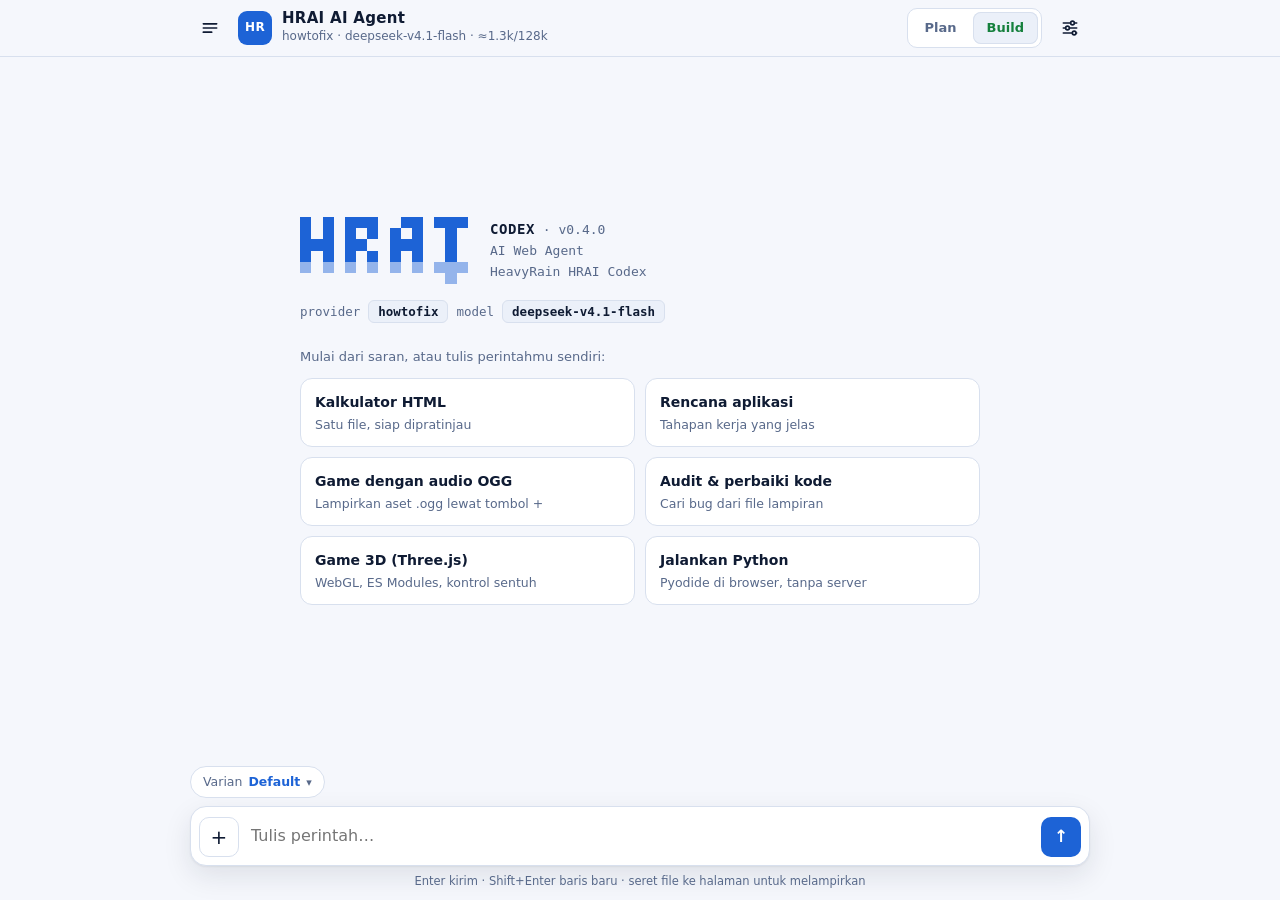
<file: hrai/index_backup2.html>
<!doctype html>
<html lang="id"><head><meta charset="utf-8">
<meta name="viewport" content="width=device-width,initial-scale=1,viewport-fit=cover">
<meta name="theme-color" content="#012456"><meta name="mobile-web-app-capable" content="yes">
<title>HRAI — HeavyRain Web Agent</title>
<style>
:root{--bg:#011a3d;--bg2:#02306e;--panel:rgba(255,255,255,.06);--panel2:rgba(255,255,255,.11);--line:rgba(255,255,255,.13);--fg:#eaf0fc;--dim:#9db0d3;--acc:#4da3ff;--accfg:#04122b;--plan:#f5c542;--build:#4ade80;--err:#ff8a8a;--code:#00122c;--ub:#1f6fe0;color-scheme:dark;box-sizing:border-box;padding-top:env(safe-area-inset-top,0px);padding-bottom:env(safe-area-inset-bottom,0px)}
@media(prefers-color-scheme:light){:root{--bg:#f3f6fc;--bg2:#e2ebfa;--panel:#fff;--panel2:#eaf0fb;--line:#d3deef;--fg:#0f1b33;--dim:#5a6b8c;--acc:#1f6fe0;--accfg:#fff;--plan:#b7791f;--build:#15803d;--err:#c53030;--code:#f1f5fc;color-scheme:light}}
*{box-sizing:inherit}
html,body{height:100%;margin:0;background:var(--bg);color:var(--fg)}
body{display:flex;flex-direction:column;background:linear-gradient(180deg,var(--bg2),var(--bg) 55%);font:15px/1.6 system-ui,-apple-system,"Segoe UI",Roboto,"Helvetica Neue",sans-serif}
button,select,input,textarea{font:inherit;color:inherit}
button{cursor:pointer}
header{display:flex;align-items:center;gap:8px;padding:10px 12px}
.brand{display:flex;align-items:center;gap:10px;flex:1;min-width:0}
.logo{width:34px;height:34px;flex:none;border-radius:10px;background:linear-gradient(135deg,#4da3ff,#1f6fe0);display:grid;place-items:center;font-weight:800;color:#fff;font-size:13px}
.ttl{min-width:0}.ttl b{display:block;font-size:15px;line-height:1.15}
.ttl span{display:block;font-size:11.5px;color:var(--dim);white-space:nowrap;overflow:hidden;text-overflow:ellipsis}
.seg{display:flex;background:var(--panel);border:1px solid var(--line);border-radius:999px;padding:3px}
.seg button{border:0;background:none;border-radius:999px;padding:5px 11px;font-size:12.5px;font-weight:600;color:var(--dim)}
.seg button.on{background:var(--panel2);color:var(--fg)}
#mode[data-m=PLAN] .on{color:var(--plan)}#mode[data-m=BUILD] .on{color:var(--build)}
.ib{border:1px solid var(--line);background:var(--panel);border-radius:999px;padding:6px 11px;font-size:12.5px}
#log{flex:1;overflow-y:auto;padding:8px 14px 16px;display:flex;flex-direction:column;gap:14px}
.u{align-self:flex-end;max-width:85%;background:var(--ub);color:#fff;padding:9px 14px;border-radius:18px 18px 4px 18px;white-space:pre-wrap;word-break:break-word}
.a{white-space:pre-wrap;word-break:break-word}
code{font:.88em ui-monospace,"SF Mono",Menlo,Consolas,monospace}
.a code{background:var(--panel2);padding:1px 6px;border-radius:6px}
pre{position:relative;margin:8px 0;padding:12px;background:var(--code);border:1px solid var(--line);border-radius:12px;overflow-x:auto;white-space:pre;font-size:12.5px;line-height:1.5}
.a pre code{background:none;padding:0}
.cp{position:absolute;right:6px;top:6px;font-size:11px;background:var(--panel2);border:1px solid var(--line);border-radius:8px;padding:2px 8px}
details{align-self:flex-start;max-width:100%;background:var(--panel);border:1px solid var(--line);border-radius:12px;padding:6px 12px;font-size:12.5px;color:var(--dim)}
details[open]{width:100%}summary{cursor:pointer;list-style:none}summary::-webkit-details-marker{display:none}
.th{color:var(--dim);font-size:12.5px;border-left:2px solid var(--line);padding-left:10px;white-space:pre-wrap}.th:empty{display:none}
.er{background:color-mix(in srgb,var(--err) 12%,transparent);border:1px solid color-mix(in srgb,var(--err) 40%,transparent);color:var(--err);padding:8px 12px;border-radius:12px;font-size:13px;word-break:break-word}
.sys{color:var(--dim);font-size:13px}
.hero{margin:auto;text-align:center;padding:24px 6px}
.hero .logo{width:56px;height:56px;border-radius:16px;font-size:20px;margin:0 auto}
.hero h2{font-size:21px;margin:16px 0 6px}.hero p{color:var(--dim);margin:0 0 18px}
.chips{display:flex;flex-wrap:wrap;gap:8px;justify-content:center}
.chips button{background:var(--panel);border:1px solid var(--line);border-radius:999px;padding:8px 14px;font-size:13px}
footer{padding:8px 12px 12px}
.composer{display:flex;align-items:flex-end;gap:8px;background:var(--panel);border:1px solid var(--line);border-radius:26px;padding:6px 6px 6px 16px;box-shadow:0 6px 24px rgba(0,0,0,.18)}
.composer:focus-within{border-color:var(--acc)}
textarea{flex:1;min-height:38px;max-height:30vh;resize:none;background:none;border:0;outline:0;padding:8px 0;font-size:16px;line-height:1.4}
#go{width:38px;height:38px;flex:none;border-radius:50%;border:0;background:var(--acc);color:var(--accfg);font-size:18px;font-weight:700}
dialog{background:var(--bg);color:var(--fg);border:1px solid var(--line);border-radius:22px 22px 0 0;width:100%;max-width:520px;margin:auto auto 0;padding:18px 18px calc(18px + env(safe-area-inset-bottom,0px));max-height:88vh;overflow:auto}
dialog::backdrop{background:rgba(0,10,30,.55);backdrop-filter:blur(3px)}
label{display:block;margin:14px 0 6px;color:var(--dim);font-size:12.5px}
dialog input[type=text],dialog input[type=password],dialog select{width:100%;background:var(--panel);border:1px solid var(--line);border-radius:12px;padding:10px 12px;font-size:16px}
.row{display:flex;gap:8px;margin-top:16px;flex-wrap:wrap}
.btn{background:var(--panel2);border:1px solid var(--line);border-radius:12px;padding:10px 14px;font-weight:600}
#ok{background:var(--acc);color:var(--accfg);border-color:var(--acc)}
.si{display:flex;align-items:center;gap:8px;margin-top:8px;background:var(--panel);border:1px solid var(--line);border-radius:14px;padding:10px 12px}
.si.cur{border-color:var(--acc)}
.st{flex:1;min-width:0;cursor:pointer}.st b{display:block;font-weight:600;white-space:nowrap;overflow:hidden;text-overflow:ellipsis}.st span{font-size:12px;color:var(--dim)}
.pb{right:66px}
.pvf{margin-top:6px;font-size:12.5px;padding:6px 12px}
#dp{width:100%;max-width:none;height:100%;max-height:none;margin:0;padding:0;border:0;border-radius:0;flex-direction:column;overflow:hidden}
#dp[open]{display:flex}
.ph{display:flex;align-items:center;gap:8px;padding:8px 12px;padding-top:calc(8px + env(safe-area-inset-top,0px))}
.ph b{flex:1;min-width:0;white-space:nowrap;overflow:hidden;text-overflow:ellipsis}
#pf{flex:1;border:0;background:#fff;width:100%}
.composer{padding:6px}
textarea{padding:8px 0 8px 4px}
#at{width:38px;height:38px;flex:none;border-radius:50%;border:1px solid var(--line);background:var(--panel2);font-size:20px;line-height:1}
.att{gap:8px;overflow-x:auto;padding:0 4px 8px}
.ch{flex:none;display:flex;align-items:center;gap:6px;max-width:60vw;background:var(--panel);border:1px solid var(--line);border-radius:12px;padding:4px 8px;font-size:12.5px}
.ch img{width:36px;height:36px;object-fit:cover;border-radius:8px}
.ch span{overflow:hidden;text-overflow:ellipsis;white-space:nowrap}
.ch button{border:0;background:none;color:var(--dim);font-size:14px}
.u img{display:block;max-width:100%;max-height:200px;border-radius:10px;margin-bottom:6px}
.u .sys{color:rgba(255,255,255,.75);margin-bottom:4px}
#na{background:var(--acc);color:var(--accfg);border-color:var(--acc)}
#ml{max-height:34vh;overflow-y:auto;margin-top:6px}
#mq{margin-top:8px}
.mi{display:block;width:100%;text-align:left;background:none;border:0;border-bottom:1px solid var(--line);padding:9px 4px;font-size:13px;word-break:break-all}
.mi.on{color:var(--acc);font-weight:600}
.tk{display:flex;align-items:flex-start;gap:10px;color:var(--dim);font-size:13px}
.tk .logo{width:28px;height:28px;border-radius:9px;font-size:10px;animation:pulse 1.5s ease-in-out infinite}
.tl{min-width:0;flex:1}.tr{display:flex;align-items:center;gap:4px;height:32px;padding-top:14px}.tr b{font-weight:600;color:var(--fg)}
.dots i{display:inline-block;width:5px;height:5px;margin-left:3px;border-radius:50%;background:var(--dim);animation:bl 1.2s infinite}
.dots i:nth-child(2){animation-delay:.2s}.dots i:nth-child(3){animation-delay:.4s}
.tt{white-space:pre-wrap;word-break:break-word;font-size:12.5px;border-left:2px solid var(--line);padding-left:10px;margin:2px 0 0}
.tt:empty{display:none}.tt:not(:empty)::after{content:"▍";margin-left:2px;animation:bl 1s steps(1) infinite}
.thw{align-self:flex-start;max-width:100%}.thd summary{color:var(--dim)}
.thx{white-space:pre-wrap;word-break:break-word;margin-top:6px;max-height:40vh;overflow:auto}
@keyframes pulse{0%,100%{transform:scale(1);box-shadow:0 0 0 0 rgba(77,163,255,.55)}50%{transform:scale(1.07);box-shadow:0 0 0 8px rgba(77,163,255,0)}}
@keyframes bl{0%,100%{opacity:.25}50%{opacity:1}}
@media(prefers-reduced-motion:reduce){.tk .logo,.dots i,.tt::after{animation:none}}
.t-kw{color:#c792ea}.t-st{color:#a5e075}.t-nm{color:#f78c6c}.t-fn{color:#82aaff}.t-ty{color:#ffcb6b}.t-cn{color:#ff6e6e}.t-bi{color:#7fdbca}.t-vr{color:#f07178}.t-cm{color:#7f8fb0;font-style:italic}.t-tg{color:#f07178}.t-at{color:#f9b572}.t-jk{color:#89ddff}
@media(prefers-color-scheme:light){.t-kw{color:#7c3aed}.t-st{color:#15803d}.t-nm{color:#c2410c}.t-fn{color:#1d4ed8}.t-ty{color:#a16207}.t-cn{color:#dc2626}.t-bi{color:#0e7490}.t-vr{color:#be123c}.t-cm{color:#64748b}.t-tg{color:#be123c}.t-at{color:#b45309}.t-jk{color:#0369a1}}
.bn{display:flex;flex-wrap:wrap;gap:12px 18px;align-items:center;justify-content:center}
.bn svg{width:180px;height:72px;fill:var(--acc);shape-rendering:crispEdges}
.bn rect{opacity:0;animation:fi .4s ease forwards;animation-delay:calc(var(--i)*45ms)}
.bt{text-align:left;font:13px/1.5 ui-monospace,Menlo,Consolas,monospace;color:var(--dim)}.bt b{color:var(--fg)}
.bi{margin:14px 0 4px;color:var(--dim);font:12.5px ui-monospace,Menlo,Consolas,monospace}.bi b{color:var(--fg);font-weight:600}
.thx.ty::after{content:"▍";margin-left:2px;animation:bl 1s steps(1) infinite}
@keyframes fi{to{opacity:1}}
@media(prefers-reduced-motion:reduce){.bn rect{animation:none;opacity:1}}
@font-face{font-family:"TermF4";src:url([data-uri]) format("truetype");font-display:swap}
:root{--ff:"TermF4",ui-monospace,Menlo,Consolas,monospace;--fm:"TermF4",ui-monospace,Menlo,Consolas,monospace}
:root[data-font=sys]{--ff:system-ui,-apple-system,"Segoe UI",Roboto,sans-serif;--fm:ui-monospace,"SF Mono",Menlo,Consolas,monospace}
body{font-family:var(--ff);font-size:16px}:root[data-font=sys] body{font-size:15px}
code,pre,.bt,.bi{font-family:var(--fm)}pre{font-size:13.5px}
:root[data-theme=terminal]{--bg:#0c0c0c;--bg2:#0c0c0c;--fg:#33ff66;--dim:#1fa83f;--acc:#33ff66;--accfg:#001a08;--plan:#ffd24a;--build:#33ff66;--err:#ff5555;--code:#050505;--line:rgba(51,255,102,.3);--panel:rgba(51,255,102,.06);--panel2:rgba(51,255,102,.13);--ub:#14532d;color-scheme:dark}
:root[data-theme=powershell]{--bg:#012456;--bg2:#012456;--fg:#eeedf0;--dim:#a9b7d0;--acc:#f9f1a5;--accfg:#012456;--plan:#f9f1a5;--build:#3adc5a;--err:#ff6b6b;--code:#011a3d;--line:rgba(238,237,240,.24);--panel:rgba(255,255,255,.05);--panel2:rgba(255,255,255,.1);--ub:#0c4a9e;color-scheme:dark}
:root[data-theme=amber]{--bg:#140d00;--bg2:#140d00;--fg:#ffb000;--dim:#a87400;--acc:#ffb000;--accfg:#140d00;--plan:#ffd166;--build:#ffb000;--err:#ff6b4a;--code:#0c0800;--line:rgba(255,176,0,.3);--panel:rgba(255,176,0,.07);--panel2:rgba(255,176,0,.14);--ub:#5a3a00;color-scheme:dark}
:root[data-theme=dracula]{--bg:#282a36;--bg2:#282a36;--fg:#f8f8f2;--dim:#8b93b8;--acc:#bd93f9;--accfg:#1e1f29;--plan:#f1fa8c;--build:#50fa7b;--err:#ff5555;--code:#1e1f29;--line:rgba(248,248,242,.15);--panel:rgba(255,255,255,.06);--panel2:rgba(255,255,255,.11);--ub:#5c4bb0;color-scheme:dark}
:root[data-theme=nord]{--bg:#2e3440;--bg2:#2e3440;--fg:#d8dee9;--dim:#8f9bb3;--acc:#88c0d0;--accfg:#2e3440;--plan:#ebcb8b;--build:#a3be8c;--err:#bf616a;--code:#242933;--line:rgba(216,222,233,.17);--panel:rgba(255,255,255,.06);--panel2:rgba(255,255,255,.11);--ub:#4c6a8c;color-scheme:dark}
:root[data-theme=gruvbox]{--bg:#282828;--bg2:#282828;--fg:#ebdbb2;--dim:#a89984;--acc:#fabd2f;--accfg:#282828;--plan:#fabd2f;--build:#b8bb26;--err:#fb4934;--code:#1d2021;--line:rgba(235,219,178,.17);--panel:rgba(255,255,255,.06);--panel2:rgba(255,255,255,.11);--ub:#8f5f12;color-scheme:dark}
:root[data-theme=terang]{--bg:#f7f8fb;--bg2:#f7f8fb;--fg:#1a2233;--dim:#5d6b85;--acc:#1f6fe0;--accfg:#ffffff;--plan:#b7791f;--build:#15803d;--err:#c53030;--code:#eef2f9;--line:#d3dbe9;--panel:#ffffff;--panel2:#e9eef8;--ub:#1f6fe0;color-scheme:light}
[data-theme=terminal] *,[data-theme=powershell] *,[data-theme=amber] *{border-radius:0!important}
[data-theme=terminal] .composer,[data-theme=powershell] .composer,[data-theme=amber] .composer{box-shadow:none}
:root:not([data-theme=hrai]) .logo{background:var(--acc);color:var(--accfg)}
[data-theme=terang] .t-kw{color:#7c3aed}[data-theme=terang] .t-st{color:#15803d}[data-theme=terang] .t-nm{color:#c2410c}[data-theme=terang] .t-fn{color:#1d4ed8}[data-theme=terang] .t-ty{color:#a16207}[data-theme=terang] .t-cn{color:#dc2626}[data-theme=terang] .t-bi{color:#0e7490}[data-theme=terang] .t-vr,[data-theme=terang] .t-tg{color:#be123c}[data-theme=terang] .t-cm{color:#64748b}[data-theme=terang] .t-at{color:#b45309}[data-theme=terang] .t-jk{color:#0369a1}
.ac{align-self:stretch;border:1px solid var(--line);background:var(--panel);border-radius:12px;overflow:hidden;font-size:13px}
.ah{display:flex;align-items:center;gap:8px;padding:8px 12px}
.ac.ok .ah,.ac.bad .ah{cursor:pointer}
.av{font-weight:600}.ap{flex:1;min-width:0;color:var(--dim);overflow:hidden;text-overflow:ellipsis;white-space:nowrap}.am{color:var(--dim);font-size:12px;white-space:nowrap}
.ab{margin:0;border:0;border-top:1px solid var(--line);border-radius:0;max-height:15em;overflow:auto}
.ac.ok .ab,.ac.bad .ab{display:none}.ac.ok.open .ab,.ac.bad.open .ab{display:block}
.ac.bad .av{color:var(--err)}
.sp{width:18px;height:18px;flex:none;stroke:var(--acc);stroke-width:2;stroke-linecap:round}
.tk .sp{width:22px;height:22px;margin-top:3px}
.tk .sp.px{stroke:none}
.sp.px .body{animation:pxhop .5s steps(1) infinite}
.sp.px .lA{animation:legA .5s steps(1) infinite}
.sp.px .lB{animation:legB .5s steps(1) infinite}
@keyframes pxhop{0%,100%{transform:translateY(0)}50%{transform:translateY(-1px)}}
@keyframes legA{0%,50%{opacity:1}50.1%,100%{opacity:0}}
@keyframes legB{0%,50%{opacity:0}50.1%,100%{opacity:1}}
@media(prefers-reduced-motion:reduce){.tk .sp.px .body,.tk .sp.px .lA,.tk .sp.px .lB{animation:none}}
.sp g{transform-box:fill-box;transform-origin:center;animation:spin 3.2s linear infinite}
.sp line{animation:ray 1.2s ease-in-out infinite;animation-delay:calc(var(--i)*.12s)}
.ck{width:18px;height:18px;flex:none;fill:none;stroke:var(--build);stroke-width:2.4;stroke-linecap:round;stroke-linejoin:round}.bad .ck{stroke:var(--err)}
.shim,.ac.run .av{background:linear-gradient(90deg,var(--dim) 0%,var(--fg) 50%,var(--dim) 100%);background-size:200% 100%;-webkit-background-clip:text;background-clip:text;color:transparent;animation:shim 1.8s linear infinite}
@keyframes spin{to{transform:rotate(360deg)}}
@keyframes ray{0%,100%{opacity:.2}50%{opacity:1}}
@keyframes shim{from{background-position:200% 0}to{background-position:-200% 0}}
@media(prefers-reduced-motion:reduce){.sp g,.sp line,.sp.px,.shim,.ac.run .av{animation:none}.shim,.ac.run .av{color:var(--fg);background:none}}
#log>*{flex-shrink:0}
#dm{width:100%;max-width:none;height:100%;height:100dvh;max-height:none;margin:0;padding:0;border:0;border-radius:0;flex-direction:column;overflow:hidden}
#dm[open]{display:flex}.ph .btn{padding:8px 10px}
#fmb{flex:1;min-height:0;overflow:auto;display:flex;flex-direction:column}
.fr{display:flex;align-items:center;gap:6px;padding:8px 10px;border-bottom:1px solid var(--line)}
.fn{flex:1;min-width:0;overflow:hidden;text-overflow:ellipsis;white-space:nowrap;cursor:pointer}.fs{color:var(--dim);font-size:12px;white-space:nowrap;cursor:pointer}
.et{display:flex;gap:8px;padding:8px 10px;flex-wrap:wrap}
.ed{flex:1;min-height:0;display:flex;border-top:1px solid var(--line);font:13px/1.5 var(--fm)}
.gt{margin:0;padding:10px 8px;text-align:right;color:var(--dim);background:var(--panel);overflow:hidden;user-select:none;min-width:3.2em;border:0;border-right:1px solid var(--line);border-radius:0;font:inherit}
.ew{position:relative;flex:1;min-width:0}
.eh,.ei{position:absolute;inset:0;margin:0;padding:10px;font:inherit;white-space:pre;tab-size:2;border:0;border-radius:0;min-height:0;max-height:none}
.eh{overflow:hidden;color:var(--fg);background:var(--code)}
.ei{background:transparent;color:transparent;-webkit-text-fill-color:transparent;caret-color:var(--fg);resize:none;outline:0;overflow:auto}
.ar{display:none;gap:8px;padding:8px 12px;border-top:1px solid var(--line)}.ac.open[data-u] .ar{display:flex}
.df{flex:1;min-height:0;overflow:auto;font:12.5px/1.5 var(--fm);white-space:pre}
.df>div{padding:0 10px;min-width:max-content}
.da{background:color-mix(in srgb,var(--build) 20%,transparent)}.dr{background:color-mix(in srgb,var(--err) 20%,transparent)}.dc{color:var(--dim)}.dk{color:var(--dim);text-align:center;background:var(--panel)}
.ibn{align-items:center;gap:8px;padding:6px 12px;background:var(--panel2);border-bottom:1px solid var(--line);font-size:13px}.ibn span{flex:1}.ibn .btn{padding:6px 10px}
#bkg,#rsg{background:var(--acc);color:var(--accfg);border-color:var(--acc)}
.svgc{margin:8px 0;border:1px solid var(--line);border-radius:12px;padding:8px;background:var(--panel)}
.svgc img{display:block;max-width:100%;max-height:60vh;margin:0 auto;background:#fff;border-radius:8px;cursor:zoom-in}
.svga{display:flex;gap:8px;justify-content:flex-end;margin-top:8px;flex-wrap:wrap}
.svgd{margin:6px 0}.svgd summary{cursor:pointer;color:var(--dim);font-size:13px}
.svgw{margin:8px 0}

/* ===================== UI v2: tata letak, tombol, tampilan, responsif ===================== */
:root{--r:14px;--sh:0 10px 34px rgba(0,0,0,.28);--ease:cubic-bezier(.2,.8,.2,1);--gut:clamp(12px,3.6vw,22px);--col:880px}
@media(prefers-color-scheme:light){:root{--sh:0 10px 30px rgba(31,60,110,.14)}}
:root[data-theme=terang]{--sh:0 10px 30px rgba(31,60,110,.14)}
:root[data-theme=terminal],:root[data-theme=powershell],:root[data-theme=amber]{--sh:none}
*{scrollbar-width:thin;scrollbar-color:var(--line) transparent}
html{-webkit-text-size-adjust:100%;-webkit-tap-highlight-color:transparent}
body{height:100dvh}
:root:not([data-theme=terminal]):not([data-theme=amber]):not([data-theme=powershell]) body{background:radial-gradient(900px 420px at 50% -8%,color-mix(in srgb,var(--acc) 13%,transparent),transparent 65%),linear-gradient(180deg,var(--bg2),var(--bg) 55%)}
button{touch-action:manipulation}
button:focus-visible,select:focus-visible,summary:focus-visible,textarea:focus-visible,input:focus-visible{outline:2px solid var(--acc);outline-offset:2px}
/* --- header --- */
header{position:relative;z-index:3;gap:10px;padding:max(10px,env(safe-area-inset-top,0px)) var(--gut) 10px;border-bottom:1px solid var(--line);background:color-mix(in srgb,var(--bg) 78%,transparent);-webkit-backdrop-filter:blur(14px) saturate(1.3);backdrop-filter:blur(14px) saturate(1.3)}
header .ib{flex:none;display:grid;place-items:center;width:42px;height:42px;padding:0;border-radius:13px;color:var(--fg);transition:background .15s,transform .1s}
header .ib:hover{background:var(--panel2)}header .ib:active{transform:scale(.94)}
header .ib svg{display:block}
.logo{width:38px;height:38px;border-radius:12px;box-shadow:0 6px 18px color-mix(in srgb,var(--acc) 35%,transparent);font-size:13px}
.ttl b{font-size:15.5px;letter-spacing:.01em}
.seg{flex:none;gap:2px}
.seg button{min-height:34px;padding:0 14px;transition:background .15s,color .15s}
.seg button.on{box-shadow:0 1px 4px rgba(0,0,0,.22)}
/* --- percakapan --- */
#log{padding:18px max(var(--gut),calc((100% - var(--col))/2)) 22px;gap:18px;overscroll-behavior:contain}
.u{max-width:min(86%,680px);padding:10px 16px;border-radius:20px 20px 6px 20px;box-shadow:0 4px 14px color-mix(in srgb,var(--ub) 38%,transparent)}
.a{line-height:1.68}
pre{border-radius:14px;padding:14px}
.cp{border-radius:9px;padding:3px 9px;transition:background .15s}.cp:hover{background:var(--panel)}
details,.ac,.er,.svgc{border-radius:14px}
.ac{transition:border-color .2s}.ac:hover{border-color:color-mix(in srgb,var(--acc) 35%,var(--line))}
.ah{padding:10px 14px}
.hero{padding:32px 8px}.hero h2{font-size:23px;letter-spacing:.01em}
.hero .logo{width:64px;height:64px;border-radius:20px;font-size:22px;box-shadow:0 14px 40px color-mix(in srgb,var(--acc) 40%,transparent)}
.chips button{min-height:40px;padding:0 16px;transition:background .15s,transform .1s,border-color .15s}
.chips button:hover{background:var(--panel2);border-color:color-mix(in srgb,var(--acc) 40%,var(--line))}.chips button:active{transform:scale(.97)}
.ibn{margin:8px var(--gut) 0;border:1px solid var(--line);border-radius:14px}
/* --- composer --- */
footer{position:relative;padding:6px max(var(--gut),calc((100% - var(--col))/2)) calc(12px + env(safe-area-inset-bottom,0px))}
.composer{gap:6px;padding:6px;border-radius:26px;box-shadow:var(--sh);-webkit-backdrop-filter:blur(12px);backdrop-filter:blur(12px);transition:border-color .15s,box-shadow .15s}
.composer:focus-within{border-color:var(--acc);box-shadow:0 0 0 3px color-mix(in srgb,var(--acc) 20%,transparent),var(--sh)}
textarea{padding:10px 0 10px 4px}
#go,#at{width:44px;height:44px}
#go{box-shadow:0 6px 16px color-mix(in srgb,var(--acc) 38%,transparent);transition:transform .12s,filter .15s}
#go:hover{filter:brightness(1.08)}#go:active,#at:active{transform:scale(.92)}
#at{color:var(--fg);transition:background .15s,transform .12s}#at:hover{background:var(--panel)}
.att{padding:0 6px 8px}
/* --- tombol & isian --- */
.btn{min-height:42px;border-radius:12px;padding:10px 14px;transition:transform .1s,background .15s,border-color .15s,filter .15s}
.btn:hover{filter:brightness(1.1)}.btn:active{transform:scale(.97)}
.btn.pri,#ok,#na,#bkg,#rsg,#hn{background:var(--acc);color:var(--accfg);border-color:var(--acc)}
.btn.dng{color:var(--err);border-color:color-mix(in srgb,var(--err) 40%,var(--line))}
.ph .btn,.pvf,.svga .ib{min-height:0}.ph .btn{min-height:38px}
.ib{transition:background .15s,transform .1s}.ib:active{transform:scale(.96)}
dialog input[type=text],dialog input[type=password],dialog select{border-radius:12px;padding:12px 13px;transition:border-color .15s,box-shadow .15s}
dialog input[type=text]:focus,dialog input[type=password]:focus,dialog select:focus{outline:0;border-color:var(--acc);box-shadow:0 0 0 3px color-mix(in srgb,var(--acc) 22%,transparent)}
/* --- dialog = lembar bawah di HP, kartu di tengah di layar lebar --- */
dialog{border-radius:26px 26px 0 0;border-bottom:0;padding:6px 18px calc(16px + env(safe-area-inset-bottom,0px));max-height:min(90dvh,880px);overscroll-behavior:contain;box-shadow:0 -16px 60px rgba(0,0,0,.4)}
dialog.hb{padding-bottom:0}
dialog::before{content:"";display:block;width:42px;height:4px;border-radius:4px;background:var(--line);margin:6px auto 12px}
#dp::before,#dm::before{display:none}
dialog::backdrop{background:rgba(2,8,24,.6);-webkit-backdrop-filter:blur(4px);backdrop-filter:blur(4px)}
dialog[open]{animation:sheetUp .26s var(--ease)}dialog[open]::backdrop{animation:fadeIn .2s ease}
@keyframes sheetUp{from{opacity:0;transform:translateY(28px)}to{opacity:1;transform:none}}
@keyframes fadeIn{from{opacity:0}to{opacity:1}}
@media(prefers-reduced-motion:reduce){dialog[open],dialog[open]::backdrop{animation:none}.btn,.ib,#go,#at,.chips button{transition:none}}
.dhd{margin-bottom:2px}.dhd h3,dialog>h3{margin:0;font-size:19px;letter-spacing:.01em}
.sec{margin-top:20px}.sec>h4{margin:0 0 2px;font-size:11px;font-weight:700;letter-spacing:.09em;text-transform:uppercase;color:var(--dim)}
.fld{margin-top:12px}.fld>label{margin:0 0 6px}
.rowf{display:flex;gap:8px;align-items:stretch}.rowf>select,.rowf>input{flex:1;min-width:0}
.rowb{display:flex;gap:8px;flex-wrap:wrap;margin-top:8px}.rowb .btn{min-height:36px;padding:7px 12px;font-size:13px}
.grid2{display:grid;grid-template-columns:1fr 1fr;gap:12px}
.sw{display:flex;align-items:center;gap:12px;margin:0;padding:12px 0;color:var(--fg);font-size:14px;border-bottom:1px solid var(--line);cursor:pointer}
.sw span{flex:1;min-width:0;line-height:1.35}
.sw input{appearance:none;-webkit-appearance:none;flex:none;order:2;margin:0;width:46px;height:27px;border-radius:99px;background:var(--panel2);border:1px solid var(--line);position:relative;cursor:pointer;transition:background .18s,border-color .18s}
.sw input::after{content:"";position:absolute;top:2px;left:2px;width:21px;height:21px;border-radius:50%;background:var(--fg);opacity:.8;transition:transform .18s var(--ease),opacity .18s}
.sw input:checked{background:var(--acc);border-color:var(--acc)}
.sw input:checked::after{transform:translateX(19px);background:var(--accfg);opacity:1}
[data-theme=terminal] .sw input::after,[data-theme=powershell] .sw input::after,[data-theme=amber] .sw input::after{border-radius:0}
.bar{position:sticky;bottom:0;z-index:2;margin:18px -18px 0;padding:14px 18px calc(14px + env(safe-area-inset-bottom,0px));background:linear-gradient(to bottom,transparent,var(--bg) 26%);flex-wrap:nowrap}
.bar .btn{flex:1;min-width:0;padding:12px 8px}.bar .pri{flex:1.6}
/* --- pengelola file, riwayat, pratinjau --- */
.ph{gap:8px;padding:calc(10px + env(safe-area-inset-top,0px)) var(--gut) 10px;border-bottom:1px solid var(--line)}
.ph b{font-size:16px}
#dm .ph{flex-wrap:wrap}
.fr{padding:11px var(--gut);transition:background .12s}.fr:hover{background:var(--panel)}
.et{padding:10px var(--gut)}
.si{border-radius:16px;padding:12px 14px;transition:border-color .15s,background .15s}.si:hover{background:var(--panel2)}
/* --- responsif --- */
@media(max-width:560px){#dm .ph b{flex:1 1 100%}#dm .ph .btn{flex:1}}
@media(max-width:420px){.grid2{grid-template-columns:1fr}}
@media(max-width:400px){header .logo{display:none}.seg button{padding:0 11px}}
@media(max-width:340px){header{flex-wrap:wrap}header .seg{order:5;flex:1 0 100%}header .seg button{flex:1}}
@media(max-height:480px){dialog{max-height:96dvh}.hero{padding:10px 8px}}
@media(min-width:720px){
 dialog:not(#dp):not(#dm){margin:auto;border:1px solid var(--line);border-radius:24px;max-width:580px;padding:22px 26px calc(20px + env(safe-area-inset-bottom,0px))}
 dialog.hb:not(#dp):not(#dm){padding-bottom:0}
 dialog:not(#dp):not(#dm)::before{display:none}
 .bar{margin:18px -26px 0;padding:14px 26px calc(14px + env(safe-area-inset-bottom,0px))}
 #dm{width:min(1000px,94vw);height:min(88dvh,860px);margin:auto;border:1px solid var(--line);border-radius:24px}
 .u{max-width:min(78%,680px)}
}

header{padding-left:max(var(--gut),calc((100% - var(--col))/2));padding-right:max(var(--gut),calc((100% - var(--col))/2))}
/* --- statistik token di bawah sesi chat --- */
#tus{margin:0 auto;max-width:var(--col);padding:0 var(--gut) 4px;display:flex;flex-wrap:wrap;gap:6px 14px;align-items:center;font-size:12px;color:var(--dim)}
#tus b{color:var(--fg);font-weight:600}
#tus .tsep{opacity:.5}
/* --- dropdown /tokens & /budget di pengaturan --- */
.tokdrop{border:1px solid var(--line);border-radius:12px;background:var(--panel);overflow:hidden}
.tokdrop>summary{display:flex;align-items:center;gap:8px;padding:11px 13px;cursor:pointer;font-size:14px;font-weight:600;list-style:none}
.tokdrop>summary::-webkit-details-marker{display:none}
.tokdrop>summary::after{content:"▾";margin-left:auto;color:var(--dim);transition:transform .18s var(--ease)}
.tokdrop[open]>summary::after{transform:rotate(180deg)}
.tokdrop .tdb{padding:2px 13px 13px;border-top:1px solid var(--line)}
.tokdrop .sys{margin:8px 0 0}
@media(max-height:720px){.bn svg{width:140px;height:56px}.hero{padding:14px 8px}.hero h2{margin:10px 0 4px}.hero p{margin-bottom:12px}}
@media(max-width:340px){.chips button{min-height:36px;padding:0 12px;font-size:12.5px}.hero .bt{font-size:12px}}

/* ===================== UI v3: tampilan profesional & responsif ===================== */
:root{--ff:system-ui,-apple-system,"Segoe UI",Roboto,"Helvetica Neue",Arial,sans-serif;--fm:ui-monospace,"SF Mono",Menlo,Consolas,"Liberation Mono",monospace;--rs:8px;--rm:12px;--rl:16px;--r:12px;--col:860px;--gut:clamp(14px,4vw,28px);--hh:56px;--sh:0 1px 2px rgba(0,0,0,.22),0 10px 28px rgba(0,0,0,.26);--el:max(var(--gut),env(safe-area-inset-left,0px),calc((100% - var(--col))/2));--er:max(var(--gut),env(safe-area-inset-right,0px),calc((100% - var(--col))/2))}
:root[data-font=f4]{--ff:"TermF4",ui-monospace,Menlo,Consolas,monospace;--fm:"TermF4",ui-monospace,Menlo,Consolas,monospace}
:root[data-theme=hrai]{--bg:#0a1222;--bg2:#0a1222;--surf:#0e182c;--panel:rgba(255,255,255,.045);--panel2:rgba(255,255,255,.085);--line:rgba(158,184,232,.17);--fg:#e8eefb;--dim:#93a4c6;--acc:#5aa9ff;--accfg:#04122b;--code:#060d1b;--ub:#1f5fd1;--plan:#f5c542;--build:#4ade80;--err:#ff8a8a;color-scheme:dark}
@media(prefers-color-scheme:light){:root[data-theme=hrai]{--bg:#f5f7fc;--bg2:#f5f7fc;--surf:#ffffff;--panel:#ffffff;--panel2:#ebf0f9;--line:#d8e0ee;--fg:#0f1b33;--dim:#58698a;--acc:#1d63d6;--accfg:#ffffff;--code:#eef2f9;--ub:#1d63d6;--plan:#b7791f;--build:#15803d;--err:#c53030;--sh:0 1px 2px rgba(15,27,51,.06),0 10px 28px rgba(15,27,51,.10);color-scheme:light}}
:root[data-theme=terang]{--surf:#ffffff}
html,body{background:var(--bg)}
:root:not([data-theme=terminal]):not([data-theme=amber]):not([data-theme=powershell]) body{background:var(--bg)}
body{line-height:1.6;-webkit-font-smoothing:antialiased;text-rendering:optimizeLegibility}

/* --- bar atas --- */
header{position:relative;z-index:3;display:flex;align-items:center;gap:8px;min-height:var(--hh);padding:max(8px,env(safe-area-inset-top,0px)) var(--er) 8px var(--el);background:var(--bg);border-bottom:1px solid var(--line);-webkit-backdrop-filter:none;backdrop-filter:none}
header .ib{width:40px;height:40px;border-radius:10px;border:1px solid transparent;background:transparent}
header .ib:hover{background:var(--panel2);border-color:var(--line)}
.brand{gap:10px}
.logo{width:34px;height:34px;border-radius:9px;box-shadow:none;font-size:12px;letter-spacing:.03em;background:var(--acc);color:var(--accfg)}
.ttl b{font-size:15px;font-weight:650;letter-spacing:.02em}
.ttl span{font-size:12px;color:var(--dim)}
.seg{border-radius:10px;padding:3px;background:var(--panel);border:1px solid var(--line)}
.seg button{min-height:32px;padding:0 14px;border-radius:8px;font-size:13px;font-weight:600}
.seg button.on{background:var(--panel2);box-shadow:inset 0 0 0 1px var(--line)}
.ibn{margin:10px var(--er) 0 var(--el);border-radius:var(--rm);background:var(--panel)}

/* --- percakapan --- */
#log{padding:22px var(--er) 26px var(--el);gap:22px}
.u{max-width:min(82%,640px);padding:10px 14px;border-radius:14px 14px 4px 14px;box-shadow:none;font-size:15px;line-height:1.55}
.a{white-space:normal;overflow-wrap:anywhere;word-break:normal;font-size:15px;line-height:1.7}
.a>:first-child{margin-top:0}.a>:last-child{margin-bottom:0}
.a p{margin:.6em 0}
.a h1,.a h2,.a h3,.a h4{margin:1.1em 0 .4em;line-height:1.3;font-weight:650}
.a h1{font-size:19px}.a h2{font-size:17.5px}.a h3{font-size:16px}.a h4{font-size:15px;color:var(--dim)}
.a ul,.a ol{margin:.5em 0;padding-left:1.45em}
.a li{margin:.25em 0}
.a blockquote{margin:.7em 0;padding:.15em 0 .15em 14px;border-left:3px solid var(--line);color:var(--dim)}
.a hr{border:0;border-top:1px solid var(--line);margin:1.1em 0}
.a a{color:var(--acc);text-decoration:underline;text-underline-offset:2px}
.a .tw{overflow-x:auto;margin:.7em 0;border:1px solid var(--line);border-radius:var(--rs)}
.a table{border-collapse:collapse;width:100%;font-size:13.5px}
.a th,.a td{padding:7px 11px;text-align:left;border-bottom:1px solid var(--line);vertical-align:top}
.a th{background:var(--panel);font-weight:650}
.a tr:last-child td{border-bottom:0}
.a code{border-radius:5px}
.a pre{border-radius:10px;padding:38px 14px 14px;font-size:13px;line-height:1.55;margin:.8em 0}
.cp{top:7px;border-radius:6px;padding:3px 9px;font-size:11.5px;background:var(--panel2)}
.cp:hover{border-color:var(--acc)}
details,.ac,.er,.svgc{border-radius:10px}
.ac{background:var(--panel)}
.ah{padding:9px 13px}
.ab{padding:12px 14px;font-size:12.5px}
.er{padding:10px 14px}
.thd summary{padding:2px 0}

/* --- layar awal --- */
.hero{margin:auto;width:100%;max-width:680px;padding:28px 0 12px;text-align:left}
.bn{justify-content:flex-start;gap:14px 22px}
.bn svg{width:168px;height:67px}
.bt{font-size:13px;line-height:1.6;color:var(--dim)}
.bt b{color:var(--fg);font-size:14px;letter-spacing:.04em}
.bi{margin:16px 0 0;display:flex;flex-wrap:wrap;align-items:center;gap:6px 8px;font:12.5px/1.4 var(--fm);color:var(--dim)}
.bi b{color:var(--fg);font-weight:600;background:var(--panel2);border:1px solid var(--line);border-radius:6px;padding:2px 9px;max-width:100%;overflow:hidden;text-overflow:ellipsis;white-space:nowrap}
.hero>p{margin:24px 0 10px;font-size:13px;color:var(--dim)}
.chips{display:grid;grid-template-columns:repeat(2,minmax(0,1fr));gap:10px;justify-content:stretch}
.chips button{display:flex;flex-direction:column;align-items:flex-start;gap:3px;text-align:left;min-height:68px;padding:12px 14px;border-radius:var(--rm);background:var(--panel);border:1px solid var(--line);font-size:13px}
.chips button b{font-size:14px;font-weight:650;color:var(--fg)}
.chips button span{font-size:12.5px;color:var(--dim);line-height:1.4}
.chips button:hover{border-color:var(--acc);background:var(--panel2)}

/* --- statistik token & composer --- */
#tus{flex-wrap:nowrap;overflow-x:auto;white-space:nowrap;scrollbar-width:none;padding:0 var(--er) 6px var(--el);max-width:none;margin:0;font-size:11.5px}
#tus::-webkit-scrollbar{display:none}
#tus>*{flex:none}
footer{padding:8px var(--er) calc(10px + env(safe-area-inset-bottom,0px)) var(--el)}
.composer{gap:8px;padding:8px;border-radius:var(--rl);background:var(--surf,var(--panel));border:1px solid var(--line);box-shadow:var(--sh);-webkit-backdrop-filter:none;backdrop-filter:none;align-items:flex-end}
.composer:focus-within{border-color:var(--acc);box-shadow:0 0 0 3px color-mix(in srgb,var(--acc) 18%,transparent),var(--sh)}
#at,#go{width:40px;height:40px;border-radius:10px}
#at{background:transparent;border:1px solid var(--line);font-size:20px}
#go{box-shadow:none;font-size:17px}
textarea{padding:9px 4px;min-height:40px;line-height:1.45}
.att{padding:0 2px 8px}
.ch{border-radius:var(--rs)}
.hint{display:none;margin-top:6px;text-align:center;font-size:11.5px;color:var(--dim)}
@media(hover:hover) and (pointer:fine){.hint{display:block}}
body.dz::after{content:"Lepaskan file di sini untuk melampirkan (teks, .ogg, gambar)";position:fixed;inset:12px;z-index:60;display:grid;place-items:center;padding:24px;text-align:center;font-size:16px;border:2px dashed var(--acc);border-radius:var(--rl);background:color-mix(in srgb,var(--bg) 90%,transparent);color:var(--fg);pointer-events:none}

/* --- tombol & isian --- */
.btn{min-height:40px;border-radius:10px;font-size:14px;font-weight:600}
.ib{border-radius:10px}
dialog input[type=text],dialog input[type=password],dialog select{background:var(--bg);border-radius:10px}

/* --- dialog: lembar bawah di HP, kartu di layar lebar --- */
dialog{background:var(--surf,var(--bg));border-radius:18px 18px 0 0;box-shadow:0 -12px 48px rgba(0,0,0,.35)}
.dhd h3,dialog>h3{font-size:18px;font-weight:650;letter-spacing:0}
.sec{margin-top:14px;padding:12px 14px 14px;border:1px solid var(--line);border-radius:var(--rm);background:var(--panel)}
.sec>h4{margin:0 0 4px;font-size:13.5px;font-weight:650;letter-spacing:0;text-transform:none;color:var(--fg)}
.sw{padding:11px 0}
.sec .sw:last-child{border-bottom:0}
.tokdrop{background:var(--bg);border-radius:10px}
.bar{background:var(--surf,var(--bg));border-top:1px solid var(--line)}
.si{border-radius:var(--rm)}
@media(min-width:720px){
 dialog:not(#dp):not(#dm){border-radius:16px;box-shadow:var(--sh)}
 #dm{border-radius:16px}
}

/* --- pengelola file --- */
.fn{font-size:14px}
.bv{display:flex;flex-direction:column;align-items:center;gap:14px;padding:24px var(--gut)}
.bv audio{width:min(520px,100%)}
.bv img{max-width:100%;max-height:50vh;border:1px solid var(--line);border-radius:10px;background:var(--panel)}

/* --- responsif --- */
@media(max-width:520px){.chips{grid-template-columns:1fr}.chips button{min-height:60px}.bn svg{width:140px;height:56px}.hero{padding-top:14px}}
@media(max-width:400px){.u{max-width:90%}header .ib{width:38px;height:38px}}
@media(max-height:480px){header{min-height:48px}.hero{padding:8px 0}.hint{display:none!important}}
@media(min-width:1100px){:root{--col:900px}body{font-size:15.5px}}
@media(prefers-reduced-motion:reduce){*{scroll-behavior:auto!important}}

/* ===================== v4: tema baru, warna sintaks per tema, font ===================== */
:root{--skw:#c792ea;--sst:#a5e075;--snm:#f78c6c;--sfn:#82aaff;--sty:#ffcb6b;--scn:#ff6e6e;--sbi:#7fdbca;--svr:#f07178;--scm:#8a99ba;--sat:#f9b572;--sjk:#89ddff;--fs:15px}
@media(prefers-color-scheme:light){:root[data-theme=hrai]{--skw:#7c3aed;--sst:#147b3b;--snm:#c2410c;--sfn:#1d4ed8;--sty:#9b5e07;--scn:#d32424;--sbi:#0e7490;--svr:#be123c;--scm:#64748b;--sat:#ad5009;--sjk:#0369a1;}}
:root[data-theme=terang]{--skw:#7c3aed;--sst:#147b3b;--snm:#c2410c;--sfn:#1d4ed8;--sty:#9b5e07;--scn:#d32424;--sbi:#0e7490;--svr:#be123c;--scm:#64748b;--sat:#ad5009;--sjk:#0369a1;--plan:#94600d;--acc:#1e6bd7;--surf:#ffffff;--sh:0 1px 2px rgba(15,27,51,.06),0 10px 28px rgba(15,27,51,.10)}
@media(prefers-color-scheme:light){:root[data-theme=hrai]{--plan:#94600d}}
:root[data-theme=dracula]{--skw:#ff79c6;--sst:#f1fa8c;--snm:#bd93f9;--sfn:#50fa7b;--sty:#8be9fd;--scn:#bd93f9;--sbi:#8be9fd;--svr:#ffb86c;--scm:#8f9bc7;--sat:#50fa7b;--sjk:#8be9fd;--err:#ff6666;--surf:#31333e}
:root[data-theme=nord]{--skw:#81a1c1;--sst:#a3be8c;--snm:#b48ead;--sfn:#88c0d0;--sty:#ebcb8b;--scn:#b48ead;--sbi:#8fbcbb;--svr:#d08770;--scm:#8e9ab2;--sat:#8fbcbb;--sjk:#88c0d0;--err:#e58a93;--dim:#97a3bb;--surf:#363c48}
:root[data-theme=gruvbox]{--skw:#fb6a55;--sst:#b8bb26;--snm:#d3869b;--sfn:#8ec07c;--sty:#fabd2f;--scn:#d3869b;--sbi:#8ec07c;--svr:#83a598;--scm:#a79a88;--sat:#fabd2f;--sjk:#83a598;--err:#fe6b57;--surf:#313131}
:root[data-theme=terminal]{--surf:#0c0c0c}
:root[data-theme=powershell]{--surf:#012456}
:root[data-theme=amber]{--surf:#140d00}
:root[data-theme=tokyo]{--bg:#1a1b26;--bg2:#1a1b26;--surf:#23242f;--panel:rgba(255,255,255,.05);--panel2:rgba(255,255,255,.09);--line:rgba(192,202,245,.16);--fg:#c0caf5;--dim:#8089b3;--acc:#7aa2f7;--accfg:#16161e;--code:#16161e;--ub:#3d59a1;--plan:#e0af68;--build:#9ece6a;--err:#f7768e;--sh:0 1px 2px rgba(0,0,0,.3),0 10px 28px rgba(0,0,0,.4);color-scheme:dark;--skw:#bb9af7;--sst:#9ece6a;--snm:#ff9e64;--sfn:#7aa2f7;--sty:#e0af68;--scn:#ff757f;--sbi:#7dcfff;--svr:#f7768e;--scm:#7e88b4;--sat:#e0af68;--sjk:#7dcfff;}
:root[data-theme=mocha]{--bg:#1e1e2e;--bg2:#1e1e2e;--surf:#272736;--panel:rgba(255,255,255,.05);--panel2:rgba(255,255,255,.09);--line:rgba(205,214,244,.16);--fg:#cdd6f4;--dim:#9399b2;--acc:#cba6f7;--accfg:#1e1e2e;--code:#181825;--ub:#5f4bb6;--plan:#f9e2af;--build:#a6e3a1;--err:#f38ba8;--sh:0 1px 2px rgba(0,0,0,.3),0 10px 28px rgba(0,0,0,.4);color-scheme:dark;--skw:#cba6f7;--sst:#a6e3a1;--snm:#fab387;--sfn:#89b4fa;--sty:#f9e2af;--scn:#fab387;--sbi:#94e2d5;--svr:#f38ba8;--scm:#8d92ab;--sat:#f9e2af;--sjk:#89dceb;}
:root[data-theme=onedark]{--bg:#282c34;--bg2:#282c34;--surf:#31343c;--panel:rgba(255,255,255,.05);--panel2:rgba(255,255,255,.09);--line:rgba(171,178,191,.16);--fg:#abb2bf;--dim:#8f98a8;--acc:#61afef;--accfg:#21252b;--code:#21252b;--ub:#3a6ea5;--plan:#e5c07b;--build:#98c379;--err:#e8808a;--sh:0 1px 2px rgba(0,0,0,.3),0 10px 28px rgba(0,0,0,.4);color-scheme:dark;--skw:#c678dd;--sst:#98c379;--snm:#d19a66;--sfn:#61afef;--sty:#e5c07b;--scn:#d19a66;--sbi:#56b6c2;--svr:#e06c75;--scm:#8089a0;--sat:#d19a66;--sjk:#56b6c2;}
:root[data-theme=rosepine]{--bg:#191724;--bg2:#191724;--surf:#22202d;--panel:rgba(255,255,255,.05);--panel2:rgba(255,255,255,.09);--line:rgba(224,222,244,.16);--fg:#e0def4;--dim:#908caa;--acc:#ebbcba;--accfg:#191724;--code:#14121f;--ub:#4b3f72;--plan:#f6c177;--build:#9ccfd8;--err:#eb6f92;--sh:0 1px 2px rgba(0,0,0,.3),0 10px 28px rgba(0,0,0,.4);color-scheme:dark;--skw:#c4a7e7;--sst:#f6c177;--snm:#ebbcba;--sfn:#9ccfd8;--sty:#7bb5c8;--scn:#eb6f92;--sbi:#9ccfd8;--svr:#ebbcba;--scm:#8581a0;--sat:#c4a7e7;--sjk:#9ccfd8;}
:root[data-theme=github]{--bg:#0d1117;--bg2:#0d1117;--surf:#171b20;--panel:rgba(255,255,255,.05);--panel2:rgba(255,255,255,.09);--line:rgba(230,237,243,.16);--fg:#e6edf3;--dim:#8b949e;--acc:#58a6ff;--accfg:#0d1117;--code:#010409;--ub:#1f6feb;--plan:#d29922;--build:#3fb950;--err:#ff7b72;--sh:0 1px 2px rgba(0,0,0,.3),0 10px 28px rgba(0,0,0,.4);color-scheme:dark;--skw:#ff7b72;--sst:#a5d6ff;--snm:#79c0ff;--sfn:#d2a8ff;--sty:#ffa657;--scn:#79c0ff;--sbi:#ffa657;--svr:#ffa657;--scm:#8b949e;--sat:#79c0ff;--sjk:#7ee787;}
:root[data-theme=solarized]{--bg:#002b36;--bg2:#002b36;--surf:#0a333e;--panel:rgba(255,255,255,.05);--panel2:rgba(255,255,255,.09);--line:rgba(147,161,161,.16);--fg:#93a1a1;--dim:#80949b;--acc:#4aa3e0;--accfg:#002b36;--code:#00212b;--ub:#1d5f94;--plan:#b58900;--build:#859900;--err:#e5645f;--sh:0 1px 2px rgba(0,0,0,.3),0 10px 28px rgba(0,0,0,.4);color-scheme:dark;--skw:#9aab0d;--sst:#3bb8ae;--snm:#e0703f;--sfn:#4aa3e0;--sty:#d4a017;--scn:#e0703f;--sbi:#3bb8ae;--svr:#e5645f;--scm:#74909a;--sat:#d4a017;--sjk:#4aa3e0;}
:root[data-theme=oled]{--bg:#000000;--bg2:#000000;--surf:#0a0a0a;--panel:rgba(255,255,255,.05);--panel2:rgba(255,255,255,.09);--line:rgba(232,232,234,.20);--fg:#e8e8ea;--dim:#9a9aa3;--acc:#6ea8fe;--accfg:#000000;--code:#0b0b0d;--ub:#1f5fd1;--plan:#f5c542;--build:#4ade80;--err:#ff8a8a;--sh:0 1px 2px rgba(0,0,0,.3),0 10px 28px rgba(0,0,0,.4);color-scheme:dark;--skw:#c792ea;--sst:#a5e075;--snm:#f78c6c;--sfn:#82aaff;--sty:#ffcb6b;--scn:#ff6e6e;--sbi:#7fdbca;--svr:#f07178;--scm:#8a99ba;--sat:#f9b572;--sjk:#89ddff;}
:root[data-theme=latte]{--bg:#eff1f5;--bg2:#eff1f5;--surf:#f8f9fb;--panel:#fbfbfd;--panel2:#e6e9ef;--line:#ccd0da;--fg:#4c4f69;--dim:#636780;--acc:#8839ef;--accfg:#ffffff;--code:#e6e9ef;--ub:#8839ef;--plan:#9a5b00;--build:#2f7d1f;--err:#d20f39;--sh:0 1px 2px rgba(76,79,105,.08),0 10px 28px rgba(76,79,105,.14);color-scheme:light;--skw:#8337e5;--sst:#2b731d;--snm:#aa4407;--sfn:#1a5ae0;--sty:#945700;--scn:#aa4407;--sbi:#127078;--svr:#ca0e37;--scm:#636780;--sat:#8a5200;--sjk:#1a5ae0;}
:root[data-theme=kertas]{--bg:#f4ecd8;--bg2:#f4ecd8;--surf:#faf3e0;--panel:#fbf5e6;--panel2:#ebe0c4;--line:#dccfb4;--fg:#3b3226;--dim:#74634d;--acc:#a8480f;--accfg:#ffffff;--code:#ece2c8;--ub:#a8480f;--plan:#8a5a00;--build:#2f6b2a;--err:#b3261e;--sh:0 1px 2px rgba(60,50,30,.08),0 10px 28px rgba(60,50,30,.14);color-scheme:light;--skw:#7a3b8f;--sst:#3f6b1f;--snm:#a64209;--sfn:#1d5fa8;--sty:#845600;--scn:#a64209;--sbi:#1a6b70;--svr:#a8283a;--scm:#74634d;--sat:#845600;--sjk:#1d5fa8;}
:root .t-kw{color:var(--skw)}:root .t-st{color:var(--sst)}:root .t-nm{color:var(--snm)}:root .t-fn{color:var(--sfn)}:root .t-ty{color:var(--sty)}:root .t-cn{color:var(--scn)}:root .t-bi{color:var(--sbi)}:root .t-vr,:root .t-tg{color:var(--svr)}:root .t-cm{color:var(--scm)}:root .t-at{color:var(--sat)}:root .t-jk{color:var(--sjk)}
:root[data-font=inter]{--ff:"Inter",system-ui,-apple-system,"Segoe UI",Roboto,"Helvetica Neue",Arial,sans-serif;--fm:ui-monospace,"SF Mono",Menlo,Consolas,"Liberation Mono",monospace;--fs:15px}
:root[data-font=jakarta]{--ff:"Plus Jakarta Sans",system-ui,-apple-system,"Segoe UI",Roboto,"Helvetica Neue",Arial,sans-serif;--fm:ui-monospace,"SF Mono",Menlo,Consolas,"Liberation Mono",monospace;--fs:15px}
:root[data-font=plex]{--ff:"IBM Plex Sans",system-ui,-apple-system,"Segoe UI",Roboto,"Helvetica Neue",Arial,sans-serif;--fm:ui-monospace,"SF Mono",Menlo,Consolas,"Liberation Mono",monospace;--fs:15px}
:root[data-font=serif]{--ff:"Source Serif 4",Georgia,"Times New Roman",serif;--fm:ui-monospace,"SF Mono",Menlo,Consolas,"Liberation Mono",monospace;--fs:16.5px}
:root[data-font=jbmono]{--ff:"JetBrains Mono",ui-monospace,"SF Mono",Menlo,Consolas,"Liberation Mono",monospace;--fm:"JetBrains Mono",ui-monospace,"SF Mono",Menlo,Consolas,"Liberation Mono",monospace;--fs:14px}
:root[data-font=firacode]{--ff:"Fira Code",ui-monospace,"SF Mono",Menlo,Consolas,"Liberation Mono",monospace;--fm:"Fira Code",ui-monospace,"SF Mono",Menlo,Consolas,"Liberation Mono",monospace;--fs:14px}
:root[data-font=plexmono]{--ff:"IBM Plex Mono",ui-monospace,"SF Mono",Menlo,Consolas,"Liberation Mono",monospace;--fm:"IBM Plex Mono",ui-monospace,"SF Mono",Menlo,Consolas,"Liberation Mono",monospace;--fs:14px}
:root[data-font=f4]{--fs:16px}
body{font-size:var(--fs,15px)}
.u,.a{font-size:var(--fs,15px)}
:root[data-font=serif] .a{line-height:1.75}
:root[data-font=jbmono] .a,:root[data-font=firacode] .a,:root[data-font=plexmono] .a{line-height:1.65}
:root[data-font=firacode] body{font-variant-ligatures:common-ligatures}

.tg{display:flex;flex-direction:column;gap:10px}
.tgh{margin-top:2px;font-size:12px;font-weight:600;color:var(--dim)}
.tgw{display:grid;grid-template-columns:repeat(auto-fill,minmax(98px,1fr));gap:8px}
.tgb{display:flex;flex-direction:column;gap:6px;min-height:0;padding:7px;border:1px solid var(--line);border-radius:10px;background:var(--panel);text-align:left;font-size:12px;line-height:1.25;color:var(--fg);cursor:pointer}
.tgb:hover{border-color:var(--dim)}
.tgb.on{border-color:var(--acc);box-shadow:0 0 0 2px color-mix(in srgb,var(--acc) 30%,transparent)}
.tgp{position:relative;display:block;height:40px;border-radius:6px;background:var(--b);border:1px solid rgba(128,128,128,.3);overflow:hidden}
.tgp::before{content:"";position:absolute;left:6px;top:7px;width:56%;height:6px;border-radius:3px;background:var(--f);opacity:.8}
.tgp::after{content:"";position:absolute;left:6px;bottom:6px;width:30px;height:9px;border-radius:3px;background:var(--a)}
.tgp s{position:absolute;right:6px;bottom:6px;width:16px;height:9px;border-radius:3px;background:var(--p);border:1px solid rgba(128,128,128,.35);text-decoration:none}
.tgn{font-weight:600;overflow:hidden;text-overflow:ellipsis;white-space:nowrap}
.hintp{margin:6px 0 0;font-size:12px;line-height:1.45;color:var(--dim)}

/* ---- varian model ---- */
.vrow{display:flex;padding:0 0 8px}
.vpill{display:inline-flex;align-items:center;gap:6px;min-height:32px;padding:0 12px;border:1px solid var(--line);border-radius:999px;background:var(--panel);color:var(--fg);font-size:12.5px;font-weight:600;line-height:1;cursor:pointer}
.vpill:hover{border-color:var(--acc)}
.vpill span{color:var(--dim);font-weight:500}
.vpill b{color:var(--acc);font-weight:700}
.vpill i{font-style:normal;color:var(--dim);font-size:11px}
.vl{display:flex;flex-direction:column;gap:8px;margin:12px 0}
.vo{display:flex;flex-direction:column;align-items:flex-start;gap:3px;width:100%;min-height:0;padding:12px 14px;border:1px solid var(--line);border-radius:var(--rm);background:var(--panel);text-align:left;color:var(--fg);cursor:pointer}
.vo b{font-size:14px;font-weight:650}
.vo span{font-size:12.5px;line-height:1.4;color:var(--dim);overflow-wrap:anywhere}
.vo:hover{border-color:var(--dim)}
.vo.on{border-color:var(--acc);box-shadow:0 0 0 2px color-mix(in srgb,var(--acc) 28%,transparent)}
.vo.on b::after{content:" ✓";color:var(--acc)}
.vpill.off{opacity:.75;border-style:dashed}
.vpill.off i{font-size:12px}

/* ---- Python / keluaran kode ---- */
.pyo{margin:0;padding:10px 14px;font:12.5px/1.5 var(--fm);white-space:pre-wrap;overflow-wrap:anywhere;max-height:260px;overflow:auto;border:1px solid var(--line);border-radius:10px;background:var(--code);color:var(--fg)}
.pyo[data-ok="0"]{color:var(--err)}
.ac .pyo{border:0;border-top:1px solid var(--line);border-radius:0}
div.pyo{margin:6px 0 10px}
</style></head>
<body>

<header><button class="ib" id="bh" aria-label="Riwayat" title="Riwayat"><svg viewBox="0 0 24 24" width="20" height="20" fill="none" stroke="currentColor" stroke-width="2" stroke-linecap="round" aria-hidden="true"><path d="M4 7h16M4 12h16M4 17h10"/></svg></button><div class="brand"><div class="logo">HR</div><div class="ttl"><b>HRAI AI Agent</b><span id="sub"></span></div></div><div class="seg" id="mode" role="group" aria-label="Mode kerja"><button data-m="PLAN">Plan</button><button data-m="BUILD">Build</button></div><button class="ib" id="bs" aria-label="Atur" title="Atur"><svg viewBox="0 0 24 24" width="20" height="20" fill="none" stroke="currentColor" stroke-width="2" stroke-linecap="round" aria-hidden="true"><path d="M4 6h8M18 6h2M4 12h2M12 12h8M4 18h10M20 18h0"/><circle cx="15" cy="6" r="2.2"/><circle cx="9" cy="12" r="2.2"/><circle cx="17" cy="18" r="2.2"/></svg></button></header>
<div id="ibn" class="ibn" style="display:none"><span>Install HRAI AI Web Agent?</span><button class="btn" id="ibi">Install</button><button class="ib" id="ibx" aria-label="Tutup">✕</button></div>
<div id="log"></div>
<div id="tus"></div>
<footer><div id="att" class="att" style="display:none"></div><div class="vrow"><button id="vp" class="vpill" type="button" style="display:none" aria-haspopup="dialog" title="Varian model"></button></div><div class="composer"><button id="at" aria-label="Lampirkan">+</button><textarea id="in" rows="1" placeholder="Tulis perintah…" aria-label="Perintah untuk HRAI"></textarea><button id="go" aria-label="Kirim">↑</button></div><div class="hint">Enter kirim · Shift+Enter baris baru · seret file ke halaman untuk melampirkan</div><input type="file" id="fi" multiple hidden accept="audio/ogg,application/ogg,.ogg,.oga,audio/mpeg,audio/wav,.mp3,.wav,.glb,.bin,.woff,.woff2,.ttf,.otf,image/*,text/*,.json,.js,.ts,.jsx,.tsx,.py,.html,.css,.md,.csv,.xml,.yml,.yaml,.sh,.java,.c,.cpp,.go,.rs,.sql,.log"></footer>
<dialog id="dv" class="hb"><div class="dhd"><h3>Varian model</h3></div><p class="hintp" id="dvi"></p><div id="dvl" class="vl" role="radiogroup" aria-label="Varian model"></div><div class="bar"><button class="btn" id="dvc" type="button">Tutup</button></div></dialog>

<dialog id="ds" class="hb"><div class="dhd"><h3>Pengaturan</h3></div>
<section class="sec"><h4>Provider &amp; model</h4>
<div class="fld"><label>Provider</label><div class="rowf"><select id="sp"></select><button class="btn" id="sn" type="button">+ Baru</button></div><div class="rowb"><button class="btn dng" id="sd" type="button" style="display:none">Hapus provider ini</button><button class="btn" id="sr" type="button" style="display:none">Pulihkan provider bawaan</button></div></div>
<div class="fld"><label>Base URL</label><input type="text" id="su" autocapitalize="off" autocomplete="off" spellcheck="false" inputmode="url"></div>
<div class="fld"><label>Model</label><div class="rowf"><input type="text" id="sm" autocapitalize="off"><button class="btn" id="sf" type="button">Ambil</button></div><div id="mz" style="display:none"><input type="text" id="mq" placeholder="Cari model…" autocapitalize="off"><div id="ms" class="sys"></div><div id="ml"></div></div></div>
<div class="fld"><label>API key (disimpan di perangkat ini saja)</label><input type="password" id="sk" autocomplete="off"></div>
<div class="fld"><label for="svr">Varian (untuk model ini)</label><select id="svr"></select><p class="hintp" id="svh"></p></div><div class="fld"><label for="vf">Format varian (lanjutan)</label><select id="vf"><option value="auto">Otomatis (deteksi dari nama model)</option><option value="effort">reasoning_effort (OpenAI, DeepSeek, gpt-oss)</option><option value="reasoning">reasoning.effort (OpenRouter)</option><option value="off">Nonaktifkan varian</option></select></div><div class="fld"><label>Proxy CORS (opsional; isi jika muncul "Failed to fetch")</label><input type="text" id="sy" autocapitalize="off" autocomplete="off" spellcheck="false" inputmode="url" placeholder="http://127.0.0.1:8787 atau https://nama.akun.workers.dev/TOKEN"></div>
</section>
<section class="sec"><h4>Perilaku agen</h4>
<label class="sw"><input type="checkbox" id="sa"><span>Setujui otomatis tool tulis/edit (mode BUILD)</span></label>
<label class="sw"><input type="checkbox" id="th"><span>Tampilkan proses berpikir (/think on · /think off)</span></label>
<label class="sw"><input type="checkbox" id="wk"><span>Tetap aktif saat layar mati (wake lock + audio senyap)</span></label>
<label class="sw"><input type="checkbox" id="snd"><span>Bunyi singkat saat HRAI selesai bekerja</span></label>
<label class="sw"><input type="checkbox" id="nt"><span>Notifikasi saat AI selesai (saat aplikasi di latar)</span></label>
</section>
<section class="sec"><h4>Tampilan</h4>
<div class="fld"><label>Tema (/theme)</label><select id="tm" hidden></select><div class="tg" id="tg" role="radiogroup" aria-label="Tema"></div></div><div class="fld"><label for="fz">Font (/font)</label><select id="fz"></select><p class="hintp">Font selain Sistem dan Terminal F4 dimuat dari Google Fonts saat dipilih (perlu internet). Tanpa internet, tampilan otomatis memakai font sistem.</p></div>
<details class="tokdrop" id="tokdrop"><summary>⚙️ Batas token (/tokens · /budget)</summary><div class="tdb">
<div class="fld"><label>Batas output (/tokens, 1000–128000)</label><input type="text" id="dtok" inputmode="numeric" autocapitalize="off" placeholder="32000"></div>
<div class="fld"><label>Budget berpikir (/budget, 500–200000, 0 = tanpa batas)</label><input type="text" id="dbud" inputmode="numeric" autocapitalize="off" placeholder="8000"></div>
<div class="rowb"><button class="btn" id="dtokr" type="button">Terapkan</button><button class="btn" id="dtokd" type="button">Reset bawaan</button></div>
<p class="sys" id="dtokm"></p>
</div></details>
</section>
<section class="sec"><h4>Aplikasi &amp; data</h4>
<p class="sys" id="pwt" style="margin:6px 0"></p><button class="btn" id="pwi" type="button" style="display:none">Pasang aplikasi</button>
<div class="fld"><label>Cadangan data</label><button class="btn" id="bkb" type="button">Cadangan &amp; Pulihkan…</button></div>
<div class="row" style="margin-top:0;display:none"><button class="btn" id="bx">Ekspor backup</button><button class="btn" id="bi">Impor backup</button></div><input type="file" id="bj" accept="application/json,.json" hidden>
</section>
<div class="row bar"><button class="btn pri" id="ok">Simpan</button><button class="btn" id="nc">Percakapan baru</button><button class="btn" id="cl">Tutup</button></div></dialog>

<dialog id="dn" class="hb"><div class="dhd"><h3>Tambah provider</h3></div>
<div class="fld"><label>Nama</label><input type="text" id="nn" autocapitalize="off" placeholder="mis. provider-saya"></div>
<div class="fld"><label>Tipe API</label><select id="ntp"><option value="openai">OpenAI-compatible</option><option value="anthropic">Anthropic</option><option value="gemini">Google Gemini</option></select></div>
<div class="fld"><label>Base URL</label><input type="text" id="nu" autocapitalize="off" placeholder="https://api.contoh.com/v1"></div>
<div class="fld"><label>Model (opsional, bisa diambil dari server nanti)</label><input type="text" id="nm" autocapitalize="off"></div>
<div class="fld"><label>API key (opsional)</label><input type="password" id="nk" autocomplete="off"></div>
<div class="row bar"><button class="btn pri" id="na">Tambah</button><button class="btn" id="nx">Batal</button></div></dialog>
<dialog id="dm"><div class="ph"><b id="dmt">File</b><button class="btn" id="fmn">+ Baru</button><button class="btn" id="fmi">Impor</button><button class="btn" id="fmz">ZIP</button><button class="btn" id="fmc">Tutup</button></div><div id="fmb"></div><input type="file" id="fmf" multiple hidden accept=".zip,.ogg,.oga,audio/ogg,audio/mpeg,audio/wav,.mp3,.wav,.glb,.bin,.woff,.woff2,.ttf,.otf,image/gif,image/png,image/jpeg,image/webp,text/*,.json,.js,.ts,.jsx,.tsx,.py,.html,.css,.md,.csv,.xml,.yml,.yaml,.sh,.java,.c,.cpp,.go,.rs,.sql,.log,.txt"></dialog>
<dialog id="db" class="hb"><div class="dhd"><h3>Cadangan &amp; Pulihkan</h3></div>
<p class="sys">Provider dan API key hanya tersimpan di perangkat ini. Cadangan berupa file di perangkatmu; tidak ada yang dikirim ke server mana pun.</p>
<section class="sec"><h4>Buat cadangan</h4>
<label class="sw"><input type="checkbox" id="bk1" checked><span>Provider, API key &amp; pengaturan</span></label>
<label class="sw"><input type="checkbox" id="bk2" checked><span>Percakapan</span></label>
<label class="sw"><input type="checkbox" id="bk3" checked><span>File proyek</span></label>
<div class="fld"><label>Kata sandi (opsional, mengenkripsi file)</label><input type="password" id="bkp" autocomplete="new-password"></div>
<div class="row"><button class="btn pri" id="bkg">Simpan ke perangkat</button></div><p class="sys" id="bkm"></p></section>
<section class="sec"><h4>Pulihkan</h4>
<div class="row" style="margin-top:0"><button class="btn" id="rsb">Pilih file cadangan…</button></div>
<input type="file" id="rsf" accept="application/json,.json" hidden>
<div id="rsx" style="display:none"><p class="sys" id="rsi"></p>
<label class="sw"><input type="checkbox" id="rs1"><span>Provider, API key &amp; pengaturan</span></label>
<label class="sw"><input type="checkbox" id="rs2"><span>Percakapan</span></label>
<label class="sw"><input type="checkbox" id="rs3"><span>File proyek</span></label>
<label class="sw"><input type="checkbox" id="rs4"><span>Timpa data yang ada (bukan gabung)</span></label>
<div class="row"><button class="btn pri" id="rsg">Pulihkan sekarang</button></div></div></section>
<div class="row bar"><button class="btn" id="bkc">Tutup</button></div></dialog>
<dialog id="gv"><div class="ph"><b id="gvt">GIF Viewer</b><button class="btn" id="gvc">Tutup</button></div><div style="display:grid;place-items:center;padding:12px;background:var(--code)"><canvas id="gvcv" style="max-width:100%;max-height:55vh;image-rendering:pixelated"></canvas><img id="gvimg" alt="" style="display:none;max-width:100%;max-height:55vh"></div><div class="et" style="justify-content:center;align-items:center"><button class="btn" id="gvp" style="min-width:52px">⏸</button><button class="btn" id="gvpr">⏮</button><button class="btn" id="gvnx">⏭</button><select id="gvs" style="background:var(--panel);border:1px solid var(--line);border-radius:12px;padding:8px"><option value="1">1×</option><option value="0.5">0.5×</option><option value="2">2×</option><option value="4">4×</option><option value="once">Sekali putar</option></select><span class="sys" id="gvf"></span></div></dialog>
<dialog id="dh" class="hb"><div class="dhd"><h3>Riwayat</h3></div><div id="hl"></div><div class="row bar"><button class="btn pri" id="hn">+ Percakapan baru</button><button class="btn" id="bf">File virtual</button><button class="btn" id="hc">Tutup</button></div></dialog>
<dialog id="dp"><div class="ph"><b id="pt">Pratinjau</b><button class="btn" id="pdl" style="display:none">⬇ PNG</button><button class="btn" id="pr">Muat ulang</button><button class="btn" id="pc">Tutup</button></div><iframe id="pf" sandbox="allow-scripts allow-modals allow-forms allow-pointer-lock allow-downloads" allow="fullscreen; autoplay; gamepad; accelerometer; gyroscope; clipboard-write" allowfullscreen></iframe></dialog>
<script>
const $=s=>document.querySelector(s),LS=localStorage;
const P0=[["howtofix","openai","https://api.howtofix.id/v1","deepseek-v4.1-flash"],["heavyrain","openai","https://gateway.dahono.com/v1","dahono/glm-5.3-flash"],["wusrouter","openai","https://wusrouter.com/v1","uncensored/deepseek-v4.1-flash:free"],["openrouter","openai","https://openrouter.ai/api/v1","deepseek/deepseek-v4-flash"],["bansos","openai","https://api.bansosai.app/v1","deepseek-v4.1-flash"],["experience","openai","https://api.experientiallabs.ai/v1","deepseek-v4.1-flash"],["aivokey","openai","https://api.aivokey.dev/v1","deepseek-v4.1-flash"],["nvidia","openai","https://integrate.api.nvidia.com/v1","nvidia/nemotron-3.5-super-vl-120b-a12b"],["deepseek","openai","https://api.deepseek.com/v1","deepseek-chat"],["groq","openai","https://api.groq.com/openai/v1","openai/gpt-oss-120b"],["openai","openai","https://api.openai.com/v1","gpt-4o-mini"],["anthropic","anthropic","https://api.anthropic.com/v1","claude-sonnet-5-5"],["gemini","gemini","https://generativelanguage.googleapis.com/v1beta","gemini-2.5-flash"]];
let C=JSON.parse(LS["hrai.cfg"]||"null")||{provider:"howtofix",mode:"BUILD",auto:false,p:{}};
let S=JSON.parse(LS["hrai.sess"]||"{}"),cur=LS["hrai.cur"]||null,ctrl=null,H=[];
if(!cur&&LS["hrai.chat"]){try{const o=JSON.parse(LS["hrai.chat"]);if(o.length){cur="s"+Date.now().toString(36);S[cur]={id:cur,title:(o.find(m=>m.role==="user")?.content||"Percakapan").slice(0,48),ts:Date.now(),H:o};LS["hrai.sess"]=JSON.stringify(S);LS["hrai.cur"]=cur}}catch{}LS.removeItem("hrai.chat")}
if(cur&&S[cur])H=S[cur].H;else cur=null;
const PL=()=>P0.filter(x=>!(C.hide||[]).includes(x[0])).concat(Object.entries(C.custom||{}).map(([k,v])=>[k,v[0],v[1],v[2]]));
const prov=id=>{const d=PL().find(x=>x[0]===id)||PL()[0]||P0[0];return Object.assign({id:d[0],type:d[1],url:d[2],model:d[3],key:""},C.p[d[0]]||{})};
const saveC=()=>LS["hrai.cfg"]=JSON.stringify(C);
const saveH=()=>{if(!H.length)return;if(!cur)cur="s"+Date.now().toString(36);const o=S[cur];S[cur]={id:cur,title:o?o.title:(H.find(m=>m.role==="user")?.content||"Percakapan").slice(0,48),ts:Date.now(),H};saveS(cur);LS["hrai.cur"]=cur;modeUI()};
let FSC={},IDBOK=true,WTSIG=null;
/* ---- aset biner (audio .ogg, gambar): disimpan sebagai data URL base64 di penyimpanan virtual ---- */
const BINRE=/^data:[\w.+-]+\/[\w.+-]+(?:;[\w=.+-]+)*;base64,/i,isBin=v=>typeof v==="string"&&BINRE.test(v);
const binMime=v=>{const m=/^data:([^;,]+)/i.exec(v||"");return m?m[1].toLowerCase():""};
const binSize=v=>{const i=v.indexOf(","),n=v.length-i-1,p=v.endsWith("==")?2:v.endsWith("=")?1:0;return Math.max(0,Math.floor(n*3/4)-p)};
const fmtB=n=>n<1024?n+" B":n<1048576?(n/1024).toFixed(1)+" KB":(n/1048576).toFixed(1)+" MB";
const u2b=v=>ub(v.slice(v.indexOf(",")+1)),u2blob=v=>new Blob([u2b(v)],{type:binMime(v)||"application/octet-stream"});
const BM={ogg:"audio/ogg",oga:"audio/ogg",mp3:"audio/mpeg",wav:"audio/wav",glb:"model/gltf-binary",bin:"application/octet-stream",woff:"font/woff",woff2:"font/woff2",ttf:"font/ttf",otf:"font/otf",gif:"image/gif",png:"image/png",jpg:"image/jpeg",jpeg:"image/jpeg",webp:"image/webp"};
const bmOf=n=>BM[String(n).split(".").pop().toLowerCase()]||"";
const isOgg=b=>b.length>4&&b[0]===79&&b[1]===103&&b[2]===103&&b[3]===83;
const isOggFile=f=>/\.(ogg|oga)$/i.test(f.name)||/^(audio|application)\/ogg$/i.test(f.type||""),isAssetFile=f=>!!bmOf(f.name)&&!/^image\//.test(f.type||"");
const fico=v=>isBin(v)?(/^data:audio\//i.test(v)?"♪ ":"▣ "):"";
const binNote=(p,v)=>{const mt=binMime(v);return/^audio\//.test(mt)?"["+p+" · aset audio "+mt+" · "+fmtB(binSize(v))+" — file biner, isinya tidak bisa dibaca sebagai teks. Panggil lewat path-nya di kode, mis. new Audio(\""+p+"\") atau <audio src=\""+p+"\">; pratinjau HRAI memuatnya otomatis.]":"["+p+" · aset biner "+(mt||"?")+" · "+fmtB(binSize(v))+" — tidak bisa dibaca sebagai teks]"};
const sj=s=>{try{return JSON.parse(s||"{}")}catch{return{}}},vj=s=>{s=s||"{}";try{JSON.parse(s);return s}catch{return"{}"}};
const keyless=p=>p.id==="ollama"||!!(C.custom||{})[p.id]||/^https?:\/\/(localhost|127\.0\.0\.1|\[::1\]|192\.168\.|10\.)/i.test(p.url||"");
async function readBin(file){const b=new Uint8Array(await file.arrayBuffer()),m=bmOf(file.name);if(m==="audio/ogg"&&!isOgg(b))throw new Error(file.name+" bukan file OGG yang valid");return"data:"+m+";base64,"+bs(b)}
const audDur=d=>new Promise(ok=>{let u="";try{u=URL.createObjectURL(u2blob(d))}catch{return ok(0)}const a=new Audio(),end=v=>{clearTimeout(t);a.onloadedmetadata=a.onerror=null;URL.revokeObjectURL(u);ok(v)},t=setTimeout(()=>end(0),3000);a.preload="metadata";a.onloadedmetadata=()=>end(isFinite(a.duration)?a.duration:0);a.onerror=()=>end(0);a.src=u});
const FS=()=>Object.assign({},FSC),setFS=f=>{const o=FSC;FSC=f;persistFS(o,f)};

/* ---- tools (penyimpanan virtual; tanpa shell) ---- */
const TL=[["list","Daftar semua file",{}],["read","Baca isi file",{path:1}],["write","Buat/timpa file",{path:1,content:1}],["edit","Ganti satu teks persis di file",{path:1,old:1,new:1}],["grep","Cari teks di semua file",{pattern:1}],["web_search","Cari di internet (hasil: judul, URL, ringkasan). Untuk info terkini/fakta",{query:1}],["open_url","Buka sebuah URL dan baca isi halamannya sebagai teks",{url:1}],["show_image","Tampilkan gambar/foto dari URL internet ke chat (URL langsung ke file .jpg/.png/.webp/.gif, bukan halaman web)",{url:1,name:1}]];
TL.push(["run_python","Jalankan kode Python di browser (Pyodide/WebAssembly; butuh internet saat pertama kali memuat). File virtual tersedia di direktori kerja, dan file baru atau berubah disimpan balik. Paket bawaan Pyodide (numpy, pandas, matplotlib, scipy, pillow, sympy, dll.) dimuat otomatis dari import. Untuk grafik: matplotlib.use('Agg') lalu plt.savefig('grafik.png'). Tidak ada input(), soket, atau subprocess. Batas waktu 60 detik.",{code:1}]);
const sch=p=>{const k=Object.keys(p);return k.length?{type:"object",properties:Object.fromEntries(k.map(x=>[x,{type:"string"}])),required:k}:undefined};
const T_OA=TL.map(([n,d,p])=>({type:"function",function:{name:n,description:d,parameters:sch(p)||{type:"object",properties:{}}}}));
const T_AN=TL.map(([n,d,p])=>({name:n,description:d,input_schema:sch(p)||{type:"object",properties:{}}}));
const T_GM=TL.map(([n,d,p])=>({name:n,description:d,parameters:sch(p)}));
/* garis merah mutlak: konten seksual yang melibatkan anak di bawah umur — ditolak di level tool */
const MNR=/\banak\b|\bchild\b|\bkids?\b|\bbocil\b|\bbocah\b|\babg\b|\bremaja\b|\bteens?\b|\bunderage\b|\bpelajar\b|\bsiswa\b|\bsiswi\b|\b(?:sd|smp|sma)\b|\bloli\b|\bshota\b|\bjunior\b|\b(?:little|small|young)\s+(?:girl|boy)s?\b|\b1[0-7]\s*(?:th|tahun|years?|yrs?|yo)\b/i;
const SEX=/\b(?:seks|sex|porn(?:o|hub)?|bokep|nude|bugil|telanjang|ngentot|memek|kontol|toket|tetek|xxx|sange|mesum|hentai|erotis|erotic|naked|xnxx|xvideos|xhamster|onlyfans)\b|nsfw/i;
const blockMinor=t=>(MNR.test(t)&&SEX.test(t))||/\b(?:video|vidio|foto)\W{0,3}(?:sd|smp|sma)\b/i.test(t)?"DITOLAK: konten seksual yang melibatkan anak di bawah umur / pelajar dilarang keras dan tidak akan dibantu.":"";
/* verifikasi 18+ on-demand: hanya muncul saat permintaan terdeteksi dewasa; minor tetap blok mutlak */
function verified(){try{const g=JSON.parse(LS["hrai.gate"]||"null");return!!(g&&g.v===2)}catch(e){return false}}
function needAdult(t){return!!t&&SEX.test(t)&&!MNR.test(t)}
const GSTYLE="#gatem{position:fixed;inset:0;z-index:999999;background:rgba(5,8,12,.82);color:#cfe0ff;font-family:ui-monospace,SFMono-Regular,monospace;display:grid;place-items:center;padding:16px}#gatem .gc{position:relative;max-width:430px;width:100%;background:#0a1a30;border:1px solid #1c3a66;border-radius:14px;padding:22px 20px;box-shadow:0 12px 40px rgba(0,0,0,.6)}#gatem h1{margin:0;font-size:18px;color:#7aa7ff;letter-spacing:.1em}#gatem .gsub{margin:4px 0 12px;font-size:11px;color:#5f7fae}#gatem p{font-size:12.5px;line-height:1.55;color:#9db4d8;margin:8px 0}#gatem label{display:flex;gap:8px;align-items:flex-start;font-size:12.5px;color:#cfe0ff;margin:10px 0;cursor:pointer}#gatem input{background:#050b16;border:1px solid #1c3a66;color:#cfe0ff;border-radius:8px;padding:9px 10px;font-size:14px;width:100%;box-sizing:border-box}#gatem input[type=checkbox]{width:auto;accent-color:#7aa7ff;margin-top:2px}#gatem .cap{display:flex;gap:8px;align-items:center;margin:12px 0 0}#gatem canvas{border-radius:8px;background:#050b16;border:1px solid #1c3a66}#gatem button{background:#12264d;border:1px solid #1c3a66;color:#cfe0ff;border-radius:8px;padding:9px 12px;font-size:13px;cursor:pointer}#gatem .go{width:100%;background:#7aa7ff;color:#050b16;font-weight:700;margin-top:14px;border:0}#gatem .err{color:#ff8f8f;font-size:12px;min-height:16px;margin-top:8px}#gatem .gx{position:absolute;top:8px;right:12px;color:#5f7fae;font-size:18px;cursor:pointer;padding:4px;line-height:1}";
function gateAdult(){return new Promise(ok=>{
 if(document.getElementById("gatem"))return ok(false);
 if(!document.getElementById("gatem-st")){const s=document.createElement("style");s.id="gatem-st";s.textContent=GSTYLE;document.head.appendChild(s)}
 const d=document.createElement("div");d.id="gatem";
 d.innerHTML='<div class="gc"><span class="gx" id="gmx" title="Batal">✕</span><h1>VERIFIKASI 18+</h1><p class="gsub">Permintaan ini terdeteksi memuat konten dewasa.</p><p>Konten ini hanya untuk orang dewasa. Verifikasi diperlukan satu kali per perangkat.</p><label><input type="number" id="gy2" inputmode="numeric" placeholder="Tahun kelahiran (mis. 1998)"></label><label><input type="checkbox" id="gc19"> Saya berumur <b>18 tahun atau lebih</b>.</label><div class="cap"><canvas id="gv2" width="150" height="48"></canvas><button id="gr2" type="button" title="Kode baru">↻</button></div><input id="gi2" placeholder="Ketik kode di gambar" autocomplete="off"><button class="go" id="gb2" type="button">Verifikasi &amp; Lanjut</button><p class="err" id="ge2"></p></div>';
 document.body.appendChild(d);
 const q=s=>d.querySelector(s),CV=q("#gv2"),CX=CV.getContext("2d"),CH="ABCDEFGHJKLMNPQRSTUVWXYZ23456789";let CODE="";
 const draw=()=>{CODE="";for(let i=0;i<5;i++)CODE+=CH[Math.floor(Math.random()*CH.length)];CX.fillStyle="#050b16";CX.fillRect(0,0,150,48);for(let i=0;i<7;i++){CX.strokeStyle="rgba(122,167,255,.18)";CX.beginPath();CX.moveTo(Math.random()*150,Math.random()*48);CX.bezierCurveTo(Math.random()*150,Math.random()*48,Math.random()*150,Math.random()*48,Math.random()*150,Math.random()*48);CX.stroke()}for(let i=0;i<28;i++){CX.fillStyle="rgba(122,167,255,.25)";CX.fillRect(Math.random()*150,Math.random()*48,2,2)}for(let i=0;i<5;i++){CX.save();CX.translate(16+i*29,26+Math.random()*8-4);CX.rotate((Math.random()*40-20)*Math.PI/180);CX.font="bold "+(24+Math.floor(Math.random()*8))+"px ui-monospace,monospace";CX.fillStyle=["#7aa7ff","#9db8ff","#5f9de0","#b7c9ff"][i%4];CX.fillText(CODE[i],-8,8);CX.restore()}};
 const done=r=>{d.remove();ok(r)};
 draw();q("#gr2").onclick=draw;q("#gmx").onclick=()=>done(false);
 q("#gb2").onclick=()=>{const e=q("#ge2"),y=q("#gy2").value.trim(),c=q("#gi2").value.trim().toUpperCase();e.textContent="";
  if(!/^\d{4}$/.test(y)||+y<1900||+y>new Date().getFullYear()){e.textContent="Isi tahun kelahiran yang valid (4 angka).";draw();return}
  if(new Date().getFullYear()-+y<18){e.textContent="Anda belum memenuhi syarat usia (18+).";draw();return}
  if(!q("#gc19").checked){e.textContent="Centang pernyataan 18+ terlebih dahulu.";draw();return}
  if(c!==CODE){e.textContent="Kode captcha salah. Kode baru dibuat.";q("#gi2").value="";draw();return}
  try{localStorage.setItem("hrai.gate",JSON.stringify({v:2,ts:Date.now(),y:+y}))}catch(x){}
  done(true)};
 q("#gi2").addEventListener("keydown",ev=>{if(ev.key==="Enter")q("#gb2").click()})})}
const EXE={
 run_python:async a=>{const code=String(a&&a.code||"");if(!code.trim())return"ERROR: butuh code (kode Python).";if(WTSIG)WTSIG.addEventListener("abort",()=>pyStop("Dihentikan pengguna"),{once:true});try{const r=await pyRun(code,{}),ch=pyApply(r);return pyFmt(r,ch,true)}catch(e){return"ERROR: "+(e.message||e)}},
 list:()=>Object.entries(FS()).map(([k,v])=>k+"  ("+(isBin(v)?"aset "+(binMime(v)||"biner")+", "+fmtB(binSize(v)):v.split("\n").length+" baris, "+(v.length/1024).toFixed(1)+" KB")+")").join("\n")||"(kosong)",
 read:a=>{const f=FS();if(!(a.path in f))return "ERROR: file tidak ada. File tersedia: "+(Object.keys(f).join(", ")||"(kosong)");const v=f[a.path];if(isBin(v)&&!/^data:image\//i.test(v))return binNote(a.path,v);if(/^data:image\//i.test(v))return "["+a.path+" · file gambar ("+(v.length/1024).toFixed(0)+" KB data URL) — tidak perlu dibaca; file ini sudah ditampilkan di chat via show_image]";return "["+a.path+" · "+v.split("\n").length+" baris · "+(v.length/1024).toFixed(1)+" KB · isi LENGKAP, tidak terpotong]\n"+v},
 write:a=>{if(typeof a.path!=="string"||!a.path||typeof a.content!=="string")return"ERROR write butuh path dan content berupa teks.";if(a.content.startsWith("[isi file ada di penyimpanan virtual"))return"DITOLAK: itu hanya penanda riwayat, bukan isi file. Gunakan read untuk melihat isi asli lalu edit, atau tulis isi lengkap yang sebenarnya.";const f=FS();if(isBin(f[a.path]))return"DITOLAK: "+a.path+" adalah aset biner (audio/gambar) dan tidak boleh ditimpa dengan teks. Pakai nama file lain.";rec(a.path,f[a.path]??null,a.content,"write");f[a.path]=a.content;setFS(f);return "OK ditulis "+a.path+" ("+a.content.length+" karakter)"},
 edit:a=>{const f=FS(),s=f[a.path];if(s==null)return "ERROR: file tidak ada";if(isBin(s))return "ERROR: aset biner tidak bisa diedit";if(typeof a.old!=="string"||!a.old||typeof a.new!=="string")return "ERROR: edit butuh old (tidak kosong) dan new berupa teks";const n=s.split(a.old).length-1;if(n!==1)return "ERROR: teks lama ditemukan "+n+"x (harus tepat 1x)";f[a.path]=s.replace(a.old,()=>a.new);setFS(f);rec(a.path,s,f[a.path],"edit");return "OK diedit "+a.path},
 grep:a=>typeof a.pattern!=="string"||!a.pattern?"ERROR: grep butuh pattern":Object.entries(FS()).filter(([k,v])=>!isBin(v)).flatMap(([k,v])=>v.split("\n").map((l,i)=>l.includes(a.pattern)?k+":"+(i+1)+": "+l:null).filter(Boolean)).join("\n")||"(tidak ada hasil)",
 web_search:async a=>{const q=String(a&&a.query||"").trim();if(!q)return"ERROR: butuh query.";const bm=blockMinor(q);if(bm)return bm;
  const H2T=s=>s.replace(/<script[\s\S]*?<\/script>/gi," ").replace(/<style[\s\S]*?<\/style>/gi," ").replace(/<[^>]+>/g," ").replace(/&nbsp;/gi," ").replace(/&amp;/gi,"&").replace(/&lt;/gi,"<").replace(/&gt;/gi,">").replace(/&quot;/gi,"\"").replace(/&#39;/g,"'").replace(/[ \t]+/g," ").trim();
  const dec=h=>{const m=/(?:\?|&|&amp;)uddg=([^&"]+)/.exec(h||"");let u=m?m[1]:h;if(u.startsWith("//"))u="https:"+u;try{u=decodeURIComponent(u)}catch{}return u};
  const p=prov(C.provider);const get=async(u,o)=>{const r=await pf(p,u,Object.assign({cache:"no-store",signal:WTSIG},o||{}));if(!r.ok)throw new Error("HTTP "+r.status);return r.text()};
  const fmt=arr=>"HASIL PENCARIAN \""+q+"\" (buka detail dengan open_url):\n"+arr.join("\n");
  try{
   /* 1-2: DuckDuckGo html + lite */
   const dRe=[[/class="result__a"[^>]*href="([^"]+)"[^>]*>([\s\S]*?)<\/a>/g,"https://html.duckduckgo.com/html/?q=",/class="result__snippet"[^>]*>([\s\S]*?)<\/a>/g],[/class="result-link"[^>]*href="([^"]+)"[^>]*>([\s\S]*?)<\/a>/g,"https://lite.duckduckgo.com/lite/?q=",null]];
   for(const[re,base,snRe]of dRe){let h;try{h=await get(base+encodeURIComponent(q))}catch(e){if(WTSIG&&WTSIG.aborted)return"DIBATALKAN oleh pengguna.";continue}
    let sn=[],m2;if(snRe)while((m2=snRe.exec(h)))sn.push(m2[1]);
    const out=[];let m;while((m=re.exec(h))&&out.length<8){const u=dec(m[1]);if(!/^https?:\/\//i.test(u)||/duckduckgo\.com\//i.test(u))continue;
     out.push((out.length+1)+". "+H2T(m[2]).slice(0,180)+"\n   URL: "+u+(sn[out.length]?"\n   Ringkasan: "+H2T(sn[out.length]).slice(0,280):""))}
    if(out.length)return fmt(out)}
   /* 3: Bing */
   let hb;try{hb=await get("https://www.bing.com/search?q="+encodeURIComponent(q))}catch(e){if(WTSIG&&WTSIG.aborted)return"DIBATALKAN oleh pengguna.";hb=""}
   if(hb){const out=[];const cs=hb.split(/<li class="b_algo"/).slice(1);
    for(const c of cs){if(out.length>=8)break;const um=/<a[^>]*href="(https?:\/\/[^"]+)"/.exec(c),tm=/<h2[^>]*>([\s\S]*?)<\/h2>/.exec(c),sm=/<div class="b_caption[\s\S]{0,400}?<p[^>]*>([\s\S]*?)<\/p>/.exec(c);
     if(!um||!tm)continue;const s=sm?H2T(sm[1]).slice(0,280):"";
     out.push((out.length+1)+". "+H2T(tm[1]).slice(0,180)+"\n   URL: "+um[1].replace(/&amp;/g,"&")+(s?"\n   Ringkasan: "+s:""))}
    if(out.length)return fmt(out)}
   /* 4: Wikipedia (id, lalu en) */
   for(const lg of["id","en"]){let w;try{w=await get("https://"+lg+".wikipedia.org/w/rest.php/v1/search/page?q="+encodeURIComponent(q)+"&limit=6")}catch(e){if(WTSIG&&WTSIG.aborted)return"DIBATALKAN oleh pengguna.";continue}
    try{const j=JSON.parse(w);const out=(j.pages||[]).map((pg,i)=>(i+1)+". "+pg.title+"\n   URL: https://"+lg+".wikipedia.org/wiki/"+encodeURIComponent(pg.key.replace(/ /g,"_"))+"\n   Ringkasan: "+String(pg.excerpt||"").replace(/<[^>]+>/g,"").slice(0,300));
     if(out.length)return fmt(out)}catch{}}
   /* 5: DuckDuckGo Instant Answer */
   let d;try{d=await get("https://api.duckduckgo.com/?q="+encodeURIComponent(q)+"&format=json&no_html=1&skip_disambig=1")}catch(e){if(WTSIG&&WTSIG.aborted)return"DIBATALKAN oleh pengguna.";d=""}
   if(d){try{const j=JSON.parse(d);const out=[];
    if(j.AbstractText&&j.AbstractURL)out.push("1. "+j.Heading+"\n   URL: "+j.AbstractURL+"\n   Ringkasan: "+j.AbstractText.slice(0,400));
    (j.RelatedTopics||[]).slice(0,5).forEach((t,i)=>{if(t.FirstURL&&t.Text)out.push((out.length+1)+". "+t.Text.split(" - ")[0].slice(0,180)+"\n   URL: "+t.FirstURL+(t.Text.includes(" - ")?"\n   Ringkasan: "+t.Text.slice(t.Text.indexOf(" - ")+3,300):""))});
    if(out.length)return fmt(out)}catch{}}
  }catch(e){}
  return"Pencarian gagal untuk semua sumber (DDG/Bing/Wikipedia). Kemungkinan jaringan/proxy: isi kolom Proxy CORS di menu Atur (Cloudflare Worker hrai-worker.js atau hrai-proxy.py), lalu coba lagi."},
 open_url:async a=>{let u=String(a&&a.url||"").trim();if(!u)return"ERROR: butuh url.";if(!/^https?:\/\//i.test(u))u="https://"+u;const bm=blockMinor(u);if(bm)return bm;  const H2T=s=>s.replace(/<script[\s\S]*?<\/script>/gi," ").replace(/<style[\s\S]*?<\/style>/gi," ").replace(/<(br|\/p|\/div|\/li|\/h[1-6]|\/tr)[^>]*>/gi,"\n").replace(/<[^>]+>/g," ").replace(/&nbsp;/gi," ").replace(/&amp;/gi,"&").replace(/&lt;/gi,"<").replace(/&gt;/gi,">").replace(/&quot;/gi,"\"").replace(/&#39;/g,"'").replace(/[ \t]+/g," ").replace(/\n\s*\n+/g,"\n").trim();
  const lim=t=>t.length>9000?t.slice(0,9000)+"\n[… isi dipotong "+(t.length-9000)+" karakter; gunakan potongan ini untuk menjawab ]":(t||"(halaman kosong)");
  const p=prov(C.provider);let h="";
  try{const r=await pf(p,u,{cache:"no-store",signal:WTSIG});if(!r.ok)throw new Error("HTTP "+r.status);h=await r.text()}
  catch(e){if(WTSIG&&WTSIG.aborted)return"DIBATALKAN oleh pengguna.";h=""}
  const isH=/<\/?(html|body|div|p)\b/i.test(h)||/<script/i.test(h);
  if(h&&( !isH||H2T(h).length>200))return lim(isH?H2T(h):h.trim());
  /* fallback: r.jina.ai (pembaca halaman, hasil markdown, biasanya lolos pelindung bot) */
  try{const r2=await pf(p,"https://r.jina.ai/"+u,{cache:"no-store",signal:WTSIG});if(r2.ok){const t=(await r2.text()).trim();if(t)return lim(t)}}catch(e){if(WTSIG&&WTSIG.aborted)return"DIBATALKAN oleh pengguna."}
  return"ERROR: gagal membuka "+u+". Coba URL lain, atau pastikan Proxy CORS terisi di menu Atur (Cloudflare Worker hrai-worker.js atau hrai-proxy.py)."},
 show_image:async a=>{let u=String(a&&a.url||"").trim();if(!u)return"ERROR: butuh url.";if(!/^https?:\/\//i.test(u))u="https://"+u;const bm=blockMinor(u+" "+(a&&a.name||""));if(bm)return bm;
  const p=prov(C.provider),get=async(src,o)=>{const r=await pf(p,src,Object.assign({cache:"no-store",signal:WTSIG},o||{}));if(!r.ok)throw new Error("HTTP "+r.status);return r};
  const abort=()=>WTSIG&&WTSIG.aborted?"DIBATALKAN oleh pengguna.":"";
  const magic=b=>b[0]===0x89&&b[1]===0x50?"image/png":b[0]===0xFF&&b[1]===0xD8?"image/jpeg":b[0]===0x47&&b[1]===0x49?"image/gif":b[0]===0x52&&b[8]===0x57&&b[9]===0x45&&b[10]===0x42?"image/webp":b[4]===0x66&&b[5]===0x74&&b[6]===0x79&&b[7]===0x70&&b[8]===0x61&&b[9]===0x76&&b[10]===0x69&&b[11]===0x66?"image/avif":"";
  let bytes=null,mime="";
  try{const r=await get(u);const ct=(r.headers.get("content-type")||"").toLowerCase();const b=new Uint8Array(await r.arrayBuffer());
   if(/^image\//.test(ct))mime=ct;else{const mg=magic(b);if(mg)mime=mg}
   if(mime)bytes=b}catch(e){const ab=abort();if(ab)return ab}
  if(!bytes){try{const r=await get("https://wsrv.nl/?url="+encodeURIComponent(u)+"&output=png&q=85");const ct=(r.headers.get("content-type")||"").toLowerCase();const b=new Uint8Array(await r.arrayBuffer());if(/^image\//.test(ct)){bytes=b;mime=ct}}catch(e){const ab=abort();if(ab)return ab}}
  if(!bytes)return"ERROR: gagal mengambil gambar dari "+u+". Pastikan URL menunjuk LANGSUNG ke file gambar (.jpg/.png/.webp/.gif), bukan halaman web — gunakan open_url untuk menemukan URL gambar di dalam halaman.";
  if(bytes.length>3.5*1024*1024){try{const r=await get("https://wsrv.nl/?url="+encodeURIComponent(u)+"&output=png&w=1280");const b=new Uint8Array(await r.arrayBuffer());if(/^image\//.test((r.headers.get("content-type")||"").toLowerCase())&&b.length<=3.5*1024*1024){bytes=b;mime=r.headers.get("content-type").toLowerCase()}}catch(e){const ab=abort();if(ab)return ab}}
  if(bytes.length>3.5*1024*1024)return"ERROR: gambar terlalu besar ("+(bytes.length/1024/1024).toFixed(1)+" MB). Cari varian yang lebih kecil (<3,5 MB).";
  const du="data:"+mime+";base64,"+bs(bytes);
  let wh="";try{wh=await new Promise(ok=>{const im=new Image();im.onload=()=>ok(im.naturalWidth+"×"+im.naturalHeight);im.onerror=()=>ok("");im.src=du})}catch(e){}
  const ext=mime==="image/png"?"png":mime==="image/gif"?"gif":mime==="image/webp"?"webp":mime==="image/avif"?"avif":mime==="image/svg+xml"?"svg":"jpg";
  let nm=String(a&&a.name||"").trim().replace(/[\\/:*?"<>|]/g,"-");if(!nm)nm="foto-"+hsh(du).slice(0,6);if(!/\.(png|jpe?g|gif|webp|svg|avif)$/i.test(nm))nm+="."+ext;nm="gambar/"+nm;
  const f=FS();rec(nm,f[nm]??null,du,"write");f[nm]=du;setFS(f);
  return"OK "+nm+" ("+(wh?wh+" · ":"")+(du.length/1024).toFixed(0)+" KB)"}
};
const IMGN="\n\nGAMBAR: aplikasi ini tidak dapat MENGHASILKAN gambar raster/foto. Jika pengguna meminta gambar, ilustrasi, ikon, logo, atau diagram, buat sebagai SVG yang valid (selalu sertakan xmlns=\"http://www.w3.org/2000/svg\" dan viewBox; tanpa gambar atau font eksternal; tanpa <script>). Simpan sebagai file .svg dengan write, atau tulis dalam blok ```svg. Aplikasi menampilkan SVG langsung di chat dan pengguna dapat mengunduhnya sebagai PNG atau SVG. Jika pengguna meminta FOTO/gambar dari internet, jangan mengarang SVG palsu — cari dengan web_search bila perlu, ambil URL yang menunjuk LANGSUNG ke file gambarnya (berakhiran .jpg/.png/.webp/.gif, bukan halaman HTML), lalu panggil show_image(url) agar foto tampil di chat dengan tombol unduh.";
const ASN="\n\nASET BINER: pengguna dapat melampirkan file audio .ogg (juga gambar/gif) sebagai aset game. File itu tersimpan di penyimpanan virtual sebagai aset biner: muncul di list, tetapi read tidak membaca isinya dan write/edit tidak boleh menimpanya. Rujuk lewat path persisnya di kode, mis. new Audio('jump.ogg') atau <audio src='bgm.ogg'> (path relatif terhadap file HTML); pratinjau HRAI memuat aset itu otomatis. Putar audio hanya setelah interaksi pengguna (klik/ketuk) agar tidak diblokir browser, dan sediakan tombol mute serta kendali volume. Jangan mengarang aset yang tidak ada di list.";
const DEVN=`\n\nPROYEK WEB/GAME: pratinjau berjalan di iframe sandbox dan mendukung HTML5, CSS3, WebGL, ES Modules, dan importmap. Proyek boleh banyak file: tulis index.html + main.js + modul lain, impor dengan path relatif (import {Player} from './player.js'; import() dinamis juga bisa), lalu pratinjau index.html. fetch/XHR/Image/Audio ke file virtual (json, gltf, glb, png, ogg, mp3, shader, dll.) dan url() di CSS ikut dimuat otomatis. Pointer Lock dan Fullscreen diizinkan; audio dan pointer lock harus dimulai dari klik/ketuk pengguna (sediakan tombol Mulai). localStorage/sessionStorage hanya di memori (hilang saat dimuat ulang). Library lewat CDN dengan versi dipin, bukan latest. Three.js (r187): pakai importmap, bukan three.min.js (sudah dihapus): <script type="importmap">{"imports":{"three":"https://cdn.jsdelivr.net/npm/three@0.187.0/build/three.module.js","three/addons/":"https://cdn.jsdelivr.net/npm/three@0.187.0/examples/jsm/"}}<\/script> lalu <script type="module">import * as THREE from 'three'; import {OrbitControls} from 'three/addons/controls/OrbitControls.js'; ...<\/script>. Tips game 3D di HP: renderer.setPixelRatio(Math.min(devicePixelRatio,2)), tangani resize, renderer.setAnimationLoop dengan delta waktu, sediakan kontrol sentuh (joystick/tombol virtual) selain keyboard, dan hindari API yang sudah deprecated. PYTHON: tool run_python menjalankan kode Python (Pyodide/WebAssembly) di browser. Pakai untuk menghitung, menguji logika, mengolah data/CSV/gambar, atau membuat grafik (matplotlib.use('Agg'); plt.savefig('grafik.png') lalu show_image). File virtual ada di direktori kerja (open('data.csv')); file baru/berubah disimpan balik. Tidak ada input(), soket, atau subprocess; paket bawaan Pyodide dimuat otomatis dari import.`;
const SYS=()=>"Kamu HRAI, asisten coding di HP. Jawab ringkas dalam bahasa Indonesia. Kamu punya penyimpanan file virtual di browser (tool list/read/write/edit/grep) DAN akses internet melalui tool web_search (cari info terkini/fakta berita), open_url (baca isi sebuah URL), serta show_image (tampilkan gambar/foto dari URL langsung ke file gambar di chat); TIDAK ada shell, tetapi ada tool run_python untuk menjalankan Python di browser. KONTEN DEWASA: aplikasi menampilkan verifikasi 18+ saat permintaan terdeteksi dewasa — jika tool internet mengembalikan \"DITOLAK: verifikasi 18+ ditolak pengguna\", hormati dan jelaskan bahwa pengguna bisa mencoba lagi lalu menyelesaikan verifikasi; jika verifikasi lolos, lanjutkan konten dewasa sesuai kebijakan provider modelmu — jika provider menolak, sampaikan bahwa yang menolak adalah kebijakan provider, bukan aplikasi. BATAS MUTLAK: JANGAN PERNAH membuat, mencari, atau menampilkan konten seksual yang melibatkan anak di bawah umur / pelajar / minor, apa pun alasannya — tolak keras. JANGAN pernah mengatakan tidak punya akses internet — langsung pakai web_search untuk pertanyaan tentang hal terkini, lalu open_url pada hasil terrelevan untuk detail. Jika tool internet gagal dengan galat CORS/proxy, sarankan pengguna mengisi kolom Proxy CORS di menu Atur (Cloudflare Worker hrai-worker.js atau hrai-proxy.py). Pengguna bisa melihat pratinjau file .html yang kamu tulis (satu file mandiri atau proyek beberapa file; lihat PROYEK WEB/GAME di bawah). File yang dilampirkan pengguna otomatis ada di penyimpanan virtual; gunakan read. Untuk file besar, tulis bertahap (kerangka dulu, lalu tambah per bagian dengan edit). Tool read selalu mengembalikan isi file LENGKAP dalam satu panggilan: baca file utuh sekali saja, jangan membaca per potongan dan jangan menelusuri file dengan grep berulang jika bisa dibaca utuh.\n"+(C.mode==="PLAN"?"MODE AKTIF: PLAN. Hanya baca dan susun rencana bertahap; jangan menulis/mengedit file.":"MODE AKTIF: BUILD. Eksekusi penuh: tulis dan edit file sesuai kebutuhan, lalu ringkas hasilnya. Jika ada rencana dari mode PLAN di percakapan, jalankan tahap demi tahap.")+IMGN+ASN+DEVN+fsNote();

/* ---- render ---- */
const esc=s=>String(s).replace(/[&<>"]/g,c=>({"&":"&amp;","<":"&lt;",">":"&gt;","\"":"&quot;"}[c]));
/* ===== SVG: tampil di chat, unduh SVG/PNG (konversi di browser lewat canvas) ===== */
const SVGS={};
/* model kadang lupa xmlns; tanpa itu browser tidak mau menampilkan SVG sebagai gambar */
const fixSvg=t=>{t=String(t).trim();if(!/^<svg\b[^>]*\sxmlns\s*=/i.test(t.replace(/^<\?xml[^>]*\?>\s*/i,"")))t=t.replace(/<svg\b/i,'<svg xmlns="http://www.w3.org/2000/svg"');if(/xlink:/.test(t)&&!/xmlns:xlink/.test(t))t=t.replace(/<svg\b/i,'<svg xmlns:xlink="http://www.w3.org/1999/xlink"');return t};
const hsh=t=>{let h=5381;for(let i=0;i<t.length;i++)h=(h*33^t.charCodeAt(i))>>>0;return h.toString(36)};
function svgCard(src,name){src=fixSvg(src);const id=hsh(src);SVGS[id]=src;const nm=(name||"gambar-"+id.slice(0,6)+".svg").replace(/"/g,"&quot;");
 return`<div class="svgc" data-id="${id}" data-name="${nm}"><img class="svgi" alt="gambar SVG" src="data:image/svg+xml;charset=utf-8,${encodeURIComponent(src)}"><div class="svga"><button class="ib" data-sv="view">Perbesar</button><button class="ib" data-sv="svg">⬇ SVG</button><button class="ib" data-sv="png">⬇ PNG</button></div></div>`}
function svgPrep(src){const t=fixSvg(src).replace(/^<\?xml[^>]*\?>\s*/i,""),d=new DOMParser().parseFromString(t,"image/svg+xml"),r=d.documentElement;
 if(!r||r.nodeName.toLowerCase()!=="svg"||d.querySelector("parsererror"))throw new Error("SVG tidak valid (cek tag yang belum ditutup).");
 if(!r.getAttribute("xmlns"))r.setAttribute("xmlns","http://www.w3.org/2000/svg");
 const vb=(r.getAttribute("viewBox")||"").trim().split(/[\s,]+/).map(Number),hv=vb.length===4&&vb[2]>0&&vb[3]>0;
 let w=/%/.test(r.getAttribute("width")||"")?NaN:parseFloat(r.getAttribute("width")),h=/%/.test(r.getAttribute("height")||"")?NaN:parseFloat(r.getAttribute("height"));
 if(!(w>0)&&!(h>0)){w=hv?vb[2]:512;h=hv?vb[3]:512}else if(!(w>0))w=hv?h*vb[2]/vb[3]:h;else if(!(h>0))h=hv?w*vb[3]/vb[2]:w;
 if(!hv)r.setAttribute("viewBox","0 0 "+w+" "+h);return{r,w,h}}
async function svgToPng(src,scale){const{r,w,h}=svgPrep(src);let W=Math.round(w*(scale||2)),Hh=Math.round(h*(scale||2));const k=Math.min(1,4096/Math.max(W,Hh));W=Math.max(1,Math.round(W*k));Hh=Math.max(1,Math.round(Hh*k));
 r.setAttribute("width",W);r.setAttribute("height",Hh);const xml=new XMLSerializer().serializeToString(r),img=new Image();
 await new Promise((ok,no)=>{img.onload=ok;img.onerror=()=>no(new Error("Browser gagal merender SVG ini."));img.src="data:image/svg+xml;charset=utf-8,"+encodeURIComponent(xml)});
 const c=document.createElement("canvas");c.width=W;c.height=Hh;c.getContext("2d").drawImage(img,0,0,W,Hh);
 return await new Promise((ok,no)=>{try{c.toBlob(b=>b?ok(b):no(new Error("Gagal membuat PNG.")),"image/png")}catch{no(new Error("SVG memakai elemen yang tidak bisa dikonversi (mis. gambar eksternal atau foreignObject)."))}})}
function saveBlob(b,name){const u=URL.createObjectURL(b),a=Object.assign(document.createElement("a"),{href:u,download:name});document.body.append(a);a.click();a.remove();setTimeout(()=>URL.revokeObjectURL(u),4000)}
const IMGS={};
function imgCard(src,name){const id=hsh(src);IMGS[id]=src;const nm=esc(name||"foto.png");
 return`<div class="svgc" data-im="${id}" data-name="${nm}"><img class="svgi" alt="gambar dari internet" src="${src}"><div class="svga"><button class="ib" data-iv="view">Perbesar</button><button class="ib" data-iv="dl">⬇ Unduh</button></div></div>`}
const wrapSvg=t=>(t=fixSvg(t),'<!DOCTYPE html><meta name="viewport" content="width=device-width,initial-scale=1"><body style="margin:0;min-height:100vh;display:grid;place-items:center;background:#fff"><img alt="" style="max-width:100%;max-height:100vh" src="data:image/svg+xml;charset=utf-8,'+encodeURIComponent(t)+'">');
function pvSvg(t,name){pv(wrapSvg(t),name||"gambar.svg",t)}
/* ---- markdown ringan: judul, daftar, kutipan, tabel, tautan (teks di luar blok kode) ---- */
const LK=(u,t)=>'<a href="'+u+'" target="_blank" rel="noopener noreferrer">'+t+'</a>';
const mdi=t=>t.split(/(`[^`\n]+`)/).map((p,i)=>i%2?"<code>"+p.slice(1,-1)+"</code>":p.replace(/\*\*([^*\n]+)\*\*/g,"<b>$1</b>").replace(/\[([^\]\n]+)\]\((https?:\/\/[^\s)]+)\)/g,(m,x,u)=>LK(u,x)).replace(/(^|[\s(])(https?:\/\/[^\s<>)]*[^\s<>).,;:!?])/g,(m,a,u)=>a+LK(u,u))).join("");
function mdt(x){const L=x.split("\n"),out=[],E=t=>mdi(esc(t));let i=0,para=[];
 const flush=()=>{if(para.length){out.push("<p>"+para.map(E).join("<br>")+"</p>");para=[]}};
 const LI=/^(\s*)([-*•]|\d+[.)])\s+(.*)$/;
 while(i<L.length){const l=L[i];let m;
  if(!l.trim()){flush();i++;continue}
  if((m=/^(#{1,4})\s+(.+?)\s*#*\s*$/.exec(l))){flush();out.push("<h"+m[1].length+">"+E(m[2])+"</h"+m[1].length+">");i++;continue}
  if(/^\s*([-*_])(\s*\1){2,}\s*$/.test(l)){flush();out.push("<hr>");i++;continue}
  if(/^\s*>/.test(l)){flush();const q=[];while(i<L.length&&/^\s*>/.test(L[i])){q.push(L[i].replace(/^\s*>\s?/,""));i++}out.push("<blockquote>"+q.map(E).join("<br>")+"</blockquote>");continue}
  if(l.includes("|")&&i+1<L.length&&/^\s*\|?\s*:?-{2,}:?\s*(\|\s*:?-{2,}:?\s*)+\|?\s*$/.test(L[i+1])){flush();const cells=r=>r.trim().replace(/^\||\|$/g,"").split("|").map(c=>c.trim()),hd=cells(l),rows=[];i+=2;while(i<L.length&&L[i].trim()&&L[i].includes("|")){rows.push(cells(L[i]));i++}
   out.push('<div class="tw"><table><thead><tr>'+hd.map(c=>"<th>"+E(c)+"</th>").join("")+"</tr></thead><tbody>"+rows.map(r=>"<tr>"+r.map(c=>"<td>"+E(c)+"</td>").join("")+"</tr>").join("")+"</tbody></table></div>");continue}
  if((m=LI.exec(l))){flush();const ord=/\d/.test(m[2]),it=[];let q;while(i<L.length&&(q=LI.exec(L[i]))&&/\d/.test(q[2])===ord){it.push([q[1].length,q[3]]);i++}
   out.push((ord?"<ol>":"<ul>")+it.map(([n,t])=>"<li"+(n>=2?' style="margin-left:'+Math.min(4,Math.floor(n/2))*1.2+'em"':"")+">"+E(t)+"</li>").join("")+(ord?"</ol>":"</ul>"));continue}
  para.push(l);i++}
 flush();return out.join("")}
const md=s=>{const P=s.split("```");return P.map((x,i)=>{if(i%2){const n=x.indexOf("\n"),c=n<0?x:x.slice(n+1),h=x.slice(0,n<0?0:n).trim().toLowerCase()==="html"||/^\s*<(!doctype|html)/i.test(c);const pre=`<pre>${h?'<button class="cp pb">▶ Pratinjau</button>':/^(py|python|python3)$/.test(x.slice(0,n<0?0:n).trim().split(/\s/)[0].toLowerCase())?'<button class="cp pb rb">▶ Jalankan</button>':""}<button class="cp">salin</button><code>${hl(c,x.slice(0,n<0?0:n).trim().split(/\s/)[0]||(h?"html":""))}</code></pre>`;const lg=x.slice(0,n<0?0:n).trim().split(/\s/)[0].toLowerCase();if(i<P.length-1&&(lg==="svg"||/^(|xml|html)$/.test(lg))&&/^\s*(<\?xml[^>]*\?>\s*)?<svg[\s>]/i.test(c)&&/<\/svg>\s*$/i.test(c))return svgCard(c.trim(),"")+`<details class="svgd"><summary>Kode SVG</summary>${pre}</details>`;return pre}return mdt(x)}).join("")};
const log=$("#log"),add=(cls,html="")=>{const d=document.createElement("div");d.className=cls;d.innerHTML=html;log.append(d);log.scrollTop=cls==="hero"?0:log.scrollHeight;return d};
log.addEventListener("error",e=>{const t=e.target;if(t&&t.classList&&t.classList.contains("svgi")){const p=document.createElement("p");p.className="sys";p.textContent="SVG tidak valid atau tidak bisa dirender.";const c=t.closest(".svgc"),a=c&&c.querySelector(".svga");if(a)a.remove();t.replaceWith(p)}},true);
function draw(){modeUI();log.innerHTML="";if(!H.length)add("hero",`<div class="bn">${logoSvg()}<div class="bt"><b>CODEX</b> · v0.4.0<div>AI Web Agent</div><div>HeavyRain HRAI Codex</div></div></div><div class="bi"><span>provider</span><b>${esc(prov(C.provider).id)}</b><span>model</span><b>${esc(prov(C.provider).model||"-")}</b></div><p>Mulai dari saran, atau tulis perintahmu sendiri:</p><div class="chips"><button data-q="Buatkan halaman HTML kalkulator sederhana dan simpan sebagai kalkulator.html"><b>Kalkulator HTML</b><span>Satu file, siap dipratinjau</span></button><button data-q="Susun rencana bertahap untuk aplikasi catatan harian"><b>Rencana aplikasi</b><span>Tahapan kerja yang jelas</span></button><button data-q="Buatkan game HTML5 sederhana yang memakai file audio .ogg yang saya lampirkan sebagai efek suara dan musik latar"><b>Game dengan audio OGG</b><span>Lampirkan aset .ogg lewat tombol +</span></button><button data-q="Audit kode pada file yang saya lampirkan, temukan bug, lalu perbaiki"><b>Audit &amp; perbaiki kode</b><span>Cari bug dari file lampiran</span></button><button data-q="Buatkan game 3D sederhana dengan Three.js (ES Modules + importmap CDN), kontrol sentuh untuk HP, lalu pratinjau index.html"><b>Game 3D (Three.js)</b><span>WebGL, ES Modules, kontrol sentuh</span></button><button data-q="Pakai tool run_python: buat 200 angka acak, hitung rata-rata dan simpangan baku, lalu buat histogram dengan matplotlib dan tampilkan gambarnya"><b>Jalankan Python</b><span>Pyodide di browser, tanpa server</span></button></div>`);
 const res={};H.forEach(m=>{if(m.role==="tool")res[m.tool_call_id]=m.content});
 for(const m of H){if(m.sum){add("thw",`<details class="thd"><summary>Ringkasan percakapan</summary><div class="thx">${esc(m.content)}</div></details>`);continue}if(m.sys||m.hid)continue;if(m.role==="user")add("u",uHtml(m));else if(m.role==="assistant"){if(m.content)add("a",md(m.content));for(const t of m.tool_calls||[]){const n=t.function.name;if(n==="show_image"){let a={};try{a=JSON.parse(t.function.arguments)}catch{}const rm=/^OK (\S+)/.exec(res[t.id]||"");let pth=rm?rm[1]:"";if(!pth&&a.name)pth="gambar/"+String(a.name).replace(/[\\/:*?"<>|]/g,"-");let src=pth&&FS()[pth];if(!src&&a.name)src=FS()["gambar/"+a.name];if(src)add("imgw",imgCard(src,(pth||"foto.png").split("/").pop()));continue}if(n!=="write"&&n!=="edit")continue;let a={};try{a=JSON.parse(t.function.arguments)}catch{}finCard(newCard(n),n,a,res[t.id]||"")}}}}
const modeUI=()=>{document.querySelectorAll("#mode button").forEach(b=>b.classList.toggle("on",b.dataset.m===C.mode));$("#mode").dataset.m=C.mode;const p=prov(C.provider);$("#sub").textContent=p.id+" · "+p.model+(varCur(p)!=="default"?" · "+VLAB[varCur(p)]:"")+" · ≈"+fk(est())+"/"+fk(C.ctx||128000);if(typeof tusUI==="function")tusUI();if(typeof varUI==="function")varUI()};
/* ---- statistik token sesi (usage asli dari API bila tersedia) ---- */
let TU={pin:0,pout:0},OA={pin:0,pout:0};
const tusUI=()=>{const b=$("#tus");if(!b)return;if(!H.length&&!TU.pin&&!TU.pout){b.innerHTML="";return}
 b.innerHTML=`<span>Token sesi: masuk <b>${fk(TU.pin)}</b><span class="tsep">·</span> keluar <b>${fk(TU.pout)}</b><span class="tsep">·</span> total <b>${fk(TU.pin+TU.pout)}</b></span><span class="tsep">·</span><span>konteks ≈<b>${fk(est())}</b>/${fk(C.ctx||128000)}</span><span class="tsep">·</span><span>output <b>${fk(MT())}</b> · budget berpikir <b>${BG()?fk(BG()):"∞"}</b></span>`};

/* ---- jaringan ---- */
async function sse(r,cb){const rd=r.body.getReader(),dc=new TextDecoder();let b="";const ln=l=>{if(!l.startsWith("data:"))return;const s=l.slice(5).trim();if(!s||s==="[DONE]")return;let o;try{o=JSON.parse(s)}catch{return}if(o&&typeof o==="object"&&((o.error&&typeof o.error==="object")||o.type==="error"))throw new Error(String((o.error&&o.error.message)||o.message||"Kesalahan dari server").slice(0,300));try{cb(o)}catch{}};for(;;){const{done,value}=await rd.read();if(done)break;LT=Date.now();b+=dc.decode(value,{stream:true});const L=b.split("\n");b=L.pop();for(const l of L)ln(l)}b+=dc.decode();ln(b.trim())}
const chk=async r=>{if(!r.ok)throw new Error("HTTP "+r.status+" "+(await r.text()).slice(0,300))};
async function callOA(p,sys,onT,onR,onC){LRC="";
 const lu=lastRealUser(),r=await vTry(p,async vp=>{const b={model:p.model,stream:true,messages:[{role:"system",content:sys},...H.map((m,i)=>oaClean(m,i>lu))],tools:T_OA};if(mctOf(p))b.max_completion_tokens=MT();else{b.temperature=.7;b.max_tokens=MT()}if(vp)Object.assign(b,vp);const r=await pf(p,p.url.replace(/\/$/,"")+"/chat/completions",{method:"POST",signal:SG.signal,headers:Object.assign({"Content-Type":"application/json"},p.key?{Authorization:"Bearer "+p.key}:{}),body:JSON.stringify(b)});await chk(r);return r});
 let text="",calls=[],rcx="";let gpin=0,gpout=0;
 await sse(r,d=>{const c=d.choices?.[0]?.delta;if(d.choices?.[0]?.finish_reason)FR=d.choices[0].finish_reason;if(d.usage){gpin=d.usage.prompt_tokens||0;gpout=(d.usage.completion_tokens||0)+(d.usage.reasoning_tokens||0);TU.pin+=gpin-(OA.pin||0);TU.pout+=gpout-(OA.pout||0);OA.pin=gpin;OA.pout=gpout;tusUI()}if(!c)return;if(c.content){text+=c.content;onT(text)}const rs=c.reasoning_content||c.reasoning;if(c.reasoning_content)rcx+=c.reasoning_content;if(rs)onR(rs);
  for(const t of c.tool_calls||[]){TC=1;let i=t.index??0,x=calls[i];if(x&&t.id&&x.id&&t.id!==x.id){i=calls.length;x=null}x=x||(calls[i]={id:"",name:"",args:""});if(t.id)x.id=t.id;if(t.function?.name)x.name+=t.function.name;if(t.function?.arguments)x.args+=t.function.arguments;onC&&onC(calls)}});
 LRC=rcx;return{text,calls:calls.filter(Boolean)}}
function toAn(){const o=[];for(const m of H){if(m.role==="tool"){const b={type:"tool_result",tool_use_id:m.tool_call_id,content:m.content},l=o[o.length-1];if(l&&l.role==="user"&&Array.isArray(l.content))l.content.push(b);else o.push({role:"user",content:[b]})}else if(m.role==="assistant"){const c=[];if(m.content)c.push({type:"text",text:m.content});for(const t of m.tool_calls||[])c.push({type:"tool_use",id:t.id,name:t.function.name,input:sj(t.function.arguments)});o.push({role:"assistant",content:c})}else o.push({role:"user",content:m.images?.length?[...m.images.map(u=>({type:"image",source:{type:"base64",media_type:"image/jpeg",data:u.split(",")[1]}})),{type:"text",text:m.content}]:m.content})}return o}
async function callAN(p,sys,onT,onR,onC){
 const r=await vTry(p,async vp=>{const b={model:p.model,max_tokens:MT(),stream:true,system:sys,messages:toAn(),tools:T_AN};if(vp){Object.assign(b,vp);if(/^(xhigh|max)$/.test(vp.output_config.effort))b.max_tokens=Math.max(MT(),64000)}const r=await pf(p,p.url.replace(/\/$/,"")+"/messages",{method:"POST",signal:SG.signal,headers:{"Content-Type":"application/json","x-api-key":p.key,"anthropic-version":"2023-06-01","anthropic-dangerous-direct-browser-access":"true"},body:JSON.stringify(b)});await chk(r);return r});
 let text="",calls=[];const an={};let lpin=0,lpout=0;const upA=()=>{TU.pin+=lpin-(an.pin||0);TU.pout+=lpout-(an.pout||0);an.pin=lpin;an.pout=lpout;tusUI()};
 await sse(r,d=>{if(d.type==="message_start"&&d.message?.usage){lpin=d.message.usage.input_tokens||0;lpout=d.message.usage.output_tokens||0;upA()}if(d.type==="message_delta"){if(d.usage){lpout=d.usage.output_tokens||0;upA()}if(d.delta?.stop_reason)FR=d.delta.stop_reason}if(d.type==="content_block_start"&&d.content_block.type==="tool_use")TC=1,calls[d.index]={id:d.content_block.id,name:d.content_block.name,args:""},onC&&onC(calls);
  else if(d.type==="content_block_delta"){const x=d.delta;if(x.type==="text_delta"){text+=x.text;onT(text)}else if(x.type==="input_json_delta"){calls[d.index].args+=x.partial_json;onC&&onC(calls)}else if(x.type==="thinking_delta")onR(x.thinking)}});
 return{text,calls:calls.filter(Boolean)}}
async function callGM(p,sys,onT){
 const con=[];for(const m of H){if(m.role==="tool")con.push({role:"user",parts:[{functionResponse:{name:m.name,response:{result:m.content}}}]});else if(m.role==="assistant"){const pt=[];if(m.content)pt.push({text:m.content});for(const t of m.tool_calls||[])pt.push(Object.assign({functionCall:{name:t.function.name,args:sj(t.function.arguments)}},t.sig?{thoughtSignature:t.sig}:{}));con.push({role:"model",parts:pt})}else con.push({role:"user",parts:[{text:m.content},...(m.images||[]).map(u=>({inlineData:{mimeType:"image/jpeg",data:u.split(",")[1]}}))]})}
 const r=await vTry(p,async vp=>{const gc={maxOutputTokens:MT()};if(vp&&vp.thinkingConfig){gc.thinkingConfig=vp.thinkingConfig;const bd=vp.thinkingConfig.thinkingBudget;if(bd)gc.maxOutputTokens=Math.min(65536,Math.max(MT(),bd+8192))}const r=await pf(p,`${p.url.replace(/\/$/,"")}/models/${p.model}:generateContent?key=${encodeURIComponent(p.key)}`,{method:"POST",signal:SG.signal,headers:{"Content-Type":"application/json"},body:JSON.stringify({systemInstruction:{parts:[{text:sys}]},contents:con,generationConfig:gc,tools:[{functionDeclarations:T_GM}]})});await chk(r);return r});const j=await r.json();FR=j.candidates?.[0]?.finishReason||"";if(j.usageMetadata){const gp=j.usageMetadata.promptTokenCount||0,go=(j.usageMetadata.candidatesTokenCount||0)+(j.usageMetadata.thoughtsTokenCount||0);TU.pin+=gp-(OA.pin||0);TU.pout+=go-(OA.pout||0);OA.pin=gp;OA.pout=go;tusUI()}let text="",calls=[];
 for(const x of j.candidates?.[0]?.content?.parts||[]){if(x.text)text+=x.text;if(x.functionCall)calls.push({id:"g"+Math.random().toString(36).slice(2,9),name:x.functionCall.name,args:JSON.stringify(x.functionCall.args||{}),sig:x.thoughtSignature})}
 onT(text);return{text,calls}}

/* ---- agen ---- */
let SG=null,TC=0,FR="";
const TRUNC=/^(length|max_tokens|MAX_TOKENS|max_output_tokens)$/;
const NUDGE={budget:"[sistem] Kamu berpikir terlalu lama tanpa menghasilkan hasil, jadi prosesnya dihentikan. Jangan berpikir panjang lagi: langsung ambil keputusan dan kerjakan (tulis file / panggil tool) memakai rencana di catatan pemikiranmu. Untuk file besar, tulis bertahap.",length:"[sistem] Jawabanmu terpotong karena batas token output, jadi tool call terakhir tidak dijalankan. Jangan ulangi pemikiran panjang: langsung lanjutkan tugas. Untuk file besar, tulis bertahap (kerangka dulu, lalu tambahkan per bagian dengan edit) agar tiap langkah pendek.",empty:"[sistem] Responsmu berhenti sebelum menghasilkan jawaban atau tool call. Langsung lanjutkan tugas memakai rencana di catatan pemikiranmu; jangan ulangi pemikiran panjang. Untuk file besar, tulis bertahap."};
const MT=()=>C.maxTok||32000,BG=()=>C.budget??8000;
/* ---- varian model: default · low · mid · high · xhigh · max (terdeteksi otomatis per model) ---- */
const VLAB={default:"Default",low:"Low",mid:"Mid",high:"High",xhigh:"XHigh",max:"Max"};
const VDES={default:"Pakai bawaan model. Tidak ada parameter tambahan yang dikirim.",low:"Paling hemat dan cepat. Cocok untuk tugas sederhana.",mid:"Seimbang antara kecepatan, biaya, dan kualitas.",high:"Penalaran lebih dalam untuk tugas sulit.",xhigh:"Lebih dalam dari High, untuk coding agentik yang panjang.",max:"Kemampuan tertinggi tanpa batas token. Paling lambat dan paling mahal."};
const VSRC={server:"Terdeteksi dari daftar model milik server",nama:"Terdeteksi dari nama model",manual:"Dipaksa manual"};
const VORD=["low","mid","high","xhigh","max"],VNONE={fmt:"",levels:[],map:{},src:""},EFF={low:"low",mid:"medium",high:"high",xhigh:"xhigh",max:"max"};
let VBAD={},LRC="",VCAP={},VPT={};
try{VCAP=JSON.parse(LS.getItem("hrai.vcap")||"{}")||{};VPT=JSON.parse(LS.getItem("hrai.vcapT")||"{}")||{}}catch{VCAP={};VPT={}}
const vcapSave=()=>{try{LS.setItem("hrai.vcap",JSON.stringify(VCAP));LS.setItem("hrai.vcapT",JSON.stringify(VPT))}catch{}};
const vbk=p=>p.id+"|"+p.model,vbl=(p,k)=>vbk(p)+"|"+k;
const hostOf=u=>((String(u||"").match(/^https?:\/\/([^\/?#]+)/i)||[])[1]||"").toLowerCase();
const mctOf=p=>hostOf(p.url)==="api.openai.com"&&/^(o\d|gpt-5)/i.test(String(p.model||"").split("/").pop());
const lastRealUser=()=>{for(let i=H.length-1;i>=0;i--)if(H[i].role==="user"&&!H[i].sys&&!H[i].sum)return i;return-1};
function claudeLv(id){if(/mythos-preview/.test(id))return["low","mid","high","max"];const m=/claude-(opus|sonnet|haiku|fable|mythos)-(\d{1,2})(?:[-.](\d{1,2})(?!\d))?/.exec(id);if(!m)return null;const f=m[1],a=+m[2],b=m[3]==null?0:+m[3];
 if(a>=5)return["low","mid","high","xhigh","max"];
 if(f==="opus"&&a===4)return b>=7?["low","mid","high","xhigh","max"]:b===6?["low","mid","high","max"]:b===5?["low","mid","high"]:null;
 if(f==="sonnet"&&a===4&&b===6)return["low","mid","high","max"];
 return null}
/* kemampuan reasoning dari objek model milik server: array tingkat | 1 (mampu, tingkat tak diketahui) | 0 (tidak mampu) | undefined (tak ada info) */
function parseCap(x,trust){if(!x||typeof x!=="object")return;
 const lv=v=>Array.isArray(v)?v.map(e=>String(e&&typeof e==="object"?(e.effort||e.level||e.id||e.value||e.name):e).toLowerCase()).filter(e=>/^(low|medium|high|xhigh|max)$/.test(e)):null;
 for(const v of[x.reasoning&&x.reasoning.supported_efforts,x.supported_reasoning_efforts,x.supported_reasoning_levels,x.reasoning_efforts,x.reasoning_levels,x.capabilities&&x.capabilities.reasoning_efforts]){const a=lv(v);if(a&&a.length)return a}
 const sg=x.supported_parameters;if(Array.isArray(sg)){if(sg.some(e=>/^(reasoning|reasoning_effort|include_reasoning)$/.test(e)))return 1;if(trust)return 0}
 const cp=x.capabilities;if(cp&&typeof cp==="object"&&("reasoning" in cp||"thinking" in cp))return(cp.reasoning||cp.thinking)?1:0;
 if(x.supports_reasoning===true||x.reasoning===true)return 1;
 if(x.supports_reasoning===false)return 0}
function capMap(a){const has=e=>a.includes(e),lv=[],map={low:"low",mid:"medium",high:"high"};if(has("low"))lv.push("low");if(has("medium"))lv.push("mid");if(has("high"))lv.push("high");
 if(has("xhigh")&&has("max")){lv.push("xhigh","max");map.xhigh="xhigh";map.max="max"}else if(has("xhigh")){lv.push("max");map.max="xhigh"}else if(has("max")){lv.push("max");map.max="max"}
 return lv.length?{levels:lv,map}:null}
/* pengenalan dari nama model, berlaku di gateway mana pun */
function nameLv(bare){const cl=claudeLv(bare);if(cl)return{levels:cl,map:EFF};
 if(/gpt-oss/.test(bare))return{levels:["low","mid","high"],map:EFF};
 if(/deepseek-(v4|reasoner|r1|v3\.[2-9])/.test(bare))return{levels:["low","high","max"],map:{low:"low",high:"high",max:"max"}};
 if(/^(gpt-5|o[1-9](-|$|:))|codex/.test(bare)&&!/chat-latest|gpt-5-chat|image|audio|realtime|tts|transcribe|search|embed|-pro/.test(bare)){const x=/gpt-5\.(?:[4-9]|\d\d)|codex-max/.test(bare);return{levels:x?["low","mid","high","max"]:["low","mid","high"],map:{low:"low",mid:"medium",high:"high",max:"xhigh"}}}
 if(/gemini-(2\.5|[3-9])/.test(bare)&&!/image|tts|embed|live|audio|veo|imagen|robotics/.test(bare))return{levels:["low","mid","high"],map:EFF};
 return null}
function varSpec(p){const id=String(p.model||"").toLowerCase(),bare=id.split("/").pop(),host=hostOf(p.url),fm=(C.vforce||{})[vbk(p)]||p.vfmt||"auto",S=(fmt,levels,map,src,x)=>Object.assign({fmt,levels,map,src},x||{}),ds=/(^|\.)deepseek\.com$/.test(host)&&/deepseek-(v4|reasoner|r1|v3\.[2-9])/.test(bare);
 if(p.vfmt==="off"||!bare)return VNONE;
 if(p.type==="anthropic"){const lv=claudeLv(bare);return lv?S("an",lv,EFF,"nama"):VNONE}
 if(p.type==="gemini"){if(/image|tts|embed|live|audio|veo|imagen|robotics/.test(bare))return VNONE;const g=/gemini-(\d+)(?:\.(\d+))?/.exec(bare);if(!g)return VNONE;if(+g[1]>=3)return S("g3",["low","mid","high"],{low:"low",mid:"medium",high:"high"},"nama");if(+g[1]===2&&g[2]==="5")return S("g25",["low","mid","high","max"],{low:1024,mid:8192,high:16384,max:/pro/.test(bare)?32768:24576},"nama");return VNONE}
 if(fm==="effort")return S("ef",VORD,EFF,"manual",{ds});
 if(fm==="reasoning")return S("or",VORD,EFF,"manual");
 const or=host==="openrouter.ai",cap=VCAP[vbk(p)],nm=nameLv(bare);
 if(cap===0)return VNONE;
 if(Array.isArray(cap)){const m=capMap(cap);if(m)return S(or?"or":"ef",m.levels,m.map,"server",{ds})}
 if(or){if(cap===1||/claude|gpt-5|gpt-oss|(^|[^a-z])o\d|gemini-(2\.5|[3-9])|deepseek|grok|qwen3|glm|kimi|minimax|nemotron|thinking|reason|r1/.test(bare))return S("or",VORD,EFF,cap===1?"server":"nama");return VNONE}
 if(nm)return S("ef",nm.levels,nm.map,"nama",{ds});
 if(cap===1)return S("ef",["low","mid","high"],EFF,"server",{ds});
 return VNONE}
function varCur(p){const sp=varSpec(p),k=(C.vr||{})[vbk(p)]||"default";return sp.levels.includes(k)?k:"default"}
function varApply(p,sp,k){const v=sp.map[k];if(!sp.fmt||k==="default"||v==null)return null;
 if(sp.fmt==="an")return{output_config:{effort:v}};
 if(sp.fmt==="or")return{reasoning:{effort:v}};
 if(sp.fmt==="ef")return Object.assign({reasoning_effort:v},sp.ds?{thinking:{type:"enabled"}}:{});
 if(sp.fmt==="g3")return{thinkingConfig:{thinkingLevel:v}};
 if(sp.fmt==="g25")return{thinkingConfig:{thinkingBudget:v}};
 return null}
const varShow=(sp,x)=>({an:"effort=",or:"reasoning.effort=",ef:"reasoning_effort=",g3:"thinkingLevel=",g25:"thinkingBudget="}[sp.fmt]||"")+sp.map[x];
async function vTry(p,run){const sp=varSpec(p),k=varCur(p),bk=vbl(p,k),on=!!sp.fmt&&k!=="default"&&!VBAD[bk];
 try{return await run(on?varApply(p,sp,k):null)}
 catch(e){const m=String(e&&e.message||"");if(!on||!/^HTTP (400|422)/.test(m)||!/reasoning|effort|thinking|budget|output_config|unsupported (parameter|value)|unknown (parameter|field)|unrecognized|not permitted|not supported/i.test(m))throw e;
  VBAD[bk]=1;note("Varian "+VLAB[k]+" ditolak oleh "+p.id+" / "+p.model+" ("+m.slice(0,100)+"). Dilanjutkan tanpa varian. Coba level lain atau /variant default.");varUI();return await run(null)}}
/* deteksi otomatis: ambil /models di latar belakang (maks. sekali per 12 jam per provider) dan simpan kemampuan reasoning */
const PROBE={};
function applyCaps(p,a){const or=hostOf(p.url)==="openrouter.ai";let ch=0;a.forEach(x=>{if(!x||typeof x!=="object"||!x.id)return;const key=p.id+"|"+x.id,c=parseCap(x,or);if(c===undefined){if(key in VCAP){delete VCAP[key];ch++}return}if(JSON.stringify(VCAP[key])!==JSON.stringify(c)){VCAP[key]=c;ch++}});VPT[p.id+"|"+p.url]=Date.now();vcapSave();return ch}
async function probeCaps(p){if(!p||p.type!=="openai"||!p.url||p.vfmt==="off"||(!p.key&&!keyless(p)))return;const k=p.id+"|"+p.url,now=Date.now();if(PROBE[k]&&now-PROBE[k]<3e5)return;if(VPT[k]&&now-VPT[k]<432e5)return;PROBE[k]=now;
 try{const r=await pf(p,p.url.replace(/\/$/,"")+"/models",{headers:p.key?{Authorization:"Bearer "+p.key}:{}});if(!r.ok)return;const j=await r.json(),a=Array.isArray(j)?j:j.data||j.models;if(!Array.isArray(a))return;applyCaps(p,a);modeUI();const d=document.getElementById("ds");if(d&&d.open)varSettings()}catch{}}
function varUI(){const b=document.getElementById("vp");if(!b)return;const p=prov(C.provider);probeCaps(p);const sp=varSpec(p);
 if(!sp.levels.length){if(p.type==="openai"&&p.vfmt!=="off"&&p.model&&VCAP[vbk(p)]!==0){b.style.display="";b.className="vpill off";b.innerHTML="<span>Varian</span><i>—</i>";b.title="Varian belum terdeteksi untuk model ini"}else b.style.display="none";return}
 const k=varCur(p);b.style.display="";b.className="vpill";b.innerHTML="<span>Varian</span><b>"+esc(VLAB[k])+"</b>"+(VBAD[vbl(p,k)]?"<i>ditolak</i>":"<i>▾</i>");b.title="Varian model: "+VLAB[k]}
function varSet(p,x){C.vr=C.vr||{};if(x==="default")delete C.vr[vbk(p)];else C.vr[vbk(p)]=x;delete VBAD[vbl(p,x)];saveC();modeUI()}
function varForce(p,on){C.vforce=C.vforce||{};if(on)C.vforce[vbk(p)]="effort";else{delete C.vforce[vbk(p)];if(C.vr)delete C.vr[vbk(p)]}saveC();modeUI()}
function varSheet(){const p=prov(C.provider),sp=varSpec(p),k=varCur(p),l=$("#dvl"),forced=!!(C.vforce||{})[vbk(p)],mk=(t,d,on,fn)=>{const b=document.createElement("button");b.type="button";b.className="vo"+(on?" on":"");b.setAttribute("role","radio");b.setAttribute("aria-checked",on?"true":"false");b.innerHTML="<b>"+esc(t)+"</b><span>"+esc(d)+"</span>";b.onclick=fn;l.append(b)};
 l.textContent="";$("#dvi").textContent=p.id+" · "+p.model+(sp.levels.length?". "+(VSRC[sp.src]||"")+". Server bisa mengabaikan parameter ini bila modelnya tidak mendukung.":". Varian belum terdeteksi untuk model ini.");
 if(sp.levels.length){["default",...sp.levels].forEach(x=>mk(VLAB[x],VDES[x]+(x!=="default"&&sp.map[x]!=null?" ("+varShow(sp,x)+")":"")+(VBAD[vbl(p,x)]?" Ditolak server pada sesi ini; pilih lagi untuk mencoba ulang.":""),x===k,()=>{varSet(p,x);$("#dv").close()}));
  if(forced)mk("Batalkan paksa","Kembali ke deteksi otomatis untuk model ini.",false,()=>{varForce(p,false);varSheet()})}
 else if(p.type==="openai"&&p.vfmt!=="off")mk("Coba paksa varian","Kirim reasoning_effort ke model ini meski belum terdeteksi. Jika server menolak, HRAI kembali ke default dan memberi tahu.",false,()=>{varForce(p,true);varSheet()});
 const d=$("#dv");if(!d.open)d.showModal()}
function varSettings(){const p=Object.assign({},prov(sp.value),{model:$("#sm").value.trim(),url:$("#su").value.trim(),vfmt:$("#vf").value}),s=varSpec(p),sel=$("#svr"),cur=(C.vr||{})[vbk(p)]||"default";sel.textContent="";["default",...s.levels].forEach(x=>sel.add(new Option(VLAB[x]+(x!=="default"&&s.map[x]!=null?" — "+varShow(s,x):""),x)));sel.value=s.levels.includes(cur)?cur:"default";sel.disabled=!s.levels.length;$("#svh").textContent=s.levels.length?(VSRC[s.src]||"")+". Pilihan berbeda tiap model dan disimpan per model. Bisa juga lewat /variant.":"Varian belum terdeteksi untuk model ini. Ketuk tombol Varian di layar chat lalu pilih Coba paksa, atau atur Format varian di bawah."}
function varSave(){const p=prov(sp.value),x=$("#svr").value;C.vr=C.vr||{};if(!x||x==="default")delete C.vr[vbk(p)];else{C.vr[vbk(p)]=x;delete VBAD[vbl(p,x)]}}
function cmdVariant(a){if(H.length===0)log.innerHTML="";const p=prov(C.provider),sp=varSpec(p),k=varCur(p);
 if(!sp.levels.length){if(!a&&p.type==="openai"&&p.vfmt!=="off"){varSheet();return}return note("Varian belum terdeteksi untuk "+p.model+" ("+p.id+"). Ketuk tombol Varian lalu pilih Coba paksa, atau atur Format varian di Pengaturan.")}
 if(!a){varSheet();return}
 const al={medium:"mid",med:"mid",normal:"default",auto:"default",x:"xhigh",extra:"xhigh",maximum:"max"},x=al[a]||a;
 if(x!=="default"&&!sp.levels.includes(x))return note("Varian \""+a+"\" tidak tersedia untuk "+p.model+". Pilih: default · "+sp.levels.join(" · "));
 varSet(p,x);note("Varian: "+VLAB[x]+(x==="default"?" (bawaan model).":" ("+varShow(sp,x)+")."))}
const oaClean=(m,cur)=>m.role==="assistant"?Object.assign({role:"assistant",content:m.content},m.tool_calls?{tool_calls:m.tool_calls.map(t=>({id:t.id,type:t.type,function:t.function}))}:{},cur&&m.rc?{reasoning_content:m.rc}:{}):m.role==="tool"?{role:"tool",tool_call_id:m.tool_call_id,content:m.content}:oaMsg(m);
async function agent(){
 const p=prov(C.provider);if(!p.key&&!keyless(p)){add("er","API key untuk "+p.id+" belum diisi. Buka Atur.");add("thw",`<button class="btn pvf" data-retry="1">↻ Kirim ulang pesan terakhir</button>`);return}if(!p.model){add("er","Model untuk "+p.id+" belum dipilih. Buka Atur lalu ketuk Ambil.");add("thw",`<button class="btn pvf" data-retry="1">↻ Kirim ulang pesan terakhir</button>`);return}
 ctrl=new AbortController();$("#go").textContent="■";keep(true);let cont=0,done=false,acOK=true,fail=null;const wrote=new Set,wroteSvg=new Set,tg=mkG("Giliran AI");CG=tg;
 try{for(let step=0;step<40;step++){
  if(acOK&&C.ac!==false&&est()>.85*(C.ctx||128000)){const cr=await compact(true);if(cr===false)acOK=false}log.querySelectorAll(".ac").forEach(x=>{if(x.dataset.n!=="write"&&x.dataset.n!=="edit")x.remove()});let rt="",over=false,last="",text="",calls=[];TC=0;FR="";SG=new AbortController();ctrl.signal.addEventListener("abort",()=>SG.abort());
  const t0=Date.now(),tk=mkTk(),a=add("a");let raf=0;
  const onT=t=>{got=true;last=t;endTk(tk,rt,t0);if(!raf)raf=requestAnimationFrame(()=>{raf=0;a.innerHTML=md(last);log.scrollTop=log.scrollHeight})};
  const onR=t=>{got=true;rt+=t;if(C.think!==false)tk.querySelector(".tt").textContent=rt.slice(-260);log.scrollTop=log.scrollHeight;if(BG()&&!last&&!TC&&rt.length/4>=BG()){over=true;SG.abort()}};
  const cards={};let rafC=0,pc=null;const onC=cs=>{got=true;pc=cs;endTk(tk,rt,t0);if(!rafC)rafC=requestAnimationFrame(()=>{rafC=0;pc.forEach((c,k)=>{if(!c||!c.name)return;const d=cards[k]||(cards[k]=newCard(c.name));d.dataset.live=1;fillCard(d,c.name,pj(c.args||""),true)})})};
  const f=p.type==="anthropic"?callAN:p.type==="gemini"?callGM:callOA;
  let stall=false,got=false;const wd=setInterval(()=>{if(p.type!=="gemini"&&document.visibilityState==="visible"&&Date.now()-LT>120000&&!over){stall=true;SG.abort()}},5000);
  const resetSt=()=>{rt="";last="";text="";calls=[];got=false;Object.values(cards).forEach(x=>x.remove());for(const k in cards)delete cards[k];a.innerHTML="";tk.style.display="";tk.querySelector(".tt").textContent=""};
  let ib=0;
  try{for(let tr=0;;tr++){try{LT=Date.now();RQ0=LT;({text,calls}=await f(p,SYS(),onT,onR,onC));break}catch(e){
   if(over){text=last;calls=[];break}if(ctrl.signal.aborted)throw e;if(!(stall||isNet(e)))throw e;
   const intr=document.visibilityState!=="visible"||HID_AT>=RQ0;
   if(intr&&ib<60){ib++;tr--;stall=false;
    if(document.visibilityState!=="visible")notify("HRAI menunggu","Koneksi terputus saat layar dikunci atau aplikasi di latar. Buka HRAI untuk melanjutkan.");
    add("sys",esc("Koneksi terputus karena layar dikunci atau aplikasi di latar. Dilanjutkan otomatis saat HRAI aktif lagi…"));
    resetSt();await waitVisible(ctrl.signal);if(ctrl.signal.aborted)throw e;await sleep(800)}
   else{if(tr>=6||(e instanceof TypeError&&!got&&tr>=1&&!OKU[okKey(p)]))throw e;stall=false;
    add("sys",esc("Koneksi terputus ("+String(e.message||e.name).slice(0,60)+"). Menyambung ulang ("+(tr+1)+"/6)…"));
    resetSt();
    if(navigator.onLine===false)await new Promise(r=>{addEventListener("online",r,{once:true});setTimeout(r,60000)});
    await sleep(Math.min(20000,1500*2**tr))}
   if(ctrl.signal.aborted)throw e;TC=0;FR="";SG=new AbortController();ctrl.signal.addEventListener("abort",()=>SG.abort())}}}finally{clearInterval(wd)}
  a.innerHTML=md(text);if(!text)a.remove();
  const why=over?"budget":TRUNC.test(FR)?"length":!calls.length&&!text.trim()?"empty":"";
  if(why||calls.length)tk.remove();else endTk(tk,rt,t0,true);
  if(why){Object.values(cards).forEach(x=>x.remove());
   H.push({role:"assistant",content:(text.trim()||"(respons tidak selesai)")+(rt.trim()?"\n[catatan pemikiran terakhir]\n"+rt.trim().slice(-1500):""),hid:!text.trim()});
   if(cont>=3){add("er","Masih gagal setelah 3 kali lanjut otomatis. Coba ganti model, naikkan /budget atau /tokens, atau pecah tugasnya.");add("thw",`<button class="btn pvf" data-retry="1">↻ Kirim ulang pesan terakhir</button>`);saveH();done=true;break}
   cont++;add("sys",esc((why==="budget"?"Berpikir terlalu lama (≈"+Math.round(rt.length/4)+" token) tanpa hasil; dihentikan.":why==="length"?"Output terpotong batas token ("+MT()+").":"Model berhenti tanpa menghasilkan jawaban.")+" Lanjut otomatis ("+cont+"/3)."));
   H.push({role:"user",content:NUDGE[why],sys:true});saveH();continue}
  const m={role:"assistant",content:text||null};
  if(calls.length)m.tool_calls=calls.map((c,i)=>({id:c.id||"c"+Date.now()+i,type:"function",function:{name:c.name,arguments:vj(c.args)},...(c.sig?{sig:c.sig}:{})}));
  if(calls.length&&LRC&&p.type==="openai")m.rc=LRC;H.push(m);saveH();if(!calls.length){done=true;break}
  const ck=Object.keys(cards).map(Number).sort((x,y)=>x-y);
  for(let k=0;k<m.tool_calls.length;k++){const t=m.tool_calls[k];let a2={},res;try{a2=JSON.parse(t.function.arguments)}catch{}
   const n=t.function.name,wr=n==="write"||n==="edit",d=cards[ck[k]]||newCard(n);
   if(!d.dataset.live&&wr)await typeCard(d,n,a2);fillCard(d,n,a2,false);
   const u0=UL[0]&&UL[0].id;if(!EXE[n])res="ERROR: tool tidak dikenal";
   else if((wr||n==="run_python")&&C.mode==="PLAN")res="DITOLAK: mode PLAN hanya boleh membaca.";
   else if(n==="run_python"&&!C.auto&&!confirm("Izinkan menjalankan kode Python di browser?\n\n"+String(a2.code||"").slice(0,400)))res="DITOLAK oleh pengguna.";
   else if(wr&&!C.auto&&!confirm("Izinkan "+n+" → "+a2.path+" ?"))res="DITOLAK oleh pengguna.";
   else if((n==="web_search"||n==="open_url"||n==="show_image")&&!verified()&&needAdult(a2.url||a2.query||"")){const okA=await gateAdult();if(!okA)res="DITOLAK: verifikasi 18+ ditolak pengguna.";else{WTSIG=ctrl.signal;try{res=EXE[n](a2);if(res&&typeof res.then==="function")res=await res}catch(e){res="ERROR: "+e.message}WTSIG=null}}
   else{WTSIG=ctrl.signal;try{res=EXE[n](a2);if(res&&typeof res.then==="function")res=await res}catch(e){res="ERROR: "+e.message}WTSIG=null}
   if(UL[0]&&UL[0].id!==u0)d.dataset.u=UL[0].id;if(wr&&/^OK/.test(res)&&/\.html?$/i.test(a2.path||""))wrote.add(a2.path);if(wr&&/^OK/.test(res)&&/\.svg$/i.test(a2.path||""))wroteSvg.add(a2.path);
   await sleep(wr?250:650);finCard(d,n,a2,String(res));
   if(n==="show_image"&&/^OK/.test(String(res))){const pp=String(res).split(" ")[1];if(pp&&FS()[pp])add("imgw",imgCard(FS()[pp],pp.split("/").pop()))}
   H.push({role:"tool",tool_call_id:t.id,name:n,content:String(res)});saveH()}
 }
 if(!done){add("sys","Batas 40 langkah tercapai. Ketik \"lanjut\" untuk meneruskan.");add("thw",`<button class="btn pvf" data-retry="1">↻ Kirim ulang pesan terakhir</button>`)}
 wrote.forEach(q=>add("thw",`<button class="btn pvf" data-p="${esc(q).replace(/"/g,"&quot;")}">▶ Pratinjau ${esc(q)}</button>`));wroteSvg.forEach(q=>{const f=FS();if(hasF(f,q))add("svgw",svgCard(f[q],q.split("/").pop()))});
 }catch(e){const nm=e.name!=="AbortError"&&e instanceof TypeError?await netWhy(p):null;fail=e.name==="AbortError"?null:(nm||e.message||"error");add("er",esc(e.name==="AbortError"?"Dihentikan.":nm||e.message));if(H.some(x=>x.role==="user"))add("thw",`<button class="btn pvf" data-retry="1">↻ Kirim ulang pesan terakhir</button>`)}
 log.querySelectorAll(".tk,.ac.run").forEach(x=>x.remove());CG=null;{const n=grpRecs(tg.id).length;if(n>=2)add("thw",`<button class="btn pvf" data-ug="${tg.id}">↩ Batalkan semua perubahan giliran ini (${n} file)</button>`)}keep(false);ctrl=null;$("#go").textContent="↑";if(fail)notify("HRAI berhenti",fail);else if(done){const lm=[...H].reverse().find(m=>m.role==="assistant"&&m.content);if(!notify("HRAI selesai",lm?lm.content:"Tugas selesai."))chime()}}

/* kirim ulang: buang sisa giliran yang gagal/berhenti, lalu jalankan ulang pesan pengguna terakhir */
function retryLast(){if(busy())return;let i=H.length-1;while(i>=0&&(H[i].role!=="user"||H[i].sys))i--;
 if(i<0)return note("Tidak ada pesan yang bisa dikirim ulang.");
 const m=H[i];if(m.sys||m.sum)return note("Percakapan sistem tidak bisa dikirim ulang.");
 H.length=i;saveH();draw();H.push(m);saveH();add("u",uHtml(m));agent()}

/* ---- UI ---- */
$("#go").onclick=async()=>{if(ctrl){ctrl.abort();return}let v=$("#in").value.trim();if(!v&&!PA.length&&!PF.length)return;const sm=v.match(/^\/(think|budget|tokens|theme|font|ctx|compact|undo|changes|variant|varian|effort)(?:\s+(.*))?$/i);if(sm){$("#in").value="";$("#in").style.height="";cmdSlash(sm[1].toLowerCase(),(sm[2]||"").trim().toLowerCase());return}$("#in").value="";$("#in").style.height="";if(PF.length)v+=(v?"\n\n":"")+"[File dilampirkan di penyimpanan virtual: "+PF.map(n=>PD[n]?n+" ("+PD[n]+")":n).join(", ")+"]";if(!v)v="Lihat gambar terlampir.";if(needAdult(v)&&!verified()){const okV=await gateAdult();if(!okV){note("Verifikasi 18+ ditolak — pesan tidak dikirim.");return}}if(H.length===0)log.innerHTML="";const m={role:"user",content:v};if(PA.length){m.images=PA;m.nimg=PA.length}PA=[];PF=[];PD={};attUI();H.push(m);saveH();add("u",uHtml(m));agent()};
$("#mode").onclick=e=>{const m=e.target.dataset.m;if(m){C.mode=m;saveC();modeUI()}};
log.onclick=e=>{const T=e.target;if(T.dataset.retry){retryLast();return}if(T.dataset.sv||T.classList.contains("svgi")){const c=T.closest(".svgc"),src=c&&SVGS[c.dataset.id];if(!src)return;const nm=c.dataset.name||"gambar.svg",a=T.dataset.sv||"view";
 if(a==="view")pvSvg(src,nm);else if(a==="svg")saveBlob(new Blob([src],{type:"image/svg+xml"}),nm);else{const o=T.textContent;T.disabled=true;T.textContent="…";svgToPng(src,2).then(b=>saveBlob(b,nm.replace(/\.svg$/i,"")+".png")).catch(x=>alert("Gagal membuat PNG: "+(x.message||x))).finally(()=>{T.disabled=false;T.textContent=o})}return}
 if(T.dataset.iv){const c=T.closest(".svgc"),src=c&&IMGS[c.dataset.im];if(!src)return;const nm=c.dataset.name||"foto.png";
  if(T.dataset.iv==="view")pv('<img alt="" style="max-width:100%;max-height:100vh;display:block;margin:auto" src="'+src+'">',nm);
  else{const o=T.textContent;T.disabled=true;T.textContent="…";fetch(src).then(r=>r.blob()).then(b=>saveBlob(b,nm)).catch(x=>alert("Gagal mengunduh: "+(x.message||x))).finally(()=>{T.disabled=false;T.textContent=o})}return}
 if(T.dataset.ug){const g=T.dataset.ug;if(!grpRecs(g).length){alert("Riwayat perubahan giliran ini sudah dihapus.");return}const n=grpApply(g),rs=grpRecs(g);if(n)T.textContent=rs.every(r=>r.u)?"↻ Terapkan ulang perubahan giliran ini":"↩ Batalkan semua perubahan giliran ini ("+rs.length+" file)";return}if(T.dataset.df||T.dataset.ud){const r=UL.find(x=>x.id===T.closest(".ac").dataset.u);if(!r){alert("Catatan perubahan ini sudah dihapus dari riwayat.");return}if(T.dataset.ud){if(chApply(r))T.textContent=r.u?"Terapkan ulang":"Batalkan"}else{$("#dm").showModal();chDiff(r.id)}return}const qb=e.target.closest&&e.target.closest("[data-q]"),q=qb&&qb.dataset.q;if(q){$("#in").value=q;$("#in").dispatchEvent(new Event("input"));$("#in").focus();return}const pp=e.target.dataset.p;if(pp){pv(FS()[pp]??"<p>File tidak ditemukan</p>",pp);return}if(e.target.classList.contains("rb")){pyBlock(e.target);return}if(e.target.classList.contains("pb")){pv(e.target.parentElement.querySelector("code").textContent);return}if(e.target.classList.contains("cp")){navigator.clipboard?.writeText(e.target.parentElement.querySelector("code").textContent);e.target.textContent="✓"}};
const sp=$("#sp");function fillSP(){sp.innerHTML="";PL().forEach(x=>sp.add(new Option(x[0]+((C.custom||{})[x[0]]?" (kustom)":""),x[0])))}fillSP();
const loadP=()=>{const p=prov(sp.value);$("#su").value=p.url;$("#sm").value=p.model;$("#sk").value=p.key;$("#sy").value=p.proxy||"";$("#sd").style.display="";$("#sr").style.display=(C.hide||[]).length?"":"none";$("#mz").style.display="none";ML=[];$("#vf").value=p.vfmt||"auto";varSettings()};
sp.onchange=loadP;
$("#bs").onclick=()=>{sp.value=C.provider;loadP();$("#sa").checked=C.auto;$("#th").checked=C.think!==false;tm.value=C.theme||"hrai";$("#fz").value=C.font||"sys";$("#wk").checked=C.wake!==false;$("#nt").checked=!!C.notif;$("#snd").checked=C.snd!==false;pwaUI();$("#ds").showModal()};
/* Simpan juga preferensi wake lock; sebelumnya checkbox ini tidak pernah disimpan. */
$("#ok").onclick=()=>{C.provider=sp.value;C.p[sp.value]={url:$("#su").value.trim(),model:$("#sm").value.trim(),key:$("#sk").value.trim(),proxy:$("#sy").value.trim(),vfmt:$("#vf").value};varSave();C.auto=$("#sa").checked;C.think=$("#th").checked;C.wake=$("#wk").checked;C.notif=$("#nt").checked;C.snd=$("#snd").checked;saveC();modeUI();$("#ds").close()};
$("#nc").onclick=()=>{newChat();$("#ds").close()};
$("#cl").onclick=()=>$("#ds").close();
$("#in").addEventListener("input",e=>{e.target.style.height="auto";e.target.style.height=Math.min(e.target.scrollHeight,innerHeight*.3)+"px"});

const busy=()=>ctrl&&(alert("Hentikan proses yang berjalan dulu."),1);
function newChat(){if(busy())return;cur=null;H=[];TU={pin:0,pout:0};OA={pin:0,pout:0};tusUI();LS.removeItem("hrai.cur");draw();$("#dh").close()}
function openS(id){if(busy())return;cur=id;H=S[id].H;TU={pin:0,pout:0};OA={pin:0,pout:0};tusUI();LS["hrai.cur"]=id;draw();$("#dh").close()}
function hist(){const b=$("#hl");b.innerHTML="";const k=Object.values(S).sort((a,c)=>c.ts-a.ts);if(!k.length)b.innerHTML='<p class="sys">Belum ada riwayat.</p>';
 k.forEach(x=>{const r=document.createElement("div");r.className="si"+(x.id===cur?" cur":"");
  r.innerHTML=`<div class="st"><b>${esc(x.title)}</b><span>${new Date(x.ts).toLocaleString("id-ID",{day:"numeric",month:"short",hour:"2-digit",minute:"2-digit"})} · ${x.H.filter(m=>m.role==="user"&&!m.sys&&!m.sum&&!m.hid).length} pesan</span></div><button class="ib" aria-label="Hapus">✕</button>`;
  r.querySelector(".st").onclick=()=>openS(x.id);
  r.querySelector("button").onclick=()=>{if(busy()||!confirm("Hapus percakapan ini?"))return;delete S[x.id];if(x.id===cur){cur=null;H=[];LS.removeItem("hrai.cur");draw()}delS(x.id);hist()};
  b.append(r)})}
let PVs=null;
const rp=(base,ref)=>{ref=String(ref||"").split("#")[0].split("?")[0];if(!ref)return"";try{ref=decodeURIComponent(ref)}catch{}const parts=ref[0]==="/"?[]:String(base||"").split("/").slice(0,-1);for(const q of ref.split("/")){if(q===""||q===".")continue;if(q==="..")parts.pop();else parts.push(q)}return parts.join("/")};
const hasF=(f,p)=>Object.prototype.hasOwnProperty.call(f,p),EXTU=/^([a-z][a-z0-9+.-]*:|\/\/)/i;
/* shim pratinjau: memetakan path aset virtual ke data biner (Audio, fetch, XHR, src) */
const ASH=function(A,B){var C={},R=function(u){u=String(u);if(/^(data:|blob:|https?:|\/\/)/i.test(u))return null;var k=u.split("#")[0].split("?")[0];try{k=decodeURIComponent(k)}catch(e){}var ps=k.charAt(0)==="/"?[]:B.split("/").slice(0,-1);k.split("/").forEach(function(q){if(!q||q===".")return;if(q==="..")ps.pop();else ps.push(q)});var p=ps.join("/");if(A[p])return p;var b=k.split("/").pop();for(var n in A)if(n.split("/").pop()===b)return n;return null};
 var U=function(u){var p=R(u);if(p===null)return u;if(!C[p]){var d=A[p];try{var m=/^data:([^;,]+)/.exec(d),s=atob(d.slice(d.indexOf(",")+1)),a=new Uint8Array(s.length);for(var i=0;i<s.length;i++)a[i]=s.charCodeAt(i);C[p]=URL.createObjectURL(new Blob([a],{type:m?m[1]:""}))}catch(e){C[p]=d}}return C[p]};
 [HTMLMediaElement,HTMLImageElement,HTMLSourceElement].forEach(function(K){var d=Object.getOwnPropertyDescriptor(K.prototype,"src");if(d&&d.set)Object.defineProperty(K.prototype,"src",{configurable:true,enumerable:d.enumerable,get:d.get,set:function(v){d.set.call(this,U(v))}})});
 var sa=Element.prototype.setAttribute;Element.prototype.setAttribute=function(n,v){if(String(n).toLowerCase()==="src"&&/^(AUDIO|VIDEO|SOURCE|IMG)$/.test(this.tagName))v=U(v);return sa.call(this,n,v)};
 var OA=window.Audio;window.Audio=function(s){var a=new OA();if(s!==undefined)a.src=s;return a};window.Audio.prototype=OA.prototype;
 var of=window.fetch;if(of)window.fetch=function(u,o){var t=typeof u==="string"?u:(u&&u.url)||"";return R(t)===null?of.apply(this,arguments):of.call(this,U(t),o)};
 var ox=XMLHttpRequest.prototype.open;XMLHttpRequest.prototype.open=function(m,u){arguments[1]=U(u);return ox.apply(this,arguments)}};
const NAV=function(F){document.addEventListener("click",function(e){var a=e.target.closest&&e.target.closest("a[href]");if(!a)return;var h=a.getAttribute("href")||"";if(!h||h.charAt(0)==="#"||/^([a-z][a-z0-9+.-]*:|\/\/)/i.test(h))return;e.preventDefault();parent.postMessage({hrai:"nav",from:F,href:h},"*")},true)};
/* gabungkan file virtual (CSS, JS, SVG) ke HTML agar pratinjau proyek multi-file jalan */
/* ---- pratinjau proyek multi-file: ES Modules, importmap, aset, CSS url(), localStorage memori ---- */
const TM={json:"application/json",gltf:"model/gltf+json",txt:"text/plain",csv:"text/csv",obj:"text/plain",mtl:"text/plain",glsl:"text/plain",vert:"text/plain",frag:"text/plain",wgsl:"text/plain",xml:"application/xml",svg:"image/svg+xml",md:"text/markdown",tmx:"application/xml",ldtk:"application/json"};
const asData=(k,v)=>isBin(v)?v:"data:"+(TM[(k.split(".").pop()||"").toLowerCase()]||"text/plain")+";charset=utf-8;base64,"+bs(new TextEncoder().encode(v));
const cssUrls=(css,from,fs)=>String(css).replace(/url\(\s*(["']?)([^"')]+)\1\s*\)/gi,(m,q,u)=>{if(EXTU.test(u)||u[0]==="#")return m;const p=rp(from,u);if(!hasF(fs,p))return m;if(isBin(fs[p]))return'url("'+fs[p]+'")';if(/\.svg$/i.test(p))return'url("data:image/svg+xml;charset=utf-8,'+encodeURIComponent(fs[p])+'")';return m});
const ESMRE=/(\b(?:import|export)\b[^;'"`]{0,1500}?\bfrom\s*|\bimport\s*\(\s*|\bimport\s+)(["'])([^"'\n]+?)\2/g;
const esmRewrite=(src,res)=>String(src).replace(ESMRE,(m,pre,q,spec)=>{const r=res(spec);return r==null?m:pre+q+r+q});
const esmCand=(p,fs)=>[p,p+".js",p+".mjs",p+"/index.js"].find(c=>c&&hasF(fs,c)&&!isBin(fs[c]));
function esmResolver(from,fs,reg,ctx){return spec=>{if(/^(\.{1,2}\/|\/)/.test(spec)){const c=esmCand(rp(from,spec),fs);return c?reg(c):null}
 if(ctx&&ctx.pref.length){const pm=ctx.pref.find(x=>spec.startsWith(x[0]));if(pm){const c=esmCand(pm[1]+"/"+spec.slice(pm[0].length),fs);if(c)ctx.late[spec]=reg(c)}}return null}}
function esmPass(doc,fs,path){const MODS={},seen=new Set(),srcs=[],ctx={pref:[],late:{}};
 const reg=c=>{const id="hrai:/"+c.split("/").map(encodeURIComponent).join("/");if(!seen.has(c)){seen.add(c);const t=esmRewrite(fs[c],esmResolver(c,fs,reg,ctx));srcs.push(t);MODS[id]="data:text/javascript;base64,"+bs(new TextEncoder().encode(t))}return id};
 const maps=[...doc.querySelectorAll('script[type="importmap"]')],imap={imports:{},scopes:{}};
 maps.forEach(s=>{try{const j=JSON.parse(s.textContent||"{}");Object.assign(imap.imports,j.imports||{});Object.assign(imap.scopes,j.scopes||{})}catch{}});
 for(const k of Object.keys(imap.imports)){const v=imap.imports[k];if(typeof v!=="string"||!/^(\.{1,2}\/|\/)/.test(v))continue;
  if(k.endsWith("/")&&v.endsWith("/")){ctx.pref.push([k,rp(path,v)]);delete imap.imports[k];continue}
  const c=esmCand(rp(path,v),fs);if(c){ctx.late[k]=reg(c);delete imap.imports[k]}}
 doc.querySelectorAll('script[type="module"]').forEach(sc=>{const h=sc.getAttribute("src");
  if(h){if(EXTU.test(h))return;const p=rp(path,h),c=esmCand(p,fs);if(!c)return;const n=doc.createElement("script");n.type="module";n.textContent='import "'+reg(c)+'";';sc.replaceWith(n)}
  else sc.textContent=esmRewrite(sc.textContent,esmResolver(path,fs,reg,ctx))});
 Object.keys(ctx.late).forEach(k=>{imap.imports[k]=MODS[ctx.late[k]]});
 const need=maps.length||Object.keys(MODS).length;maps.forEach(s=>s.remove());
 const out={imports:Object.assign({},imap.imports,MODS)};if(Object.keys(imap.scopes).length)out.scopes=imap.scopes;
 return{imap:need?out:null,hay:srcs.join("\n")}}
/* shim di dalam iframe: localStorage/sessionStorage memori bila diblokir sandbox */
const PRE=function(){function M(){var d={},has=function(k){return Object.prototype.hasOwnProperty.call(d,k)},api={getItem:function(k){k=String(k);return has(k)?d[k]:null},setItem:function(k,v){d[String(k)]=String(v)},removeItem:function(k){delete d[String(k)]},clear:function(){d={}},key:function(i){var k=Object.keys(d);return i<k.length?k[i]:null}};
 return new Proxy(api,{get:function(t,k){if(k==="length")return Object.keys(d).length;if(typeof k==="symbol"||k in t)return t[k];return has(k)?d[k]:undefined},set:function(t,k,v){d[String(k)]=String(v);return true},deleteProperty:function(t,k){delete d[String(k)];return true},has:function(t,k){return k in t||has(k)},ownKeys:function(){return Object.keys(d)},getOwnPropertyDescriptor:function(t,k){return has(k)?{value:d[k],enumerable:true,configurable:true,writable:true}:undefined}})}
 ["localStorage","sessionStorage"].forEach(function(n){var ok=true;try{window[n].getItem("x")}catch(e){ok=false}if(!ok)try{Object.defineProperty(window,n,{value:M(),configurable:true})}catch(e){}})};
/* ---- Python: Pyodide (WebAssembly) di Web Worker ---- */
const PYBASE="https://cdn.jsdelivr.net/pyodide/v0.29.3/full/";
const PYW=function(BASE){
 var py=null,loading=null;
 function post(o){self.postMessage(o)}
 function init(){if(py)return Promise.resolve(py);if(!loading)loading=(async function(){importScripts(BASE+"pyodide.js");var P=await loadPyodide({indexURL:BASE});try{P.runPython("import os\nos.environ['MPLBACKEND']='Agg'")}catch(e){}py=P;return P})().catch(function(e){loading=null;py=null;throw e});return loading}
 function sum(u){var h=2166136261;for(var i=0;i<u.length;i++){h^=u[i];h=Math.imul(h,16777619)}return u.length+":"+(h>>>0)}
 function safe(n){n=String(n).replace(/\\/g,"/").replace(/^\/+/,"");if(!n)return null;var p=n.split("/");for(var i=0;i<p.length;i++)if(p[i]===""||p[i]===".."||p[i]===".")return null;return n}
 function b64d(s){var b=atob(s),u=new Uint8Array(b.length);for(var i=0;i<b.length;i++)u[i]=b.charCodeAt(i);return u}
 function b64e(u){var s="";for(var i=0;i<u.length;i+=8192)s+=String.fromCharCode.apply(null,u.subarray(i,i+8192));return btoa(s)}
 function rmrf(F,p){try{var st=F.stat(p);if(F.isDir(st.mode)){F.readdir(p).forEach(function(n){if(n!=="."&&n!=="..")rmrf(F,p+"/"+n)});F.rmdir(p)}else F.unlink(p)}catch(e){}}
 function walk(F,dir,rel,out){F.readdir(dir).forEach(function(n){if(n==="."||n===".."||n==="__pycache__")return;var full=dir+"/"+n,r=rel?rel+"/"+n:n,st=F.stat(full);if(F.isDir(st.mode))walk(F,full,r,out);else if(!/\.pyc$/.test(n))out.push([r,full])})}
 function clean(t){var L=String(t).split("\n"),o=[],skip=false;for(var i=0;i<L.length;i++){var l=L[i];if(/^\s+File "[^"]*(_pyodide|pyodide)[^"]*"/.test(l)){skip=true;continue}if(skip){if(/^\s{4,}/.test(l)&&!/^\s+File "/.test(l))continue;skip=false}o.push(l)}return o.join("\n").trim()}
 self.onmessage=async function(ev){var d=ev.data;if(!d||d.t!=="run")return;var id=d.id,out=[],err=[],t0=Date.now();
  try{post({t:"st",id:id,m:"Memuat Python (pertama kali ±10 MB, setelah itu dari cache browser)…"});
   var P=await init(),F=P.FS,W="/home/pyodide/work";
   P.setStdout({batched:function(s){out.push(s)}});P.setStderr({batched:function(s){err.push(s)}});try{P.setStdin({stdin:function(){return null}})}catch(e){}
   try{F.chdir("/")}catch(e){}rmrf(F,W);F.mkdirTree(W);F.chdir(W);
   var orig={},names=Object.keys(d.files||{});
   for(var i=0;i<names.length;i++){var nm=safe(names[i]);if(!nm)continue;var f=d.files[names[i]],u=f.b!=null?b64d(f.b):new TextEncoder().encode(f.t||""),dir=nm.split("/").slice(0,-1).join("/");if(dir)F.mkdirTree(W+"/"+dir);F.writeFile(W+"/"+nm,u);orig[nm]=sum(u)}
   var code=String(d.code||""),errText="",val;
   try{await P.loadPackagesFromImports(code);post({t:"st",id:id,m:"start"});var ns=P.globals.get("dict")();try{val=await P.runPythonAsync(code,{globals:ns})}finally{try{ns.destroy()}catch(e){}}}catch(e){errText=clean(e&&e.message?e.message:String(e))}
   if(!errText&&val!==undefined&&val!==null){try{out.push(String(typeof val==="object"&&val.toString?val.toString():val))}catch(e){}try{val.destroy&&val.destroy()}catch(e){}}
   var res={},sk=[],cur=[],total=0,cnt=0,seen={};walk(F,W,"",cur);
   for(var j=0;j<cur.length;j++){var rel=cur[j][0],bytes=F.readFile(cur[j][1]);seen[rel]=1;if(orig[rel]===sum(bytes))continue;if(cnt>=40||total+bytes.length>2e7||bytes.length>8e6){sk.push(rel);continue}total+=bytes.length;cnt++;var txt=null;try{txt=new TextDecoder("utf-8",{fatal:true}).decode(bytes)}catch(e){}res[rel]=txt!==null?{t:txt}:{b:b64e(bytes)}}
   var del=Object.keys(orig).filter(function(k){return!seen[k]}),o=out.join("\n");if(o.length>200000)o=o.slice(0,100000)+"\n…[output dipotong]…\n"+o.slice(-100000);
   post({t:"done",id:id,ok:!errText,out:o,err:errText||err.join("\n"),files:res,skipped:sk,deleted:del,ms:Date.now()-t0})
  }catch(e){post({t:"done",id:id,ok:false,out:out.join("\n"),err:"Gagal menjalankan Python: "+(e&&e.message||e),files:{},skipped:[],deleted:[],ms:Date.now()-t0})}
 }};
const PY={w:null,id:0,pend:null};
function pyStop(msg){if(PY.w){try{PY.w.terminate()}catch{}PY.w=null}const p=PY.pend;PY.pend=null;if(p){clearTimeout(p.t1);clearTimeout(p.t2);p.no(new Error(msg||"Python dihentikan"))}}
function pyFiles(){const fs=FS(),o={};let tot=0;for(const k of Object.keys(fs)){const v=fs[k];if(/(^|\/)\.\.(\/|$)/.test(k))continue;if(isBin(v)){const n=binSize(v);if(n>3e6||tot+n>24e6)continue;tot+=n;o[k]={b:v.slice(v.indexOf(",")+1)}}else{if(v.length>2e6||tot+v.length>24e6)continue;tot+=v.length;o[k]={t:v}}}return o}
function pyRun(code,opt){opt=opt||{};return new Promise((ok,no)=>{if(PY.pend)return no(new Error("Python masih berjalan. Tunggu atau hentikan dulu."));
 if(!PY.w){try{PY.w=new Worker(URL.createObjectURL(new Blob(["("+PYW+")("+JSON.stringify(PYBASE)+")"],{type:"text/javascript"})))}catch(e){return no(new Error("Web Worker tidak tersedia: "+(e.message||e)))}
  PY.w.onmessage=ev=>{const d=ev.data,p=PY.pend;if(!p||!d||d.id!==p.id)return;
   if(d.t==="st"){if(d.m==="start"){clearTimeout(p.t1);const tm=p.opt.timeout||60;p.t2=setTimeout(()=>pyStop("Waktu habis ("+tm+" dtk). Python dihentikan; jalankan lagi dengan kode yang lebih ringan."),tm*1e3)}else if(p.opt.onStatus)p.opt.onStatus(d.m);return}
   if(d.t==="done"){clearTimeout(p.t1);clearTimeout(p.t2);PY.pend=null;p.ok(d)}};
  PY.w.onerror=ev=>{const p=PY.pend;PY.w=null;if(p){PY.pend=null;clearTimeout(p.t1);clearTimeout(p.t2);p.no(new Error("Gagal memuat Python ("+(ev&&ev.message||"periksa koneksi internet")+")"))}}}
 const id=++PY.id,p={id,ok,no,opt,t2:0,t1:setTimeout(()=>pyStop("Python tidak selesai dimuat dalam 180 dtk. Periksa koneksi internet."),18e4)};PY.pend=p;
 PY.w.postMessage({t:"run",id,code:String(code),files:pyFiles()})})}
function pyApply(r){const ch=[],fs=FS();let n=0;for(const[name,f]of Object.entries(r.files||{})){if(n>=40)break;let v;if(f.t!=null)v=f.t;else{const m=bmOf(name);if(!m){(r.skipped=r.skipped||[]).push(name);continue}v="data:"+m+";base64,"+f.b}if(fs[name]===v)continue;rec(name,hasF(fs,name)?fs[name]:null,v,"python");fs[name]=v;ch.push(name);n++}if(ch.length)setFS(fs);return ch}
function pyFmt(r,ch,forModel){const cap=(s,n)=>s.length>n?s.slice(0,n/2)+"\n…[dipotong "+(s.length-n)+" karakter]…\n"+s.slice(-n/2):s;let t=(r.ok?"OK · ":"ERROR · ")+((r.ms||0)/1e3).toFixed(1)+" dtk";
 if(r.out&&r.out.trim())t+="\n"+(forModel?"[stdout]\n":"")+cap(r.out.trimEnd(),forModel?6000:4000);
 if(r.err&&r.err.trim())t+="\n"+(forModel?"[error]\n":"")+cap(r.err.trimEnd(),3000);
 if(ch.length)t+="\n[file disimpan: "+ch.join(", ")+(forModel?" — pakai show_image untuk menampilkan gambar":"")+"]";
 if(r.skipped&&r.skipped.length)t+="\n[dilewati (biner tak dikenal/terlalu besar): "+r.skipped.join(", ")+"]";
 if(r.deleted&&r.deleted.length)t+="\n[dihapus di Python tapi dibiarkan di penyimpanan: "+r.deleted.join(", ")+"]";return t}
async function pyBlock(b){const pre=b.parentElement,code=pre.querySelector("code").textContent;if(b.dataset.run){pyStop("Dihentikan pengguna");return}
 let o=pre.nextElementSibling;if(!o||!o.classList.contains("pyo")){o=document.createElement("div");o.className="pyo";pre.after(o)}
 const t0=b.textContent;b.dataset.run="1";b.textContent="■ Hentikan";o.dataset.ok="";o.textContent="Menyiapkan Python…";
 try{const r=await pyRun(code,{onStatus:m=>{o.textContent=m}}),ch=pyApply(r);o.dataset.ok=r.ok?"1":"0";o.textContent=pyFmt(r,ch,false)}catch(e){o.dataset.ok="0";o.textContent="Gagal: "+(e.message||e)}
 delete b.dataset.run;b.textContent=t0}
function bundle(html,path){const fs=FS(),doc=new DOMParser().parseFromString(html,"text/html"),late=[];
 doc.querySelectorAll("style").forEach(st=>{st.textContent=cssUrls(st.textContent,path,fs)});
 doc.querySelectorAll('link[rel~="stylesheet"][href]').forEach(l=>{const h=l.getAttribute("href");if(EXTU.test(h))return;const p=rp(path,h);if(!hasF(fs,p))return;const st=doc.createElement("style");if(l.media)st.media=l.media;st.textContent=cssUrls(fs[p],p,fs).replace(/<\/style/gi,"<\\/style");l.replaceWith(st)});
 doc.querySelectorAll("script[src]").forEach(sc=>{const h=sc.getAttribute("src");if(EXTU.test(h)||sc.getAttribute("type")==="module")return;const p=rp(path,h);if(!hasF(fs,p))return;const n=doc.createElement("script"),ty=sc.getAttribute("type");if(ty)n.type=ty;n.textContent=fs[p].replace(/<\/script/gi,"<\\/script");if(sc.hasAttribute("defer")&&ty!=="module"){late.push(n);sc.remove()}else sc.replaceWith(n)});
 late.forEach(n=>doc.body.append(n));
 doc.querySelectorAll("img[src]").forEach(im=>{const h=im.getAttribute("src");if(EXTU.test(h))return;const p=rp(path,h);if(hasF(fs,p)&&/\.svg$/i.test(p))im.setAttribute("src","data:image/svg+xml;charset=utf-8,"+encodeURIComponent(fs[p]))});
 doc.querySelectorAll("audio[src],video[src],source[src],img[src]").forEach(el=>{const h=el.getAttribute("src");if(!h||EXTU.test(h))return;const p=rp(path,h);if(hasF(fs,p)&&isBin(fs[p]))el.setAttribute("src",fs[p])});
 const esm=esmPass(doc,fs,path);
 {const hay=doc.documentElement.outerHTML+esm.hay,A={};
  Object.keys(fs).forEach(k=>{if(k===path||(/\.(html?|css|m?js|cjs)$/i.test(k)&&!isBin(fs[k])))return;const b=k.split("/").pop();if(b&&(hay.includes(b)||hay.includes(encodeURIComponent(b))))A[k]=asData(k,fs[k])});
  const sh=doc.createElement("script");sh.textContent="("+PRE+")();"+(Object.keys(A).length?"("+ASH+")("+JSON.stringify(A).replace(/</g,"\\u003c")+","+JSON.stringify(path||"").replace(/</g,"\\u003c")+");":"");doc.head.insertBefore(sh,doc.head.firstChild);
  if(esm.imap){const im=doc.createElement("script");im.type="importmap";im.textContent=JSON.stringify(esm.imap).replace(/</g,"\\u003c");doc.head.insertBefore(im,doc.head.firstChild)}}
 const ns=doc.createElement("script");ns.textContent="("+NAV+")("+JSON.stringify(path||"").replace(/</g,"\\u003c")+");";doc.body.append(ns);
 return(/^\s*<!doctype/i.test(html)?"<!DOCTYPE html>":"")+doc.documentElement.outerHTML}
function pv(code,t,svg){PVs={code,t,svg};let h;try{h=bundle(code,t)}catch{h=code}$("#pf").srcdoc=h;$("#pt").textContent=t||"Pratinjau";$("#pdl").style.display=svg?"":"none";if(!$("#dp").open)$("#dp").showModal()}
addEventListener("message",e=>{const d=e.data;if(e.source!==$("#pf").contentWindow||!d||d.hrai!=="nav"||typeof d.href!=="string")return;const fs=FS();let p=rp(String(d.from||""),d.href);if(!hasF(fs,p)){const q=(p?p+"/":"")+"index.html";if(hasF(fs,q))p=q;else{$("#pt").textContent="Tidak ditemukan: "+(p||"/");return}}pv(fs[p],p)});
$("#bh").onclick=()=>{hist();$("#dh").showModal()};
$("#hn").onclick=newChat;$("#hc").onclick=()=>$("#dh").close();
$("#pc").onclick=()=>$("#dp").close();
$("#pdl").onclick=async()=>{if(!PVs||!PVs.svg)return;const b=$("#pdl"),o=b.textContent;b.disabled=true;b.textContent="…";try{saveBlob(await svgToPng(PVs.svg,2),((PVs.t||"gambar").split("/").pop()).replace(/\.svg$/i,"")+".png")}catch(e){alert("Gagal membuat PNG: "+(e.message||e))}b.disabled=false;b.textContent=o};
$("#pr").onclick=()=>{if(!PVs)return;const f=FS();if(PVs.svg){const t0=PVs.t,raw=t0&&hasF(f,t0)?f[t0]:PVs.svg;$("#pf").srcdoc="";setTimeout(()=>pvSvg(raw,t0),50);return}const c=PVs.t&&hasF(f,PVs.t)?f[PVs.t]:PVs.code;$("#pf").srcdoc="";setTimeout(()=>pv(c,PVs.t),50)};
$("#dp").onclose=()=>$("#pf").srcdoc="";
let PA=[],PF=[],PD={};
const jr=function(a,b){if(a==="images"&&Array.isArray(b))return;if(typeof b==="string"&&b.length>20000){if(a==="arguments")return JSON.stringify({catatan:"argumen besar dipotong dari riwayat tersimpan"});if(a==="content"&&this.role==="tool")return b.slice(0,2000)+"\n[…dipotong di riwayat tersimpan; baca ulang file bila perlu]"}return b};
const oaMsg=m=>m.role==="user"?(m.images?.length?{role:"user",content:[{type:"text",text:m.content},...m.images.map(u=>({type:"image_url",image_url:{url:u}}))]}:{role:"user",content:m.content}):m;
const uHtml=m=>(m.images||[]).map(u=>`<img src="${u}">`).join("")+(m.nimg&&!m.images?`<div class="sys">${m.nimg} gambar (tidak disimpan)</div>`:"")+esc(m.content);
const dl=(n,t,m)=>{const u=URL.createObjectURL(new Blob([t],{type:m||"text/plain"}));Object.assign(document.createElement("a"),{href:u,download:n}).click();setTimeout(()=>URL.revokeObjectURL(u),2000)};
const shrink=f=>new Promise((ok,no)=>{const u=URL.createObjectURL(f),i=new Image();i.onload=()=>{const k=Math.min(1,1280/Math.max(i.width,i.height)),c=document.createElement("canvas");c.width=Math.round(i.width*k);c.height=Math.round(i.height*k);const x=c.getContext("2d");x.fillStyle="#fff";x.fillRect(0,0,c.width,c.height);x.drawImage(i,0,0,c.width,c.height);URL.revokeObjectURL(u);ok(c.toDataURL("image/jpeg",.85))};i.onerror=()=>no(new Error("gambar tidak bisa dibaca"));i.src=u});
function attUI(){const b=$("#att");b.innerHTML="";
 PA.forEach((u,i)=>{const d=document.createElement("div");d.className="ch";d.innerHTML=`<img src="${u}"><button aria-label="Hapus">✕</button>`;d.querySelector("button").onclick=()=>{PA.splice(i,1);attUI()};b.append(d)});
 PF.forEach((n,i)=>{const d=document.createElement("div");d.className="ch";d.innerHTML=`<span>${/\.(ogg|oga)$/i.test(n)?"♪ ":""}${esc(n)}</span><button aria-label="Hapus">✕</button>`;d.querySelector("button").onclick=()=>{PF.splice(i,1);attUI()};b.append(d)});
 b.style.display=PA.length||PF.length?"flex":"none"}
$("#at").onclick=()=>$("#fi").click();
/* Tempel gambar dari clipboard: Ctrl+V di desktop atau menu Tempel di HP. */
document.addEventListener("paste",async e=>{const cd=e.clipboardData;if(!cd)return;let files=[...(cd.items||[])].filter(x=>x.kind==="file"&&x.type.startsWith("image/")).map(x=>x.getAsFile()).filter(Boolean);if(!files.length)files=[...(cd.files||[])].filter(x=>x.type.startsWith("image/"));if(!files.length)return;e.preventDefault();for(const f of files){try{PA.push(await shrink(f))}catch(x){note("Gambar dari clipboard gagal diproses: "+(x.message||x))}}attUI()});
let LG=null;
async function addOgg(f){if(f.size>2e7){alert(f.name+" terlalu besar (maks 20 MB)");return}
 const b=new Uint8Array(await f.arrayBuffer()),m=bmOf(f.name)||"audio/ogg";if(m==="audio/ogg"&&!isOgg(b)){alert(f.name+" bukan file OGG yang valid");return}
 const fs=FS(),d="data:"+m+";base64,"+bs(b);
 if(hasF(fs,f.name)&&fs[f.name]!==d&&!confirm("File "+f.name+" sudah ada dan akan ditimpa.\nBisa dibatalkan lewat Perubahan (/changes). Lanjutkan?"))return;
 rec(f.name,hasF(fs,f.name)?fs[f.name]:null,d,"lampir",LG||(LG=mkG("Lampiran")));fs[f.name]=d;setFS(fs);
 const au=/^audio\//.test(m);let du="";if(au){try{const t=await audDur(d);if(t)du=t.toFixed(1).replace(".",",")+" dtk, "}catch{}}
 PD[f.name]=(au?"audio "+m.replace("audio/","").toUpperCase()+", ":"aset "+m+", ")+du+fmtB(b.length);if(!PF.includes(f.name))PF.push(f.name)}
$("#fi").onchange=async e=>{LG=null;for(const f of e.target.files){try{if(f.type.startsWith("image/"))PA.push(await shrink(f));else if(isOggFile(f)||isAssetFile(f))await addOgg(f);else{if(f.size>2e7){alert(f.name+" terlalu besar (maks 20 MB)");continue}const t=await f.text();if(t.includes("\u0000")){alert(f.name+" bukan file teks");continue}const fs=FS();if(hasF(fs,f.name)&&fs[f.name]!==t&&!confirm("File "+f.name+" sudah ada dan akan ditimpa.\nBisa dibatalkan lewat Perubahan (/changes). Lanjutkan?"))continue;rec(f.name,hasF(fs,f.name)?fs[f.name]:null,t,"lampir",LG||(LG=mkG("Lampiran")));fs[f.name]=t;setFS(fs);PF.push(f.name)}}catch(x){alert(f.name+": "+x.message)}}e.target.value="";attUI()};
$("#bx").onclick=()=>{const k=confirm("Sertakan API key di file backup?\n\nOK = sertakan (simpan file dengan aman)\nBatal = tanpa API key");const cfg=JSON.parse(JSON.stringify(C));if(!k)for(const i in cfg.p)cfg.p[i].key="";const t=new Date(),z=n=>String(n).padStart(2,"0");
 dl(`hrai-backup-${t.getFullYear()}${z(t.getMonth()+1)}${z(t.getDate())}-${z(t.getHours())}${z(t.getMinutes())}.json`,JSON.stringify({app:"hrai-mobile",v:1,ts:t.toISOString(),cfg,sess:S,fs:FS()},jr,1),"application/json")};
$("#bi").onclick=()=>$("#bj").click();
$("#bj").onchange=async e=>{const f=e.target.files[0];e.target.value="";if(!f||busy())return;
 try{const d=JSON.parse(await f.text());if(d.app!=="hrai-mobile")throw new Error("bukan file backup HRAI Mobile");
  if(!confirm("Gabungkan backup ke data saat ini?\n"+Object.keys(d.sess||{}).length+" sesi, "+Object.keys(d.fs||{}).length+" file. Sesi dan file bernama sama akan ditimpa."))return;
  Object.assign(S,d.sess||{});Object.keys(d.sess||{}).forEach(k=>saveS(k));setFS(Object.assign(FS(),d.fs||{}));
  const o=d.cfg;if(o){Object.assign(C.custom=C.custom||{},o.custom||{});for(const k in o.p||{}){if(!PL().some(x=>x[0]===k))continue;const n=Object.assign({},o.p[k]);if(!n.key)n.key=(C.p[k]||{}).key||"";C.p[k]=n}if(PL().some(x=>x[0]===o.provider))C.provider=o.provider;if(o.mode==="PLAN"||o.mode==="BUILD")C.mode=o.mode;C.auto=!!o.auto;C.think=o.think!==false;saveC();fillSP()}
  if(cur&&S[cur])H=S[cur].H;draw();modeUI();hist();alert("Impor selesai.")}catch(x){alert("Gagal impor: "+x.message)}};
let ML=[];
function showML(){const q=$("#mq").value.trim().toLowerCase(),b=$("#ml"),c=$("#sm").value.trim(),v=ML.filter(x=>x.toLowerCase().includes(q));b.innerHTML="";$("#ms").textContent=v.length+" dari "+ML.length+" model";
 v.slice(0,200).forEach(id=>{const e=document.createElement("button");e.type="button";e.className="mi"+(id===c?" on":"");e.textContent=id;e.onclick=()=>{$("#sm").value=id;showML();varSettings()};b.append(e)})}
async function fetchModels(){const P=Object.assign({},prov(sp.value),{proxy:$("#sy").value.trim()}),t=P.type,u=$("#su").value.trim().replace(/\/$/,""),k=$("#sk").value.trim();if(!u){alert("Isi Base URL dulu.");return}
 const b=$("#sf");b.disabled=true;b.textContent="…";$("#mz").style.display="block";$("#ms").textContent="Mengambil daftar model…";$("#ml").innerHTML="";
 try{let url=u+"/models",h={};
  if(t==="anthropic"){h={"x-api-key":k,"anthropic-version":"2023-06-01","anthropic-dangerous-direct-browser-access":"true"};url+="?limit=1000"}
  else if(t==="gemini")url+="?pageSize=1000&key="+encodeURIComponent(k);
  else if(k)h.Authorization="Bearer "+k;
  const r=await pf(P,url,{headers:h});if(!r.ok)throw new Error("HTTP "+r.status+" "+(await r.text()).slice(0,200));
  const j=await r.json(),a=Array.isArray(j)?j:j.data||j.models;if(!Array.isArray(a))throw new Error("Format /models tidak dikenal");
  if(t==="openai"){applyCaps(Object.assign({},P,{url:u}),a);varSettings()}
  ML=a.filter(x=>t!=="gemini"||!x.supportedGenerationMethods||x.supportedGenerationMethods.includes("generateContent")).map(x=>typeof x==="string"?x:t==="gemini"?String(x.name||"").replace(/^models\//,""):x.id).filter(Boolean).sort((x,y)=>x.toLowerCase()<y.toLowerCase()?-1:1);
  $("#mq").value="";showML();if(!ML.length)$("#ms").textContent="Server tidak mengembalikan model."}
 catch(e){$("#ms").textContent=e instanceof TypeError?await netWhy(P):"Gagal: "+e.message}
 b.disabled=false;b.textContent="Ambil"}
$("#sf").onclick=fetchModels;$("#mq").oninput=showML;
$("#sn").onclick=()=>{["nn","nu","nm","nk"].forEach(i=>$("#"+i).value="");$("#ntp").value="openai";$("#dn").showModal()};
$("#nx").onclick=()=>$("#dn").close();
$("#na").onclick=()=>{const n=$("#nn").value.trim().toLowerCase(),u=$("#nu").value.trim().replace(/\/$/,"");
 if(!/^[a-z0-9_-]{2,24}$/.test(n)){alert("Nama: 2–24 karakter huruf kecil, angka, - atau _");return}
 if(PL().concat(P0).some(x=>x[0]===n)){alert("Nama sudah dipakai.");return}
 if(!/^https?:\/\//.test(u)){alert("Base URL harus diawali http:// atau https://");return}
 (C.custom=C.custom||{})[n]=[$("#ntp").value,u,$("#nm").value.trim()];C.p[n]={key:$("#nk").value.trim()};saveC();fillSP();sp.value=n;loadP();$("#dn").close()};
let THL="";
const note=t=>add("sys",esc(t));
function mkTk(){const d=add("tk",`${gvLoaderHtml()}<div class="tl"><div class="tr"><b class="shim"></b></div><div class="tt"></div></div>`),W=["Berpikir","Menganalisa","Menyusun","Memproses","Merangkai"],b=d.querySelector("b");let i=0;b.textContent=W[0]+"…";
 d._iv=setInterval(()=>{if(!d.isConnected){clearInterval(d._iv);return}i=(i+1)%W.length;b.textContent=W[i]+"…"},2200);return d}
function endTk(tk,rt,t0,fin){clearInterval(tk._iv);if(rt.trim())THL=rt;if(!fin){tk.style.display="none";return}
 if(C.think!==false&&rt.trim()){tk.style.display="";tk.className="thw";tk.innerHTML=`<details class="thd"><summary>Berpikir · ${((Date.now()-t0)/1000).toFixed(1).replace(".",",")} dtk</summary><div class="thx">${esc(rt)}</div></details>`}else tk.remove()}
function typeInto(el,txt){let i=0;const st=Math.max(2,Math.ceil(txt.length/260));el.classList.add("ty");const id=setInterval(()=>{i=Math.min(txt.length,i+st);el.textContent=txt.slice(0,i);log.scrollTop=log.scrollHeight;if(i>=txt.length){clearInterval(id);el.classList.remove("ty")}},18)}
function cmdThink(a){if(H.length===0)log.innerHTML="";
 if(["show","last","lihat"].includes(a)){if(!THL)return note("Belum ada pemikiran yang tersimpan.");const d=add("thw",`<details open class="thd"><summary>Pemikiran terakhir</summary><div class="thx"></div></details>`);typeInto(d.querySelector(".thx"),THL);return}
 let v;if(a==="")v=C.think===false;else if(["on","live","full","aktif","nyala"].includes(a))v=true;else if(["off","mati"].includes(a))v=false;else return note("Pakai: /think on · /think off · /think show");
 C.think=v;saveC();$("#th").checked=v;note(v?"Thinking ON: proses berpikir ditampilkan (animasi logo + teks).":"Thinking OFF: proses berpikir disembunyikan.")}
function cmdSlash(c,a){if(c==="variant"||c==="varian"||c==="effort")return cmdVariant(a);if(c==="think")return cmdThink(a);if(c==="theme")return cmdTheme(a);if(c==="font")return cmdFont(a);if(c==="ctx")return cmdCtx(a);if(c==="changes"){$("#dm").showModal();return chList()}if(c==="undo"){const r=UL.find(x=>!x.u);if(!r)return note("Tidak ada perubahan untuk dibatalkan.");if(r.g&&/^(giliran|turn|semua)$/.test(a)){const n=grpApply(r.g);return note(n?"Dibatalkan: "+n+" perubahan ("+(r.gl||"kelompok terakhir")+").":"Tidak ada yang dibatalkan.")}if(chApply(r))note("Dibatalkan: "+r.p+" ("+r.k+")");return}if(c==="compact"){if(a==="auto"){C.ac=C.ac===false;saveC();return note("Padatkan otomatis: "+(C.ac===false?"mati":"hidup"))}return compact(false)}if(H.length===0)log.innerHTML="";const b=c==="budget";
 if(a==="")return note(b?"Batas berpikir: "+(BG()||"tanpa batas")+" token. Ubah: /budget 12000 (0 = tanpa batas)":"Batas output: "+MT()+" token. Ubah: /tokens 32000");
 const n=/^\d+$/.test(a)?+a:NaN;if(!(b?(n===0||n>=500&&n<=200000):(n>=1000&&n<=128000)))return note("Format: /"+c+" ANGKA ("+(b?"500-200000, atau 0 untuk tanpa batas":"1000-128000")+")");
 C[b?"budget":"maxTok"]=n;saveC();note(b?"Batas berpikir: "+(n||"tanpa batas")+" token.":"Batas output: "+n+" token.")}
const PX={H:["█ █","█▀█","▀ ▀"],R:["█▀█","█▀▄","▀ ▀"],A:["▄▀█","█▀█","▀ ▀"],I:["▀█▀"," █ ","▀█▀"]};
function logoSvg(){let r="";for(let y=0;y<3;y++)[...[..."HRAI"].map(k=>PX[k][y]).join(" ")].forEach((ch,x)=>{const u=ch==="█"||ch==="▀",d=ch==="█"||ch==="▄";if(!u&&!d)return;r+=`<rect x="${x}" y="${u?y*2:y*2+1}" width="1" height="${u&&d?2:1}" style="--i:${x}" fill-opacity="${y===2?.45:1}"/>`});return `<svg viewBox="0 0 15 6" role="img" aria-label="HRAI">${r}</svg>`}
const SX=s=>new Set(s.split(" ")),LV=SX("true false null undefined nil None True False NaN Infinity");
const LL={js:"js",javascript:"js",jsx:"js",ts:"js",typescript:"js",tsx:"js",mjs:"js",cjs:"js",node:"js",py:"py",python:"py",python3:"py",sh:"sh",bash:"sh",zsh:"sh",shell:"sh",termux:"sh",sql:"sql",sqlite:"sql",mysql:"sql",java:"c",kotlin:"c",kt:"c",c:"c",h:"c",cpp:"c",cc:"c","c++":"c",cs:"c",csharp:"c",go:"c",golang:"c",rust:"c",rs:"c",php:"c",swift:"c",dart:"c",scala:"c",html:"html",htm:"html",xml:"html",svg:"html",css:"css",scss:"css",json:"json",jsonc:"json",yaml:"yaml",yml:"yaml"};
const KS={
js:SX("as async await break case catch class const continue debugger default delete do else export extends finally for from function if import in instanceof let new of return static super switch this throw try typeof var void while with yield"),
py:SX("and as assert async await break class continue def del elif else except finally for from global if import in is lambda nonlocal not or pass raise return try while with yield self cls"),
sh:SX("if then else elif fi for while until do done case esac function in select return exit export local alias source"),
sql:SX("select from where insert into values update set delete create table drop alter add join left right inner outer on group by order having limit offset as and or not null is in like distinct union all primary key foreign references index unique default"),
c:SX("auto break case const continue default do else enum extern for goto if inline return sizeof static struct switch typedef union volatile while class public private protected namespace using new delete template typename this virtual override final abstract interface extends implements import package fn let mut pub impl trait use mod match func go defer chan range var type fun val object when is in out void int long short char float double bool boolean string")};
const BS={
js:SX("console Math JSON Object Array String Number Boolean Promise Date Map Set RegExp Error document window localStorage fetch parseInt parseFloat setTimeout setInterval require module process"),
py:SX("print len range int str float list dict set tuple open input type isinstance enumerate zip map filter sorted sum min max abs round bool super object Exception ValueError"),
sh:SX("echo cd ls cat grep sed awk pkg apt python python3 pip git curl rm cp mv mkdir chmod")};
const RC={h:/#[^\n]*/,s:/--[^\n]*|\/\*[\s\S]*?\*\//,c:/\/\/[^\n]*|\/\*[\s\S]*?\*\//};
const RS={py:/"""[\s\S]*?"""|'''[\s\S]*?'''|"(?:\\.|[^"\\\n])*"|'(?:\\.|[^'\\\n])*'/,q:/"(?:\\.|[^"\\\n])*"|'(?:\\.|[^'\\\n])*'|`(?:\\.|[^`\\])*`/};
const CX={};
function hl(code,lang){
 const L=LL[(lang||"").toLowerCase()];if(!L||code.length>20000)return esc(code);
 const sp=(c,t)=>c?`<span class="t-${c}">${esc(t)}</span>`:esc(t);
 if(L==="html"){let t=0;return code.replace(/(<!--[\s\S]*?-->|<![A-Za-z][^>]*>)|(<\/?[\w:-]+)|(\/?>)|("[^"]*"|'[^']*')|([\w:-]+)(?==)|[^<>"'\w:\/=-]+|[\s\S]/g,(m,c,o,e,s,a)=>c?sp("cm",m):o?(t=1,sp("tg",m)):e?(t?(t=0,sp("tg",m)):esc(m)):t&&s?sp("st",m):t&&a?sp("at",m):esc(m))}
 if(L==="css")return code.replace(/(\/\*[\s\S]*?\*\/)|("(?:\\.|[^"\\])*"|'(?:\\.|[^'\\])*')|(@[\w-]+)|(#[0-9a-fA-F]{3,8}\b)|((?<![\w#-])-?\d*\.?\d+(?:px|em|rem|%|vh|vw|ms|s|deg|fr)?)|([\w-]+)(?=\s*:)|(\.[\w-]+|#[\w-]+)|[^\w"'@#.\/-]+|[\s\S]/g,(m,c,s,r,h,n,p,k)=>c?sp("cm",m):s?sp("st",m):r?sp("kw",m):h||n?sp("nm",m):p?sp("at",m):k?sp("ty",m):esc(m));
 if(L==="json")return code.replace(/("(?:\\.|[^"\\])*")(?=\s*:)|("(?:\\.|[^"\\])*")|(-?\d+(?:\.\d+)?(?:[eE][+-]?\d+)?)|\b(true|false|null)\b|[^"\-\dtfn]+|[\s\S]/g,(m,k,s,n,l)=>k?sp("jk",m):s?sp("st",m):n?sp("nm",m):l?sp("cn",m):esc(m));
 let R=CX[L];if(!R){const cm=RC[L==="py"||L==="sh"||L==="yaml"?"h":L==="sql"?"s":"c"],st=RS[L==="py"?"py":"q"];
  R=CX[L]=new RegExp("("+cm.source+")|("+st.source+")|(\\b0x[0-9a-fA-F]+\\b|\\b\\d+(?:\\.\\d+)?(?:[eE][+-]?\\d+)?\\b)|([A-Za-z_$][\\w$]*)(?=\\()|("+(L==="sh"?"\\$\\{?\\w+\\}?":"(?!)")+")|([A-Za-z_$][\\w$]*)|[^\\w$\"'`\\/#-]+|[\\s\\S]","g")}
 return code.replace(R,(m,c,s,n,f,v,w)=>{if(c)return sp("cm",m);if(s)return sp("st",m);if(n)return sp("nm",m);if(v)return sp("vr",m);w=f||w;if(!w)return esc(m);const k=L==="sql"?w.toLowerCase():w;
  return sp(KS[L]&&KS[L].has(k)?"kw":LV.has(w)?"cn":BS[L]&&BS[L].has(w)?"bi":f?"fn":/^[A-Z][A-Z0-9_]+$/.test(w)?"cn":/^[A-Z]/.test(w)?"ty":"",m)})}
const THEMES={hrai:"HRAI (otomatis terang/gelap)",oled:"Midnight OLED",tokyo:"Tokyo Night",mocha:"Catppuccin Mocha",onedark:"One Dark",rosepine:"Rosé Pine",github:"GitHub Dark",solarized:"Solarized Dark",dracula:"Dracula",nord:"Nord",gruvbox:"Gruvbox",terang:"Terang",latte:"Catppuccin Latte",kertas:"Kertas (sepia)",terminal:"Terminal (hijau)",powershell:"PowerShell",amber:"Amber CRT"};
const TGRP=[["Otomatis",["hrai"]],["Gelap",["oled","tokyo","mocha","onedark","rosepine","github","solarized","dracula","nord","gruvbox"]],["Terang",["terang","latte","kertas"]],["Retro terminal",["terminal","powershell","amber"]]];
const TPV={"hrai":["linear-gradient(135deg,#0a1222 50%,#f5f7fc 50%)","#5aa9ff","#e8eefb","#101a2e"],"terminal":["#0c0c0c","#33ff66","#33ff66","#1f1f1f"],"powershell":["#012456","#f9f1a5","#eeedf0","#153664"],"amber":["#140d00","#ffb000","#ffb000","#272014"],"dracula":["#282a36","#bd93f9","#f8f8f2","#393b46"],"nord":["#2e3440","#88c0d0","#d8dee9","#3f444f"],"gruvbox":["#282828","#fabd2f","#ebdbb2","#393939"],"terang":["#f7f8fb","#1e6bd7","#1a2233","#ffffff"],"tokyo":["#1a1b26","#7aa2f7","#c0caf5","#2c2d37"],"mocha":["#1e1e2e","#cba6f7","#cdd6f4","#30303f"],"onedark":["#282c34","#61afef","#abb2bf","#393d44"],"rosepine":["#191724","#ebbcba","#e0def4","#2b2a36"],"github":["#0d1117","#58a6ff","#e6edf3","#20242a"],"solarized":["#002b36","#4aa3e0","#93a1a1","#143c46"],"oled":["#000000","#6ea8fe","#e8e8ea","#141414"],"latte":["#eff1f5","#8839ef","#4c4f69","#fbfbfd"],"kertas":["#f4ecd8","#a8480f","#3b3226","#fbf5e6"]};
const FONTS={sys:{n:"Sistem (bawaan)"},inter:{n:"Inter",q:"Inter:wght@400;500;600;700"},jakarta:{n:"Plus Jakarta Sans",q:"Plus+Jakarta+Sans:wght@400;500;600;700"},plex:{n:"IBM Plex Sans",q:"IBM+Plex+Sans:wght@400;500;600;700"},serif:{n:"Source Serif 4",q:"Source+Serif+4:wght@400;500;600;700"},jbmono:{n:"JetBrains Mono",q:"JetBrains+Mono:wght@400;500;600;700"},firacode:{n:"Fira Code",q:"Fira+Code:wght@400;500;600;700"},plexmono:{n:"IBM Plex Mono",q:"IBM+Plex+Mono:wght@400;500;600;700"},f4:{n:"Terminal F4"}};
const FGRP=[["Sans-serif",["sys","inter","jakarta","plex"]],["Serif",["serif"]],["Monospace",["jbmono","firacode","plexmono"]],["Retro",["f4"]]],FLOAD=new Set();
function loadFont(k){const f=FONTS[k];if(!f||!f.q||FLOAD.has(k))return;FLOAD.add(k);const l=document.createElement("link");l.rel="stylesheet";l.href="https://fonts.googleapis.com/css2?family="+f.q+"&display=swap";l.onerror=()=>{FLOAD.delete(k);l.remove()};document.head.append(l)}
function syncTG(){const g=document.getElementById("tg");if(!g)return;const k=THEMES[C.theme]?C.theme:"hrai";g.querySelectorAll(".tgb").forEach(b=>{const on=b.dataset.k===k;b.classList.toggle("on",on);b.setAttribute("aria-checked",on?"true":"false")})}
function buildTG(){const g=$("#tg");g.textContent="";TGRP.forEach(([t,ks])=>{const h=document.createElement("div");h.className="tgh";h.textContent=t;const w=document.createElement("div");w.className="tgw";ks.forEach(k=>{const p=TPV[k],b=document.createElement("button");b.type="button";b.className="tgb";b.dataset.k=k;b.setAttribute("role","radio");b.innerHTML='<span class="tgp" style="--b:'+p[0]+';--a:'+p[1]+';--f:'+p[2]+';--p:'+p[3]+'"><s></s></span><span class="tgn">'+esc(k==="hrai"?"HRAI Auto":THEMES[k].replace(/\s*\(.*\)$/,""))+"</span>";b.onclick=()=>{tm.value=k;tm.onchange()};w.append(b)});g.append(h,w)});syncTG()}
function applyTheme(){const r=document.documentElement,fk=FONTS[C.font]?C.font:"sys";r.dataset.theme=THEMES[C.theme]?C.theme:"hrai";r.dataset.font=fk;loadFont(fk);const m=document.querySelector("meta[name=theme-color]");if(m)m.content=getComputedStyle(r).getPropertyValue("--bg").trim()||"#012456";syncTG()}
const tm=$("#tm");Object.entries(THEMES).forEach(([k,v])=>tm.add(new Option(v,k)));
tm.onchange=()=>{C.theme=tm.value;saveC();applyTheme()};
const fzs=$("#fz");FGRP.forEach(([g,ks])=>{const og=document.createElement("optgroup");og.label=g;ks.forEach(k=>og.append(new Option(FONTS[k].n,k)));fzs.append(og)});buildTG();
$("#fz").onchange=()=>{C.font=$("#fz").value;saveC();applyTheme()};
/* dropdown /tokens & /budget di pengaturan — hanya membaca/menulis C.maxTok & C.budget, fungsi lain tidak disentuh */
const dtokm=t=>{$("#dtokm").textContent=t};
$("#tokdrop").addEventListener("toggle",()=>{if($("#tokdrop").open){$("#dtok").value=C.maxTok||"";$("#dbud").value=C.budget??"";dtokm("Output: "+fk(MT())+" · Budget berpikir: "+(BG()?fk(BG()):"tanpa batas"))}});
$("#dtokr").onclick=()=>{const t=$("#dtok").value.trim(),b=$("#dbud").value.trim();
 if(t!==""){const n=/^\d+$/.test(t)?+t:NaN;if(!(n>=1000&&n<=128000))return dtokm("Error: /tokens harus 1000–128000.");C.maxTok=n}
 if(b!==""){const n=/^\d+$/.test(b)?+b:NaN;if(!(n===0||n>=500&&n<=200000))return dtokm("Error: /budget harus 500–200000, atau 0 untuk tanpa batas.");C.budget=n}
 saveC();modeUI();dtokm("Tersimpan. Output: "+fk(MT())+" · Budget berpikir: "+(BG()?fk(BG()):"tanpa batas"))};
$("#dtokd").onclick=()=>{delete C.maxTok;delete C.budget;saveC();$("#dtok").value="";$("#dbud").value="";modeUI();dtokm("Direset ke bawaan. Output: "+fk(MT())+" · Budget berpikir: "+fk(BG()))};
function cmdTheme(a){if(H.length===0)log.innerHTML="";const al={ps:"powershell",pwsh:"powershell",hijau:"terminal",green:"terminal",light:"terang",auto:"hrai",default:"hrai",tokyonight:"tokyo","tokyo-night":"tokyo",catppuccin:"mocha","one-dark":"onedark",rose:"rosepine","rose-pine":"rosepine","github-dark":"github",solar:"solarized",black:"oled",amoled:"oled",midnight:"oled","catppuccin-latte":"latte",sepia:"kertas",paper:"kertas"};
 if(!a)return note("Tema: "+Object.keys(THEMES).join(" · ")+" (aktif: "+(C.theme||"hrai")+"). Ubah: /theme powershell");
 const k=al[a]||a;if(!THEMES[k])return note("Tema tidak dikenal. Pilihan: "+Object.keys(THEMES).join(" · "));
 C.theme=k;saveC();applyTheme();tm.value=k;note("Tema: "+THEMES[k])}
function cmdFont(a){if(H.length===0)log.innerHTML="";if(!FONTS[a])return note("Font: "+Object.keys(FONTS).join(" · ")+" (aktif: "+(FONTS[C.font]?C.font:"sys")+"). Ubah: /font inter");C.font=a;saveC();applyTheme();$("#fz").value=a;note("Font: "+FONTS[a].n+(FONTS[a].q?" (dimuat dari Google Fonts, perlu internet)":""))}
const sleep=ms=>new Promise(r=>setTimeout(r,ms));
const VB={list:["Memeriksa","Diperiksa"],read:["Membaca","Dibaca"],grep:["Menganalisa","Dianalisa"],write:["Membuat","Dibuat"],edit:["Mengedit","Diedit"],web_search:["Mencari di web","Hasil pencarian web"],open_url:["Membuka halaman web","Halaman web dibuka"],show_image:["Mengambil gambar dari web","Gambar ditampilkan"],run_python:["Menjalankan Python","Python dijalankan"]};
let SPARK='<svg class="sp px" viewBox="0 0 18 15" shape-rendering="crispEdges" aria-hidden="true"><g class="body" fill="#c96442"><rect x="3" y="2" width="12" height="9"/><rect x="0" y="6" width="3" height="3"/><rect x="15" y="6" width="3" height="3"/><rect x="6" y="11" width="2" height="2"/><rect x="10" y="11" width="2" height="2"/></g><rect fill="#000" x="5" y="4" width="2" height="2"/><rect fill="#000" x="11" y="4" width="2" height="2"/><g class="lA" fill="#c96442"><rect x="3" y="11" width="2" height="3"/><rect x="13" y="11" width="2" height="3"/></g><g class="lB" fill="#c96442"><rect x="6" y="13" width="2" height="1"/><rect x="10" y="13" width="2" height="1"/></g></svg>';
const ICON=ok=>`<svg class="ck" viewBox="0 0 24 24"><path d="${ok?"M5 12.5l4.5 4.5L19 7.5":"M6 6l12 12M18 6L6 18"}"/></svg>`;
function pj(a){const o={},re=/"(path|content|old|new|pattern)"\s*:\s*"/g;let m;
 while((m=re.exec(a))){let i=re.lastIndex,v="";
  for(;i<a.length;i++){const c=a[i];
   if(c==="\\"){const n=a[i+1];if(n===undefined)break;if(n==="u"){const h=a.slice(i+2,i+6);if(h.length<4)break;v+=String.fromCharCode(parseInt(h,16));i+=5}else{v+=n==="n"?"\n":n==="t"?"\t":n==="r"?"\r":n;i++}}
   else if(c==='"')break;else v+=c}
  o[m[1]]=v;re.lastIndex=i}
 return o}
function newCard(n){const d=add("ac run",`<div class="ah">${gvLoaderHtml()}<b class="av"></b><span class="ap"></span><span class="am"></span></div><pre class="ab"><code></code></pre><div class="ar"><button class="ib" data-df="1">Diff</button><button class="ib" data-ud="1">Batalkan</button></div>`);d.dataset.n=n;d.querySelector(".ah").onclick=()=>d.classList.toggle("open");return d}
function fillCard(d,n,a,live){const v=VB[n]||["Memproses","Diproses"],run=d.classList.contains("run");
 d.querySelector(".av").textContent=run?v[0]:v[1];d.querySelector(".ap").textContent=a.path||(a.pattern?"“"+a.pattern+"”":"")||(a.url?String(a.url).slice(0,70):"")||(n==="run_python"?"Pyodide · WebAssembly":"");
 const b=n==="write"?a.content:n==="edit"?a.new:n==="run_python"?a.code:null,pre=d.querySelector(".ab");
 if(b==null){pre.style.display="none";return}
 pre.style.display="";pre.querySelector("code").innerHTML=hl(live&&b.length>2500?b.slice(-2500):b,n==="run_python"?"py":(a.path||"").split(".").pop());
 d.querySelector(".am").textContent=b?b.split("\n").length+" baris":"";if(live)pre.scrollTop=pre.scrollHeight;log.scrollTop=log.scrollHeight}
function finCard(d,n,a,res){const ok=/^OK/.test(res),sp=d.querySelector(".sp");d.classList.remove("run");d.classList.add(ok?"ok":"bad");if(sp)sp.outerHTML=ICON(ok);
 fillCard(d,n,a,false);if(!ok)d.querySelector(".av").textContent=/^DITOLAK/.test(res)?"Ditolak":"Gagal";
 if(n==="run_python"){let o=d.querySelector(".pyo");if(!o){o=document.createElement("pre");o.className="pyo";d.insertBefore(o,d.querySelector(".ar"))}o.dataset.ok=ok?"1":"0";o.textContent=String(res).replace(/^[^\n]*\n?/,"")||String(res)}else if(n!=="write"&&n!=="edit")setTimeout(()=>d.remove(),450)}
async function typeCard(d,n,a){const k=n==="write"?"content":"new",b=a[k]||"",st=Math.max(4,Math.ceil(b.length/70));for(let i=st;i<b.length;i+=st){fillCard(d,n,Object.assign({},a,{[k]:b.slice(0,i)}),true);await sleep(16)}}
let LT=Date.now(),WL=null,KA=null,WLK=null,WLKR=null,HID_AT=0,RQ0=0;
document.addEventListener("visibilitychange",()=>{if(document.visibilityState==="hidden")HID_AT=Date.now()});
const isNet=e=>e instanceof TypeError||/network|fetch|terminated|load failed|connection|socket|timeout/i.test(e.message||"")||/^HTTP (429|5\d\d)/.test(e.message||"");
function keep(on){if(C.wake===false)on=false;
 try{if(on){
   if(!KA){const HZ=8000,n=HZ*2,b=new Uint8Array(44+n*2),v=new DataView(b.buffer),w=(o,s)=>[...s].forEach((c,i)=>v.setUint8(o+i,c.charCodeAt(0)));
    /* 25 Hz sangat pelan (~-50 dBFS): tak terdengar di speaker HP, tetapi Chrome tetap menganggap ada audio yang diputar sehingga halaman tidak dibekukan */
    w(0,"RIFF");v.setUint32(4,36+n*2,true);w(8,"WAVEfmt ");v.setUint32(16,16,true);v.setUint16(20,1,true);v.setUint16(22,1,true);v.setUint32(24,HZ,true);v.setUint32(28,HZ*2,true);v.setUint16(32,2,true);v.setUint16(34,16,true);w(36,"data");v.setUint32(40,n*2,true);for(let i=0;i<n;i++)v.setInt16(44+i*2,Math.round(110*Math.sin(2*Math.PI*25*i/HZ)),true)
    KA=new Audio(URL.createObjectURL(new Blob([b],{type:"audio/wav"})));KA.loop=true;
    if(navigator.mediaSession&&typeof MediaMetadata!=="undefined")navigator.mediaSession.metadata=new MediaMetadata({title:"HRAI sedang bekerja",artist:"HRAI CODEX"})}
   KA.play().catch(()=>{});
   if(navigator.locks&&!WLK){WLK=new Promise(res=>{WLKR=res});navigator.locks.request("hrai-kerja",()=>WLK).catch(()=>{})}
   if(navigator.wakeLock&&!WL)navigator.wakeLock.request("screen").then(l=>{WL=l;l.addEventListener("release",()=>{if(WL===l)WL=null})}).catch(()=>{})
  }else{if(KA)KA.pause();if(WL){WL.release().catch(()=>{});WL=null}if(WLKR){WLKR();WLK=null;WLKR=null}}}catch{}}
document.addEventListener("visibilitychange",()=>{if(document.visibilityState==="visible"){LT=Date.now();if(ctrl)keep(true)}});
const DB=(()=>{try{return new Promise((ok,no)=>{const r=indexedDB.open("hrai",2);r.onupgradeneeded=()=>{for(const n of["files","sess","undo"])if(!r.result.objectStoreNames.contains(n))r.result.createObjectStore(n)};r.onsuccess=()=>ok(r.result);r.onerror=()=>no(r.error);r.onblocked=()=>no(new Error("blocked"))})}catch(e){return Promise.reject(e)}})();DB.catch(()=>{});
let warned=false;const idbErr=e=>{if(!warned){warned=true;alert("Gagal menyimpan ke penyimpanan browser: "+((e&&e.name)||"error")+". Ekspor backup lebih dulu.")}};
const idbAll=async st=>{const d=await DB;return new Promise((ok,no)=>{const t=d.transaction(st),s=t.objectStore(st),k=s.getAllKeys(),v=s.getAll();t.oncomplete=()=>{const o={};k.result.forEach((x,i)=>o[x]=v.result[i]);ok(o)};t.onerror=()=>no(t.error)})};
const idbPut=(st,k,v)=>DB.then(d=>{const t=d.transaction(st,"readwrite");t.objectStore(st).put(v,k);t.onerror=()=>idbErr(t.error)}).catch(e=>{if(IDBOK&&e&&/Quota/i.test(e.name))idbErr(e)});
const idbDel=(st,k)=>DB.then(d=>{d.transaction(st,"readwrite").objectStore(st).delete(k)}).catch(()=>{});
const idbClr=st=>DB.then(d=>{d.transaction(st,"readwrite").objectStore(st).clear()}).catch(()=>{});
/* hapus riwayat perubahan (undo): file Anda sendiri tidak tersentuh */
function histDel(ids){const set=new Set(ids);UL=UL.filter(r=>!set.has(r.id));set.forEach(id=>idbDel("undo",id))}
function histClear(){if(!UL.length)return false;if(!confirm("Hapus seluruh riwayat perubahan ("+UL.length+" catatan)?\n\nPerubahan file yang sudah terjadi tidak bisa dibatalkan lagi setelah ini. File Anda sendiri TIDAK ikut terhapus."))return false;UL=[];idbClr("undo");return true}
function persistFS(o,f){if(!IDBOK){try{LS["hrai.fs"]=JSON.stringify(f)}catch(e){idbErr(e)}return}
 for(const k in f)if(f[k]!==o[k])idbPut("files",k,f[k]);for(const k in o)if(!(k in f))idbDel("files",k)}
const dbS={};
function saveS(id){clearTimeout(dbS[id]);dbS[id]=setTimeout(()=>doSaveS(id),400)}
function doSaveS(id){delete dbS[id];const s=S[id];if(!s)return;
 if(IDBOK)idbPut("sess",id,Object.assign({},s,{H:s.H.map(m=>m.images?Object.assign({},m,{images:undefined}):m)}));
 else try{LS["hrai.sess"]=JSON.stringify(S,jr)}catch(e){idbErr(e)}}
function flushS(){Object.keys(dbS).forEach(id=>{clearTimeout(dbS[id]);doSaveS(id)})}
const delS=id=>{clearTimeout(dbS[id]);delete dbS[id];if(IDBOK)idbDel("sess",id);else try{LS["hrai.sess"]=JSON.stringify(S,jr)}catch{}};
document.addEventListener("visibilitychange",()=>{if(document.visibilityState==="hidden")flushS()});addEventListener("pagehide",flushS);
async function boot(){
 try{const[a,b,u]=await Promise.all([idbAll("files"),idbAll("sess"),idbAll("undo")]);FSC=a;S=b;UL=Object.values(u).sort((x,y)=>y.t-x.t);RT=UL.length?UL[0].t:0;
  try{const o=JSON.parse(LS["hrai.fs"]||"null");if(o){for(const k in o)if(!(k in FSC)){FSC[k]=o[k];idbPut("files",k,o[k])}LS.removeItem("hrai.fs")}}catch{}
  try{const o=JSON.parse(LS["hrai.sess"]||"null");if(o){for(const k in o)if(!S[k]){S[k]=o[k];idbPut("sess",k,o[k])}LS.removeItem("hrai.sess")}}catch{}
 }catch(e){IDBOK=false;try{FSC=JSON.parse(LS["hrai.fs"]||"{}")}catch{}}
 if(cur&&S[cur])H=S[cur].H;else{cur=null;H=[]}
 draw()}
const CRC=(()=>{const t=new Uint32Array(256);for(let n=0;n<256;n++){let c=n;for(let k=0;k<8;k++)c=c&1?0xEDB88320^(c>>>1):c>>>1;t[n]=c>>>0}return b=>{let c=~0;for(let i=0;i<b.length;i++)c=t[(c^b[i])&255]^(c>>>8);return ~c>>>0}})();
function mkZip(files){const E=new TextEncoder(),parts=[],cd=[];let off=0;
 for(const [name,txt] of Object.entries(files)){const n=E.encode(name),d=isBin(txt)?u2b(txt):E.encode(txt),c=CRC(d);
  const h=new DataView(new ArrayBuffer(30));h.setUint32(0,0x04034b50,true);h.setUint16(4,20,true);h.setUint16(6,0x0800,true);h.setUint32(14,c,true);h.setUint32(18,d.length,true);h.setUint32(22,d.length,true);h.setUint16(26,n.length,true);
  parts.push(new Uint8Array(h.buffer),n,d);
  const g=new DataView(new ArrayBuffer(46));g.setUint32(0,0x02014b50,true);g.setUint16(4,20,true);g.setUint16(6,20,true);g.setUint16(8,0x0800,true);g.setUint32(16,c,true);g.setUint32(20,d.length,true);g.setUint32(24,d.length,true);g.setUint16(28,n.length,true);g.setUint32(42,off,true);
  cd.push(new Uint8Array(g.buffer),n);off+=30+n.length+d.length}
 const sz=cd.reduce((a,b)=>a+b.length,0),e=new DataView(new ArrayBuffer(22));e.setUint32(0,0x06054b50,true);e.setUint16(8,cd.length/2,true);e.setUint16(10,cd.length/2,true);e.setUint32(12,sz,true);e.setUint32(16,off,true);
 return new Blob([...parts,...cd,new Uint8Array(e.buffer)],{type:"application/zip"})}
async function readZip(buf){const v=new DataView(buf),u=new Uint8Array(buf),D=new TextDecoder();let e=u.length-22;while(e>=0&&v.getUint32(e,true)!==0x06054b50)e--;if(e<0)throw new Error("bukan ZIP");
 const n=v.getUint16(e+10,true);let p=v.getUint32(e+16,true);const out={};
 for(let i=0;i<n;i++){if(v.getUint32(p,true)!==0x02014b50)break;const m=v.getUint16(p+10,true),cs=v.getUint32(p+20,true),nl=v.getUint16(p+28,true),el=v.getUint16(p+30,true),cl=v.getUint16(p+32,true),lo=v.getUint32(p+42,true),name=D.decode(u.subarray(p+46,p+46+nl));p+=46+nl+el+cl;
  if(name.endsWith("/")||/^__MACOSX|\.DS_Store$/.test(name))continue;
  const ln=v.getUint16(lo+26,true),le=v.getUint16(lo+28,true),raw=u.subarray(lo+30+ln+le,lo+30+ln+le+cs);let d;
  if(m===0)d=raw;else if(m===8)d=new Uint8Array(await new Response(new Blob([raw]).stream().pipeThrough(new DecompressionStream("deflate-raw"))).arrayBuffer());else continue;
  const bm=bmOf(name);if(bm){if(d.length>2e7||(bm==="audio/ogg"&&!isOgg(d)))continue;out[name]="data:"+bm+";base64,"+bs(d);continue}if(d.length>2e7||d.includes(0))continue;try{out[name]=new TextDecoder("utf-8",{fatal:true}).decode(d)}catch{}}
 return out}
let FMC=new Set(),FMP=null,FMD=false,FMU="";
const ea=s=>esc(s).replace(/"/g,"&quot;");
const fmHid=(p,n)=>{for(let i=1;i<=n;i++)if(FMC.has(p.slice(0,i).join("/")))return true;return false};
const fmTop=()=>["fmn","fmi","fmz"].forEach(i=>$("#"+i).style.display=FMP?"none":"");
function fmList(){if(FMU){URL.revokeObjectURL(FMU);FMU=""}FMP=null;FMD=false;fmTop();const f=FS(),ks=Object.keys(f).sort(),seen=new Set();let h=UL.length?`<div class="fr"><span class="fn" data-ch="1">Riwayat perubahan (${UL.length})</span><button class="ib" data-hc="1">Hapus</button></div>`:"";$("#dmt").textContent="File ("+ks.length+")";
 for(const k of ks){const p=k.split("/");
  for(let i=0;i<p.length-1;i++){const d=p.slice(0,i+1).join("/");if(seen.has(d))continue;seen.add(d);if(!fmHid(p,i))h+=`<div class="fr" style="padding-left:${10+i*16}px"><span class="fn" data-d="${ea(d)}">${FMC.has(d)?"▸":"▾"} ${esc(p[i])}/</span><button class="ib" data-r="${ea(d)}">Ubah</button><button class="ib" data-x="${ea(d)}">✕</button></div>`}
  if(!fmHid(p,p.length-1))h+=`<div class="fr" style="padding-left:${10+(p.length-1)*16}px"><span class="fn" data-o="${ea(k)}">${fico(f[k])}${esc(p[p.length-1])}</span><span class="fs" data-o="${ea(k)}">${isBin(f[k])?fmtB(binSize(f[k])):(f[k].length/1024).toFixed(1)+" KB"}</span><button class="ib" data-r="${ea(k)}">Ubah</button><button class="ib" data-x="${ea(k)}">✕</button></div>`}
 $("#fmb").innerHTML=h||'<p class="sys" style="padding:14px">Belum ada file. Ketuk + Baru atau Impor, atau minta AI membuatnya.</p>'}
function fmRen(p){const n=(prompt("Nama/path baru",p)||"").trim().replace(/^\/+/,"");if(!n||n===p)return;const f=FS(),mv={};
 for(const k in f){if(k===p)mv[k]=n;else if(k.startsWith(p+"/"))mv[k]=n+k.slice(p.length)}
 if(!Object.keys(mv).length)return;if(Object.values(mv).some(t=>t in f&&!(t in mv))&&!confirm("Ada file bernama sama. Timpa?"))return;
 const g={};for(const k in f)if(!(k in mv))g[k]=f[k];for(const k in mv)g[mv[k]]=f[k];setFS(g);fmList()}
function fmDel(p){const f=FS(),ks=Object.keys(f).filter(k=>k===p||k.startsWith(p+"/"));if(!confirm("Hapus "+(ks.length>1?ks.length+" file di "+p:p)+"?\nBisa dibatalkan lewat Perubahan (/changes)."))return;const g=mkG("Hapus "+p);ks.forEach(k=>{rec(k,f[k],null,"hapus",g);delete f[k]});setFS(f);fmList()}
function fmView(path){FMP=path;FMD=false;fmTop();$("#dmt").textContent=path;const v=FS()[path]||"",mt=binMime(v),b=$("#fmb");
 b.innerHTML='<div class="et"><button class="btn" id="eb">‹ Kembali</button><button class="btn" id="ed">Unduh</button></div><div class="bv"></div>';
 const box=b.querySelector(".bv"),info=document.createElement("p");info.className="sys";info.textContent=(mt||"biner")+" · "+fmtB(binSize(v));
 if(FMU){URL.revokeObjectURL(FMU);FMU=""}
 if(/^audio\//.test(mt)){FMU=URL.createObjectURL(u2blob(v));const a=document.createElement("audio");a.controls=true;a.preload="metadata";a.src=FMU;box.append(a)}
 else if(/^image\//.test(mt)){const im=new Image();im.alt=path;im.src=v;box.append(im);if(/gif$/.test(mt)){const g=document.createElement("button");g.className="btn";g.textContent="Buka GIF Viewer";g.onclick=()=>{$("#dm").close();openGif(path,v)};box.append(g)}}
 box.append(info);
 $("#eb").onclick=fmList;$("#ed").onclick=()=>saveBlob(u2blob(v),path.split("/").pop())}
function fmEdit(path){if(isBin(FS()[path]))return fmView(path);FMP=path;FMD=false;fmTop();$("#dmt").textContent=path;const t=FS()[path]??"",ext=path.split(".").pop(),b=$("#fmb");
 b.innerHTML='<div class="et"><button class="btn" id="eb">‹ Kembali</button><button class="btn" id="es">Simpan</button><button class="btn" id="ep">Pratinjau</button><button class="btn" id="ed">Unduh</button></div><div class="ed"><pre class="gt"></pre><div class="ew"><pre class="eh"><code></code></pre><textarea class="ei" spellcheck="false" autocapitalize="off" autocomplete="off" wrap="off"></textarea></div></div>';
 const ta=b.querySelector(".ei"),gt=b.querySelector(".gt"),eh=b.querySelector(".eh"),code=eh.querySelector("code"),es=$("#es");ta.value=t;let raf=0;
 const upd=()=>{raf=0;const n=ta.value.split("\n").length;gt.textContent=Array.from({length:n},(_,i)=>i+1).join("\n");code.innerHTML=hl(ta.value+"\n",ext);es.textContent="Simpan"+(FMD?" •":"")};
 ta.oninput=()=>{FMD=true;if(!raf)raf=requestAnimationFrame(upd)};
 ta.onscroll=()=>{eh.scrollTop=gt.scrollTop=ta.scrollTop;eh.scrollLeft=ta.scrollLeft};
 $("#eb").onclick=()=>{if(FMD&&!confirm("Perubahan belum disimpan. Buang?"))return;fmList()};
 es.onclick=()=>{const f=FS();rec(path,f[path]??null,ta.value,"manual",null);f[path]=ta.value;setFS(f);FMD=false;upd()};
 $("#ep").style.display=/\.(html?|svg)$/i.test(path)?"":"none";$("#ep").onclick=()=>/\.svg$/i.test(path)?pvSvg(ta.value,path):pv(ta.value,path);
 $("#ed").onclick=()=>dl(path.split("/").pop(),ta.value);upd()}
$("#fmb").onclick=e=>{const d=e.target.dataset;if(d.hc!==undefined){if(histClear())fmList()}else if(d.rm!==undefined){histDel([d.rm]);chList()}else if(d.gx!==undefined){histDel(grpRecs(d.gx).map(r=>r.id));chList()}else if(d.ug!==undefined){grpApply(d.ug);chList()}else if(d.ch!==undefined)chList();else if(d.d!==undefined){FMC.has(d.d)?FMC.delete(d.d):FMC.add(d.d);fmList()}else if(d.c!==undefined)chDiff(d.c);else if(d.o!==undefined)fmEdit(d.o);else if(d.r!==undefined)fmRen(d.r);else if(d.x!==undefined)fmDel(d.x)};
$("#bf").onclick=()=>{$("#dh").close();fmList();$("#dm").showModal()};
$("#fmc").onclick=()=>{if(FMD&&!confirm("Perubahan belum disimpan. Tutup?"))return;$("#dm").close()};
$("#dm").onclose=()=>{FMP=null;FMD=false;if(FMU){URL.revokeObjectURL(FMU);FMU=""}};
$("#fmn").onclick=()=>{const n=(prompt("Nama file (boleh dengan folder, mis. src/app.js)")||"").trim().replace(/^\/+/,"");if(!n)return;const f=FS();if(n in f){alert("File sudah ada.");return}f[n]="";setFS(f);fmEdit(n)};
$("#fmi").onclick=()=>$("#fmf").click();
$("#fmf").onchange=async e=>{const fl=[...e.target.files];e.target.value="";const f=FS(),inc={};let sk=0;
 for(const x of fl){try{if(/\.zip$/i.test(x.name)){const o=await readZip(await x.arrayBuffer());for(const k in o)inc[k]=o[k]}else if(bmOf(x.name)){if(x.size>2e7){sk++;continue}inc[x.name]=await readBin(x)}else{if(x.size>2e7){sk++;continue}const t=await x.text();if(t.includes("\u0000")){sk++;continue}inc[x.name]=t}}catch{sk++}}
 const ow=Object.keys(inc).filter(k=>hasF(f,k)&&f[k]!==inc[k]);if(ow.length&&!confirm(ow.length+" file akan ditimpa: "+ow.slice(0,5).join(", ")+(ow.length>5?", …":"")+"\nBisa dibatalkan lewat Perubahan (/changes). Lanjutkan impor?"))return;
 const g=mkG("Impor"),n=Object.keys(inc).length;for(const k in inc){rec(k,hasF(f,k)?f[k]:null,inc[k],"impor",g);f[k]=inc[k]}
 setFS(f);fmList();alert("Diimpor: "+n+" file"+(sk?" · dilewati: "+sk+" (biner atau terlalu besar)":""))};
$("#fmz").onclick=()=>{const f=FS();if(!Object.keys(f).length){alert("Belum ada file.");return}const t=new Date(),z=n=>String(n).padStart(2,"0");dl("hrai-proyek-"+t.getFullYear()+z(t.getMonth()+1)+z(t.getDate())+".zip",mkZip(f),"application/zip")};
let UL=[],CG=null,RT=0;
const mkG=l=>({id:"g"+Date.now().toString(36)+Math.random().toString(36).slice(2,5),l});
const fk=n=>n>=1000?(n/1000).toFixed(n<10000?1:0)+"k":String(n);
const est=()=>Math.round(H.reduce((n,m)=>n+(m.content?m.content.length:0)+(m.tool_calls||[]).reduce((a,t)=>a+t.function.arguments.length+t.function.name.length,0)+(m.images?m.images.length*1500:0),0)/4+SYS().length/4);
function rec(p,b,a,k,g){if(b===a)return;const t=Math.max(Date.now(),RT+1);RT=t;const r={id:t.toString(36)+Math.random().toString(36).slice(2,5),p,b,a,k,t,u:false},G=g===undefined?CG:g;if(G){r.g=G.id;r.gl=G.l}UL.unshift(r);idbPut("undo",r.id,r);
 const sz=x=>(x.b?x.b.length:0)+(x.a?x.a.length:0);let n=UL.reduce((q,x)=>q+sz(x),0);while(UL.length>1&&(UL.length>400||n>3e7)){const o=UL.pop();n-=sz(o);idbDel("undo",o.id)}}
function chApply(r,force){const f=FS(),cu=f[r.p]??null,want=r.u?r.a:r.b,exp=r.u?r.b:r.a;
 if(!force&&cu!==exp&&!confirm("File sudah berubah sejak edit ini. Tetap lanjut?"))return false;
 if(want===null)delete f[r.p];else f[r.p]=want;setFS(f);r.u=!r.u;idbPut("undo",r.id,r);return true}
function diffLines(a,b){const A=a?a.split("\n"):[],B=b?b.split("\n"):[];let s=0;while(s<A.length&&s<B.length&&A[s]===B[s])s++;let e=0;while(e<A.length-s&&e<B.length-s&&A[A.length-1-e]===B[B.length-1-e])e++;
 const X=A.slice(s,A.length-e),Y=B.slice(s,B.length-e),out=A.slice(0,s).map(t=>[" ",t]);
 if(X.length*Y.length>4e6){X.forEach(t=>out.push(["-",t]));Y.forEach(t=>out.push(["+",t]))}
 else{const n=X.length,m=Y.length,L=Array.from({length:n+1},()=>new Uint32Array(m+1));for(let i=n-1;i>=0;i--)for(let j=m-1;j>=0;j--)L[i][j]=X[i]===Y[j]?L[i+1][j+1]+1:Math.max(L[i+1][j],L[i][j+1]);
  let i=0,j=0;while(i<n&&j<m){if(X[i]===Y[j]){out.push([" ",X[i]]);i++;j++}else if(L[i+1][j]>=L[i][j+1])out.push(["-",X[i++]]);else out.push(["+",Y[j++]])}while(i<n)out.push(["-",X[i++]]);while(j<m)out.push(["+",Y[j++]])}
 A.slice(A.length-e).forEach(t=>out.push([" ",t]));return out}
function dfHtml(o){let h="",i=0;const E=t=>esc(t)||" ";
 while(i<o.length){if(o[i][0]!==" "){h+=`<div class="${o[i][0]==="+"?"da":"dr"}">${o[i][0]} ${E(o[i][1])}</div>`;i++;continue}
  let j=i;while(j<o.length&&o[j][0]===" ")j++;const n=j-i,sh=(a,z)=>{for(let k=a;k<z;k++)h+=`<div class="dc">  ${E(o[k][1])}</div>`};
  if(n>8){sh(i,i+3);h+=`<div class="dk">⋯ ${n-6} baris sama</div>`;sh(j-3,j)}else sh(i,j);i=j}
 return h||'<p class="sys" style="padding:14px">Tidak ada perbedaan.</p>'}
const grpRecs=g=>UL.filter(r=>r.g===g);
function grpRun(seq,verb){const f=FS();let bad=0;for(const r of seq){const cu=f[r.p]??null,exp=r.u?r.b:r.a,want=r.u?r.a:r.b;if(cu!==exp)bad++;if(want===null)delete f[r.p];else f[r.p]=want}
 if(bad&&!confirm(bad+" file sudah berubah setelah langkah ini. "+verb+" semua tetap dilanjutkan?"))return 0;let n=0;for(const r of seq)if(chApply(r,true))n++;return n}
function grpApply(g){const rs=grpRecs(g);if(!rs.length)return 0;return rs.every(r=>r.u)?grpRun([...rs].reverse(),"Terapkan ulang"):grpRun(rs.filter(r=>!r.u),"Batalkan")}
function chList(){FMP="*";FMD=false;fmTop();$("#dmt").textContent="Perubahan";
 const cnt={};UL.forEach(r=>{if(r.g)cnt[r.g]=(cnt[r.g]||0)+1});let lg=null;
 $("#fmb").innerHTML='<div class="et"><button class="btn" id="cb">‹ Kembali</button>'+(UL.length?'<button class="btn" id="cdel">🗑 Hapus semua</button>':"")+'</div>'+(UL.map(r=>{let h="";const grp=r.g&&cnt[r.g]>1;if(grp&&r.g!==lg)h=`<div class="fr" style="background:var(--panel)"><span class="fn"><b>${esc(r.gl||"Perubahan")}</b> · ${cnt[r.g]} file · ${new Date(r.t).toLocaleTimeString("id-ID",{hour:"2-digit",minute:"2-digit"})}</span><button class="ib" data-ug="${r.g}">${grpRecs(r.g).every(x=>x.u)?"Terapkan ulang semua":"Batalkan semua"}</button><button class="ib" data-gx="${r.g}" title="Hapus catatan kelompok ini">✕</button></div>`;lg=r.g||null;
  return h+`<div class="fr"${grp?' style="padding-left:24px"':""}><span class="fn" data-c="${r.id}">${esc(r.p)}</span><span class="fs" data-c="${r.id}">${esc(r.k)} · ${new Date(r.t).toLocaleTimeString("id-ID",{hour:"2-digit",minute:"2-digit"})}${r.u?" · dibatalkan":""}</span><button class="ib" data-rm="${r.id}" title="Hapus catatan ini">✕</button></div>`}).join("")||'<p class="sys" style="padding:14px">Belum ada perubahan.</p>');
 $("#cb").onclick=fmList;if($("#cdel"))$("#cdel").onclick=()=>{if(histClear())chList()}}
function chDiff(id){const r=UL.find(x=>x.id===id);if(!r)return;FMP="*";fmTop();$("#dmt").textContent=r.p;
 if(isBin(r.a)||isBin(r.b)){const sd=v=>v==null?"tidak ada":isBin(v)?binMime(v)+" · "+fmtB(binSize(v)):"teks";$("#fmb").innerHTML=`<div class="et"><button class="btn" id="cb">‹ Kembali</button><button class="btn" id="cu">${r.u?"Terapkan ulang":"Batalkan"}</button></div><p class="sys" style="padding:14px">File biner: tidak ada perbandingan teks.<br>Sebelum: ${esc(sd(r.b))}<br>Sesudah: ${esc(sd(r.a))}</p>`;$("#cb").onclick=chList;$("#cu").onclick=()=>{if(chApply(r))chDiff(id)};return}
 const o=diffLines(r.b??"",r.a);
 $("#fmb").innerHTML=`<div class="et"><button class="btn" id="cb">‹ Kembali</button><button class="btn" id="cu">${r.u?"Terapkan ulang":"Batalkan"}</button><span class="sys" style="align-self:center">+${o.filter(x=>x[0]==="+").length} −${o.filter(x=>x[0]==="-").length}</span></div><div class="df">${dfHtml(o)}</div>`;
 $("#cb").onclick=chList;$("#cu").onclick=()=>{if(chApply(r))chDiff(id)}}
async function oneShot(p,text){const u=p.url.replace(/\/$/,"");let r,j;
 if(p.type==="anthropic"){r=await pf(p,u+"/messages",{method:"POST",headers:{"Content-Type":"application/json","x-api-key":p.key,"anthropic-version":"2023-06-01","anthropic-dangerous-direct-browser-access":"true"},body:JSON.stringify({model:p.model,max_tokens:4000,messages:[{role:"user",content:text}]})});await chk(r);j=await r.json();return(j.content||[]).map(x=>x.text||"").join("")}
 if(p.type==="gemini"){r=await pf(p,u+"/models/"+p.model+":generateContent?key="+encodeURIComponent(p.key),{method:"POST",headers:{"Content-Type":"application/json"},body:JSON.stringify({contents:[{role:"user",parts:[{text}]}],generationConfig:{maxOutputTokens:4000}})});await chk(r);j=await r.json();return(j.candidates?.[0]?.content?.parts||[]).map(x=>x.text||"").join("")}
 r=await pf(p,u+"/chat/completions",{method:"POST",headers:Object.assign({"Content-Type":"application/json"},p.key?{Authorization:"Bearer "+p.key}:{}),body:JSON.stringify({model:p.model,max_tokens:4000,messages:[{role:"user",content:text}]})});await chk(r);j=await r.json();return j.choices?.[0]?.message?.content||""}
const STUB="[isi file ada di penyimpanan virtual; gunakan read untuk melihatnya]";
/* Rampingkan riwayat lama TANPA model: isi file (argumen write/edit, hasil read) dilepas dari percakapan
   karena sudah tersimpan di penyimpanan virtual. Tidak ada informasi yang hilang. */
function slim(keep){const end=Math.max(0,H.length-keep);let ch=0;
 for(let i=0;i<end;i++){const m=H[i];if(m.slim)continue;
  if(m.role==="assistant"&&m.tool_calls){let did=false;
   for(const t of m.tool_calls){let a;try{a=JSON.parse(t.function.arguments)}catch{continue}let c=false;
    if(t.function.name==="write"&&typeof a.content==="string"&&a.content.length>200){a.content=STUB;c=true}
    if(t.function.name==="edit")for(const k of["old","new"])if(typeof a[k]==="string"&&a[k].length>300){a[k]=a[k].slice(0,120)+"…[dipotong]";c=true}
    if(c){t.function.arguments=JSON.stringify(a);did=true}}
   if(did){m.slim=1;ch++}}
  else if(m.role==="tool"&&typeof m.content==="string"&&m.content.length>1500){m.content=m.content.slice(0,300)+"\n[…dipotong dari konteks; panggil read atau grep lagi jika perlu]";m.slim=1;ch++}}
 if(ch)saveH();return ch}
/* daftar file NYATA + aturan, dibuat kode (bukan model) dan selalu terkini; dipasang di prompt sistem setelah riwayat dipadatkan */
function fsNote(){if(!H.some(m=>m.sum||m.slim))return"";let f;try{f=FS()}catch{return""}const ks=Object.keys(f).sort();
 const L=ks.slice(0,80).map(k=>{const t=f[k]||"";return"- "+k+" · "+(isBin(t)?"aset biner "+binMime(t)+" · "+fmtB(binSize(t)):(t.length<2e5?t.split("\n").length+" baris · ":"")+t.length+" karakter")}).join("\n");
 return"\n\nSTATUS PENYIMPANAN VIRTUAL (terkini). Sebagian riwayat lama sudah dipadatkan, jadi isi file lama TIDAK lagi ada di percakapan:\n"+(L||"(kosong)")+(ks.length>80?"\n… dan "+(ks.length-80)+" file lain (pakai list)":"")+"\nATURAN: file pada daftar ini SUDAH ADA. Jangan menulis ulang (write) file yang sudah selesai. Untuk melanjutkan atau mengubah: read dulu (baca utuh sekali), lalu edit bagian yang perlu. Gunakan write hanya untuk file baru atau bila pengguna meminta menulis ulang. Teks '[isi file ada di penyimpanan virtual…]' di riwayat hanya penanda; jangan pernah menulisnya ke dalam file."}
/* hasil: true = berhasil, "short" = tidak ada yang bisa dipadatkan (BUKAN kegagalan), false = gagal */
async function compact(auto){const lim=C.ctx||128000,before=est();let cut=H.length-8;while(cut>0&&H[cut]&&H[cut].role==="tool")cut--;
 if(!auto){if(cut<2){note("Riwayat masih pendek, belum perlu dipadatkan.");return"short"}
  const p0=prov(C.provider);if((!p0.key&&!keyless(p0))||!p0.model){note("Isi API key dan model dulu.");return false}
  if(!confirm("Padatkan "+cut+" pesan lama menjadi ringkasan?"))return false}
 let sl=slim(8);
 if(auto&&sl&&est()<=.7*lim){note("Konteks dirampingkan tanpa ringkasan: isi file lama dilepas dari riwayat (file tetap ada di penyimpanan). ≈"+fk(before)+" → ≈"+fk(est())+" token.");return true}
 if(cut<2){if(est()>.7*lim)sl+=slim(2);
  if(sl){note("Konteks dirampingkan: isi file lama dilepas dari riwayat (file tetap ada di penyimpanan). ≈"+fk(before)+" → ≈"+fk(est())+" token.");return true}
  return"short"}
 const p=prov(C.provider);if((!p.key&&!keyless(p))||!p.model){if(!auto)note("Isi API key dan model dulu.");return false}
 const fm=m=>{if(m.sum)return"RINGKASAN SEBELUMNYA: "+m.content;if(m.role==="user")return"USER: "+(m.content||"").slice(0,2500);
  if(m.role==="assistant")return"ASISTEN: "+(m.content||"").slice(0,1500)+(m.tool_calls||[]).map(t=>{let a={};try{a=JSON.parse(t.function.arguments)}catch{}const n=t.function.name;
   if(n==="write")return"\n[write "+(a.path||"?")+(typeof a.content==="string"&&a.content!==STUB?" ("+a.content.length+" karakter)":"")+"]";
   if(n==="edit"||n==="read")return"\n["+n+" "+(a.path||"?")+"]";
   return"\n[tool "+n+" "+String(t.function.arguments).slice(0,200)+"]"}).join("");
  return"HASIL TOOL: "+String(m.content).slice(0,300)};
 const parts=H.slice(0,cut).map(fm),head=parts[0],rest=parts.slice(1).join("\n"),TX=60000;
 const tx=head.length+rest.length+1<=TX?[head,rest].join("\n"):head+"\n[… bagian tengah dipotong …]\n"+rest.slice(-(TX-head.length-40));
 const w=add("tk",`${SPARK}<div class="tl"><div class="tr"><b class="shim">Memadatkan konteks…</b></div></div>`);
 try{const sum=await oneShot(p,"Ringkas percakapan agen coding berikut dalam bahasa Indonesia, maksimal 600 kata. Pertahankan: tujuan pengguna (permintaan awal), keputusan penting, preferensi pengguna, tiap file yang dibuat/diubah (path persis) beserta statusnya (selesai / sebagian / belum) menurut hasil tool, masalah yang belum selesai, dan LANGKAH BERIKUTNYA yang belum dikerjakan. Jangan menyalin kode. Daftar file terkini ditambahkan otomatis oleh sistem.\n\n"+tx);
  if(!sum.trim())throw new Error("ringkasan kosong");
  H=[{role:"user",content:"[Ringkasan percakapan sebelumnya]\n"+sum.trim()+"\n\n[Catatan sistem] Daftar file terkini ada di prompt sistem. Jangan menulis ulang file yang sudah ada; gunakan read lalu edit.",sum:true},...H.slice(cut)];
  if(est()>.7*lim)slim(2);saveH();draw();note("Konteks dipadatkan: ≈"+fk(before)+" → ≈"+fk(est())+" token.");return true}
 catch(e){note("Gagal memadatkan: "+(e.message||e));return false}finally{w.remove()}}
function cmdCtx(a){if(H.length===0)log.innerHTML="";if(!a)return note("Batas konteks: "+fk(C.ctx||128000)+" token (dipakai ≈"+fk(est())+"). Ubah: /ctx 200000");
 const n=/^\d+$/.test(a)?+a:NaN;if(!(n>=8000&&n<=2000000))return note("Format: /ctx ANGKA (8000-2000000)");C.ctx=n;saveC();modeUI();note("Batas konteks: "+fk(n)+" token.")}
const OKU={},okKey=p=>{if(p.proxy)return p.proxy;try{return new URL(p.url).origin}catch{return""}};
const pf=(p,url,o)=>{o=o||{};const mark=r=>{try{OKU[p.proxy||new URL(url).origin]=1}catch{}return r};if(!p.proxy)return fetch(url,o).then(mark);return fetch(p.proxy.replace(/\/$/,"")+"/",Object.assign({},o,{headers:Object.assign({},o.headers,{"X-Target-URL":url})},/^https?:\/\/(127\.0\.0\.1|localhost|\[::1\])/.test(p.proxy)?{targetAddressSpace:"loopback"}:{})).then(mark)};
/* diagnosis kegagalan jaringan yang jujur: CORS hanya disebut jika server memang terjangkau tetapi tidak pernah menjawab browser */
async function netWhy(p){if(navigator.onLine===false)return"Tidak ada koneksi internet.";
 const key=okKey(p);if(key&&OKU[key])return"Koneksi ke server terputus. Sebelumnya berhasil, jadi ini BUKAN masalah CORS: kemungkinan jaringan tidak stabil, atau layar dikunci / aplikasi di latar saat bekerja. Kirim ulang pesan terakhir.";
 const px=p.proxy?String(p.proxy).replace(/\/+$/,""):"";let o="";try{o=new URL(p.url).origin}catch{}const tgt=px||o;if(!tgt)return"Base URL tidak valid.";
 let reach=false;try{const c=new AbortController(),t=setTimeout(()=>c.abort(),8000);await fetch(tgt+"/",{mode:"no-cors",cache:"no-store",signal:c.signal});clearTimeout(t);reach=true}catch{}
 if(px)return reach?"Proxy menjawab, tetapi permintaan gagal. Cek TOKEN pada alamat proxy (Cloudflare Worker) atau terminal hrai-proxy.py.":"Proxy CORS tidak bisa dijangkau di "+px+". Periksa alamatnya, dan jika memakai Termux/PC pastikan hrai-proxy.py sedang berjalan.";
 return reach?"Server terjangkau tetapi memblokir akses dari browser (CORS). Isi Proxy CORS di Atur (lihat hrai-worker.js atau hrai-proxy.py).":"Tidak bisa menjangkau server (offline, DNS gagal, atau jaringan memblokir)."}
/* tunggu sampai aplikasi tampil lagi (atau proses dihentikan) */
const waitVisible=sig=>new Promise(r=>{if(document.visibilityState==="visible")return r();let f,ab;f=()=>{if(document.visibilityState==="visible"){document.removeEventListener("visibilitychange",f);if(sig)sig.removeEventListener("abort",ab);r()}};ab=()=>{document.removeEventListener("visibilitychange",f);r()};document.addEventListener("visibilitychange",f);if(sig)sig.addEventListener("abort",ab,{once:true})});
const netMsg=()=>navigator.onLine===false?"Tidak ada koneksi internet.":"Server tidak bisa dijangkau atau memblokir akses dari browser (CORS). Isi Proxy CORS di Atur (lihat hrai-proxy.py atau hrai-worker.js).";
$("#sd").onclick=()=>{const n=sp.value;if(busy())return;if(PL().length<2){alert("Minimal harus ada satu provider.");return}
 if(!confirm("Hapus provider "+n+" beserta API key-nya?"))return;
 if((C.custom||{})[n])delete C.custom[n];else C.hide=(C.hide||[]).concat(n);delete C.p[n];
 if(C.provider===n)C.provider=PL()[0][0];saveC();fillSP();sp.value=C.provider;loadP();modeUI()};
$("#sr").onclick=()=>{C.hide=[];saveC();fillSP();sp.value=C.provider;loadP()};
const bs=u=>{let s="";for(let i=0;i<u.length;i+=8192)s+=String.fromCharCode.apply(null,u.subarray(i,i+8192));return btoa(s)};
const ub=s=>Uint8Array.from(atob(s),c=>c.charCodeAt(0));
async function ckey(pw,salt){const k=await crypto.subtle.importKey("raw",new TextEncoder().encode(pw),"PBKDF2",false,["deriveKey"]);return crypto.subtle.deriveKey({name:"PBKDF2",salt,iterations:200000,hash:"SHA-256"},k,{name:"AES-GCM",length:256},false,["encrypt","decrypt"])}
async function encJ(t,pw){const salt=crypto.getRandomValues(new Uint8Array(16)),iv=crypto.getRandomValues(new Uint8Array(12)),ct=new Uint8Array(await crypto.subtle.encrypt({name:"AES-GCM",iv},await ckey(pw,salt),new TextEncoder().encode(t)));return JSON.stringify({app:"hrai-mobile",enc:1,salt:bs(salt),iv:bs(iv),data:bs(ct)})}
async function decJ(o,pw){try{return new TextDecoder().decode(await crypto.subtle.decrypt({name:"AES-GCM",iv:ub(o.iv)},await ckey(pw,ub(o.salt)),ub(o.data)))}catch{throw new Error("Kata sandi salah atau file rusak")}}
const hasCrypto=()=>typeof crypto!=="undefined"&&!!crypto.subtle;
async function doBackup(){const a=$("#bk1").checked,b=$("#bk2").checked,c=$("#bk3").checked,pw=$("#bkp").value;if(!a&&!b&&!c)return alert("Pilih minimal satu isi cadangan.");
 if(pw&&!hasCrypto())return alert("Enkripsi butuh alamat aman (https atau localhost).");
 const o={app:"hrai-mobile",v:2,ts:new Date().toISOString()};if(a)o.cfg=JSON.parse(JSON.stringify(C));if(b)o.sess=S;if(c)o.fs=FS();
 let t=JSON.stringify(o,jr);if(pw)t=await encJ(t,pw);const d=new Date(),z=n=>String(n).padStart(2,"0");
 dl("hrai-cadangan-"+d.getFullYear()+z(d.getMonth()+1)+z(d.getDate())+"-"+z(d.getHours())+z(d.getMinutes())+(pw?"-terenkripsi":"")+".json",t,"application/json");
 $("#bkm").textContent="Tersimpan di folder Unduhan perangkat"+(pw?" (terenkripsi).":". Simpan dengan aman karena berisi API key.")}
let RB=null;
function mergeCfg(c,rep){if(rep)C=Object.assign({p:{}},c);else{Object.assign(C.custom=C.custom||{},c.custom||{});for(const k in c.p||{}){const n=Object.assign({},c.p[k]);if(!n.key)n.key=(C.p[k]||{}).key||"";C.p[k]=n}for(const k of["provider","mode","auto","think","wake","theme","font","budget","maxTok","ctx","ac","hide","notif"])if(c[k]!==undefined)C[k]=c[k]}
 C.p=C.p||{};if(!PL().some(x=>x[0]===C.provider))C.provider=PL()[0][0];saveC();fillSP();applyTheme();modeUI()}
$("#bkb").onclick=()=>{$("#ds").close();$("#bkm").textContent="";$("#rsx").style.display="none";$("#db").showModal()};
$("#bkc").onclick=()=>$("#db").close();$("#bkg").onclick=doBackup;$("#rsb").onclick=()=>$("#rsf").click();
$("#rsf").onchange=async e=>{const f=e.target.files[0];e.target.value="";if(!f)return;
 try{let o=JSON.parse(await f.text());if(o.app!=="hrai-mobile")throw new Error("Bukan file cadangan HRAI Mobile");
  if(o.enc){if(!hasCrypto())throw new Error("Dekripsi butuh alamat aman (https atau localhost)");const pw=prompt("Kata sandi cadangan:");if(!pw)return;o=JSON.parse(await decJ(o,pw))}
  RB=o;const p=(o.cfg||{}).p||{},nk=Object.values(p).filter(x=>x&&x.key).length;
  $("#rsi").textContent="Dibuat "+(o.ts?new Date(o.ts).toLocaleString("id-ID"):"-")+" · Provider "+Object.keys(p).length+" (dengan key "+nk+") · Percakapan "+Object.keys(o.sess||{}).length+" · File "+Object.keys(o.fs||{}).length;
  [["rs1",o.cfg],["rs2",o.sess],["rs3",o.fs]].forEach(([i,v])=>{$("#"+i).checked=!!v;$("#"+i).disabled=!v});$("#rs4").checked=false;$("#rsx").style.display=""}
 catch(x){alert("Gagal membaca cadangan: "+x.message)}};
$("#rsg").onclick=()=>{const o=RB;if(!o||busy())return;const rep=$("#rs4").checked,w=i=>$("#"+i).checked&&!$("#"+i).disabled;
 if(!w("rs1")&&!w("rs2")&&!w("rs3"))return alert("Pilih minimal satu yang dipulihkan.");
 if(rep&&!confirm("Data yang dipilih akan DIHAPUS lalu diganti isi cadangan. Lanjut?"))return;
 if(w("rs1"))mergeCfg(o.cfg,rep);
 if(w("rs2")){if(rep){for(const k of Object.keys(S)){delete S[k];delS(k)}cur=null;H=[];LS.removeItem("hrai.cur")}Object.assign(S,o.sess);Object.keys(o.sess).forEach(k=>saveS(k))}
 if(w("rs3"))setFS(rep?Object.assign({},o.fs):Object.assign(FS(),o.fs));
 if(cur&&S[cur])H=S[cur].H;draw();if($("#dm").open&&FMP===null)fmList();$("#rsx").style.display="none";RB=null;alert("Pemulihan selesai.")};
/* ---- GIF viewer: decode frame-per-frame via ImageDecoder (Chrome 94+), fallback <img> animasi ---- */
let GV={frames:[],i:0,tm:null,playing:true,spd:1,once:false};
function gvStop(){if(GV.tm){clearTimeout(GV.tm);GV.tm=null}GV.playing=false;$("#gvp").textContent="▶"}
function gvShow(){const f=GV.frames[GV.i],cv=$("#gvcv");if(!f)return;cv.width=f.width;cv.height=f.height;cv.getContext("2d").drawImage(f.bitmap,0,0);$("#gvf").textContent="Frame "+(GV.i+1)+"/"+GV.frames.length+" · "+f.ms+" ms"}
function gvPlay(){if(GV.once&&GV.i>=GV.frames.length-1){gvStop();return}GV.playing=true;$("#gvp").textContent="⏸";
 const step=()=>{if(!GV.playing)return;GV.i=(GV.i+1)%GV.frames.length;gvShow();GV.tm=setTimeout(step,Math.max(20,GV.frames[GV.i].ms/GV.spd))};GV.tm=setTimeout(step,Math.max(20,GV.frames[GV.i].ms/GV.spd))}
async function openGif(name,data){$("#gvt").textContent=name||"GIF Viewer";$("#gvs").value="1";GV.spd=1;GV.once=false;
 let bytes=null;
 if(/^data:image\/gif;base64,/i.test(data||"")){try{bytes=ub(String(data).split(",")[1])}catch(e){}}
 if(!bytes){try{bytes=new Uint8Array(await (await fetch(data)).arrayBuffer())}catch(e){}}
 if(!bytes){alert("Gagal membaca gif.");return}
 if(typeof ImageDecoder!=="undefined"&&await ImageDecoder.isTypeSupported("image/gif").catch(()=>false)){
  try{const dec=new ImageDecoder({data:bytes,type:"image/gif"});await dec.tracks.ready;await dec.completed;
   const tr=dec.tracks.selectedTrack,nf=tr.frameCount||1;GV.frames=[];
   for(let i=0;i<nf;i++){dec.reset();dec.trackSelected(tr);const{image}=await dec.decode({frameIndex:i});
    let ms=100;try{const dur=image.duration||0;ms=dur?(dur/1000):100}catch{}
    GV.frames.push({bitmap:image,width:image.width,height:image.height,ms})}
   if(GV.frames.length){GV.i=0;$("#gvcv").style.display="";$("#gvimg").style.display="none";gvShow();GV.once=false;GV.playing=false;gvPlay();$("#gv").showModal();return}}catch(e){}}
 /* fallback: browser tanpa ImageDecoder — tampilkan gif berputar lewat <img> */
 $("#gvcv").style.display="none";$("#gvimg").style.display="";$("#gvimg").src=/^data:/i.test(data)?data:URL.createObjectURL(new Blob([bytes],{type:"image/gif"}));$("#gvf").textContent="pemutaran langsung";gvStop();$("#gvp").textContent="⏸";GV.playing=true;$("#gv").showModal()}
$("#gvp").onclick=()=>{if(!GV.frames.length)return;if(GV.playing)gvStop();else gvPlay()};
$("#gvpr").onclick=()=>{if(!GV.frames.length)return;gvStop();GV.i=(GV.i-1+GV.frames.length)%GV.frames.length;gvShow()};
$("#gvnx").onclick=()=>{if(!GV.frames.length)return;gvStop();GV.i=(GV.i+1)%GV.frames.length;gvShow()};
$("#gvs").onchange=()=>{const v=$("#gvs").value;GV.once=v==="once";GV.spd=+v||1;if(GV.playing){gvStop();GV.i=0;gvPlay()}};
$("#gvc").onclick=()=>{gvStop();$("#gv").close()};
$("#gv").onclose=()=>{gvStop();GV.frames=[];const s=$("#gvimg");if(s.src&&!/^data:/i.test(s.src))URL.revokeObjectURL(s.src)};
/* loader: pakai gif asli bila tersedia di penyimpanan virtual, selain itu SVG pixel animasi */
function gvLoaderHtml(){const f=FS(),g=f["claude-claude-code.gif"];
 if(g){const h='<img class="sp px" src="'+g+'" alt="" style="width:32px;height:32px;object-fit:contain;flex:none;align-self:center">';
  if(!GVG){GVG=1;fetch("claude-claude-code.gif").then(r=>{if(!r.ok)throw 0;return r.blob()}).then(b=>{const u=URL.createObjectURL(b);document.querySelectorAll("img.sp.px").forEach(im=>{if(!im.src.startsWith("data:"))im.src=u})}).catch(()=>{})}}
 if(g)return h;
 /* tidak ada gif di penyimpanan virtual (mis. di hosting): coba ambil file gif di folder yang sama */
 return '<img class="sp px" src="claude-claude-code.gif" alt="" style="width:32px;height:32px;object-fit:contain;flex:none;align-self:center" onerror="this.outerHTML=window.__PXSPARK||\'\';">';
 return SPARK}
let GVG=0;window.__PXSPARK=SPARK;
const web=/^https?:/.test(location.protocol),standalone=matchMedia("(display-mode: standalone)").matches||navigator.standalone===true;let SWR=null,IP=null;
if(web){const l=document.createElement("link");l.rel="manifest";l.href="manifest.webmanifest";document.head.append(l);if("serviceWorker" in navigator)navigator.serviceWorker.register("sw.js").then(()=>navigator.serviceWorker.ready).then(r=>{SWR=r}).catch(()=>{})}
function pwaUI(){const b=$("#pwi"),t=$("#pwt"),n=$("#ibn"),can=!!IP&&!standalone;b.style.display=can?"":"none";n.style.display=can&&!C.noinst?"flex":"none";
 t.textContent=standalone?"Terpasang sebagai aplikasi.":can?"Pasang HRAI di layar utama Android.":web?"Untuk memasang: menu ⋮ Chrome → Instal aplikasi atau Tambahkan ke layar utama (setelah halaman dimuat ulang sekali).":"Pemasangan butuh alamat http://localhost atau https (mis. github.io). File yang dibuka langsung tidak bisa dipasang."}
addEventListener("beforeinstallprompt",e=>{e.preventDefault();IP=e;pwaUI()});
addEventListener("appinstalled",()=>{IP=null;pwaUI()});
const inst=async()=>{if(!IP)return;IP.prompt();try{await IP.userChoice}catch{}IP=null;pwaUI()};
$("#pwi").onclick=inst;$("#ibi").onclick=inst;$("#ibx").onclick=()=>{C.noinst=1;saveC();pwaUI()};
$("#nt").onchange=async()=>{if(!$("#nt").checked)return;const no=m=>{alert(m);$("#nt").checked=false};if(typeof Notification==="undefined")return no("Browser ini tidak mendukung notifikasi.");if(!SWR)return no("Notifikasi butuh alamat http://localhost atau https dengan sw.js (lihat BACA-INI.txt).");if(await Notification.requestPermission()!=="granted")no("Izin notifikasi ditolak. Aktifkan lewat pengaturan situs Chrome.")};
function notify(title,body){if(!C.notif||!SWR||typeof Notification==="undefined"||Notification.permission!=="granted"||document.visibilityState==="visible")return false;try{SWR.showNotification(title,{body:String(body||"").slice(0,140),icon:"icon-192.png",badge:"icon-192.png",tag:"hrai",renotify:true});return true}catch{return false}}
/* bunyi singkat saat HRAI selesai bekerja (dua nada lembut); dibuka lewat sentuhan pertama pengguna agar tidak diblokir browser */
let AC=null;
function acx(){try{AC=AC||new(window.AudioContext||window.webkitAudioContext)();if(AC.state==="suspended")AC.resume().catch(()=>{});return AC}catch{return null}}
["pointerdown","keydown","touchstart"].forEach(ev=>addEventListener(ev,()=>acx(),{once:true,capture:true,passive:true}));
function chime(){if(C.snd===false)return;const c=acx();if(!c)return;try{const t=c.currentTime;[[880,0],[1318.5,.15]].forEach(([f,d])=>{const o=c.createOscillator(),g=c.createGain();o.type="sine";o.frequency.value=f;g.gain.setValueAtTime(.0001,t+d);g.gain.linearRampToValueAtTime(.16,t+d+.03);g.gain.exponentialRampToValueAtTime(.0001,t+d+.6);o.connect(g);g.connect(c.destination);o.start(t+d);o.stop(t+d+.65)})}catch{}}
const boot0=boot;boot=async()=>{await boot0();if(/[?&]new=1/.test(location.search)){newChat();history.replaceState(null,"",location.pathname)}pwaUI()};
$("#vp").onclick=varSheet;$("#dvc").onclick=()=>$("#dv").close();$("#vf").onchange=varSettings;$("#sm").addEventListener("input",varSettings);$("#su").addEventListener("input",varSettings);
/* ---- v3: Enter untuk kirim (desktop) dan seret-lepas file ---- */
$("#in").addEventListener("keydown",e=>{if(e.key!=="Enter"||e.isComposing||e.shiftKey)return;if(matchMedia("(pointer:coarse)").matches&&!(e.ctrlKey||e.metaKey))return;e.preventDefault();if(ctrl)return;$("#go").click()});
let DZ=0;const hasFiles=e=>!!(e.dataTransfer&&[...e.dataTransfer.types].includes("Files"));
addEventListener("dragenter",e=>{if(hasFiles(e)){DZ++;document.body.classList.add("dz")}});
addEventListener("dragleave",()=>{DZ=Math.max(0,DZ-1);if(!DZ)document.body.classList.remove("dz")});
addEventListener("dragover",e=>{if(hasFiles(e))e.preventDefault()});
addEventListener("drop",e=>{DZ=0;document.body.classList.remove("dz");if(!hasFiles(e))return;e.preventDefault();if(document.querySelector("dialog[open]")||busy())return;$("#fi").files=e.dataTransfer.files;$("#fi").dispatchEvent(new Event("change"))});
try{const mq=matchMedia("(prefers-color-scheme:dark)");mq.addEventListener&&mq.addEventListener("change",()=>applyTheme())}catch{}
applyTheme();
modeUI();boot();
</script></body></html>
</file>
<file: portfolio/assets/index-Bq66sCkE.css>
:root{--bg:#04101f;--fg:#eceae4;--mut:#878a91;--line:rgba(255,255,255,.1);--ac:#7aa7ff;--mono:ui-monospace,"SF Mono",Menlo,Consolas,monospace;--sans:ui-sans-serif,system-ui,-apple-system,"Segoe UI",Roboto,sans-serif}*{box-sizing:border-box;margin:0}html{scroll-behavior:smooth;background:var(--bg);-webkit-text-size-adjust:100%}body{font:16px/1.6 var(--sans);color:var(--fg);background:transparent;overflow-x:clip;-webkit-font-smoothing:antialiased}body:before{content:"";position:fixed;top:0;right:0;bottom:0;left:0;z-index:-1;pointer-events:none;background:radial-gradient(60% 50% at 50% 0,rgba(122,167,255,.09),transparent 70%),linear-gradient(var(--line) 1px,transparent 1px) 0 0/64px 64px,linear-gradient(90deg,var(--line) 1px,transparent 1px) 0 0/64px 64px;-webkit-mask:radial-gradient(75% 65% at 50% 35%,#000 20%,transparent 100%);mask:radial-gradient(75% 65% at 50% 35%,#000 20%,transparent 100%)}a{color:inherit;text-decoration:none}:focus-visible{outline:2px solid var(--ac);outline-offset:3px;border-radius:4px}code{font:13px var(--mono);color:var(--fg);background:#7aa7ff1f;padding:1px 5px;border-radius:4px;overflow-wrap:anywhere}em{font-style:normal;color:var(--fg);background:#eceae417;padding:1px 5px;border-radius:4px}.skip{position:absolute;left:-9999px;top:0;z-index:99;padding:10px 18px;background:var(--ac);color:#07080a;font:600 13px var(--mono)}.skip:focus{left:12px;top:12px}#nav{position:fixed;inset:0 0 auto;z-index:60;display:flex;justify-content:space-between;align-items:center;gap:16px;padding:18px clamp(16px,4vw,44px)}#nav:before{content:"";position:absolute;top:0;right:0;bottom:0;left:0;z-index:-1;background:#07080abd;backdrop-filter:blur(14px);-webkit-backdrop-filter:blur(14px);border-bottom:1px solid var(--line);opacity:0;transition:opacity .3s}#nav.on:before{opacity:1}.brand{font:600 13px var(--mono);letter-spacing:.14em;white-space:nowrap}#menu{display:flex;gap:26px;font-size:14px;color:var(--mut)}#menu a:hover{color:var(--fg)}.navright{display:flex;align-items:center;gap:10px}.lang{--v:1;display:flex;opacity:var(--v);border:1px solid var(--line);border-radius:99px;overflow:hidden}.lang button{background:none;border:0;color:var(--mut);font:600 11px var(--mono);letter-spacing:.1em;padding:6px 10px;cursor:pointer}.lang button:hover{color:var(--fg)}.lang button.on{background:var(--fg);color:#07080a}#burger{display:none;width:40px;height:40px;background:none;border:1px solid var(--line);border-radius:10px;cursor:pointer;place-content:center;gap:6px}#burger i{display:block;width:18px;height:1.5px;background:var(--fg);transition:transform .3s}#burger[aria-expanded=true] i:first-child{transform:translateY(3.7px) rotate(45deg)}#burger[aria-expanded=true] i:last-child{transform:translateY(-3.7px) rotate(-45deg)}@media (max-width:860px){#menu{position:fixed;inset:0 0 auto;z-index:-1;flex-direction:column;gap:6px;padding:84px 24px 28px;font-size:22px;background:#07080af7;border-bottom:1px solid var(--line);transform:translateY(-102%);transition:transform .4s cubic-bezier(.2,.8,.2,1)}#menu.open{transform:none}#burger{display:grid}}.rv0{--v:1;opacity:var(--v)}#plexus{position:fixed;top:0;right:0;bottom:0;left:0;width:100%;height:100%;z-index:-1;pointer-events:none}.rv{--v:1;position:relative;opacity:calc(.2 + .8*var(--v));transform:translateY(calc((1 - var(--v))*12px))}.rv:after{content:"";position:absolute;top:-3px;right:-3px;bottom:-3px;left:-3px;border:1px dashed var(--ac);border-radius:inherit;opacity:calc(1 - var(--v));pointer-events:none}.rest{visibility:hidden}.caret,.typing:after{display:inline-block;width:.06em;min-width:2px;height:.85em;background:var(--ac);margin-left:.04em;vertical-align:-.05em;animation:bl 1s steps(1) infinite}.typing:after{content:""}@keyframes bl{50%{opacity:0}}#cursors{position:fixed;top:0;right:0;bottom:0;left:0;width:100%;height:100%;z-index:55;pointer-events:none;overflow:hidden}.m .cur em{display:none}.stage-wrap{height:340svh;position:relative}.stage{position:sticky;top:0;height:100svh;overflow:hidden;display:grid;place-items:center;padding:96px clamp(18px,5vw,64px) 40px}#intro{position:fixed;top:0;right:0;bottom:0;left:0;z-index:56;display:grid;place-items:center;gap:0;text-align:center;pointer-events:none}#introNameWrap{grid-area:1/1;display:grid;justify-items:center;gap:clamp(6px,1.4vh,16px);opacity:0;transition:opacity 2.4s}#introNameWrap.show{opacity:1}#introName{font-size:clamp(34px,9vw,110px);font-weight:600;letter-spacing:-.015em;line-height:1.02;white-space:nowrap;background:linear-gradient(96deg,#fff,#cfe0ff 26%,#7aa7ff,#cfe0ff 70%,#fff);background-size:240% 100%;-webkit-background-clip:text;background-clip:text;color:transparent;filter:drop-shadow(0 0 26px rgba(122,167,255,.45));animation:sheen 7s linear infinite}@keyframes sheen{0%{background-position:0% 0}to{background-position:100% 0}}#introAlias{font:clamp(11px,1.6vw,15px) var(--mono);letter-spacing:.26em;color:var(--mut);opacity:0;transition:opacity 1.2s}#introAlias.show{opacity:1}#boot{position:absolute;bottom:16vh;left:0;right:0;min-height:2em;text-align:center;font:13px var(--mono);letter-spacing:.22em;color:var(--mut)}#hint{position:absolute;bottom:5vh;left:0;right:0;font:12px var(--mono);color:var(--mut);opacity:0;transition:opacity .8s}#hint.show{opacity:1}#build{width:min(1100px,100%);display:grid;gap:clamp(14px,3vh,28px);justify-items:start;opacity:0}#bh{font-size:clamp(46px,10.5vw,136px);font-weight:600;letter-spacing:-.05em;line-height:.95}.sub{font:clamp(12px,2.4vw,18px) var(--mono);color:var(--mut)}.mini-row{display:grid;grid-template-columns:repeat(3,1fr);gap:14px;width:100%}.mini{display:grid;grid-template-columns:auto 1fr;gap:2px 14px;align-items:center;padding:14px;border:1px solid var(--line);border-radius:10px;background:#ffffff05;transition:border-color .2s,transform .2s}.mini:hover{border-color:var(--ac);transform:translateY(-2px)}.mini .th{grid-row:span 2;width:80px;height:50px;border-radius:6px}.mini b{font-size:15px;align-self:end}.mini span{font-size:12px;color:var(--mut);align-self:start}@media (max-width:760px){.mini-row{grid-template-columns:1fr;gap:8px}.mini{padding:10px}.mini .th{width:56px;height:35px}}.btn{display:inline-flex;align-items:center;padding:10px 20px;border-radius:99px;border:1px solid var(--line);font-size:14px;transition:border-color .2s,background .2s}.btn:hover{border-color:var(--ac)}.btn.pri{background:var(--fg);color:#07080a;border-color:var(--fg);font-weight:600}.btn.pri:hover{background:var(--ac);border-color:var(--ac)}.row{display:flex;flex-wrap:wrap;gap:10px;margin-top:18px}.sec{max-width:1200px;margin:auto;padding:clamp(72px,12vw,150px) clamp(18px,5vw,64px)}.sec h2{font-size:clamp(30px,5.5vw,64px);font-weight:600;letter-spacing:-.035em;line-height:1.02;margin-bottom:clamp(28px,5vw,56px);max-width:20ch}.lead{font-size:clamp(19px,2.7vw,30px);line-height:1.32;letter-spacing:-.02em;max-width:38ch}.card{border:1px solid var(--line);border-radius:12px;background:#ffffff05;padding:22px}.about{display:grid;grid-template-columns:1.15fr 1fr;gap:clamp(24px,5vw,72px)}.about p+p{margin-top:1em}.about div p{color:var(--mut);font-size:15px}@media (max-width:860px){.about{grid-template-columns:1fr}}.meta{margin-top:26px;border-top:1px solid var(--line)}.meta div{display:grid;grid-template-columns:88px 1fr;gap:14px;padding:11px 0;border-bottom:1px solid var(--line);font-size:14px}.meta dt{font:12px var(--mono);color:var(--mut);padding-top:2px}.meta dd{color:var(--fg)}.pgrid{display:grid;grid-template-columns:repeat(6,1fr);gap:16px}.proj{grid-column:span 2;padding:14px;display:flex;flex-direction:column;gap:18px;scroll-margin-top:90px}.proj.big{grid-column:span 6;display:grid;grid-template-columns:1.25fr 1fr;gap:26px;align-items:start}.pt{padding:8px;display:flex;flex-direction:column;align-items:flex-start}.pt h3{font-size:22px;letter-spacing:-.02em;margin:4px 0 8px;line-height:1.2}.pt>p:not(.kind){color:var(--mut);font-size:14.5px}.pt .row{margin-top:auto;padding-top:16px}.kind{font:12px var(--mono);color:var(--ac)}.tags{display:flex;flex-wrap:wrap;gap:6px;list-style:none;padding:0;margin-top:14px}.tags li{font:11px var(--mono);color:var(--mut);padding:3px 9px;border:1px solid var(--line);border-radius:99px}.pv,.th{background-color:#0d0f13;border:1px solid var(--line)}.pv{aspect-ratio:16/10;border-radius:8px;position:relative}@media (max-width:1000px){.proj{grid-column:span 3}}@media (max-width:860px){.proj,.proj.big{grid-column:span 6;display:flex;grid-template-columns:1fr}}.flow{display:grid;grid-template-columns:repeat(auto-fit,minmax(130px,1fr));gap:10px;list-style:none;padding:0;margin:34px 0 0}.flow li{display:flex;flex-direction:column;gap:4px;padding:14px;border:1px solid var(--line);border-radius:10px;background:#ffffff05}.flow li b{font:11px var(--mono);color:var(--ac)}.flow li span{font-size:14px}.pipe{margin-top:44px;padding:22px;border:1px solid var(--line);border-radius:12px;background:#ffffff05}.steps{list-style:none;padding:0;margin:16px 0 0;display:grid;gap:2px;counter-reset:none}.steps li{display:grid;grid-template-columns:24px 1fr;gap:12px;align-items:baseline;padding:7px 0;border-bottom:1px solid rgba(255,255,255,.05);font-size:14px}.steps li:last-child{border:0}.steps li b{font:11px var(--mono);color:var(--mut)}.note{margin-top:26px;font-size:14.5px;color:var(--mut);max-width:72ch;border-left:2px solid var(--ac);padding-left:16px}.sk{display:grid;grid-template-columns:repeat(auto-fit,minmax(220px,1fr));gap:16px}.tree{display:flex;flex-direction:column;font:13.5px/2 var(--mono);color:var(--mut)}.tree b{color:var(--ac);font-weight:500}.xgrid{display:grid;grid-template-columns:repeat(auto-fit,minmax(230px,1fr));gap:16px}.xp{transform:translate(var(--x),var(--y)) rotate(var(--r));transition:transform .8s cubic-bezier(.2,.9,.2,1),border-color .3s;border-style:dashed}.xp.ok,.xp:hover,.xp:focus-visible{transform:none;border-style:solid;border-color:var(--ac)}.xp h3{font-size:17px;margin-bottom:6px}.xp p{color:var(--mut);font-size:14px}.repos{list-style:none;padding:0;margin:36px 0 0;display:grid;grid-template-columns:repeat(auto-fit,minmax(280px,1fr));gap:12px}.repos li{display:grid;grid-template-columns:1fr auto;gap:2px 12px;padding:16px;border:1px solid var(--line);border-radius:10px;background:#ffffff05;transition:border-color .2s}.repos li:hover{border-color:var(--ac)}.repos b{font:600 14px var(--mono);letter-spacing:-.01em}.repos .lang{font:10.5px var(--mono);color:var(--ac);border:1px solid var(--line);border-radius:99px;padding:2px 8px;justify-self:end}.repos p{grid-column:1/-1;font-size:13.5px;color:var(--mut);margin-top:6px}.links{list-style:none;padding:0;margin-top:32px;border-top:1px solid var(--line);max-width:760px}.links li{display:flex;flex-wrap:wrap;gap:6px 24px;padding:16px 0;border-bottom:1px solid var(--line)}.links span{width:90px;color:var(--mut);font:13px var(--mono)}.links a{overflow-wrap:anywhere}.links a:hover{color:var(--ac)}footer{display:flex;flex-wrap:wrap;justify-content:space-between;gap:8px;padding:28px clamp(18px,5vw,64px);border-top:1px solid var(--line);font:13px var(--mono);color:var(--mut)}#toTop{position:fixed;right:clamp(14px,3vw,28px);bottom:clamp(14px,3vw,28px);z-index:58;display:flex;align-items:center;gap:8px;padding:10px 16px 10px 13px;border-radius:99px;border:1px solid var(--line);background:#081426c7;backdrop-filter:blur(12px);-webkit-backdrop-filter:blur(12px);color:var(--fg);font:600 10.5px var(--mono);letter-spacing:.14em;text-transform:uppercase;cursor:pointer;opacity:0;transform:translateY(12px);pointer-events:none;visibility:hidden;transition:opacity .3s,transform .3s,visibility .3s,background .2s,border-color .2s,box-shadow .2s}#toTop svg{width:15px;height:15px;flex:none;color:var(--ac)}#toTop.on{opacity:1;transform:none;pointer-events:auto;visibility:visible}#toTop:hover{background:#7aa7ff29;border-color:var(--ac);box-shadow:0 0 26px #7aa7ff47}#toTop:active{transform:translateY(1px)}@media (prefers-reduced-motion:reduce){html{scroll-behavior:auto}*{animation-duration:.001ms!important;transition-duration:.001ms!important}.stage-wrap{height:auto}.stage{position:relative;height:auto;min-height:100svh}#intro,#cursors{display:none}#build{opacity:1!important}.xp{transform:none}}.fld{--v:1;position:relative}.fld:after{content:"";position:absolute;top:-4px;right:-6px;bottom:-4px;left:-6px;border:1px dashed var(--ac);border-radius:6px;opacity:calc(1 - var(--v));pointer-events:none}.role{margin-top:8px}canvas{image-rendering:pixelated}.pv canvas{display:block;width:100%;height:100%;border-radius:8px}.pv.game{border-color:transparent;background:transparent;overflow:visible}.shot{position:absolute;top:0;right:0;bottom:0;left:0;border-radius:6px;overflow:hidden;background-size:cover;background-position:center;background-color:#0d0f13}.shot.real canvas{display:none}.frame{position:absolute;top:0;right:0;bottom:0;left:0;width:100%;height:100%;overflow:visible;pointer-events:none}.frame path{fill:none;stroke:var(--ac);stroke-width:1.5;stroke-linecap:round;filter:drop-shadow(0 0 4px rgba(122,167,255,.7))}
</file>
